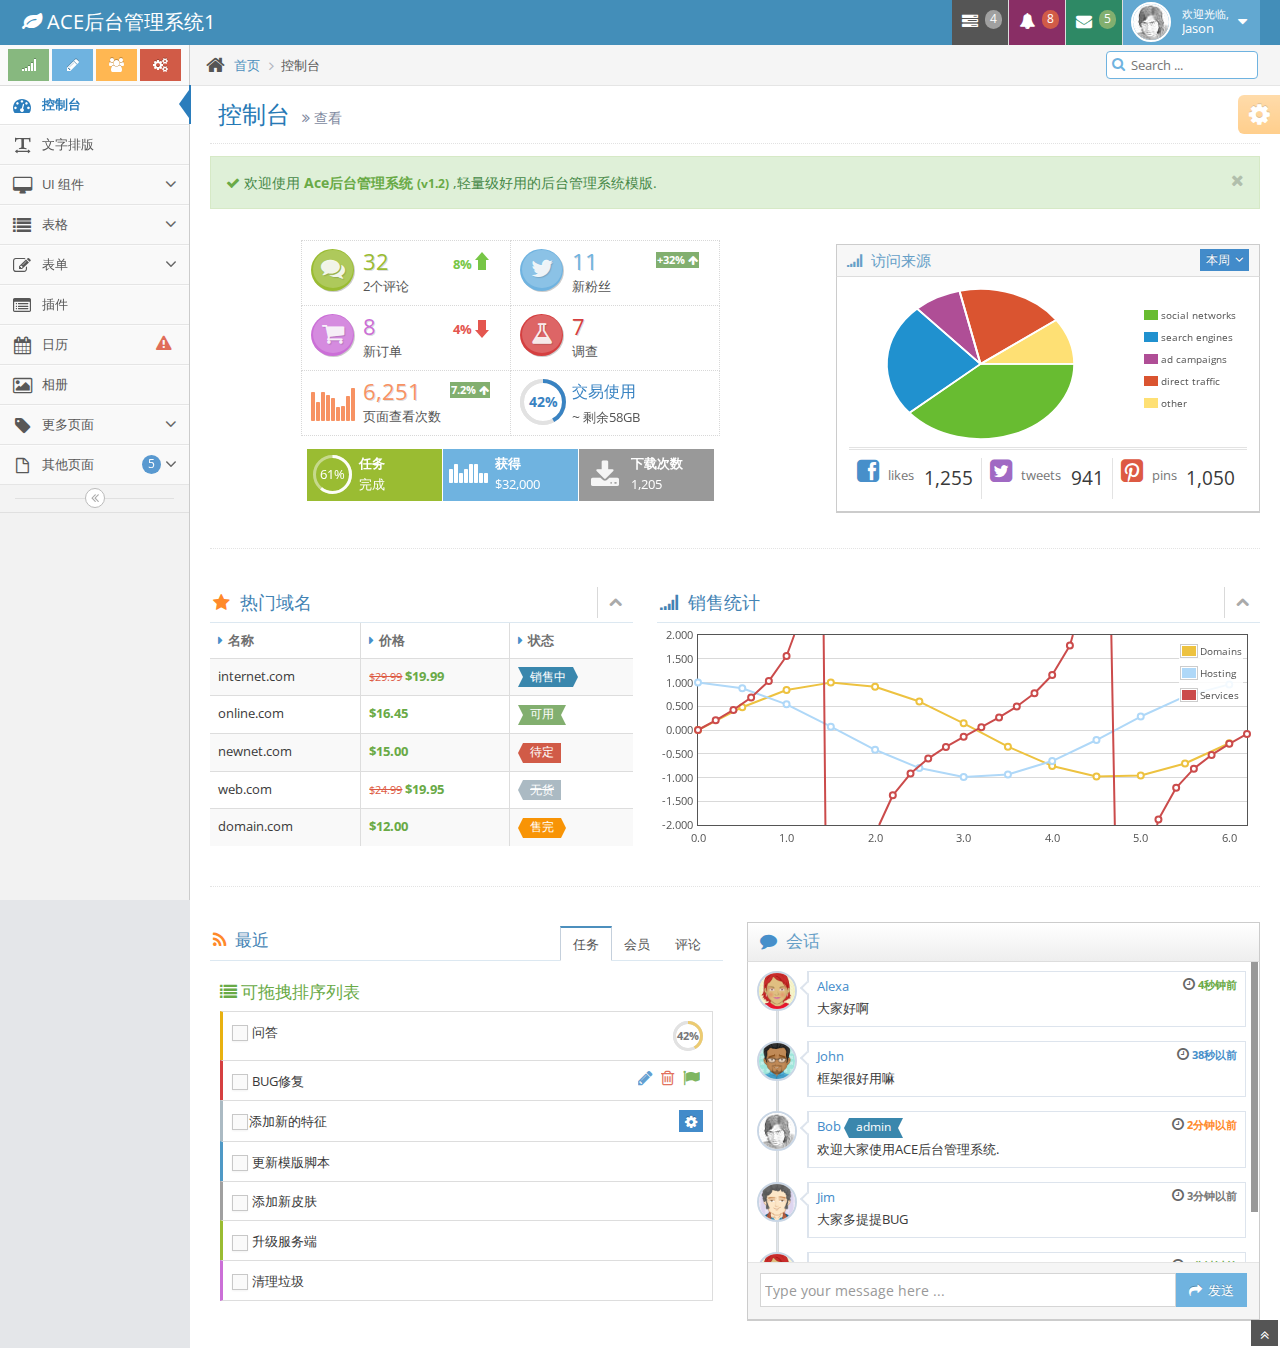
<file: src/main/webapp/index.html>
﻿<!DOCTYPE html>
<html lang="en">
	<head>
		<meta charset="utf-8" />
		<title>控制台 - Bootstrap后台管理系统模版Ace下载</title>
		<meta name="keywords" content="Bootstrap模版,Bootstrap模版下载,Bootstrap教程,Bootstrap中文" />
		<meta name="description" content="站长素材提供Bootstrap模版,Bootstrap教程,Bootstrap中文翻译等相关Bootstrap插件下载" />
		<meta name="viewport" content="width=device-width, initial-scale=1.0" />
		<!-- basic styles -->
		<link href="assets/css/bootstrap.min.css" rel="stylesheet" />
		<link rel="stylesheet" href="assets/css/font-awesome.min.css" />

		<!--[if IE 7]>
		  <link rel="stylesheet" href="assets/css/font-awesome-ie7.min.css" />
		<![endif]-->

		<!-- page specific plugin styles -->

		<!-- fonts -->

		<link rel="stylesheet" href="http://fonts.googleapis.com/css?family=Open+Sans:400,300" />

		<!-- ace styles -->

		<link rel="stylesheet" href="assets/css/ace.min.css" />
		<link rel="stylesheet" href="assets/css/ace-rtl.min.css" />
		<link rel="stylesheet" href="assets/css/ace-skins.min.css" />

		<!--[if lte IE 8]>
		  <link rel="stylesheet" href="assets/css/ace-ie.min.css" />
		<![endif]-->

		<!-- inline styles related to this page -->

		<!-- ace settings handler -->

		<script src="assets/js/ace-extra.min.js"></script>

		<!-- HTML5 shim and Respond.js IE8 support of HTML5 elements and media queries -->

		<!--[if lt IE 9]>
		<script src="assets/js/html5shiv.js"></script>
		<script src="assets/js/respond.min.js"></script>
		<![endif]-->
	</head>

	<body>
		<div class="navbar navbar-default" id="navbar">
			<script type="text/javascript">
				try{ace.settings.check('navbar' , 'fixed')}catch(e){}
			</script>

			<div class="navbar-container" id="navbar-container">
				<div class="navbar-header pull-left">
					<a href="#" class="navbar-brand">
						<small>
							<i class="icon-leaf"></i>
							ACE后台管理系统1
						</small>
					</a><!-- /.brand -->
				</div><!-- /.navbar-header -->

				<div class="navbar-header pull-right" role="navigation">
					<ul class="nav ace-nav">
						<li class="grey">
							<a data-toggle="dropdown" class="dropdown-toggle" href="#">
								<i class="icon-tasks"></i>
								<span class="badge badge-grey">4</span>
							</a>

							<ul class="pull-right dropdown-navbar dropdown-menu dropdown-caret dropdown-close">
								<li class="dropdown-header">
									<i class="icon-ok"></i>
									还有4个任务完成
								</li>

								<li>
									<a href="#">
										<div class="clearfix">
											<span class="pull-left">软件更新</span>
											<span class="pull-right">65%</span>
										</div>

										<div class="progress progress-mini ">
											<div style="width:65%" class="progress-bar "></div>
										</div>
									</a>
								</li>

								<li>
									<a href="#">
										<div class="clearfix">
											<span class="pull-left">硬件更新</span>
											<span class="pull-right">35%</span>
										</div>

										<div class="progress progress-mini ">
											<div style="width:35%" class="progress-bar progress-bar-danger"></div>
										</div>
									</a>
								</li>

								<li>
									<a href="#">
										<div class="clearfix">
											<span class="pull-left">单元测试</span>
											<span class="pull-right">15%</span>
										</div>

										<div class="progress progress-mini ">
											<div style="width:15%" class="progress-bar progress-bar-warning"></div>
										</div>
									</a>
								</li>

								<li>
									<a href="#">
										<div class="clearfix">
											<span class="pull-left">错误修复</span>
											<span class="pull-right">90%</span>
										</div>

										<div class="progress progress-mini progress-striped active">
											<div style="width:90%" class="progress-bar progress-bar-success"></div>
										</div>
									</a>
								</li>

								<li>
									<a href="#">
										查看任务详情
										<i class="icon-arrow-right"></i>
									</a>
								</li>
							</ul>
						</li>

						<li class="purple">
							<a data-toggle="dropdown" class="dropdown-toggle" href="#">
								<i class="icon-bell-alt icon-animated-bell"></i>
								<span class="badge badge-important">8</span>
							</a>

							<ul class="pull-right dropdown-navbar navbar-pink dropdown-menu dropdown-caret dropdown-close">
								<li class="dropdown-header">
									<i class="icon-warning-sign"></i>
									8条通知
								</li>

								<li>
									<a href="#">
										<div class="clearfix">
											<span class="pull-left">
												<i class="btn btn-xs no-hover btn-pink icon-comment"></i>
												新闻评论
											</span>
											<span class="pull-right badge badge-info">+12</span>
										</div>
									</a>
								</li>

								<li>
									<a href="#">
										<i class="btn btn-xs btn-primary icon-user"></i>
										切换为编辑登录..
									</a>
								</li>

								<li>
									<a href="#">
										<div class="clearfix">
											<span class="pull-left">
												<i class="btn btn-xs no-hover btn-success icon-shopping-cart"></i>
												新订单
											</span>
											<span class="pull-right badge badge-success">+8</span>
										</div>
									</a>
								</li>

								<li>
									<a href="#">
										<div class="clearfix">
											<span class="pull-left">
												<i class="btn btn-xs no-hover btn-info icon-twitter"></i>
												粉丝
											</span>
											<span class="pull-right badge badge-info">+11</span>
										</div>
									</a>
								</li>

								<li>
									<a href="#">
										查看所有通知
										<i class="icon-arrow-right"></i>
									</a>
								</li>
							</ul>
						</li>

						<li class="green">
							<a data-toggle="dropdown" class="dropdown-toggle" href="#">
								<i class="icon-envelope icon-animated-vertical"></i>
								<span class="badge badge-success">5</span>
							</a>

							<ul class="pull-right dropdown-navbar dropdown-menu dropdown-caret dropdown-close">
								<li class="dropdown-header">
									<i class="icon-envelope-alt"></i>
									5条消息
								</li>

								<li>
									<a href="#">
										<img src="assets/avatars/avatar.png" class="msg-photo" alt="Alex's Avatar" />
										<span class="msg-body">
											<span class="msg-title">
												<span class="blue">Alex:</span>
												不知道写啥 ...
											</span>

											<span class="msg-time">
												<i class="icon-time"></i>
												<span>1分钟以前</span>
											</span>
										</span>
									</a>
								</li>

								<li>
									<a href="#">
										<img src="assets/avatars/avatar3.png" class="msg-photo" alt="Susan's Avatar" />
										<span class="msg-body">
											<span class="msg-title">
												<span class="blue">Susan:</span>
												不知道翻译...
											</span>

											<span class="msg-time">
												<i class="icon-time"></i>
												<span>20分钟以前</span>
											</span>
										</span>
									</a>
								</li>

								<li>
									<a href="#">
										<img src="assets/avatars/avatar4.png" class="msg-photo" alt="Bob's Avatar" />
										<span class="msg-body">
											<span class="msg-title">
												<span class="blue">Bob:</span>
												到底是不是英文 ...
											</span>

											<span class="msg-time">
												<i class="icon-time"></i>
												<span>下午3:15</span>
											</span>
										</span>
									</a>
								</li>

								<li>
									<a href="inbox.html">
										查看所有消息
										<i class="icon-arrow-right"></i>
									</a>
								</li>
							</ul>
						</li>

						<li class="light-blue">
							<a data-toggle="dropdown" href="#" class="dropdown-toggle">
								<img class="nav-user-photo" src="assets/avatars/user.jpg" alt="Jason's Photo" />
								<span class="user-info">
									<small>欢迎光临,</small>
									Jason
								</span>

								<i class="icon-caret-down"></i>
							</a>

							<ul class="user-menu pull-right dropdown-menu dropdown-yellow dropdown-caret dropdown-close">
								<li>
									<a href="#">
										<i class="icon-cog"></i>
										设置
									</a>
								</li>

								<li>
									<a href="#">
										<i class="icon-user"></i>
										个人资料
									</a>
								</li>

								<li class="divider"></li>

								<li>
									<a href="#">
										<i class="icon-off"></i>
										退出
									</a>
								</li>
							</ul>
						</li>
					</ul><!-- /.ace-nav -->
				</div><!-- /.navbar-header -->
			</div><!-- /.container -->
		</div>

		<div class="main-container" id="main-container">
			<script type="text/javascript">
				try{ace.settings.check('main-container' , 'fixed')}catch(e){}
			</script>

			<div class="main-container-inner">
				<a class="menu-toggler" id="menu-toggler" href="#">
					<span class="menu-text"></span>
				</a>

				<div class="sidebar" id="sidebar">
					<script type="text/javascript">
						try{ace.settings.check('sidebar' , 'fixed')}catch(e){}
					</script>

					<div class="sidebar-shortcuts" id="sidebar-shortcuts">
						<div class="sidebar-shortcuts-large" id="sidebar-shortcuts-large">
							<button class="btn btn-success">
								<i class="icon-signal"></i>
							</button>

							<button class="btn btn-info">
								<i class="icon-pencil"></i>
							</button>

							<button class="btn btn-warning">
								<i class="icon-group"></i>
							</button>

							<button class="btn btn-danger">
								<i class="icon-cogs"></i>
							</button>
						</div>

						<div class="sidebar-shortcuts-mini" id="sidebar-shortcuts-mini">
							<span class="btn btn-success"></span>

							<span class="btn btn-info"></span>

							<span class="btn btn-warning"></span>

							<span class="btn btn-danger"></span>
						</div>
					</div><!-- #sidebar-shortcuts -->

					<ul class="nav nav-list">
						<li class="active">
							<a href="index.html">
								<i class="icon-dashboard"></i>
								<span class="menu-text"> 控制台 </span>
							</a>
						</li>

						<li>
							<a href="typography.html">
								<i class="icon-text-width"></i>
								<span class="menu-text"> 文字排版 </span>
							</a>
						</li>

						<li>
							<a href="#" class="dropdown-toggle">
								<i class="icon-desktop"></i>
								<span class="menu-text"> UI 组件 </span>

								<b class="arrow icon-angle-down"></b>
							</a>

							<ul class="submenu">
								<li>
									<a href="elements.html">
										<i class="icon-double-angle-right"></i>
										组件
									</a>
								</li>

								<li>
									<a href="buttons.html">
										<i class="icon-double-angle-right"></i>
										按钮 &amp; 图表
									</a>
								</li>

								<li>
									<a href="treeview.html">
										<i class="icon-double-angle-right"></i>
										树菜单
									</a>
								</li>

								<li>
									<a href="jquery-ui.html">
										<i class="icon-double-angle-right"></i>
										jQuery UI
									</a>
								</li>

								<li>
									<a href="nestable-list.html">
										<i class="icon-double-angle-right"></i>
										可拖拽列表
									</a>
								</li>

								<li>
									<a href="#" class="dropdown-toggle">
										<i class="icon-double-angle-right"></i>

										三级菜单
										<b class="arrow icon-angle-down"></b>
									</a>

									<ul class="submenu">
										<li>
											<a href="#">
												<i class="icon-leaf"></i>
												第一级
											</a>
										</li>

										<li>
											<a href="#" class="dropdown-toggle">
												<i class="icon-pencil"></i>

												第四级
												<b class="arrow icon-angle-down"></b>
											</a>

											<ul class="submenu">
												<li>
													<a href="#">
														<i class="icon-plus"></i>
														添加产品
													</a>
												</li>

												<li>
													<a href="#">
														<i class="icon-eye-open"></i>
														查看商品
													</a>
												</li>
											</ul>
										</li>
									</ul>
								</li>
							</ul>
						</li>

						<li>
							<a href="#" class="dropdown-toggle">
								<i class="icon-list"></i>
								<span class="menu-text"> 表格 </span>

								<b class="arrow icon-angle-down"></b>
							</a>

							<ul class="submenu">
								<li>
									<a href="tables.html">
										<i class="icon-double-angle-right"></i>
										简单 &amp; 动态
									</a>
								</li>

								<li>
									<a href="jqgrid.html">
										<i class="icon-double-angle-right"></i>
										jqGrid plugin
									</a>
								</li>
							</ul>
						</li>

						<li>
							<a href="#" class="dropdown-toggle">
								<i class="icon-edit"></i>
								<span class="menu-text"> 表单 </span>

								<b class="arrow icon-angle-down"></b>
							</a>

							<ul class="submenu">
								<li>
									<a href="form-elements.html">
										<i class="icon-double-angle-right"></i>
										表单组件
									</a>
								</li>

								<li>
									<a href="form-wizard.html">
										<i class="icon-double-angle-right"></i>
										向导提示 &amp; 验证
									</a>
								</li>

								<li>
									<a href="wysiwyg.html">
										<i class="icon-double-angle-right"></i>
										编辑器
									</a>
								</li>

								<li>
									<a href="dropzone.html">
										<i class="icon-double-angle-right"></i>
										文件上传
									</a>
								</li>
							</ul>
						</li>

						<li>
							<a href="widgets.html">
								<i class="icon-list-alt"></i>
								<span class="menu-text"> 插件 </span>
							</a>
						</li>

						<li>
							<a href="calendar.html">
								<i class="icon-calendar"></i>

								<span class="menu-text">
									日历
									<span class="badge badge-transparent tooltip-error" title="2&nbsp;Important&nbsp;Events">
										<i class="icon-warning-sign red bigger-130"></i>
									</span>
								</span>
							</a>
						</li>

						<li>
							<a href="gallery.html">
								<i class="icon-picture"></i>
								<span class="menu-text"> 相册 </span>
							</a>
						</li>

						<li>
							<a href="#" class="dropdown-toggle">
								<i class="icon-tag"></i>
								<span class="menu-text"> 更多页面 </span>

								<b class="arrow icon-angle-down"></b>
							</a>

							<ul class="submenu">
								<li>
									<a href="profile.html">
										<i class="icon-double-angle-right"></i>
										用户信息
									</a>
								</li>

								<li>
									<a href="inbox.html">
										<i class="icon-double-angle-right"></i>
										收件箱
									</a>
								</li>

								<li>
									<a href="pricing.html">
										<i class="icon-double-angle-right"></i>
										售价单
									</a>
								</li>

								<li>
									<a href="invoice.html">
										<i class="icon-double-angle-right"></i>
										购物车
									</a>
								</li>

								<li>
									<a href="timeline.html">
										<i class="icon-double-angle-right"></i>
										时间轴
									</a>
								</li>

								<li>
									<a href="login1.html">
										<i class="icon-double-angle-right"></i>
										登录 &amp; 注册
									</a>
								</li>
							</ul>
						</li>

						<li>
							<a href="#" class="dropdown-toggle">
								<i class="icon-file-alt"></i>

								<span class="menu-text">
									其他页面
									<span class="badge badge-primary ">5</span>
								</span>

								<b class="arrow icon-angle-down"></b>
							</a>

							<ul class="submenu">
								<li>
									<a href="faq.html">
										<i class="icon-double-angle-right"></i>
										帮助
									</a>
								</li>

								<li>
									<a href="error-404.html">
										<i class="icon-double-angle-right"></i>
										404错误页面
									</a>
								</li>

								<li>
									<a href="error-500.html">
										<i class="icon-double-angle-right"></i>
										500错误页面
									</a>
								</li>

								<li>
									<a href="grid.html">
										<i class="icon-double-angle-right"></i>
										网格
									</a>
								</li>

								<li>
									<a href="blank.html">
										<i class="icon-double-angle-right"></i>
										空白页面
									</a>
								</li>
							</ul>
						</li>
					</ul><!-- /.nav-list -->

					<div class="sidebar-collapse" id="sidebar-collapse">
						<i class="icon-double-angle-left" data-icon1="icon-double-angle-left" data-icon2="icon-double-angle-right"></i>
					</div>

					<script type="text/javascript">
						try{ace.settings.check('sidebar' , 'collapsed')}catch(e){}
					</script>
				</div>

				<div class="main-content">
					<div class="breadcrumbs" id="breadcrumbs">
						<script type="text/javascript">
							try{ace.settings.check('breadcrumbs' , 'fixed')}catch(e){}
						</script>

						<ul class="breadcrumb">
							<li>
								<i class="icon-home home-icon"></i>
								<a href="#">首页</a>
							</li>
							<li class="active">控制台</li>
						</ul><!-- .breadcrumb -->

						<div class="nav-search" id="nav-search">
							<form class="form-search">
								<span class="input-icon">
									<input type="text" placeholder="Search ..." class="nav-search-input" id="nav-search-input" autocomplete="off" />
									<i class="icon-search nav-search-icon"></i>
								</span>
							</form>
						</div><!-- #nav-search -->
					</div>

					<div class="page-content">
						<div class="page-header">
							<h1>
								控制台
								<small>
									<i class="icon-double-angle-right"></i>
									 查看
								</small>
							</h1>
						</div><!-- /.page-header -->

						<div class="row">
							<div class="col-xs-12">
								<!-- PAGE CONTENT BEGINS -->

								<div class="alert alert-block alert-success">
									<button type="button" class="close" data-dismiss="alert">
										<i class="icon-remove"></i>
									</button>

									<i class="icon-ok green"></i>

									欢迎使用
									<strong class="green">
										Ace后台管理系统
										<small>(v1.2)</small>
									</strong>
									,轻量级好用的后台管理系统模版.	
								</div>

								<div class="row">
									<div class="space-6"></div>

									<div class="col-sm-7 infobox-container">
										<div class="infobox infobox-green  ">
											<div class="infobox-icon">
												<i class="icon-comments"></i>
											</div>

											<div class="infobox-data">
												<span class="infobox-data-number">32</span>
												<div class="infobox-content">2个评论</div>
											</div>
											<div class="stat stat-success">8%</div>
										</div>

										<div class="infobox infobox-blue  ">
											<div class="infobox-icon">
												<i class="icon-twitter"></i>
											</div>

											<div class="infobox-data">
												<span class="infobox-data-number">11</span>
												<div class="infobox-content">新粉丝</div>
											</div>

											<div class="badge badge-success">
												+32%
												<i class="icon-arrow-up"></i>
											</div>
										</div>

										<div class="infobox infobox-pink  ">
											<div class="infobox-icon">
												<i class="icon-shopping-cart"></i>
											</div>

											<div class="infobox-data">
												<span class="infobox-data-number">8</span>
												<div class="infobox-content">新订单</div>
											</div>
											<div class="stat stat-important">4%</div>
										</div>

										<div class="infobox infobox-red  ">
											<div class="infobox-icon">
												<i class="icon-beaker"></i>
											</div>

											<div class="infobox-data">
												<span class="infobox-data-number">7</span>
												<div class="infobox-content">调查</div>
											</div>
										</div>

										<div class="infobox infobox-orange2  ">
											<div class="infobox-chart">
												<span class="sparkline" data-values="196,128,202,177,154,94,100,170,224"></span>
											</div>

											<div class="infobox-data">
												<span class="infobox-data-number">6,251</span>
												<div class="infobox-content">页面查看次数</div>
											</div>

											<div class="badge badge-success">
												7.2%
												<i class="icon-arrow-up"></i>
											</div>
										</div>

										<div class="infobox infobox-blue2  ">
											<div class="infobox-progress">
												<div class="easy-pie-chart percentage" data-percent="42" data-size="46">
													<span class="percent">42</span>%
												</div>
											</div>

											<div class="infobox-data">
												<span class="infobox-text">交易使用</span>

												<div class="infobox-content">
													<span class="bigger-110">~</span>
													剩余58GB
												</div>
											</div>
										</div>

										<div class="space-6"></div>

										<div class="infobox infobox-green infobox-small infobox-dark">
											<div class="infobox-progress">
												<div class="easy-pie-chart percentage" data-percent="61" data-size="39">
													<span class="percent">61</span>%
												</div>
											</div>

											<div class="infobox-data">
												<div class="infobox-content">任务</div>
												<div class="infobox-content">完成</div>
											</div>
										</div>

										<div class="infobox infobox-blue infobox-small infobox-dark">
											<div class="infobox-chart">
												<span class="sparkline" data-values="3,4,2,3,4,4,2,2"></span>
											</div>

											<div class="infobox-data">
												<div class="infobox-content">获得</div>
												<div class="infobox-content">$32,000</div>
											</div>
										</div>

										<div class="infobox infobox-grey infobox-small infobox-dark">
											<div class="infobox-icon">
												<i class="icon-download-alt"></i>
											</div>

											<div class="infobox-data">
												<div class="infobox-content">下载次数</div>
												<div class="infobox-content">1,205</div>
											</div>
										</div>
									</div>

									<div class="vspace-sm"></div>

									<div class="col-sm-5">
										<div class="widget-box">
											<div class="widget-header widget-header-flat widget-header-small">
												<h5>
													<i class="icon-signal"></i>
													访问来源
												</h5>

												<div class="widget-toolbar no-border">
													<button class="btn btn-minier btn-primary dropdown-toggle" data-toggle="dropdown">
														本周
														<i class="icon-angle-down icon-on-right bigger-110"></i>
													</button>

													<ul class="dropdown-menu pull-right dropdown-125 dropdown-lighter dropdown-caret">
														<li class="active">
															<a href="#" class="blue">
																<i class="icon-caret-right bigger-110">&nbsp;</i>
																本周
															</a>
														</li>

														<li>
															<a href="#">
																<i class="icon-caret-right bigger-110 invisible">&nbsp;</i>
																上周
															</a>
														</li>

														<li>
															<a href="#">
																<i class="icon-caret-right bigger-110 invisible">&nbsp;</i>
																本月
															</a>
														</li>

														<li>
															<a href="#">
																<i class="icon-caret-right bigger-110 invisible">&nbsp;</i>
																上月
															</a>
														</li>
													</ul>
												</div>
											</div>

											<div class="widget-body">
												<div class="widget-main">
													<div id="piechart-placeholder"></div>

													<div class="hr hr8 hr-double"></div>

													<div class="clearfix">
														<div class="grid3">
															<span class="grey">
																<i class="icon-facebook-sign icon-2x blue"></i>
																&nbsp; likes
															</span>
															<h4 class="bigger pull-right">1,255</h4>
														</div>

														<div class="grid3">
															<span class="grey">
																<i class="icon-twitter-sign icon-2x purple"></i>
																&nbsp; tweets
															</span>
															<h4 class="bigger pull-right">941</h4>
														</div>

														<div class="grid3">
															<span class="grey">
																<i class="icon-pinterest-sign icon-2x red"></i>
																&nbsp; pins
															</span>
															<h4 class="bigger pull-right">1,050</h4>
														</div>
													</div>
												</div><!-- /widget-main -->
											</div><!-- /widget-body -->
										</div><!-- /widget-box -->
									</div><!-- /span -->
								</div><!-- /row -->

								<div class="hr hr32 hr-dotted"></div>

								<div class="row">
									<div class="col-sm-5">
										<div class="widget-box transparent">
											<div class="widget-header widget-header-flat">
												<h4 class="lighter">
													<i class="icon-star orange"></i>
													热门域名
												</h4>

												<div class="widget-toolbar">
													<a href="#" data-action="collapse">
														<i class="icon-chevron-up"></i>
													</a>
												</div>
											</div>

											<div class="widget-body">
												<div class="widget-main no-padding">
													<table class="table table-bordered table-striped">
														<thead class="thin-border-bottom">
															<tr>
																<th>
																	<i class="icon-caret-right blue"></i>
																	名称
																</th>

																<th>
																	<i class="icon-caret-right blue"></i>
																	价格
																</th>

																<th class="hidden-480">
																	<i class="icon-caret-right blue"></i>
																	状态
																</th>
															</tr>
														</thead>

														<tbody>
															<tr>
																<td>internet.com</td>

																<td>
																	<small>
																		<s class="red">$29.99</s>
																	</small>
																	<b class="green">$19.99</b>
																</td>

																<td class="hidden-480">
																	<span class="label label-info arrowed-right arrowed-in">销售中</span>
																</td>
															</tr>

															<tr>
																<td>online.com</td>

																<td>
																	<small>
																		<s class="red"></s>
																	</small>
																	<b class="green">$16.45</b>
																</td>

																<td class="hidden-480">
																	<span class="label label-success arrowed-in arrowed-in-right">可用</span>
																</td>
															</tr>

															<tr>
																<td>newnet.com</td>

																<td>
																	<small>
																		<s class="red"></s>
																	</small>
																	<b class="green">$15.00</b>
																</td>

																<td class="hidden-480">
																	<span class="label label-danger arrowed">待定</span>
																</td>
															</tr>

															<tr>
																<td>web.com</td>

																<td>
																	<small>
																		<s class="red">$24.99</s>
																	</small>
																	<b class="green">$19.95</b>
																</td>

																<td class="hidden-480">
																	<span class="label arrowed">
																		<s>无货</s>
																	</span>
																</td>
															</tr>

															<tr>
																<td>domain.com</td>

																<td>
																	<small>
																		<s class="red"></s>
																	</small>
																	<b class="green">$12.00</b>
																</td>

																<td class="hidden-480">
																	<span class="label label-warning arrowed arrowed-right">售完</span>
																</td>
															</tr>
														</tbody>
													</table>
												</div><!-- /widget-main -->
											</div><!-- /widget-body -->
										</div><!-- /widget-box -->
									</div>

									<div class="col-sm-7">
										<div class="widget-box transparent">
											<div class="widget-header widget-header-flat">
												<h4 class="lighter">
													<i class="icon-signal"></i>
													销售统计
												</h4>

												<div class="widget-toolbar">
													<a href="#" data-action="collapse">
														<i class="icon-chevron-up"></i>
													</a>
												</div>
											</div>

											<div class="widget-body">
												<div class="widget-main padding-4">
													<div id="sales-charts"></div>
												</div><!-- /widget-main -->
											</div><!-- /widget-body -->
										</div><!-- /widget-box -->
									</div>
								</div>

								<div class="hr hr32 hr-dotted"></div>

								<div class="row">
									<div class="col-sm-6">
										<div class="widget-box transparent" id="recent-box">
											<div class="widget-header">
												<h4 class="lighter smaller">
													<i class="icon-rss orange"></i>
													最近
												</h4>

												<div class="widget-toolbar no-border">
													<ul class="nav nav-tabs" id="recent-tab">
														<li class="active">
															<a data-toggle="tab" href="#task-tab">任务</a>
														</li>

														<li>
															<a data-toggle="tab" href="#member-tab">会员</a>
														</li>

														<li>
															<a data-toggle="tab" href="#comment-tab">评论</a>
														</li>
													</ul>
												</div>
											</div>

											<div class="widget-body">
												<div class="widget-main padding-4">
													<div class="tab-content padding-8 overflow-visible">
														<div id="task-tab" class="tab-pane active">
															<h4 class="smaller lighter green">
																<i class="icon-list"></i>
																可拖拽排序列表
															</h4>

															<ul id="tasks" class="item-list">
																<li class="item-orange clearfix">
																	<label class="inline">
																		<input type="checkbox" class="ace" />
																		<span class="lbl"> 问答</span>
																	</label>

																	<div class="pull-right easy-pie-chart percentage" data-size="30" data-color="#ECCB71" data-percent="42">
																		<span class="percent">42</span>%
																	</div>
																</li>

																<li class="item-red clearfix">
																	<label class="inline">
																		<input type="checkbox" class="ace" />
																		<span class="lbl"> BUG修复</span>
																	</label>

																	<div class="pull-right action-buttons">
																		<a href="#" class="blue">
																			<i class="icon-pencil bigger-130"></i>
																		</a>

																		<span class="vbar"></span>

																		<a href="#" class="red">
																			<i class="icon-trash bigger-130"></i>
																		</a>

																		<span class="vbar"></span>

																		<a href="#" class="green">
																			<i class="icon-flag bigger-130"></i>
																		</a>
																	</div>
																</li>

																<li class="item-default clearfix">
																	<label class="inline">
																		<input type="checkbox" class="ace" />
																		<span class="lbl">添加新的特征</span>
																	</label>

																	<div class="inline pull-right position-relative dropdown-hover">
																		<button class="btn btn-minier bigger btn-primary">
																			<i class="icon-cog icon-only bigger-120"></i>
																		</button>

																		<ul class="dropdown-menu dropdown-only-icon dropdown-yellow dropdown-caret dropdown-close pull-right">
																			<li>
																				<a href="#" class="tooltip-success" data-rel="tooltip" title="Mark&nbsp;as&nbsp;done">
																					<span class="green">
																						<i class="icon-ok bigger-110"></i>
																					</span>
																				</a>
																			</li>

																			<li>
																				<a href="#" class="tooltip-error" data-rel="tooltip" title="Delete">
																					<span class="red">
																						<i class="icon-trash bigger-110"></i>
																					</span>
																				</a>
																			</li>
																		</ul>
																	</div>
																</li>

																<li class="item-blue clearfix">
																	<label class="inline">
																		<input type="checkbox" class="ace" />
																		<span class="lbl"> 更新模版脚本</span>
																	</label>
																</li>

																<li class="item-grey clearfix">
																	<label class="inline">
																		<input type="checkbox" class="ace" />
																		<span class="lbl"> 添加新皮肤</span>
																	</label>
																</li>

																<li class="item-green clearfix">
																	<label class="inline">
																		<input type="checkbox" class="ace" />
																		<span class="lbl"> 升级服务端</span>
																	</label>
																</li>

																<li class="item-pink clearfix">
																	<label class="inline">
																		<input type="checkbox" class="ace" />
																		<span class="lbl"> 清理垃圾</span>
																	</label>
																</li>
															</ul>
														</div>

														<div id="member-tab" class="tab-pane">
															<div class="clearfix">
																<div class="itemdiv memberdiv">
																	<div class="user">
																		<img alt="Bob Doe's avatar" src="assets/avatars/user.jpg" />
																	</div>

																	<div class="body">
																		<div class="name">
																			<a href="#">Bob Doe</a>
																		</div>

																		<div class="time">
																			<i class="icon-time"></i>
																			<span class="green">20 min</span>
																		</div>

																		<div>
																			<span class="label label-warning label-sm">pending</span>

																			<div class="inline position-relative">
																				<button class="btn btn-minier bigger btn-yellow btn-no-border dropdown-toggle" data-toggle="dropdown">
																					<i class="icon-angle-down icon-only bigger-120"></i>
																				</button>

																				<ul class="dropdown-menu dropdown-only-icon dropdown-yellow pull-right dropdown-caret dropdown-close">
																					<li>
																						<a href="#" class="tooltip-success" data-rel="tooltip" title="Approve">
																							<span class="green">
																								<i class="icon-ok bigger-110"></i>
																							</span>
																						</a>
																					</li>

																					<li>
																						<a href="#" class="tooltip-warning" data-rel="tooltip" title="Reject">
																							<span class="orange">
																								<i class="icon-remove bigger-110"></i>
																							</span>
																						</a>
																					</li>

																					<li>
																						<a href="#" class="tooltip-error" data-rel="tooltip" title="Delete">
																							<span class="red">
																								<i class="icon-trash bigger-110"></i>
																							</span>
																						</a>
																					</li>
																				</ul>
																			</div>
																		</div>
																	</div>
																</div>

																<div class="itemdiv memberdiv">
																	<div class="user">
																		<img alt="Joe Doe's avatar" src="assets/avatars/avatar2.png" />
																	</div>

																	<div class="body">
																		<div class="name">
																			<a href="#">Joe Doe</a>
																		</div>

																		<div class="time">
																			<i class="icon-time"></i>
																			<span class="green">1 hour</span>
																		</div>

																		<div>
																			<span class="label label-warning label-sm">pending</span>

																			<div class="inline position-relative">
																				<button class="btn btn-minier bigger btn-yellow btn-no-border dropdown-toggle" data-toggle="dropdown">
																					<i class="icon-angle-down icon-only bigger-120"></i>
																				</button>

																				<ul class="dropdown-menu dropdown-only-icon dropdown-yellow pull-right dropdown-caret dropdown-close">
																					<li>
																						<a href="#" class="tooltip-success" data-rel="tooltip" title="Approve">
																							<span class="green">
																								<i class="icon-ok bigger-110"></i>
																							</span>
																						</a>
																					</li>

																					<li>
																						<a href="#" class="tooltip-warning" data-rel="tooltip" title="Reject">
																							<span class="orange">
																								<i class="icon-remove bigger-110"></i>
																							</span>
																						</a>
																					</li>

																					<li>
																						<a href="#" class="tooltip-error" data-rel="tooltip" title="Delete">
																							<span class="red">
																								<i class="icon-trash bigger-110"></i>
																							</span>
																						</a>
																					</li>
																				</ul>
																			</div>
																		</div>
																	</div>
																</div>

																<div class="itemdiv memberdiv">
																	<div class="user">
																		<img alt="Jim Doe's avatar" src="assets/avatars/avatar.png" />
																	</div>

																	<div class="body">
																		<div class="name">
																			<a href="#">Jim Doe</a>
																		</div>

																		<div class="time">
																			<i class="icon-time"></i>
																			<span class="green">2 hour</span>
																		</div>

																		<div>
																			<span class="label label-warning label-sm">pending</span>

																			<div class="inline position-relative">
																				<button class="btn btn-minier bigger btn-yellow btn-no-border dropdown-toggle" data-toggle="dropdown">
																					<i class="icon-angle-down icon-only bigger-120"></i>
																				</button>

																				<ul class="dropdown-menu dropdown-only-icon dropdown-yellow pull-right dropdown-caret dropdown-close">
																					<li>
																						<a href="#" class="tooltip-success" data-rel="tooltip" title="Approve">
																							<span class="green">
																								<i class="icon-ok bigger-110"></i>
																							</span>
																						</a>
																					</li>

																					<li>
																						<a href="#" class="tooltip-warning" data-rel="tooltip" title="Reject">
																							<span class="orange">
																								<i class="icon-remove bigger-110"></i>
																							</span>
																						</a>
																					</li>

																					<li>
																						<a href="#" class="tooltip-error" data-rel="tooltip" title="Delete">
																							<span class="red">
																								<i class="icon-trash bigger-110"></i>
																							</span>
																						</a>
																					</li>
																				</ul>
																			</div>
																		</div>
																	</div>
																</div>

																<div class="itemdiv memberdiv">
																	<div class="user">
																		<img alt="Alex Doe's avatar" src="assets/avatars/avatar5.png" />
																	</div>

																	<div class="body">
																		<div class="name">
																			<a href="#">Alex Doe</a>
																		</div>

																		<div class="time">
																			<i class="icon-time"></i>
																			<span class="green">3 hour</span>
																		</div>

																		<div>
																			<span class="label label-danger label-sm">blocked</span>
																		</div>
																	</div>
																</div>

																<div class="itemdiv memberdiv">
																	<div class="user">
																		<img alt="Bob Doe's avatar" src="assets/avatars/avatar2.png" />
																	</div>

																	<div class="body">
																		<div class="name">
																			<a href="#">Bob Doe</a>
																		</div>

																		<div class="time">
																			<i class="icon-time"></i>
																			<span class="green">6 hour</span>
																		</div>

																		<div>
																			<span class="label label-success label-sm arrowed-in">approved</span>
																		</div>
																	</div>
																</div>

																<div class="itemdiv memberdiv">
																	<div class="user">
																		<img alt="Susan's avatar" src="assets/avatars/avatar3.png" />
																	</div>

																	<div class="body">
																		<div class="name">
																			<a href="#">Susan</a>
																		</div>

																		<div class="time">
																			<i class="icon-time"></i>
																			<span class="green">yesterday</span>
																		</div>

																		<div>
																			<span class="label label-success label-sm arrowed-in">approved</span>
																		</div>
																	</div>
																</div>

																<div class="itemdiv memberdiv">
																	<div class="user">
																		<img alt="Phil Doe's avatar" src="assets/avatars/avatar4.png" />
																	</div>

																	<div class="body">
																		<div class="name">
																			<a href="#">Phil Doe</a>
																		</div>

																		<div class="time">
																			<i class="icon-time"></i>
																			<span class="green">2 days ago</span>
																		</div>

																		<div>
																			<span class="label label-info label-sm arrowed-in arrowed-in-right">online</span>
																		</div>
																	</div>
																</div>

																<div class="itemdiv memberdiv">
																	<div class="user">
																		<img alt="Alexa Doe's avatar" src="assets/avatars/avatar1.png" />
																	</div>

																	<div class="body">
																		<div class="name">
																			<a href="#">Alexa Doe</a>
																		</div>

																		<div class="time">
																			<i class="icon-time"></i>
																			<span class="green">3天以前</span>
																		</div>

																		<div>
																			<span class="label label-success label-sm arrowed-in">approved</span>
																		</div>
																	</div>
																</div>
															</div>

															<div class="center">
																<i class="icon-group icon-2x green"></i>

																&nbsp;
																<a href="#">
																	查看所有会员 &nbsp;
																	<i class="icon-arrow-right"></i>
																</a>
															</div>

															<div class="hr hr-double hr8"></div>
														</div><!-- member-tab -->

														<div id="comment-tab" class="tab-pane">
															<div class="comments">
																<div class="itemdiv commentdiv">
																	<div class="user">
																		<img alt="Bob Doe's Avatar" src="assets/avatars/avatar.png" />
																	</div>

																	<div class="body">
																		<div class="name">
																			<a href="#">Bob Doe</a>
																		</div>

																		<div class="time">
																			<i class="icon-time"></i>
																			<span class="green">6 min</span>
																		</div>

																		<div class="text">
																			<i class="icon-quote-left"></i>
																			Lorem ipsum dolor sit amet, consectetur adipiscing elit. Quisque commodo massa sed ipsum porttitor facilisis &hellip;
																		</div>
																	</div>

																	<div class="tools">
																		<div class="inline position-relative">
																			<button class="btn btn-minier bigger btn-yellow dropdown-toggle" data-toggle="dropdown">
																				<i class="icon-angle-down icon-only bigger-120"></i>
																			</button>

																			<ul class="dropdown-menu dropdown-only-icon dropdown-yellow pull-right dropdown-caret dropdown-close">
																				<li>
																					<a href="#" class="tooltip-success" data-rel="tooltip" title="Approve">
																						<span class="green">
																							<i class="icon-ok bigger-110"></i>
																						</span>
																					</a>
																				</li>

																				<li>
																					<a href="#" class="tooltip-warning" data-rel="tooltip" title="Reject">
																						<span class="orange">
																							<i class="icon-remove bigger-110"></i>
																						</span>
																					</a>
																				</li>

																				<li>
																					<a href="#" class="tooltip-error" data-rel="tooltip" title="Delete">
																						<span class="red">
																							<i class="icon-trash bigger-110"></i>
																						</span>
																					</a>
																				</li>
																			</ul>
																		</div>
																	</div>
																</div>

																<div class="itemdiv commentdiv">
																	<div class="user">
																		<img alt="Jennifer's Avatar" src="assets/avatars/avatar1.png" />
																	</div>

																	<div class="body">
																		<div class="name">
																			<a href="#">Jennifer</a>
																		</div>

																		<div class="time">
																			<i class="icon-time"></i>
																			<span class="blue">15 min</span>
																		</div>

																		<div class="text">
																			<i class="icon-quote-left"></i>
																			Lorem ipsum dolor sit amet, consectetur adipiscing elit. Quisque commodo massa sed ipsum porttitor facilisis &hellip;
																		</div>
																	</div>

																	<div class="tools">
																		<div class="action-buttons bigger-125">
																			<a href="#">
																				<i class="icon-pencil blue"></i>
																			</a>

																			<a href="#">
																				<i class="icon-trash red"></i>
																			</a>
																		</div>
																	</div>
																</div>

																<div class="itemdiv commentdiv">
																	<div class="user">
																		<img alt="Joe's Avatar" src="assets/avatars/avatar2.png" />
																	</div>

																	<div class="body">
																		<div class="name">
																			<a href="#">Joe</a>
																		</div>

																		<div class="time">
																			<i class="icon-time"></i>
																			<span class="orange">22 min</span>
																		</div>

																		<div class="text">
																			<i class="icon-quote-left"></i>
																			Lorem ipsum dolor sit amet, consectetur adipiscing elit. Quisque commodo massa sed ipsum porttitor facilisis &hellip;
																		</div>
																	</div>

																	<div class="tools">
																		<div class="action-buttons bigger-125">
																			<a href="#">
																				<i class="icon-pencil blue"></i>
																			</a>

																			<a href="#">
																				<i class="icon-trash red"></i>
																			</a>
																		</div>
																	</div>
																</div>

																<div class="itemdiv commentdiv">
																	<div class="user">
																		<img alt="Rita's Avatar" src="assets/avatars/avatar3.png" />
																	</div>

																	<div class="body">
																		<div class="name">
																			<a href="#">Rita</a>
																		</div>

																		<div class="time">
																			<i class="icon-time"></i>
																			<span class="red">50 min</span>
																		</div>

																		<div class="text">
																			<i class="icon-quote-left"></i>
																			Lorem ipsum dolor sit amet, consectetur adipiscing elit. Quisque commodo massa sed ipsum porttitor facilisis &hellip;
																		</div>
																	</div>

																	<div class="tools">
																		<div class="action-buttons bigger-125">
																			<a href="#">
																				<i class="icon-pencil blue"></i>
																			</a>

																			<a href="#">
																				<i class="icon-trash red"></i>
																			</a>
																		</div>
																	</div>
																</div>
															</div>

															<div class="hr hr8"></div>

															<div class="center">
																<i class="icon-comments-alt icon-2x green"></i>

																&nbsp;
																<a href="#">
																	See all comments &nbsp;
																	<i class="icon-arrow-right"></i>
																</a>
															</div>

															<div class="hr hr-double hr8"></div>
														</div>
													</div>
												</div><!-- /widget-main -->
											</div><!-- /widget-body -->
										</div><!-- /widget-box -->
									</div><!-- /span -->

									<div class="col-sm-6">
										<div class="widget-box ">
											<div class="widget-header">
												<h4 class="lighter smaller">
													<i class="icon-comment blue"></i>
													会话
												</h4>
											</div>

											<div class="widget-body">
												<div class="widget-main no-padding">
													<div class="dialogs">
														<div class="itemdiv dialogdiv">
															<div class="user">
																<img alt="Alexa's Avatar" src="assets/avatars/avatar1.png" />
															</div>

															<div class="body">
																<div class="time">
																	<i class="icon-time"></i>
																	<span class="green">4秒钟前</span>
																</div>

																<div class="name">
																	<a href="#">Alexa</a>
																</div>
																<div class="text">大家好啊</div>

																<div class="tools">
																	<a href="#" class="btn btn-minier btn-info">
																		<i class="icon-only icon-share-alt"></i>
																	</a>
																</div>
															</div>
														</div>

														<div class="itemdiv dialogdiv">
															<div class="user">
																<img alt="John's Avatar" src="assets/avatars/avatar.png" />
															</div>

															<div class="body">
																<div class="time">
																	<i class="icon-time"></i>
																	<span class="blue">38秒以前</span>
																</div>

																<div class="name">
																	<a href="#">John</a>
																</div>
																<div class="text">框架很好用嘛</div>

																<div class="tools">
																	<a href="#" class="btn btn-minier btn-info">
																		<i class="icon-only icon-share-alt"></i>
																	</a>
																</div>
															</div>
														</div>

														<div class="itemdiv dialogdiv">
															<div class="user">
																<img alt="Bob's Avatar" src="assets/avatars/user.jpg" />
															</div>

															<div class="body">
																<div class="time">
																	<i class="icon-time"></i>
																	<span class="orange">2分钟以前</span>
																</div>

																<div class="name">
																	<a href="#">Bob</a>
																	<span class="label label-info arrowed arrowed-in-right">admin</span>
																</div>
																<div class="text">欢迎大家使用ACE后台管理系统.</div>

																<div class="tools">
																	<a href="#" class="btn btn-minier btn-info">
																		<i class="icon-only icon-share-alt"></i>
																	</a>
																</div>
															</div>
														</div>

														<div class="itemdiv dialogdiv">
															<div class="user">
																<img alt="Jim's Avatar" src="assets/avatars/avatar4.png" />
															</div>

															<div class="body">
																<div class="time">
																	<i class="icon-time"></i>
																	<span class="grey">3分钟以前</span>
																</div>

																<div class="name">
																	<a href="#">Jim</a>
																</div>
																<div class="text">大家多提提BUG</div>

																<div class="tools">
																	<a href="#" class="btn btn-minier btn-info">
																		<i class="icon-only icon-share-alt"></i>
																	</a>
																</div>
															</div>
														</div>

														<div class="itemdiv dialogdiv">
															<div class="user">
																<img alt="Alexa's Avatar" src="assets/avatars/avatar1.png" />
															</div>

															<div class="body">
																<div class="time">
																	<i class="icon-time"></i>
																	<span class="green">4分钟以前</span>
																</div>

																<div class="name">
																	<a href="#">Alexa</a>
																</div>
																<div class="text">继续支持ACE后台系统</div>

																<div class="tools">
																	<a href="#" class="btn btn-minier btn-info">
																		<i class="icon-only icon-share-alt"></i>
																	</a>
																</div>
															</div>
														</div>
													</div>

													<form>
														<div class="form-actions">
															<div class="input-group">
																<input placeholder="Type your message here ..." type="text" class="form-control" name="message" />
																<span class="input-group-btn">
																	<button class="btn btn-sm btn-info no-radius" type="button">
																		<i class="icon-share-alt"></i>
																		发送
																	</button>
																</span>
															</div>
														</div>
													</form>
												</div><!-- /widget-main -->
											</div><!-- /widget-body -->
										</div><!-- /widget-box -->
									</div><!-- /span -->
								</div><!-- /row -->

								<!-- PAGE CONTENT ENDS -->
							</div><!-- /.col -->
						</div><!-- /.row -->
					</div><!-- /.page-content -->
				</div><!-- /.main-content -->

				<div class="ace-settings-container" id="ace-settings-container">
					<div class="btn btn-app btn-xs btn-warning ace-settings-btn" id="ace-settings-btn">
						<i class="icon-cog bigger-150"></i>
					</div>

					<div class="ace-settings-box" id="ace-settings-box">
						<div>
							<div class="pull-left">
								<select id="skin-colorpicker" class="hide">
									<option data-skin="default" value="#438EB9">#438EB9</option>
									<option data-skin="skin-1" value="#222A2D">#222A2D</option>
									<option data-skin="skin-2" value="#C6487E">#C6487E</option>
									<option data-skin="skin-3" value="#D0D0D0">#D0D0D0</option>
								</select>
							</div>
							<span>&nbsp; 选择皮肤</span>
						</div>

						<div>
							<input type="checkbox" class="ace ace-checkbox-2" id="ace-settings-navbar" />
							<label class="lbl" for="ace-settings-navbar"> 固定导航条</label>
						</div>

						<div>
							<input type="checkbox" class="ace ace-checkbox-2" id="ace-settings-sidebar" />
							<label class="lbl" for="ace-settings-sidebar"> 固定滑动条</label>
						</div>

						<div>
							<input type="checkbox" class="ace ace-checkbox-2" id="ace-settings-breadcrumbs" />
							<label class="lbl" for="ace-settings-breadcrumbs">固定面包屑</label>
						</div>

						<div>
							<input type="checkbox" class="ace ace-checkbox-2" id="ace-settings-rtl" />
							<label class="lbl" for="ace-settings-rtl">切换到左边</label>
						</div>

						<div>
							<input type="checkbox" class="ace ace-checkbox-2" id="ace-settings-add-container" />
							<label class="lbl" for="ace-settings-add-container">
								切换窄屏
								<b></b>
							</label>
						</div>
					</div>
				</div><!-- /#ace-settings-container -->
			</div><!-- /.main-container-inner -->

			<a href="#" id="btn-scroll-up" class="btn-scroll-up btn btn-sm btn-inverse">
				<i class="icon-double-angle-up icon-only bigger-110"></i>
			</a>
		</div><!-- /.main-container -->

		<!-- basic scripts -->

		<!--[if !IE]> -->

		<script src="http://libs.baidu.com/jquery/2.1.4/jquery.min.js"></script>

		<!-- <![endif]-->

		<!--[if IE]>
<script src="http://ajax.googleapis.com/ajax/libs/jquery/1.10.2/jquery.min.js"></script>
<![endif]-->

		<!--[if !IE]> -->

		<script type="text/javascript">
			window.jQuery || document.write("<script src='assets/js/jquery-2.0.3.min.js'>"+"<"+"script>");
		</script>

		<!-- <![endif]-->

		<!--[if IE]>
<script type="text/javascript">
 window.jQuery || document.write("<script src='assets/js/jquery-1.10.2.min.js'>"+"<"+"script>");
</script>
<![endif]-->

		<script type="text/javascript">
			if("ontouchend" in document) document.write("<script src='assets/js/jquery.mobile.custom.min.js'>"+"<"+"script>");
		</script>
		<script src="assets/js/bootstrap.min.js"></script>
		<script src="assets/js/typeahead-bs2.min.js"></script>

		<!-- page specific plugin scripts -->

		<!--[if lte IE 8]>
		  <script src="assets/js/excanvas.min.js"></script>
		<![endif]-->

		<script src="assets/js/jquery-ui-1.10.3.custom.min.js"></script>
		<script src="assets/js/jquery.ui.touch-punch.min.js"></script>
		<script src="assets/js/jquery.slimscroll.min.js"></script>
		<script src="assets/js/jquery.easy-pie-chart.min.js"></script>
		<script src="assets/js/jquery.sparkline.min.js"></script>
		<script src="assets/js/flot/jquery.flot.min.js"></script>
		<script src="assets/js/flot/jquery.flot.pie.min.js"></script>
		<script src="assets/js/flot/jquery.flot.resize.min.js"></script>

		<!-- ace scripts -->

		<script src="assets/js/ace-elements.min.js"></script>
		<script src="assets/js/ace.min.js"></script>

		<!-- inline scripts related to this page -->

		<script type="text/javascript">
			jQuery(function($) {
				$('.easy-pie-chart.percentage').each(function(){
					var $box = $(this).closest('.infobox');
					var barColor = $(this).data('color') || (!$box.hasClass('infobox-dark') ? $box.css('color') : 'rgba(255,255,255,0.95)');
					var trackColor = barColor == 'rgba(255,255,255,0.95)' ? 'rgba(255,255,255,0.25)' : '#E2E2E2';
					var size = parseInt($(this).data('size')) || 50;
					$(this).easyPieChart({
						barColor: barColor,
						trackColor: trackColor,
						scaleColor: false,
						lineCap: 'butt',
						lineWidth: parseInt(size/10),
						animate: /msie\s*(8|7|6)/.test(navigator.userAgent.toLowerCase()) ? false : 1000,
						size: size
					});
				})
			
				$('.sparkline').each(function(){
					var $box = $(this).closest('.infobox');
					var barColor = !$box.hasClass('infobox-dark') ? $box.css('color') : '#FFF';
					$(this).sparkline('html', {tagValuesAttribute:'data-values', type: 'bar', barColor: barColor , chartRangeMin:$(this).data('min') || 0} );
				});
			
			
			
			
			  var placeholder = $('#piechart-placeholder').css({'width':'90%' , 'min-height':'150px'});
			  var data = [
				{ label: "social networks",  data: 38.7, color: "#68BC31"},
				{ label: "search engines",  data: 24.5, color: "#2091CF"},
				{ label: "ad campaigns",  data: 8.2, color: "#AF4E96"},
				{ label: "direct traffic",  data: 18.6, color: "#DA5430"},
				{ label: "other",  data: 10, color: "#FEE074"}
			  ]
			  function drawPieChart(placeholder, data, position) {
			 	  $.plot(placeholder, data, {
					series: {
						pie: {
							show: true,
							tilt:0.8,
							highlight: {
								opacity: 0.25
							},
							stroke: {
								color: '#fff',
								width: 2
							},
							startAngle: 2
						}
					},
					legend: {
						show: true,
						position: position || "ne", 
						labelBoxBorderColor: null,
						margin:[-30,15]
					}
					,
					grid: {
						hoverable: true,
						clickable: true
					}
				 })
			 }
			 drawPieChart(placeholder, data);
			
			 /**
			 we saved the drawing function and the data to redraw with different position later when switching to RTL mode dynamically
			 so that's not needed actually.
			 */
			 placeholder.data('chart', data);
			 placeholder.data('draw', drawPieChart);
			
			
			
			  var $tooltip = $("<div class='tooltip top in'><div class='tooltip-inner'></div></div>").hide().appendTo('body');
			  var previousPoint = null;
			
			  placeholder.on('plothover', function (event, pos, item) {
				if(item) {
					if (previousPoint != item.seriesIndex) {
						previousPoint = item.seriesIndex;
						var tip = item.series['label'] + " : " + item.series['percent']+'%';
						$tooltip.show().children(0).text(tip);
					}
					$tooltip.css({top:pos.pageY + 10, left:pos.pageX + 10});
				} else {
					$tooltip.hide();
					previousPoint = null;
				}
				
			 });
			
			
			
			
			
			
				var d1 = [];
				for (var i = 0; i < Math.PI * 2; i += 0.5) {
					d1.push([i, Math.sin(i)]);
				}
			
				var d2 = [];
				for (var i = 0; i < Math.PI * 2; i += 0.5) {
					d2.push([i, Math.cos(i)]);
				}
			
				var d3 = [];
				for (var i = 0; i < Math.PI * 2; i += 0.2) {
					d3.push([i, Math.tan(i)]);
				}
				
			
				var sales_charts = $('#sales-charts').css({'width':'100%' , 'height':'220px'});
				$.plot("#sales-charts", [
					{ label: "Domains", data: d1 },
					{ label: "Hosting", data: d2 },
					{ label: "Services", data: d3 }
				], {
					hoverable: true,
					shadowSize: 0,
					series: {
						lines: { show: true },
						points: { show: true }
					},
					xaxis: {
						tickLength: 0
					},
					yaxis: {
						ticks: 10,
						min: -2,
						max: 2,
						tickDecimals: 3
					},
					grid: {
						backgroundColor: { colors: [ "#fff", "#fff" ] },
						borderWidth: 1,
						borderColor:'#555'
					}
				});
			
			
				$('#recent-box [data-rel="tooltip"]').tooltip({placement: tooltip_placement});
				function tooltip_placement(context, source) {
					var $source = $(source);
					var $parent = $source.closest('.tab-content')
					var off1 = $parent.offset();
					var w1 = $parent.width();
			
					var off2 = $source.offset();
					var w2 = $source.width();
			
					if( parseInt(off2.left) < parseInt(off1.left) + parseInt(w1 / 2) ) return 'right';
					return 'left';
				}
			
			
				$('.dialogs,.comments').slimScroll({
					height: '300px'
			    });
				
				
				//Android's default browser somehow is confused when tapping on label which will lead to dragging the task
				//so disable dragging when clicking on label
				var agent = navigator.userAgent.toLowerCase();
				if("ontouchstart" in document && /applewebkit/.test(agent) && /android/.test(agent))
				  $('#tasks').on('touchstart', function(e){
					var li = $(e.target).closest('#tasks li');
					if(li.length == 0)return;
					var label = li.find('label.inline').get(0);
					if(label == e.target || $.contains(label, e.target)) e.stopImmediatePropagation() ;
				});
			
				$('#tasks').sortable({
					opacity:0.8,
					revert:true,
					forceHelperSize:true,
					placeholder: 'draggable-placeholder',
					forcePlaceholderSize:true,
					tolerance:'pointer',
					stop: function( event, ui ) {//just for Chrome!!!! so that dropdowns on items don't appear below other items after being moved
						$(ui.item).css('z-index', 'auto');
					}
					}
				);
				$('#tasks').disableSelection();
				$('#tasks input:checkbox').removeAttr('checked').on('click', function(){
					if(this.checked) $(this).closest('li').addClass('selected');
					else $(this).closest('li').removeClass('selected');
				});
				
			
			})
		</script>
	
</body>
</html>
</file>
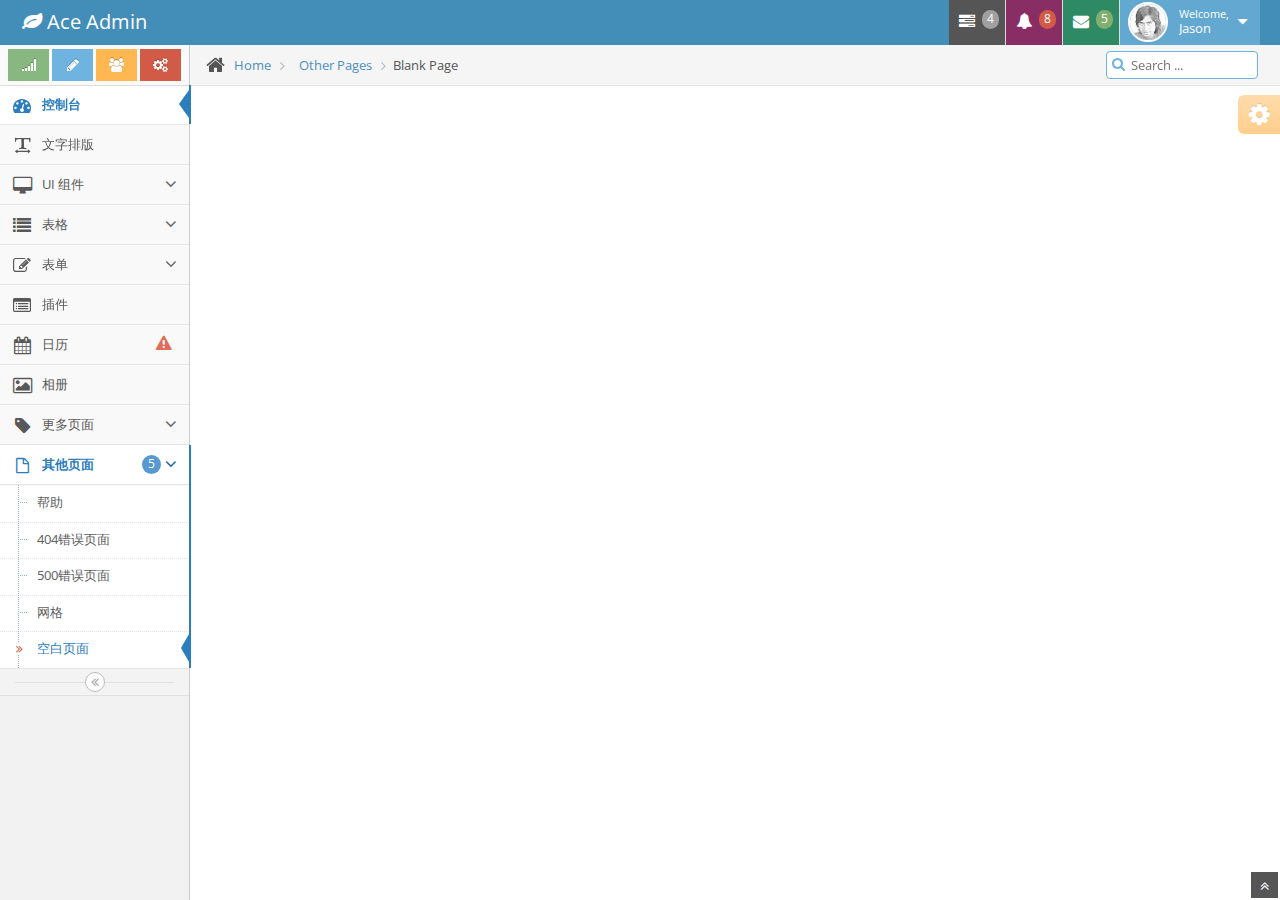
<file: src/main/webapp/blank.html>
<!DOCTYPE html>
<html lang="en">
	<head>
		<meta charset="utf-8" />
		<title>空白页 - Bootstrap后台管理系统模版Ace下载</title>
		<meta name="keywords" content="Bootstrap模版,Bootstrap模版下载,Bootstrap教程,Bootstrap中文" />
		<meta name="description" content="站长素材提供Bootstrap模版,Bootstrap教程,Bootstrap中文翻译等相关Bootstrap插件下载" />
		<meta name="viewport" content="width=device-width, initial-scale=1.0" />

		<!-- basic styles -->

		<link href="assets/css/bootstrap.min.css" rel="stylesheet" />
		<link rel="stylesheet" href="assets/css/font-awesome.min.css" />

		<!--[if IE 7]>
		  <link rel="stylesheet" href="assets/css/font-awesome-ie7.min.css" />
		<![endif]-->

		<!-- page specific plugin styles -->

		<!-- fonts -->

		<link rel="stylesheet" href="http://fonts.googleapis.com/css?family=Open+Sans:400,300" />

		<!-- ace styles -->

		<link rel="stylesheet" href="assets/css/ace.min.css" />
		<link rel="stylesheet" href="assets/css/ace-rtl.min.css" />
		<link rel="stylesheet" href="assets/css/ace-skins.min.css" />

		<!--[if lte IE 8]>
		  <link rel="stylesheet" href="assets/css/ace-ie.min.css" />
		<![endif]-->

		<!-- inline styles related to this page -->

		<!-- ace settings handler -->

		<script src="assets/js/ace-extra.min.js"></script>

		<!-- HTML5 shim and Respond.js IE8 support of HTML5 elements and media queries -->

		<!--[if lt IE 9]>
		<script src="assets/js/html5shiv.js"></script>
		<script src="assets/js/respond.min.js"></script>
		<![endif]-->
	</head>

	<body>
		<div class="navbar navbar-default" id="navbar">
			<script type="text/javascript">
				try{ace.settings.check('navbar' , 'fixed')}catch(e){}
			</script>

			<div class="navbar-container" id="navbar-container">
				<div class="navbar-header pull-left">
					<a href="#" class="navbar-brand">
						<small>
							<i class="icon-leaf"></i>
							Ace Admin
						</small>
					</a><!-- /.brand -->
				</div><!-- /.navbar-header -->

				<div class="navbar-header pull-right" role="navigation">
					<ul class="nav ace-nav">
						<li class="grey">
							<a data-toggle="dropdown" class="dropdown-toggle" href="#">
								<i class="icon-tasks"></i>
								<span class="badge badge-grey">4</span>
							</a>

							<ul class="pull-right dropdown-navbar dropdown-menu dropdown-caret dropdown-close">
								<li class="dropdown-header">
									<i class="icon-ok"></i>
									4 Tasks to complete
								</li>

								<li>
									<a href="#">
										<div class="clearfix">
											<span class="pull-left">Software Update</span>
											<span class="pull-right">65%</span>
										</div>

										<div class="progress progress-mini ">
											<div style="width:65%" class="progress-bar "></div>
										</div>
									</a>
								</li>

								<li>
									<a href="#">
										<div class="clearfix">
											<span class="pull-left">Hardware Upgrade</span>
											<span class="pull-right">35%</span>
										</div>

										<div class="progress progress-mini ">
											<div style="width:35%" class="progress-bar progress-bar-danger"></div>
										</div>
									</a>
								</li>

								<li>
									<a href="#">
										<div class="clearfix">
											<span class="pull-left">Unit Testing</span>
											<span class="pull-right">15%</span>
										</div>

										<div class="progress progress-mini ">
											<div style="width:15%" class="progress-bar progress-bar-warning"></div>
										</div>
									</a>
								</li>

								<li>
									<a href="#">
										<div class="clearfix">
											<span class="pull-left">Bug Fixes</span>
											<span class="pull-right">90%</span>
										</div>

										<div class="progress progress-mini progress-striped active">
											<div style="width:90%" class="progress-bar progress-bar-success"></div>
										</div>
									</a>
								</li>

								<li>
									<a href="#">
										See tasks with details
										<i class="icon-arrow-right"></i>
									</a>
								</li>
							</ul>
						</li>

						<li class="purple">
							<a data-toggle="dropdown" class="dropdown-toggle" href="#">
								<i class="icon-bell-alt icon-animated-bell"></i>
								<span class="badge badge-important">8</span>
							</a>

							<ul class="pull-right dropdown-navbar navbar-pink dropdown-menu dropdown-caret dropdown-close">
								<li class="dropdown-header">
									<i class="icon-warning-sign"></i>
									8 Notifications
								</li>

								<li>
									<a href="#">
										<div class="clearfix">
											<span class="pull-left">
												<i class="btn btn-xs no-hover btn-pink icon-comment"></i>
												New Comments
											</span>
											<span class="pull-right badge badge-info">+12</span>
										</div>
									</a>
								</li>

								<li>
									<a href="#">
										<i class="btn btn-xs btn-primary icon-user"></i>
										Bob just signed up as an editor ...
									</a>
								</li>

								<li>
									<a href="#">
										<div class="clearfix">
											<span class="pull-left">
												<i class="btn btn-xs no-hover btn-success icon-shopping-cart"></i>
												New Orders
											</span>
											<span class="pull-right badge badge-success">+8</span>
										</div>
									</a>
								</li>

								<li>
									<a href="#">
										<div class="clearfix">
											<span class="pull-left">
												<i class="btn btn-xs no-hover btn-info icon-twitter"></i>
												Followers
											</span>
											<span class="pull-right badge badge-info">+11</span>
										</div>
									</a>
								</li>

								<li>
									<a href="#">
										See all notifications
										<i class="icon-arrow-right"></i>
									</a>
								</li>
							</ul>
						</li>

						<li class="green">
							<a data-toggle="dropdown" class="dropdown-toggle" href="#">
								<i class="icon-envelope icon-animated-vertical"></i>
								<span class="badge badge-success">5</span>
							</a>

							<ul class="pull-right dropdown-navbar dropdown-menu dropdown-caret dropdown-close">
								<li class="dropdown-header">
									<i class="icon-envelope-alt"></i>
									5 Messages
								</li>

								<li>
									<a href="#">
										<img src="assets/avatars/avatar.png" class="msg-photo" alt="Alex's Avatar" />
										<span class="msg-body">
											<span class="msg-title">
												<span class="blue">Alex:</span>
												Ciao sociis natoque penatibus et auctor ...
											</span>

											<span class="msg-time">
												<i class="icon-time"></i>
												<span>a moment ago</span>
											</span>
										</span>
									</a>
								</li>

								<li>
									<a href="#">
										<img src="assets/avatars/avatar3.png" class="msg-photo" alt="Susan's Avatar" />
										<span class="msg-body">
											<span class="msg-title">
												<span class="blue">Susan:</span>
												Vestibulum id ligula porta felis euismod ...
											</span>

											<span class="msg-time">
												<i class="icon-time"></i>
												<span>20 minutes ago</span>
											</span>
										</span>
									</a>
								</li>

								<li>
									<a href="#">
										<img src="assets/avatars/avatar4.png" class="msg-photo" alt="Bob's Avatar" />
										<span class="msg-body">
											<span class="msg-title">
												<span class="blue">Bob:</span>
												Nullam quis risus eget urna mollis ornare ...
											</span>

											<span class="msg-time">
												<i class="icon-time"></i>
												<span>3:15 pm</span>
											</span>
										</span>
									</a>
								</li>

								<li>
									<a href="inbox.html">
										See all messages
										<i class="icon-arrow-right"></i>
									</a>
								</li>
							</ul>
						</li>

						<li class="light-blue">
							<a data-toggle="dropdown" href="#" class="dropdown-toggle">
								<img class="nav-user-photo" src="assets/avatars/user.jpg" alt="Jason's Photo" />
								<span class="user-info">
									<small>Welcome,</small>
									Jason
								</span>

								<i class="icon-caret-down"></i>
							</a>

							<ul class="user-menu pull-right dropdown-menu dropdown-yellow dropdown-caret dropdown-close">
								<li>
									<a href="#">
										<i class="icon-cog"></i>
										Settings
									</a>
								</li>

								<li>
									<a href="#">
										<i class="icon-user"></i>
										Profile
									</a>
								</li>

								<li class="divider"></li>

								<li>
									<a href="#">
										<i class="icon-off"></i>
										Logout
									</a>
								</li>
							</ul>
						</li>
					</ul><!-- /.ace-nav -->
				</div><!-- /.navbar-header -->
			</div><!-- /.container -->
		</div>

		<div class="main-container" id="main-container">
			<script type="text/javascript">
				try{ace.settings.check('main-container' , 'fixed')}catch(e){}
			</script>

			<div class="main-container-inner">
				<a class="menu-toggler" id="menu-toggler" href="#">
					<span class="menu-text"></span>
				</a>

				<div class="sidebar" id="sidebar">
					<script type="text/javascript">
						try{ace.settings.check('sidebar' , 'fixed')}catch(e){}
					</script>

					<div class="sidebar-shortcuts" id="sidebar-shortcuts">
						<div class="sidebar-shortcuts-large" id="sidebar-shortcuts-large">
							<button class="btn btn-success">
								<i class="icon-signal"></i>
							</button>

							<button class="btn btn-info">
								<i class="icon-pencil"></i>
							</button>

							<button class="btn btn-warning">
								<i class="icon-group"></i>
							</button>

							<button class="btn btn-danger">
								<i class="icon-cogs"></i>
							</button>
						</div>

						<div class="sidebar-shortcuts-mini" id="sidebar-shortcuts-mini">
							<span class="btn btn-success"></span>

							<span class="btn btn-info"></span>

							<span class="btn btn-warning"></span>

							<span class="btn btn-danger"></span>
						</div>
					</div><!-- #sidebar-shortcuts -->

					<ul class="nav nav-list">
						<li class="active">
							<a href="index.html">
								<i class="icon-dashboard"></i>
								<span class="menu-text"> 控制台 </span>
							</a>
						</li>

						<li>
							<a href="typography.html">
								<i class="icon-text-width"></i>
								<span class="menu-text"> 文字排版 </span>
							</a>
						</li>

						<li>
							<a href="#" class="dropdown-toggle">
								<i class="icon-desktop"></i>
								<span class="menu-text"> UI 组件 </span>

								<b class="arrow icon-angle-down"></b>
							</a>

							<ul class="submenu">
								<li>
									<a href="elements.html">
										<i class="icon-double-angle-right"></i>
										组件
									</a>
								</li>

								<li>
									<a href="buttons.html">
										<i class="icon-double-angle-right"></i>
										按钮 &amp; 图表
									</a>
								</li>

								<li>
									<a href="treeview.html">
										<i class="icon-double-angle-right"></i>
										树菜单
									</a>
								</li>

								<li>
									<a href="jquery-ui.html">
										<i class="icon-double-angle-right"></i>
										jQuery UI
									</a>
								</li>

								<li>
									<a href="nestable-list.html">
										<i class="icon-double-angle-right"></i>
										可拖拽列表
									</a>
								</li>

								<li>
									<a href="#" class="dropdown-toggle">
										<i class="icon-double-angle-right"></i>

										三级菜单
										<b class="arrow icon-angle-down"></b>
									</a>

									<ul class="submenu">
										<li>
											<a href="#">
												<i class="icon-leaf"></i>
												第一级
											</a>
										</li>

										<li>
											<a href="#" class="dropdown-toggle">
												<i class="icon-pencil"></i>

												第四级
												<b class="arrow icon-angle-down"></b>
											</a>

											<ul class="submenu">
												<li>
													<a href="#">
														<i class="icon-plus"></i>
														添加产品
													</a>
												</li>

												<li>
													<a href="#">
														<i class="icon-eye-open"></i>
														查看商品
													</a>
												</li>
											</ul>
										</li>
									</ul>
								</li>
							</ul>
						</li>

						<li>
							<a href="#" class="dropdown-toggle">
								<i class="icon-list"></i>
								<span class="menu-text"> 表格 </span>

								<b class="arrow icon-angle-down"></b>
							</a>

							<ul class="submenu">
								<li>
									<a href="tables.html">
										<i class="icon-double-angle-right"></i>
										简单 &amp; 动态
									</a>
								</li>

								<li>
									<a href="jqgrid.html">
										<i class="icon-double-angle-right"></i>
										jqGrid plugin
									</a>
								</li>
							</ul>
						</li>

						<li>
							<a href="#" class="dropdown-toggle">
								<i class="icon-edit"></i>
								<span class="menu-text"> 表单 </span>

								<b class="arrow icon-angle-down"></b>
							</a>

							<ul class="submenu">
								<li>
									<a href="form-elements.html">
										<i class="icon-double-angle-right"></i>
										表单组件
									</a>
								</li>

								<li>
									<a href="form-wizard.html">
										<i class="icon-double-angle-right"></i>
										向导提示 &amp; 验证
									</a>
								</li>

								<li>
									<a href="wysiwyg.html">
										<i class="icon-double-angle-right"></i>
										编辑器
									</a>
								</li>

								<li>
									<a href="dropzone.html">
										<i class="icon-double-angle-right"></i>
										文件上传
									</a>
								</li>
							</ul>
						</li>

						<li>
							<a href="widgets.html">
								<i class="icon-list-alt"></i>
								<span class="menu-text"> 插件 </span>
							</a>
						</li>

						<li>
							<a href="calendar.html">
								<i class="icon-calendar"></i>

								<span class="menu-text">
									日历
									<span class="badge badge-transparent tooltip-error" title="2&nbsp;Important&nbsp;Events">
										<i class="icon-warning-sign red bigger-130"></i>
									</span>
								</span>
							</a>
						</li>

						<li>
							<a href="gallery.html">
								<i class="icon-picture"></i>
								<span class="menu-text"> 相册 </span>
							</a>
						</li>

						<li>
							<a href="#" class="dropdown-toggle">
								<i class="icon-tag"></i>
								<span class="menu-text"> 更多页面 </span>

								<b class="arrow icon-angle-down"></b>
							</a>

							<ul class="submenu">
								<li>
									<a href="profile.html">
										<i class="icon-double-angle-right"></i>
										用户信息
									</a>
								</li>

								<li>
									<a href="inbox.html">
										<i class="icon-double-angle-right"></i>
										收件箱
									</a>
								</li>

								<li>
									<a href="pricing.html">
										<i class="icon-double-angle-right"></i>
										售价单
									</a>
								</li>

								<li>
									<a href="invoice.html">
										<i class="icon-double-angle-right"></i>
										购物车
									</a>
								</li>

								<li>
									<a href="timeline.html">
										<i class="icon-double-angle-right"></i>
										时间轴
									</a>
								</li>

								<li>
									<a href="login1.html">
										<i class="icon-double-angle-right"></i>
										登录 &amp; 注册
									</a>
								</li>
							</ul>
						</li>

						<li class="active open">
							<a href="#" class="dropdown-toggle">
								<i class="icon-file-alt"></i>

								<span class="menu-text">
									其他页面
									<span class="badge badge-primary ">5</span>
								</span>

								<b class="arrow icon-angle-down"></b>
							</a>

							<ul class="submenu">
								<li>
									<a href="faq.html">
										<i class="icon-double-angle-right"></i>
										帮助
									</a>
								</li>

								<li>
									<a href="error-404.html">
										<i class="icon-double-angle-right"></i>
										404错误页面
									</a>
								</li>

								<li>
									<a href="error-500.html">
										<i class="icon-double-angle-right"></i>
										500错误页面
									</a>
								</li>

								<li>
									<a href="grid.html">
										<i class="icon-double-angle-right"></i>
										网格
									</a>
								</li>

								<li class="active">
									<a href="blank.html">
										<i class="icon-double-angle-right"></i>
										空白页面
									</a>
								</li>
							</ul>
						</li>
					</ul><!-- /.nav-list -->

					<div class="sidebar-collapse" id="sidebar-collapse">
						<i class="icon-double-angle-left" data-icon1="icon-double-angle-left" data-icon2="icon-double-angle-right"></i>
					</div>

					<script type="text/javascript">
						try{ace.settings.check('sidebar' , 'collapsed')}catch(e){}
					</script>
				</div>

				<div class="main-content">
					<div class="breadcrumbs" id="breadcrumbs">
						<script type="text/javascript">
							try{ace.settings.check('breadcrumbs' , 'fixed')}catch(e){}
						</script>

						<ul class="breadcrumb">
							<li>
								<i class="icon-home home-icon"></i>
								<a href="#">Home</a>
							</li>

							<li>
								<a href="#">Other Pages</a>
							</li>
							<li class="active">Blank Page</li>
						</ul><!-- .breadcrumb -->

						<div class="nav-search" id="nav-search">
							<form class="form-search">
								<span class="input-icon">
									<input type="text" placeholder="Search ..." class="nav-search-input" id="nav-search-input" autocomplete="off" />
									<i class="icon-search nav-search-icon"></i>
								</span>
							</form>
						</div><!-- #nav-search -->
					</div>

					<div class="page-content">
						<div class="row">
							<div class="col-xs-12">
								<!-- PAGE CONTENT BEGINS -->

								<!-- PAGE CONTENT ENDS -->
							</div><!-- /.col -->
						</div><!-- /.row -->
					</div><!-- /.page-content -->
				</div><!-- /.main-content -->

				<div class="ace-settings-container" id="ace-settings-container">
					<div class="btn btn-app btn-xs btn-warning ace-settings-btn" id="ace-settings-btn">
						<i class="icon-cog bigger-150"></i>
					</div>

					<div class="ace-settings-box" id="ace-settings-box">
						<div>
							<div class="pull-left">
								<select id="skin-colorpicker" class="hide">
									<option data-skin="default" value="#438EB9">#438EB9</option>
									<option data-skin="skin-1" value="#222A2D">#222A2D</option>
									<option data-skin="skin-2" value="#C6487E">#C6487E</option>
									<option data-skin="skin-3" value="#D0D0D0">#D0D0D0</option>
								</select>
							</div>
							<span>&nbsp; Choose Skin</span>
						</div>

						<div>
							<input type="checkbox" class="ace ace-checkbox-2" id="ace-settings-navbar" />
							<label class="lbl" for="ace-settings-navbar"> Fixed Navbar</label>
						</div>

						<div>
							<input type="checkbox" class="ace ace-checkbox-2" id="ace-settings-sidebar" />
							<label class="lbl" for="ace-settings-sidebar"> Fixed Sidebar</label>
						</div>

						<div>
							<input type="checkbox" class="ace ace-checkbox-2" id="ace-settings-breadcrumbs" />
							<label class="lbl" for="ace-settings-breadcrumbs"> Fixed Breadcrumbs</label>
						</div>

						<div>
							<input type="checkbox" class="ace ace-checkbox-2" id="ace-settings-rtl" />
							<label class="lbl" for="ace-settings-rtl"> Right To Left (rtl)</label>
						</div>

						<div>
							<input type="checkbox" class="ace ace-checkbox-2" id="ace-settings-add-container" />
							<label class="lbl" for="ace-settings-add-container">
								Inside
								<b>.container</b>
							</label>
						</div>
					</div>
				</div><!-- /#ace-settings-container -->
			</div><!-- /.main-container-inner -->

			<a href="#" id="btn-scroll-up" class="btn-scroll-up btn btn-sm btn-inverse">
				<i class="icon-double-angle-up icon-only bigger-110"></i>
			</a>
		</div><!-- /.main-container -->

		<!-- basic scripts -->

		<!--[if !IE]> -->

		<script src="http://libs.baidu.com/jquery/2.1.4/jquery.min.js"></script>

		<!-- <![endif]-->

		<!--[if IE]>
<script src="http://ajax.googleapis.com/ajax/libs/jquery/1.10.2/jquery.min.js"></script>
<![endif]-->

		<!--[if !IE]> -->

		<script type="text/javascript">
			window.jQuery || document.write("<script src='assets/js/jquery-2.0.3.min.js'>"+"<"+"/script>");
		</script>

		<!-- <![endif]-->

		<!--[if IE]>
<script type="text/javascript">
 window.jQuery || document.write("<script src='assets/js/jquery-1.10.2.min.js'>"+"<"+"/script>");
</script>
<![endif]-->

		<script type="text/javascript">
			if("ontouchend" in document) document.write("<script src='assets/js/jquery.mobile.custom.min.js'>"+"<"+"/script>");
		</script>
		<script src="assets/js/bootstrap.min.js"></script>
		<script src="assets/js/typeahead-bs2.min.js"></script>

		<!-- page specific plugin scripts -->

		<!-- ace scripts -->

		<script src="assets/js/ace-elements.min.js"></script>
		<script src="assets/js/ace.min.js"></script>

		<!-- inline scripts related to this page -->
	
</body>
</html>
</file>
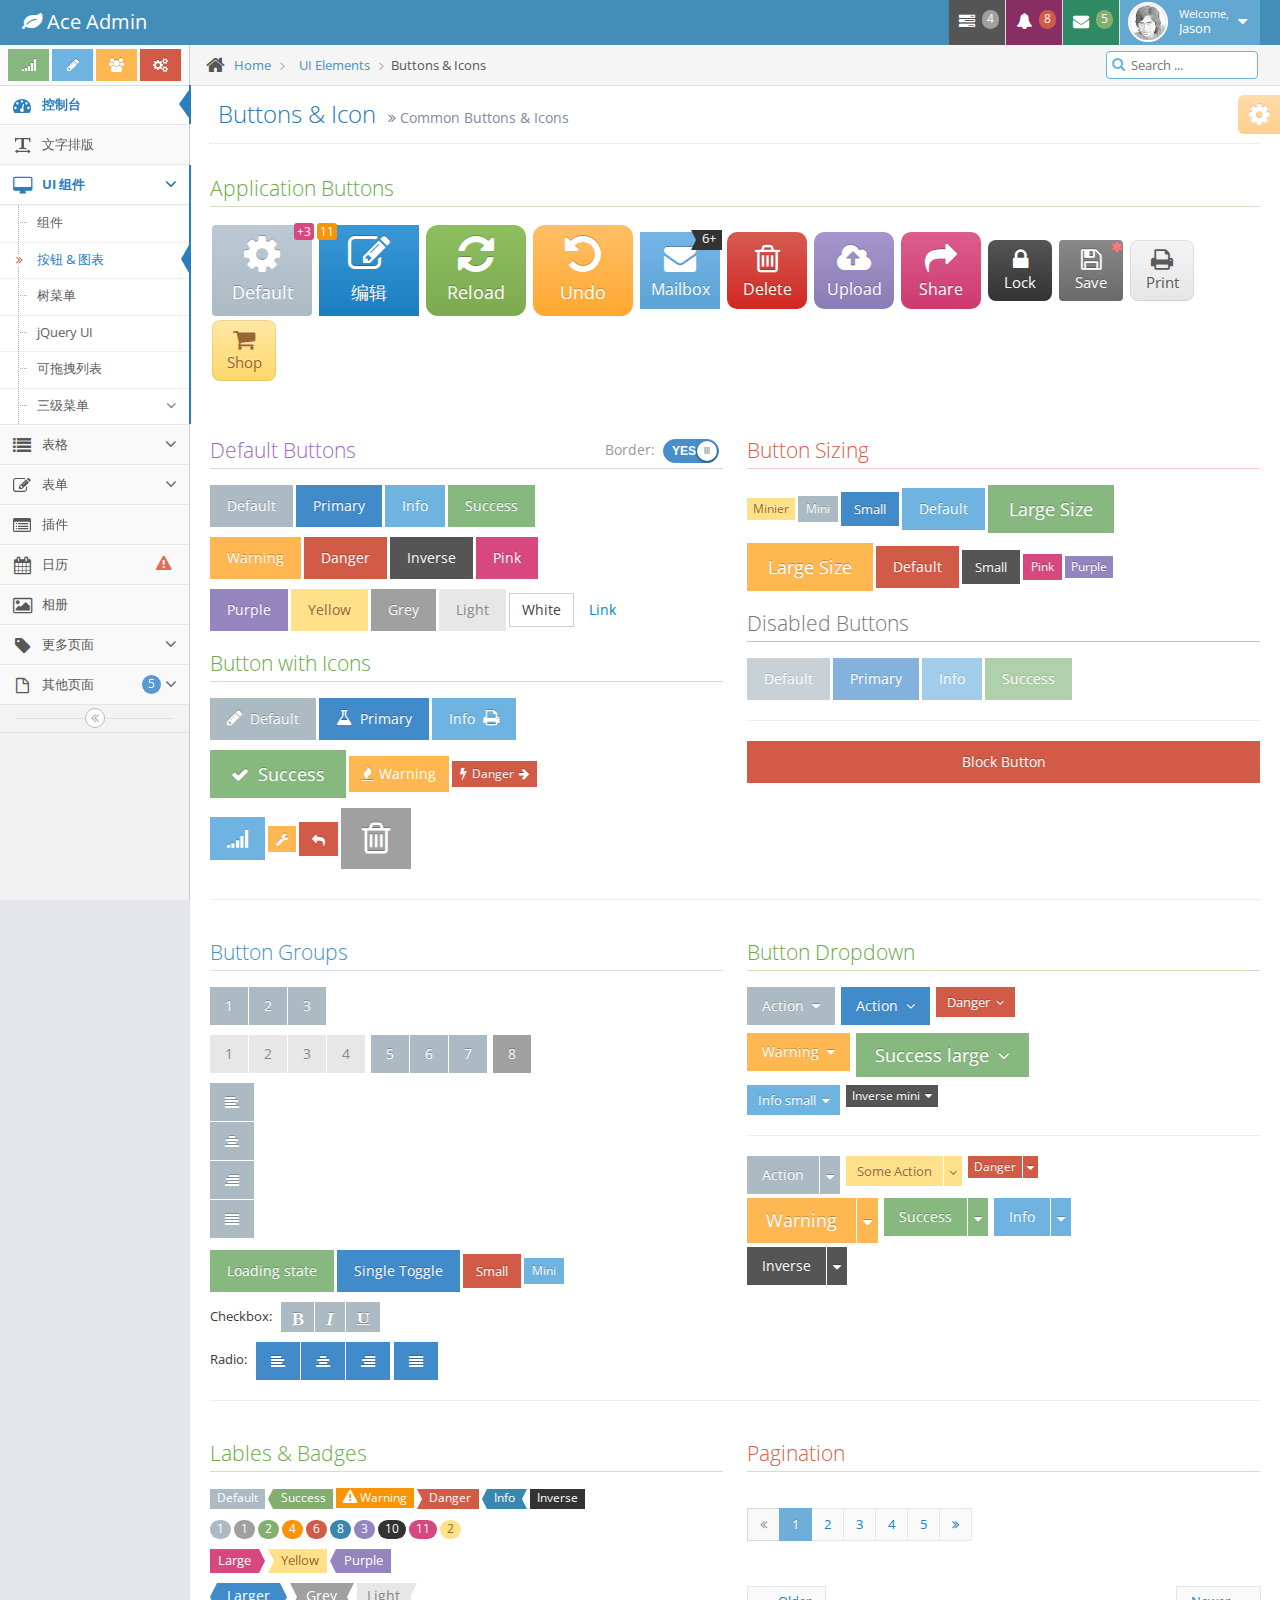
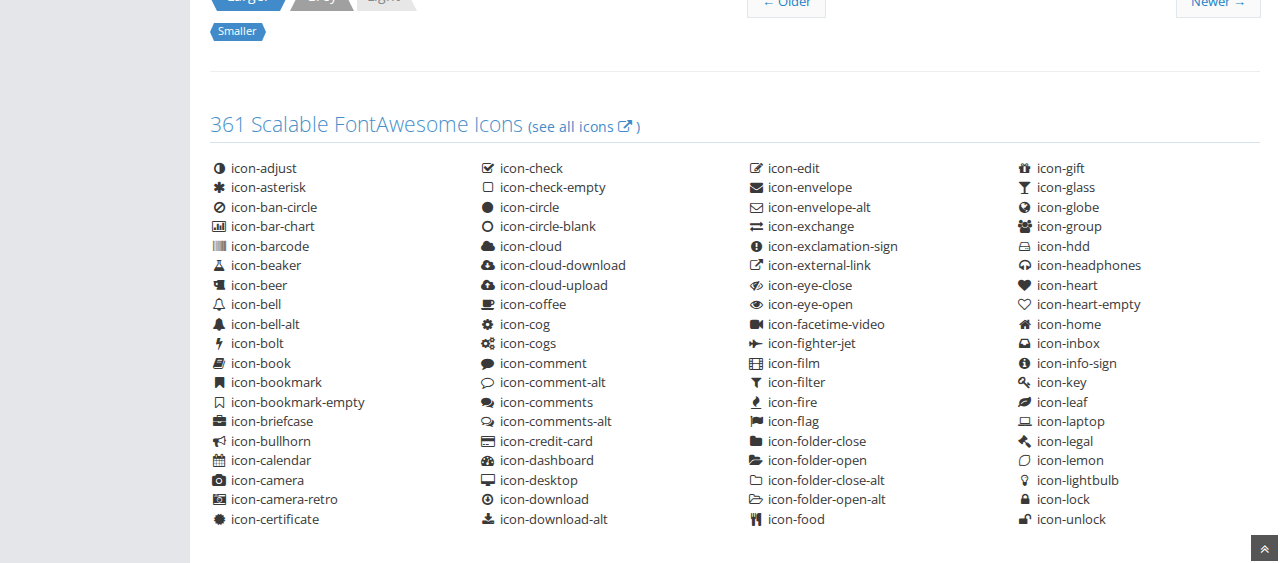
<file: src/main/webapp/buttons.html>
<!DOCTYPE html>
<html lang="en">
	<head>
		<meta charset="utf-8" />
		<title>Bootstrap按钮 &amp; Bootstrap后台管理系统模版Ace下载</title>
		<meta name="keywords" content="Bootstrap模版,Bootstrap模版下载,Bootstrap教程,Bootstrap中文" />
		<meta name="description" content="站长素材提供Bootstrap模版,Bootstrap教程,Bootstrap中文翻译等相关Bootstrap插件下载" />
		<meta name="viewport" content="width=device-width, initial-scale=1.0" />

		<!-- basic styles -->

		<link href="assets/css/bootstrap.min.css" rel="stylesheet" />
		<link rel="stylesheet" href="assets/css/font-awesome.min.css" />

		<!--[if IE 7]>
		  <link rel="stylesheet" href="assets/css/font-awesome-ie7.min.css" />
		<![endif]-->

		<!-- page specific plugin styles -->

		<!-- fonts -->

		<link rel="stylesheet" href="http://fonts.googleapis.com/css?family=Open+Sans:400,300" />

		<!-- ace styles -->

		<link rel="stylesheet" href="assets/css/ace.min.css" />
		<link rel="stylesheet" href="assets/css/ace-rtl.min.css" />
		<link rel="stylesheet" href="assets/css/ace-skins.min.css" />

		<!--[if lte IE 8]>
		  <link rel="stylesheet" href="assets/css/ace-ie.min.css" />
		<![endif]-->

		<!-- inline styles related to this page -->

		<!-- ace settings handler -->

		<script src="assets/js/ace-extra.min.js"></script>

		<!-- HTML5 shim and Respond.js IE8 support of HTML5 elements and media queries -->

		<!--[if lt IE 9]>
		<script src="assets/js/html5shiv.js"></script>
		<script src="assets/js/respond.min.js"></script>
		<![endif]-->
	</head>

	<body>
		<div class="navbar navbar-default" id="navbar">
			<script type="text/javascript">
				try{ace.settings.check('navbar' , 'fixed')}catch(e){}
			</script>

			<div class="navbar-container" id="navbar-container">
				<div class="navbar-header pull-left">
					<a href="#" class="navbar-brand">
						<small>
							<i class="icon-leaf"></i>
							Ace Admin
						</small>
					</a><!-- /.brand -->
				</div><!-- /.navbar-header -->

				<div class="navbar-header pull-right" role="navigation">
					<ul class="nav ace-nav">
						<li class="grey">
							<a data-toggle="dropdown" class="dropdown-toggle" href="#">
								<i class="icon-tasks"></i>
								<span class="badge badge-grey">4</span>
							</a>

							<ul class="pull-right dropdown-navbar dropdown-menu dropdown-caret dropdown-close">
								<li class="dropdown-header">
									<i class="icon-ok"></i>
									4 Tasks to complete
								</li>

								<li>
									<a href="#">
										<div class="clearfix">
											<span class="pull-left">Software Update</span>
											<span class="pull-right">65%</span>
										</div>

										<div class="progress progress-mini ">
											<div style="width:65%" class="progress-bar "></div>
										</div>
									</a>
								</li>

								<li>
									<a href="#">
										<div class="clearfix">
											<span class="pull-left">Hardware Upgrade</span>
											<span class="pull-right">35%</span>
										</div>

										<div class="progress progress-mini ">
											<div style="width:35%" class="progress-bar progress-bar-danger"></div>
										</div>
									</a>
								</li>

								<li>
									<a href="#">
										<div class="clearfix">
											<span class="pull-left">Unit Testing</span>
											<span class="pull-right">15%</span>
										</div>

										<div class="progress progress-mini ">
											<div style="width:15%" class="progress-bar progress-bar-warning"></div>
										</div>
									</a>
								</li>

								<li>
									<a href="#">
										<div class="clearfix">
											<span class="pull-left">Bug Fixes</span>
											<span class="pull-right">90%</span>
										</div>

										<div class="progress progress-mini progress-striped active">
											<div style="width:90%" class="progress-bar progress-bar-success"></div>
										</div>
									</a>
								</li>

								<li>
									<a href="#">
										See tasks with details
										<i class="icon-arrow-right"></i>
									</a>
								</li>
							</ul>
						</li>

						<li class="purple">
							<a data-toggle="dropdown" class="dropdown-toggle" href="#">
								<i class="icon-bell-alt icon-animated-bell"></i>
								<span class="badge badge-important">8</span>
							</a>

							<ul class="pull-right dropdown-navbar navbar-pink dropdown-menu dropdown-caret dropdown-close">
								<li class="dropdown-header">
									<i class="icon-warning-sign"></i>
									8 Notifications
								</li>

								<li>
									<a href="#">
										<div class="clearfix">
											<span class="pull-left">
												<i class="btn btn-xs no-hover btn-pink icon-comment"></i>
												New Comments
											</span>
											<span class="pull-right badge badge-info">+12</span>
										</div>
									</a>
								</li>

								<li>
									<a href="#">
										<i class="btn btn-xs btn-primary icon-user"></i>
										Bob just signed up as an editor ...
									</a>
								</li>

								<li>
									<a href="#">
										<div class="clearfix">
											<span class="pull-left">
												<i class="btn btn-xs no-hover btn-success icon-shopping-cart"></i>
												New Orders
											</span>
											<span class="pull-right badge badge-success">+8</span>
										</div>
									</a>
								</li>

								<li>
									<a href="#">
										<div class="clearfix">
											<span class="pull-left">
												<i class="btn btn-xs no-hover btn-info icon-twitter"></i>
												Followers
											</span>
											<span class="pull-right badge badge-info">+11</span>
										</div>
									</a>
								</li>

								<li>
									<a href="#">
										See all notifications
										<i class="icon-arrow-right"></i>
									</a>
								</li>
							</ul>
						</li>

						<li class="green">
							<a data-toggle="dropdown" class="dropdown-toggle" href="#">
								<i class="icon-envelope icon-animated-vertical"></i>
								<span class="badge badge-success">5</span>
							</a>

							<ul class="pull-right dropdown-navbar dropdown-menu dropdown-caret dropdown-close">
								<li class="dropdown-header">
									<i class="icon-envelope-alt"></i>
									5 Messages
								</li>

								<li>
									<a href="#">
										<img src="assets/avatars/avatar.png" class="msg-photo" alt="Alex's Avatar" />
										<span class="msg-body">
											<span class="msg-title">
												<span class="blue">Alex:</span>
												Ciao sociis natoque penatibus et auctor ...
											</span>

											<span class="msg-time">
												<i class="icon-time"></i>
												<span>a moment ago</span>
											</span>
										</span>
									</a>
								</li>

								<li>
									<a href="#">
										<img src="assets/avatars/avatar3.png" class="msg-photo" alt="Susan's Avatar" />
										<span class="msg-body">
											<span class="msg-title">
												<span class="blue">Susan:</span>
												Vestibulum id ligula porta felis euismod ...
											</span>

											<span class="msg-time">
												<i class="icon-time"></i>
												<span>20 minutes ago</span>
											</span>
										</span>
									</a>
								</li>

								<li>
									<a href="#">
										<img src="assets/avatars/avatar4.png" class="msg-photo" alt="Bob's Avatar" />
										<span class="msg-body">
											<span class="msg-title">
												<span class="blue">Bob:</span>
												Nullam quis risus eget urna mollis ornare ...
											</span>

											<span class="msg-time">
												<i class="icon-time"></i>
												<span>3:15 pm</span>
											</span>
										</span>
									</a>
								</li>

								<li>
									<a href="inbox.html">
										See all messages
										<i class="icon-arrow-right"></i>
									</a>
								</li>
							</ul>
						</li>

						<li class="light-blue">
							<a data-toggle="dropdown" href="#" class="dropdown-toggle">
								<img class="nav-user-photo" src="assets/avatars/user.jpg" alt="Jason's Photo" />
								<span class="user-info">
									<small>Welcome,</small>
									Jason
								</span>

								<i class="icon-caret-down"></i>
							</a>

							<ul class="user-menu pull-right dropdown-menu dropdown-yellow dropdown-caret dropdown-close">
								<li>
									<a href="#">
										<i class="icon-cog"></i>
										Settings
									</a>
								</li>

								<li>
									<a href="#">
										<i class="icon-user"></i>
										Profile
									</a>
								</li>

								<li class="divider"></li>

								<li>
									<a href="#">
										<i class="icon-off"></i>
										Logout
									</a>
								</li>
							</ul>
						</li>
					</ul><!-- /.ace-nav -->
				</div><!-- /.navbar-header -->
			</div><!-- /.container -->
		</div>

		<div class="main-container" id="main-container">
			<script type="text/javascript">
				try{ace.settings.check('main-container' , 'fixed')}catch(e){}
			</script>

			<div class="main-container-inner">
				<a class="menu-toggler" id="menu-toggler" href="#">
					<span class="menu-text"></span>
				</a>

				<div class="sidebar" id="sidebar">
					<script type="text/javascript">
						try{ace.settings.check('sidebar' , 'fixed')}catch(e){}
					</script>

					<div class="sidebar-shortcuts" id="sidebar-shortcuts">
						<div class="sidebar-shortcuts-large" id="sidebar-shortcuts-large">
							<button class="btn btn-success">
								<i class="icon-signal"></i>
							</button>

							<button class="btn btn-info">
								<i class="icon-pencil"></i>
							</button>

							<button class="btn btn-warning">
								<i class="icon-group"></i>
							</button>

							<button class="btn btn-danger">
								<i class="icon-cogs"></i>
							</button>
						</div>

						<div class="sidebar-shortcuts-mini" id="sidebar-shortcuts-mini">
							<span class="btn btn-success"></span>

							<span class="btn btn-info"></span>

							<span class="btn btn-warning"></span>

							<span class="btn btn-danger"></span>
						</div>
					</div><!-- #sidebar-shortcuts -->

					<ul class="nav nav-list">
						<li class="active">
							<a href="index.html">
								<i class="icon-dashboard"></i>
								<span class="menu-text"> 控制台 </span>
							</a>
						</li>

						<li>
							<a href="typography.html">
								<i class="icon-text-width"></i>
								<span class="menu-text"> 文字排版 </span>
							</a>
						</li>

						<li class="active open">
							<a href="#" class="dropdown-toggle">
								<i class="icon-desktop"></i>
								<span class="menu-text"> UI 组件 </span>

								<b class="arrow icon-angle-down"></b>
							</a>

							<ul class="submenu">
								<li>
									<a href="elements.html">
										<i class="icon-double-angle-right"></i>
										组件
									</a>
								</li>

								<li class="active">
									<a href="buttons.html" class="active">
										<i class="icon-double-angle-right"></i>
										按钮 &amp; 图表
									</a>
								</li>

								<li>
									<a href="treeview.html">
										<i class="icon-double-angle-right"></i>
										树菜单
									</a>
								</li>

								<li>
									<a href="jquery-ui.html">
										<i class="icon-double-angle-right"></i>
										jQuery UI
									</a>
								</li>

								<li>
									<a href="nestable-list.html">
										<i class="icon-double-angle-right"></i>
										可拖拽列表
									</a>
								</li>

								<li>
									<a href="#" class="dropdown-toggle">
										<i class="icon-double-angle-right"></i>

										三级菜单
										<b class="arrow icon-angle-down"></b>
									</a>

									<ul class="submenu">
										<li>
											<a href="#">
												<i class="icon-leaf"></i>
												第一级
											</a>
										</li>

										<li>
											<a href="#" class="dropdown-toggle">
												<i class="icon-pencil"></i>

												第四级
												<b class="arrow icon-angle-down"></b>
											</a>

											<ul class="submenu">
												<li>
													<a href="#">
														<i class="icon-plus"></i>
														添加产品
													</a>
												</li>

												<li>
													<a href="#">
														<i class="icon-eye-open"></i>
														查看商品
													</a>
												</li>
											</ul>
										</li>
									</ul>
								</li>
							</ul>
						</li>

						<li>
							<a href="#" class="dropdown-toggle">
								<i class="icon-list"></i>
								<span class="menu-text"> 表格 </span>

								<b class="arrow icon-angle-down"></b>
							</a>

							<ul class="submenu">
								<li>
									<a href="tables.html">
										<i class="icon-double-angle-right"></i>
										简单 &amp; 动态
									</a>
								</li>

								<li>
									<a href="jqgrid.html">
										<i class="icon-double-angle-right"></i>
										jqGrid plugin
									</a>
								</li>
							</ul>
						</li>

						<li>
							<a href="#" class="dropdown-toggle">
								<i class="icon-edit"></i>
								<span class="menu-text"> 表单 </span>

								<b class="arrow icon-angle-down"></b>
							</a>

							<ul class="submenu">
								<li>
									<a href="form-elements.html">
										<i class="icon-double-angle-right"></i>
										表单组件
									</a>
								</li>

								<li>
									<a href="form-wizard.html">
										<i class="icon-double-angle-right"></i>
										向导提示 &amp; 验证
									</a>
								</li>

								<li>
									<a href="wysiwyg.html">
										<i class="icon-double-angle-right"></i>
										编辑器
									</a>
								</li>

								<li>
									<a href="dropzone.html">
										<i class="icon-double-angle-right"></i>
										文件上传
									</a>
								</li>
							</ul>
						</li>

						<li>
							<a href="widgets.html">
								<i class="icon-list-alt"></i>
								<span class="menu-text"> 插件 </span>
							</a>
						</li>

						<li>
							<a href="calendar.html">
								<i class="icon-calendar"></i>

								<span class="menu-text">
									日历
									<span class="badge badge-transparent tooltip-error" title="2&nbsp;Important&nbsp;Events">
										<i class="icon-warning-sign red bigger-130"></i>
									</span>
								</span>
							</a>
						</li>

						<li>
							<a href="gallery.html">
								<i class="icon-picture"></i>
								<span class="menu-text"> 相册 </span>
							</a>
						</li>

						<li>
							<a href="#" class="dropdown-toggle">
								<i class="icon-tag"></i>
								<span class="menu-text"> 更多页面 </span>

								<b class="arrow icon-angle-down"></b>
							</a>

							<ul class="submenu">
								<li>
									<a href="profile.html">
										<i class="icon-double-angle-right"></i>
										用户信息
									</a>
								</li>

								<li>
									<a href="inbox.html">
										<i class="icon-double-angle-right"></i>
										收件箱
									</a>
								</li>

								<li>
									<a href="pricing.html">
										<i class="icon-double-angle-right"></i>
										售价单
									</a>
								</li>

								<li>
									<a href="invoice.html">
										<i class="icon-double-angle-right"></i>
										购物车
									</a>
								</li>

								<li>
									<a href="timeline.html">
										<i class="icon-double-angle-right"></i>
										时间轴
									</a>
								</li>

								<li>
									<a href="login1.html">
										<i class="icon-double-angle-right"></i>
										登录 &amp; 注册
									</a>
								</li>
							</ul>
						</li>

						<li>
							<a href="#" class="dropdown-toggle">
								<i class="icon-file-alt"></i>

								<span class="menu-text">
									其他页面
									<span class="badge badge-primary ">5</span>
								</span>

								<b class="arrow icon-angle-down"></b>
							</a>

							<ul class="submenu">
								<li>
									<a href="faq.html">
										<i class="icon-double-angle-right"></i>
										帮助
									</a>
								</li>

								<li>
									<a href="error-404.html">
										<i class="icon-double-angle-right"></i>
										404错误页面
									</a>
								</li>

								<li>
									<a href="error-500.html">
										<i class="icon-double-angle-right"></i>
										500错误页面
									</a>
								</li>

								<li>
									<a href="grid.html">
										<i class="icon-double-angle-right"></i>
										网格
									</a>
								</li>

								<li>
									<a href="blank.html">
										<i class="icon-double-angle-right"></i>
										空白页面
									</a>
								</li>
							</ul>
						</li>
					</ul><!-- /.nav-list -->

					<div class="sidebar-collapse" id="sidebar-collapse">
						<i class="icon-double-angle-left" data-icon1="icon-double-angle-left" data-icon2="icon-double-angle-right"></i>
					</div>

					<script type="text/javascript">
						try{ace.settings.check('sidebar' , 'collapsed')}catch(e){}
					</script>
				</div>

				<div class="main-content">
					<div class="breadcrumbs" id="breadcrumbs">
						<script type="text/javascript">
							try{ace.settings.check('breadcrumbs' , 'fixed')}catch(e){}
						</script>

						<ul class="breadcrumb">
							<li>
								<i class="icon-home home-icon"></i>
								<a href="#">Home</a>
							</li>

							<li>
								<a href="#">UI Elements</a>
							</li>
							<li class="active">Buttons &amp; Icons</li>
						</ul><!-- .breadcrumb -->

						<div class="nav-search" id="nav-search">
							<form class="form-search">
								<span class="input-icon">
									<input type="text" placeholder="Search ..." class="nav-search-input" id="nav-search-input" autocomplete="off" />
									<i class="icon-search nav-search-icon"></i>
								</span>
							</form>
						</div><!-- #nav-search -->
					</div>

					<div class="page-content">
						<div class="page-header">
							<h1>
								Buttons &amp; Icon
								<small>
									<i class="icon-double-angle-right"></i>
									Common Buttons &amp; Icons
								</small>
							</h1>
						</div><!-- /.page-header -->

						<div class="row">
							<div class="col-xs-12">
								<!-- PAGE CONTENT BEGINS -->

								<div class="row">
									<div class="col-xs-12">
										<h3 class="header smaller lighter green">Application Buttons</h3>

										<p>
											<a href="#" class="btn btn-default btn-app radius-4">
												<i class="icon-cog bigger-230"></i>
												Default
												<span class="badge badge-pink">+3</span>
											</a>

											<a href="#" class="btn btn-app btn-primary no-radius">
												<i class="icon-edit bigger-230"></i>
												编辑
												<span class="badge badge-warning badge-left">11</span>
											</a>

											<a href="#" class="btn btn-app btn-success">
												<i class="icon-refresh bigger-230"></i>
												Reload
											</a>

											<button class="btn btn-app btn-warning">
												<i class="icon-undo bigger-230"></i>
												Undo
											</button>

											<a href="#" class="btn btn-app btn-info btn-sm no-radius">
												<i class="icon-envelope bigger-200"></i>
												Mailbox
												<span class="label label-inverse arrowed-in">6+</span>
											</a>

											<button class="btn btn-app btn-danger btn-sm">
												<i class="icon-trash bigger-200"></i>
												Delete
											</button>

											<button class="btn btn-app btn-purple btn-sm">
												<i class="icon-cloud-upload bigger-200"></i>
												Upload
											</button>

											<button class="btn btn-app btn-pink btn-sm">
												<i class="icon-share-alt bigger-200"></i>
												Share
											</button>

											<button class="btn btn-app btn-inverse btn-xs">
												<i class="icon-lock bigger-160"></i>
												Lock
											</button>

											<button class="btn btn-app btn-grey btn-xs radius-4">
												<i class="icon-save bigger-160"></i>

												Save
												<span class="badge badge-transparent">
													<i class="light-red icon-asterisk"></i>
												</span>
											</button>

											<button class="btn btn-app btn-light btn-xs">
												<i class="icon-print bigger-160"></i>
												Print
											</button>

											<a href="#" class="btn btn-app btn-yellow btn-xs">
												<i class="icon-shopping-cart bigger-160"></i>
												Shop
											</a>
										</p>
									</div>
								</div>

								<div class="space"></div>

								<div class="row">
									<div class="col-sm-6" id="default-buttons">
										<h3 class="row-fluid header smaller lighter purple">
											<span class="span7"> Default Buttons </span><!-- /span -->

											<span class="span5">
												<label class="pull-right inline">
													<small class="muted">Border:</small>

													<input id="id-button-borders" checked="" type="checkbox" class="ace ace-switch ace-switch-5" />
													<span class="lbl"></span>
												</label>
											</span><!-- /span -->
										</h3>

										<p>
											<button class="btn">Default </button>
											<button class="btn btn-primary">Primary</button>
											<button class="btn btn-info">Info</button>
											<button class="btn btn-success">Success</button>
										</p>

										<p>
											<button class="btn btn-warning">Warning</button>
											<button class="btn btn-danger">Danger</button>
											<button class="btn btn-inverse">Inverse</button>
											<button class="btn btn-pink">Pink</button>
										</p>

										<p>
											<button class="btn btn-purple">Purple</button>
											<button class="btn btn-yellow">Yellow</button>
											<button class="btn btn-grey">Grey</button>
											<button class="btn btn-light">Light</button>
											<button class="btn btn-white">White</button>
											<button class="btn btn-link">Link</button>
										</p>
										<h3 class="header smaller lighter green">Button with Icons</h3>

										<p>
											<button class="btn">
												<i class="icon-pencil align-top bigger-125"></i>
												Default
											</button>

											<button class="btn btn-primary">
												<i class="icon-beaker align-top bigger-125"></i>
												Primary
											</button>

											<button class="btn btn-info">
												Info
												<i class="icon-print  align-top bigger-125 icon-on-right"></i>
											</button>
										</p>

										<p>
											<button class="btn btn-lg btn-success">
												<i class="icon-ok"></i>
												Success
											</button>

											<button class="btn btn-sm btn-warning">
												<i class="icon-fire bigger-110"></i>
												<span class="bigger-110 no-text-shadow">Warning</span>
											</button>

											<button class="btn btn-xs btn-danger">
												<i class="icon-bolt bigger-110"></i>

												Danger
												<i class="icon-arrow-right icon-on-right"></i>
											</button>
										</p>

										<p>
											<button class="btn btn-info">
												<i class="icon-signal icon-only bigger-150"></i>
											</button>

											<button class="btn btn-warning btn-xs">
												<i class="icon-wrench  bigger-110 icon-only"></i>
											</button>

											<button class="btn btn-danger btn-sm">
												<i class="icon-reply icon-only"></i>
											</button>

											<button class="btn btn-grey btn-lg">
												<i class="icon-trash icon-2x icon-only"></i>
											</button>
										</p>
									</div><!-- /span -->

									<div class="col-sm-6">
										<h3 class="header smaller lighter red">Button Sizing</h3>

										<p>
											<button class="btn btn-minier btn-yellow">Minier</button>
											<button class="btn btn-xs">Mini</button>
											<button class="btn btn-sm btn-primary">Small</button>
											<button class="btn btn-info">Default</button>
											<button class="btn btn-lg btn-success">Large Size</button>
										</p>

										<p>
											<button class="btn btn-warning btn-lg">Large Size</button>
											<button class="btn btn-danger">Default</button>
											<button class="btn btn-sm btn-inverse">Small</button>
											<button class="btn btn-xs btn-pink">Pink</button>
											<button class="btn btn-minier btn-purple">Purple</button>
										</p>
										<h3 class="header smaller lighter grey">Disabled Buttons</h3>

										<p>
											<button class="btn disabled">Default </button>
											<button class="btn disabled btn-primary">Primary</button>
											<button class="btn disabled btn-info">Info</button>
											<button class="btn disabled btn-success">Success</button>
										</p>

										<hr />
										<p>
											<button class="btn btn-danger btn-block">Block Button</button>
										</p>
									</div><!-- /span -->
								</div><!-- /row -->

								<hr />
								<div class="row">
									<div class="col-sm-6">
										<h3 class="header smaller lighter blue">Button Groups</h3>

										<p></p>
										<div class="btn-group">
											<button class="btn">1</button>
											<button class="btn">2</button>
											<button class="btn">3</button>
										</div>
										

										<p></p>
										<div class="btn-toolbar">
											<div class="btn-group">
												<button class="btn btn-light">1</button>
												<button class="btn btn-light">2</button>
												<button class="btn btn-light">3</button>
												<button class="btn btn-light">4</button>
											</div>

											<div class="btn-group">
												<button class="btn">5</button>
												<button class="btn">6</button>
												<button class="btn">7</button>
											</div>

											<div class="btn-group">
												<button class="btn btn-grey">8</button>
											</div>
										</div>
										

										<p></p>
										<div class="btn-group btn-group-vertical">
											<button class="btn" type="button">
												<i class="icon-only icon-align-left"></i>
											</button>

											<button class="btn" type="button">
												<i class="icon-only icon-align-center"></i>
											</button>

											<button class="btn" type="button">
												<i class="icon-only icon-align-right"></i>
											</button>

											<button class="btn" type="button">
												<i class="icon-only icon-align-justify"></i>
											</button>
										</div>

										<div class="space-6"></div>
										

										<p>
											<button id="loading-btn" type="button" class="btn btn-success" data-loading-text="Loading...">Loading state</button>
											<button type="button" class="btn btn-primary" data-toggle="button">Single Toggle</button>
											<button type="button" class="btn btn-sm btn-danger" data-toggle="button">Small</button>
											<button type="button" class="btn btn-xs btn-info" data-toggle="button">Mini</button>
										</p>

										<p></p>
										<div>
											<span>Checkbox: &nbsp;</span>

											<div data-toggle="buttons" class="btn-group">
												<label class="btn btn-sm">
													<input type="checkbox" value="1" />
													<i class="icon-only icon-bold bigger-110"></i>
												</label>

												<label class="btn btn-sm">
													<input type="checkbox" value="2" />
													<i class="icon-only icon-italic bigger-110"></i>
												</label>

												<label class="btn btn-sm">
													<input type="checkbox" value="3" />
													<i class="icon-only icon-underline bigger-110"></i>
												</label>
											</div>
										</div>
										

										<p></p>
										<div>
											<span>Radio: &nbsp;</span>

											<div data-toggle="buttons" class="btn-group">
												<label class="btn btn-primary">
													<input type="radio" value="1" />
													<i class="icon-only icon-align-left"></i>
												</label>
												
												<label class="btn btn-primary">
													<input type="radio" value="2" />
													<i class="icon-only icon-align-center"></i>
												</label>
											
												<label class="btn btn-primary">
													<input type="radio" value="3" />
													<i class="icon-only icon-align-right"></i>
												</label>
											</div>

											<label class="btn btn-primary" data-toggle="button">
												<i class="icon-only icon-align-justify"></i>
											</label>
										</div>
										
									</div><!-- /span -->

									<div class="col-sm-6">
										<h3 class="header smaller lighter green">Button Dropdown</h3>

										<p></p>
										<div class="btn-toolbar">
											<div class="btn-group">
												<button data-toggle="dropdown" class="btn dropdown-toggle">
													Action
													<span class="icon-caret-down icon-on-right"></span>
												</button>

												<ul class="dropdown-menu dropdown-default">
													<li>
														<a href="#">Action</a>
													</li>

													<li>
														<a href="#">Another action</a>
													</li>

													<li>
														<a href="#">Something else here</a>
													</li>

													<li class="divider"></li>

													<li>
														<a href="#">Separated link</a>
													</li>
												</ul>
											</div><!-- /btn-group -->

											<div class="btn-group">
												<button data-toggle="dropdown" class="btn btn-primary dropdown-toggle">
													Action
													<i class="icon-angle-down icon-on-right"></i>
												</button>

												<ul class="dropdown-menu">
													<li>
														<a href="#">Action</a>
													</li>

													<li>
														<a href="#">Another action</a>
													</li>

													<li>
														<a href="#">Something else here</a>
													</li>

													<li class="divider"></li>

													<li>
														<a href="#">Separated link</a>
													</li>
												</ul>
											</div><!-- /btn-group -->

											<div class="btn-group">
												<button data-toggle="dropdown" class="btn btn-sm btn-danger dropdown-toggle">
													Danger
													<i class="icon-angle-down icon-on-right"></i>
												</button>

												<ul class="dropdown-menu dropdown-danger">
													<li>
														<a href="#">Action</a>
													</li>

													<li>
														<a href="#">Another action</a>
													</li>

													<li>
														<a href="#">Something else here</a>
													</li>

													<li class="divider"></li>

													<li>
														<a href="#">Separated link</a>
													</li>
												</ul>
											</div><!-- /btn-group -->
										</div>

										<div class="space-4"></div>

										<div class="btn-toolbar">
											<div class="btn-group">
												<button data-toggle="dropdown" class="btn btn-warning dropdown-toggle">
													Warning
													<span class="icon-caret-down icon-on-right"></span>
												</button>

												<ul class="dropdown-menu dropdown-warning">
													<li>
														<a href="#">Action</a>
													</li>

													<li>
														<a href="#">Another action</a>
													</li>

													<li>
														<a href="#">Something else here</a>
													</li>

													<li class="divider"></li>

													<li>
														<a href="#">Separated link</a>
													</li>
												</ul>
											</div><!-- /btn-group -->

											<div class="btn-group">
												<button data-toggle="dropdown" class="btn btn-success btn-lg dropdown-toggle">
													Success large
													<i class="icon-angle-down icon-on-right"></i>
												</button>

												<ul class="dropdown-menu dropdown-success pull-right">
													<li>
														<a href="#">Action</a>
													</li>

													<li>
														<a href="#">Another action</a>
													</li>

													<li>
														<a href="#">Something else here</a>
													</li>

													<li class="divider"></li>

													<li>
														<a href="#">Separated link</a>
													</li>
												</ul>
											</div><!-- /btn-group -->
										</div>

										<div class="space-4"></div>

										<div class="btn-toolbar">
											<div class="btn-group">
												<button data-toggle="dropdown" class="btn btn-info btn-sm dropdown-toggle">
													Info small
													<span class="icon-caret-down icon-on-right"></span>
												</button>

												<ul class="dropdown-menu dropdown-info pull-right">
													<li>
														<a href="#">Action</a>
													</li>

													<li>
														<a href="#">Another action</a>
													</li>

													<li>
														<a href="#">Something else here</a>
													</li>

													<li class="divider"></li>

													<li>
														<a href="#">Separated link</a>
													</li>
												</ul>
											</div><!-- /btn-group -->

											<div class="btn-group">
												<button data-toggle="dropdown" class="btn btn-inverse btn-xs dropdown-toggle">
													Inverse mini
													<span class="icon-caret-down icon-on-right"></span>
												</button>

												<ul class="dropdown-menu dropdown-inverse">
													<li>
														<a href="#">Action</a>
													</li>

													<li>
														<a href="#">Another action</a>
													</li>

													<li>
														<a href="#">Something else here</a>
													</li>

													<li class="divider"></li>

													<li>
														<a href="#">Separated link</a>
													</li>
												</ul>
											</div><!-- /btn-group -->
										</div>

										<hr />
										

										<p></p>
										<div class="btn-toolbar">
											<div class="btn-group">
												<button class="btn">Action</button>

												<button data-toggle="dropdown" class="btn dropdown-toggle">
													<span class="icon-caret-down icon-only"></span>
												</button>

												<ul class="dropdown-menu">
													<li>
														<a href="#">Action</a>
													</li>

													<li>
														<a href="#">Another action</a>
													</li>

													<li>
														<a href="#">Something else here</a>
													</li>

													<li class="divider"></li>

													<li>
														<a href="#">Separated link</a>
													</li>
												</ul>
											</div><!-- /btn-group -->

											<div class="btn-group">
												<button class="btn btn-sm btn-yellow">Some Action</button>

												<button data-toggle="dropdown" class="btn btn-sm btn-yellow dropdown-toggle">
													<i class="icon-angle-down icon-only"></i>
												</button>

												<ul class="dropdown-menu dropdown-yellow">
													<li>
														<a href="#">Action</a>
													</li>

													<li>
														<a href="#">Another action</a>
													</li>

													<li>
														<a href="#">Something else here</a>
													</li>

													<li class="divider"></li>

													<li>
														<a href="#">Separated link</a>
													</li>
												</ul>
											</div><!-- /btn-group -->

											<div class="btn-group dropup">
												<button class="btn btn-xs btn-danger">Danger</button>

												<button data-toggle="dropdown" class="btn btn-xs btn-danger dropdown-toggle">
													<span class="icon-caret-down icon-only"></span>
												</button>

												<ul class="dropdown-menu dropdown-danger">
													<li>
														<a href="#">Action</a>
													</li>

													<li>
														<a href="#">Another action</a>
													</li>

													<li>
														<a href="#">Something else here</a>
													</li>

													<li class="divider"></li>

													<li>
														<a href="#">Separated link</a>
													</li>
												</ul>
											</div><!-- /btn-group -->
										</div>

										<div class="space-2"></div>

										<div class="btn-toolbar">
											<div class="btn-group">
												<button class="btn btn-lg btn-warning">Warning</button>

												<button data-toggle="dropdown" class="btn btn-lg btn-warning dropdown-toggle">
													<span class="icon-caret-down icon-only smaller-90"></span>
												</button>

												<ul class="dropdown-menu dropdown-warning">
													<li>
														<a href="#">Action</a>
													</li>

													<li>
														<a href="#">Another action</a>
													</li>

													<li>
														<a href="#">Something else here</a>
													</li>

													<li class="divider"></li>

													<li>
														<a href="#">Separated link</a>
													</li>
												</ul>
											</div><!-- /btn-group -->

											<div class="btn-group">
												<button class="btn btn-success">Success</button>

												<button data-toggle="dropdown" class="btn btn-success dropdown-toggle">
													<span class="icon-caret-down icon-only"></span>
												</button>

												<ul class="dropdown-menu dropdown-success">
													<li>
														<a href="#">Action</a>
													</li>

													<li>
														<a href="#">Another action</a>
													</li>

													<li>
														<a href="#">Something else here</a>
													</li>

													<li class="divider"></li>

													<li>
														<a href="#">Separated link</a>
													</li>
												</ul>
											</div><!-- /btn-group -->

											<div class="btn-group">
												<button class="btn btn-info">Info</button>

												<button data-toggle="dropdown" class="btn btn-info dropdown-toggle">
													<span class="icon-caret-down icon-only"></span>
												</button>

												<ul class="dropdown-menu dropdown-info pull-right">
													<li>
														<a href="#">Action</a>
													</li>

													<li>
														<a href="#">Another action</a>
													</li>

													<li>
														<a href="#">Something else here</a>
													</li>

													<li class="divider"></li>

													<li>
														<a href="#">Separated link</a>
													</li>
												</ul>
											</div><!-- /btn-group -->
										</div>

										<div class="space-2"></div>

										<div class="btn-toolbar">
											<div class="btn-group">
												<button class="btn btn-inverse">Inverse</button>

												<button data-toggle="dropdown" class="btn btn-inverse dropdown-toggle">
													<span class="icon-caret-down icon-only"></span>
												</button>

												<ul class="dropdown-menu dropdown-inverse">
													<li>
														<a href="#">Action</a>
													</li>

													<li>
														<a href="#">Another action</a>
													</li>

													<li>
														<a href="#">Something else here</a>
													</li>

													<li class="divider"></li>

													<li>
														<a href="#">Separated link</a>
													</li>
												</ul>
											</div><!-- /btn-group -->
										</div>
										
									</div><!-- /span -->
								</div><!-- /row -->

								<hr />
								<div class="row">
									<div class="col-sm-6">
										<h3 class="header smaller lighter green">Lables & Badges</h3>

										<p>
											<span class="label">Default</span>
											<span class="label label-success arrowed">Success</span>

											<span class="label label-warning">
												<i class="icon-warning-sign bigger-120"></i>
												Warning
											</span>
											<span class="label label-danger arrowed-in">Danger</span>
											<span class="label label-info arrowed-in-right arrowed">Info</span>
											<span class="label label-inverse">Inverse</span>
										</p>

										<p>
											<span class="badge">1</span>
											<span class="badge badge-grey">1</span>
											<span class="badge badge-success">2</span>
											<span class="badge badge-warning">4</span>
											<span class="badge badge-danger">6</span>
											<span class="badge badge-info">8</span>
											<span class="badge badge-purple">3</span>
											<span class="badge badge-inverse">10</span>
											<span class="badge badge-pink">11</span>
											<span class="badge badge-yellow">2</span>
										</p>

										<p>
											<span class="label label-lg label-pink arrowed-right">Large</span>
											<span class="label label-lg label-yellow arrowed-in">Yellow</span>
											<span class="label label-lg label-purple arrowed">Purple</span>
										</p>

										<p>
											<span class="label label-xlg label-primary arrowed arrowed-right">Larger</span>
											<span class="label label-xlg label-grey arrowed-in-right arrowed-in">Grey</span>
											<span class="label label-xlg label-light arrowed-in-right">Light</span>
										</p>

										<p>
											<span class="label label-sm label-primary arrowed arrowed-right">Smaller</span>
										</p>
									</div><!-- /span -->

									<div class="col-sm-6">
										<h3 class="header smaller lighter red">Pagination</h3>

										<div>
											<ul class="pagination">
												<li class="disabled">
													<a href="#">
														<i class="icon-double-angle-left"></i>
													</a>
												</li>

												<li class="active">
													<a href="#">1</a>
												</li>

												<li>
													<a href="#">2</a>
												</li>

												<li>
													<a href="#">3</a>
												</li>

												<li>
													<a href="#">4</a>
												</li>

												<li>
													<a href="#">5</a>
												</li>

												<li>
													<a href="#">
														<i class="icon-double-angle-right"></i>
													</a>
												</li>
											</ul>
										</div>

										<p></p>
										<ul class="pager">
											<li class="previous">
												<a href="#">&larr; Older</a>
											</li>

											<li class="next">
												<a href="#">Newer &rarr;</a>
											</li>
										</ul>
										
									</div><!-- /span -->
								</div><!-- /row -->

								<hr />
								<div class="row">
									<div class="col-xs-12">
										<h3 class="header smaller lighter blue">
											361 Scalable FontAwesome Icons
											<small>
												<a href="http://fontawesome.io/icons/" target="_blank">
													(see all icons
													<i class="icon-external-link"></i>
													)
												</a>
											</small>
										</h3>
									</div>

									<div class="col-xs-6 col-sm-3">
										<ul class="list-unstyled">
											<li>
												<i class="icon-adjust"></i>
												icon-adjust
											</li>

											<li>
												<i class="icon-asterisk"></i>
												icon-asterisk
											</li>

											<li>
												<i class="icon-ban-circle"></i>
												icon-ban-circle
											</li>

											<li>
												<i class="icon-bar-chart"></i>
												icon-bar-chart
											</li>

											<li>
												<i class="icon-barcode"></i>
												icon-barcode
											</li>

											<li>
												<i class="icon-beaker"></i>
												icon-beaker
											</li>

											<li>
												<i class="icon-beer"></i>
												icon-beer
											</li>

											<li>
												<i class="icon-bell"></i>
												icon-bell
											</li>

											<li>
												<i class="icon-bell-alt"></i>
												icon-bell-alt
											</li>

											<li>
												<i class="icon-bolt"></i>
												icon-bolt
											</li>

											<li>
												<i class="icon-book"></i>
												icon-book
											</li>

											<li>
												<i class="icon-bookmark"></i>
												icon-bookmark
											</li>

											<li>
												<i class="icon-bookmark-empty"></i>
												icon-bookmark-empty
											</li>

											<li>
												<i class="icon-briefcase"></i>
												icon-briefcase
											</li>

											<li>
												<i class="icon-bullhorn"></i>
												icon-bullhorn
											</li>

											<li>
												<i class="icon-calendar"></i>
												icon-calendar
											</li>

											<li>
												<i class="icon-camera"></i>
												icon-camera
											</li>

											<li>
												<i class="icon-camera-retro"></i>
												icon-camera-retro
											</li>

											<li>
												<i class="icon-certificate"></i>
												icon-certificate
											</li>
										</ul>
									</div>

									<div class="col-xs-6 col-sm-3">
										<ul class="list-unstyled">
											<li>
												<i class="icon-check"></i>
												icon-check
											</li>

											<li>
												<i class="icon-check-empty"></i>
												icon-check-empty
											</li>

											<li>
												<i class="icon-circle"></i>
												icon-circle
											</li>

											<li>
												<i class="icon-circle-blank"></i>
												icon-circle-blank
											</li>

											<li>
												<i class="icon-cloud"></i>
												icon-cloud
											</li>

											<li>
												<i class="icon-cloud-download"></i>
												icon-cloud-download
											</li>

											<li>
												<i class="icon-cloud-upload"></i>
												icon-cloud-upload
											</li>

											<li>
												<i class="icon-coffee"></i>
												icon-coffee
											</li>

											<li>
												<i class="icon-cog"></i>
												icon-cog
											</li>

											<li>
												<i class="icon-cogs"></i>
												icon-cogs
											</li>

											<li>
												<i class="icon-comment"></i>
												icon-comment
											</li>

											<li>
												<i class="icon-comment-alt"></i>
												icon-comment-alt
											</li>

											<li>
												<i class="icon-comments"></i>
												icon-comments
											</li>

											<li>
												<i class="icon-comments-alt"></i>
												icon-comments-alt
											</li>

											<li>
												<i class="icon-credit-card"></i>
												icon-credit-card
											</li>

											<li>
												<i class="icon-dashboard"></i>
												icon-dashboard
											</li>

											<li>
												<i class="icon-desktop"></i>
												icon-desktop
											</li>

											<li>
												<i class="icon-download"></i>
												icon-download
											</li>

											<li>
												<i class="icon-download-alt"></i>
												icon-download-alt
											</li>
										</ul>
									</div>

									<div class="col-xs-6 col-sm-3">
										<ul class="list-unstyled">
											<li>
												<i class="icon-edit"></i>
												icon-edit
											</li>

											<li>
												<i class="icon-envelope"></i>
												icon-envelope
											</li>

											<li>
												<i class="icon-envelope-alt"></i>
												icon-envelope-alt
											</li>

											<li>
												<i class="icon-exchange"></i>
												icon-exchange
											</li>

											<li>
												<i class="icon-exclamation-sign"></i>
												icon-exclamation-sign
											</li>

											<li>
												<i class="icon-external-link"></i>
												icon-external-link
											</li>

											<li>
												<i class="icon-eye-close"></i>
												icon-eye-close
											</li>

											<li>
												<i class="icon-eye-open"></i>
												icon-eye-open
											</li>

											<li>
												<i class="icon-facetime-video"></i>
												icon-facetime-video
											</li>

											<li>
												<i class="icon-fighter-jet"></i>
												icon-fighter-jet
											</li>

											<li>
												<i class="icon-film"></i>
												icon-film
											</li>

											<li>
												<i class="icon-filter"></i>
												icon-filter
											</li>

											<li>
												<i class="icon-fire"></i>
												icon-fire
											</li>

											<li>
												<i class="icon-flag"></i>
												icon-flag
											</li>

											<li>
												<i class="icon-folder-close"></i>
												icon-folder-close
											</li>

											<li>
												<i class="icon-folder-open"></i>
												icon-folder-open
											</li>

											<li>
												<i class="icon-folder-close-alt"></i>
												icon-folder-close-alt
											</li>

											<li>
												<i class="icon-folder-open-alt"></i>
												icon-folder-open-alt
											</li>

											<li>
												<i class="icon-food"></i>
												icon-food
											</li>
										</ul>
									</div>

									<div class="col-xs-6 col-sm-3">
										<ul class="list-unstyled">
											<li>
												<i class="icon-gift"></i>
												icon-gift
											</li>

											<li>
												<i class="icon-glass"></i>
												icon-glass
											</li>

											<li>
												<i class="icon-globe"></i>
												icon-globe
											</li>

											<li>
												<i class="icon-group"></i>
												icon-group
											</li>

											<li>
												<i class="icon-hdd"></i>
												icon-hdd
											</li>

											<li>
												<i class="icon-headphones"></i>
												icon-headphones
											</li>

											<li>
												<i class="icon-heart"></i>
												icon-heart
											</li>

											<li>
												<i class="icon-heart-empty"></i>
												icon-heart-empty
											</li>

											<li>
												<i class="icon-home"></i>
												icon-home
											</li>

											<li>
												<i class="icon-inbox"></i>
												icon-inbox
											</li>

											<li>
												<i class="icon-info-sign"></i>
												icon-info-sign
											</li>

											<li>
												<i class="icon-key"></i>
												icon-key
											</li>

											<li>
												<i class="icon-leaf"></i>
												icon-leaf
											</li>

											<li>
												<i class="icon-laptop"></i>
												icon-laptop
											</li>

											<li>
												<i class="icon-legal"></i>
												icon-legal
											</li>

											<li>
												<i class="icon-lemon"></i>
												icon-lemon
											</li>

											<li>
												<i class="icon-lightbulb"></i>
												icon-lightbulb
											</li>

											<li>
												<i class="icon-lock"></i>
												icon-lock
											</li>

											<li>
												<i class="icon-unlock"></i>
												icon-unlock
											</li>
										</ul>
									</div>
								</div>

								<!-- PAGE CONTENT ENDS -->
							</div><!-- /.col -->
						</div><!-- /.row -->
					</div><!-- /.page-content -->
				</div><!-- /.main-content -->

				<div class="ace-settings-container" id="ace-settings-container">
					<div class="btn btn-app btn-xs btn-warning ace-settings-btn" id="ace-settings-btn">
						<i class="icon-cog bigger-150"></i>
					</div>

					<div class="ace-settings-box" id="ace-settings-box">
						<div>
							<div class="pull-left">
								<select id="skin-colorpicker" class="hide">
									<option data-skin="default" value="#438EB9">#438EB9</option>
									<option data-skin="skin-1" value="#222A2D">#222A2D</option>
									<option data-skin="skin-2" value="#C6487E">#C6487E</option>
									<option data-skin="skin-3" value="#D0D0D0">#D0D0D0</option>
								</select>
							</div>
							<span>&nbsp; Choose Skin</span>
						</div>

						<div>
							<input type="checkbox" class="ace ace-checkbox-2" id="ace-settings-navbar" />
							<label class="lbl" for="ace-settings-navbar"> Fixed Navbar</label>
						</div>

						<div>
							<input type="checkbox" class="ace ace-checkbox-2" id="ace-settings-sidebar" />
							<label class="lbl" for="ace-settings-sidebar"> Fixed Sidebar</label>
						</div>

						<div>
							<input type="checkbox" class="ace ace-checkbox-2" id="ace-settings-breadcrumbs" />
							<label class="lbl" for="ace-settings-breadcrumbs"> Fixed Breadcrumbs</label>
						</div>

						<div>
							<input type="checkbox" class="ace ace-checkbox-2" id="ace-settings-rtl" />
							<label class="lbl" for="ace-settings-rtl"> Right To Left (rtl)</label>
						</div>

						<div>
							<input type="checkbox" class="ace ace-checkbox-2" id="ace-settings-add-container" />
							<label class="lbl" for="ace-settings-add-container">
								Inside
								<b>.container</b>
							</label>
						</div>
					</div>
				</div><!-- /#ace-settings-container -->
			</div><!-- /.main-container-inner -->

			<a href="#" id="btn-scroll-up" class="btn-scroll-up btn btn-sm btn-inverse">
				<i class="icon-double-angle-up icon-only bigger-110"></i>
			</a>
		</div><!-- /.main-container -->

		<!-- basic scripts -->

		<!--[if !IE]> -->

		<script src="http://libs.baidu.com/jquery/2.1.4/jquery.min.js"></script>

		<!-- <![endif]-->

		<!--[if IE]>
<script src="http://ajax.googleapis.com/ajax/libs/jquery/1.10.2/jquery.min.js"></script>
<![endif]-->

		<!--[if !IE]> -->

		<script type="text/javascript">
			window.jQuery || document.write("<script src='assets/js/jquery-2.0.3.min.js'>"+"<"+"/script>");
		</script>

		<!-- <![endif]-->

		<!--[if IE]>
<script type="text/javascript">
 window.jQuery || document.write("<script src='assets/js/jquery-1.10.2.min.js'>"+"<"+"/script>");
</script>
<![endif]-->

		<script type="text/javascript">
			if("ontouchend" in document) document.write("<script src='assets/js/jquery.mobile.custom.min.js'>"+"<"+"/script>");
		</script>
		<script src="assets/js/bootstrap.min.js"></script>
		<script src="assets/js/typeahead-bs2.min.js"></script>

		<!-- page specific plugin scripts -->

		<!-- ace scripts -->

		<script src="assets/js/ace-elements.min.js"></script>
		<script src="assets/js/ace.min.js"></script>

		<!-- inline scripts related to this page -->

		<script type="text/javascript">
			jQuery(function($) {
				$('#loading-btn').on(ace.click_event, function () {
					var btn = $(this);
					btn.button('loading')
					setTimeout(function () {
						btn.button('reset')
					}, 2000)
				});
			
				$('#id-button-borders').attr('checked' , 'checked').on('click', function(){
						$('#default-buttons .btn').toggleClass('no-border');
				});
			})
		</script>
	
</body>
</html>
</file>
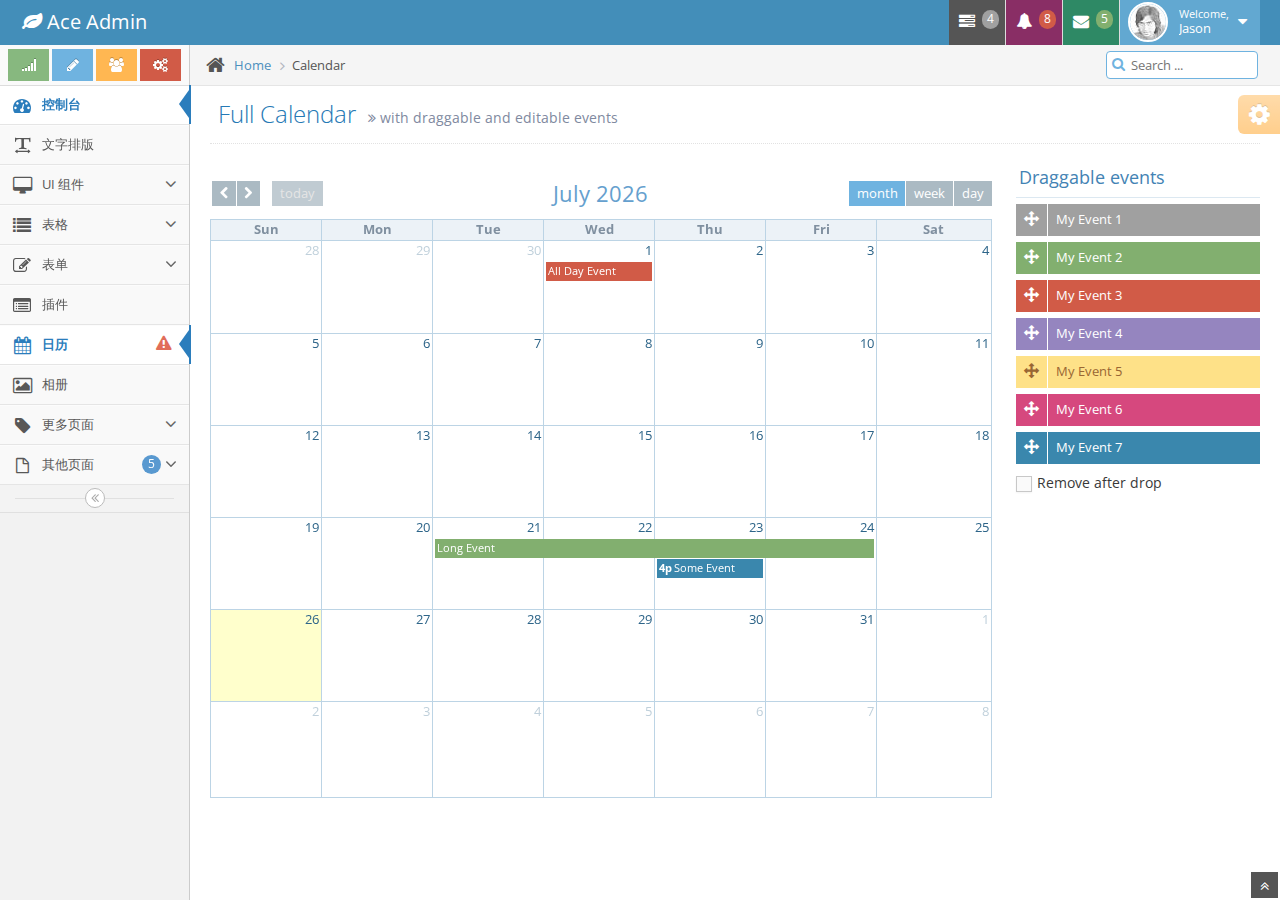
<file: src/main/webapp/calendar.html>
<!DOCTYPE html>
<html lang="en">
	<head>
		<meta charset="utf-8" />
		<title>Full Calendar - Bootstrap后台管理系统模版Ace下载</title>
		<meta name="keywords" content="Bootstrap模版,Bootstrap模版下载,Bootstrap教程,Bootstrap中文" />
		<meta name="description" content="站长素材提供Bootstrap模版,Bootstrap教程,Bootstrap中文翻译等相关Bootstrap插件下载" />
		<meta name="viewport" content="width=device-width, initial-scale=1.0" />

		<!-- basic styles -->

		<link href="assets/css/bootstrap.min.css" rel="stylesheet" />
		<link rel="stylesheet" href="assets/css/font-awesome.min.css" />

		<!--[if IE 7]>
		  <link rel="stylesheet" href="assets/css/font-awesome-ie7.min.css" />
		<![endif]-->

		<!-- page specific plugin styles -->

		<link rel="stylesheet" href="assets/css/fullcalendar.css" />

		<!-- fonts -->

		<link rel="stylesheet" href="http://fonts.googleapis.com/css?family=Open+Sans:400,300" />

		<!-- ace styles -->

		<link rel="stylesheet" href="assets/css/ace.min.css" />
		<link rel="stylesheet" href="assets/css/ace-rtl.min.css" />
		<link rel="stylesheet" href="assets/css/ace-skins.min.css" />

		<!--[if lte IE 8]>
		  <link rel="stylesheet" href="assets/css/ace-ie.min.css" />
		<![endif]-->

		<!-- inline styles related to this page -->

		<!-- ace settings handler -->

		<script src="assets/js/ace-extra.min.js"></script>

		<!-- HTML5 shim and Respond.js IE8 support of HTML5 elements and media queries -->

		<!--[if lt IE 9]>
		<script src="assets/js/html5shiv.js"></script>
		<script src="assets/js/respond.min.js"></script>
		<![endif]-->
	</head>

	<body>
		<div class="navbar navbar-default" id="navbar">
			<script type="text/javascript">
				try{ace.settings.check('navbar' , 'fixed')}catch(e){}
			</script>

			<div class="navbar-container" id="navbar-container">
				<div class="navbar-header pull-left">
					<a href="#" class="navbar-brand">
						<small>
							<i class="icon-leaf"></i>
							Ace Admin
						</small>
					</a><!-- /.brand -->
				</div><!-- /.navbar-header -->

				<div class="navbar-header pull-right" role="navigation">
					<ul class="nav ace-nav">
						<li class="grey">
							<a data-toggle="dropdown" class="dropdown-toggle" href="#">
								<i class="icon-tasks"></i>
								<span class="badge badge-grey">4</span>
							</a>

							<ul class="pull-right dropdown-navbar dropdown-menu dropdown-caret dropdown-close">
								<li class="dropdown-header">
									<i class="icon-ok"></i>
									4 Tasks to complete
								</li>

								<li>
									<a href="#">
										<div class="clearfix">
											<span class="pull-left">Software Update</span>
											<span class="pull-right">65%</span>
										</div>

										<div class="progress progress-mini ">
											<div style="width:65%" class="progress-bar "></div>
										</div>
									</a>
								</li>

								<li>
									<a href="#">
										<div class="clearfix">
											<span class="pull-left">Hardware Upgrade</span>
											<span class="pull-right">35%</span>
										</div>

										<div class="progress progress-mini ">
											<div style="width:35%" class="progress-bar progress-bar-danger"></div>
										</div>
									</a>
								</li>

								<li>
									<a href="#">
										<div class="clearfix">
											<span class="pull-left">Unit Testing</span>
											<span class="pull-right">15%</span>
										</div>

										<div class="progress progress-mini ">
											<div style="width:15%" class="progress-bar progress-bar-warning"></div>
										</div>
									</a>
								</li>

								<li>
									<a href="#">
										<div class="clearfix">
											<span class="pull-left">Bug Fixes</span>
											<span class="pull-right">90%</span>
										</div>

										<div class="progress progress-mini progress-striped active">
											<div style="width:90%" class="progress-bar progress-bar-success"></div>
										</div>
									</a>
								</li>

								<li>
									<a href="#">
										See tasks with details
										<i class="icon-arrow-right"></i>
									</a>
								</li>
							</ul>
						</li>

						<li class="purple">
							<a data-toggle="dropdown" class="dropdown-toggle" href="#">
								<i class="icon-bell-alt icon-animated-bell"></i>
								<span class="badge badge-important">8</span>
							</a>

							<ul class="pull-right dropdown-navbar navbar-pink dropdown-menu dropdown-caret dropdown-close">
								<li class="dropdown-header">
									<i class="icon-warning-sign"></i>
									8 Notifications
								</li>

								<li>
									<a href="#">
										<div class="clearfix">
											<span class="pull-left">
												<i class="btn btn-xs no-hover btn-pink icon-comment"></i>
												New Comments
											</span>
											<span class="pull-right badge badge-info">+12</span>
										</div>
									</a>
								</li>

								<li>
									<a href="#">
										<i class="btn btn-xs btn-primary icon-user"></i>
										Bob just signed up as an editor ...
									</a>
								</li>

								<li>
									<a href="#">
										<div class="clearfix">
											<span class="pull-left">
												<i class="btn btn-xs no-hover btn-success icon-shopping-cart"></i>
												New Orders
											</span>
											<span class="pull-right badge badge-success">+8</span>
										</div>
									</a>
								</li>

								<li>
									<a href="#">
										<div class="clearfix">
											<span class="pull-left">
												<i class="btn btn-xs no-hover btn-info icon-twitter"></i>
												Followers
											</span>
											<span class="pull-right badge badge-info">+11</span>
										</div>
									</a>
								</li>

								<li>
									<a href="#">
										See all notifications
										<i class="icon-arrow-right"></i>
									</a>
								</li>
							</ul>
						</li>

						<li class="green">
							<a data-toggle="dropdown" class="dropdown-toggle" href="#">
								<i class="icon-envelope icon-animated-vertical"></i>
								<span class="badge badge-success">5</span>
							</a>

							<ul class="pull-right dropdown-navbar dropdown-menu dropdown-caret dropdown-close">
								<li class="dropdown-header">
									<i class="icon-envelope-alt"></i>
									5 Messages
								</li>

								<li>
									<a href="#">
										<img src="assets/avatars/avatar.png" class="msg-photo" alt="Alex's Avatar" />
										<span class="msg-body">
											<span class="msg-title">
												<span class="blue">Alex:</span>
												Ciao sociis natoque penatibus et auctor ...
											</span>

											<span class="msg-time">
												<i class="icon-time"></i>
												<span>a moment ago</span>
											</span>
										</span>
									</a>
								</li>

								<li>
									<a href="#">
										<img src="assets/avatars/avatar3.png" class="msg-photo" alt="Susan's Avatar" />
										<span class="msg-body">
											<span class="msg-title">
												<span class="blue">Susan:</span>
												Vestibulum id ligula porta felis euismod ...
											</span>

											<span class="msg-time">
												<i class="icon-time"></i>
												<span>20 minutes ago</span>
											</span>
										</span>
									</a>
								</li>

								<li>
									<a href="#">
										<img src="assets/avatars/avatar4.png" class="msg-photo" alt="Bob's Avatar" />
										<span class="msg-body">
											<span class="msg-title">
												<span class="blue">Bob:</span>
												Nullam quis risus eget urna mollis ornare ...
											</span>

											<span class="msg-time">
												<i class="icon-time"></i>
												<span>3:15 pm</span>
											</span>
										</span>
									</a>
								</li>

								<li>
									<a href="inbox.html">
										See all messages
										<i class="icon-arrow-right"></i>
									</a>
								</li>
							</ul>
						</li>

						<li class="light-blue">
							<a data-toggle="dropdown" href="#" class="dropdown-toggle">
								<img class="nav-user-photo" src="assets/avatars/user.jpg" alt="Jason's Photo" />
								<span class="user-info">
									<small>Welcome,</small>
									Jason
								</span>

								<i class="icon-caret-down"></i>
							</a>

							<ul class="user-menu pull-right dropdown-menu dropdown-yellow dropdown-caret dropdown-close">
								<li>
									<a href="#">
										<i class="icon-cog"></i>
										Settings
									</a>
								</li>

								<li>
									<a href="#">
										<i class="icon-user"></i>
										Profile
									</a>
								</li>

								<li class="divider"></li>

								<li>
									<a href="#">
										<i class="icon-off"></i>
										Logout
									</a>
								</li>
							</ul>
						</li>
					</ul><!-- /.ace-nav -->
				</div><!-- /.navbar-header -->
			</div><!-- /.container -->
		</div>

		<div class="main-container" id="main-container">
			<script type="text/javascript">
				try{ace.settings.check('main-container' , 'fixed')}catch(e){}
			</script>

			<div class="main-container-inner">
				<a class="menu-toggler" id="menu-toggler" href="#">
					<span class="menu-text"></span>
				</a>

				<div class="sidebar" id="sidebar">
					<script type="text/javascript">
						try{ace.settings.check('sidebar' , 'fixed')}catch(e){}
					</script>

					<div class="sidebar-shortcuts" id="sidebar-shortcuts">
						<div class="sidebar-shortcuts-large" id="sidebar-shortcuts-large">
							<button class="btn btn-success">
								<i class="icon-signal"></i>
							</button>

							<button class="btn btn-info">
								<i class="icon-pencil"></i>
							</button>

							<button class="btn btn-warning">
								<i class="icon-group"></i>
							</button>

							<button class="btn btn-danger">
								<i class="icon-cogs"></i>
							</button>
						</div>

						<div class="sidebar-shortcuts-mini" id="sidebar-shortcuts-mini">
							<span class="btn btn-success"></span>

							<span class="btn btn-info"></span>

							<span class="btn btn-warning"></span>

							<span class="btn btn-danger"></span>
						</div>
					</div><!-- #sidebar-shortcuts -->

					<ul class="nav nav-list">
						<li class="active">
							<a href="index.html">
								<i class="icon-dashboard"></i>
								<span class="menu-text"> 控制台 </span>
							</a>
						</li>

						<li>
							<a href="typography.html">
								<i class="icon-text-width"></i>
								<span class="menu-text"> 文字排版 </span>
							</a>
						</li>

						<li>
							<a href="#" class="dropdown-toggle">
								<i class="icon-desktop"></i>
								<span class="menu-text"> UI 组件 </span>

								<b class="arrow icon-angle-down"></b>
							</a>

							<ul class="submenu">
								<li>
									<a href="elements.html">
										<i class="icon-double-angle-right"></i>
										组件
									</a>
								</li>

								<li>
									<a href="buttons.html">
										<i class="icon-double-angle-right"></i>
										按钮 &amp; 图表
									</a>
								</li>

								<li>
									<a href="treeview.html">
										<i class="icon-double-angle-right"></i>
										树菜单
									</a>
								</li>

								<li>
									<a href="jquery-ui.html">
										<i class="icon-double-angle-right"></i>
										jQuery UI
									</a>
								</li>

								<li>
									<a href="nestable-list.html">
										<i class="icon-double-angle-right"></i>
										可拖拽列表
									</a>
								</li>

								<li>
									<a href="#" class="dropdown-toggle">
										<i class="icon-double-angle-right"></i>

										三级菜单
										<b class="arrow icon-angle-down"></b>
									</a>

									<ul class="submenu">
										<li>
											<a href="#">
												<i class="icon-leaf"></i>
												第一级
											</a>
										</li>

										<li>
											<a href="#" class="dropdown-toggle">
												<i class="icon-pencil"></i>

												第四级
												<b class="arrow icon-angle-down"></b>
											</a>

											<ul class="submenu">
												<li>
													<a href="#">
														<i class="icon-plus"></i>
														添加产品
													</a>
												</li>

												<li>
													<a href="#">
														<i class="icon-eye-open"></i>
														查看商品
													</a>
												</li>
											</ul>
										</li>
									</ul>
								</li>
							</ul>
						</li>

						<li>
							<a href="#" class="dropdown-toggle">
								<i class="icon-list"></i>
								<span class="menu-text"> 表格 </span>

								<b class="arrow icon-angle-down"></b>
							</a>

							<ul class="submenu">
								<li>
									<a href="tables.html">
										<i class="icon-double-angle-right"></i>
										简单 &amp; 动态
									</a>
								</li>

								<li>
									<a href="jqgrid.html">
										<i class="icon-double-angle-right"></i>
										jqGrid plugin
									</a>
								</li>
							</ul>
						</li>

						<li>
							<a href="#" class="dropdown-toggle">
								<i class="icon-edit"></i>
								<span class="menu-text"> 表单 </span>

								<b class="arrow icon-angle-down"></b>
							</a>

							<ul class="submenu">
								<li>
									<a href="form-elements.html">
										<i class="icon-double-angle-right"></i>
										表单组件
									</a>
								</li>

								<li>
									<a href="form-wizard.html">
										<i class="icon-double-angle-right"></i>
										向导提示 &amp; 验证
									</a>
								</li>

								<li>
									<a href="wysiwyg.html">
										<i class="icon-double-angle-right"></i>
										编辑器
									</a>
								</li>

								<li>
									<a href="dropzone.html">
										<i class="icon-double-angle-right"></i>
										文件上传
									</a>
								</li>
							</ul>
						</li>

						<li>
							<a href="widgets.html">
								<i class="icon-list-alt"></i>
								<span class="menu-text"> 插件 </span>
							</a>
						</li>

						<li class="active">
							<a href="calendar.html">
								<i class="icon-calendar"></i>

								<span class="menu-text">
									日历
									<span class="badge badge-transparent tooltip-error" title="2&nbsp;Important&nbsp;Events">
										<i class="icon-warning-sign red bigger-130"></i>
									</span>
								</span>
							</a>
						</li>

						<li>
							<a href="gallery.html">
								<i class="icon-picture"></i>
								<span class="menu-text"> 相册 </span>
							</a>
						</li>

						<li>
							<a href="#" class="dropdown-toggle">
								<i class="icon-tag"></i>
								<span class="menu-text"> 更多页面 </span>

								<b class="arrow icon-angle-down"></b>
							</a>

							<ul class="submenu">
								<li>
									<a href="profile.html">
										<i class="icon-double-angle-right"></i>
										用户信息
									</a>
								</li>

								<li>
									<a href="inbox.html">
										<i class="icon-double-angle-right"></i>
										收件箱
									</a>
								</li>

								<li>
									<a href="pricing.html">
										<i class="icon-double-angle-right"></i>
										售价单
									</a>
								</li>

								<li>
									<a href="invoice.html">
										<i class="icon-double-angle-right"></i>
										购物车
									</a>
								</li>

								<li>
									<a href="timeline.html">
										<i class="icon-double-angle-right"></i>
										时间轴
									</a>
								</li>

								<li>
									<a href="login1.html">
										<i class="icon-double-angle-right"></i>
										登录 &amp; 注册
									</a>
								</li>
							</ul>
						</li>

						<li>
							<a href="#" class="dropdown-toggle">
								<i class="icon-file-alt"></i>

								<span class="menu-text">
									其他页面
									<span class="badge badge-primary ">5</span>
								</span>

								<b class="arrow icon-angle-down"></b>
							</a>

							<ul class="submenu">
								<li>
									<a href="faq.html">
										<i class="icon-double-angle-right"></i>
										帮助
									</a>
								</li>

								<li>
									<a href="error-404.html">
										<i class="icon-double-angle-right"></i>
										404错误页面
									</a>
								</li>

								<li>
									<a href="error-500.html">
										<i class="icon-double-angle-right"></i>
										500错误页面
									</a>
								</li>

								<li>
									<a href="grid.html">
										<i class="icon-double-angle-right"></i>
										网格
									</a>
								</li>

								<li>
									<a href="blank.html">
										<i class="icon-double-angle-right"></i>
										空白页面
									</a>
								</li>
							</ul>
						</li>
					</ul><!-- /.nav-list -->

					<div class="sidebar-collapse" id="sidebar-collapse">
						<i class="icon-double-angle-left" data-icon1="icon-double-angle-left" data-icon2="icon-double-angle-right"></i>
					</div>

					<script type="text/javascript">
						try{ace.settings.check('sidebar' , 'collapsed')}catch(e){}
					</script>
				</div>

				<div class="main-content">
					<div class="breadcrumbs" id="breadcrumbs">
						<script type="text/javascript">
							try{ace.settings.check('breadcrumbs' , 'fixed')}catch(e){}
						</script>

						<ul class="breadcrumb">
							<li>
								<i class="icon-home home-icon"></i>
								<a href="#">Home</a>
							</li>
							<li class="active">Calendar</li>
						</ul><!-- .breadcrumb -->

						<div class="nav-search" id="nav-search">
							<form class="form-search">
								<span class="input-icon">
									<input type="text" placeholder="Search ..." class="nav-search-input" id="nav-search-input" autocomplete="off" />
									<i class="icon-search nav-search-icon"></i>
								</span>
							</form>
						</div><!-- #nav-search -->
					</div>

					<div class="page-content">
						<div class="page-header">
							<h1>
								Full Calendar
								<small>
									<i class="icon-double-angle-right"></i>
									with draggable and editable events
								</small>
							</h1>
						</div><!-- /.page-header -->

						<div class="row">
							<div class="col-xs-12">
								<!-- PAGE CONTENT BEGINS -->

								<div class="row">
									<div class="col-sm-9">
										<div class="space"></div>

										<div id="calendar"></div>
									</div>

									<div class="col-sm-3">
										<div class="widget-box transparent">
											<div class="widget-header">
												<h4>Draggable events</h4>
											</div>

											<div class="widget-body">
												<div class="widget-main no-padding">
													<div id="external-events">
														<div class="external-event label-grey" data-class="label-grey">
															<i class="icon-move"></i>
															My Event 1
														</div>

														<div class="external-event label-success" data-class="label-success">
															<i class="icon-move"></i>
															My Event 2
														</div>

														<div class="external-event label-danger" data-class="label-danger">
															<i class="icon-move"></i>
															My Event 3
														</div>

														<div class="external-event label-purple" data-class="label-purple">
															<i class="icon-move"></i>
															My Event 4
														</div>

														<div class="external-event label-yellow" data-class="label-yellow">
															<i class="icon-move"></i>
															My Event 5
														</div>

														<div class="external-event label-pink" data-class="label-pink">
															<i class="icon-move"></i>
															My Event 6
														</div>

														<div class="external-event label-info" data-class="label-info">
															<i class="icon-move"></i>
															My Event 7
														</div>

														<label>
															<input type="checkbox" class="ace ace-checkbox" id="drop-remove" />
															<span class="lbl"> Remove after drop</span>
														</label>
													</div>
												</div>
											</div>
										</div>
									</div>
								</div>

								<!-- PAGE CONTENT ENDS -->
							</div><!-- /.col -->
						</div><!-- /.row -->
					</div><!-- /.page-content -->
				</div><!-- /.main-content -->

				<div class="ace-settings-container" id="ace-settings-container">
					<div class="btn btn-app btn-xs btn-warning ace-settings-btn" id="ace-settings-btn">
						<i class="icon-cog bigger-150"></i>
					</div>

					<div class="ace-settings-box" id="ace-settings-box">
						<div>
							<div class="pull-left">
								<select id="skin-colorpicker" class="hide">
									<option data-skin="default" value="#438EB9">#438EB9</option>
									<option data-skin="skin-1" value="#222A2D">#222A2D</option>
									<option data-skin="skin-2" value="#C6487E">#C6487E</option>
									<option data-skin="skin-3" value="#D0D0D0">#D0D0D0</option>
								</select>
							</div>
							<span>&nbsp; Choose Skin</span>
						</div>

						<div>
							<input type="checkbox" class="ace ace-checkbox-2" id="ace-settings-navbar" />
							<label class="lbl" for="ace-settings-navbar"> Fixed Navbar</label>
						</div>

						<div>
							<input type="checkbox" class="ace ace-checkbox-2" id="ace-settings-sidebar" />
							<label class="lbl" for="ace-settings-sidebar"> Fixed Sidebar</label>
						</div>

						<div>
							<input type="checkbox" class="ace ace-checkbox-2" id="ace-settings-breadcrumbs" />
							<label class="lbl" for="ace-settings-breadcrumbs"> Fixed Breadcrumbs</label>
						</div>

						<div>
							<input type="checkbox" class="ace ace-checkbox-2" id="ace-settings-rtl" />
							<label class="lbl" for="ace-settings-rtl"> Right To Left (rtl)</label>
						</div>

						<div>
							<input type="checkbox" class="ace ace-checkbox-2" id="ace-settings-add-container" />
							<label class="lbl" for="ace-settings-add-container">
								Inside
								<b>.container</b>
							</label>
						</div>
					</div>
				</div><!-- /#ace-settings-container -->
			</div><!-- /.main-container-inner -->

			<a href="#" id="btn-scroll-up" class="btn-scroll-up btn btn-sm btn-inverse">
				<i class="icon-double-angle-up icon-only bigger-110"></i>
			</a>
		</div><!-- /.main-container -->

		<!-- basic scripts -->

		<!--[if !IE]> -->

		<script src="http://libs.baidu.com/jquery/2.1.4/jquery.min.js"></script>

		<!-- <![endif]-->

		<!--[if IE]>
<script src="http://ajax.googleapis.com/ajax/libs/jquery/1.10.2/jquery.min.js"></script>
<![endif]-->

		<!--[if !IE]> -->

		<script type="text/javascript">
			window.jQuery || document.write("<script src='assets/js/jquery-2.0.3.min.js'>"+"<"+"/script>");
		</script>

		<!-- <![endif]-->

		<!--[if IE]>
<script type="text/javascript">
 window.jQuery || document.write("<script src='assets/js/jquery-1.10.2.min.js'>"+"<"+"/script>");
</script>
<![endif]-->

		<script type="text/javascript">
			if("ontouchend" in document) document.write("<script src='assets/js/jquery.mobile.custom.min.js'>"+"<"+"/script>");
		</script>
		<script src="assets/js/bootstrap.min.js"></script>
		<script src="assets/js/typeahead-bs2.min.js"></script>

		<!-- page specific plugin scripts -->

		<script src="assets/js/jquery-ui-1.10.3.custom.min.js"></script>
		<script src="assets/js/jquery.ui.touch-punch.min.js"></script>
		<script src="assets/js/fullcalendar.min.js"></script>
		<script src="assets/js/bootbox.min.js"></script>

		<!-- ace scripts -->

		<script src="assets/js/ace-elements.min.js"></script>
		<script src="assets/js/ace.min.js"></script>

		<!-- inline scripts related to this page -->

		<script type="text/javascript">
			jQuery(function($) {

/* initialize the external events
	-----------------------------------------------------------------*/

	$('#external-events div.external-event').each(function() {

		// create an Event Object (http://arshaw.com/fullcalendar/docs/event_data/Event_Object/)
		// it doesn't need to have a start or end
		var eventObject = {
			title: $.trim($(this).text()) // use the element's text as the event title
		};

		// store the Event Object in the DOM element so we can get to it later
		$(this).data('eventObject', eventObject);

		// make the event draggable using jQuery UI
		$(this).draggable({
			zIndex: 999,
			revert: true,      // will cause the event to go back to its
			revertDuration: 0  //  original position after the drag
		});
		
	});




	/* initialize the calendar
	-----------------------------------------------------------------*/

	var date = new Date();
	var d = date.getDate();
	var m = date.getMonth();
	var y = date.getFullYear();

	
	var calendar = $('#calendar').fullCalendar({
		 buttonText: {
			prev: '<i class="icon-chevron-left"></i>',
			next: '<i class="icon-chevron-right"></i>'
		},
	
		header: {
			left: 'prev,next today',
			center: 'title',
			right: 'month,agendaWeek,agendaDay'
		},
		events: [
		{
			title: 'All Day Event',
			start: new Date(y, m, 1),
			className: 'label-important'
		},
		{
			title: 'Long Event',
			start: new Date(y, m, d-5),
			end: new Date(y, m, d-2),
			className: 'label-success'
		},
		{
			title: 'Some Event',
			start: new Date(y, m, d-3, 16, 0),
			allDay: false
		}]
		,
		editable: true,
		droppable: true, // this allows things to be dropped onto the calendar !!!
		drop: function(date, allDay) { // this function is called when something is dropped
		
			// retrieve the dropped element's stored Event Object
			var originalEventObject = $(this).data('eventObject');
			var $extraEventClass = $(this).attr('data-class');
			
			
			// we need to copy it, so that multiple events don't have a reference to the same object
			var copiedEventObject = $.extend({}, originalEventObject);
			
			// assign it the date that was reported
			copiedEventObject.start = date;
			copiedEventObject.allDay = allDay;
			if($extraEventClass) copiedEventObject['className'] = [$extraEventClass];
			
			// render the event on the calendar
			// the last `true` argument determines if the event "sticks" (http://arshaw.com/fullcalendar/docs/event_rendering/renderEvent/)
			$('#calendar').fullCalendar('renderEvent', copiedEventObject, true);
			
			// is the "remove after drop" checkbox checked?
			if ($('#drop-remove').is(':checked')) {
				// if so, remove the element from the "Draggable Events" list
				$(this).remove();
			}
			
		}
		,
		selectable: true,
		selectHelper: true,
		select: function(start, end, allDay) {
			
			bootbox.prompt("New Event Title:", function(title) {
				if (title !== null) {
					calendar.fullCalendar('renderEvent',
						{
							title: title,
							start: start,
							end: end,
							allDay: allDay
						},
						true // make the event "stick"
					);
				}
			});
			

			calendar.fullCalendar('unselect');
			
		}
		,
		eventClick: function(calEvent, jsEvent, view) {

			var form = $("<form class='form-inline'><label>Change event name &nbsp;</label></form>");
			form.append("<input class='middle' autocomplete=off type=text value='" + calEvent.title + "' /> ");
			form.append("<button type='submit' class='btn btn-sm btn-success'><i class='icon-ok'></i> Save</button>");
			
			var div = bootbox.dialog({
				message: form,
			
				buttons: {
					"delete" : {
						"label" : "<i class='icon-trash'></i> Delete Event",
						"className" : "btn-sm btn-danger",
						"callback": function() {
							calendar.fullCalendar('removeEvents' , function(ev){
								return (ev._id == calEvent._id);
							})
						}
					} ,
					"close" : {
						"label" : "<i class='icon-remove'></i> Close",
						"className" : "btn-sm"
					} 
				}

			});
			
			form.on('submit', function(){
				calEvent.title = form.find("input[type=text]").val();
				calendar.fullCalendar('updateEvent', calEvent);
				div.modal("hide");
				return false;
			});
			
		
			//console.log(calEvent.id);
			//console.log(jsEvent);
			//console.log(view);

			// change the border color just for fun
			//$(this).css('border-color', 'red');

		}
		
	});


})
		</script>
	
</body>
</html>
</file>
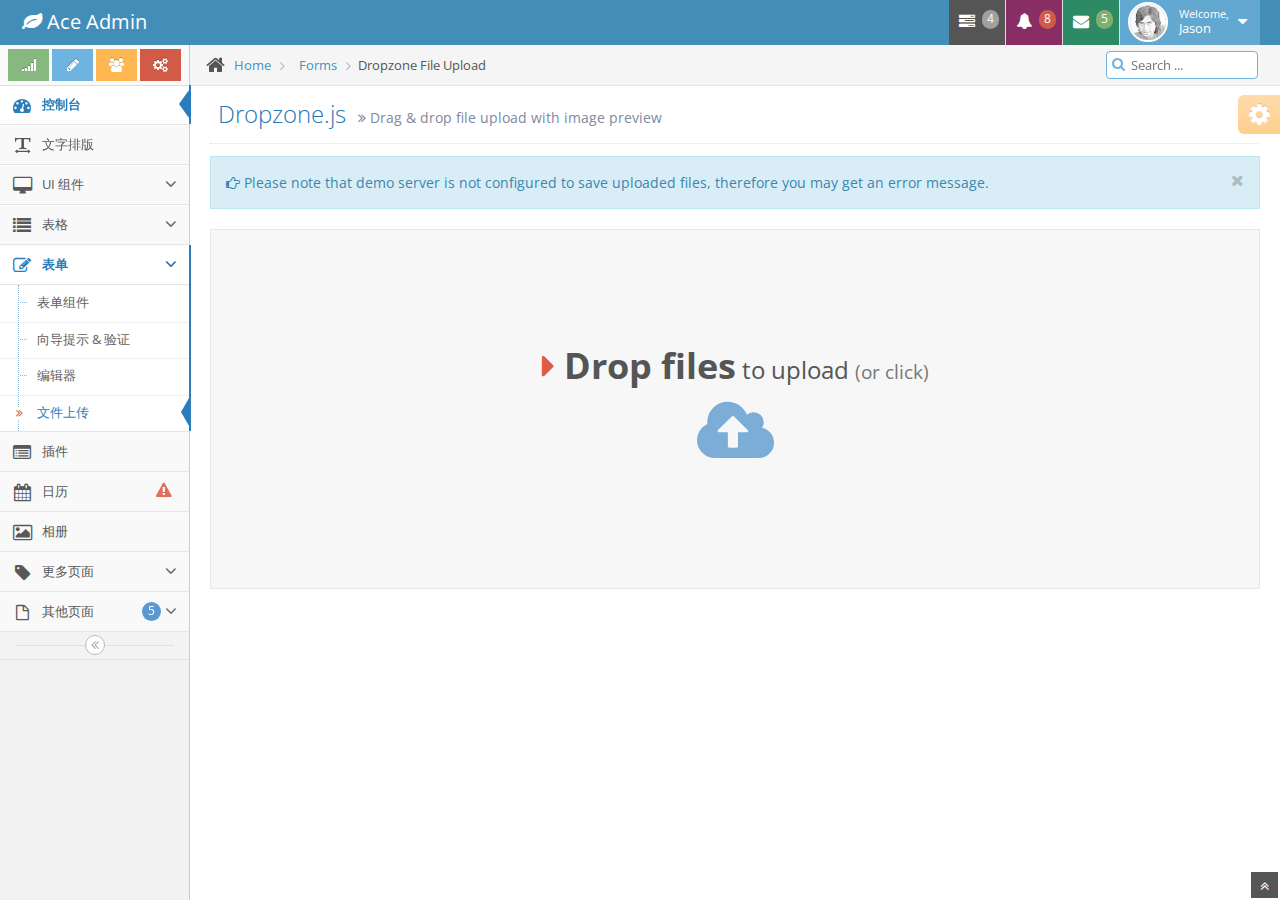
<file: src/main/webapp/dropzone.html>
<!DOCTYPE html>
<html lang="en">
	<head>
		<meta charset="utf-8" />
		<title>Dropzone.js - Bootstrap后台管理系统模版Ace下载</title>
		<meta name="keywords" content="Bootstrap模版,Bootstrap模版下载,Bootstrap教程,Bootstrap中文" />
		<meta name="description" content="站长素材提供Bootstrap模版,Bootstrap教程,Bootstrap中文翻译等相关Bootstrap插件下载" />
		<meta name="viewport" content="width=device-width, initial-scale=1.0" />

		<!-- basic styles -->

		<link href="assets/css/bootstrap.min.css" rel="stylesheet" />
		<link rel="stylesheet" href="assets/css/font-awesome.min.css" />

		<!--[if IE 7]>
		  <link rel="stylesheet" href="assets/css/font-awesome-ie7.min.css" />
		<![endif]-->

		<!-- page specific plugin styles -->

		<link rel="stylesheet" href="assets/css/dropzone.css" />

		<!-- fonts -->

		<link rel="stylesheet" href="http://fonts.googleapis.com/css?family=Open+Sans:400,300" />

		<!-- ace styles -->

		<link rel="stylesheet" href="assets/css/ace.min.css" />
		<link rel="stylesheet" href="assets/css/ace-rtl.min.css" />
		<link rel="stylesheet" href="assets/css/ace-skins.min.css" />

		<!--[if lte IE 8]>
		  <link rel="stylesheet" href="assets/css/ace-ie.min.css" />
		<![endif]-->

		<!-- inline styles related to this page -->

		<!-- ace settings handler -->

		<script src="assets/js/ace-extra.min.js"></script>

		<!-- HTML5 shim and Respond.js IE8 support of HTML5 elements and media queries -->

		<!--[if lt IE 9]>
		<script src="assets/js/html5shiv.js"></script>
		<script src="assets/js/respond.min.js"></script>
		<![endif]-->
	</head>

	<body>
		<div class="navbar navbar-default" id="navbar">
			<script type="text/javascript">
				try{ace.settings.check('navbar' , 'fixed')}catch(e){}
			</script>

			<div class="navbar-container" id="navbar-container">
				<div class="navbar-header pull-left">
					<a href="#" class="navbar-brand">
						<small>
							<i class="icon-leaf"></i>
							Ace Admin
						</small>
					</a><!-- /.brand -->
				</div><!-- /.navbar-header -->

				<div class="navbar-header pull-right" role="navigation">
					<ul class="nav ace-nav">
						<li class="grey">
							<a data-toggle="dropdown" class="dropdown-toggle" href="#">
								<i class="icon-tasks"></i>
								<span class="badge badge-grey">4</span>
							</a>

							<ul class="pull-right dropdown-navbar dropdown-menu dropdown-caret dropdown-close">
								<li class="dropdown-header">
									<i class="icon-ok"></i>
									4 Tasks to complete
								</li>

								<li>
									<a href="#">
										<div class="clearfix">
											<span class="pull-left">Software Update</span>
											<span class="pull-right">65%</span>
										</div>

										<div class="progress progress-mini ">
											<div style="width:65%" class="progress-bar "></div>
										</div>
									</a>
								</li>

								<li>
									<a href="#">
										<div class="clearfix">
											<span class="pull-left">Hardware Upgrade</span>
											<span class="pull-right">35%</span>
										</div>

										<div class="progress progress-mini ">
											<div style="width:35%" class="progress-bar progress-bar-danger"></div>
										</div>
									</a>
								</li>

								<li>
									<a href="#">
										<div class="clearfix">
											<span class="pull-left">Unit Testing</span>
											<span class="pull-right">15%</span>
										</div>

										<div class="progress progress-mini ">
											<div style="width:15%" class="progress-bar progress-bar-warning"></div>
										</div>
									</a>
								</li>

								<li>
									<a href="#">
										<div class="clearfix">
											<span class="pull-left">Bug Fixes</span>
											<span class="pull-right">90%</span>
										</div>

										<div class="progress progress-mini progress-striped active">
											<div style="width:90%" class="progress-bar progress-bar-success"></div>
										</div>
									</a>
								</li>

								<li>
									<a href="#">
										See tasks with details
										<i class="icon-arrow-right"></i>
									</a>
								</li>
							</ul>
						</li>

						<li class="purple">
							<a data-toggle="dropdown" class="dropdown-toggle" href="#">
								<i class="icon-bell-alt icon-animated-bell"></i>
								<span class="badge badge-important">8</span>
							</a>

							<ul class="pull-right dropdown-navbar navbar-pink dropdown-menu dropdown-caret dropdown-close">
								<li class="dropdown-header">
									<i class="icon-warning-sign"></i>
									8 Notifications
								</li>

								<li>
									<a href="#">
										<div class="clearfix">
											<span class="pull-left">
												<i class="btn btn-xs no-hover btn-pink icon-comment"></i>
												New Comments
											</span>
											<span class="pull-right badge badge-info">+12</span>
										</div>
									</a>
								</li>

								<li>
									<a href="#">
										<i class="btn btn-xs btn-primary icon-user"></i>
										Bob just signed up as an editor ...
									</a>
								</li>

								<li>
									<a href="#">
										<div class="clearfix">
											<span class="pull-left">
												<i class="btn btn-xs no-hover btn-success icon-shopping-cart"></i>
												New Orders
											</span>
											<span class="pull-right badge badge-success">+8</span>
										</div>
									</a>
								</li>

								<li>
									<a href="#">
										<div class="clearfix">
											<span class="pull-left">
												<i class="btn btn-xs no-hover btn-info icon-twitter"></i>
												Followers
											</span>
											<span class="pull-right badge badge-info">+11</span>
										</div>
									</a>
								</li>

								<li>
									<a href="#">
										See all notifications
										<i class="icon-arrow-right"></i>
									</a>
								</li>
							</ul>
						</li>

						<li class="green">
							<a data-toggle="dropdown" class="dropdown-toggle" href="#">
								<i class="icon-envelope icon-animated-vertical"></i>
								<span class="badge badge-success">5</span>
							</a>

							<ul class="pull-right dropdown-navbar dropdown-menu dropdown-caret dropdown-close">
								<li class="dropdown-header">
									<i class="icon-envelope-alt"></i>
									5 Messages
								</li>

								<li>
									<a href="#">
										<img src="assets/avatars/avatar.png" class="msg-photo" alt="Alex's Avatar" />
										<span class="msg-body">
											<span class="msg-title">
												<span class="blue">Alex:</span>
												Ciao sociis natoque penatibus et auctor ...
											</span>

											<span class="msg-time">
												<i class="icon-time"></i>
												<span>a moment ago</span>
											</span>
										</span>
									</a>
								</li>

								<li>
									<a href="#">
										<img src="assets/avatars/avatar3.png" class="msg-photo" alt="Susan's Avatar" />
										<span class="msg-body">
											<span class="msg-title">
												<span class="blue">Susan:</span>
												Vestibulum id ligula porta felis euismod ...
											</span>

											<span class="msg-time">
												<i class="icon-time"></i>
												<span>20 minutes ago</span>
											</span>
										</span>
									</a>
								</li>

								<li>
									<a href="#">
										<img src="assets/avatars/avatar4.png" class="msg-photo" alt="Bob's Avatar" />
										<span class="msg-body">
											<span class="msg-title">
												<span class="blue">Bob:</span>
												Nullam quis risus eget urna mollis ornare ...
											</span>

											<span class="msg-time">
												<i class="icon-time"></i>
												<span>3:15 pm</span>
											</span>
										</span>
									</a>
								</li>

								<li>
									<a href="inbox.html">
										See all messages
										<i class="icon-arrow-right"></i>
									</a>
								</li>
							</ul>
						</li>

						<li class="light-blue">
							<a data-toggle="dropdown" href="#" class="dropdown-toggle">
								<img class="nav-user-photo" src="assets/avatars/user.jpg" alt="Jason's Photo" />
								<span class="user-info">
									<small>Welcome,</small>
									Jason
								</span>

								<i class="icon-caret-down"></i>
							</a>

							<ul class="user-menu pull-right dropdown-menu dropdown-yellow dropdown-caret dropdown-close">
								<li>
									<a href="#">
										<i class="icon-cog"></i>
										Settings
									</a>
								</li>

								<li>
									<a href="#">
										<i class="icon-user"></i>
										Profile
									</a>
								</li>

								<li class="divider"></li>

								<li>
									<a href="#">
										<i class="icon-off"></i>
										Logout
									</a>
								</li>
							</ul>
						</li>
					</ul><!-- /.ace-nav -->
				</div><!-- /.navbar-header -->
			</div><!-- /.container -->
		</div>

		<div class="main-container" id="main-container">
			<script type="text/javascript">
				try{ace.settings.check('main-container' , 'fixed')}catch(e){}
			</script>

			<div class="main-container-inner">
				<a class="menu-toggler" id="menu-toggler" href="#">
					<span class="menu-text"></span>
				</a>

				<div class="sidebar" id="sidebar">
					<script type="text/javascript">
						try{ace.settings.check('sidebar' , 'fixed')}catch(e){}
					</script>

					<div class="sidebar-shortcuts" id="sidebar-shortcuts">
						<div class="sidebar-shortcuts-large" id="sidebar-shortcuts-large">
							<button class="btn btn-success">
								<i class="icon-signal"></i>
							</button>

							<button class="btn btn-info">
								<i class="icon-pencil"></i>
							</button>

							<button class="btn btn-warning">
								<i class="icon-group"></i>
							</button>

							<button class="btn btn-danger">
								<i class="icon-cogs"></i>
							</button>
						</div>

						<div class="sidebar-shortcuts-mini" id="sidebar-shortcuts-mini">
							<span class="btn btn-success"></span>

							<span class="btn btn-info"></span>

							<span class="btn btn-warning"></span>

							<span class="btn btn-danger"></span>
						</div>
					</div><!-- #sidebar-shortcuts -->

					<ul class="nav nav-list">
						<li class="active">
							<a href="index.html">
								<i class="icon-dashboard"></i>
								<span class="menu-text"> 控制台 </span>
							</a>
						</li>

						<li>
							<a href="typography.html">
								<i class="icon-text-width"></i>
								<span class="menu-text"> 文字排版 </span>
							</a>
						</li>

						<li>
							<a href="#" class="dropdown-toggle">
								<i class="icon-desktop"></i>
								<span class="menu-text"> UI 组件 </span>

								<b class="arrow icon-angle-down"></b>
							</a>

							<ul class="submenu">
								<li>
									<a href="elements.html">
										<i class="icon-double-angle-right"></i>
										组件
									</a>
								</li>

								<li>
									<a href="buttons.html">
										<i class="icon-double-angle-right"></i>
										按钮 &amp; 图表
									</a>
								</li>

								<li>
									<a href="treeview.html">
										<i class="icon-double-angle-right"></i>
										树菜单
									</a>
								</li>

								<li>
									<a href="jquery-ui.html">
										<i class="icon-double-angle-right"></i>
										jQuery UI
									</a>
								</li>

								<li>
									<a href="nestable-list.html">
										<i class="icon-double-angle-right"></i>
										可拖拽列表
									</a>
								</li>

								<li>
									<a href="#" class="dropdown-toggle">
										<i class="icon-double-angle-right"></i>

										三级菜单
										<b class="arrow icon-angle-down"></b>
									</a>

									<ul class="submenu">
										<li>
											<a href="#">
												<i class="icon-leaf"></i>
												第一级
											</a>
										</li>

										<li>
											<a href="#" class="dropdown-toggle">
												<i class="icon-pencil"></i>

												第四级
												<b class="arrow icon-angle-down"></b>
											</a>

											<ul class="submenu">
												<li>
													<a href="#">
														<i class="icon-plus"></i>
														添加产品
													</a>
												</li>

												<li>
													<a href="#">
														<i class="icon-eye-open"></i>
														查看商品
													</a>
												</li>
											</ul>
										</li>
									</ul>
								</li>
							</ul>
						</li>

						<li>
							<a href="#" class="dropdown-toggle">
								<i class="icon-list"></i>
								<span class="menu-text"> 表格 </span>

								<b class="arrow icon-angle-down"></b>
							</a>

							<ul class="submenu">
								<li>
									<a href="tables.html">
										<i class="icon-double-angle-right"></i>
										简单 &amp; 动态
									</a>
								</li>

								<li>
									<a href="jqgrid.html">
										<i class="icon-double-angle-right"></i>
										jqGrid plugin
									</a>
								</li>
							</ul>
						</li>

						<li class="active open">
							<a href="#" class="dropdown-toggle">
								<i class="icon-edit"></i>
								<span class="menu-text"> 表单 </span>

								<b class="arrow icon-angle-down"></b>
							</a>

							<ul class="submenu">
								<li>
									<a href="form-elements.html">
										<i class="icon-double-angle-right"></i>
										表单组件
									</a>
								</li>

								<li>
									<a href="form-wizard.html">
										<i class="icon-double-angle-right"></i>
										向导提示 &amp; 验证
									</a>
								</li>

								<li>
									<a href="wysiwyg.html">
										<i class="icon-double-angle-right"></i>
										编辑器
									</a>
								</li>

								<li class="active">
									<a href="dropzone.html">
										<i class="icon-double-angle-right"></i>
										文件上传
									</a>
								</li>
							</ul>
						</li>

						<li>
							<a href="widgets.html">
								<i class="icon-list-alt"></i>
								<span class="menu-text"> 插件 </span>
							</a>
						</li>

						<li>
							<a href="calendar.html">
								<i class="icon-calendar"></i>

								<span class="menu-text">
									日历
									<span class="badge badge-transparent tooltip-error" title="2&nbsp;Important&nbsp;Events">
										<i class="icon-warning-sign red bigger-130"></i>
									</span>
								</span>
							</a>
						</li>

						<li>
							<a href="gallery.html">
								<i class="icon-picture"></i>
								<span class="menu-text"> 相册 </span>
							</a>
						</li>

						<li>
							<a href="#" class="dropdown-toggle">
								<i class="icon-tag"></i>
								<span class="menu-text"> 更多页面 </span>

								<b class="arrow icon-angle-down"></b>
							</a>

							<ul class="submenu">
								<li>
									<a href="profile.html">
										<i class="icon-double-angle-right"></i>
										用户信息
									</a>
								</li>

								<li>
									<a href="inbox.html">
										<i class="icon-double-angle-right"></i>
										收件箱
									</a>
								</li>

								<li>
									<a href="pricing.html">
										<i class="icon-double-angle-right"></i>
										售价单
									</a>
								</li>

								<li>
									<a href="invoice.html">
										<i class="icon-double-angle-right"></i>
										购物车
									</a>
								</li>

								<li>
									<a href="timeline.html">
										<i class="icon-double-angle-right"></i>
										时间轴
									</a>
								</li>

								<li>
									<a href="login1.html">
										<i class="icon-double-angle-right"></i>
										登录 &amp; 注册
									</a>
								</li>
							</ul>
						</li>

						<li>
							<a href="#" class="dropdown-toggle">
								<i class="icon-file-alt"></i>

								<span class="menu-text">
									其他页面
									<span class="badge badge-primary ">5</span>
								</span>

								<b class="arrow icon-angle-down"></b>
							</a>

							<ul class="submenu">
								<li>
									<a href="faq.html">
										<i class="icon-double-angle-right"></i>
										帮助
									</a>
								</li>

								<li>
									<a href="error-404.html">
										<i class="icon-double-angle-right"></i>
										404错误页面
									</a>
								</li>

								<li>
									<a href="error-500.html">
										<i class="icon-double-angle-right"></i>
										500错误页面
									</a>
								</li>

								<li>
									<a href="grid.html">
										<i class="icon-double-angle-right"></i>
										网格
									</a>
								</li>

								<li>
									<a href="blank.html">
										<i class="icon-double-angle-right"></i>
										空白页面
									</a>
								</li>
							</ul>
						</li>
					</ul><!-- /.nav-list -->

					<div class="sidebar-collapse" id="sidebar-collapse">
						<i class="icon-double-angle-left" data-icon1="icon-double-angle-left" data-icon2="icon-double-angle-right"></i>
					</div>

					<script type="text/javascript">
						try{ace.settings.check('sidebar' , 'collapsed')}catch(e){}
					</script>
				</div>

				<div class="main-content">
					<div class="breadcrumbs" id="breadcrumbs">
						<script type="text/javascript">
							try{ace.settings.check('breadcrumbs' , 'fixed')}catch(e){}
						</script>

						<ul class="breadcrumb">
							<li>
								<i class="icon-home home-icon"></i>
								<a href="#">Home</a>
							</li>

							<li>
								<a href="#">Forms</a>
							</li>
							<li class="active">Dropzone File Upload</li>
						</ul><!-- .breadcrumb -->

						<div class="nav-search" id="nav-search">
							<form class="form-search">
								<span class="input-icon">
									<input type="text" placeholder="Search ..." class="nav-search-input" id="nav-search-input" autocomplete="off" />
									<i class="icon-search nav-search-icon"></i>
								</span>
							</form>
						</div><!-- #nav-search -->
					</div>

					<div class="page-content">
						<div class="page-header">
							<h1>
								Dropzone.js
								<small>
									<i class="icon-double-angle-right"></i>
									Drag &amp; drop file upload with image preview
								</small>
							</h1>
						</div><!-- /.page-header -->

						<div class="row">
							<div class="col-xs-12">
								<!-- PAGE CONTENT BEGINS -->

								<div class="alert alert-info">
									<i class="icon-hand-right"></i>

									Please note that demo server is not configured to save uploaded files, therefore you may get an error message.
									<button class="close" data-dismiss="alert">
										<i class="icon-remove"></i>
									</button>
								</div>

								<div id="dropzone">
									<form action="//dummy.html" class="dropzone">
										<div class="fallback">
											<input name="file" type="file" multiple="" />
										</div>
									</form>
								</div><!-- PAGE CONTENT ENDS -->
							</div><!-- /.col -->
						</div><!-- /.row -->
					</div><!-- /.page-content -->
				</div><!-- /.main-content -->

				<div class="ace-settings-container" id="ace-settings-container">
					<div class="btn btn-app btn-xs btn-warning ace-settings-btn" id="ace-settings-btn">
						<i class="icon-cog bigger-150"></i>
					</div>

					<div class="ace-settings-box" id="ace-settings-box">
						<div>
							<div class="pull-left">
								<select id="skin-colorpicker" class="hide">
									<option data-skin="default" value="#438EB9">#438EB9</option>
									<option data-skin="skin-1" value="#222A2D">#222A2D</option>
									<option data-skin="skin-2" value="#C6487E">#C6487E</option>
									<option data-skin="skin-3" value="#D0D0D0">#D0D0D0</option>
								</select>
							</div>
							<span>&nbsp; Choose Skin</span>
						</div>

						<div>
							<input type="checkbox" class="ace ace-checkbox-2" id="ace-settings-navbar" />
							<label class="lbl" for="ace-settings-navbar"> Fixed Navbar</label>
						</div>

						<div>
							<input type="checkbox" class="ace ace-checkbox-2" id="ace-settings-sidebar" />
							<label class="lbl" for="ace-settings-sidebar"> Fixed Sidebar</label>
						</div>

						<div>
							<input type="checkbox" class="ace ace-checkbox-2" id="ace-settings-breadcrumbs" />
							<label class="lbl" for="ace-settings-breadcrumbs"> Fixed Breadcrumbs</label>
						</div>

						<div>
							<input type="checkbox" class="ace ace-checkbox-2" id="ace-settings-rtl" />
							<label class="lbl" for="ace-settings-rtl"> Right To Left (rtl)</label>
						</div>

						<div>
							<input type="checkbox" class="ace ace-checkbox-2" id="ace-settings-add-container" />
							<label class="lbl" for="ace-settings-add-container">
								Inside
								<b>.container</b>
							</label>
						</div>
					</div>
				</div><!-- /#ace-settings-container -->
			</div><!-- /.main-container-inner -->

			<a href="#" id="btn-scroll-up" class="btn-scroll-up btn btn-sm btn-inverse">
				<i class="icon-double-angle-up icon-only bigger-110"></i>
			</a>
		</div><!-- /.main-container -->

		<!-- basic scripts -->

		<!--[if !IE]> -->

		<script src="http://libs.baidu.com/jquery/2.1.4/jquery.min.js"></script>

		<!-- <![endif]-->

		<!--[if IE]>
<script src="http://ajax.googleapis.com/ajax/libs/jquery/1.10.2/jquery.min.js"></script>
<![endif]-->

		<!--[if !IE]> -->

		<script type="text/javascript">
			window.jQuery || document.write("<script src='assets/js/jquery-2.0.3.min.js'>"+"<"+"/script>");
		</script>

		<!-- <![endif]-->

		<!--[if IE]>
<script type="text/javascript">
 window.jQuery || document.write("<script src='assets/js/jquery-1.10.2.min.js'>"+"<"+"/script>");
</script>
<![endif]-->

		<script type="text/javascript">
			if("ontouchend" in document) document.write("<script src='assets/js/jquery.mobile.custom.min.js'>"+"<"+"/script>");
		</script>
		<script src="assets/js/bootstrap.min.js"></script>
		<script src="assets/js/typeahead-bs2.min.js"></script>

		<!-- page specific plugin scripts -->

		<script src="assets/js/dropzone.min.js"></script>

		<!-- ace scripts -->

		<script src="assets/js/ace-elements.min.js"></script>
		<script src="assets/js/ace.min.js"></script>

		<!-- inline scripts related to this page -->

		<script type="text/javascript">
			jQuery(function($){
			
			try {
			  $(".dropzone").dropzone({
			    paramName: "file", // The name that will be used to transfer the file
			    maxFilesize: 0.5, // MB
			  
				addRemoveLinks : true,
				dictDefaultMessage :
				'<span class="bigger-150 bolder"><i class="icon-caret-right red"></i> Drop files</span> to upload \
				<span class="smaller-80 grey">(or click)</span> <br /> \
				<i class="upload-icon icon-cloud-upload blue icon-3x"></i>'
			,
				dictResponseError: 'Error while uploading file!',
				
				//change the previewTemplate to use Bootstrap progress bars
				previewTemplate: "<div class=\"dz-preview dz-file-preview\">\n  <div class=\"dz-details\">\n    <div class=\"dz-filename\"><span data-dz-name></span></div>\n    <div class=\"dz-size\" data-dz-size></div>\n    <img data-dz-thumbnail />\n  </div>\n  <div class=\"progress progress-small progress-striped active\"><div class=\"progress-bar progress-bar-success\" data-dz-uploadprogress></div></div>\n  <div class=\"dz-success-mark\"><span></span></div>\n  <div class=\"dz-error-mark\"><span></span></div>\n  <div class=\"dz-error-message\"><span data-dz-errormessage></span></div>\n</div>"
			  });
			} catch(e) {
			  alert('Dropzone.js does not support older browsers!');
			}
			
			});
		</script>
	
</body>
</html>
</file>
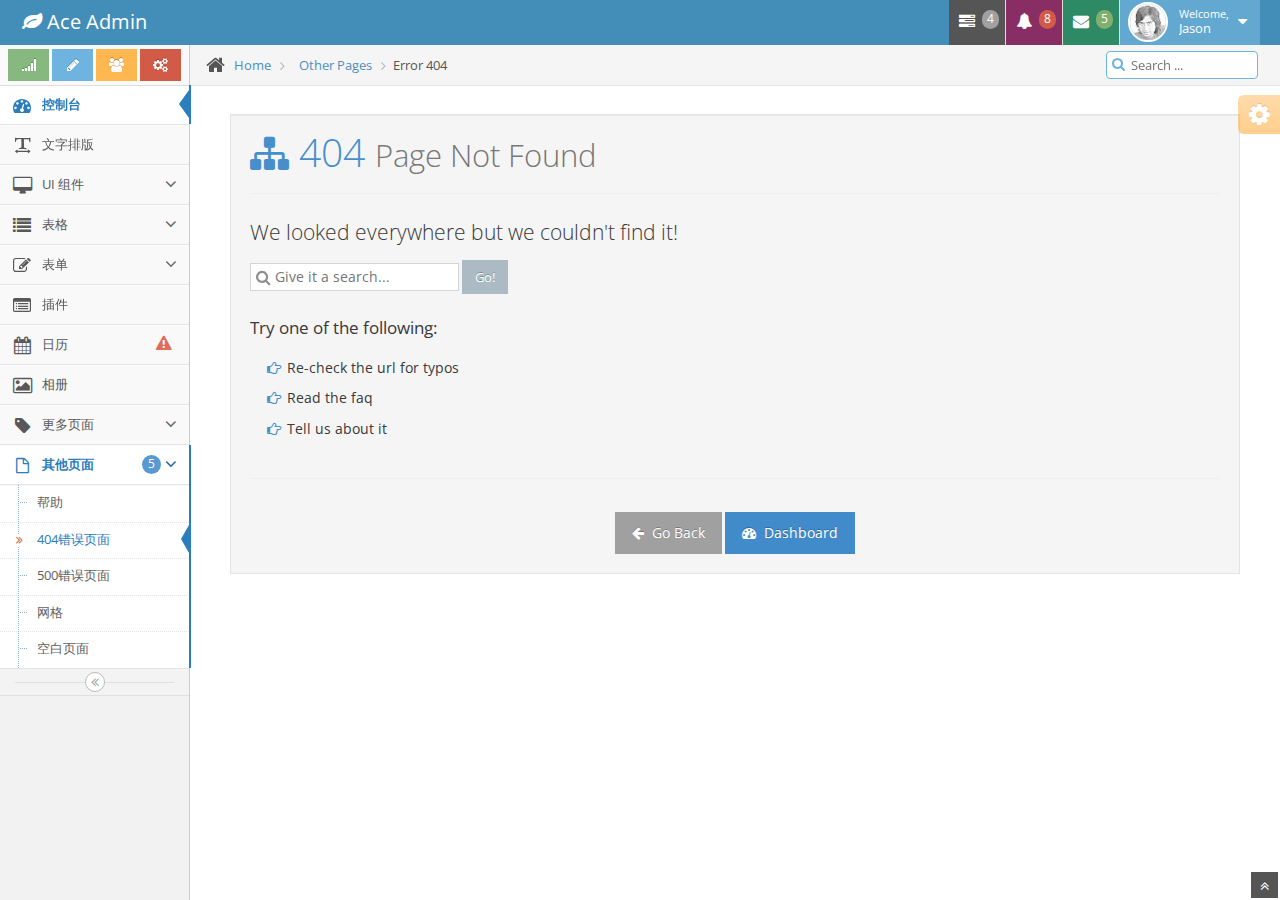
<file: src/main/webapp/error-404.html>
<!DOCTYPE html>
<html>
	<head>
		<meta charset="utf-8" />
		<title>404错误页面 - Bootstrap后台管理系统模版Ace下载</title>
		<meta name="keywords" content="Bootstrap模版,Bootstrap模版下载,Bootstrap教程,Bootstrap中文" />
		<meta name="description" content="站长素材提供Bootstrap模版,Bootstrap教程,Bootstrap中文翻译等相关Bootstrap插件下载" />
		<meta name="viewport" content="width=device-width, initial-scale=1.0" />

		<!-- basic styles -->

		<link href="assets/css/bootstrap.min.css" rel="stylesheet" />
		<link rel="stylesheet" href="assets/css/font-awesome.min.css" />

		<!--[if IE 7]>
		  <link rel="stylesheet" href="assets/css/font-awesome-ie7.min.css" />
		<![endif]-->

		<!-- page specific plugin styles -->

		<!-- fonts -->

		<link rel="stylesheet" href="http://fonts.googleapis.com/css?family=Open+Sans:400,300" />

		<!-- ace styles -->

		<link rel="stylesheet" href="assets/css/ace.min.css" />
		<link rel="stylesheet" href="assets/css/ace-rtl.min.css" />
		<link rel="stylesheet" href="assets/css/ace-skins.min.css" />

		<!--[if lte IE 8]>
		  <link rel="stylesheet" href="assets/css/ace-ie.min.css" />
		<![endif]-->

		<!-- inline styles related to this page -->

		<!-- ace settings handler -->

		<script src="assets/js/ace-extra.min.js"></script>

		<!-- HTML5 shim and Respond.js IE8 support of HTML5 elements and media queries -->

		<!--[if lt IE 9]>
		<script src="assets/js/html5shiv.js"></script>
		<script src="assets/js/respond.min.js"></script>
		<![endif]-->
	</head>

	<body>
		<div class="navbar navbar-default" id="navbar">
			<script type="text/javascript">
				try{ace.settings.check('navbar' , 'fixed')}catch(e){}
			</script>

			<div class="navbar-container" id="navbar-container">
				<div class="navbar-header pull-left">
					<a href="#" class="navbar-brand">
						<small>
							<i class="icon-leaf"></i>
							Ace Admin
						</small>
					</a><!-- /.brand -->
				</div><!-- /.navbar-header -->

				<div class="navbar-header pull-right" role="navigation">
					<ul class="nav ace-nav">
						<li class="grey">
							<a data-toggle="dropdown" class="dropdown-toggle" href="#">
								<i class="icon-tasks"></i>
								<span class="badge badge-grey">4</span>
							</a>

							<ul class="pull-right dropdown-navbar dropdown-menu dropdown-caret dropdown-close">
								<li class="dropdown-header">
									<i class="icon-ok"></i>
									4 Tasks to complete
								</li>

								<li>
									<a href="#">
										<div class="clearfix">
											<span class="pull-left">Software Update</span>
											<span class="pull-right">65%</span>
										</div>

										<div class="progress progress-mini ">
											<div style="width:65%" class="progress-bar "></div>
										</div>
									</a>
								</li>

								<li>
									<a href="#">
										<div class="clearfix">
											<span class="pull-left">Hardware Upgrade</span>
											<span class="pull-right">35%</span>
										</div>

										<div class="progress progress-mini ">
											<div style="width:35%" class="progress-bar progress-bar-danger"></div>
										</div>
									</a>
								</li>

								<li>
									<a href="#">
										<div class="clearfix">
											<span class="pull-left">Unit Testing</span>
											<span class="pull-right">15%</span>
										</div>

										<div class="progress progress-mini ">
											<div style="width:15%" class="progress-bar progress-bar-warning"></div>
										</div>
									</a>
								</li>

								<li>
									<a href="#">
										<div class="clearfix">
											<span class="pull-left">Bug Fixes</span>
											<span class="pull-right">90%</span>
										</div>

										<div class="progress progress-mini progress-striped active">
											<div style="width:90%" class="progress-bar progress-bar-success"></div>
										</div>
									</a>
								</li>

								<li>
									<a href="#">
										See tasks with details
										<i class="icon-arrow-right"></i>
									</a>
								</li>
							</ul>
						</li>

						<li class="purple">
							<a data-toggle="dropdown" class="dropdown-toggle" href="#">
								<i class="icon-bell-alt icon-animated-bell"></i>
								<span class="badge badge-important">8</span>
							</a>

							<ul class="pull-right dropdown-navbar navbar-pink dropdown-menu dropdown-caret dropdown-close">
								<li class="dropdown-header">
									<i class="icon-warning-sign"></i>
									8 Notifications
								</li>

								<li>
									<a href="#">
										<div class="clearfix">
											<span class="pull-left">
												<i class="btn btn-xs no-hover btn-pink icon-comment"></i>
												New Comments
											</span>
											<span class="pull-right badge badge-info">+12</span>
										</div>
									</a>
								</li>

								<li>
									<a href="#">
										<i class="btn btn-xs btn-primary icon-user"></i>
										Bob just signed up as an editor ...
									</a>
								</li>

								<li>
									<a href="#">
										<div class="clearfix">
											<span class="pull-left">
												<i class="btn btn-xs no-hover btn-success icon-shopping-cart"></i>
												New Orders
											</span>
											<span class="pull-right badge badge-success">+8</span>
										</div>
									</a>
								</li>

								<li>
									<a href="#">
										<div class="clearfix">
											<span class="pull-left">
												<i class="btn btn-xs no-hover btn-info icon-twitter"></i>
												Followers
											</span>
											<span class="pull-right badge badge-info">+11</span>
										</div>
									</a>
								</li>

								<li>
									<a href="#">
										See all notifications
										<i class="icon-arrow-right"></i>
									</a>
								</li>
							</ul>
						</li>

						<li class="green">
							<a data-toggle="dropdown" class="dropdown-toggle" href="#">
								<i class="icon-envelope icon-animated-vertical"></i>
								<span class="badge badge-success">5</span>
							</a>

							<ul class="pull-right dropdown-navbar dropdown-menu dropdown-caret dropdown-close">
								<li class="dropdown-header">
									<i class="icon-envelope-alt"></i>
									5 Messages
								</li>

								<li>
									<a href="#">
										<img src="assets/avatars/avatar.png" class="msg-photo" alt="Alex's Avatar" />
										<span class="msg-body">
											<span class="msg-title">
												<span class="blue">Alex:</span>
												Ciao sociis natoque penatibus et auctor ...
											</span>

											<span class="msg-time">
												<i class="icon-time"></i>
												<span>a moment ago</span>
											</span>
										</span>
									</a>
								</li>

								<li>
									<a href="#">
										<img src="assets/avatars/avatar3.png" class="msg-photo" alt="Susan's Avatar" />
										<span class="msg-body">
											<span class="msg-title">
												<span class="blue">Susan:</span>
												Vestibulum id ligula porta felis euismod ...
											</span>

											<span class="msg-time">
												<i class="icon-time"></i>
												<span>20 minutes ago</span>
											</span>
										</span>
									</a>
								</li>

								<li>
									<a href="#">
										<img src="assets/avatars/avatar4.png" class="msg-photo" alt="Bob's Avatar" />
										<span class="msg-body">
											<span class="msg-title">
												<span class="blue">Bob:</span>
												Nullam quis risus eget urna mollis ornare ...
											</span>

											<span class="msg-time">
												<i class="icon-time"></i>
												<span>3:15 pm</span>
											</span>
										</span>
									</a>
								</li>

								<li>
									<a href="inbox.html">
										See all messages
										<i class="icon-arrow-right"></i>
									</a>
								</li>
							</ul>
						</li>

						<li class="light-blue">
							<a data-toggle="dropdown" href="#" class="dropdown-toggle">
								<img class="nav-user-photo" src="assets/avatars/user.jpg" alt="Jason's Photo" />
								<span class="user-info">
									<small>Welcome,</small>
									Jason
								</span>

								<i class="icon-caret-down"></i>
							</a>

							<ul class="user-menu pull-right dropdown-menu dropdown-yellow dropdown-caret dropdown-close">
								<li>
									<a href="#">
										<i class="icon-cog"></i>
										Settings
									</a>
								</li>

								<li>
									<a href="#">
										<i class="icon-user"></i>
										Profile
									</a>
								</li>

								<li class="divider"></li>

								<li>
									<a href="#">
										<i class="icon-off"></i>
										Logout
									</a>
								</li>
							</ul>
						</li>
					</ul><!-- /.ace-nav -->
				</div><!-- /.navbar-header -->
			</div><!-- /.container -->
		</div>

		<div class="main-container" id="main-container">
			<script type="text/javascript">
				try{ace.settings.check('main-container' , 'fixed')}catch(e){}
			</script>

			<div class="main-container-inner">
				<a class="menu-toggler" id="menu-toggler" href="#">
					<span class="menu-text"></span>
				</a>

				<div class="sidebar" id="sidebar">
					<script type="text/javascript">
						try{ace.settings.check('sidebar' , 'fixed')}catch(e){}
					</script>

					<div class="sidebar-shortcuts" id="sidebar-shortcuts">
						<div class="sidebar-shortcuts-large" id="sidebar-shortcuts-large">
							<button class="btn btn-success">
								<i class="icon-signal"></i>
							</button>

							<button class="btn btn-info">
								<i class="icon-pencil"></i>
							</button>

							<button class="btn btn-warning">
								<i class="icon-group"></i>
							</button>

							<button class="btn btn-danger">
								<i class="icon-cogs"></i>
							</button>
						</div>

						<div class="sidebar-shortcuts-mini" id="sidebar-shortcuts-mini">
							<span class="btn btn-success"></span>

							<span class="btn btn-info"></span>

							<span class="btn btn-warning"></span>

							<span class="btn btn-danger"></span>
						</div>
					</div><!-- #sidebar-shortcuts -->

					<ul class="nav nav-list">
						<li class="active">
							<a href="index.html">
								<i class="icon-dashboard"></i>
								<span class="menu-text"> 控制台 </span>
							</a>
						</li>

						<li>
							<a href="typography.html">
								<i class="icon-text-width"></i>
								<span class="menu-text"> 文字排版 </span>
							</a>
						</li>

						<li>
							<a href="#" class="dropdown-toggle">
								<i class="icon-desktop"></i>
								<span class="menu-text"> UI 组件 </span>

								<b class="arrow icon-angle-down"></b>
							</a>

							<ul class="submenu">
								<li>
									<a href="elements.html">
										<i class="icon-double-angle-right"></i>
										组件
									</a>
								</li>

								<li>
									<a href="buttons.html">
										<i class="icon-double-angle-right"></i>
										按钮 &amp; 图表
									</a>
								</li>

								<li>
									<a href="treeview.html">
										<i class="icon-double-angle-right"></i>
										树菜单
									</a>
								</li>

								<li>
									<a href="jquery-ui.html">
										<i class="icon-double-angle-right"></i>
										jQuery UI
									</a>
								</li>

								<li>
									<a href="nestable-list.html">
										<i class="icon-double-angle-right"></i>
										可拖拽列表
									</a>
								</li>

								<li>
									<a href="#" class="dropdown-toggle">
										<i class="icon-double-angle-right"></i>

										三级菜单
										<b class="arrow icon-angle-down"></b>
									</a>

									<ul class="submenu">
										<li>
											<a href="#">
												<i class="icon-leaf"></i>
												第一级
											</a>
										</li>

										<li>
											<a href="#" class="dropdown-toggle">
												<i class="icon-pencil"></i>

												第四级
												<b class="arrow icon-angle-down"></b>
											</a>

											<ul class="submenu">
												<li>
													<a href="#">
														<i class="icon-plus"></i>
														添加产品
													</a>
												</li>

												<li>
													<a href="#">
														<i class="icon-eye-open"></i>
														查看商品
													</a>
												</li>
											</ul>
										</li>
									</ul>
								</li>
							</ul>
						</li>

						<li>
							<a href="#" class="dropdown-toggle">
								<i class="icon-list"></i>
								<span class="menu-text"> 表格 </span>

								<b class="arrow icon-angle-down"></b>
							</a>

							<ul class="submenu">
								<li>
									<a href="tables.html">
										<i class="icon-double-angle-right"></i>
										简单 &amp; 动态
									</a>
								</li>

								<li>
									<a href="jqgrid.html">
										<i class="icon-double-angle-right"></i>
										jqGrid plugin
									</a>
								</li>
							</ul>
						</li>

						<li>
							<a href="#" class="dropdown-toggle">
								<i class="icon-edit"></i>
								<span class="menu-text"> 表单 </span>

								<b class="arrow icon-angle-down"></b>
							</a>

							<ul class="submenu">
								<li>
									<a href="form-elements.html">
										<i class="icon-double-angle-right"></i>
										表单组件
									</a>
								</li>

								<li>
									<a href="form-wizard.html">
										<i class="icon-double-angle-right"></i>
										向导提示 &amp; 验证
									</a>
								</li>

								<li>
									<a href="wysiwyg.html">
										<i class="icon-double-angle-right"></i>
										编辑器
									</a>
								</li>

								<li>
									<a href="dropzone.html">
										<i class="icon-double-angle-right"></i>
										文件上传
									</a>
								</li>
							</ul>
						</li>

						<li>
							<a href="widgets.html">
								<i class="icon-list-alt"></i>
								<span class="menu-text"> 插件 </span>
							</a>
						</li>

						<li>
							<a href="calendar.html">
								<i class="icon-calendar"></i>

								<span class="menu-text">
									日历
									<span class="badge badge-transparent tooltip-error" title="2&nbsp;Important&nbsp;Events">
										<i class="icon-warning-sign red bigger-130"></i>
									</span>
								</span>
							</a>
						</li>

						<li>
							<a href="gallery.html">
								<i class="icon-picture"></i>
								<span class="menu-text"> 相册 </span>
							</a>
						</li>

						<li>
							<a href="#" class="dropdown-toggle">
								<i class="icon-tag"></i>
								<span class="menu-text"> 更多页面 </span>

								<b class="arrow icon-angle-down"></b>
							</a>

							<ul class="submenu">
								<li>
									<a href="profile.html">
										<i class="icon-double-angle-right"></i>
										用户信息
									</a>
								</li>

								<li>
									<a href="inbox.html">
										<i class="icon-double-angle-right"></i>
										收件箱
									</a>
								</li>

								<li>
									<a href="pricing.html">
										<i class="icon-double-angle-right"></i>
										售价单
									</a>
								</li>

								<li>
									<a href="invoice.html">
										<i class="icon-double-angle-right"></i>
										购物车
									</a>
								</li>

								<li>
									<a href="timeline.html">
										<i class="icon-double-angle-right"></i>
										时间轴
									</a>
								</li>

								<li>
									<a href="login1.html">
										<i class="icon-double-angle-right"></i>
										登录 &amp; 注册
									</a>
								</li>
							</ul>
						</li>

						<li class="active open">
							<a href="#" class="dropdown-toggle">
								<i class="icon-file-alt"></i>

								<span class="menu-text">
									其他页面
									<span class="badge badge-primary ">5</span>
								</span>

								<b class="arrow icon-angle-down"></b>
							</a>

							<ul class="submenu">
								<li >
									<a href="faq.html">
										<i class="icon-double-angle-right"></i>
										帮助
									</a>
								</li>

								<li class="active">
									<a href="error-404.html">
										<i class="icon-double-angle-right"></i>
										404错误页面
									</a>
								</li>

								<li>
									<a href="error-500.html">
										<i class="icon-double-angle-right"></i>
										500错误页面
									</a>
								</li>

								<li>
									<a href="grid.html">
										<i class="icon-double-angle-right"></i>
										网格
									</a>
								</li>

								<li>
									<a href="blank.html">
										<i class="icon-double-angle-right"></i>
										空白页面
									</a>
								</li>
							</ul>
						</li>
					</ul><!-- /.nav-list -->

					<div class="sidebar-collapse" id="sidebar-collapse">
						<i class="icon-double-angle-left" data-icon1="icon-double-angle-left" data-icon2="icon-double-angle-right"></i>
					</div>

					<script type="text/javascript">
						try{ace.settings.check('sidebar' , 'collapsed')}catch(e){}
					</script>
				</div>

				<div class="main-content">
					<div class="breadcrumbs" id="breadcrumbs">
						<script type="text/javascript">
							try{ace.settings.check('breadcrumbs' , 'fixed')}catch(e){}
						</script>

						<ul class="breadcrumb">
							<li>
								<i class="icon-home home-icon"></i>
								<a href="#">Home</a>
							</li>

							<li>
								<a href="#">Other Pages</a>
							</li>
							<li class="active">Error 404</li>
						</ul><!-- .breadcrumb -->

						<div class="nav-search" id="nav-search">
							<form class="form-search">
								<span class="input-icon">
									<input type="text" placeholder="Search ..." class="nav-search-input" id="nav-search-input" autocomplete="off" />
									<i class="icon-search nav-search-icon"></i>
								</span>
							</form>
						</div><!-- #nav-search -->
					</div>

					<div class="page-content">
						<div class="row">
							<div class="col-xs-12">
								<!-- PAGE CONTENT BEGINS -->

								<div class="error-container">
									<div class="well">
										<h1 class="grey lighter smaller">
											<span class="blue bigger-125">
												<i class="icon-sitemap"></i>
												404
											</span>
											Page Not Found
										</h1>

										<hr />
										<h3 class="lighter smaller">We looked everywhere but we couldn't find it!</h3>

										<div>
											<form class="form-search">
												<span class="input-icon align-middle">
													<i class="icon-search"></i>

													<input type="text" class="search-query" placeholder="Give it a search..." />
												</span>
												<button class="btn btn-sm" onclick="return false;">Go!</button>
											</form>

											<div class="space"></div>
											<h4 class="smaller">Try one of the following:</h4>

											<ul class="list-unstyled spaced inline bigger-110 margin-15">
												<li>
													<i class="icon-hand-right blue"></i>
													Re-check the url for typos
												</li>

												<li>
													<i class="icon-hand-right blue"></i>
													Read the faq
												</li>

												<li>
													<i class="icon-hand-right blue"></i>
													Tell us about it
												</li>
											</ul>
										</div>

										<hr />
										<div class="space"></div>

										<div class="center">
											<a href="#" class="btn btn-grey">
												<i class="icon-arrow-left"></i>
												Go Back
											</a>

											<a href="#" class="btn btn-primary">
												<i class="icon-dashboard"></i>
												Dashboard
											</a>
										</div>
									</div>
								</div><!-- PAGE CONTENT ENDS -->
							</div><!-- /.col -->
						</div><!-- /.row -->
					</div><!-- /.page-content -->
				</div><!-- /.main-content -->

				<div class="ace-settings-container" id="ace-settings-container">
					<div class="btn btn-app btn-xs btn-warning ace-settings-btn" id="ace-settings-btn">
						<i class="icon-cog bigger-150"></i>
					</div>

					<div class="ace-settings-box" id="ace-settings-box">
						<div>
							<div class="pull-left">
								<select id="skin-colorpicker" class="hide">
									<option data-skin="default" value="#438EB9">#438EB9</option>
									<option data-skin="skin-1" value="#222A2D">#222A2D</option>
									<option data-skin="skin-2" value="#C6487E">#C6487E</option>
									<option data-skin="skin-3" value="#D0D0D0">#D0D0D0</option>
								</select>
							</div>
							<span>&nbsp; Choose Skin</span>
						</div>

						<div>
							<input type="checkbox" class="ace ace-checkbox-2" id="ace-settings-navbar" />
							<label class="lbl" for="ace-settings-navbar"> Fixed Navbar</label>
						</div>

						<div>
							<input type="checkbox" class="ace ace-checkbox-2" id="ace-settings-sidebar" />
							<label class="lbl" for="ace-settings-sidebar"> Fixed Sidebar</label>
						</div>

						<div>
							<input type="checkbox" class="ace ace-checkbox-2" id="ace-settings-breadcrumbs" />
							<label class="lbl" for="ace-settings-breadcrumbs"> Fixed Breadcrumbs</label>
						</div>

						<div>
							<input type="checkbox" class="ace ace-checkbox-2" id="ace-settings-rtl" />
							<label class="lbl" for="ace-settings-rtl"> Right To Left (rtl)</label>
						</div>

						<div>
							<input type="checkbox" class="ace ace-checkbox-2" id="ace-settings-add-container" />
							<label class="lbl" for="ace-settings-add-container">
								Inside
								<b>.container</b>
							</label>
						</div>
					</div>
				</div><!-- /#ace-settings-container -->
			</div><!-- /.main-container-inner -->

			<a href="#" id="btn-scroll-up" class="btn-scroll-up btn btn-sm btn-inverse">
				<i class="icon-double-angle-up icon-only bigger-110"></i>
			</a>
		</div><!-- /.main-container -->

		<!-- basic scripts -->

		<!--[if !IE]> -->

		<script src="http://libs.baidu.com/jquery/2.1.4/jquery.min.js"></script>

		<!-- <![endif]-->

		<!--[if IE]>
<script src="http://ajax.googleapis.com/ajax/libs/jquery/1.10.2/jquery.min.js"></script>
<![endif]-->

		<!--[if !IE]> -->

		<script type="text/javascript">
			window.jQuery || document.write("<script src='assets/js/jquery-2.0.3.min.js'>"+"<"+"/script>");
		</script>

		<!-- <![endif]-->

		<!--[if IE]>
<script type="text/javascript">
 window.jQuery || document.write("<script src='assets/js/jquery-1.10.2.min.js'>"+"<"+"/script>");
</script>
<![endif]-->

		<script type="text/javascript">
			if("ontouchend" in document) document.write("<script src='assets/js/jquery.mobile.custom.min.js'>"+"<"+"/script>");
		</script>
		<script src="assets/js/bootstrap.min.js"></script>
		<script src="assets/js/typeahead-bs2.min.js"></script>

		<!-- page specific plugin scripts -->

		<!-- ace scripts -->

		<script src="assets/js/ace-elements.min.js"></script>
		<script src="assets/js/ace.min.js"></script>

		<!-- inline scripts related to this page -->
	
</body>
</html>
</file>
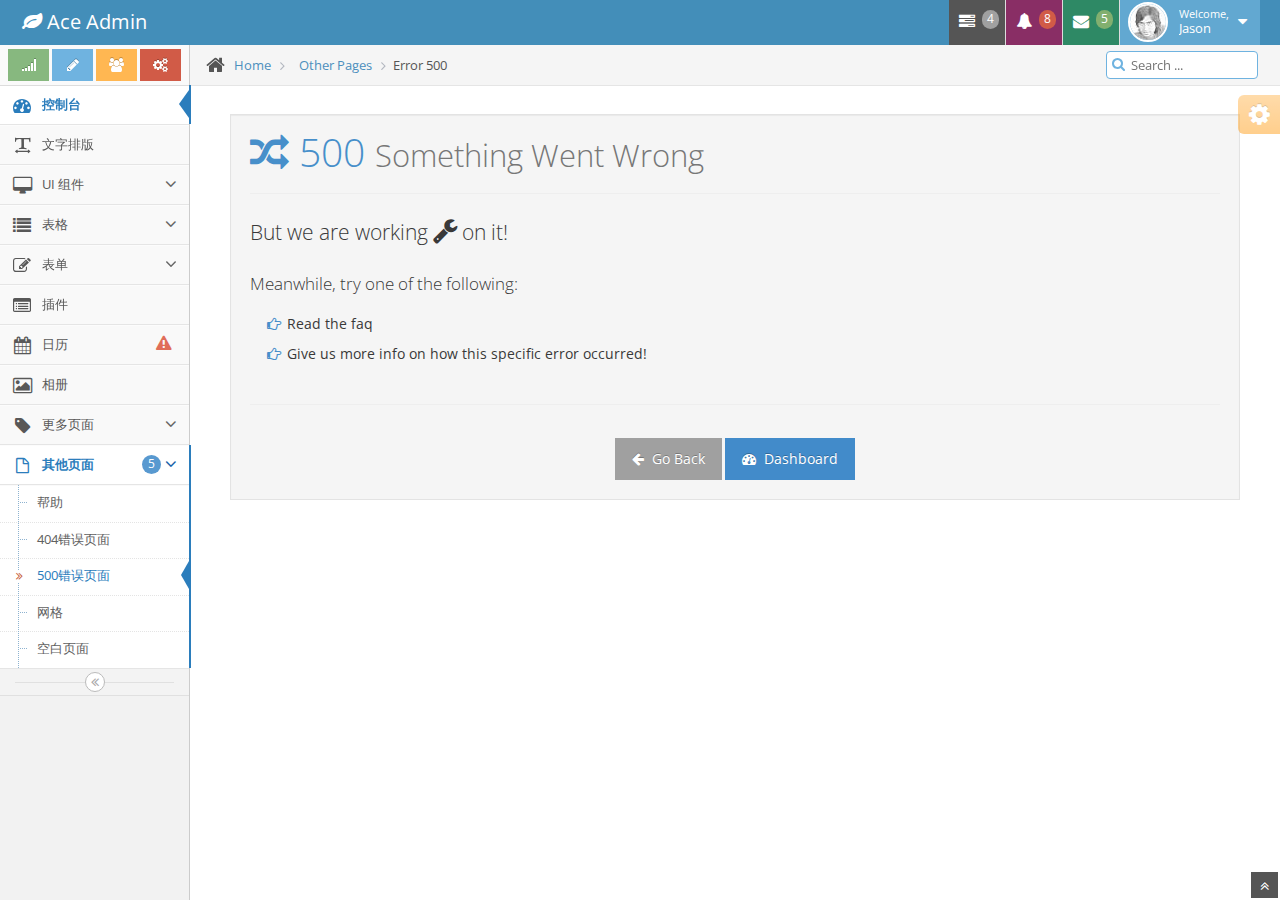
<file: src/main/webapp/error-500.html>
<!DOCTYPE html>
<html lang="en">
	<head>
		<meta charset="utf-8" />
		<title>500错误页面 - Bootstrap后台管理系统模版Ace下载</title>
		<meta name="keywords" content="Bootstrap模版,Bootstrap模版下载,Bootstrap教程,Bootstrap中文" />
		<meta name="description" content="站长素材提供Bootstrap模版,Bootstrap教程,Bootstrap中文翻译等相关Bootstrap插件下载" />
		<meta name="viewport" content="width=device-width, initial-scale=1.0" />

		<!-- basic styles -->

		<link href="assets/css/bootstrap.min.css" rel="stylesheet" />
		<link rel="stylesheet" href="assets/css/font-awesome.min.css" />

		<!--[if IE 7]>
		  <link rel="stylesheet" href="assets/css/font-awesome-ie7.min.css" />
		<![endif]-->

		<!-- page specific plugin styles -->

		<!-- fonts -->

		<link rel="stylesheet" href="http://fonts.googleapis.com/css?family=Open+Sans:400,300" />

		<!-- ace styles -->

		<link rel="stylesheet" href="assets/css/ace.min.css" />
		<link rel="stylesheet" href="assets/css/ace-rtl.min.css" />
		<link rel="stylesheet" href="assets/css/ace-skins.min.css" />

		<!--[if lte IE 8]>
		  <link rel="stylesheet" href="assets/css/ace-ie.min.css" />
		<![endif]-->

		<!-- inline styles related to this page -->

		<!-- ace settings handler -->

		<script src="assets/js/ace-extra.min.js"></script>

		<!-- HTML5 shim and Respond.js IE8 support of HTML5 elements and media queries -->

		<!--[if lt IE 9]>
		<script src="assets/js/html5shiv.js"></script>
		<script src="assets/js/respond.min.js"></script>
		<![endif]-->
	</head>

	<body>
		<div class="navbar navbar-default" id="navbar">
			<script type="text/javascript">
				try{ace.settings.check('navbar' , 'fixed')}catch(e){}
			</script>

			<div class="navbar-container" id="navbar-container">
				<div class="navbar-header pull-left">
					<a href="#" class="navbar-brand">
						<small>
							<i class="icon-leaf"></i>
							Ace Admin
						</small>
					</a><!-- /.brand -->
				</div><!-- /.navbar-header -->

				<div class="navbar-header pull-right" role="navigation">
					<ul class="nav ace-nav">
						<li class="grey">
							<a data-toggle="dropdown" class="dropdown-toggle" href="#">
								<i class="icon-tasks"></i>
								<span class="badge badge-grey">4</span>
							</a>

							<ul class="pull-right dropdown-navbar dropdown-menu dropdown-caret dropdown-close">
								<li class="dropdown-header">
									<i class="icon-ok"></i>
									4 Tasks to complete
								</li>

								<li>
									<a href="#">
										<div class="clearfix">
											<span class="pull-left">Software Update</span>
											<span class="pull-right">65%</span>
										</div>

										<div class="progress progress-mini ">
											<div style="width:65%" class="progress-bar "></div>
										</div>
									</a>
								</li>

								<li>
									<a href="#">
										<div class="clearfix">
											<span class="pull-left">Hardware Upgrade</span>
											<span class="pull-right">35%</span>
										</div>

										<div class="progress progress-mini ">
											<div style="width:35%" class="progress-bar progress-bar-danger"></div>
										</div>
									</a>
								</li>

								<li>
									<a href="#">
										<div class="clearfix">
											<span class="pull-left">Unit Testing</span>
											<span class="pull-right">15%</span>
										</div>

										<div class="progress progress-mini ">
											<div style="width:15%" class="progress-bar progress-bar-warning"></div>
										</div>
									</a>
								</li>

								<li>
									<a href="#">
										<div class="clearfix">
											<span class="pull-left">Bug Fixes</span>
											<span class="pull-right">90%</span>
										</div>

										<div class="progress progress-mini progress-striped active">
											<div style="width:90%" class="progress-bar progress-bar-success"></div>
										</div>
									</a>
								</li>

								<li>
									<a href="#">
										See tasks with details
										<i class="icon-arrow-right"></i>
									</a>
								</li>
							</ul>
						</li>

						<li class="purple">
							<a data-toggle="dropdown" class="dropdown-toggle" href="#">
								<i class="icon-bell-alt icon-animated-bell"></i>
								<span class="badge badge-important">8</span>
							</a>

							<ul class="pull-right dropdown-navbar navbar-pink dropdown-menu dropdown-caret dropdown-close">
								<li class="dropdown-header">
									<i class="icon-warning-sign"></i>
									8 Notifications
								</li>

								<li>
									<a href="#">
										<div class="clearfix">
											<span class="pull-left">
												<i class="btn btn-xs no-hover btn-pink icon-comment"></i>
												New Comments
											</span>
											<span class="pull-right badge badge-info">+12</span>
										</div>
									</a>
								</li>

								<li>
									<a href="#">
										<i class="btn btn-xs btn-primary icon-user"></i>
										Bob just signed up as an editor ...
									</a>
								</li>

								<li>
									<a href="#">
										<div class="clearfix">
											<span class="pull-left">
												<i class="btn btn-xs no-hover btn-success icon-shopping-cart"></i>
												New Orders
											</span>
											<span class="pull-right badge badge-success">+8</span>
										</div>
									</a>
								</li>

								<li>
									<a href="#">
										<div class="clearfix">
											<span class="pull-left">
												<i class="btn btn-xs no-hover btn-info icon-twitter"></i>
												Followers
											</span>
											<span class="pull-right badge badge-info">+11</span>
										</div>
									</a>
								</li>

								<li>
									<a href="#">
										See all notifications
										<i class="icon-arrow-right"></i>
									</a>
								</li>
							</ul>
						</li>

						<li class="green">
							<a data-toggle="dropdown" class="dropdown-toggle" href="#">
								<i class="icon-envelope icon-animated-vertical"></i>
								<span class="badge badge-success">5</span>
							</a>

							<ul class="pull-right dropdown-navbar dropdown-menu dropdown-caret dropdown-close">
								<li class="dropdown-header">
									<i class="icon-envelope-alt"></i>
									5 Messages
								</li>

								<li>
									<a href="#">
										<img src="assets/avatars/avatar.png" class="msg-photo" alt="Alex's Avatar" />
										<span class="msg-body">
											<span class="msg-title">
												<span class="blue">Alex:</span>
												Ciao sociis natoque penatibus et auctor ...
											</span>

											<span class="msg-time">
												<i class="icon-time"></i>
												<span>a moment ago</span>
											</span>
										</span>
									</a>
								</li>

								<li>
									<a href="#">
										<img src="assets/avatars/avatar3.png" class="msg-photo" alt="Susan's Avatar" />
										<span class="msg-body">
											<span class="msg-title">
												<span class="blue">Susan:</span>
												Vestibulum id ligula porta felis euismod ...
											</span>

											<span class="msg-time">
												<i class="icon-time"></i>
												<span>20 minutes ago</span>
											</span>
										</span>
									</a>
								</li>

								<li>
									<a href="#">
										<img src="assets/avatars/avatar4.png" class="msg-photo" alt="Bob's Avatar" />
										<span class="msg-body">
											<span class="msg-title">
												<span class="blue">Bob:</span>
												Nullam quis risus eget urna mollis ornare ...
											</span>

											<span class="msg-time">
												<i class="icon-time"></i>
												<span>3:15 pm</span>
											</span>
										</span>
									</a>
								</li>

								<li>
									<a href="inbox.html">
										See all messages
										<i class="icon-arrow-right"></i>
									</a>
								</li>
							</ul>
						</li>

						<li class="light-blue">
							<a data-toggle="dropdown" href="#" class="dropdown-toggle">
								<img class="nav-user-photo" src="assets/avatars/user.jpg" alt="Jason's Photo" />
								<span class="user-info">
									<small>Welcome,</small>
									Jason
								</span>

								<i class="icon-caret-down"></i>
							</a>

							<ul class="user-menu pull-right dropdown-menu dropdown-yellow dropdown-caret dropdown-close">
								<li>
									<a href="#">
										<i class="icon-cog"></i>
										Settings
									</a>
								</li>

								<li>
									<a href="#">
										<i class="icon-user"></i>
										Profile
									</a>
								</li>

								<li class="divider"></li>

								<li>
									<a href="#">
										<i class="icon-off"></i>
										Logout
									</a>
								</li>
							</ul>
						</li>
					</ul><!-- /.ace-nav -->
				</div><!-- /.navbar-header -->
			</div><!-- /.container -->
		</div>

		<div class="main-container" id="main-container">
			<script type="text/javascript">
				try{ace.settings.check('main-container' , 'fixed')}catch(e){}
			</script>

			<div class="main-container-inner">
				<a class="menu-toggler" id="menu-toggler" href="#">
					<span class="menu-text"></span>
				</a>

				<div class="sidebar" id="sidebar">
					<script type="text/javascript">
						try{ace.settings.check('sidebar' , 'fixed')}catch(e){}
					</script>

					<div class="sidebar-shortcuts" id="sidebar-shortcuts">
						<div class="sidebar-shortcuts-large" id="sidebar-shortcuts-large">
							<button class="btn btn-success">
								<i class="icon-signal"></i>
							</button>

							<button class="btn btn-info">
								<i class="icon-pencil"></i>
							</button>

							<button class="btn btn-warning">
								<i class="icon-group"></i>
							</button>

							<button class="btn btn-danger">
								<i class="icon-cogs"></i>
							</button>
						</div>

						<div class="sidebar-shortcuts-mini" id="sidebar-shortcuts-mini">
							<span class="btn btn-success"></span>

							<span class="btn btn-info"></span>

							<span class="btn btn-warning"></span>

							<span class="btn btn-danger"></span>
						</div>
					</div><!-- #sidebar-shortcuts -->

					<ul class="nav nav-list">
						<li class="active">
							<a href="index.html">
								<i class="icon-dashboard"></i>
								<span class="menu-text"> 控制台 </span>
							</a>
						</li>

						<li>
							<a href="typography.html">
								<i class="icon-text-width"></i>
								<span class="menu-text"> 文字排版 </span>
							</a>
						</li>

						<li>
							<a href="#" class="dropdown-toggle">
								<i class="icon-desktop"></i>
								<span class="menu-text"> UI 组件 </span>

								<b class="arrow icon-angle-down"></b>
							</a>

							<ul class="submenu">
								<li>
									<a href="elements.html">
										<i class="icon-double-angle-right"></i>
										组件
									</a>
								</li>

								<li>
									<a href="buttons.html">
										<i class="icon-double-angle-right"></i>
										按钮 &amp; 图表
									</a>
								</li>

								<li>
									<a href="treeview.html">
										<i class="icon-double-angle-right"></i>
										树菜单
									</a>
								</li>

								<li>
									<a href="jquery-ui.html">
										<i class="icon-double-angle-right"></i>
										jQuery UI
									</a>
								</li>

								<li>
									<a href="nestable-list.html">
										<i class="icon-double-angle-right"></i>
										可拖拽列表
									</a>
								</li>

								<li>
									<a href="#" class="dropdown-toggle">
										<i class="icon-double-angle-right"></i>

										三级菜单
										<b class="arrow icon-angle-down"></b>
									</a>

									<ul class="submenu">
										<li>
											<a href="#">
												<i class="icon-leaf"></i>
												第一级
											</a>
										</li>

										<li>
											<a href="#" class="dropdown-toggle">
												<i class="icon-pencil"></i>

												第四级
												<b class="arrow icon-angle-down"></b>
											</a>

											<ul class="submenu">
												<li>
													<a href="#">
														<i class="icon-plus"></i>
														添加产品
													</a>
												</li>

												<li>
													<a href="#">
														<i class="icon-eye-open"></i>
														查看商品
													</a>
												</li>
											</ul>
										</li>
									</ul>
								</li>
							</ul>
						</li>

						<li>
							<a href="#" class="dropdown-toggle">
								<i class="icon-list"></i>
								<span class="menu-text"> 表格 </span>

								<b class="arrow icon-angle-down"></b>
							</a>

							<ul class="submenu">
								<li>
									<a href="tables.html">
										<i class="icon-double-angle-right"></i>
										简单 &amp; 动态
									</a>
								</li>

								<li>
									<a href="jqgrid.html">
										<i class="icon-double-angle-right"></i>
										jqGrid plugin
									</a>
								</li>
							</ul>
						</li>

						<li>
							<a href="#" class="dropdown-toggle">
								<i class="icon-edit"></i>
								<span class="menu-text"> 表单 </span>

								<b class="arrow icon-angle-down"></b>
							</a>

							<ul class="submenu">
								<li>
									<a href="form-elements.html">
										<i class="icon-double-angle-right"></i>
										表单组件
									</a>
								</li>

								<li>
									<a href="form-wizard.html">
										<i class="icon-double-angle-right"></i>
										向导提示 &amp; 验证
									</a>
								</li>

								<li>
									<a href="wysiwyg.html">
										<i class="icon-double-angle-right"></i>
										编辑器
									</a>
								</li>

								<li>
									<a href="dropzone.html">
										<i class="icon-double-angle-right"></i>
										文件上传
									</a>
								</li>
							</ul>
						</li>

						<li>
							<a href="widgets.html">
								<i class="icon-list-alt"></i>
								<span class="menu-text"> 插件 </span>
							</a>
						</li>

						<li>
							<a href="calendar.html">
								<i class="icon-calendar"></i>

								<span class="menu-text">
									日历
									<span class="badge badge-transparent tooltip-error" title="2&nbsp;Important&nbsp;Events">
										<i class="icon-warning-sign red bigger-130"></i>
									</span>
								</span>
							</a>
						</li>

						<li>
							<a href="gallery.html">
								<i class="icon-picture"></i>
								<span class="menu-text"> 相册 </span>
							</a>
						</li>

						<li>
							<a href="#" class="dropdown-toggle">
								<i class="icon-tag"></i>
								<span class="menu-text"> 更多页面 </span>

								<b class="arrow icon-angle-down"></b>
							</a>

							<ul class="submenu">
								<li>
									<a href="profile.html">
										<i class="icon-double-angle-right"></i>
										用户信息
									</a>
								</li>

								<li>
									<a href="inbox.html">
										<i class="icon-double-angle-right"></i>
										收件箱
									</a>
								</li>

								<li>
									<a href="pricing.html">
										<i class="icon-double-angle-right"></i>
										售价单
									</a>
								</li>

								<li>
									<a href="invoice.html">
										<i class="icon-double-angle-right"></i>
										购物车
									</a>
								</li>

								<li>
									<a href="timeline.html">
										<i class="icon-double-angle-right"></i>
										时间轴
									</a>
								</li>

								<li>
									<a href="login1.html">
										<i class="icon-double-angle-right"></i>
										登录 &amp; 注册
									</a>
								</li>
							</ul>
						</li>

						<li class="active open">
							<a href="#" class="dropdown-toggle">
								<i class="icon-file-alt"></i>

								<span class="menu-text">
									其他页面
									<span class="badge badge-primary ">5</span>
								</span>

								<b class="arrow icon-angle-down"></b>
							</a>

							<ul class="submenu">
								<li>
									<a href="faq.html">
										<i class="icon-double-angle-right"></i>
										帮助
									</a>
								</li>

								<li>
									<a href="error-404.html">
										<i class="icon-double-angle-right"></i>
										404错误页面
									</a>
								</li>

								<li class="active">
									<a href="error-500.html">
										<i class="icon-double-angle-right"></i>
										500错误页面
									</a>
								</li>

								<li>
									<a href="grid.html">
										<i class="icon-double-angle-right"></i>
										网格
									</a>
								</li>

								<li>
									<a href="blank.html">
										<i class="icon-double-angle-right"></i>
										空白页面
									</a>
								</li>
							</ul>
						</li>
					</ul><!-- /.nav-list -->

					<div class="sidebar-collapse" id="sidebar-collapse">
						<i class="icon-double-angle-left" data-icon1="icon-double-angle-left" data-icon2="icon-double-angle-right"></i>
					</div>

					<script type="text/javascript">
						try{ace.settings.check('sidebar' , 'collapsed')}catch(e){}
					</script>
				</div>

				<div class="main-content">
					<div class="breadcrumbs" id="breadcrumbs">
						<script type="text/javascript">
							try{ace.settings.check('breadcrumbs' , 'fixed')}catch(e){}
						</script>

						<ul class="breadcrumb">
							<li>
								<i class="icon-home home-icon"></i>
								<a href="#">Home</a>
							</li>

							<li>
								<a href="#">Other Pages</a>
							</li>
							<li class="active">Error 500</li>
						</ul><!-- .breadcrumb -->

						<div class="nav-search" id="nav-search">
							<form class="form-search">
								<span class="input-icon">
									<input type="text" placeholder="Search ..." class="nav-search-input" id="nav-search-input" autocomplete="off" />
									<i class="icon-search nav-search-icon"></i>
								</span>
							</form>
						</div><!-- #nav-search -->
					</div>

					<div class="page-content">
						<div class="row">
							<div class="col-xs-12">
								<!-- PAGE CONTENT BEGINS -->

								<div class="error-container">
									<div class="well">
										<h1 class="grey lighter smaller">
											<span class="blue bigger-125">
												<i class="icon-random"></i>
												500
											</span>
											Something Went Wrong
										</h1>

										<hr />
										<h3 class="lighter smaller">
											But we are working
											<i class="icon-wrench icon-animated-wrench bigger-125"></i>
											on it!
										</h3>

										<div class="space"></div>

										<div>
											<h4 class="lighter smaller">Meanwhile, try one of the following:</h4>

											<ul class="list-unstyled spaced inline bigger-110 margin-15">
												<li>
													<i class="icon-hand-right blue"></i>
													Read the faq
												</li>

												<li>
													<i class="icon-hand-right blue"></i>
													Give us more info on how this specific error occurred!
												</li>
											</ul>
										</div>

										<hr />
										<div class="space"></div>

										<div class="center">
											<a href="#" class="btn btn-grey">
												<i class="icon-arrow-left"></i>
												Go Back
											</a>

											<a href="#" class="btn btn-primary">
												<i class="icon-dashboard"></i>
												Dashboard
											</a>
										</div>
									</div>
								</div>

								<!-- PAGE CONTENT ENDS -->
							</div><!-- /.col -->
						</div><!-- /.row -->
					</div><!-- /.page-content -->
				</div><!-- /.main-content -->

				<div class="ace-settings-container" id="ace-settings-container">
					<div class="btn btn-app btn-xs btn-warning ace-settings-btn" id="ace-settings-btn">
						<i class="icon-cog bigger-150"></i>
					</div>

					<div class="ace-settings-box" id="ace-settings-box">
						<div>
							<div class="pull-left">
								<select id="skin-colorpicker" class="hide">
									<option data-skin="default" value="#438EB9">#438EB9</option>
									<option data-skin="skin-1" value="#222A2D">#222A2D</option>
									<option data-skin="skin-2" value="#C6487E">#C6487E</option>
									<option data-skin="skin-3" value="#D0D0D0">#D0D0D0</option>
								</select>
							</div>
							<span>&nbsp; Choose Skin</span>
						</div>

						<div>
							<input type="checkbox" class="ace ace-checkbox-2" id="ace-settings-navbar" />
							<label class="lbl" for="ace-settings-navbar"> Fixed Navbar</label>
						</div>

						<div>
							<input type="checkbox" class="ace ace-checkbox-2" id="ace-settings-sidebar" />
							<label class="lbl" for="ace-settings-sidebar"> Fixed Sidebar</label>
						</div>

						<div>
							<input type="checkbox" class="ace ace-checkbox-2" id="ace-settings-breadcrumbs" />
							<label class="lbl" for="ace-settings-breadcrumbs"> Fixed Breadcrumbs</label>
						</div>

						<div>
							<input type="checkbox" class="ace ace-checkbox-2" id="ace-settings-rtl" />
							<label class="lbl" for="ace-settings-rtl"> Right To Left (rtl)</label>
						</div>

						<div>
							<input type="checkbox" class="ace ace-checkbox-2" id="ace-settings-add-container" />
							<label class="lbl" for="ace-settings-add-container">
								Inside
								<b>.container</b>
							</label>
						</div>
					</div>
				</div><!-- /#ace-settings-container -->
			</div><!-- /.main-container-inner -->

			<a href="#" id="btn-scroll-up" class="btn-scroll-up btn btn-sm btn-inverse">
				<i class="icon-double-angle-up icon-only bigger-110"></i>
			</a>
		</div><!-- /.main-container -->

		<!-- basic scripts -->

		<!--[if !IE]> -->

		<script src="http://libs.baidu.com/jquery/2.1.4/jquery.min.js"></script>

		<!-- <![endif]-->

		<!--[if IE]>
<script src="http://ajax.googleapis.com/ajax/libs/jquery/1.10.2/jquery.min.js"></script>
<![endif]-->

		<!--[if !IE]> -->

		<script type="text/javascript">
			window.jQuery || document.write("<script src='assets/js/jquery-2.0.3.min.js'>"+"<"+"/script>");
		</script>

		<!-- <![endif]-->

		<!--[if IE]>
<script type="text/javascript">
 window.jQuery || document.write("<script src='assets/js/jquery-1.10.2.min.js'>"+"<"+"/script>");
</script>
<![endif]-->

		<script type="text/javascript">
			if("ontouchend" in document) document.write("<script src='assets/js/jquery.mobile.custom.min.js'>"+"<"+"/script>");
		</script>
		<script src="assets/js/bootstrap.min.js"></script>
		<script src="assets/js/typeahead-bs2.min.js"></script>

		<!-- page specific plugin scripts -->

		<!-- ace scripts -->

		<script src="assets/js/ace-elements.min.js"></script>
		<script src="assets/js/ace.min.js"></script>

		<!-- inline scripts related to this page -->
	
</body>
</html>
</file>
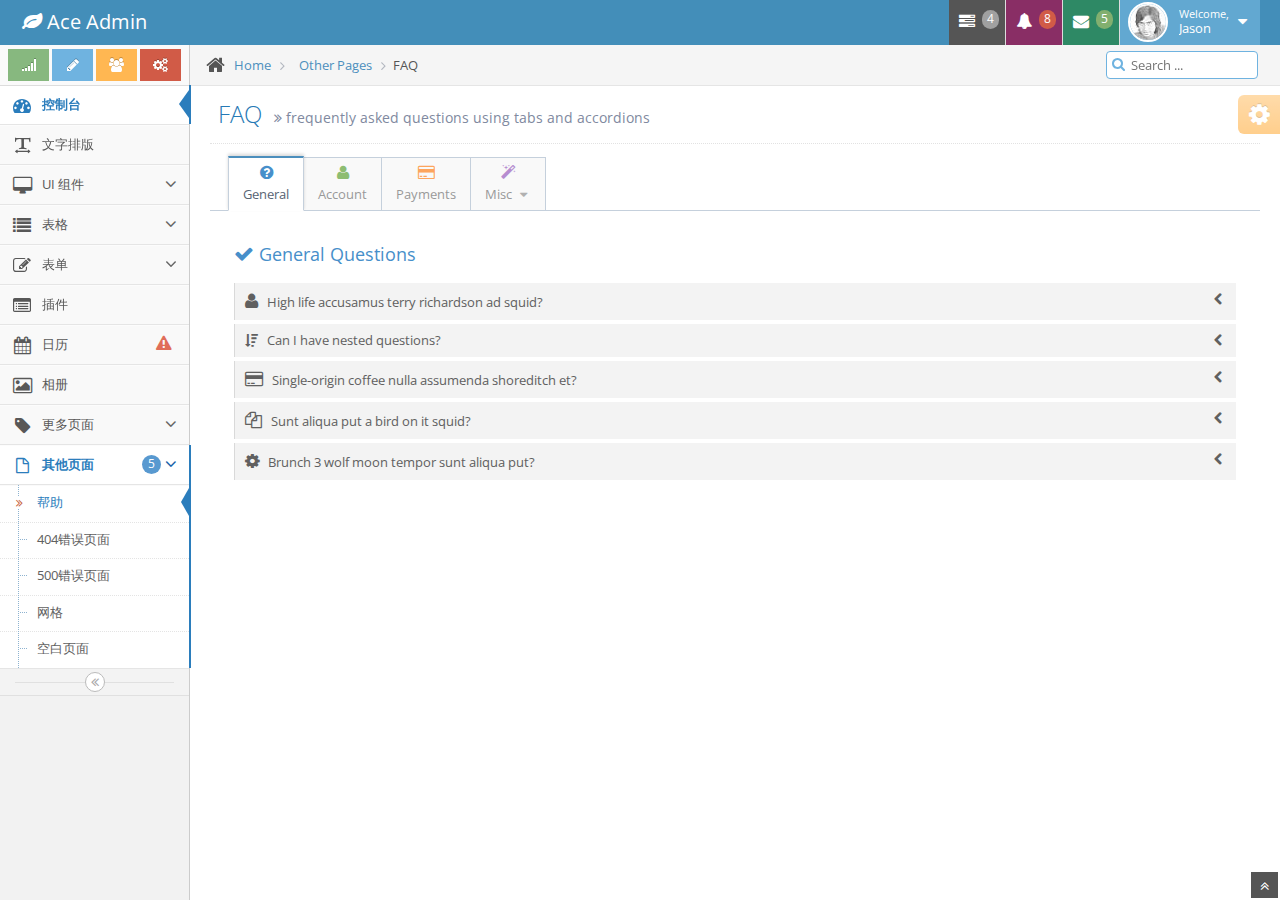
<file: src/main/webapp/faq.html>
<!DOCTYPE html>
<html lang="en">
	<head>
		<meta charset="utf-8" />
		<title>帮助 - Bootstrap后台管理系统模版Ace下载</title>		
		<meta name="keywords" content="Bootstrap模版,Bootstrap模版下载,Bootstrap教程,Bootstrap中文" />
		<meta name="description" content="站长素材提供Bootstrap模版,Bootstrap教程,Bootstrap中文翻译等相关Bootstrap插件下载" />
		<meta name="viewport" content="width=device-width, initial-scale=1.0" />

		<!-- basic styles -->

		<link href="assets/css/bootstrap.min.css" rel="stylesheet" />
		<link rel="stylesheet" href="assets/css/font-awesome.min.css" />

		<!--[if IE 7]>
		  <link rel="stylesheet" href="assets/css/font-awesome-ie7.min.css" />
		<![endif]-->

		<!-- page specific plugin styles -->

		<link rel="stylesheet" href="assets/css/jquery-ui-1.10.3.custom.min.css" />

		<!-- fonts -->

		<link rel="stylesheet" href="http://fonts.googleapis.com/css?family=Open+Sans:400,300" />

		<!-- ace styles -->

		<link rel="stylesheet" href="assets/css/ace.min.css" />
		<link rel="stylesheet" href="assets/css/ace-rtl.min.css" />
		<link rel="stylesheet" href="assets/css/ace-skins.min.css" />

		<!--[if lte IE 8]>
		  <link rel="stylesheet" href="assets/css/ace-ie.min.css" />
		<![endif]-->

		<!-- inline styles related to this page -->

		<!-- ace settings handler -->

		<script src="assets/js/ace-extra.min.js"></script>

		<!-- HTML5 shim and Respond.js IE8 support of HTML5 elements and media queries -->

		<!--[if lt IE 9]>
		<script src="assets/js/html5shiv.js"></script>
		<script src="assets/js/respond.min.js"></script>
		<![endif]-->
	</head>

	<body>
		<div class="navbar navbar-default" id="navbar">
			<script type="text/javascript">
				try{ace.settings.check('navbar' , 'fixed')}catch(e){}
			</script>

			<div class="navbar-container" id="navbar-container">
				<div class="navbar-header pull-left">
					<a href="#" class="navbar-brand">
						<small>
							<i class="icon-leaf"></i>
							Ace Admin
						</small>
					</a><!-- /.brand -->
				</div><!-- /.navbar-header -->

				<div class="navbar-header pull-right" role="navigation">
					<ul class="nav ace-nav">
						<li class="grey">
							<a data-toggle="dropdown" class="dropdown-toggle" href="#">
								<i class="icon-tasks"></i>
								<span class="badge badge-grey">4</span>
							</a>

							<ul class="pull-right dropdown-navbar dropdown-menu dropdown-caret dropdown-close">
								<li class="dropdown-header">
									<i class="icon-ok"></i>
									4 Tasks to complete
								</li>

								<li>
									<a href="#">
										<div class="clearfix">
											<span class="pull-left">Software Update</span>
											<span class="pull-right">65%</span>
										</div>

										<div class="progress progress-mini ">
											<div style="width:65%" class="progress-bar "></div>
										</div>
									</a>
								</li>

								<li>
									<a href="#">
										<div class="clearfix">
											<span class="pull-left">Hardware Upgrade</span>
											<span class="pull-right">35%</span>
										</div>

										<div class="progress progress-mini ">
											<div style="width:35%" class="progress-bar progress-bar-danger"></div>
										</div>
									</a>
								</li>

								<li>
									<a href="#">
										<div class="clearfix">
											<span class="pull-left">Unit Testing</span>
											<span class="pull-right">15%</span>
										</div>

										<div class="progress progress-mini ">
											<div style="width:15%" class="progress-bar progress-bar-warning"></div>
										</div>
									</a>
								</li>

								<li>
									<a href="#">
										<div class="clearfix">
											<span class="pull-left">Bug Fixes</span>
											<span class="pull-right">90%</span>
										</div>

										<div class="progress progress-mini progress-striped active">
											<div style="width:90%" class="progress-bar progress-bar-success"></div>
										</div>
									</a>
								</li>

								<li>
									<a href="#">
										See tasks with details
										<i class="icon-arrow-right"></i>
									</a>
								</li>
							</ul>
						</li>

						<li class="purple">
							<a data-toggle="dropdown" class="dropdown-toggle" href="#">
								<i class="icon-bell-alt icon-animated-bell"></i>
								<span class="badge badge-important">8</span>
							</a>

							<ul class="pull-right dropdown-navbar navbar-pink dropdown-menu dropdown-caret dropdown-close">
								<li class="dropdown-header">
									<i class="icon-warning-sign"></i>
									8 Notifications
								</li>

								<li>
									<a href="#">
										<div class="clearfix">
											<span class="pull-left">
												<i class="btn btn-xs no-hover btn-pink icon-comment"></i>
												New Comments
											</span>
											<span class="pull-right badge badge-info">+12</span>
										</div>
									</a>
								</li>

								<li>
									<a href="#">
										<i class="btn btn-xs btn-primary icon-user"></i>
										Bob just signed up as an editor ...
									</a>
								</li>

								<li>
									<a href="#">
										<div class="clearfix">
											<span class="pull-left">
												<i class="btn btn-xs no-hover btn-success icon-shopping-cart"></i>
												New Orders
											</span>
											<span class="pull-right badge badge-success">+8</span>
										</div>
									</a>
								</li>

								<li>
									<a href="#">
										<div class="clearfix">
											<span class="pull-left">
												<i class="btn btn-xs no-hover btn-info icon-twitter"></i>
												Followers
											</span>
											<span class="pull-right badge badge-info">+11</span>
										</div>
									</a>
								</li>

								<li>
									<a href="#">
										See all notifications
										<i class="icon-arrow-right"></i>
									</a>
								</li>
							</ul>
						</li>

						<li class="green">
							<a data-toggle="dropdown" class="dropdown-toggle" href="#">
								<i class="icon-envelope icon-animated-vertical"></i>
								<span class="badge badge-success">5</span>
							</a>

							<ul class="pull-right dropdown-navbar dropdown-menu dropdown-caret dropdown-close">
								<li class="dropdown-header">
									<i class="icon-envelope-alt"></i>
									5 Messages
								</li>

								<li>
									<a href="#">
										<img src="assets/avatars/avatar.png" class="msg-photo" alt="Alex's Avatar" />
										<span class="msg-body">
											<span class="msg-title">
												<span class="blue">Alex:</span>
												Ciao sociis natoque penatibus et auctor ...
											</span>

											<span class="msg-time">
												<i class="icon-time"></i>
												<span>a moment ago</span>
											</span>
										</span>
									</a>
								</li>

								<li>
									<a href="#">
										<img src="assets/avatars/avatar3.png" class="msg-photo" alt="Susan's Avatar" />
										<span class="msg-body">
											<span class="msg-title">
												<span class="blue">Susan:</span>
												Vestibulum id ligula porta felis euismod ...
											</span>

											<span class="msg-time">
												<i class="icon-time"></i>
												<span>20 minutes ago</span>
											</span>
										</span>
									</a>
								</li>

								<li>
									<a href="#">
										<img src="assets/avatars/avatar4.png" class="msg-photo" alt="Bob's Avatar" />
										<span class="msg-body">
											<span class="msg-title">
												<span class="blue">Bob:</span>
												Nullam quis risus eget urna mollis ornare ...
											</span>

											<span class="msg-time">
												<i class="icon-time"></i>
												<span>3:15 pm</span>
											</span>
										</span>
									</a>
								</li>

								<li>
									<a href="inbox.html">
										See all messages
										<i class="icon-arrow-right"></i>
									</a>
								</li>
							</ul>
						</li>

						<li class="light-blue">
							<a data-toggle="dropdown" href="#" class="dropdown-toggle">
								<img class="nav-user-photo" src="assets/avatars/user.jpg" alt="Jason's Photo" />
								<span class="user-info">
									<small>Welcome,</small>
									Jason
								</span>

								<i class="icon-caret-down"></i>
							</a>

							<ul class="user-menu pull-right dropdown-menu dropdown-yellow dropdown-caret dropdown-close">
								<li>
									<a href="#">
										<i class="icon-cog"></i>
										Settings
									</a>
								</li>

								<li>
									<a href="#">
										<i class="icon-user"></i>
										Profile
									</a>
								</li>

								<li class="divider"></li>

								<li>
									<a href="#">
										<i class="icon-off"></i>
										Logout
									</a>
								</li>
							</ul>
						</li>
					</ul><!-- /.ace-nav -->
				</div><!-- /.navbar-header -->
			</div><!-- /.container -->
		</div>

		<div class="main-container" id="main-container">
			<script type="text/javascript">
				try{ace.settings.check('main-container' , 'fixed')}catch(e){}
			</script>

			<div class="main-container-inner">
				<a class="menu-toggler" id="menu-toggler" href="#">
					<span class="menu-text"></span>
				</a>

				<div class="sidebar" id="sidebar">
					<script type="text/javascript">
						try{ace.settings.check('sidebar' , 'fixed')}catch(e){}
					</script>

					<div class="sidebar-shortcuts" id="sidebar-shortcuts">
						<div class="sidebar-shortcuts-large" id="sidebar-shortcuts-large">
							<button class="btn btn-success">
								<i class="icon-signal"></i>
							</button>

							<button class="btn btn-info">
								<i class="icon-pencil"></i>
							</button>

							<button class="btn btn-warning">
								<i class="icon-group"></i>
							</button>

							<button class="btn btn-danger">
								<i class="icon-cogs"></i>
							</button>
						</div>

						<div class="sidebar-shortcuts-mini" id="sidebar-shortcuts-mini">
							<span class="btn btn-success"></span>

							<span class="btn btn-info"></span>

							<span class="btn btn-warning"></span>

							<span class="btn btn-danger"></span>
						</div>
					</div><!-- #sidebar-shortcuts -->

					<ul class="nav nav-list">
						<li class="active">
							<a href="index.html">
								<i class="icon-dashboard"></i>
								<span class="menu-text"> 控制台 </span>
							</a>
						</li>

						<li>
							<a href="typography.html">
								<i class="icon-text-width"></i>
								<span class="menu-text"> 文字排版 </span>
							</a>
						</li>

						<li>
							<a href="#" class="dropdown-toggle">
								<i class="icon-desktop"></i>
								<span class="menu-text"> UI 组件 </span>

								<b class="arrow icon-angle-down"></b>
							</a>

							<ul class="submenu">
								<li>
									<a href="elements.html">
										<i class="icon-double-angle-right"></i>
										组件
									</a>
								</li>

								<li>
									<a href="buttons.html">
										<i class="icon-double-angle-right"></i>
										按钮 &amp; 图表
									</a>
								</li>

								<li>
									<a href="treeview.html">
										<i class="icon-double-angle-right"></i>
										树菜单
									</a>
								</li>

								<li>
									<a href="jquery-ui.html">
										<i class="icon-double-angle-right"></i>
										jQuery UI
									</a>
								</li>

								<li>
									<a href="nestable-list.html">
										<i class="icon-double-angle-right"></i>
										可拖拽列表
									</a>
								</li>

								<li>
									<a href="#" class="dropdown-toggle">
										<i class="icon-double-angle-right"></i>

										三级菜单
										<b class="arrow icon-angle-down"></b>
									</a>

									<ul class="submenu">
										<li>
											<a href="#">
												<i class="icon-leaf"></i>
												第一级
											</a>
										</li>

										<li>
											<a href="#" class="dropdown-toggle">
												<i class="icon-pencil"></i>

												第四级
												<b class="arrow icon-angle-down"></b>
											</a>

											<ul class="submenu">
												<li>
													<a href="#">
														<i class="icon-plus"></i>
														添加产品
													</a>
												</li>

												<li>
													<a href="#">
														<i class="icon-eye-open"></i>
														查看商品
													</a>
												</li>
											</ul>
										</li>
									</ul>
								</li>
							</ul>
						</li>

						<li>
							<a href="#" class="dropdown-toggle">
								<i class="icon-list"></i>
								<span class="menu-text"> 表格 </span>

								<b class="arrow icon-angle-down"></b>
							</a>

							<ul class="submenu">
								<li>
									<a href="tables.html">
										<i class="icon-double-angle-right"></i>
										简单 &amp; 动态
									</a>
								</li>

								<li>
									<a href="jqgrid.html">
										<i class="icon-double-angle-right"></i>
										jqGrid plugin
									</a>
								</li>
							</ul>
						</li>

						<li>
							<a href="#" class="dropdown-toggle">
								<i class="icon-edit"></i>
								<span class="menu-text"> 表单 </span>

								<b class="arrow icon-angle-down"></b>
							</a>

							<ul class="submenu">
								<li>
									<a href="form-elements.html">
										<i class="icon-double-angle-right"></i>
										表单组件
									</a>
								</li>

								<li>
									<a href="form-wizard.html">
										<i class="icon-double-angle-right"></i>
										向导提示 &amp; 验证
									</a>
								</li>

								<li>
									<a href="wysiwyg.html">
										<i class="icon-double-angle-right"></i>
										编辑器
									</a>
								</li>

								<li>
									<a href="dropzone.html">
										<i class="icon-double-angle-right"></i>
										文件上传
									</a>
								</li>
							</ul>
						</li>

						<li>
							<a href="widgets.html">
								<i class="icon-list-alt"></i>
								<span class="menu-text"> 插件 </span>
							</a>
						</li>

						<li>
							<a href="calendar.html">
								<i class="icon-calendar"></i>

								<span class="menu-text">
									日历
									<span class="badge badge-transparent tooltip-error" title="2&nbsp;Important&nbsp;Events">
										<i class="icon-warning-sign red bigger-130"></i>
									</span>
								</span>
							</a>
						</li>

						<li>
							<a href="gallery.html">
								<i class="icon-picture"></i>
								<span class="menu-text"> 相册 </span>
							</a>
						</li>

						<li>
							<a href="#" class="dropdown-toggle">
								<i class="icon-tag"></i>
								<span class="menu-text"> 更多页面 </span>

								<b class="arrow icon-angle-down"></b>
							</a>

							<ul class="submenu">
								<li>
									<a href="profile.html">
										<i class="icon-double-angle-right"></i>
										用户信息
									</a>
								</li>

								<li>
									<a href="inbox.html">
										<i class="icon-double-angle-right"></i>
										收件箱
									</a>
								</li>

								<li>
									<a href="pricing.html">
										<i class="icon-double-angle-right"></i>
										售价单
									</a>
								</li>

								<li>
									<a href="invoice.html">
										<i class="icon-double-angle-right"></i>
										购物车
									</a>
								</li>

								<li>
									<a href="timeline.html">
										<i class="icon-double-angle-right"></i>
										时间轴
									</a>
								</li>

								<li>
									<a href="login1.html">
										<i class="icon-double-angle-right"></i>
										登录 &amp; 注册
									</a>
								</li>
							</ul>
						</li>

						<li class="active open">
							<a href="#" class="dropdown-toggle">
								<i class="icon-file-alt"></i>

								<span class="menu-text">
									其他页面
									<span class="badge badge-primary ">5</span>
								</span>

								<b class="arrow icon-angle-down"></b>
							</a>

							<ul class="submenu">
								<li class="active">
									<a href="faq.html">
										<i class="icon-double-angle-right"></i>
										帮助
									</a>
								</li>

								<li>
									<a href="error-404.html">
										<i class="icon-double-angle-right"></i>
										404错误页面
									</a>
								</li>

								<li>
									<a href="error-500.html">
										<i class="icon-double-angle-right"></i>
										500错误页面
									</a>
								</li>

								<li>
									<a href="grid.html">
										<i class="icon-double-angle-right"></i>
										网格
									</a>
								</li>

								<li>
									<a href="blank.html">
										<i class="icon-double-angle-right"></i>
										空白页面
									</a>
								</li>
							</ul>
						</li>
					</ul><!-- /.nav-list -->

					<div class="sidebar-collapse" id="sidebar-collapse">
						<i class="icon-double-angle-left" data-icon1="icon-double-angle-left" data-icon2="icon-double-angle-right"></i>
					</div>

					<script type="text/javascript">
						try{ace.settings.check('sidebar' , 'collapsed')}catch(e){}
					</script>
				</div>

				<div class="main-content">
					<div class="breadcrumbs" id="breadcrumbs">
						<script type="text/javascript">
							try{ace.settings.check('breadcrumbs' , 'fixed')}catch(e){}
						</script>

						<ul class="breadcrumb">
							<li>
								<i class="icon-home home-icon"></i>
								<a href="#">Home</a>
							</li>

							<li>
								<a href="#">Other Pages</a>
							</li>
							<li class="active">FAQ</li>
						</ul><!-- .breadcrumb -->

						<div class="nav-search" id="nav-search">
							<form class="form-search">
								<span class="input-icon">
									<input type="text" placeholder="Search ..." class="nav-search-input" id="nav-search-input" autocomplete="off" />
									<i class="icon-search nav-search-icon"></i>
								</span>
							</form>
						</div><!-- #nav-search -->
					</div>

					<div class="page-content">
						<div class="page-header">
							<h1>
								FAQ
								<small>
									<i class="icon-double-angle-right"></i>
									frequently asked questions using tabs and accordions
								</small>
							</h1>
						</div><!-- /.page-header -->

						<div class="row">
							<div class="col-xs-12">
								<!-- PAGE CONTENT BEGINS -->

								<div class="tabbable">
									<ul class="nav nav-tabs padding-18 tab-size-bigger" id="myTab">
										<li class="active">
											<a data-toggle="tab" href="#faq-tab-1">
												<i class="blue icon-question-sign bigger-120"></i>
												General
											</a>
										</li>

										<li>
											<a data-toggle="tab" href="#faq-tab-2">
												<i class="green icon-user bigger-120"></i>
												Account
											</a>
										</li>

										<li>
											<a data-toggle="tab" href="#faq-tab-3">
												<i class="orange icon-credit-card bigger-120"></i>
												Payments
											</a>
										</li>

										<li class="dropdown">
											<a data-toggle="dropdown" class="dropdown-toggle" href="#">
												<i class="purple icon-magic bigger-120"></i>

												Misc
												<i class="icon-caret-down"></i>
											</a>

											<ul class="dropdown-menu dropdown-lighter dropdown-125">
												<li>
													<a data-toggle="tab" href="#faq-tab-4"> Affiliates </a>
												</li>

												<li>
													<a data-toggle="tab" href="#faq-tab-4"> Merchants </a>
												</li>
											</ul>
										</li><!-- /.dropdown -->
									</ul>

									<div class="tab-content no-border padding-24">
										<div id="faq-tab-1" class="tab-pane fade in active">
											<h4 class="blue">
												<i class="icon-ok bigger-110"></i>
												General Questions
											</h4>

											<div class="space-8"></div>

											<div id="faq-list-1" class="panel-group accordion-style1 accordion-style2">
												<div class="panel panel-default">
													<div class="panel-heading">
														<a href="#faq-1-1" data-parent="#faq-list-1" data-toggle="collapse" class="accordion-toggle collapsed">
															<i class="icon-chevron-left pull-right" data-icon-hide="icon-chevron-down" data-icon-show="icon-chevron-left"></i>

															<i class="icon-user bigger-130"></i>
															&nbsp; High life accusamus terry richardson ad squid?
														</a>
													</div>

													<div class="panel-collapse collapse" id="faq-1-1">
														<div class="panel-body">
															Anim pariatur cliche reprehenderit, enim eiusmod high life accusamus terry richardson ad squid. 3 wolf moon officia aute, non cupidatat skateboard dolor brunch. Food truck quinoa nesciunt laborum eiusmod. Brunch 3 wolf moon tempor, sunt aliqua put a bird on it squid single-origin coffee nulla assumenda shoreditch et. Nihil anim keffiyeh helvetica, craft beer labore wes anderson cred nesciunt sapiente ea proident.
														</div>
													</div>
												</div>

												<div class="panel panel-default">
													<div class="panel-heading">
														<a href="#faq-1-2" data-parent="#faq-list-1" data-toggle="collapse" class="accordion-toggle collapsed">
															<i class="icon-chevron-left pull-right" data-icon-hide="icon-chevron-down" data-icon-show="icon-chevron-left"></i>

															<i class="icon-sort-by-attributes-alt"></i>
															&nbsp; Can I have nested questions?
														</a>
													</div>

													<div class="panel-collapse collapse" id="faq-1-2">
														<div class="panel-body">
															<div id="faq-list-nested-1" class="panel-group accordion-style1 accordion-style2">
																<div class="panel panel-default">
																	<div class="panel-heading">
																		<a href="#faq-list-1-sub-1" data-parent="#faq-list-nested-1" data-toggle="collapse" class="accordion-toggle collapsed">
																			<i class="icon-plus smaller-80 middle" data-icon-hide="icon-minus" data-icon-show="icon-plus"></i>
																			&nbsp;
									   Enim eiusmod high life accusamus terry?
																		</a>
																	</div>

																	<div class="panel-collapse collapse" id="faq-list-1-sub-1">
																		<div class="panel-body">
																			Anim pariatur cliche reprehenderit, enim eiusmod high life accusamus terry richardson ad squid. 3 wolf moon officia aute, non cupidatat skateboard dolor brunch. Food truck quinoa nesciunt laborum eiusmod. Brunch 3 wolf moon tempor, sunt aliqua put a bird on it squid single-origin coffee nulla assumenda shoreditch et. Nihil anim keffiyeh helvetica, craft beer labore wes anderson cred nesciunt sapiente ea proident.
																		</div>
																	</div>
																</div>

																<div class="panel panel-default">
																	<div class="panel-heading">
																		<a href="#faq-list-1-sub-2" data-parent="#faq-list-nested-1" data-toggle="collapse" class="accordion-toggle collapsed">
																			<i class="icon-plus smaller-80 middle" data-icon-hide="icon-minus" data-icon-show="icon-plus"></i>
																			&nbsp;
									  Food truck quinoa nesciunt laborum eiusmod?
																		</a>
																	</div>

																	<div class="panel-collapse collapse" id="faq-list-1-sub-2">
																		<div class="panel-body">
																			Anim pariatur cliche reprehenderit, enim eiusmod high life accusamus terry richardson ad squid. 3 wolf moon officia aute, non cupidatat skateboard dolor brunch. Food truck quinoa nesciunt laborum eiusmod. Brunch 3 wolf moon tempor, sunt aliqua put a bird on it squid single-origin coffee nulla assumenda shoreditch et. Nihil anim keffiyeh helvetica, craft beer labore wes anderson cred nesciunt sapiente ea proident.
																		</div>
																	</div>
																</div>

																<div class="panel panel-default">
																	<div class="panel-heading">
																		<a href="#faq-list-1-sub-3" data-parent="#faq-list-nested-1" data-toggle="collapse" class="accordion-toggle collapsed">
																			<i class="icon-plus smaller-80 middle" data-icon-hide="icon-minus" data-icon-show="icon-plus"></i>
																			&nbsp;
									  Cupidatat skateboard dolor brunch?
																		</a>
																	</div>

																	<div class="panel-collapse collapse" id="faq-list-1-sub-3">
																		<div class="panel-body">
																			Anim pariatur cliche reprehenderit, enim eiusmod high life accusamus terry richardson ad squid. 3 wolf moon officia aute, non cupidatat skateboard dolor brunch. Food truck quinoa nesciunt laborum eiusmod. Brunch 3 wolf moon tempor, sunt aliqua put a bird on it squid single-origin coffee nulla assumenda shoreditch et.
																		</div>
																	</div>
																</div>
															</div>
														</div>
													</div>
												</div>

												<div class="panel panel-default">
													<div class="panel-heading">
														<a href="#faq-1-3" data-parent="#faq-list-1" data-toggle="collapse" class="accordion-toggle collapsed">
															<i class="icon-chevron-left pull-right" data-icon-hide="icon-chevron-down" data-icon-show="icon-chevron-left"></i>

															<i class="icon-credit-card bigger-130"></i>
															&nbsp; Single-origin coffee nulla assumenda shoreditch et?
														</a>
													</div>

													<div class="panel-collapse collapse" id="faq-1-3">
														<div class="panel-body">
															Anim pariatur cliche reprehenderit, enim eiusmod high life accusamus terry richardson ad squid. 3 wolf moon officia aute, non cupidatat skateboard dolor brunch. Food truck quinoa nesciunt laborum eiusmod. Brunch 3 wolf moon tempor, sunt aliqua put a bird on it squid single-origin coffee nulla assumenda shoreditch et.
														</div>
													</div>
												</div>

												<div class="panel panel-default">
													<div class="panel-heading">
														<a href="#faq-1-4" data-parent="#faq-list-1" data-toggle="collapse" class="accordion-toggle collapsed">
															<i class="icon-chevron-left pull-right" data-icon-hide="icon-chevron-down" data-icon-show="icon-chevron-left"></i>

															<i class="icon-copy bigger-130"></i>
															&nbsp; Sunt aliqua put a bird on it squid?
														</a>
													</div>

													<div class="panel-collapse collapse" id="faq-1-4">
														<div class="panel-body">
															Anim pariatur cliche reprehenderit, enim eiusmod high life accusamus terry richardson ad squid. 3 wolf moon officia aute, non cupidatat skateboard dolor brunch. Food truck quinoa nesciunt laborum eiusmod. Brunch 3 wolf moon tempor, sunt aliqua put a bird on it squid single-origin coffee nulla assumenda shoreditch et.
														</div>
													</div>
												</div>

												<div class="panel panel-default">
													<div class="panel-heading">
														<a href="#faq-1-5" data-parent="#faq-list-1" data-toggle="collapse" class="accordion-toggle collapsed">
															<i class="icon-chevron-left pull-right" data-icon-hide="icon-chevron-down" data-icon-show="icon-chevron-left"></i>

															<i class="icon-cog bigger-130"></i>
															&nbsp; Brunch 3 wolf moon tempor sunt aliqua put?
														</a>
													</div>

													<div class="panel-collapse collapse" id="faq-1-5">
														<div class="panel-body">
															Anim pariatur cliche reprehenderit, enim eiusmod high life accusamus terry richardson ad squid. 3 wolf moon officia aute, non cupidatat skateboard dolor brunch. Food truck quinoa nesciunt laborum eiusmod. Brunch 3 wolf moon tempor, sunt aliqua put a bird on it squid single-origin coffee nulla assumenda shoreditch et.
														</div>
													</div>
												</div>
											</div>
										</div>

										<div id="faq-tab-2" class="tab-pane fade">
											<h4 class="blue">
												<i class="green icon-user bigger-110"></i>
												Account Questions
											</h4>

											<div class="space-8"></div>

											<div id="faq-list-2" class="panel-group accordion-style1 accordion-style2">
												<div class="panel panel-default">
													<div class="panel-heading">
														<a href="#faq-2-1" data-parent="#faq-list-2" data-toggle="collapse" class="accordion-toggle collapsed">
															<i class="icon-chevron-right smaller-80" data-icon-hide="icon-chevron-down align-top" data-icon-show="icon-chevron-right"></i>
															&nbsp;
						Enim eiusmod high life accusamus terry richardson?
														</a>
													</div>

													<div class="panel-collapse collapse" id="faq-2-1">
														<div class="panel-body">
															Anim pariatur cliche reprehenderit, enim eiusmod high life accusamus terry richardson ad squid. 3 wolf moon officia aute, non cupidatat skateboard dolor brunch. Food truck quinoa nesciunt laborum eiusmod. Brunch 3 wolf moon tempor, sunt aliqua put a bird on it squid single-origin coffee nulla assumenda shoreditch et.
														</div>
													</div>
												</div>

												<div class="panel panel-default">
													<div class="panel-heading">
														<a href="#faq-2-2" data-parent="#faq-list-2" data-toggle="collapse" class="accordion-toggle collapsed">
															<i class="icon-chevron-right smaller-80" data-icon-hide="icon-chevron-down align-top" data-icon-show="icon-chevron-right"></i>
															&nbsp;
					  Single-origin coffee nulla assumenda shoreditch et?
														</a>
													</div>

													<div class="panel-collapse collapse" id="faq-2-2">
														<div class="panel-body">
															Anim pariatur cliche reprehenderit, enim eiusmod high life accusamus terry richardson ad squid. 3 wolf moon officia aute, non cupidatat skateboard dolor brunch. Food truck quinoa nesciunt laborum eiusmod. Brunch 3 wolf moon tempor, sunt aliqua put a bird on it squid single-origin coffee nulla assumenda shoreditch et.
														</div>
													</div>
												</div>

												<div class="panel panel-default">
													<div class="panel-heading">
														<a href="#faq-2-3" data-parent="#faq-list-2" data-toggle="collapse" class="accordion-toggle collapsed">
															<i class="icon-chevron-right middle smaller-80" data-icon-hide="icon-chevron-down align-top" data-icon-show="icon-chevron-right"></i>
															&nbsp;
					  Sunt aliqua put a bird on it squid?
														</a>
													</div>

													<div class="panel-collapse collapse" id="faq-2-3">
														<div class="panel-body">
															Anim pariatur cliche reprehenderit, enim eiusmod high life accusamus terry richardson ad squid. 3 wolf moon officia aute, non cupidatat skateboard dolor brunch. Food truck quinoa nesciunt laborum eiusmod. Brunch 3 wolf moon tempor, sunt aliqua put a bird on it squid single-origin coffee nulla assumenda shoreditch et.
														</div>
													</div>
												</div>

												<div class="panel panel-default">
													<div class="panel-heading">
														<a href="#faq-2-4" data-parent="#faq-list-2" data-toggle="collapse" class="accordion-toggle collapsed">
															<i class="icon-chevron-right smaller-80" data-icon-hide="icon-chevron-down align-top" data-icon-show="icon-chevron-right"></i>
															&nbsp;
					  Brunch 3 wolf moon tempor sunt aliqua put?
														</a>
													</div>

													<div class="panel-collapse collapse" id="faq-2-4">
														<div class="panel-body">
															Anim pariatur cliche reprehenderit, enim eiusmod high life accusamus terry richardson ad squid. 3 wolf moon officia aute, non cupidatat skateboard dolor brunch. Food truck quinoa nesciunt laborum eiusmod. Brunch 3 wolf moon tempor, sunt aliqua put a bird on it squid single-origin coffee nulla assumenda shoreditch et.
														</div>
													</div>
												</div>
											</div>
										</div>

										<div id="faq-tab-3" class="tab-pane fade">
											<h4 class="blue">
												<i class="orange icon-credit-card bigger-110"></i>
												Payment Questions
											</h4>

											<div class="space-8"></div>

											<div id="faq-list-3" class="panel-group accordion-style1 accordion-style2">
												<div class="panel panel-default">
													<div class="panel-heading">
														<a href="#faq-3-1" data-parent="#faq-list-3" data-toggle="collapse" class="accordion-toggle collapsed">
															<i class="icon-plus smaller-80" data-icon-hide="icon-minus" data-icon-show="icon-plus"></i>
															&nbsp;
						Enim eiusmod high life accusamus terry richardson?
														</a>
													</div>

													<div class="panel-collapse collapse" id="faq-3-1">
														<div class="panel-body">
															Anim pariatur cliche reprehenderit, enim eiusmod high life accusamus terry richardson ad squid. 3 wolf moon officia aute, non cupidatat skateboard dolor brunch. Food truck quinoa nesciunt laborum eiusmod. Brunch 3 wolf moon tempor, sunt aliqua put a bird on it squid single-origin coffee nulla assumenda shoreditch et.
														</div>
													</div>
												</div>

												<div class="panel panel-default">
													<div class="panel-heading">
														<a href="#faq-3-2" data-parent="#faq-list-3" data-toggle="collapse" class="accordion-toggle collapsed">
															<i class="icon-plus smaller-80" data-icon-hide="icon-minus" data-icon-show="icon-plus"></i>
															&nbsp;
					  Single-origin coffee nulla assumenda shoreditch et?
														</a>
													</div>

													<div class="panel-collapse collapse" id="faq-3-2">
														<div class="panel-body">
															Anim pariatur cliche reprehenderit, enim eiusmod high life accusamus terry richardson ad squid. 3 wolf moon officia aute, non cupidatat skateboard dolor brunch. Food truck quinoa nesciunt laborum eiusmod. Brunch 3 wolf moon tempor, sunt aliqua put a bird on it squid single-origin coffee nulla assumenda shoreditch et.
														</div>
													</div>
												</div>

												<div class="panel panel-default">
													<div class="panel-heading">
														<a href="#faq-3-3" data-parent="#faq-list-3" data-toggle="collapse" class="accordion-toggle collapsed">
															<i class="icon-plus smaller-80" data-icon-hide="icon-minus" data-icon-show="icon-plus"></i>
															&nbsp;
					  Sunt aliqua put a bird on it squid?
														</a>
													</div>

													<div class="panel-collapse collapse" id="faq-3-3">
														<div class="panel-body">
															Anim pariatur cliche reprehenderit, enim eiusmod high life accusamus terry richardson ad squid. 3 wolf moon officia aute, non cupidatat skateboard dolor brunch. Food truck quinoa nesciunt laborum eiusmod. Brunch 3 wolf moon tempor, sunt aliqua put a bird on it squid single-origin coffee nulla assumenda shoreditch et.
														</div>
													</div>
												</div>

												<div class="panel panel-default">
													<div class="panel-heading">
														<a href="#faq-3-4" data-parent="#faq-list-3" data-toggle="collapse" class="accordion-toggle collapsed">
															<i class="icon-plus smaller-80" data-icon-hide="icon-minus" data-icon-show="icon-plus"></i>
															&nbsp;
					  Brunch 3 wolf moon tempor sunt aliqua put?
														</a>
													</div>

													<div class="panel-collapse collapse" id="faq-3-4">
														<div class="panel-body">
															Anim pariatur cliche reprehenderit, enim eiusmod high life accusamus terry richardson ad squid. 3 wolf moon officia aute, non cupidatat skateboard dolor brunch. Food truck quinoa nesciunt laborum eiusmod. Brunch 3 wolf moon tempor, sunt aliqua put a bird on it squid single-origin coffee nulla assumenda shoreditch et.
														</div>
													</div>
												</div>
											</div>
										</div>

										<div id="faq-tab-4" class="tab-pane fade">
											<h4 class="blue">
												<i class="purple icon-magic bigger-110"></i>
												Miscellaneous Questions
											</h4>

											<div class="space-8"></div>

											<div id="faq-list-4" class="panel-group accordion-style1 accordion-style2">
												<div class="panel panel-default">
													<div class="panel-heading">
														<a href="#faq-4-1" data-parent="#faq-list-4" data-toggle="collapse" class="accordion-toggle collapsed">
															<i class="icon-hand-right" data-icon-hide="icon-hand-down" data-icon-show="icon-hand-right"></i>
															&nbsp;
						Enim eiusmod high life accusamus terry richardson?
														</a>
													</div>

													<div class="panel-collapse collapse" id="faq-4-1">
														<div class="panel-body">
															Anim pariatur cliche reprehenderit, enim eiusmod high life accusamus terry richardson ad squid. 3 wolf moon officia aute, non cupidatat skateboard dolor brunch. Food truck quinoa nesciunt laborum eiusmod. Brunch 3 wolf moon tempor, sunt aliqua put a bird on it squid single-origin coffee nulla assumenda shoreditch et.
														</div>
													</div>
												</div>

												<div class="panel panel-default">
													<div class="panel-heading">
														<a href="#faq-4-2" data-parent="#faq-list-4" data-toggle="collapse" class="accordion-toggle collapsed">
															<i class="icon-frown bigger-120" data-icon-hide="icon-smile" data-icon-show="icon-frown"></i>
															&nbsp;
					  Single-origin coffee nulla assumenda shoreditch et?
														</a>
													</div>

													<div class="panel-collapse collapse" id="faq-4-2">
														<div class="panel-body">
															Anim pariatur cliche reprehenderit, enim eiusmod high life accusamus terry richardson ad squid. 3 wolf moon officia aute, non cupidatat skateboard dolor brunch. Food truck quinoa nesciunt laborum eiusmod. Brunch 3 wolf moon tempor, sunt aliqua put a bird on it squid single-origin coffee nulla assumenda shoreditch et.
														</div>
													</div>
												</div>

												<div class="panel panel-default">
													<div class="panel-heading">
														<a href="#faq-4-3" data-parent="#faq-list-4" data-toggle="collapse" class="accordion-toggle collapsed">
															<i class="icon-plus smaller-80" data-icon-hide="icon-minus" data-icon-show="icon-plus"></i>
															&nbsp;
					  Sunt aliqua put a bird on it squid?
														</a>
													</div>

													<div class="panel-collapse collapse" id="faq-4-3">
														<div class="panel-body">
															Anim pariatur cliche reprehenderit, enim eiusmod high life accusamus terry richardson ad squid. 3 wolf moon officia aute, non cupidatat skateboard dolor brunch. Food truck quinoa nesciunt laborum eiusmod. Brunch 3 wolf moon tempor, sunt aliqua put a bird on it squid single-origin coffee nulla assumenda shoreditch et.
														</div>
													</div>
												</div>

												<div class="panel panel-default">
													<div class="panel-heading">
														<a href="#faq-4-4" data-parent="#faq-list-4" data-toggle="collapse" class="accordion-toggle collapsed">
															<i class="icon-plus smaller-80" data-icon-hide="icon-minus" data-icon-show="icon-plus"></i>
															&nbsp;
					  Brunch 3 wolf moon tempor sunt aliqua put?
														</a>
													</div>

													<div class="panel-collapse collapse" id="faq-4-4">
														<div class="panel-body">
															Anim pariatur cliche reprehenderit, enim eiusmod high life accusamus terry richardson ad squid. 3 wolf moon officia aute, non cupidatat skateboard dolor brunch. Food truck quinoa nesciunt laborum eiusmod. Brunch 3 wolf moon tempor, sunt aliqua put a bird on it squid single-origin coffee nulla assumenda shoreditch et.
														</div>
													</div>
												</div>
											</div>
										</div>
									</div>
								</div>

								<!-- PAGE CONTENT ENDS -->
							</div><!-- /.col -->
						</div><!-- /.row -->
					</div><!-- /.page-content -->
				</div><!-- /.main-content -->

				<div class="ace-settings-container" id="ace-settings-container">
					<div class="btn btn-app btn-xs btn-warning ace-settings-btn" id="ace-settings-btn">
						<i class="icon-cog bigger-150"></i>
					</div>

					<div class="ace-settings-box" id="ace-settings-box">
						<div>
							<div class="pull-left">
								<select id="skin-colorpicker" class="hide">
									<option data-skin="default" value="#438EB9">#438EB9</option>
									<option data-skin="skin-1" value="#222A2D">#222A2D</option>
									<option data-skin="skin-2" value="#C6487E">#C6487E</option>
									<option data-skin="skin-3" value="#D0D0D0">#D0D0D0</option>
								</select>
							</div>
							<span>&nbsp; Choose Skin</span>
						</div>

						<div>
							<input type="checkbox" class="ace ace-checkbox-2" id="ace-settings-navbar" />
							<label class="lbl" for="ace-settings-navbar"> Fixed Navbar</label>
						</div>

						<div>
							<input type="checkbox" class="ace ace-checkbox-2" id="ace-settings-sidebar" />
							<label class="lbl" for="ace-settings-sidebar"> Fixed Sidebar</label>
						</div>

						<div>
							<input type="checkbox" class="ace ace-checkbox-2" id="ace-settings-breadcrumbs" />
							<label class="lbl" for="ace-settings-breadcrumbs"> Fixed Breadcrumbs</label>
						</div>

						<div>
							<input type="checkbox" class="ace ace-checkbox-2" id="ace-settings-rtl" />
							<label class="lbl" for="ace-settings-rtl"> Right To Left (rtl)</label>
						</div>

						<div>
							<input type="checkbox" class="ace ace-checkbox-2" id="ace-settings-add-container" />
							<label class="lbl" for="ace-settings-add-container">
								Inside
								<b>.container</b>
							</label>
						</div>
					</div>
				</div><!-- /#ace-settings-container -->
			</div><!-- /.main-container-inner -->

			<a href="#" id="btn-scroll-up" class="btn-scroll-up btn btn-sm btn-inverse">
				<i class="icon-double-angle-up icon-only bigger-110"></i>
			</a>
		</div><!-- /.main-container -->

		<!-- basic scripts -->

		<!--[if !IE]> -->

		<script src="http://libs.baidu.com/jquery/2.1.4/jquery.min.js"></script>

		<!-- <![endif]-->

		<!--[if IE]>
<script src="http://ajax.googleapis.com/ajax/libs/jquery/1.10.2/jquery.min.js"></script>
<![endif]-->

		<!--[if !IE]> -->

		<script type="text/javascript">
			window.jQuery || document.write("<script src='assets/js/jquery-2.0.3.min.js'>"+"<"+"/script>");
		</script>

		<!-- <![endif]-->

		<!--[if IE]>
<script type="text/javascript">
 window.jQuery || document.write("<script src='assets/js/jquery-1.10.2.min.js'>"+"<"+"/script>");
</script>
<![endif]-->

		<script type="text/javascript">
			if("ontouchend" in document) document.write("<script src='assets/js/jquery.mobile.custom.min.js'>"+"<"+"/script>");
		</script>
		<script src="assets/js/bootstrap.min.js"></script>
		<script src="assets/js/typeahead-bs2.min.js"></script>

		<!-- page specific plugin scripts -->

		<script src="assets/js/jquery-ui-1.10.3.custom.min.js"></script>
		<script src="assets/js/jquery.ui.touch-punch.min.js"></script>
		<script src="assets/js/jquery.slimscroll.min.js"></script>

		<!-- ace scripts -->

		<script src="assets/js/ace-elements.min.js"></script>
		<script src="assets/js/ace.min.js"></script>

		<!-- inline scripts related to this page -->

		<script type="text/javascript">
			jQuery(function($) {
				$('.accordion').on('hide', function (e) {
					$(e.target).prev().children(0).addClass('collapsed');
				})
				$('.accordion').on('show', function (e) {
					$(e.target).prev().children(0).removeClass('collapsed');
				})
			});
		</script>
	
</body>
</html>
</file>
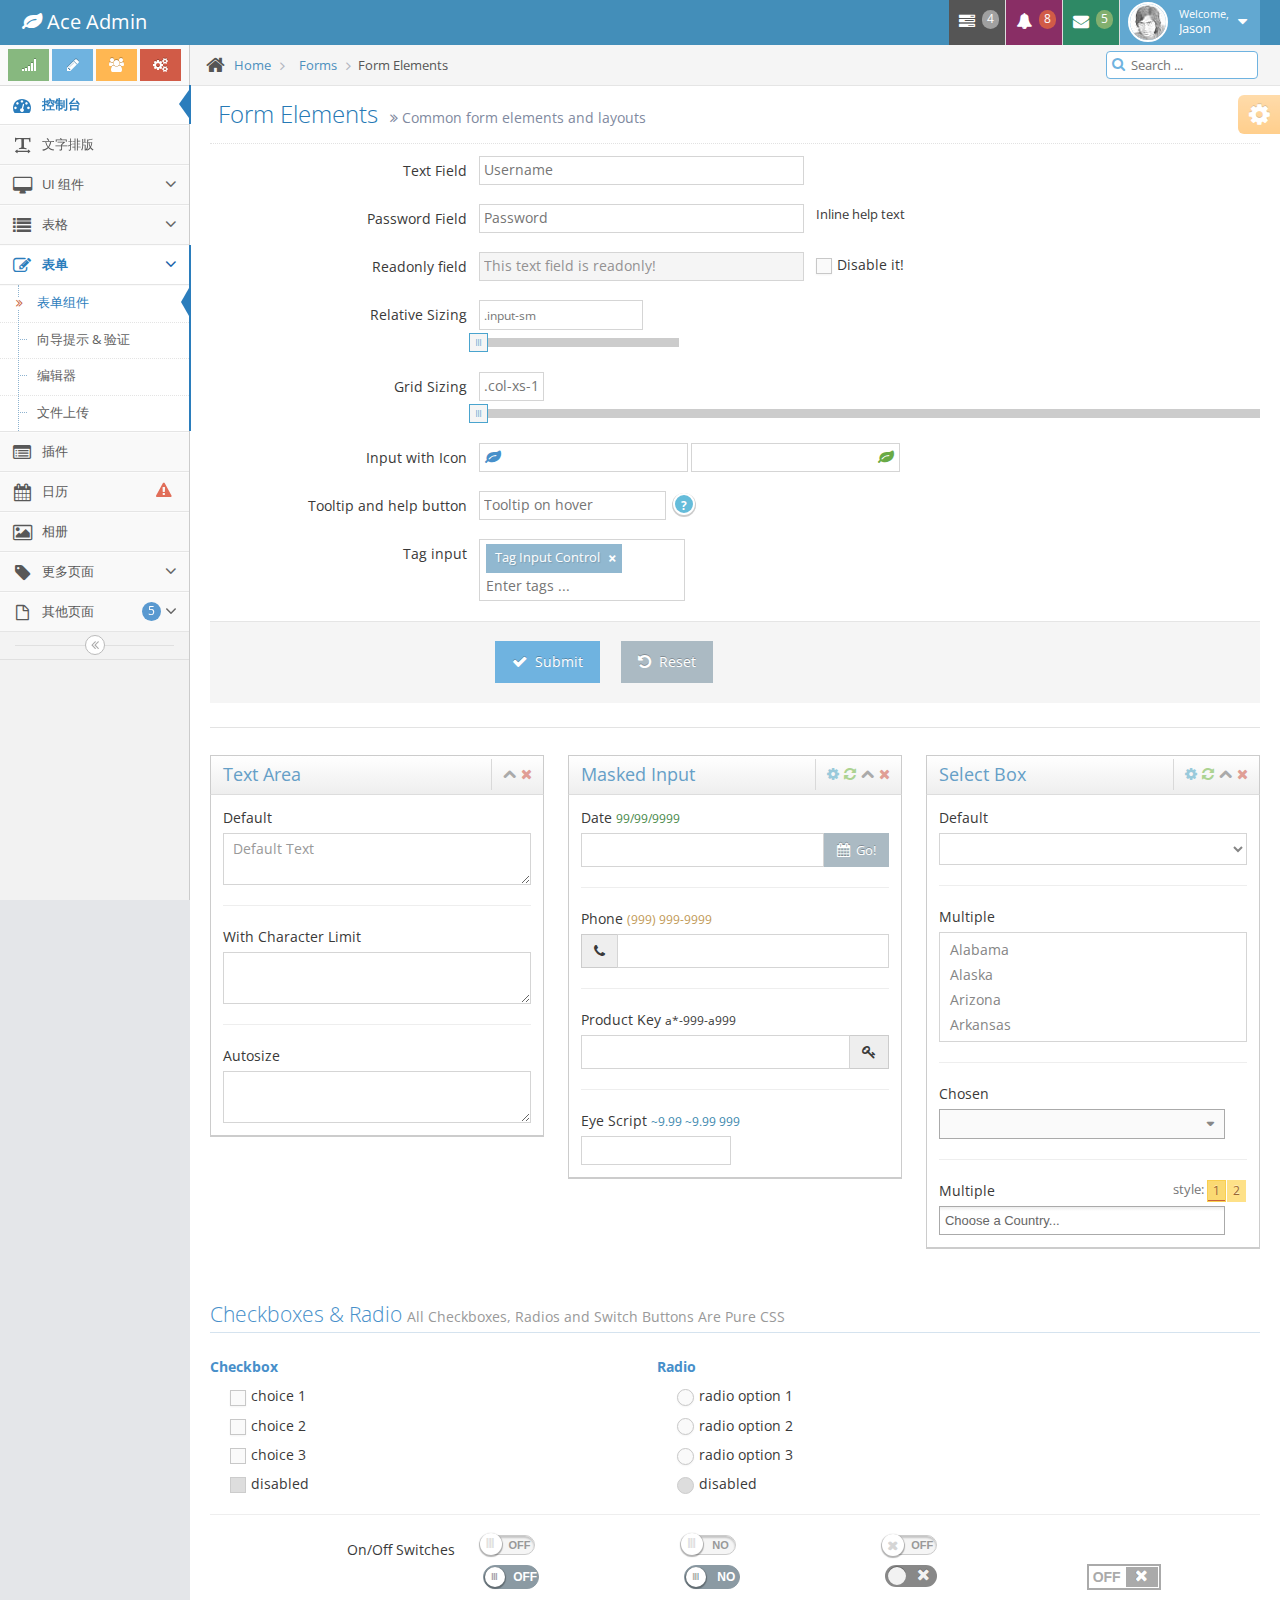
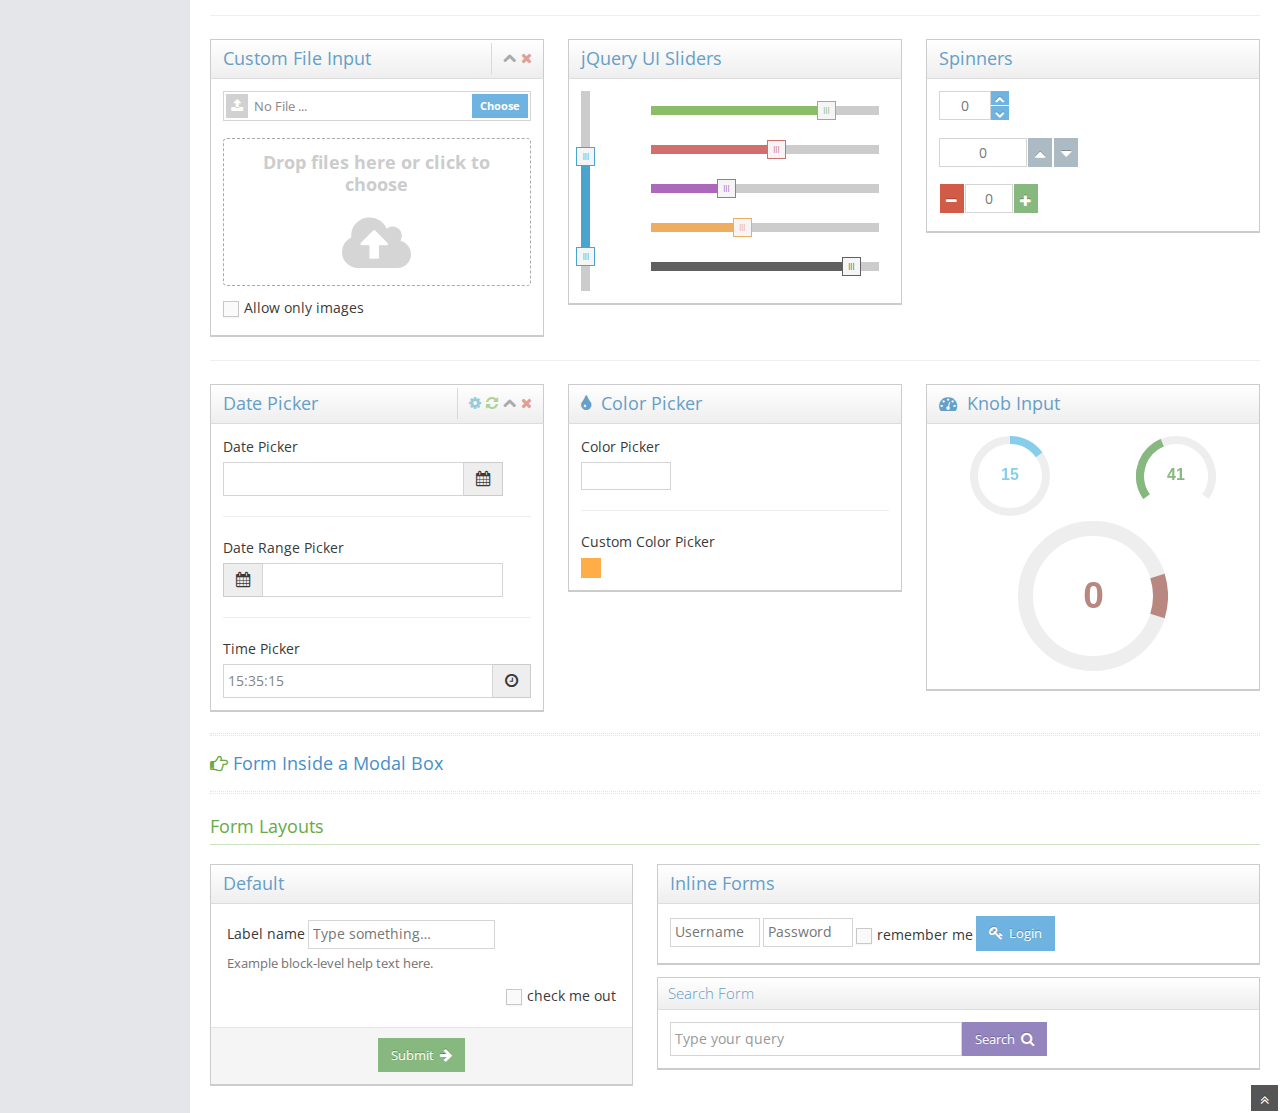
<file: src/main/webapp/form-elements.html>
<!DOCTYPE html>
<html lang="en">
	<head>
		<meta charset="utf-8" />
		<title>Bootstrap表单组件 - Bootstrap后台管理系统模版Ace下载</title>
		<meta name="keywords" content="Bootstrap模版,Bootstrap模版下载,Bootstrap教程,Bootstrap中文" />
		<meta name="description" content="站长素材提供Bootstrap模版,Bootstrap教程,Bootstrap中文翻译等相关Bootstrap插件下载" />
		<meta name="viewport" content="width=device-width, initial-scale=1.0" />

		<!-- basic styles -->

		<link href="assets/css/bootstrap.min.css" rel="stylesheet" />
		<link rel="stylesheet" href="assets/css/font-awesome.min.css" />

		<!--[if IE 7]>
		  <link rel="stylesheet" href="assets/css/font-awesome-ie7.min.css" />
		<![endif]-->

		<!-- page specific plugin styles -->

		<link rel="stylesheet" href="assets/css/jquery-ui-1.10.3.custom.min.css" />
		<link rel="stylesheet" href="assets/css/chosen.css" />
		<link rel="stylesheet" href="assets/css/datepicker.css" />
		<link rel="stylesheet" href="assets/css/bootstrap-timepicker.css" />
		<link rel="stylesheet" href="assets/css/daterangepicker.css" />
		<link rel="stylesheet" href="assets/css/colorpicker.css" />

		<!-- fonts -->

		<link rel="stylesheet" href="http://fonts.googleapis.com/css?family=Open+Sans:400,300" />

		<!-- ace styles -->

		<link rel="stylesheet" href="assets/css/ace.min.css" />
		<link rel="stylesheet" href="assets/css/ace-rtl.min.css" />
		<link rel="stylesheet" href="assets/css/ace-skins.min.css" />

		<!--[if lte IE 8]>
		  <link rel="stylesheet" href="assets/css/ace-ie.min.css" />
		<![endif]-->

		<!-- inline styles related to this page -->

		<!-- ace settings handler -->

		<script src="assets/js/ace-extra.min.js"></script>

		<!-- HTML5 shim and Respond.js IE8 support of HTML5 elements and media queries -->

		<!--[if lt IE 9]>
		<script src="assets/js/html5shiv.js"></script>
		<script src="assets/js/respond.min.js"></script>
		<![endif]-->
	</head>

	<body>
		<div class="navbar navbar-default" id="navbar">
			<script type="text/javascript">
				try{ace.settings.check('navbar' , 'fixed')}catch(e){}
			</script>

			<div class="navbar-container" id="navbar-container">
				<div class="navbar-header pull-left">
					<a href="#" class="navbar-brand">
						<small>
							<i class="icon-leaf"></i>
							Ace Admin
						</small>
					</a><!-- /.brand -->
				</div><!-- /.navbar-header -->

				<div class="navbar-header pull-right" role="navigation">
					<ul class="nav ace-nav">
						<li class="grey">
							<a data-toggle="dropdown" class="dropdown-toggle" href="#">
								<i class="icon-tasks"></i>
								<span class="badge badge-grey">4</span>
							</a>

							<ul class="pull-right dropdown-navbar dropdown-menu dropdown-caret dropdown-close">
								<li class="dropdown-header">
									<i class="icon-ok"></i>
									4 Tasks to complete
								</li>

								<li>
									<a href="#">
										<div class="clearfix">
											<span class="pull-left">Software Update</span>
											<span class="pull-right">65%</span>
										</div>

										<div class="progress progress-mini ">
											<div style="width:65%" class="progress-bar "></div>
										</div>
									</a>
								</li>

								<li>
									<a href="#">
										<div class="clearfix">
											<span class="pull-left">Hardware Upgrade</span>
											<span class="pull-right">35%</span>
										</div>

										<div class="progress progress-mini ">
											<div style="width:35%" class="progress-bar progress-bar-danger"></div>
										</div>
									</a>
								</li>

								<li>
									<a href="#">
										<div class="clearfix">
											<span class="pull-left">Unit Testing</span>
											<span class="pull-right">15%</span>
										</div>

										<div class="progress progress-mini ">
											<div style="width:15%" class="progress-bar progress-bar-warning"></div>
										</div>
									</a>
								</li>

								<li>
									<a href="#">
										<div class="clearfix">
											<span class="pull-left">Bug Fixes</span>
											<span class="pull-right">90%</span>
										</div>

										<div class="progress progress-mini progress-striped active">
											<div style="width:90%" class="progress-bar progress-bar-success"></div>
										</div>
									</a>
								</li>

								<li>
									<a href="#">
										See tasks with details
										<i class="icon-arrow-right"></i>
									</a>
								</li>
							</ul>
						</li>

						<li class="purple">
							<a data-toggle="dropdown" class="dropdown-toggle" href="#">
								<i class="icon-bell-alt icon-animated-bell"></i>
								<span class="badge badge-important">8</span>
							</a>

							<ul class="pull-right dropdown-navbar navbar-pink dropdown-menu dropdown-caret dropdown-close">
								<li class="dropdown-header">
									<i class="icon-warning-sign"></i>
									8 Notifications
								</li>

								<li>
									<a href="#">
										<div class="clearfix">
											<span class="pull-left">
												<i class="btn btn-xs no-hover btn-pink icon-comment"></i>
												New Comments
											</span>
											<span class="pull-right badge badge-info">+12</span>
										</div>
									</a>
								</li>

								<li>
									<a href="#">
										<i class="btn btn-xs btn-primary icon-user"></i>
										Bob just signed up as an editor ...
									</a>
								</li>

								<li>
									<a href="#">
										<div class="clearfix">
											<span class="pull-left">
												<i class="btn btn-xs no-hover btn-success icon-shopping-cart"></i>
												New Orders
											</span>
											<span class="pull-right badge badge-success">+8</span>
										</div>
									</a>
								</li>

								<li>
									<a href="#">
										<div class="clearfix">
											<span class="pull-left">
												<i class="btn btn-xs no-hover btn-info icon-twitter"></i>
												Followers
											</span>
											<span class="pull-right badge badge-info">+11</span>
										</div>
									</a>
								</li>

								<li>
									<a href="#">
										See all notifications
										<i class="icon-arrow-right"></i>
									</a>
								</li>
							</ul>
						</li>

						<li class="green">
							<a data-toggle="dropdown" class="dropdown-toggle" href="#">
								<i class="icon-envelope icon-animated-vertical"></i>
								<span class="badge badge-success">5</span>
							</a>

							<ul class="pull-right dropdown-navbar dropdown-menu dropdown-caret dropdown-close">
								<li class="dropdown-header">
									<i class="icon-envelope-alt"></i>
									5 Messages
								</li>

								<li>
									<a href="#">
										<img src="assets/avatars/avatar.png" class="msg-photo" alt="Alex's Avatar" />
										<span class="msg-body">
											<span class="msg-title">
												<span class="blue">Alex:</span>
												Ciao sociis natoque penatibus et auctor ...
											</span>

											<span class="msg-time">
												<i class="icon-time"></i>
												<span>a moment ago</span>
											</span>
										</span>
									</a>
								</li>

								<li>
									<a href="#">
										<img src="assets/avatars/avatar3.png" class="msg-photo" alt="Susan's Avatar" />
										<span class="msg-body">
											<span class="msg-title">
												<span class="blue">Susan:</span>
												Vestibulum id ligula porta felis euismod ...
											</span>

											<span class="msg-time">
												<i class="icon-time"></i>
												<span>20 minutes ago</span>
											</span>
										</span>
									</a>
								</li>

								<li>
									<a href="#">
										<img src="assets/avatars/avatar4.png" class="msg-photo" alt="Bob's Avatar" />
										<span class="msg-body">
											<span class="msg-title">
												<span class="blue">Bob:</span>
												Nullam quis risus eget urna mollis ornare ...
											</span>

											<span class="msg-time">
												<i class="icon-time"></i>
												<span>3:15 pm</span>
											</span>
										</span>
									</a>
								</li>

								<li>
									<a href="inbox.html">
										See all messages
										<i class="icon-arrow-right"></i>
									</a>
								</li>
							</ul>
						</li>

						<li class="light-blue">
							<a data-toggle="dropdown" href="#" class="dropdown-toggle">
								<img class="nav-user-photo" src="assets/avatars/user.jpg" alt="Jason's Photo" />
								<span class="user-info">
									<small>Welcome,</small>
									Jason
								</span>

								<i class="icon-caret-down"></i>
							</a>

							<ul class="user-menu pull-right dropdown-menu dropdown-yellow dropdown-caret dropdown-close">
								<li>
									<a href="#">
										<i class="icon-cog"></i>
										Settings
									</a>
								</li>

								<li>
									<a href="#">
										<i class="icon-user"></i>
										Profile
									</a>
								</li>

								<li class="divider"></li>

								<li>
									<a href="#">
										<i class="icon-off"></i>
										Logout
									</a>
								</li>
							</ul>
						</li>
					</ul><!-- /.ace-nav -->
				</div><!-- /.navbar-header -->
			</div><!-- /.container -->
		</div>

		<div class="main-container" id="main-container">
			<script type="text/javascript">
				try{ace.settings.check('main-container' , 'fixed')}catch(e){}
			</script>

			<div class="main-container-inner">
				<a class="menu-toggler" id="menu-toggler" href="#">
					<span class="menu-text"></span>
				</a>

				<div class="sidebar" id="sidebar">
					<script type="text/javascript">
						try{ace.settings.check('sidebar' , 'fixed')}catch(e){}
					</script>

					<div class="sidebar-shortcuts" id="sidebar-shortcuts">
						<div class="sidebar-shortcuts-large" id="sidebar-shortcuts-large">
							<button class="btn btn-success">
								<i class="icon-signal"></i>
							</button>

							<button class="btn btn-info">
								<i class="icon-pencil"></i>
							</button>

							<button class="btn btn-warning">
								<i class="icon-group"></i>
							</button>

							<button class="btn btn-danger">
								<i class="icon-cogs"></i>
							</button>
						</div>

						<div class="sidebar-shortcuts-mini" id="sidebar-shortcuts-mini">
							<span class="btn btn-success"></span>

							<span class="btn btn-info"></span>

							<span class="btn btn-warning"></span>

							<span class="btn btn-danger"></span>
						</div>
					</div><!-- #sidebar-shortcuts -->

					<ul class="nav nav-list">
						<li class="active">
							<a href="index.html">
								<i class="icon-dashboard"></i>
								<span class="menu-text"> 控制台 </span>
							</a>
						</li>

						<li>
							<a href="typography.html">
								<i class="icon-text-width"></i>
								<span class="menu-text"> 文字排版 </span>
							</a>
						</li>

						<li>
							<a href="#" class="dropdown-toggle">
								<i class="icon-desktop"></i>
								<span class="menu-text"> UI 组件 </span>

								<b class="arrow icon-angle-down"></b>
							</a>

							<ul class="submenu">
								<li>
									<a href="elements.html">
										<i class="icon-double-angle-right"></i>
										组件
									</a>
								</li>

								<li>
									<a href="buttons.html">
										<i class="icon-double-angle-right"></i>
										按钮 &amp; 图表
									</a>
								</li>

								<li>
									<a href="treeview.html">
										<i class="icon-double-angle-right"></i>
										树菜单
									</a>
								</li>

								<li>
									<a href="jquery-ui.html">
										<i class="icon-double-angle-right"></i>
										jQuery UI
									</a>
								</li>

								<li>
									<a href="nestable-list.html">
										<i class="icon-double-angle-right"></i>
										可拖拽列表
									</a>
								</li>

								<li>
									<a href="#" class="dropdown-toggle">
										<i class="icon-double-angle-right"></i>

										三级菜单
										<b class="arrow icon-angle-down"></b>
									</a>

									<ul class="submenu">
										<li>
											<a href="#">
												<i class="icon-leaf"></i>
												第一级
											</a>
										</li>

										<li>
											<a href="#" class="dropdown-toggle">
												<i class="icon-pencil"></i>

												第四级
												<b class="arrow icon-angle-down"></b>
											</a>

											<ul class="submenu">
												<li>
													<a href="#">
														<i class="icon-plus"></i>
														添加产品
													</a>
												</li>

												<li>
													<a href="#">
														<i class="icon-eye-open"></i>
														查看商品
													</a>
												</li>
											</ul>
										</li>
									</ul>
								</li>
							</ul>
						</li>

						<li>
							<a href="#" class="dropdown-toggle">
								<i class="icon-list"></i>
								<span class="menu-text"> 表格 </span>

								<b class="arrow icon-angle-down"></b>
							</a>

							<ul class="submenu">
								<li>
									<a href="tables.html">
										<i class="icon-double-angle-right"></i>
										简单 &amp; 动态
									</a>
								</li>

								<li>
									<a href="jqgrid.html">
										<i class="icon-double-angle-right"></i>
										jqGrid plugin
									</a>
								</li>
							</ul>
						</li>

						<li class="active open">
							<a href="#" class="dropdown-toggle">
								<i class="icon-edit"></i>
								<span class="menu-text"> 表单 </span>

								<b class="arrow icon-angle-down"></b>
							</a>

							<ul class="submenu">
								<li class="active">
									<a href="form-elements.html">
										<i class="icon-double-angle-right"></i>
										表单组件
									</a>
								</li>

								<li>
									<a href="form-wizard.html">
										<i class="icon-double-angle-right"></i>
										向导提示 &amp; 验证
									</a>
								</li>

								<li>
									<a href="wysiwyg.html">
										<i class="icon-double-angle-right"></i>
										编辑器
									</a>
								</li>

								<li>
									<a href="dropzone.html">
										<i class="icon-double-angle-right"></i>
										文件上传
									</a>
								</li>
							</ul>
						</li>

						<li>
							<a href="widgets.html">
								<i class="icon-list-alt"></i>
								<span class="menu-text"> 插件 </span>
							</a>
						</li>

						<li>
							<a href="calendar.html">
								<i class="icon-calendar"></i>

								<span class="menu-text">
									日历
									<span class="badge badge-transparent tooltip-error" title="2&nbsp;Important&nbsp;Events">
										<i class="icon-warning-sign red bigger-130"></i>
									</span>
								</span>
							</a>
						</li>

						<li>
							<a href="gallery.html">
								<i class="icon-picture"></i>
								<span class="menu-text"> 相册 </span>
							</a>
						</li>

						<li>
							<a href="#" class="dropdown-toggle">
								<i class="icon-tag"></i>
								<span class="menu-text"> 更多页面 </span>

								<b class="arrow icon-angle-down"></b>
							</a>

							<ul class="submenu">
								<li>
									<a href="profile.html">
										<i class="icon-double-angle-right"></i>
										用户信息
									</a>
								</li>

								<li>
									<a href="inbox.html">
										<i class="icon-double-angle-right"></i>
										收件箱
									</a>
								</li>

								<li>
									<a href="pricing.html">
										<i class="icon-double-angle-right"></i>
										售价单
									</a>
								</li>

								<li>
									<a href="invoice.html">
										<i class="icon-double-angle-right"></i>
										购物车
									</a>
								</li>

								<li>
									<a href="timeline.html">
										<i class="icon-double-angle-right"></i>
										时间轴
									</a>
								</li>

								<li>
									<a href="login1.html">
										<i class="icon-double-angle-right"></i>
										登录 &amp; 注册
									</a>
								</li>
							</ul>
						</li>

						<li>
							<a href="#" class="dropdown-toggle">
								<i class="icon-file-alt"></i>

								<span class="menu-text">
									其他页面
									<span class="badge badge-primary ">5</span>
								</span>

								<b class="arrow icon-angle-down"></b>
							</a>

							<ul class="submenu">
								<li>
									<a href="faq.html">
										<i class="icon-double-angle-right"></i>
										帮助
									</a>
								</li>

								<li>
									<a href="error-404.html">
										<i class="icon-double-angle-right"></i>
										404错误页面
									</a>
								</li>

								<li>
									<a href="error-500.html">
										<i class="icon-double-angle-right"></i>
										500错误页面
									</a>
								</li>

								<li>
									<a href="grid.html">
										<i class="icon-double-angle-right"></i>
										网格
									</a>
								</li>

								<li>
									<a href="blank.html">
										<i class="icon-double-angle-right"></i>
										空白页面
									</a>
								</li>
							</ul>
						</li>
					</ul><!-- /.nav-list -->

					<div class="sidebar-collapse" id="sidebar-collapse">
						<i class="icon-double-angle-left" data-icon1="icon-double-angle-left" data-icon2="icon-double-angle-right"></i>
					</div>

					<script type="text/javascript">
						try{ace.settings.check('sidebar' , 'collapsed')}catch(e){}
					</script>
				</div>

				<div class="main-content">
					<div class="breadcrumbs" id="breadcrumbs">
						<script type="text/javascript">
							try{ace.settings.check('breadcrumbs' , 'fixed')}catch(e){}
						</script>

						<ul class="breadcrumb">
							<li>
								<i class="icon-home home-icon"></i>
								<a href="#">Home</a>
							</li>

							<li>
								<a href="#">Forms</a>
							</li>
							<li class="active">Form Elements</li>
						</ul><!-- .breadcrumb -->

						<div class="nav-search" id="nav-search">
							<form class="form-search">
								<span class="input-icon">
									<input type="text" placeholder="Search ..." class="nav-search-input" id="nav-search-input" autocomplete="off" />
									<i class="icon-search nav-search-icon"></i>
								</span>
							</form>
						</div><!-- #nav-search -->
					</div>

					<div class="page-content">
						<div class="page-header">
							<h1>
								Form Elements
								<small>
									<i class="icon-double-angle-right"></i>
									Common form elements and layouts
								</small>
							</h1>
						</div><!-- /.page-header -->

						<div class="row">
							<div class="col-xs-12">
								<!-- PAGE CONTENT BEGINS -->

								<form class="form-horizontal" role="form">
									<div class="form-group">
										<label class="col-sm-3 control-label no-padding-right" for="form-field-1"> Text Field </label>

										<div class="col-sm-9">
											<input type="text" id="form-field-1" placeholder="Username" class="col-xs-10 col-sm-5" />
										</div>
									</div>

									<div class="space-4"></div>

									<div class="form-group">
										<label class="col-sm-3 control-label no-padding-right" for="form-field-2"> Password Field </label>

										<div class="col-sm-9">
											<input type="password" id="form-field-2" placeholder="Password" class="col-xs-10 col-sm-5" />
											<span class="help-inline col-xs-12 col-sm-7">
												<span class="middle">Inline help text</span>
											</span>
										</div>
									</div>

									<div class="space-4"></div>

									<div class="form-group">
										<label class="col-sm-3 control-label no-padding-right" for="form-input-readonly"> Readonly field </label>

										<div class="col-sm-9">
											<input readonly="" type="text" class="col-xs-10 col-sm-5" id="form-input-readonly" value="This text field is readonly!" />
											<span class="help-inline col-xs-12 col-sm-7">
												<label class="middle">
													<input class="ace" type="checkbox" id="id-disable-check" />
													<span class="lbl"> Disable it!</span>
												</label>
											</span>
										</div>
									</div>

									<div class="space-4"></div>

									<div class="form-group">
										<label class="col-sm-3 control-label no-padding-right" for="form-field-4">Relative Sizing</label>

										<div class="col-sm-9">
											<input class="input-sm" type="text" id="form-field-4" placeholder=".input-sm" />
											<div class="space-2"></div>

											<div class="help-block" id="input-size-slider"></div>
										</div>
									</div>

									<div class="form-group">
										<label class="col-sm-3 control-label no-padding-right" for="form-field-5">Grid Sizing</label>

										<div class="col-sm-9">
											<div class="clearfix">
												<input class="col-xs-1" type="text" id="form-field-5" placeholder=".col-xs-1" />
											</div>

											<div class="space-2"></div>

											<div class="help-block" id="input-span-slider"></div>
										</div>
									</div>

									<div class="form-group">
										<label class="col-sm-3 control-label no-padding-right">Input with Icon</label>

										<div class="col-sm-9">
											<span class="input-icon">
												<input type="text" id="form-field-icon-1" />
												<i class="icon-leaf blue"></i>
											</span>

											<span class="input-icon input-icon-right">
												<input type="text" id="form-field-icon-2" />
												<i class="icon-leaf green"></i>
											</span>
										</div>
									</div>

									<div class="space-4"></div>

									<div class="form-group">
										<label class="col-sm-3 control-label no-padding-right" for="form-field-6">Tooltip and help button</label>

										<div class="col-sm-9">
											<input data-rel="tooltip" type="text" id="form-field-6" placeholder="Tooltip on hover" title="Hello Tooltip!" data-placement="bottom" />
											<span class="help-button" data-rel="popover" data-trigger="hover" data-placement="left" data-content="More details." title="Popover on hover">?</span>
										</div>
									</div>

									<div class="space-4"></div>

									<div class="form-group">
										<label class="col-sm-3 control-label no-padding-right" for="form-field-tags">Tag input</label>

										<div class="col-sm-9">
											<input type="text" name="tags" id="form-field-tags" value="Tag Input Control" placeholder="Enter tags ..." />
										</div>
									</div>

									<div class="clearfix form-actions">
										<div class="col-md-offset-3 col-md-9">
											<button class="btn btn-info" type="button">
												<i class="icon-ok bigger-110"></i>
												Submit
											</button>

											&nbsp; &nbsp; &nbsp;
											<button class="btn" type="reset">
												<i class="icon-undo bigger-110"></i>
												Reset
											</button>
										</div>
									</div>

									<div class="hr hr-24"></div>

									<div class="row">
										<div class="col-xs-12 col-sm-4">
											<div class="widget-box">
												<div class="widget-header">
													<h4>Text Area</h4>

													<div class="widget-toolbar">
														<a href="#" data-action="collapse">
															<i class="icon-chevron-up"></i>
														</a>

														<a href="#" data-action="close">
															<i class="icon-remove"></i>
														</a>
													</div>
												</div>

												<div class="widget-body">
													<div class="widget-main">
														<div>
															<label for="form-field-8">Default</label>

															<textarea class="form-control" id="form-field-8" placeholder="Default Text"></textarea>
														</div>

														<hr />
														<div>
															<label for="form-field-9">With Character Limit</label>

															<textarea class="form-control limited" id="form-field-9" maxlength="50"></textarea>
														</div>

														<hr />
														<div>
															<label for="form-field-11">Autosize</label>

															<textarea id="form-field-11" class="autosize-transition form-control"></textarea>
														</div>
													</div>
												</div>
											</div>
										</div><!-- /span -->

										<div class="col-xs-12 col-sm-4">
											<div class="widget-box">
												<div class="widget-header">
													<h4>Masked Input</h4>

													<span class="widget-toolbar">
														<a href="#" data-action="settings">
															<i class="icon-cog"></i>
														</a>

														<a href="#" data-action="reload">
															<i class="icon-refresh"></i>
														</a>

														<a href="#" data-action="collapse">
															<i class="icon-chevron-up"></i>
														</a>

														<a href="#" data-action="close">
															<i class="icon-remove"></i>
														</a>
													</span>
												</div>

												<div class="widget-body">
													<div class="widget-main">
														<div>
															<label for="form-field-mask-1">
																Date
																<small class="text-success">99/99/9999</small>
															</label>

															<div class="input-group">
																<input class="form-control input-mask-date" type="text" id="form-field-mask-1" />
																<span class="input-group-btn">
																	<button class="btn btn-sm btn-default" type="button">
																		<i class="icon-calendar bigger-110"></i>
																		Go!
																	</button>
																</span>
															</div>
														</div>

														<hr />
														<div>
															<label for="form-field-mask-2">
																Phone
																<small class="text-warning">(999) 999-9999</small>
															</label>

															<div class="input-group">
																<span class="input-group-addon">
																	<i class="icon-phone"></i>
																</span>

																<input class="form-control input-mask-phone" type="text" id="form-field-mask-2" />
															</div>
														</div>

														<hr />
														<div>
															<label for="form-field-mask-3">
																Product Key
																<small class="text-error">a*-999-a999</small>
															</label>

															<div class="input-group">
																<input class="form-control input-mask-product" type="text" id="form-field-mask-3" />
																<span class="input-group-addon">
																	<i class="icon-key"></i>
																</span>
															</div>
														</div>

														<hr />
														<div>
															<label for="form-field-mask-4">
																Eye Script
																<small class="text-info">~9.99 ~9.99 999</small>
															</label>

															<div>
																<input class="input-medium input-mask-eyescript" type="text" id="form-field-mask-4" />
															</div>
														</div>
													</div>
												</div>
											</div>
										</div><!-- /span -->

										<div class="col-xs-12 col-sm-4">
											<div class="widget-box">
												<div class="widget-header">
													<h4>Select Box</h4>

													<span class="widget-toolbar">
														<a href="#" data-action="settings">
															<i class="icon-cog"></i>
														</a>

														<a href="#" data-action="reload">
															<i class="icon-refresh"></i>
														</a>

														<a href="#" data-action="collapse">
															<i class="icon-chevron-up"></i>
														</a>

														<a href="#" data-action="close">
															<i class="icon-remove"></i>
														</a>
													</span>
												</div>

												<div class="widget-body">
													<div class="widget-main">
														<div>
															<label for="form-field-select-1">Default</label>

															<select class="form-control" id="form-field-select-1">
																<option value="">&nbsp;</option>
																<option value="AL">Alabama</option>
																<option value="AK">Alaska</option>
																<option value="AZ">Arizona</option>
																<option value="AR">Arkansas</option>
																<option value="CA">California</option>
																<option value="CO">Colorado</option>
																<option value="CT">Connecticut</option>
																<option value="DE">Delaware</option>
																<option value="FL">Florida</option>
																<option value="GA">Georgia</option>
																<option value="HI">Hawaii</option>
																<option value="ID">Idaho</option>
																<option value="IL">Illinois</option>
																<option value="IN">Indiana</option>
																<option value="IA">Iowa</option>
																<option value="KS">Kansas</option>
																<option value="KY">Kentucky</option>
																<option value="LA">Louisiana</option>
																<option value="ME">Maine</option>
																<option value="MD">Maryland</option>
																<option value="MA">Massachusetts</option>
																<option value="MI">Michigan</option>
																<option value="MN">Minnesota</option>
																<option value="MS">Mississippi</option>
																<option value="MO">Missouri</option>
																<option value="MT">Montana</option>
																<option value="NE">Nebraska</option>
																<option value="NV">Nevada</option>
																<option value="NH">New Hampshire</option>
																<option value="NJ">New Jersey</option>
																<option value="NM">New Mexico</option>
																<option value="NY">New York</option>
																<option value="NC">North Carolina</option>
																<option value="ND">North Dakota</option>
																<option value="OH">Ohio</option>
																<option value="OK">Oklahoma</option>
																<option value="OR">Oregon</option>
																<option value="PA">Pennsylvania</option>
																<option value="RI">Rhode Island</option>
																<option value="SC">South Carolina</option>
																<option value="SD">South Dakota</option>
																<option value="TN">Tennessee</option>
																<option value="TX">Texas</option>
																<option value="UT">Utah</option>
																<option value="VT">Vermont</option>
																<option value="VA">Virginia</option>
																<option value="WA">Washington</option>
																<option value="WV">West Virginia</option>
																<option value="WI">Wisconsin</option>
																<option value="WY">Wyoming</option>
															</select>
														</div>

														<hr />
														<div>
															<label for="form-field-select-2">Multiple</label>

															<select class="form-control" id="form-field-select-2" multiple="multiple">
																<option value="AL">Alabama</option>
																<option value="AK">Alaska</option>
																<option value="AZ">Arizona</option>
																<option value="AR">Arkansas</option>
																<option value="CA">California</option>
																<option value="CO">Colorado</option>
																<option value="CT">Connecticut</option>
																<option value="DE">Delaware</option>
																<option value="FL">Florida</option>
																<option value="GA">Georgia</option>
																<option value="HI">Hawaii</option>
																<option value="ID">Idaho</option>
																<option value="IL">Illinois</option>
																<option value="IN">Indiana</option>
																<option value="IA">Iowa</option>
																<option value="KS">Kansas</option>
																<option value="KY">Kentucky</option>
																<option value="LA">Louisiana</option>
																<option value="ME">Maine</option>
																<option value="MD">Maryland</option>
																<option value="MA">Massachusetts</option>
																<option value="MI">Michigan</option>
																<option value="MN">Minnesota</option>
																<option value="MS">Mississippi</option>
																<option value="MO">Missouri</option>
																<option value="MT">Montana</option>
																<option value="NE">Nebraska</option>
																<option value="NV">Nevada</option>
																<option value="NH">New Hampshire</option>
																<option value="NJ">New Jersey</option>
																<option value="NM">New Mexico</option>
																<option value="NY">New York</option>
																<option value="NC">North Carolina</option>
																<option value="ND">North Dakota</option>
																<option value="OH">Ohio</option>
																<option value="OK">Oklahoma</option>
																<option value="OR">Oregon</option>
																<option value="PA">Pennsylvania</option>
																<option value="RI">Rhode Island</option>
																<option value="SC">South Carolina</option>
																<option value="SD">South Dakota</option>
																<option value="TN">Tennessee</option>
																<option value="TX">Texas</option>
																<option value="UT">Utah</option>
																<option value="VT">Vermont</option>
																<option value="VA">Virginia</option>
																<option value="WA">Washington</option>
																<option value="WV">West Virginia</option>
																<option value="WI">Wisconsin</option>
																<option value="WY">Wyoming</option>
															</select>
														</div>

														<hr />
														<div>
															<label for="form-field-select-3">Chosen</label>

															<br />
															<select class="width-80 chosen-select" id="form-field-select-3" data-placeholder="Choose a Country...">
																<option value="">&nbsp;</option>
																<option value="AL">Alabama</option>
																<option value="AK">Alaska</option>
																<option value="AZ">Arizona</option>
																<option value="AR">Arkansas</option>
																<option value="CA">California</option>
																<option value="CO">Colorado</option>
																<option value="CT">Connecticut</option>
																<option value="DE">Delaware</option>
																<option value="FL">Florida</option>
																<option value="GA">Georgia</option>
																<option value="HI">Hawaii</option>
																<option value="ID">Idaho</option>
																<option value="IL">Illinois</option>
																<option value="IN">Indiana</option>
																<option value="IA">Iowa</option>
																<option value="KS">Kansas</option>
																<option value="KY">Kentucky</option>
																<option value="LA">Louisiana</option>
																<option value="ME">Maine</option>
																<option value="MD">Maryland</option>
																<option value="MA">Massachusetts</option>
																<option value="MI">Michigan</option>
																<option value="MN">Minnesota</option>
																<option value="MS">Mississippi</option>
																<option value="MO">Missouri</option>
																<option value="MT">Montana</option>
																<option value="NE">Nebraska</option>
																<option value="NV">Nevada</option>
																<option value="NH">New Hampshire</option>
																<option value="NJ">New Jersey</option>
																<option value="NM">New Mexico</option>
																<option value="NY">New York</option>
																<option value="NC">North Carolina</option>
																<option value="ND">North Dakota</option>
																<option value="OH">Ohio</option>
																<option value="OK">Oklahoma</option>
																<option value="OR">Oregon</option>
																<option value="PA">Pennsylvania</option>
																<option value="RI">Rhode Island</option>
																<option value="SC">South Carolina</option>
																<option value="SD">South Dakota</option>
																<option value="TN">Tennessee</option>
																<option value="TX">Texas</option>
																<option value="UT">Utah</option>
																<option value="VT">Vermont</option>
																<option value="VA">Virginia</option>
																<option value="WA">Washington</option>
																<option value="WV">West Virginia</option>
																<option value="WI">Wisconsin</option>
																<option value="WY">Wyoming</option>
															</select>
														</div>

														<hr />
														<div>
															<div class="row">
																<div class="col-sm-6">
																	<span class="bigger-110">Multiple</span>
																</div><!-- /span -->

																<div class="col-sm-6">
																	<span class="pull-right inline">
																		<span class="grey">style:</span>

																		<span class="btn-toolbar inline middle no-margin">
																			<span id="chosen-multiple-style" data-toggle="buttons" class="btn-group no-margin">
																				<label class="btn btn-xs btn-yellow active">
																					1
																					<input type="radio" value="1" />
																				</label>

																				<label class="btn btn-xs btn-yellow">
																					2
																					<input type="radio" value="2" />
																				</label>
																			</span>
																		</span>
																	</span>
																</div><!-- /span -->
															</div>

															<div class="space-2"></div>

															<select multiple="" class="width-80 chosen-select" id="form-field-select-4" data-placeholder="Choose a Country...">
																<option value="">&nbsp;</option>
																<option value="AL">Alabama</option>
																<option value="AK">Alaska</option>
																<option value="AZ">Arizona</option>
																<option value="AR">Arkansas</option>
																<option value="CA">California</option>
																<option value="CO">Colorado</option>
																<option value="CT">Connecticut</option>
																<option value="DE">Delaware</option>
																<option value="FL">Florida</option>
																<option value="GA">Georgia</option>
																<option value="HI">Hawaii</option>
																<option value="ID">Idaho</option>
																<option value="IL">Illinois</option>
																<option value="IN">Indiana</option>
																<option value="IA">Iowa</option>
																<option value="KS">Kansas</option>
																<option value="KY">Kentucky</option>
																<option value="LA">Louisiana</option>
																<option value="ME">Maine</option>
																<option value="MD">Maryland</option>
																<option value="MA">Massachusetts</option>
																<option value="MI">Michigan</option>
																<option value="MN">Minnesota</option>
																<option value="MS">Mississippi</option>
																<option value="MO">Missouri</option>
																<option value="MT">Montana</option>
																<option value="NE">Nebraska</option>
																<option value="NV">Nevada</option>
																<option value="NH">New Hampshire</option>
																<option value="NJ">New Jersey</option>
																<option value="NM">New Mexico</option>
																<option value="NY">New York</option>
																<option value="NC">North Carolina</option>
																<option value="ND">North Dakota</option>
																<option value="OH">Ohio</option>
																<option value="OK">Oklahoma</option>
																<option value="OR">Oregon</option>
																<option value="PA">Pennsylvania</option>
																<option value="RI">Rhode Island</option>
																<option value="SC">South Carolina</option>
																<option value="SD">South Dakota</option>
																<option value="TN">Tennessee</option>
																<option value="TX">Texas</option>
																<option value="UT">Utah</option>
																<option value="VT">Vermont</option>
																<option value="VA">Virginia</option>
																<option value="WA">Washington</option>
																<option value="WV">West Virginia</option>
																<option value="WI">Wisconsin</option>
																<option value="WY">Wyoming</option>
															</select>
														</div>
													</div>
												</div>
											</div>
										</div><!-- /span -->
									</div><!-- /row -->

									<div class="space-24"></div>

									<h3 class="header smaller lighter blue">
										Checkboxes & Radio
										<small>All Checkboxes, Radios and Switch Buttons Are Pure CSS</small>
									</h3>

									<div class="row">
										<div class="col-xs-12 col-sm-5">
											<div class="control-group">
												<label class="control-label bolder blue">Checkbox</label>

												<div class="checkbox">
													<label>
														<input name="form-field-checkbox" type="checkbox" class="ace" />
														<span class="lbl"> choice 1</span>
													</label>
												</div>

												<div class="checkbox">
													<label>
														<input name="form-field-checkbox" type="checkbox" class="ace" />
														<span class="lbl"> choice 2</span>
													</label>
												</div>

												<div class="checkbox">
													<label>
														<input name="form-field-checkbox" class="ace ace-checkbox-2" type="checkbox" />
														<span class="lbl"> choice 3</span>
													</label>
												</div>

												<div class="checkbox">
													<label class="block">
														<input name="form-field-checkbox" disabled="" type="checkbox" class="ace" />
														<span class="lbl"> disabled</span>
													</label>
												</div>
											</div>
										</div>

										<div class="col-xs-12 col-sm-6">
											<div class="control-group">
												<label class="control-label bolder blue">Radio</label>

												<div class="radio">
													<label>
														<input name="form-field-radio" type="radio" class="ace" />
														<span class="lbl"> radio option 1</span>
													</label>
												</div>

												<div class="radio">
													<label>
														<input name="form-field-radio" type="radio" class="ace" />
														<span class="lbl"> radio option 2</span>
													</label>
												</div>

												<div class="radio">
													<label>
														<input name="form-field-radio" type="radio" class="ace" />
														<span class="lbl"> radio option 3</span>
													</label>
												</div>

												<div class="radio">
													<label>
														<input disabled="" name="form-field-radio" type="radio" class="ace" />
														<span class="lbl"> disabled</span>
													</label>
												</div>
											</div>
										</div>
									</div><!-- /row -->

									<hr />
									<div class="form-group">
										<label class="control-label col-xs-12 col-sm-3">On/Off Switches</label>

										<div class="controls col-xs-12 col-sm-9">
											<div class="row">
												<div class="col-xs-3">
													<label>
														<input name="switch-field-1" class="ace ace-switch" type="checkbox" />
														<span class="lbl"></span>
													</label>
												</div>

												<div class="col-xs-3">
													<label>
														<input name="switch-field-1" class="ace ace-switch ace-switch-2" type="checkbox" />
														<span class="lbl"></span>
													</label>
												</div>

												<div class="col-xs-3">
													<label>
														<input name="switch-field-1" class="ace ace-switch ace-switch-3" type="checkbox" />
														<span class="lbl"></span>
													</label>
												</div>
											</div>

											<div class="row">
												<div class="col-xs-3">
													<label>
														<input name="switch-field-1" class="ace ace-switch ace-switch-4" type="checkbox" />
														<span class="lbl"></span>
													</label>
												</div>

												<div class="col-xs-3">
													<label>
														<input name="switch-field-1" class="ace ace-switch ace-switch-5" type="checkbox" />
														<span class="lbl"></span>
													</label>
												</div>

												<div class="col-xs-3">
													<label>
														<input name="switch-field-1" class="ace ace-switch ace-switch-6" type="checkbox" />
														<span class="lbl"></span>
													</label>
												</div>

												<div class="col-xs-3">
													<label>
														<input name="switch-field-1" class="ace ace-switch ace-switch-7" type="checkbox" />
														<span class="lbl"></span>
													</label>
												</div>
											</div>
										</div>
									</div>

									<hr />
									<div class="row">
										<div class="col-sm-4">
											<div class="widget-box">
												<div class="widget-header">
													<h4>Custom File Input</h4>

													<span class="widget-toolbar">
														<a href="#" data-action="collapse">
															<i class="icon-chevron-up"></i>
														</a>

														<a href="#" data-action="close">
															<i class="icon-remove"></i>
														</a>
													</span>
												</div>

												<div class="widget-body">
													<div class="widget-main">
														<input type="file" id="id-input-file-2" />
														<input multiple="" type="file" id="id-input-file-3" />
														<label>
															<input type="checkbox" name="file-format" id="id-file-format" class="ace" />
															<span class="lbl"> Allow only images</span>
														</label>
													</div>
												</div>
											</div>
										</div>

										<div class="col-sm-4">
											<div class="widget-box">
												<div class="widget-header">
													<h4>jQuery UI Sliders</h4>
												</div>

												<div class="widget-body">
													<div class="widget-main">
														<div class="row">
															<div class="col-xs-3 col-md-2">
																<div id="slider-range"></div>
															</div>

															<div class="col-xs-9 col-md-10">
																<div id="eq">
																	<span class="ui-slider-green">77</span>
																	<span class="ui-slider-red">55</span>
																	<span class="ui-slider-purple">33</span>
																	<span class="ui-slider-orange">40</span>
																	<span class="ui-slider-dark">88</span>
																</div>
															</div>
														</div>
													</div>
												</div>
											</div>
										</div>

										<div class="col-sm-4">
											<div class="widget-box">
												<div class="widget-header">
													<h4>Spinners</h4>
												</div>

												<div class="widget-body">
													<div class="widget-main">
														<input type="text" class="input-mini" id="spinner1" />
														<div class="space-6"></div>

														<input type="text" class="input-mini" id="spinner2" />
														<div class="space-6"></div>

														<input type="text" class="input-mini" id="spinner3" />
													</div>
												</div>
											</div>
										</div>
									</div>

									<hr />
									<div class="row">
										<div class="col-sm-4">
											<div class="widget-box">
												<div class="widget-header">
													<h4>Date Picker</h4>

													<span class="widget-toolbar">
														<a href="#" data-action="settings">
															<i class="icon-cog"></i>
														</a>

														<a href="#" data-action="reload">
															<i class="icon-refresh"></i>
														</a>

														<a href="#" data-action="collapse">
															<i class="icon-chevron-up"></i>
														</a>

														<a href="#" data-action="close">
															<i class="icon-remove"></i>
														</a>
													</span>
												</div>

												<div class="widget-body">
													<div class="widget-main">
														<label for="id-date-picker-1">Date Picker</label>

														<div class="row">
															<div class="col-xs-8 col-sm-11">
																<div class="input-group">
																	<input class="form-control date-picker" id="id-date-picker-1" type="text" data-date-format="dd-mm-yyyy" />
																	<span class="input-group-addon">
																		<i class="icon-calendar bigger-110"></i>
																	</span>
																</div>
															</div>
														</div>

														<hr />
														<label for="id-date-range-picker-1">Date Range Picker</label>

														<div class="row">
															<div class="col-xs-8 col-sm-11">
																<div class="input-group">
																	<span class="input-group-addon">
																		<i class="icon-calendar bigger-110"></i>
																	</span>

																	<input class="form-control" type="text" name="date-range-picker" id="id-date-range-picker-1" />
																</div>
															</div>
														</div>

														<hr />
														<label for="timepicker1">Time Picker</label>

														<div class="input-group bootstrap-timepicker">
															<input id="timepicker1" type="text" class="form-control" />
															<span class="input-group-addon">
																<i class="icon-time bigger-110"></i>
															</span>
														</div>
													</div>
												</div>
											</div>
										</div>

										<div class="col-sm-4">
											<div class="widget-box">
												<div class="widget-header">
													<h4>
														<i class="icon-tint"></i>
														Color Picker
													</h4>
												</div>

												<div class="widget-body">
													<div class="widget-main">
														<div class="row-fluid">
															<label for="colorpicker1">Color Picker</label>
														</div>

														<div class="control-group">
															<div class="bootstrap-colorpicker">
																<input id="colorpicker1" type="text" class="input-small" />
															</div>
														</div>

														<hr />
														<label for="simple-colorpicker-1">Custom Color Picker</label>

														<select id="simple-colorpicker-1" class="hide">
															<option value="#ac725e">#ac725e</option>
															<option value="#d06b64">#d06b64</option>
															<option value="#f83a22">#f83a22</option>
															<option value="#fa573c">#fa573c</option>
															<option value="#ff7537">#ff7537</option>
															<option value="#ffad46" selected="">#ffad46</option>
															<option value="#42d692">#42d692</option>
															<option value="#16a765">#16a765</option>
															<option value="#7bd148">#7bd148</option>
															<option value="#b3dc6c">#b3dc6c</option>
															<option value="#fbe983">#fbe983</option>
															<option value="#fad165">#fad165</option>
															<option value="#92e1c0">#92e1c0</option>
															<option value="#9fe1e7">#9fe1e7</option>
															<option value="#9fc6e7">#9fc6e7</option>
															<option value="#4986e7">#4986e7</option>
															<option value="#9a9cff">#9a9cff</option>
															<option value="#b99aff">#b99aff</option>
															<option value="#c2c2c2">#c2c2c2</option>
															<option value="#cabdbf">#cabdbf</option>
															<option value="#cca6ac">#cca6ac</option>
															<option value="#f691b2">#f691b2</option>
															<option value="#cd74e6">#cd74e6</option>
															<option value="#a47ae2">#a47ae2</option>
															<option value="#555">#555</option>
														</select>
													</div>
												</div>
											</div>
										</div>

										<div class="col-sm-4">
											<div class="widget-box">
												<div class="widget-header">
													<h4>
														<i class="icon-dashboard"></i>
														Knob Input
													</h4>
												</div>

												<div class="widget-body">
													<div class="widget-main">
														<div class="control-group">
															<div class="row">
																<div class="col-xs-6 center">
																	<div class="knob-container inline">
																		<input type="text" class="input-small knob" value="15" data-min="0" data-max="100" data-step="10" data-width="80" data-height="80" data-thickness=".2" />
																	</div>
																</div>

																<div class="col-xs-6  center">
																	<div class="knob-container inline">
																		<input type="text" class="input-small knob" value="41" data-min="0" data-max="100" data-width="80" data-height="80" data-thickness=".2" data-fgColor="#87B87F" data-displayPrevious="true" data-angleArc="250" data-angleOffset="-125" />
																	</div>
																</div>
															</div>

															<div class="row">
																<div class="col-xs-12 center">
																	<div class="knob-container inline">
																		<input type="text" class="input-small knob" data-min="0" data-max="10" data-width="150" data-height="150" data-thickness=".2" data-fgColor="#B8877F" data-angleOffset="90" data-cursor="true" />
																	</div>
																</div>
															</div>
														</div>
													</div>
												</div>
											</div>
										</div>
									</div>
								</form>

								<div class="hr hr-18 dotted hr-double"></div>

								<h4 class="pink">
									<i class="icon-hand-right green"></i>
									<a href="#modal-form" role="button" class="blue" data-toggle="modal"> Form Inside a Modal Box </a>
								</h4>

								<div class="hr hr-18 dotted hr-double"></div>
								<h4 class="header green">Form Layouts</h4>

								<div class="row">
									<div class="col-sm-5">
										<div class="widget-box">
											<div class="widget-header">
												<h4>Default</h4>
											</div>

											<div class="widget-body">
												<div class="widget-main no-padding">
													<form>
														<!-- <legend>Form</legend> -->

														<fieldset>
															<label>Label name</label>

															<input type="text" placeholder="Type something&hellip;" />
															<span class="help-block">Example block-level help text here.</span>

															<label class="pull-right">
																<input type="checkbox" class="ace" />
																<span class="lbl"> check me out</span>
															</label>
														</fieldset>

														<div class="form-actions center">
															<button type="button" class="btn btn-sm btn-success">
																Submit
																<i class="icon-arrow-right icon-on-right bigger-110"></i>
															</button>
														</div>
													</form>
												</div>
											</div>
										</div>
									</div>

									<div class="col-sm-7">
										<div class="widget-box">
											<div class="widget-header">
												<h4>Inline Forms</h4>
											</div>

											<div class="widget-body">
												<div class="widget-main">
													<form class="form-inline">
														<input type="text" class="input-small" placeholder="Username" />
														<input type="password" class="input-small" placeholder="Password" />
														<label class="inline">
															<input type="checkbox" class="ace" />
															<span class="lbl"> remember me</span>
														</label>

														<button type="button" class="btn btn-info btn-sm">
															<i class="icon-key bigger-110"></i>
															Login
														</button>
													</form>
												</div>
											</div>
										</div>

										<div class="space-6"></div>

										<div class="widget-box">
											<div class="widget-header widget-header-small">
												<h5 class="lighter">Search Form</h5>
											</div>

											<div class="widget-body">
												<div class="widget-main">
													<form class="form-search">
														<div class="row">
															<div class="col-xs-12 col-sm-8">
																<div class="input-group">
																	<input type="text" class="form-control search-query" placeholder="Type your query" />
																	<span class="input-group-btn">
																		<button type="button" class="btn btn-purple btn-sm">
																			Search
																			<i class="icon-search icon-on-right bigger-110"></i>
																		</button>
																	</span>
																</div>
															</div>
														</div>
													</form>
												</div>
											</div>
										</div>
									</div>
								</div>

								<div id="modal-form" class="modal" tabindex="-1">
									<div class="modal-dialog">
										<div class="modal-content">
											<div class="modal-header">
												<button type="button" class="close" data-dismiss="modal">&times;</button>
												<h4 class="blue bigger">Please fill the following form fields</h4>
											</div>

											<div class="modal-body overflow-visible">
												<div class="row">
													<div class="col-xs-12 col-sm-5">
														<div class="space"></div>

														<input type="file" />
													</div>

													<div class="col-xs-12 col-sm-7">
														<div class="form-group">
															<label for="form-field-select-3">Location</label>

															<div>
																<select class="chosen-select" data-placeholder="Choose a Country...">
																	<option value="">&nbsp;</option>
																	<option value="AL">Alabama</option>
																	<option value="AK">Alaska</option>
																	<option value="AZ">Arizona</option>
																	<option value="AR">Arkansas</option>
																	<option value="CA">California</option>
																	<option value="CO">Colorado</option>
																	<option value="CT">Connecticut</option>
																	<option value="DE">Delaware</option>
																	<option value="FL">Florida</option>
																	<option value="GA">Georgia</option>
																	<option value="HI">Hawaii</option>
																	<option value="ID">Idaho</option>
																	<option value="IL">Illinois</option>
																	<option value="IN">Indiana</option>
																	<option value="IA">Iowa</option>
																	<option value="KS">Kansas</option>
																	<option value="KY">Kentucky</option>
																	<option value="LA">Louisiana</option>
																	<option value="ME">Maine</option>
																	<option value="MD">Maryland</option>
																	<option value="MA">Massachusetts</option>
																	<option value="MI">Michigan</option>
																	<option value="MN">Minnesota</option>
																	<option value="MS">Mississippi</option>
																	<option value="MO">Missouri</option>
																	<option value="MT">Montana</option>
																	<option value="NE">Nebraska</option>
																	<option value="NV">Nevada</option>
																	<option value="NH">New Hampshire</option>
																	<option value="NJ">New Jersey</option>
																	<option value="NM">New Mexico</option>
																	<option value="NY">New York</option>
																	<option value="NC">North Carolina</option>
																	<option value="ND">North Dakota</option>
																	<option value="OH">Ohio</option>
																	<option value="OK">Oklahoma</option>
																	<option value="OR">Oregon</option>
																	<option value="PA">Pennsylvania</option>
																	<option value="RI">Rhode Island</option>
																	<option value="SC">South Carolina</option>
																	<option value="SD">South Dakota</option>
																	<option value="TN">Tennessee</option>
																	<option value="TX">Texas</option>
																	<option value="UT">Utah</option>
																	<option value="VT">Vermont</option>
																	<option value="VA">Virginia</option>
																	<option value="WA">Washington</option>
																	<option value="WV">West Virginia</option>
																	<option value="WI">Wisconsin</option>
																	<option value="WY">Wyoming</option>
																</select>
															</div>
														</div>

														<div class="space-4"></div>

														<div class="form-group">
															<label for="form-field-username">Username</label>

															<div>
																<input class="input-large" type="text" id="form-field-username" placeholder="Username" value="alexdoe" />
															</div>
														</div>

														<div class="space-4"></div>

														<div class="form-group">
															<label for="form-field-first">Name</label>

															<div>
																<input class="input-medium" type="text" id="form-field-first" placeholder="First Name" value="Alex" />
																<input class="input-medium" type="text" id="form-field-last" placeholder="Last Name" value="Doe" />
															</div>
														</div>
													</div>
												</div>
											</div>

											<div class="modal-footer">
												<button class="btn btn-sm" data-dismiss="modal">
													<i class="icon-remove"></i>
													Cancel
												</button>

												<button class="btn btn-sm btn-primary">
													<i class="icon-ok"></i>
													Save
												</button>
											</div>
										</div>
									</div>
								</div><!-- PAGE CONTENT ENDS -->
							</div><!-- /.col -->
						</div><!-- /.row -->
					</div><!-- /.page-content -->
				</div><!-- /.main-content -->

				<div class="ace-settings-container" id="ace-settings-container">
					<div class="btn btn-app btn-xs btn-warning ace-settings-btn" id="ace-settings-btn">
						<i class="icon-cog bigger-150"></i>
					</div>

					<div class="ace-settings-box" id="ace-settings-box">
						<div>
							<div class="pull-left">
								<select id="skin-colorpicker" class="hide">
									<option data-skin="default" value="#438EB9">#438EB9</option>
									<option data-skin="skin-1" value="#222A2D">#222A2D</option>
									<option data-skin="skin-2" value="#C6487E">#C6487E</option>
									<option data-skin="skin-3" value="#D0D0D0">#D0D0D0</option>
								</select>
							</div>
							<span>&nbsp; Choose Skin</span>
						</div>

						<div>
							<input type="checkbox" class="ace ace-checkbox-2" id="ace-settings-navbar" />
							<label class="lbl" for="ace-settings-navbar"> Fixed Navbar</label>
						</div>

						<div>
							<input type="checkbox" class="ace ace-checkbox-2" id="ace-settings-sidebar" />
							<label class="lbl" for="ace-settings-sidebar"> Fixed Sidebar</label>
						</div>

						<div>
							<input type="checkbox" class="ace ace-checkbox-2" id="ace-settings-breadcrumbs" />
							<label class="lbl" for="ace-settings-breadcrumbs"> Fixed Breadcrumbs</label>
						</div>

						<div>
							<input type="checkbox" class="ace ace-checkbox-2" id="ace-settings-rtl" />
							<label class="lbl" for="ace-settings-rtl"> Right To Left (rtl)</label>
						</div>

						<div>
							<input type="checkbox" class="ace ace-checkbox-2" id="ace-settings-add-container" />
							<label class="lbl" for="ace-settings-add-container">
								Inside
								<b>.container</b>
							</label>
						</div>
					</div>
				</div><!-- /#ace-settings-container -->
			</div><!-- /.main-container-inner -->

			<a href="#" id="btn-scroll-up" class="btn-scroll-up btn btn-sm btn-inverse">
				<i class="icon-double-angle-up icon-only bigger-110"></i>
			</a>
		</div><!-- /.main-container -->

		<!-- basic scripts -->

		<!--[if !IE]> -->

		<script src="http://libs.baidu.com/jquery/2.1.4/jquery.min.js"></script>

		<!-- <![endif]-->

		<!--[if IE]>
<script src="http://ajax.googleapis.com/ajax/libs/jquery/1.10.2/jquery.min.js"></script>
<![endif]-->

		<!--[if !IE]> -->

		<script type="text/javascript">
			window.jQuery || document.write("<script src='assets/js/jquery-2.0.3.min.js'>"+"<"+"/script>");
		</script>

		<!-- <![endif]-->

		<!--[if IE]>
<script type="text/javascript">
 window.jQuery || document.write("<script src='assets/js/jquery-1.10.2.min.js'>"+"<"+"/script>");
</script>
<![endif]-->

		<script type="text/javascript">
			if("ontouchend" in document) document.write("<script src='assets/js/jquery.mobile.custom.min.js'>"+"<"+"/script>");
		</script>
		<script src="assets/js/bootstrap.min.js"></script>
		<script src="assets/js/typeahead-bs2.min.js"></script>

		<!-- page specific plugin scripts -->

		<!--[if lte IE 8]>
		  <script src="assets/js/excanvas.min.js"></script>
		<![endif]-->

		<script src="assets/js/jquery-ui-1.10.3.custom.min.js"></script>
		<script src="assets/js/jquery.ui.touch-punch.min.js"></script>
		<script src="assets/js/chosen.jquery.min.js"></script>
		<script src="assets/js/fuelux/fuelux.spinner.min.js"></script>
		<script src="assets/js/date-time/bootstrap-datepicker.min.js"></script>
		<script src="assets/js/date-time/bootstrap-timepicker.min.js"></script>
		<script src="assets/js/date-time/moment.min.js"></script>
		<script src="assets/js/date-time/daterangepicker.min.js"></script>
		<script src="assets/js/bootstrap-colorpicker.min.js"></script>
		<script src="assets/js/jquery.knob.min.js"></script>
		<script src="assets/js/jquery.autosize.min.js"></script>
		<script src="assets/js/jquery.inputlimiter.1.3.1.min.js"></script>
		<script src="assets/js/jquery.maskedinput.min.js"></script>
		<script src="assets/js/bootstrap-tag.min.js"></script>

		<!-- ace scripts -->

		<script src="assets/js/ace-elements.min.js"></script>
		<script src="assets/js/ace.min.js"></script>

		<!-- inline scripts related to this page -->

		<script type="text/javascript">
			jQuery(function($) {
				$('#id-disable-check').on('click', function() {
					var inp = $('#form-input-readonly').get(0);
					if(inp.hasAttribute('disabled')) {
						inp.setAttribute('readonly' , 'true');
						inp.removeAttribute('disabled');
						inp.value="This text field is readonly!";
					}
					else {
						inp.setAttribute('disabled' , 'disabled');
						inp.removeAttribute('readonly');
						inp.value="This text field is disabled!";
					}
				});
			
			
				$(".chosen-select").chosen(); 
				$('#chosen-multiple-style').on('click', function(e){
					var target = $(e.target).find('input[type=radio]');
					var which = parseInt(target.val());
					if(which == 2) $('#form-field-select-4').addClass('tag-input-style');
					 else $('#form-field-select-4').removeClass('tag-input-style');
				});
			
			
				$('[data-rel=tooltip]').tooltip({container:'body'});
				$('[data-rel=popover]').popover({container:'body'});
				
				$('textarea[class*=autosize]').autosize({append: "\n"});
				$('textarea.limited').inputlimiter({
					remText: '%n character%s remaining...',
					limitText: 'max allowed : %n.'
				});
			
				$.mask.definitions['~']='[+-]';
				$('.input-mask-date').mask('99/99/9999');
				$('.input-mask-phone').mask('(999) 999-9999');
				$('.input-mask-eyescript').mask('~9.99 ~9.99 999');
				$(".input-mask-product").mask("a*-999-a999",{placeholder:" ",completed:function(){alert("You typed the following: "+this.val());}});
			
			
			
				$( "#input-size-slider" ).css('width','200px').slider({
					value:1,
					range: "min",
					min: 1,
					max: 8,
					step: 1,
					slide: function( event, ui ) {
						var sizing = ['', 'input-sm', 'input-lg', 'input-mini', 'input-small', 'input-medium', 'input-large', 'input-xlarge', 'input-xxlarge'];
						var val = parseInt(ui.value);
						$('#form-field-4').attr('class', sizing[val]).val('.'+sizing[val]);
					}
				});
			
				$( "#input-span-slider" ).slider({
					value:1,
					range: "min",
					min: 1,
					max: 12,
					step: 1,
					slide: function( event, ui ) {
						var val = parseInt(ui.value);
						$('#form-field-5').attr('class', 'col-xs-'+val).val('.col-xs-'+val);
					}
				});
				
				
				$( "#slider-range" ).css('height','200px').slider({
					orientation: "vertical",
					range: true,
					min: 0,
					max: 100,
					values: [ 17, 67 ],
					slide: function( event, ui ) {
						var val = ui.values[$(ui.handle).index()-1]+"";
			
						if(! ui.handle.firstChild ) {
							$(ui.handle).append("<div class='tooltip right in' style='display:none;left:16px;top:-6px;'><div class='tooltip-arrow'></div><div class='tooltip-inner'></div></div>");
						}
						$(ui.handle.firstChild).show().children().eq(1).text(val);
					}
				}).find('a').on('blur', function(){
					$(this.firstChild).hide();
				});
				
				$( "#slider-range-max" ).slider({
					range: "max",
					min: 1,
					max: 10,
					value: 2
				});
				
				$( "#eq > span" ).css({width:'90%', 'float':'left', margin:'15px'}).each(function() {
					// read initial values from markup and remove that
					var value = parseInt( $( this ).text(), 10 );
					$( this ).empty().slider({
						value: value,
						range: "min",
						animate: true
						
					});
				});
			
				
				$('#id-input-file-1 , #id-input-file-2').ace_file_input({
					no_file:'No File ...',
					btn_choose:'Choose',
					btn_change:'Change',
					droppable:false,
					onchange:null,
					thumbnail:false //| true | large
					//whitelist:'gif|png|jpg|jpeg'
					//blacklist:'exe|php'
					//onchange:''
					//
				});
				
				$('#id-input-file-3').ace_file_input({
					style:'well',
					btn_choose:'Drop files here or click to choose',
					btn_change:null,
					no_icon:'icon-cloud-upload',
					droppable:true,
					thumbnail:'small'//large | fit
					//,icon_remove:null//set null, to hide remove/reset button
					/**,before_change:function(files, dropped) {
						//Check an example below
						//or examples/file-upload.html
						return true;
					}*/
					/**,before_remove : function() {
						return true;
					}*/
					,
					preview_error : function(filename, error_code) {
						//name of the file that failed
						//error_code values
						//1 = 'FILE_LOAD_FAILED',
						//2 = 'IMAGE_LOAD_FAILED',
						//3 = 'THUMBNAIL_FAILED'
						//alert(error_code);
					}
			
				}).on('change', function(){
					//console.log($(this).data('ace_input_files'));
					//console.log($(this).data('ace_input_method'));
				});
				
			
				//dynamically change allowed formats by changing before_change callback function
				$('#id-file-format').removeAttr('checked').on('change', function() {
					var before_change
					var btn_choose
					var no_icon
					if(this.checked) {
						btn_choose = "Drop images here or click to choose";
						no_icon = "icon-picture";
						before_change = function(files, dropped) {
							var allowed_files = [];
							for(var i = 0 ; i < files.length; i++) {
								var file = files[i];
								if(typeof file === "string") {
									//IE8 and browsers that don't support File Object
									if(! (/\.(jpe?g|png|gif|bmp)$/i).test(file) ) return false;
								}
								else {
									var type = $.trim(file.type);
									if( ( type.length > 0 && ! (/^image\/(jpe?g|png|gif|bmp)$/i).test(type) )
											|| ( type.length == 0 && ! (/\.(jpe?g|png|gif|bmp)$/i).test(file.name) )//for android's default browser which gives an empty string for file.type
										) continue;//not an image so don't keep this file
								}
								
								allowed_files.push(file);
							}
							if(allowed_files.length == 0) return false;
			
							return allowed_files;
						}
					}
					else {
						btn_choose = "Drop files here or click to choose";
						no_icon = "icon-cloud-upload";
						before_change = function(files, dropped) {
							return files;
						}
					}
					var file_input = $('#id-input-file-3');
					file_input.ace_file_input('update_settings', {'before_change':before_change, 'btn_choose': btn_choose, 'no_icon':no_icon})
					file_input.ace_file_input('reset_input');
				});
			
			
			
			
				$('#spinner1').ace_spinner({value:0,min:0,max:200,step:10, btn_up_class:'btn-info' , btn_down_class:'btn-info'})
				.on('change', function(){
					//alert(this.value)
				});
				$('#spinner2').ace_spinner({value:0,min:0,max:10000,step:100, touch_spinner: true, icon_up:'icon-caret-up', icon_down:'icon-caret-down'});
				$('#spinner3').ace_spinner({value:0,min:-100,max:100,step:10, on_sides: true, icon_up:'icon-plus smaller-75', icon_down:'icon-minus smaller-75', btn_up_class:'btn-success' , btn_down_class:'btn-danger'});
			
			
				
				$('.date-picker').datepicker({autoclose:true}).next().on(ace.click_event, function(){
					$(this).prev().focus();
				});
				$('input[name=date-range-picker]').daterangepicker().prev().on(ace.click_event, function(){
					$(this).next().focus();
				});
				
				$('#timepicker1').timepicker({
					minuteStep: 1,
					showSeconds: true,
					showMeridian: false
				}).next().on(ace.click_event, function(){
					$(this).prev().focus();
				});
				
				$('#colorpicker1').colorpicker();
				$('#simple-colorpicker-1').ace_colorpicker();
			
				
				$(".knob").knob();
				
				
				//we could just set the data-provide="tag" of the element inside HTML, but IE8 fails!
				var tag_input = $('#form-field-tags');
				if(! ( /msie\s*(8|7|6)/.test(navigator.userAgent.toLowerCase())) ) 
				{
					tag_input.tag(
					  {
						placeholder:tag_input.attr('placeholder'),
						//enable typeahead by specifying the source array
						source: ace.variable_US_STATES,//defined in ace.js >> ace.enable_search_ahead
					  }
					);
				}
				else {
					//display a textarea for old IE, because it doesn't support this plugin or another one I tried!
					tag_input.after('<textarea id="'+tag_input.attr('id')+'" name="'+tag_input.attr('name')+'" rows="3">'+tag_input.val()+'</textarea>').remove();
					//$('#form-field-tags').autosize({append: "\n"});
				}
				
				
				
			
				/////////
				$('#modal-form input[type=file]').ace_file_input({
					style:'well',
					btn_choose:'Drop files here or click to choose',
					btn_change:null,
					no_icon:'icon-cloud-upload',
					droppable:true,
					thumbnail:'large'
				})
				
				//chosen plugin inside a modal will have a zero width because the select element is originally hidden
				//and its width cannot be determined.
				//so we set the width after modal is show
				$('#modal-form').on('shown.bs.modal', function () {
					$(this).find('.chosen-container').each(function(){
						$(this).find('a:first-child').css('width' , '210px');
						$(this).find('.chosen-drop').css('width' , '210px');
						$(this).find('.chosen-search input').css('width' , '200px');
					});
				})
				/**
				//or you can activate the chosen plugin after modal is shown
				//this way select element becomes visible with dimensions and chosen works as expected
				$('#modal-form').on('shown', function () {
					$(this).find('.modal-chosen').chosen();
				})
				*/
			
			});
		</script>
	
</body>
</html>
</file>
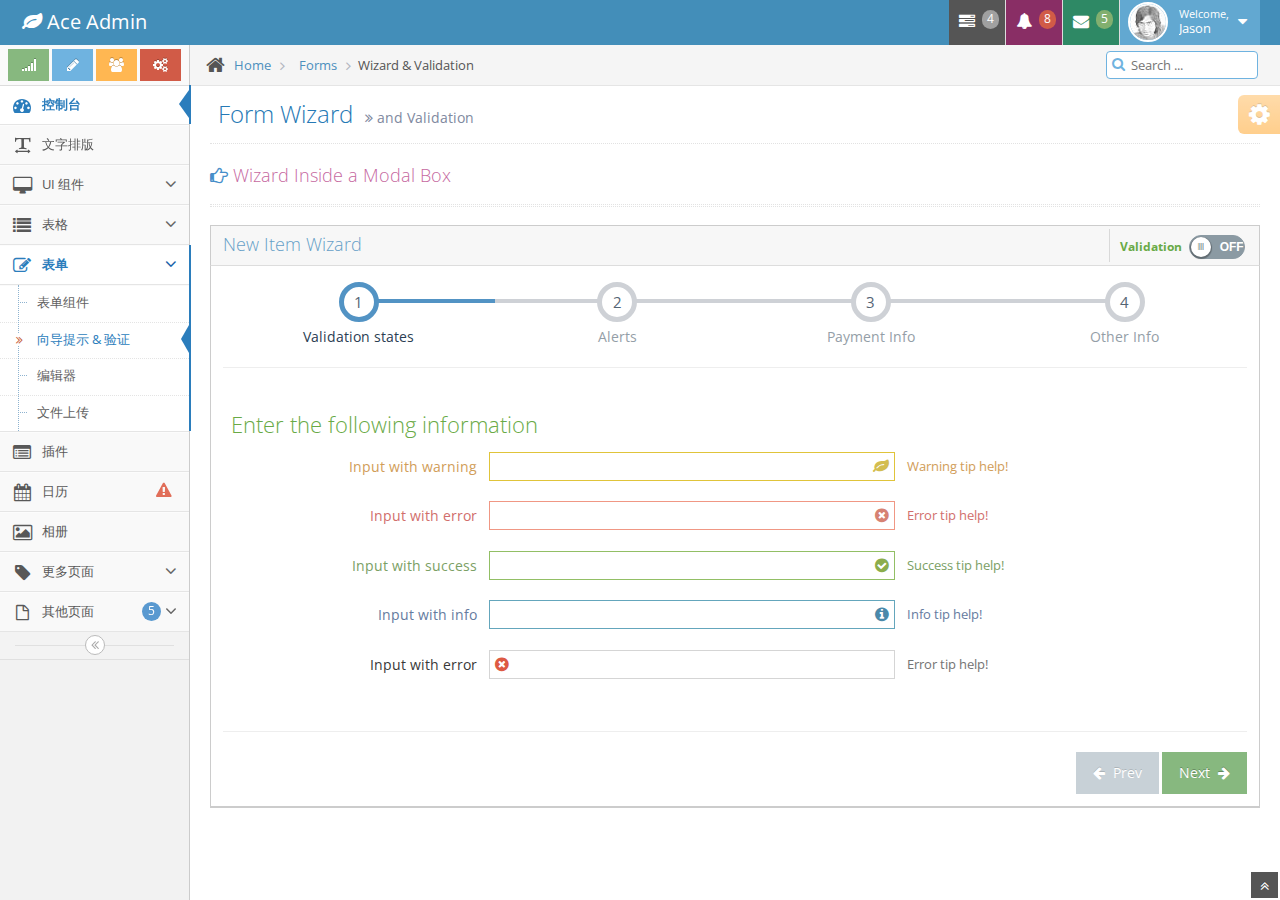
<file: src/main/webapp/form-wizard.html>
<!DOCTYPE html>
<html lang="en">
	<head>
		<meta charset="utf-8" />
		<title>表单提示验证 - Bootstrap后台管理系统模版Ace下载</title>
		<meta name="keywords" content="Bootstrap模版,Bootstrap模版下载,Bootstrap教程,Bootstrap中文" />
		<meta name="description" content="站长素材提供Bootstrap模版,Bootstrap教程,Bootstrap中文翻译等相关Bootstrap插件下载" />
		<meta name="viewport" content="width=device-width, initial-scale=1.0" />

		<!-- basic styles -->

		<link href="assets/css/bootstrap.min.css" rel="stylesheet" />
		<link rel="stylesheet" href="assets/css/font-awesome.min.css" />

		<!--[if IE 7]>
		  <link rel="stylesheet" href="assets/css/font-awesome-ie7.min.css" />
		<![endif]-->

		<!-- page specific plugin styles -->

		<link rel="stylesheet" href="assets/css/select2.css" />

		<!-- fonts -->

		<link rel="stylesheet" href="http://fonts.googleapis.com/css?family=Open+Sans:400,300" />

		<!-- ace styles -->

		<link rel="stylesheet" href="assets/css/ace.min.css" />
		<link rel="stylesheet" href="assets/css/ace-rtl.min.css" />
		<link rel="stylesheet" href="assets/css/ace-skins.min.css" />

		<!--[if lte IE 8]>
		  <link rel="stylesheet" href="assets/css/ace-ie.min.css" />
		<![endif]-->

		<!-- inline styles related to this page -->

		<!-- ace settings handler -->

		<script src="assets/js/ace-extra.min.js"></script>

		<!-- HTML5 shim and Respond.js IE8 support of HTML5 elements and media queries -->

		<!--[if lt IE 9]>
		<script src="assets/js/html5shiv.js"></script>
		<script src="assets/js/respond.min.js"></script>
		<![endif]-->
	</head>

	<body>
		<div class="navbar navbar-default" id="navbar">
			<script type="text/javascript">
				try{ace.settings.check('navbar' , 'fixed')}catch(e){}
			</script>

			<div class="navbar-container" id="navbar-container">
				<div class="navbar-header pull-left">
					<a href="#" class="navbar-brand">
						<small>
							<i class="icon-leaf"></i>
							Ace Admin
						</small>
					</a><!-- /.brand -->
				</div><!-- /.navbar-header -->

				<div class="navbar-header pull-right" role="navigation">
					<ul class="nav ace-nav">
						<li class="grey">
							<a data-toggle="dropdown" class="dropdown-toggle" href="#">
								<i class="icon-tasks"></i>
								<span class="badge badge-grey">4</span>
							</a>

							<ul class="pull-right dropdown-navbar dropdown-menu dropdown-caret dropdown-close">
								<li class="dropdown-header">
									<i class="icon-ok"></i>
									4 Tasks to complete
								</li>

								<li>
									<a href="#">
										<div class="clearfix">
											<span class="pull-left">Software Update</span>
											<span class="pull-right">65%</span>
										</div>

										<div class="progress progress-mini ">
											<div style="width:65%" class="progress-bar "></div>
										</div>
									</a>
								</li>

								<li>
									<a href="#">
										<div class="clearfix">
											<span class="pull-left">Hardware Upgrade</span>
											<span class="pull-right">35%</span>
										</div>

										<div class="progress progress-mini ">
											<div style="width:35%" class="progress-bar progress-bar-danger"></div>
										</div>
									</a>
								</li>

								<li>
									<a href="#">
										<div class="clearfix">
											<span class="pull-left">Unit Testing</span>
											<span class="pull-right">15%</span>
										</div>

										<div class="progress progress-mini ">
											<div style="width:15%" class="progress-bar progress-bar-warning"></div>
										</div>
									</a>
								</li>

								<li>
									<a href="#">
										<div class="clearfix">
											<span class="pull-left">Bug Fixes</span>
											<span class="pull-right">90%</span>
										</div>

										<div class="progress progress-mini progress-striped active">
											<div style="width:90%" class="progress-bar progress-bar-success"></div>
										</div>
									</a>
								</li>

								<li>
									<a href="#">
										See tasks with details
										<i class="icon-arrow-right"></i>
									</a>
								</li>
							</ul>
						</li>

						<li class="purple">
							<a data-toggle="dropdown" class="dropdown-toggle" href="#">
								<i class="icon-bell-alt icon-animated-bell"></i>
								<span class="badge badge-important">8</span>
							</a>

							<ul class="pull-right dropdown-navbar navbar-pink dropdown-menu dropdown-caret dropdown-close">
								<li class="dropdown-header">
									<i class="icon-warning-sign"></i>
									8 Notifications
								</li>

								<li>
									<a href="#">
										<div class="clearfix">
											<span class="pull-left">
												<i class="btn btn-xs no-hover btn-pink icon-comment"></i>
												New Comments
											</span>
											<span class="pull-right badge badge-info">+12</span>
										</div>
									</a>
								</li>

								<li>
									<a href="#">
										<i class="btn btn-xs btn-primary icon-user"></i>
										Bob just signed up as an editor ...
									</a>
								</li>

								<li>
									<a href="#">
										<div class="clearfix">
											<span class="pull-left">
												<i class="btn btn-xs no-hover btn-success icon-shopping-cart"></i>
												New Orders
											</span>
											<span class="pull-right badge badge-success">+8</span>
										</div>
									</a>
								</li>

								<li>
									<a href="#">
										<div class="clearfix">
											<span class="pull-left">
												<i class="btn btn-xs no-hover btn-info icon-twitter"></i>
												Followers
											</span>
											<span class="pull-right badge badge-info">+11</span>
										</div>
									</a>
								</li>

								<li>
									<a href="#">
										See all notifications
										<i class="icon-arrow-right"></i>
									</a>
								</li>
							</ul>
						</li>

						<li class="green">
							<a data-toggle="dropdown" class="dropdown-toggle" href="#">
								<i class="icon-envelope icon-animated-vertical"></i>
								<span class="badge badge-success">5</span>
							</a>

							<ul class="pull-right dropdown-navbar dropdown-menu dropdown-caret dropdown-close">
								<li class="dropdown-header">
									<i class="icon-envelope-alt"></i>
									5 Messages
								</li>

								<li>
									<a href="#">
										<img src="assets/avatars/avatar.png" class="msg-photo" alt="Alex's Avatar" />
										<span class="msg-body">
											<span class="msg-title">
												<span class="blue">Alex:</span>
												Ciao sociis natoque penatibus et auctor ...
											</span>

											<span class="msg-time">
												<i class="icon-time"></i>
												<span>a moment ago</span>
											</span>
										</span>
									</a>
								</li>

								<li>
									<a href="#">
										<img src="assets/avatars/avatar3.png" class="msg-photo" alt="Susan's Avatar" />
										<span class="msg-body">
											<span class="msg-title">
												<span class="blue">Susan:</span>
												Vestibulum id ligula porta felis euismod ...
											</span>

											<span class="msg-time">
												<i class="icon-time"></i>
												<span>20 minutes ago</span>
											</span>
										</span>
									</a>
								</li>

								<li>
									<a href="#">
										<img src="assets/avatars/avatar4.png" class="msg-photo" alt="Bob's Avatar" />
										<span class="msg-body">
											<span class="msg-title">
												<span class="blue">Bob:</span>
												Nullam quis risus eget urna mollis ornare ...
											</span>

											<span class="msg-time">
												<i class="icon-time"></i>
												<span>3:15 pm</span>
											</span>
										</span>
									</a>
								</li>

								<li>
									<a href="inbox.html">
										See all messages
										<i class="icon-arrow-right"></i>
									</a>
								</li>
							</ul>
						</li>

						<li class="light-blue">
							<a data-toggle="dropdown" href="#" class="dropdown-toggle">
								<img class="nav-user-photo" src="assets/avatars/user.jpg" alt="Jason's Photo" />
								<span class="user-info">
									<small>Welcome,</small>
									Jason
								</span>

								<i class="icon-caret-down"></i>
							</a>

							<ul class="user-menu pull-right dropdown-menu dropdown-yellow dropdown-caret dropdown-close">
								<li>
									<a href="#">
										<i class="icon-cog"></i>
										Settings
									</a>
								</li>

								<li>
									<a href="#">
										<i class="icon-user"></i>
										Profile
									</a>
								</li>

								<li class="divider"></li>

								<li>
									<a href="#">
										<i class="icon-off"></i>
										Logout
									</a>
								</li>
							</ul>
						</li>
					</ul><!-- /.ace-nav -->
				</div><!-- /.navbar-header -->
			</div><!-- /.container -->
		</div>

		<div class="main-container" id="main-container">
			<script type="text/javascript">
				try{ace.settings.check('main-container' , 'fixed')}catch(e){}
			</script>

			<div class="main-container-inner">
				<a class="menu-toggler" id="menu-toggler" href="#">
					<span class="menu-text"></span>
				</a>

				<div class="sidebar" id="sidebar">
					<script type="text/javascript">
						try{ace.settings.check('sidebar' , 'fixed')}catch(e){}
					</script>

					<div class="sidebar-shortcuts" id="sidebar-shortcuts">
						<div class="sidebar-shortcuts-large" id="sidebar-shortcuts-large">
							<button class="btn btn-success">
								<i class="icon-signal"></i>
							</button>

							<button class="btn btn-info">
								<i class="icon-pencil"></i>
							</button>

							<button class="btn btn-warning">
								<i class="icon-group"></i>
							</button>

							<button class="btn btn-danger">
								<i class="icon-cogs"></i>
							</button>
						</div>

						<div class="sidebar-shortcuts-mini" id="sidebar-shortcuts-mini">
							<span class="btn btn-success"></span>

							<span class="btn btn-info"></span>

							<span class="btn btn-warning"></span>

							<span class="btn btn-danger"></span>
						</div>
					</div><!-- #sidebar-shortcuts -->

					<ul class="nav nav-list">
						<li class="active">
							<a href="index.html">
								<i class="icon-dashboard"></i>
								<span class="menu-text"> 控制台 </span>
							</a>
						</li>

						<li>
							<a href="typography.html">
								<i class="icon-text-width"></i>
								<span class="menu-text"> 文字排版 </span>
							</a>
						</li>

						<li>
							<a href="#" class="dropdown-toggle">
								<i class="icon-desktop"></i>
								<span class="menu-text"> UI 组件 </span>

								<b class="arrow icon-angle-down"></b>
							</a>

							<ul class="submenu">
								<li>
									<a href="elements.html">
										<i class="icon-double-angle-right"></i>
										组件
									</a>
								</li>

								<li>
									<a href="buttons.html">
										<i class="icon-double-angle-right"></i>
										按钮 &amp; 图表
									</a>
								</li>

								<li>
									<a href="treeview.html">
										<i class="icon-double-angle-right"></i>
										树菜单
									</a>
								</li>

								<li>
									<a href="jquery-ui.html">
										<i class="icon-double-angle-right"></i>
										jQuery UI
									</a>
								</li>

								<li>
									<a href="nestable-list.html">
										<i class="icon-double-angle-right"></i>
										可拖拽列表
									</a>
								</li>

								<li>
									<a href="#" class="dropdown-toggle">
										<i class="icon-double-angle-right"></i>

										三级菜单
										<b class="arrow icon-angle-down"></b>
									</a>

									<ul class="submenu">
										<li>
											<a href="#">
												<i class="icon-leaf"></i>
												第一级
											</a>
										</li>

										<li>
											<a href="#" class="dropdown-toggle">
												<i class="icon-pencil"></i>

												第四级
												<b class="arrow icon-angle-down"></b>
											</a>

											<ul class="submenu">
												<li>
													<a href="#">
														<i class="icon-plus"></i>
														添加产品
													</a>
												</li>

												<li>
													<a href="#">
														<i class="icon-eye-open"></i>
														查看商品
													</a>
												</li>
											</ul>
										</li>
									</ul>
								</li>
							</ul>
						</li>

						<li>
							<a href="#" class="dropdown-toggle">
								<i class="icon-list"></i>
								<span class="menu-text"> 表格 </span>

								<b class="arrow icon-angle-down"></b>
							</a>

							<ul class="submenu">
								<li>
									<a href="tables.html">
										<i class="icon-double-angle-right"></i>
										简单 &amp; 动态
									</a>
								</li>

								<li>
									<a href="jqgrid.html">
										<i class="icon-double-angle-right"></i>
										jqGrid plugin
									</a>
								</li>
							</ul>
						</li>

						<li class="active open">
							<a href="#" class="dropdown-toggle">
								<i class="icon-edit"></i>
								<span class="menu-text"> 表单 </span>

								<b class="arrow icon-angle-down"></b>
							</a>

							<ul class="submenu">
								<li>
									<a href="form-elements.html">
										<i class="icon-double-angle-right"></i>
										表单组件
									</a>
								</li>

								<li class="active">
									<a href="form-wizard.html">
										<i class="icon-double-angle-right"></i>
										向导提示 &amp; 验证
									</a>
								</li>

								<li>
									<a href="wysiwyg.html">
										<i class="icon-double-angle-right"></i>
										编辑器
									</a>
								</li>

								<li>
									<a href="dropzone.html">
										<i class="icon-double-angle-right"></i>
										文件上传
									</a>
								</li>
							</ul>
						</li>

						<li>
							<a href="widgets.html">
								<i class="icon-list-alt"></i>
								<span class="menu-text"> 插件 </span>
							</a>
						</li>

						<li>
							<a href="calendar.html">
								<i class="icon-calendar"></i>

								<span class="menu-text">
									日历
									<span class="badge badge-transparent tooltip-error" title="2&nbsp;Important&nbsp;Events">
										<i class="icon-warning-sign red bigger-130"></i>
									</span>
								</span>
							</a>
						</li>

						<li>
							<a href="gallery.html">
								<i class="icon-picture"></i>
								<span class="menu-text"> 相册 </span>
							</a>
						</li>

						<li>
							<a href="#" class="dropdown-toggle">
								<i class="icon-tag"></i>
								<span class="menu-text"> 更多页面 </span>

								<b class="arrow icon-angle-down"></b>
							</a>

							<ul class="submenu">
								<li>
									<a href="profile.html">
										<i class="icon-double-angle-right"></i>
										用户信息
									</a>
								</li>

								<li>
									<a href="inbox.html">
										<i class="icon-double-angle-right"></i>
										收件箱
									</a>
								</li>

								<li>
									<a href="pricing.html">
										<i class="icon-double-angle-right"></i>
										售价单
									</a>
								</li>

								<li>
									<a href="invoice.html">
										<i class="icon-double-angle-right"></i>
										购物车
									</a>
								</li>

								<li>
									<a href="timeline.html">
										<i class="icon-double-angle-right"></i>
										时间轴
									</a>
								</li>

								<li>
									<a href="login1.html">
										<i class="icon-double-angle-right"></i>
										登录 &amp; 注册
									</a>
								</li>
							</ul>
						</li>

						<li>
							<a href="#" class="dropdown-toggle">
								<i class="icon-file-alt"></i>

								<span class="menu-text">
									其他页面
									<span class="badge badge-primary ">5</span>
								</span>

								<b class="arrow icon-angle-down"></b>
							</a>

							<ul class="submenu">
								<li>
									<a href="faq.html">
										<i class="icon-double-angle-right"></i>
										帮助
									</a>
								</li>

								<li>
									<a href="error-404.html">
										<i class="icon-double-angle-right"></i>
										404错误页面
									</a>
								</li>

								<li>
									<a href="error-500.html">
										<i class="icon-double-angle-right"></i>
										500错误页面
									</a>
								</li>

								<li>
									<a href="grid.html">
										<i class="icon-double-angle-right"></i>
										网格
									</a>
								</li>

								<li>
									<a href="blank.html">
										<i class="icon-double-angle-right"></i>
										空白页面
									</a>
								</li>
							</ul>
						</li>
					</ul><!-- /.nav-list -->

					<div class="sidebar-collapse" id="sidebar-collapse">
						<i class="icon-double-angle-left" data-icon1="icon-double-angle-left" data-icon2="icon-double-angle-right"></i>
					</div>

					<script type="text/javascript">
						try{ace.settings.check('sidebar' , 'collapsed')}catch(e){}
					</script>
				</div>

				<div class="main-content">
					<div class="breadcrumbs" id="breadcrumbs">
						<script type="text/javascript">
							try{ace.settings.check('breadcrumbs' , 'fixed')}catch(e){}
						</script>

						<ul class="breadcrumb">
							<li>
								<i class="icon-home home-icon"></i>
								<a href="#">Home</a>
							</li>

							<li>
								<a href="#">Forms</a>
							</li>
							<li class="active">Wizard &amp; Validation</li>
						</ul><!-- .breadcrumb -->

						<div class="nav-search" id="nav-search">
							<form class="form-search">
								<span class="input-icon">
									<input type="text" placeholder="Search ..." class="nav-search-input" id="nav-search-input" autocomplete="off" />
									<i class="icon-search nav-search-icon"></i>
								</span>
							</form>
						</div><!-- #nav-search -->
					</div>

					<div class="page-content">
						<div class="page-header">
							<h1>
								Form Wizard
								<small>
									<i class="icon-double-angle-right"></i>
									and Validation
								</small>
							</h1>
						</div><!-- /.page-header -->

						<div class="row">
							<div class="col-xs-12">
								<!-- PAGE CONTENT BEGINS -->

								<h4 class="lighter">
									<i class="icon-hand-right icon-animated-hand-pointer blue"></i>
									<a href="#modal-wizard" data-toggle="modal" class="pink"> Wizard Inside a Modal Box </a>
								</h4>

								<div class="hr hr-18 hr-double dotted"></div>

								<div class="row-fluid">
									<div class="span12">
										<div class="widget-box">
											<div class="widget-header widget-header-blue widget-header-flat">
												<h4 class="lighter">New Item Wizard</h4>

												<div class="widget-toolbar">
													<label>
														<small class="green">
															<b>Validation</b>
														</small>

														<input id="skip-validation" type="checkbox" class="ace ace-switch ace-switch-4" />
														<span class="lbl"></span>
													</label>
												</div>
											</div>

											<div class="widget-body">
												<div class="widget-main">
													<div id="fuelux-wizard" class="row-fluid" data-target="#step-container">
														<ul class="wizard-steps">
															<li data-target="#step1" class="active">
																<span class="step">1</span>
																<span class="title">Validation states</span>
															</li>

															<li data-target="#step2">
																<span class="step">2</span>
																<span class="title">Alerts</span>
															</li>

															<li data-target="#step3">
																<span class="step">3</span>
																<span class="title">Payment Info</span>
															</li>

															<li data-target="#step4">
																<span class="step">4</span>
																<span class="title">Other Info</span>
															</li>
														</ul>
													</div>

													<hr />
													<div class="step-content row-fluid position-relative" id="step-container">
														<div class="step-pane active" id="step1">
															<h3 class="lighter block green">Enter the following information</h3>

															<form class="form-horizontal" id="sample-form">
																<div class="form-group has-warning">
																	<label for="inputWarning" class="col-xs-12 col-sm-3 control-label no-padding-right">Input with warning</label>

																	<div class="col-xs-12 col-sm-5">
																		<span class="block input-icon input-icon-right">
																			<input type="text" id="inputWarning" class="width-100" />
																			<i class="icon-leaf"></i>
																		</span>
																	</div>
																	<div class="help-block col-xs-12 col-sm-reset inline">
																		Warning tip help!
																	</div>
																</div>

																<div class="form-group has-error">
																	<label for="inputError" class="col-xs-12 col-sm-3 col-md-3 control-label no-padding-right">Input with error</label>

																	<div class="col-xs-12 col-sm-5">
																		<span class="block input-icon input-icon-right">
																			<input type="text" id="inputError" class="width-100" />
																			<i class="icon-remove-sign"></i>
																		</span>
																	</div>
																	<div class="help-block col-xs-12 col-sm-reset inline"> Error tip help! </div>
																</div>

																<div class="form-group has-success">
																	<label for="inputSuccess" class="col-xs-12 col-sm-3 control-label no-padding-right">Input with success</label>

																	<div class="col-xs-12 col-sm-5">
																		<span class="block input-icon input-icon-right">
																			<input type="text" id="inputSuccess" class="width-100" />
																			<i class="icon-ok-sign"></i>
																		</span>
																	</div>
																	<div class="help-block col-xs-12 col-sm-reset inline">
																		Success tip help!
																	</div>
																</div>

																<div class="form-group has-info">
																	<label for="inputInfo" class="col-xs-12 col-sm-3 control-label no-padding-right">Input with info</label>

																	<div class="col-xs-12 col-sm-5">
																		<span class="block input-icon input-icon-right">
																			<input type="text" id="inputInfo" class="width-100" />
																			<i class="icon-info-sign"></i>
																		</span>
																	</div>
																	<div class="help-block col-xs-12 col-sm-reset inline"> Info tip help! </div>
																</div>

																<div class="form-group">
																	<label for="inputError2" class="col-xs-12 col-sm-3 control-label no-padding-right">Input with error</label>

																	<div class="col-xs-12 col-sm-5">
																		<span class="input-icon block">
																			<input type="text" id="inputError2" class="width-100" />
																			<i class="icon-remove-sign red"></i>
																		</span>
																	</div>
																	<div class="help-block col-xs-12 col-sm-reset inline"> Error tip help! </div>
																</div>
															</form>

															<form class="form-horizontal hide" id="validation-form" method="get">
																<div class="form-group">
																	<label class="control-label col-xs-12 col-sm-3 no-padding-right" for="email">Email Address:</label>

																	<div class="col-xs-12 col-sm-9">
																		<div class="clearfix">
																			<input type="email" name="email" id="email" class="col-xs-12 col-sm-6" />
																		</div>
																	</div>
																</div>

																<div class="space-2"></div>

																<div class="form-group">
																	<label class="control-label col-xs-12 col-sm-3 no-padding-right" for="password">Password:</label>

																	<div class="col-xs-12 col-sm-9">
																		<div class="clearfix">
																			<input type="password" name="password" id="password" class="col-xs-12 col-sm-4" />
																		</div>
																	</div>
																</div>

																<div class="space-2"></div>

																<div class="form-group">
																	<label class="control-label col-xs-12 col-sm-3 no-padding-right" for="password2">Confirm Password:</label>

																	<div class="col-xs-12 col-sm-9">
																		<div class="clearfix">
																			<input type="password" name="password2" id="password2" class="col-xs-12 col-sm-4" />
																		</div>
																	</div>
																</div>

																<div class="hr hr-dotted"></div>

																<div class="form-group">
																	<label class="control-label col-xs-12 col-sm-3 no-padding-right" for="name">Company Name:</label>

																	<div class="col-xs-12 col-sm-9">
																		<div class="clearfix">
																			<input type="text" id="name" name="name" class="col-xs-12 col-sm-5" />
																		</div>
																	</div>
																</div>

																<div class="space-2"></div>

																<div class="form-group">
																	<label class="control-label col-xs-12 col-sm-3 no-padding-right" for="phone">Phone Number:</label>

																	<div class="col-xs-12 col-sm-9">
																		<div class="input-group">
																			<span class="input-group-addon">
																				<i class="icon-phone"></i>
																			</span>

																			<input type="tel" id="phone" name="phone" />
																		</div>
																	</div>
																</div>

																<div class="space-2"></div>

																<div class="form-group">
																	<label class="control-label col-xs-12 col-sm-3 no-padding-right" for="url">Company URL:</label>

																	<div class="col-xs-12 col-sm-9">
																		<div class="clearfix">
																			<input type="url" id="url" name="url" class="col-xs-12 col-sm-8" />
																		</div>
																	</div>
																</div>

																<div class="hr hr-dotted"></div>

																<div class="form-group">
																	<label class="control-label col-xs-12 col-sm-3 no-padding-right">Subscribe to</label>

																	<div class="col-xs-12 col-sm-9">
																		<div>
																			<label>
																				<input name="subscription" value="1" type="checkbox" class="ace" />
																				<span class="lbl"> Latest news and announcements</span>
																			</label>
																		</div>

																		<div>
																			<label>
																				<input name="subscription" value="2" type="checkbox" class="ace" />
																				<span class="lbl"> Product offers and discounts</span>
																			</label>
																		</div>
																	</div>
																</div>

																<div class="space-2"></div>

																<div class="form-group">
																	<label class="control-label col-xs-12 col-sm-3 no-padding-right">Gender</label>

																	<div class="col-xs-12 col-sm-9">
																		<div>
																			<label class="blue">
																				<input name="gender" value="1" type="radio" class="ace" />
																				<span class="lbl"> Male</span>
																			</label>
																		</div>

																		<div>
																			<label class="blue">
																				<input name="gender" value="2" type="radio" class="ace" />
																				<span class="lbl"> Female</span>
																			</label>
																		</div>
																	</div>
																</div>

																<div class="hr hr-dotted"></div>

																<div class="form-group">
																	<label class="control-label col-xs-12 col-sm-3 no-padding-right" for="state">State</label>

																	<div class="col-xs-12 col-sm-9">
																		<select id="state" name="state" class="select2" data-placeholder="Click to Choose...">
																			<option value="">&nbsp;</option>
																			<option value="AL">Alabama</option>
																			<option value="AK">Alaska</option>
																			<option value="AZ">Arizona</option>
																			<option value="AR">Arkansas</option>
																			<option value="CA">California</option>
																			<option value="CO">Colorado</option>
																			<option value="CT">Connecticut</option>
																			<option value="DE">Delaware</option>
																			<option value="FL">Florida</option>
																			<option value="GA">Georgia</option>
																			<option value="HI">Hawaii</option>
																			<option value="ID">Idaho</option>
																			<option value="IL">Illinois</option>
																			<option value="IN">Indiana</option>
																			<option value="IA">Iowa</option>
																			<option value="KS">Kansas</option>
																			<option value="KY">Kentucky</option>
																			<option value="LA">Louisiana</option>
																			<option value="ME">Maine</option>
																			<option value="MD">Maryland</option>
																			<option value="MA">Massachusetts</option>
																			<option value="MI">Michigan</option>
																			<option value="MN">Minnesota</option>
																			<option value="MS">Mississippi</option>
																			<option value="MO">Missouri</option>
																			<option value="MT">Montana</option>
																			<option value="NE">Nebraska</option>
																			<option value="NV">Nevada</option>
																			<option value="NH">New Hampshire</option>
																			<option value="NJ">New Jersey</option>
																			<option value="NM">New Mexico</option>
																			<option value="NY">New York</option>
																			<option value="NC">North Carolina</option>
																			<option value="ND">North Dakota</option>
																			<option value="OH">Ohio</option>
																			<option value="OK">Oklahoma</option>
																			<option value="OR">Oregon</option>
																			<option value="PA">Pennsylvania</option>
																			<option value="RI">Rhode Island</option>
																			<option value="SC">South Carolina</option>
																			<option value="SD">South Dakota</option>
																			<option value="TN">Tennessee</option>
																			<option value="TX">Texas</option>
																			<option value="UT">Utah</option>
																			<option value="VT">Vermont</option>
																			<option value="VA">Virginia</option>
																			<option value="WA">Washington</option>
																			<option value="WV">West Virginia</option>
																			<option value="WI">Wisconsin</option>
																			<option value="WY">Wyoming</option>
																		</select>
																	</div>
																</div>

																<div class="space-2"></div>

																<div class="form-group">
																	<label class="control-label col-xs-12 col-sm-3 no-padding-right" for="platform">Platform</label>

																	<div class="col-xs-12 col-sm-9">
																		<div class="clearfix">
																			<select class="input-medium" id="platform" name="platform">
																				<option value="">------------------</option>
																				<option value="linux">Linux</option>
																				<option value="windows">Windows</option>
																				<option value="mac">Mac OS</option>
																				<option value="ios">iOS</option>
																				<option value="android">Android</option>
																			</select>
																		</div>
																	</div>
																</div>

																<div class="space-2"></div>

																<div class="form-group">
																	<label class="control-label col-xs-12 col-sm-3 no-padding-right" for="comment">Comment</label>

																	<div class="col-xs-12 col-sm-9">
																		<div class="clearfix">
																			<textarea class="input-xlarge" name="comment" id="comment"></textarea>
																		</div>
																	</div>
																</div>

																<div class="space-8"></div>

																<div class="form-group">
																	<div class="col-xs-12 col-sm-4 col-sm-offset-3">
																		<label>
																			<input name="agree" id="agree" type="checkbox" class="ace" />
																			<span class="lbl"> I accept the policy</span>
																		</label>
																	</div>
																</div>
															</form>
														</div>

														<div class="step-pane" id="step2">
															<div class="row-fluid">
																<div class="alert alert-success">
																	<button type="button" class="close" data-dismiss="alert">
																		<i class="icon-remove"></i>
																	</button>

																	<strong>
																		<i class="icon-ok"></i>
																		Well done!
																	</strong>

																	You successfully read this important alert message.
																	<br />
																</div>

																<div class="alert alert-danger">
																	<button type="button" class="close" data-dismiss="alert">
																		<i class="icon-remove"></i>
																	</button>

																	<strong>
																		<i class="icon-remove"></i>
																		Oh snap!
																	</strong>

																	Change a few things up and try submitting again.
																	<br />
																</div>

																<div class="alert alert-warning">
																	<button type="button" class="close" data-dismiss="alert">
																		<i class="icon-remove"></i>
																	</button>
																	<strong>Warning!</strong>

																	Best check yo self, you're not looking too good.
																	<br />
																</div>

																<div class="alert alert-info">
																	<button type="button" class="close" data-dismiss="alert">
																		<i class="icon-remove"></i>
																	</button>
																	<strong>Heads up!</strong>

																	This alert needs your attention, but it's not super important.
																	<br />
																</div>
															</div>
														</div>

														<div class="step-pane" id="step3">
															<div class="center">
																<h3 class="blue lighter">This is step 3</h3>
															</div>
														</div>

														<div class="step-pane" id="step4">
															<div class="center">
																<h3 class="green">Congrats!</h3>
																Your product is ready to ship! Click finish to continue!
															</div>
														</div>
													</div>

													<hr />
													<div class="row-fluid wizard-actions">
														<button class="btn btn-prev">
															<i class="icon-arrow-left"></i>
															Prev
														</button>

														<button class="btn btn-success btn-next" data-last="Finish ">
															Next
															<i class="icon-arrow-right icon-on-right"></i>
														</button>
													</div>
												</div><!-- /widget-main -->
											</div><!-- /widget-body -->
										</div>
									</div>
								</div>

								<div id="modal-wizard" class="modal">
									<div class="modal-dialog">
										<div class="modal-content">
											<div class="modal-header" data-target="#modal-step-contents">
												<ul class="wizard-steps">
													<li data-target="#modal-step1" class="active">
														<span class="step">1</span>
														<span class="title">Validation states</span>
													</li>

													<li data-target="#modal-step2">
														<span class="step">2</span>
														<span class="title">Alerts</span>
													</li>

													<li data-target="#modal-step3">
														<span class="step">3</span>
														<span class="title">Payment Info</span>
													</li>

													<li data-target="#modal-step4">
														<span class="step">4</span>
														<span class="title">Other Info</span>
													</li>
												</ul>
											</div>

											<div class="modal-body step-content" id="modal-step-contents">
												<div class="step-pane active" id="modal-step1">
													<div class="center">
														<h4 class="blue">Step 1</h4>
													</div>
												</div>

												<div class="step-pane" id="modal-step2">
													<div class="center">
														<h4 class="blue">Step 2</h4>
													</div>
												</div>

												<div class="step-pane" id="modal-step3">
													<div class="center">
														<h4 class="blue">Step 3</h4>
													</div>
												</div>

												<div class="step-pane" id="modal-step4">
													<div class="center">
														<h4 class="blue">Step 4</h4>
													</div>
												</div>
											</div>

											<div class="modal-footer wizard-actions">
												<button class="btn btn-sm btn-prev">
													<i class="icon-arrow-left"></i>
													Prev
												</button>

												<button class="btn btn-success btn-sm btn-next" data-last="Finish ">
													Next
													<i class="icon-arrow-right icon-on-right"></i>
												</button>

												<button class="btn btn-danger btn-sm pull-left" data-dismiss="modal">
													<i class="icon-remove"></i>
													Cancel
												</button>
											</div>
										</div>
									</div>
								</div><!-- PAGE CONTENT ENDS -->
							</div><!-- /.col -->
						</div><!-- /.row -->
					</div><!-- /.page-content -->
				</div><!-- /.main-content -->

				<div class="ace-settings-container" id="ace-settings-container">
					<div class="btn btn-app btn-xs btn-warning ace-settings-btn" id="ace-settings-btn">
						<i class="icon-cog bigger-150"></i>
					</div>

					<div class="ace-settings-box" id="ace-settings-box">
						<div>
							<div class="pull-left">
								<select id="skin-colorpicker" class="hide">
									<option data-skin="default" value="#438EB9">#438EB9</option>
									<option data-skin="skin-1" value="#222A2D">#222A2D</option>
									<option data-skin="skin-2" value="#C6487E">#C6487E</option>
									<option data-skin="skin-3" value="#D0D0D0">#D0D0D0</option>
								</select>
							</div>
							<span>&nbsp; Choose Skin</span>
						</div>

						<div>
							<input type="checkbox" class="ace ace-checkbox-2" id="ace-settings-navbar" />
							<label class="lbl" for="ace-settings-navbar"> Fixed Navbar</label>
						</div>

						<div>
							<input type="checkbox" class="ace ace-checkbox-2" id="ace-settings-sidebar" />
							<label class="lbl" for="ace-settings-sidebar"> Fixed Sidebar</label>
						</div>

						<div>
							<input type="checkbox" class="ace ace-checkbox-2" id="ace-settings-breadcrumbs" />
							<label class="lbl" for="ace-settings-breadcrumbs"> Fixed Breadcrumbs</label>
						</div>

						<div>
							<input type="checkbox" class="ace ace-checkbox-2" id="ace-settings-rtl" />
							<label class="lbl" for="ace-settings-rtl"> Right To Left (rtl)</label>
						</div>

						<div>
							<input type="checkbox" class="ace ace-checkbox-2" id="ace-settings-add-container" />
							<label class="lbl" for="ace-settings-add-container">
								Inside
								<b>.container</b>
							</label>
						</div>
					</div>
				</div><!-- /#ace-settings-container -->
			</div><!-- /.main-container-inner -->

			<a href="#" id="btn-scroll-up" class="btn-scroll-up btn btn-sm btn-inverse">
				<i class="icon-double-angle-up icon-only bigger-110"></i>
			</a>
		</div><!-- /.main-container -->

		<!-- basic scripts -->

		<!--[if !IE]> -->

		<script src="http://libs.baidu.com/jquery/2.1.4/jquery.min.js"></script>

		<!-- <![endif]-->

		<!--[if IE]>
<script src="http://ajax.googleapis.com/ajax/libs/jquery/1.10.2/jquery.min.js"></script>
<![endif]-->

		<!--[if !IE]> -->

		<script type="text/javascript">
			window.jQuery || document.write("<script src='assets/js/jquery-2.0.3.min.js'>"+"<"+"/script>");
		</script>

		<!-- <![endif]-->

		<!--[if IE]>
<script type="text/javascript">
 window.jQuery || document.write("<script src='assets/js/jquery-1.10.2.min.js'>"+"<"+"/script>");
</script>
<![endif]-->

		<script type="text/javascript">
			if("ontouchend" in document) document.write("<script src='assets/js/jquery.mobile.custom.min.js'>"+"<"+"/script>");
		</script>
		<script src="assets/js/bootstrap.min.js"></script>
		<script src="assets/js/typeahead-bs2.min.js"></script>

		<!-- page specific plugin scripts -->

		<script src="assets/js/fuelux/fuelux.wizard.min.js"></script>
		<script src="assets/js/jquery.validate.min.js"></script>
		<script src="assets/js/additional-methods.min.js"></script>
		<script src="assets/js/bootbox.min.js"></script>
		<script src="assets/js/jquery.maskedinput.min.js"></script>
		<script src="assets/js/select2.min.js"></script>

		<!-- ace scripts -->

		<script src="assets/js/ace-elements.min.js"></script>
		<script src="assets/js/ace.min.js"></script>

		<!-- inline scripts related to this page -->

		<script type="text/javascript">
			jQuery(function($) {
			
				$('[data-rel=tooltip]').tooltip();
			
				$(".select2").css('width','200px').select2({allowClear:true})
				.on('change', function(){
					$(this).closest('form').validate().element($(this));
				}); 
			
			
				var $validation = false;
				$('#fuelux-wizard').ace_wizard().on('change' , function(e, info){
					if(info.step == 1 && $validation) {
						if(!$('#validation-form').valid()) return false;
					}
				}).on('finished', function(e) {
					bootbox.dialog({
						message: "Thank you! Your information was successfully saved!", 
						buttons: {
							"success" : {
								"label" : "OK",
								"className" : "btn-sm btn-primary"
							}
						}
					});
				}).on('stepclick', function(e){
					//return false;//prevent clicking on steps
				});
			
			
				$('#skip-validation').removeAttr('checked').on('click', function(){
					$validation = this.checked;
					if(this.checked) {
						$('#sample-form').hide();
						$('#validation-form').removeClass('hide');
					}
					else {
						$('#validation-form').addClass('hide');
						$('#sample-form').show();
					}
				});
			
			
			
				//documentation : http://docs.jquery.com/Plugins/Validation/validate
			
			
				$.mask.definitions['~']='[+-]';
				$('#phone').mask('(999) 999-9999');
			
				jQuery.validator.addMethod("phone", function (value, element) {
					return this.optional(element) || /^\(\d{3}\) \d{3}\-\d{4}( x\d{1,6})?$/.test(value);
				}, "Enter a valid phone number.");
			
				$('#validation-form').validate({
					errorElement: 'div',
					errorClass: 'help-block',
					focusInvalid: false,
					rules: {
						email: {
							required: true,
							email:true
						},
						password: {
							required: true,
							minlength: 5
						},
						password2: {
							required: true,
							minlength: 5,
							equalTo: "#password"
						},
						name: {
							required: true
						},
						phone: {
							required: true,
							phone: 'required'
						},
						url: {
							required: true,
							url: true
						},
						comment: {
							required: true
						},
						state: {
							required: true
						},
						platform: {
							required: true
						},
						subscription: {
							required: true
						},
						gender: 'required',
						agree: 'required'
					},
			
					messages: {
						email: {
							required: "Please provide a valid email.",
							email: "Please provide a valid email."
						},
						password: {
							required: "Please specify a password.",
							minlength: "Please specify a secure password."
						},
						subscription: "Please choose at least one option",
						gender: "Please choose gender",
						agree: "Please accept our policy"
					},
			
					invalidHandler: function (event, validator) { //display error alert on form submit   
						$('.alert-danger', $('.login-form')).show();
					},
			
					highlight: function (e) {
						$(e).closest('.form-group').removeClass('has-info').addClass('has-error');
					},
			
					success: function (e) {
						$(e).closest('.form-group').removeClass('has-error').addClass('has-info');
						$(e).remove();
					},
			
					errorPlacement: function (error, element) {
						if(element.is(':checkbox') || element.is(':radio')) {
							var controls = element.closest('div[class*="col-"]');
							if(controls.find(':checkbox,:radio').length > 1) controls.append(error);
							else error.insertAfter(element.nextAll('.lbl:eq(0)').eq(0));
						}
						else if(element.is('.select2')) {
							error.insertAfter(element.siblings('[class*="select2-container"]:eq(0)'));
						}
						else if(element.is('.chosen-select')) {
							error.insertAfter(element.siblings('[class*="chosen-container"]:eq(0)'));
						}
						else error.insertAfter(element.parent());
					},
			
					submitHandler: function (form) {
					},
					invalidHandler: function (form) {
					}
				});
			
				
				
				
				$('#modal-wizard .modal-header').ace_wizard();
				$('#modal-wizard .wizard-actions .btn[data-dismiss=modal]').removeAttr('disabled');
			})
		</script>
	
</body>
</html>
</file>
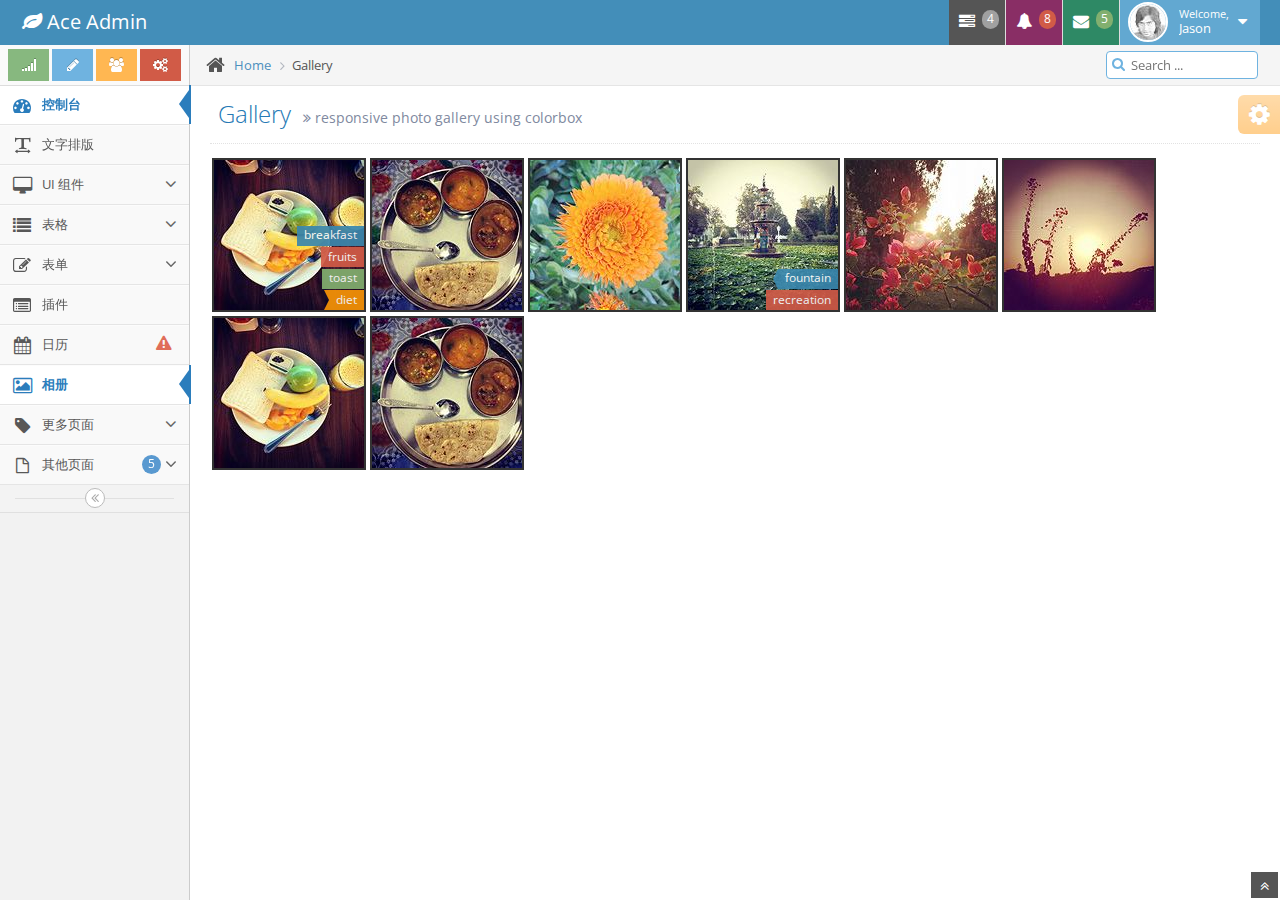
<file: src/main/webapp/gallery.html>
<!DOCTYPE html>
<html lang="en">
	<head>
		<meta charset="utf-8" />
		<title>相册 - Bootstrap后台管理系统模版Ace下载</title>
		<meta name="keywords" content="Bootstrap模版,Bootstrap模版下载,Bootstrap教程,Bootstrap中文" />
		<meta name="description" content="站长素材提供Bootstrap模版,Bootstrap教程,Bootstrap中文翻译等相关Bootstrap插件下载" />
		<meta name="viewport" content="width=device-width, initial-scale=1.0" />

		<!-- basic styles -->

		<link href="assets/css/bootstrap.min.css" rel="stylesheet" />
		<link rel="stylesheet" href="assets/css/font-awesome.min.css" />

		<!--[if IE 7]>
		  <link rel="stylesheet" href="assets/css/font-awesome-ie7.min.css" />
		<![endif]-->

		<!-- page specific plugin styles -->

		<link rel="stylesheet" href="assets/css/colorbox.css" />

		<!-- fonts -->

		<link rel="stylesheet" href="http://fonts.googleapis.com/css?family=Open+Sans:400,300" />

		<!-- ace styles -->

		<link rel="stylesheet" href="assets/css/ace.min.css" />
		<link rel="stylesheet" href="assets/css/ace-rtl.min.css" />
		<link rel="stylesheet" href="assets/css/ace-skins.min.css" />

		<!--[if lte IE 8]>
		  <link rel="stylesheet" href="assets/css/ace-ie.min.css" />
		<![endif]-->

		<!-- inline styles related to this page -->

		<!-- ace settings handler -->

		<script src="assets/js/ace-extra.min.js"></script>

		<!-- HTML5 shim and Respond.js IE8 support of HTML5 elements and media queries -->

		<!--[if lt IE 9]>
		<script src="assets/js/html5shiv.js"></script>
		<script src="assets/js/respond.min.js"></script>
		<![endif]-->
	</head>

	<body>
		<div class="navbar navbar-default" id="navbar">
			<script type="text/javascript">
				try{ace.settings.check('navbar' , 'fixed')}catch(e){}
			</script>

			<div class="navbar-container" id="navbar-container">
				<div class="navbar-header pull-left">
					<a href="#" class="navbar-brand">
						<small>
							<i class="icon-leaf"></i>
							Ace Admin
						</small>
					</a><!-- /.brand -->
				</div><!-- /.navbar-header -->

				<div class="navbar-header pull-right" role="navigation">
					<ul class="nav ace-nav">
						<li class="grey">
							<a data-toggle="dropdown" class="dropdown-toggle" href="#">
								<i class="icon-tasks"></i>
								<span class="badge badge-grey">4</span>
							</a>

							<ul class="pull-right dropdown-navbar dropdown-menu dropdown-caret dropdown-close">
								<li class="dropdown-header">
									<i class="icon-ok"></i>
									4 Tasks to complete
								</li>

								<li>
									<a href="#">
										<div class="clearfix">
											<span class="pull-left">Software Update</span>
											<span class="pull-right">65%</span>
										</div>

										<div class="progress progress-mini ">
											<div style="width:65%" class="progress-bar "></div>
										</div>
									</a>
								</li>

								<li>
									<a href="#">
										<div class="clearfix">
											<span class="pull-left">Hardware Upgrade</span>
											<span class="pull-right">35%</span>
										</div>

										<div class="progress progress-mini ">
											<div style="width:35%" class="progress-bar progress-bar-danger"></div>
										</div>
									</a>
								</li>

								<li>
									<a href="#">
										<div class="clearfix">
											<span class="pull-left">Unit Testing</span>
											<span class="pull-right">15%</span>
										</div>

										<div class="progress progress-mini ">
											<div style="width:15%" class="progress-bar progress-bar-warning"></div>
										</div>
									</a>
								</li>

								<li>
									<a href="#">
										<div class="clearfix">
											<span class="pull-left">Bug Fixes</span>
											<span class="pull-right">90%</span>
										</div>

										<div class="progress progress-mini progress-striped active">
											<div style="width:90%" class="progress-bar progress-bar-success"></div>
										</div>
									</a>
								</li>

								<li>
									<a href="#">
										See tasks with details
										<i class="icon-arrow-right"></i>
									</a>
								</li>
							</ul>
						</li>

						<li class="purple">
							<a data-toggle="dropdown" class="dropdown-toggle" href="#">
								<i class="icon-bell-alt icon-animated-bell"></i>
								<span class="badge badge-important">8</span>
							</a>

							<ul class="pull-right dropdown-navbar navbar-pink dropdown-menu dropdown-caret dropdown-close">
								<li class="dropdown-header">
									<i class="icon-warning-sign"></i>
									8 Notifications
								</li>

								<li>
									<a href="#">
										<div class="clearfix">
											<span class="pull-left">
												<i class="btn btn-xs no-hover btn-pink icon-comment"></i>
												New Comments
											</span>
											<span class="pull-right badge badge-info">+12</span>
										</div>
									</a>
								</li>

								<li>
									<a href="#">
										<i class="btn btn-xs btn-primary icon-user"></i>
										Bob just signed up as an editor ...
									</a>
								</li>

								<li>
									<a href="#">
										<div class="clearfix">
											<span class="pull-left">
												<i class="btn btn-xs no-hover btn-success icon-shopping-cart"></i>
												New Orders
											</span>
											<span class="pull-right badge badge-success">+8</span>
										</div>
									</a>
								</li>

								<li>
									<a href="#">
										<div class="clearfix">
											<span class="pull-left">
												<i class="btn btn-xs no-hover btn-info icon-twitter"></i>
												Followers
											</span>
											<span class="pull-right badge badge-info">+11</span>
										</div>
									</a>
								</li>

								<li>
									<a href="#">
										See all notifications
										<i class="icon-arrow-right"></i>
									</a>
								</li>
							</ul>
						</li>

						<li class="green">
							<a data-toggle="dropdown" class="dropdown-toggle" href="#">
								<i class="icon-envelope icon-animated-vertical"></i>
								<span class="badge badge-success">5</span>
							</a>

							<ul class="pull-right dropdown-navbar dropdown-menu dropdown-caret dropdown-close">
								<li class="dropdown-header">
									<i class="icon-envelope-alt"></i>
									5 Messages
								</li>

								<li>
									<a href="#">
										<img src="assets/avatars/avatar.png" class="msg-photo" alt="Alex's Avatar" />
										<span class="msg-body">
											<span class="msg-title">
												<span class="blue">Alex:</span>
												Ciao sociis natoque penatibus et auctor ...
											</span>

											<span class="msg-time">
												<i class="icon-time"></i>
												<span>a moment ago</span>
											</span>
										</span>
									</a>
								</li>

								<li>
									<a href="#">
										<img src="assets/avatars/avatar3.png" class="msg-photo" alt="Susan's Avatar" />
										<span class="msg-body">
											<span class="msg-title">
												<span class="blue">Susan:</span>
												Vestibulum id ligula porta felis euismod ...
											</span>

											<span class="msg-time">
												<i class="icon-time"></i>
												<span>20 minutes ago</span>
											</span>
										</span>
									</a>
								</li>

								<li>
									<a href="#">
										<img src="assets/avatars/avatar4.png" class="msg-photo" alt="Bob's Avatar" />
										<span class="msg-body">
											<span class="msg-title">
												<span class="blue">Bob:</span>
												Nullam quis risus eget urna mollis ornare ...
											</span>

											<span class="msg-time">
												<i class="icon-time"></i>
												<span>3:15 pm</span>
											</span>
										</span>
									</a>
								</li>

								<li>
									<a href="inbox.html">
										See all messages
										<i class="icon-arrow-right"></i>
									</a>
								</li>
							</ul>
						</li>

						<li class="light-blue">
							<a data-toggle="dropdown" href="#" class="dropdown-toggle">
								<img class="nav-user-photo" src="assets/avatars/user.jpg" alt="Jason's Photo" />
								<span class="user-info">
									<small>Welcome,</small>
									Jason
								</span>

								<i class="icon-caret-down"></i>
							</a>

							<ul class="user-menu pull-right dropdown-menu dropdown-yellow dropdown-caret dropdown-close">
								<li>
									<a href="#">
										<i class="icon-cog"></i>
										Settings
									</a>
								</li>

								<li>
									<a href="#">
										<i class="icon-user"></i>
										Profile
									</a>
								</li>

								<li class="divider"></li>

								<li>
									<a href="#">
										<i class="icon-off"></i>
										Logout
									</a>
								</li>
							</ul>
						</li>
					</ul><!-- /.ace-nav -->
				</div><!-- /.navbar-header -->
			</div><!-- /.container -->
		</div>

		<div class="main-container" id="main-container">
			<script type="text/javascript">
				try{ace.settings.check('main-container' , 'fixed')}catch(e){}
			</script>

			<div class="main-container-inner">
				<a class="menu-toggler" id="menu-toggler" href="#">
					<span class="menu-text"></span>
				</a>

				<div class="sidebar" id="sidebar">
					<script type="text/javascript">
						try{ace.settings.check('sidebar' , 'fixed')}catch(e){}
					</script>

					<div class="sidebar-shortcuts" id="sidebar-shortcuts">
						<div class="sidebar-shortcuts-large" id="sidebar-shortcuts-large">
							<button class="btn btn-success">
								<i class="icon-signal"></i>
							</button>

							<button class="btn btn-info">
								<i class="icon-pencil"></i>
							</button>

							<button class="btn btn-warning">
								<i class="icon-group"></i>
							</button>

							<button class="btn btn-danger">
								<i class="icon-cogs"></i>
							</button>
						</div>

						<div class="sidebar-shortcuts-mini" id="sidebar-shortcuts-mini">
							<span class="btn btn-success"></span>

							<span class="btn btn-info"></span>

							<span class="btn btn-warning"></span>

							<span class="btn btn-danger"></span>
						</div>
					</div><!-- #sidebar-shortcuts -->

					<ul class="nav nav-list">
						<li class="active">
							<a href="index.html">
								<i class="icon-dashboard"></i>
								<span class="menu-text"> 控制台 </span>
							</a>
						</li>

						<li>
							<a href="typography.html">
								<i class="icon-text-width"></i>
								<span class="menu-text"> 文字排版 </span>
							</a>
						</li>

						<li>
							<a href="#" class="dropdown-toggle">
								<i class="icon-desktop"></i>
								<span class="menu-text"> UI 组件 </span>

								<b class="arrow icon-angle-down"></b>
							</a>

							<ul class="submenu">
								<li>
									<a href="elements.html">
										<i class="icon-double-angle-right"></i>
										组件
									</a>
								</li>

								<li>
									<a href="buttons.html">
										<i class="icon-double-angle-right"></i>
										按钮 &amp; 图表
									</a>
								</li>

								<li>
									<a href="treeview.html">
										<i class="icon-double-angle-right"></i>
										树菜单
									</a>
								</li>

								<li>
									<a href="jquery-ui.html">
										<i class="icon-double-angle-right"></i>
										jQuery UI
									</a>
								</li>

								<li>
									<a href="nestable-list.html">
										<i class="icon-double-angle-right"></i>
										可拖拽列表
									</a>
								</li>

								<li>
									<a href="#" class="dropdown-toggle">
										<i class="icon-double-angle-right"></i>

										三级菜单
										<b class="arrow icon-angle-down"></b>
									</a>

									<ul class="submenu">
										<li>
											<a href="#">
												<i class="icon-leaf"></i>
												第一级
											</a>
										</li>

										<li>
											<a href="#" class="dropdown-toggle">
												<i class="icon-pencil"></i>

												第四级
												<b class="arrow icon-angle-down"></b>
											</a>

											<ul class="submenu">
												<li>
													<a href="#">
														<i class="icon-plus"></i>
														添加产品
													</a>
												</li>

												<li>
													<a href="#">
														<i class="icon-eye-open"></i>
														查看商品
													</a>
												</li>
											</ul>
										</li>
									</ul>
								</li>
							</ul>
						</li>

						<li>
							<a href="#" class="dropdown-toggle">
								<i class="icon-list"></i>
								<span class="menu-text"> 表格 </span>

								<b class="arrow icon-angle-down"></b>
							</a>

							<ul class="submenu">
								<li>
									<a href="tables.html">
										<i class="icon-double-angle-right"></i>
										简单 &amp; 动态
									</a>
								</li>

								<li>
									<a href="jqgrid.html">
										<i class="icon-double-angle-right"></i>
										jqGrid plugin
									</a>
								</li>
							</ul>
						</li>

						<li>
							<a href="#" class="dropdown-toggle">
								<i class="icon-edit"></i>
								<span class="menu-text"> 表单 </span>

								<b class="arrow icon-angle-down"></b>
							</a>

							<ul class="submenu">
								<li>
									<a href="form-elements.html">
										<i class="icon-double-angle-right"></i>
										表单组件
									</a>
								</li>

								<li>
									<a href="form-wizard.html">
										<i class="icon-double-angle-right"></i>
										向导提示 &amp; 验证
									</a>
								</li>

								<li>
									<a href="wysiwyg.html">
										<i class="icon-double-angle-right"></i>
										编辑器
									</a>
								</li>

								<li>
									<a href="dropzone.html">
										<i class="icon-double-angle-right"></i>
										文件上传
									</a>
								</li>
							</ul>
						</li>

						<li>
							<a href="widgets.html">
								<i class="icon-list-alt"></i>
								<span class="menu-text"> 插件 </span>
							</a>
						</li>

						<li>
							<a href="calendar.html">
								<i class="icon-calendar"></i>

								<span class="menu-text">
									日历
									<span class="badge badge-transparent tooltip-error" title="2&nbsp;Important&nbsp;Events">
										<i class="icon-warning-sign red bigger-130"></i>
									</span>
								</span>
							</a>
						</li>

						<li class="active">
							<a href="gallery.html">
								<i class="icon-picture"></i>
								<span class="menu-text"> 相册 </span>
							</a>
						</li>

						<li>
							<a href="#" class="dropdown-toggle">
								<i class="icon-tag"></i>
								<span class="menu-text"> 更多页面 </span>

								<b class="arrow icon-angle-down"></b>
							</a>

							<ul class="submenu">
								<li>
									<a href="profile.html">
										<i class="icon-double-angle-right"></i>
										用户信息
									</a>
								</li>

								<li>
									<a href="inbox.html">
										<i class="icon-double-angle-right"></i>
										收件箱
									</a>
								</li>

								<li>
									<a href="pricing.html">
										<i class="icon-double-angle-right"></i>
										售价单
									</a>
								</li>

								<li>
									<a href="invoice.html">
										<i class="icon-double-angle-right"></i>
										购物车
									</a>
								</li>

								<li>
									<a href="timeline.html">
										<i class="icon-double-angle-right"></i>
										时间轴
									</a>
								</li>

								<li>
									<a href="login1.html">
										<i class="icon-double-angle-right"></i>
										登录 &amp; 注册
									</a>
								</li>
							</ul>
						</li>

						<li>
							<a href="#" class="dropdown-toggle">
								<i class="icon-file-alt"></i>

								<span class="menu-text">
									其他页面
									<span class="badge badge-primary ">5</span>
								</span>

								<b class="arrow icon-angle-down"></b>
							</a>

							<ul class="submenu">
								<li>
									<a href="faq.html">
										<i class="icon-double-angle-right"></i>
										帮助
									</a>
								</li>

								<li>
									<a href="error-404.html">
										<i class="icon-double-angle-right"></i>
										404错误页面
									</a>
								</li>

								<li>
									<a href="error-500.html">
										<i class="icon-double-angle-right"></i>
										500错误页面
									</a>
								</li>

								<li>
									<a href="grid.html">
										<i class="icon-double-angle-right"></i>
										网格
									</a>
								</li>

								<li>
									<a href="blank.html">
										<i class="icon-double-angle-right"></i>
										空白页面
									</a>
								</li>
							</ul>
						</li>
					</ul><!-- /.nav-list -->

					<div class="sidebar-collapse" id="sidebar-collapse">
						<i class="icon-double-angle-left" data-icon1="icon-double-angle-left" data-icon2="icon-double-angle-right"></i>
					</div>

					<script type="text/javascript">
						try{ace.settings.check('sidebar' , 'collapsed')}catch(e){}
					</script>
				</div>

				<div class="main-content">
					<div class="breadcrumbs" id="breadcrumbs">
						<script type="text/javascript">
							try{ace.settings.check('breadcrumbs' , 'fixed')}catch(e){}
						</script>

						<ul class="breadcrumb">
							<li>
								<i class="icon-home home-icon"></i>
								<a href="#">Home</a>
							</li>
							<li class="active">Gallery</li>
						</ul><!-- .breadcrumb -->

						<div class="nav-search" id="nav-search">
							<form class="form-search">
								<span class="input-icon">
									<input type="text" placeholder="Search ..." class="nav-search-input" id="nav-search-input" autocomplete="off" />
									<i class="icon-search nav-search-icon"></i>
								</span>
							</form>
						</div><!-- #nav-search -->
					</div>

					<div class="page-content">
						<div class="page-header">
							<h1>
								Gallery
								<small>
									<i class="icon-double-angle-right"></i>
									responsive photo gallery using colorbox
								</small>
							</h1>
						</div><!-- /.page-header -->

						<div class="row">
							<div class="col-xs-12">
								<!-- PAGE CONTENT BEGINS -->

								<div class="row-fluid">
									<ul class="ace-thumbnails">
										<li>
											<a href="assets/images/gallery/image-1.jpg" title="Photo Title" data-rel="colorbox">
												<img alt="150x150" src="assets/images/gallery/thumb-1.jpg" />
												<div class="tags">
													<span class="label-holder">
														<span class="label label-info">breakfast</span>
													</span>

													<span class="label-holder">
														<span class="label label-danger">fruits</span>
													</span>

													<span class="label-holder">
														<span class="label label-success">toast</span>
													</span>

													<span class="label-holder">
														<span class="label label-warning arrowed-in">diet</span>
													</span>
												</div>
											</a>

											<div class="tools">
												<a href="#">
													<i class="icon-link"></i>
												</a>

												<a href="#">
													<i class="icon-paper-clip"></i>
												</a>

												<a href="#">
													<i class="icon-pencil"></i>
												</a>

												<a href="#">
													<i class="icon-remove red"></i>
												</a>
											</div>
										</li>

										<li>
											<a href="assets/images/gallery/image-2.jpg" data-rel="colorbox">
												<img alt="150x150" src="assets/images/gallery/thumb-2.jpg" />
												<div class="text">
													<div class="inner">Sample Caption on Hover</div>
												</div>
											</a>
										</li>

										<li>
											<a href="assets/images/gallery/image-3.jpg" data-rel="colorbox">
												<img alt="150x150" src="assets/images/gallery/thumb-3.jpg" />
												<div class="text">
													<div class="inner">Sample Caption on Hover</div>
												</div>
											</a>

											<div class="tools tools-bottom">
												<a href="#">
													<i class="icon-link"></i>
												</a>

												<a href="#">
													<i class="icon-paper-clip"></i>
												</a>

												<a href="#">
													<i class="icon-pencil"></i>
												</a>

												<a href="#">
													<i class="icon-remove red"></i>
												</a>
											</div>
										</li>

										<li>
											<a href="assets/images/gallery/image-4.jpg" data-rel="colorbox">
												<img alt="150x150" src="assets/images/gallery/thumb-4.jpg" />
												<div class="tags">
													<span class="label-holder">
														<span class="label label-info arrowed">fountain</span>
													</span>

													<span class="label-holder">
														<span class="label label-danger">recreation</span>
													</span>
												</div>
											</a>

											<div class="tools tools-top">
												<a href="#">
													<i class="icon-link"></i>
												</a>

												<a href="#">
													<i class="icon-paper-clip"></i>
												</a>

												<a href="#">
													<i class="icon-pencil"></i>
												</a>

												<a href="#">
													<i class="icon-remove red"></i>
												</a>
											</div>
										</li>

										<li>
											<div>
												<img alt="150x150" src="assets/images/gallery/thumb-5.jpg" />
												<div class="text">
													<div class="inner">
														<span>Some Title!</span>

														<br />
														<a href="assets/images/gallery/image-5.jpg" data-rel="colorbox">
															<i class="icon-zoom-in"></i>
														</a>

														<a href="#">
															<i class="icon-user"></i>
														</a>

														<a href="#">
															<i class="icon-share-alt"></i>
														</a>
													</div>
												</div>
											</div>
										</li>

										<li>
											<a href="assets/images/gallery/image-6.jpg" data-rel="colorbox">
												<img alt="150x150" src="assets/images/gallery/thumb-6.jpg" />
											</a>

											<div class="tools tools-right">
												<a href="#">
													<i class="icon-link"></i>
												</a>

												<a href="#">
													<i class="icon-paper-clip"></i>
												</a>

												<a href="#">
													<i class="icon-pencil"></i>
												</a>

												<a href="#">
													<i class="icon-remove red"></i>
												</a>
											</div>
										</li>

										<li>
											<a href="assets/images/gallery/image-1.jpg" data-rel="colorbox">
												<img alt="150x150" src="assets/images/gallery/thumb-1.jpg" />
											</a>

											<div class="tools">
												<a href="#">
													<i class="icon-link"></i>
												</a>

												<a href="#">
													<i class="icon-paper-clip"></i>
												</a>

												<a href="#">
													<i class="icon-pencil"></i>
												</a>

												<a href="#">
													<i class="icon-remove red"></i>
												</a>
											</div>
										</li>

										<li>
											<a href="assets/images/gallery/image-2.jpg" data-rel="colorbox">
												<img alt="150x150" src="assets/images/gallery/thumb-2.jpg" />
											</a>

											<div class="tools tools-top">
												<a href="#">
													<i class="icon-link"></i>
												</a>

												<a href="#">
													<i class="icon-paper-clip"></i>
												</a>

												<a href="#">
													<i class="icon-pencil"></i>
												</a>

												<a href="#">
													<i class="icon-remove red"></i>
												</a>
											</div>
										</li>
									</ul>
								</div><!-- PAGE CONTENT ENDS -->
							</div><!-- /.col -->
						</div><!-- /.row -->
					</div><!-- /.page-content -->
				</div><!-- /.main-content -->

				<div class="ace-settings-container" id="ace-settings-container">
					<div class="btn btn-app btn-xs btn-warning ace-settings-btn" id="ace-settings-btn">
						<i class="icon-cog bigger-150"></i>
					</div>

					<div class="ace-settings-box" id="ace-settings-box">
						<div>
							<div class="pull-left">
								<select id="skin-colorpicker" class="hide">
									<option data-skin="default" value="#438EB9">#438EB9</option>
									<option data-skin="skin-1" value="#222A2D">#222A2D</option>
									<option data-skin="skin-2" value="#C6487E">#C6487E</option>
									<option data-skin="skin-3" value="#D0D0D0">#D0D0D0</option>
								</select>
							</div>
							<span>&nbsp; Choose Skin</span>
						</div>

						<div>
							<input type="checkbox" class="ace ace-checkbox-2" id="ace-settings-navbar" />
							<label class="lbl" for="ace-settings-navbar"> Fixed Navbar</label>
						</div>

						<div>
							<input type="checkbox" class="ace ace-checkbox-2" id="ace-settings-sidebar" />
							<label class="lbl" for="ace-settings-sidebar"> Fixed Sidebar</label>
						</div>

						<div>
							<input type="checkbox" class="ace ace-checkbox-2" id="ace-settings-breadcrumbs" />
							<label class="lbl" for="ace-settings-breadcrumbs"> Fixed Breadcrumbs</label>
						</div>

						<div>
							<input type="checkbox" class="ace ace-checkbox-2" id="ace-settings-rtl" />
							<label class="lbl" for="ace-settings-rtl"> Right To Left (rtl)</label>
						</div>

						<div>
							<input type="checkbox" class="ace ace-checkbox-2" id="ace-settings-add-container" />
							<label class="lbl" for="ace-settings-add-container">
								Inside
								<b>.container</b>
							</label>
						</div>
					</div>
				</div><!-- /#ace-settings-container -->
			</div><!-- /.main-container-inner -->

			<a href="#" id="btn-scroll-up" class="btn-scroll-up btn btn-sm btn-inverse">
				<i class="icon-double-angle-up icon-only bigger-110"></i>
			</a>
		</div><!-- /.main-container -->

		<!-- basic scripts -->

		<!--[if !IE]> -->

		<script src="http://libs.baidu.com/jquery/2.1.4/jquery.min.js"></script>

		<!-- <![endif]-->

		<!--[if IE]>
<script src="http://ajax.googleapis.com/ajax/libs/jquery/1.10.2/jquery.min.js"></script>
<![endif]-->

		<!--[if !IE]> -->

		<script type="text/javascript">
			window.jQuery || document.write("<script src='assets/js/jquery-2.0.3.min.js'>"+"<"+"/script>");
		</script>

		<!-- <![endif]-->

		<!--[if IE]>
<script type="text/javascript">
 window.jQuery || document.write("<script src='assets/js/jquery-1.10.2.min.js'>"+"<"+"/script>");
</script>
<![endif]-->

		<script type="text/javascript">
			if("ontouchend" in document) document.write("<script src='assets/js/jquery.mobile.custom.min.js'>"+"<"+"/script>");
		</script>
		<script src="assets/js/bootstrap.min.js"></script>
		<script src="assets/js/typeahead-bs2.min.js"></script>

		<!-- page specific plugin scripts -->

		<script src="assets/js/jquery.colorbox-min.js"></script>

		<!-- ace scripts -->

		<script src="assets/js/ace-elements.min.js"></script>
		<script src="assets/js/ace.min.js"></script>

		<!-- inline scripts related to this page -->

		<script type="text/javascript">
			jQuery(function($) {
	var colorbox_params = {
		reposition:true,
		scalePhotos:true,
		scrolling:false,
		previous:'<i class="icon-arrow-left"></i>',
		next:'<i class="icon-arrow-right"></i>',
		close:'&times;',
		current:'{current} of {total}',
		maxWidth:'100%',
		maxHeight:'100%',
		onOpen:function(){
			document.body.style.overflow = 'hidden';
		},
		onClosed:function(){
			document.body.style.overflow = 'auto';
		},
		onComplete:function(){
			$.colorbox.resize();
		}
	};

	$('.ace-thumbnails [data-rel="colorbox"]').colorbox(colorbox_params);
	$("#cboxLoadingGraphic").append("<i class='icon-spinner orange'></i>");//let's add a custom loading icon

	/**$(window).on('resize.colorbox', function() {
		try {
			//this function has been changed in recent versions of colorbox, so it won't work
			$.fn.colorbox.load();//to redraw the current frame
		} catch(e){}
	});*/
})
		</script>
	
</body>
</html>
</file>
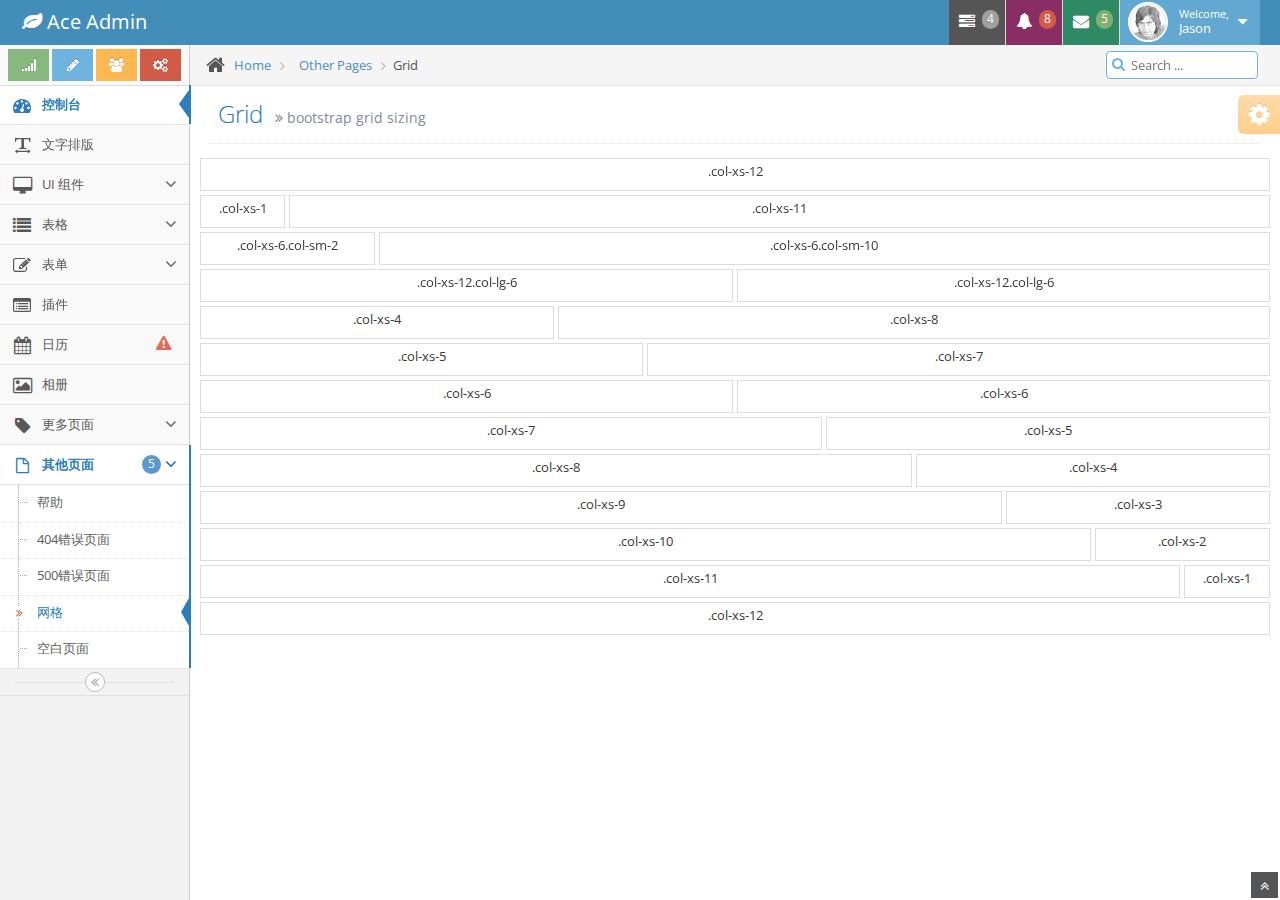
<file: src/main/webapp/grid.html>
<!DOCTYPE html>
<html lang="en">
	<head>
		<meta charset="utf-8" />
		<title>Bootstrap网格 - Bootstrap后台管理系统模版Ace下载</title>
		<meta name="keywords" content="Bootstrap模版,Bootstrap模版下载,Bootstrap教程,Bootstrap中文" />
		<meta name="description" content="站长素材提供Bootstrap模版,Bootstrap教程,Bootstrap中文翻译等相关Bootstrap插件下载" />
		<meta name="viewport" content="width=device-width, initial-scale=1.0" />

		<!-- basic styles -->

		<link href="assets/css/bootstrap.min.css" rel="stylesheet" />
		<link rel="stylesheet" href="assets/css/font-awesome.min.css" />

		<!--[if IE 7]>
		  <link rel="stylesheet" href="assets/css/font-awesome-ie7.min.css" />
		<![endif]-->

		<!-- page specific plugin styles -->

		<!-- fonts -->

		<link rel="stylesheet" href="http://fonts.googleapis.com/css?family=Open+Sans:400,300" />

		<!-- ace styles -->

		<link rel="stylesheet" href="assets/css/ace.min.css" />
		<link rel="stylesheet" href="assets/css/ace-rtl.min.css" />
		<link rel="stylesheet" href="assets/css/ace-skins.min.css" />

		<!--[if lte IE 8]>
		  <link rel="stylesheet" href="assets/css/ace-ie.min.css" />
		<![endif]-->

		<!-- inline styles related to this page -->

		<style>
			.center {
	text-align:center;
}
.center [class*="col-"] {
	margin-top:2px;
	margin-bottom:2px;
	padding-top:4px;
	padding-bottom:4px;

	position:relative;
	text-overflow:ellipsis;
}
.center [class*="col-"]  span{
  position:relative;
  z-index:2;
	
  display: inline-block;
  overflow: hidden;
  text-overflow: ellipsis;
  white-space: nowrap;

  width: 100%;
}
.center [class*="col-"]:before {
	position:absolute;
	top:0; bottom:0;
	left:2px; right:2px;
	content:"";
	display:block;
	border:1px solid #DDD;
	z-index: 1;
}

.center [class*="col-"]:hover:before {
	background-color:#FCE6A6;
	border-color:#EFD27A;
}
		</style>

		<!-- ace settings handler -->

		<script src="assets/js/ace-extra.min.js"></script>

		<!-- HTML5 shim and Respond.js IE8 support of HTML5 elements and media queries -->

		<!--[if lt IE 9]>
		<script src="assets/js/html5shiv.js"></script>
		<script src="assets/js/respond.min.js"></script>
		<![endif]-->
	</head>

	<body>
		<div class="navbar navbar-default" id="navbar">
			<script type="text/javascript">
				try{ace.settings.check('navbar' , 'fixed')}catch(e){}
			</script>

			<div class="navbar-container" id="navbar-container">
				<div class="navbar-header pull-left">
					<a href="#" class="navbar-brand">
						<small>
							<i class="icon-leaf"></i>
							Ace Admin
						</small>
					</a><!-- /.brand -->
				</div><!-- /.navbar-header -->

				<div class="navbar-header pull-right" role="navigation">
					<ul class="nav ace-nav">
						<li class="grey">
							<a data-toggle="dropdown" class="dropdown-toggle" href="#">
								<i class="icon-tasks"></i>
								<span class="badge badge-grey">4</span>
							</a>

							<ul class="pull-right dropdown-navbar dropdown-menu dropdown-caret dropdown-close">
								<li class="dropdown-header">
									<i class="icon-ok"></i>
									4 Tasks to complete
								</li>

								<li>
									<a href="#">
										<div class="clearfix">
											<span class="pull-left">Software Update</span>
											<span class="pull-right">65%</span>
										</div>

										<div class="progress progress-mini ">
											<div style="width:65%" class="progress-bar "></div>
										</div>
									</a>
								</li>

								<li>
									<a href="#">
										<div class="clearfix">
											<span class="pull-left">Hardware Upgrade</span>
											<span class="pull-right">35%</span>
										</div>

										<div class="progress progress-mini ">
											<div style="width:35%" class="progress-bar progress-bar-danger"></div>
										</div>
									</a>
								</li>

								<li>
									<a href="#">
										<div class="clearfix">
											<span class="pull-left">Unit Testing</span>
											<span class="pull-right">15%</span>
										</div>

										<div class="progress progress-mini ">
											<div style="width:15%" class="progress-bar progress-bar-warning"></div>
										</div>
									</a>
								</li>

								<li>
									<a href="#">
										<div class="clearfix">
											<span class="pull-left">Bug Fixes</span>
											<span class="pull-right">90%</span>
										</div>

										<div class="progress progress-mini progress-striped active">
											<div style="width:90%" class="progress-bar progress-bar-success"></div>
										</div>
									</a>
								</li>

								<li>
									<a href="#">
										See tasks with details
										<i class="icon-arrow-right"></i>
									</a>
								</li>
							</ul>
						</li>

						<li class="purple">
							<a data-toggle="dropdown" class="dropdown-toggle" href="#">
								<i class="icon-bell-alt icon-animated-bell"></i>
								<span class="badge badge-important">8</span>
							</a>

							<ul class="pull-right dropdown-navbar navbar-pink dropdown-menu dropdown-caret dropdown-close">
								<li class="dropdown-header">
									<i class="icon-warning-sign"></i>
									8 Notifications
								</li>

								<li>
									<a href="#">
										<div class="clearfix">
											<span class="pull-left">
												<i class="btn btn-xs no-hover btn-pink icon-comment"></i>
												New Comments
											</span>
											<span class="pull-right badge badge-info">+12</span>
										</div>
									</a>
								</li>

								<li>
									<a href="#">
										<i class="btn btn-xs btn-primary icon-user"></i>
										Bob just signed up as an editor ...
									</a>
								</li>

								<li>
									<a href="#">
										<div class="clearfix">
											<span class="pull-left">
												<i class="btn btn-xs no-hover btn-success icon-shopping-cart"></i>
												New Orders
											</span>
											<span class="pull-right badge badge-success">+8</span>
										</div>
									</a>
								</li>

								<li>
									<a href="#">
										<div class="clearfix">
											<span class="pull-left">
												<i class="btn btn-xs no-hover btn-info icon-twitter"></i>
												Followers
											</span>
											<span class="pull-right badge badge-info">+11</span>
										</div>
									</a>
								</li>

								<li>
									<a href="#">
										See all notifications
										<i class="icon-arrow-right"></i>
									</a>
								</li>
							</ul>
						</li>

						<li class="green">
							<a data-toggle="dropdown" class="dropdown-toggle" href="#">
								<i class="icon-envelope icon-animated-vertical"></i>
								<span class="badge badge-success">5</span>
							</a>

							<ul class="pull-right dropdown-navbar dropdown-menu dropdown-caret dropdown-close">
								<li class="dropdown-header">
									<i class="icon-envelope-alt"></i>
									5 Messages
								</li>

								<li>
									<a href="#">
										<img src="assets/avatars/avatar.png" class="msg-photo" alt="Alex's Avatar" />
										<span class="msg-body">
											<span class="msg-title">
												<span class="blue">Alex:</span>
												Ciao sociis natoque penatibus et auctor ...
											</span>

											<span class="msg-time">
												<i class="icon-time"></i>
												<span>a moment ago</span>
											</span>
										</span>
									</a>
								</li>

								<li>
									<a href="#">
										<img src="assets/avatars/avatar3.png" class="msg-photo" alt="Susan's Avatar" />
										<span class="msg-body">
											<span class="msg-title">
												<span class="blue">Susan:</span>
												Vestibulum id ligula porta felis euismod ...
											</span>

											<span class="msg-time">
												<i class="icon-time"></i>
												<span>20 minutes ago</span>
											</span>
										</span>
									</a>
								</li>

								<li>
									<a href="#">
										<img src="assets/avatars/avatar4.png" class="msg-photo" alt="Bob's Avatar" />
										<span class="msg-body">
											<span class="msg-title">
												<span class="blue">Bob:</span>
												Nullam quis risus eget urna mollis ornare ...
											</span>

											<span class="msg-time">
												<i class="icon-time"></i>
												<span>3:15 pm</span>
											</span>
										</span>
									</a>
								</li>

								<li>
									<a href="inbox.html">
										See all messages
										<i class="icon-arrow-right"></i>
									</a>
								</li>
							</ul>
						</li>

						<li class="light-blue">
							<a data-toggle="dropdown" href="#" class="dropdown-toggle">
								<img class="nav-user-photo" src="assets/avatars/user.jpg" alt="Jason's Photo" />
								<span class="user-info">
									<small>Welcome,</small>
									Jason
								</span>

								<i class="icon-caret-down"></i>
							</a>

							<ul class="user-menu pull-right dropdown-menu dropdown-yellow dropdown-caret dropdown-close">
								<li>
									<a href="#">
										<i class="icon-cog"></i>
										Settings
									</a>
								</li>

								<li>
									<a href="#">
										<i class="icon-user"></i>
										Profile
									</a>
								</li>

								<li class="divider"></li>

								<li>
									<a href="#">
										<i class="icon-off"></i>
										Logout
									</a>
								</li>
							</ul>
						</li>
					</ul><!-- /.ace-nav -->
				</div><!-- /.navbar-header -->
			</div><!-- /.container -->
		</div>

		<div class="main-container" id="main-container">
			<script type="text/javascript">
				try{ace.settings.check('main-container' , 'fixed')}catch(e){}
			</script>

			<div class="main-container-inner">
				<a class="menu-toggler" id="menu-toggler" href="#">
					<span class="menu-text"></span>
				</a>

				<div class="sidebar" id="sidebar">
					<script type="text/javascript">
						try{ace.settings.check('sidebar' , 'fixed')}catch(e){}
					</script>

					<div class="sidebar-shortcuts" id="sidebar-shortcuts">
						<div class="sidebar-shortcuts-large" id="sidebar-shortcuts-large">
							<button class="btn btn-success">
								<i class="icon-signal"></i>
							</button>

							<button class="btn btn-info">
								<i class="icon-pencil"></i>
							</button>

							<button class="btn btn-warning">
								<i class="icon-group"></i>
							</button>

							<button class="btn btn-danger">
								<i class="icon-cogs"></i>
							</button>
						</div>

						<div class="sidebar-shortcuts-mini" id="sidebar-shortcuts-mini">
							<span class="btn btn-success"></span>

							<span class="btn btn-info"></span>

							<span class="btn btn-warning"></span>

							<span class="btn btn-danger"></span>
						</div>
					</div><!-- #sidebar-shortcuts -->

					<ul class="nav nav-list">
						<li class="active">
							<a href="index.html">
								<i class="icon-dashboard"></i>
								<span class="menu-text"> 控制台 </span>
							</a>
						</li>

						<li>
							<a href="typography.html">
								<i class="icon-text-width"></i>
								<span class="menu-text"> 文字排版 </span>
							</a>
						</li>

						<li>
							<a href="#" class="dropdown-toggle">
								<i class="icon-desktop"></i>
								<span class="menu-text"> UI 组件 </span>

								<b class="arrow icon-angle-down"></b>
							</a>

							<ul class="submenu">
								<li>
									<a href="elements.html">
										<i class="icon-double-angle-right"></i>
										组件
									</a>
								</li>

								<li>
									<a href="buttons.html">
										<i class="icon-double-angle-right"></i>
										按钮 &amp; 图表
									</a>
								</li>

								<li>
									<a href="treeview.html">
										<i class="icon-double-angle-right"></i>
										树菜单
									</a>
								</li>

								<li>
									<a href="jquery-ui.html">
										<i class="icon-double-angle-right"></i>
										jQuery UI
									</a>
								</li>

								<li>
									<a href="nestable-list.html">
										<i class="icon-double-angle-right"></i>
										可拖拽列表
									</a>
								</li>

								<li>
									<a href="#" class="dropdown-toggle">
										<i class="icon-double-angle-right"></i>

										三级菜单
										<b class="arrow icon-angle-down"></b>
									</a>

									<ul class="submenu">
										<li>
											<a href="#">
												<i class="icon-leaf"></i>
												第一级
											</a>
										</li>

										<li>
											<a href="#" class="dropdown-toggle">
												<i class="icon-pencil"></i>

												第四级
												<b class="arrow icon-angle-down"></b>
											</a>

											<ul class="submenu">
												<li>
													<a href="#">
														<i class="icon-plus"></i>
														添加产品
													</a>
												</li>

												<li>
													<a href="#">
														<i class="icon-eye-open"></i>
														查看商品
													</a>
												</li>
											</ul>
										</li>
									</ul>
								</li>
							</ul>
						</li>

						<li>
							<a href="#" class="dropdown-toggle">
								<i class="icon-list"></i>
								<span class="menu-text"> 表格 </span>

								<b class="arrow icon-angle-down"></b>
							</a>

							<ul class="submenu">
								<li>
									<a href="tables.html">
										<i class="icon-double-angle-right"></i>
										简单 &amp; 动态
									</a>
								</li>

								<li>
									<a href="jqgrid.html">
										<i class="icon-double-angle-right"></i>
										jqGrid plugin
									</a>
								</li>
							</ul>
						</li>

						<li>
							<a href="#" class="dropdown-toggle">
								<i class="icon-edit"></i>
								<span class="menu-text"> 表单 </span>

								<b class="arrow icon-angle-down"></b>
							</a>

							<ul class="submenu">
								<li>
									<a href="form-elements.html">
										<i class="icon-double-angle-right"></i>
										表单组件
									</a>
								</li>

								<li>
									<a href="form-wizard.html">
										<i class="icon-double-angle-right"></i>
										向导提示 &amp; 验证
									</a>
								</li>

								<li>
									<a href="wysiwyg.html">
										<i class="icon-double-angle-right"></i>
										编辑器
									</a>
								</li>

								<li>
									<a href="dropzone.html">
										<i class="icon-double-angle-right"></i>
										文件上传
									</a>
								</li>
							</ul>
						</li>

						<li>
							<a href="widgets.html">
								<i class="icon-list-alt"></i>
								<span class="menu-text"> 插件 </span>
							</a>
						</li>

						<li>
							<a href="calendar.html">
								<i class="icon-calendar"></i>

								<span class="menu-text">
									日历
									<span class="badge badge-transparent tooltip-error" title="2&nbsp;Important&nbsp;Events">
										<i class="icon-warning-sign red bigger-130"></i>
									</span>
								</span>
							</a>
						</li>

						<li>
							<a href="gallery.html">
								<i class="icon-picture"></i>
								<span class="menu-text"> 相册 </span>
							</a>
						</li>

						<li>
							<a href="#" class="dropdown-toggle">
								<i class="icon-tag"></i>
								<span class="menu-text"> 更多页面 </span>

								<b class="arrow icon-angle-down"></b>
							</a>

							<ul class="submenu">
								<li>
									<a href="profile.html">
										<i class="icon-double-angle-right"></i>
										用户信息
									</a>
								</li>

								<li>
									<a href="inbox.html">
										<i class="icon-double-angle-right"></i>
										收件箱
									</a>
								</li>

								<li>
									<a href="pricing.html">
										<i class="icon-double-angle-right"></i>
										售价单
									</a>
								</li>

								<li>
									<a href="invoice.html">
										<i class="icon-double-angle-right"></i>
										购物车
									</a>
								</li>

								<li>
									<a href="timeline.html">
										<i class="icon-double-angle-right"></i>
										时间轴
									</a>
								</li>

								<li>
									<a href="login1.html">
										<i class="icon-double-angle-right"></i>
										登录 &amp; 注册
									</a>
								</li>
							</ul>
						</li>

						<li class="active open">
							<a href="#" class="dropdown-toggle">
								<i class="icon-file-alt"></i>

								<span class="menu-text">
									其他页面
									<span class="badge badge-primary ">5</span>
								</span>

								<b class="arrow icon-angle-down"></b>
							</a>

							<ul class="submenu">
								<li>
									<a href="faq.html">
										<i class="icon-double-angle-right"></i>
										帮助
									</a>
								</li>

								<li>
									<a href="error-404.html">
										<i class="icon-double-angle-right"></i>
										404错误页面
									</a>
								</li>

								<li>
									<a href="error-500.html">
										<i class="icon-double-angle-right"></i>
										500错误页面
									</a>
								</li>

								<li class="active">
									<a href="grid.html">
										<i class="icon-double-angle-right"></i>
										网格
									</a>
								</li>

								<li>
									<a href="blank.html">
										<i class="icon-double-angle-right"></i>
										空白页面
									</a>
								</li>
							</ul>
						</li>
					</ul><!-- /.nav-list -->

					<div class="sidebar-collapse" id="sidebar-collapse">
						<i class="icon-double-angle-left" data-icon1="icon-double-angle-left" data-icon2="icon-double-angle-right"></i>
					</div>

					<script type="text/javascript">
						try{ace.settings.check('sidebar' , 'collapsed')}catch(e){}
					</script>
				</div>

				<div class="main-content">
					<div class="breadcrumbs" id="breadcrumbs">
						<script type="text/javascript">
							try{ace.settings.check('breadcrumbs' , 'fixed')}catch(e){}
						</script>

						<ul class="breadcrumb">
							<li>
								<i class="icon-home home-icon"></i>
								<a href="#">Home</a>
							</li>

							<li>
								<a href="#">Other Pages</a>
							</li>
							<li class="active">Grid</li>
						</ul><!-- .breadcrumb -->

						<div class="nav-search" id="nav-search">
							<form class="form-search">
								<span class="input-icon">
									<input type="text" placeholder="Search ..." class="nav-search-input" id="nav-search-input" autocomplete="off" />
									<i class="icon-search nav-search-icon"></i>
								</span>
							</form>
						</div><!-- #nav-search -->
					</div>

					<div class="page-content">
						<div class="page-header">
							<h1>
								Grid
								<small>
									<i class="icon-double-angle-right"></i>
									bootstrap grid sizing
								</small>
							</h1>
						</div><!-- /.page-header -->

						<div class="row">
							<div class="col-xs-12">
								<!-- PAGE CONTENT BEGINS -->

								<div class="center">
									<div class="row">
										<div class="col-xs-12">
											<span>.col-xs-12</span>
										</div>
									</div>

									<div class="row">
										<div class="col-xs-1">
											<span>.col-xs-1</span>
										</div>

										<div class="col-xs-11">
											<span>.col-xs-11</span>
										</div>
									</div>

									<div class="row">
										<div class="col-xs-6 col-sm-2">
											<span>.col-xs-6.col-sm-2</span>
										</div>

										<div class="col-xs-6 col-sm-10">
											<span>.col-xs-6.col-sm-10</span>
										</div>
									</div>

									<div class="row">
										<div class="col-xs-12 col-lg-6">
											<span>.col-xs-12.col-lg-6</span>
										</div>

										<div class="col-xs-12 col-lg-6">
											<span>.col-xs-12.col-lg-6</span>
										</div>
									</div>

									<div class="row">
										<div class="col-xs-4">
											<span>.col-xs-4</span>
										</div>

										<div class="col-xs-8">
											<span>.col-xs-8</span>
										</div>
									</div>

									<div class="row">
										<div class="col-xs-5">
											<span>.col-xs-5</span>
										</div>

										<div class="col-xs-7">
											<span>.col-xs-7</span>
										</div>
									</div>

									<div class="row">
										<div class="col-xs-6">
											<span>.col-xs-6</span>
										</div>

										<div class="col-xs-6">
											<span>.col-xs-6</span>
										</div>
									</div>

									<div class="row">
										<div class="col-xs-7">
											<span>.col-xs-7</span>
										</div>

										<div class="col-xs-5">
											<span>.col-xs-5</span>
										</div>
									</div>

									<div class="row">
										<div class="col-xs-8">
											<span>.col-xs-8</span>
										</div>

										<div class="col-xs-4">
											<span>.col-xs-4</span>
										</div>
									</div>

									<div class="row">
										<div class="col-xs-9">
											<span>.col-xs-9</span>
										</div>

										<div class="col-xs-3">
											<span>.col-xs-3</span>
										</div>
									</div>

									<div class="row">
										<div class="col-xs-10">
											<span>.col-xs-10</span>
										</div>

										<div class="col-xs-2">
											<span>.col-xs-2</span>
										</div>
									</div>

									<div class="row">
										<div class="col-xs-11">
											<span>.col-xs-11</span>
										</div>

										<div class="col-xs-1">
											<span>.col-xs-1</span>
										</div>
									</div>

									<div class="row">
										<div class="col-xs-12">
											<span>.col-xs-12</span>
										</div>
									</div>
								</div>

								<!-- PAGE CONTENT ENDS -->
							</div><!-- /.col -->
						</div><!-- /.row -->
					</div><!-- /.page-content -->
				</div><!-- /.main-content -->

				<div class="ace-settings-container" id="ace-settings-container">
					<div class="btn btn-app btn-xs btn-warning ace-settings-btn" id="ace-settings-btn">
						<i class="icon-cog bigger-150"></i>
					</div>

					<div class="ace-settings-box" id="ace-settings-box">
						<div>
							<div class="pull-left">
								<select id="skin-colorpicker" class="hide">
									<option data-skin="default" value="#438EB9">#438EB9</option>
									<option data-skin="skin-1" value="#222A2D">#222A2D</option>
									<option data-skin="skin-2" value="#C6487E">#C6487E</option>
									<option data-skin="skin-3" value="#D0D0D0">#D0D0D0</option>
								</select>
							</div>
							<span>&nbsp; Choose Skin</span>
						</div>

						<div>
							<input type="checkbox" class="ace ace-checkbox-2" id="ace-settings-navbar" />
							<label class="lbl" for="ace-settings-navbar"> Fixed Navbar</label>
						</div>

						<div>
							<input type="checkbox" class="ace ace-checkbox-2" id="ace-settings-sidebar" />
							<label class="lbl" for="ace-settings-sidebar"> Fixed Sidebar</label>
						</div>

						<div>
							<input type="checkbox" class="ace ace-checkbox-2" id="ace-settings-breadcrumbs" />
							<label class="lbl" for="ace-settings-breadcrumbs"> Fixed Breadcrumbs</label>
						</div>

						<div>
							<input type="checkbox" class="ace ace-checkbox-2" id="ace-settings-rtl" />
							<label class="lbl" for="ace-settings-rtl"> Right To Left (rtl)</label>
						</div>

						<div>
							<input type="checkbox" class="ace ace-checkbox-2" id="ace-settings-add-container" />
							<label class="lbl" for="ace-settings-add-container">
								Inside
								<b>.container</b>
							</label>
						</div>
					</div>
				</div><!-- /#ace-settings-container -->
			</div><!-- /.main-container-inner -->

			<a href="#" id="btn-scroll-up" class="btn-scroll-up btn btn-sm btn-inverse">
				<i class="icon-double-angle-up icon-only bigger-110"></i>
			</a>
		</div><!-- /.main-container -->

		<!-- basic scripts -->

		<!--[if !IE]> -->

		<script src="http://libs.baidu.com/jquery/2.1.4/jquery.min.js"></script>

		<!-- <![endif]-->

		<!--[if IE]>
<script src="http://ajax.googleapis.com/ajax/libs/jquery/1.10.2/jquery.min.js"></script>
<![endif]-->

		<!--[if !IE]> -->

		<script type="text/javascript">
			window.jQuery || document.write("<script src='assets/js/jquery-2.0.3.min.js'>"+"<"+"/script>");
		</script>

		<!-- <![endif]-->

		<!--[if IE]>
<script type="text/javascript">
 window.jQuery || document.write("<script src='assets/js/jquery-1.10.2.min.js'>"+"<"+"/script>");
</script>
<![endif]-->

		<script type="text/javascript">
			if("ontouchend" in document) document.write("<script src='assets/js/jquery.mobile.custom.min.js'>"+"<"+"/script>");
		</script>
		<script src="assets/js/bootstrap.min.js"></script>
		<script src="assets/js/typeahead-bs2.min.js"></script>

		<!-- page specific plugin scripts -->

		<!-- ace scripts -->

		<script src="assets/js/ace-elements.min.js"></script>
		<script src="assets/js/ace.min.js"></script>

		<!-- inline scripts related to this page -->
	
</body>
</html>
</file>
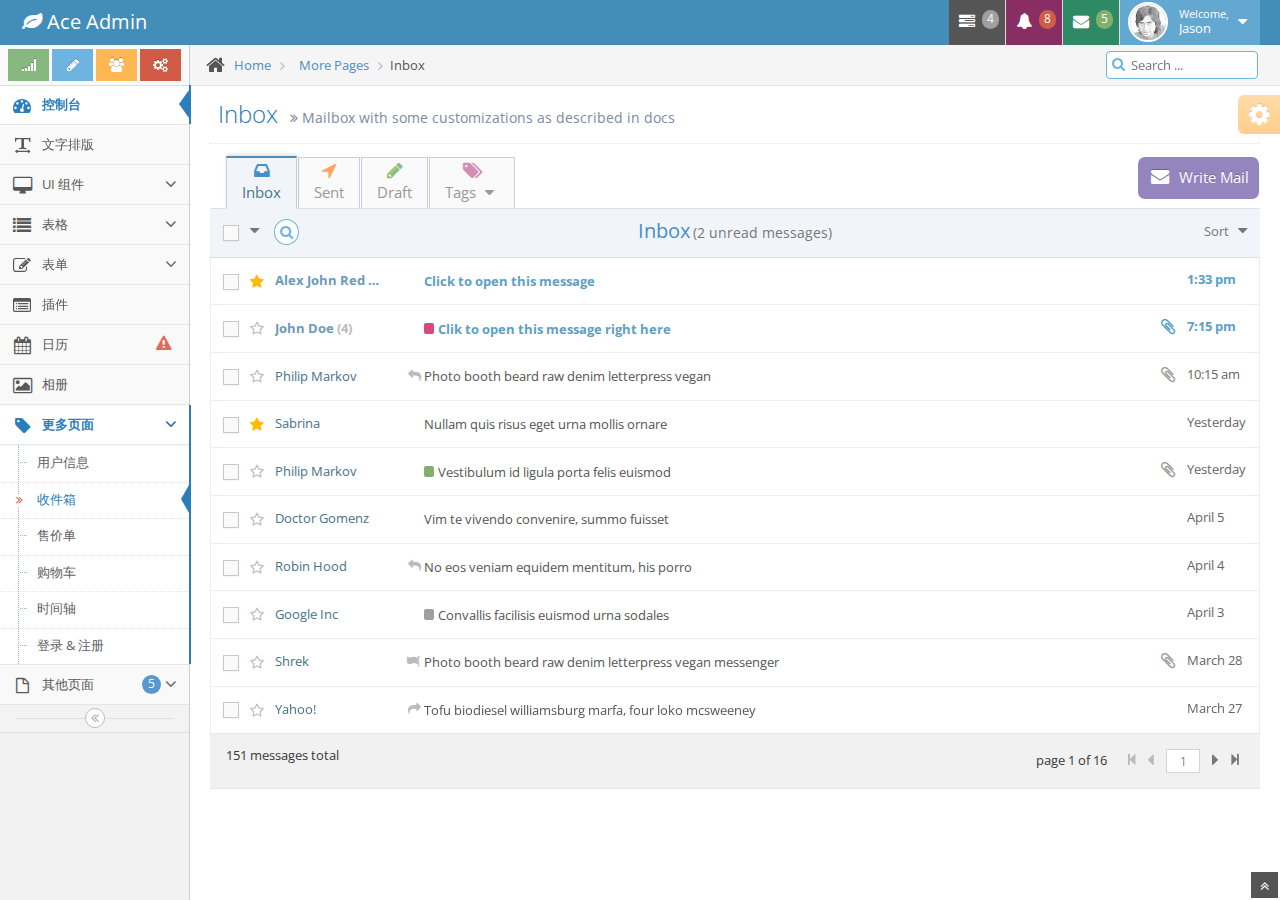
<file: src/main/webapp/inbox.html>
<!DOCTYPE html>
<html lang="en">
	<head>
		<meta charset="utf-8" />
		<title>收件箱界面 - Bootstrap后台管理系统模版Ace下载</title>
		<meta name="keywords" content="Bootstrap模版,Bootstrap模版下载,Bootstrap教程,Bootstrap中文" />
		<meta name="description" content="站长素材提供Bootstrap模版,Bootstrap教程,Bootstrap中文翻译等相关Bootstrap插件下载" />
		<meta name="viewport" content="width=device-width, initial-scale=1.0" />

		<!-- basic styles -->

		<link href="assets/css/bootstrap.min.css" rel="stylesheet" />
		<link rel="stylesheet" href="assets/css/font-awesome.min.css" />

		<!--[if IE 7]>
		  <link rel="stylesheet" href="assets/css/font-awesome-ie7.min.css" />
		<![endif]-->

		<!-- page specific plugin styles -->

		<!-- fonts -->

		<link rel="stylesheet" href="http://fonts.googleapis.com/css?family=Open+Sans:400,300" />

		<!-- ace styles -->

		<link rel="stylesheet" href="assets/css/ace.min.css" />
		<link rel="stylesheet" href="assets/css/ace-rtl.min.css" />
		<link rel="stylesheet" href="assets/css/ace-skins.min.css" />

		<!--[if lte IE 8]>
		  <link rel="stylesheet" href="assets/css/ace-ie.min.css" />
		<![endif]-->

		<!-- inline styles related to this page -->

		<!-- ace settings handler -->

		<script src="assets/js/ace-extra.min.js"></script>

		<!-- HTML5 shim and Respond.js IE8 support of HTML5 elements and media queries -->

		<!--[if lt IE 9]>
		<script src="assets/js/html5shiv.js"></script>
		<script src="assets/js/respond.min.js"></script>
		<![endif]-->
	</head>

	<body>
		<div class="navbar navbar-default" id="navbar">
			<script type="text/javascript">
				try{ace.settings.check('navbar' , 'fixed')}catch(e){}
			</script>

			<div class="navbar-container" id="navbar-container">
				<div class="navbar-header pull-left">
					<a href="#" class="navbar-brand">
						<small>
							<i class="icon-leaf"></i>
							Ace Admin
						</small>
					</a><!-- /.brand -->
				</div><!-- /.navbar-header -->

				<div class="navbar-header pull-right" role="navigation">
					<ul class="nav ace-nav">
						<li class="grey">
							<a data-toggle="dropdown" class="dropdown-toggle" href="#">
								<i class="icon-tasks"></i>
								<span class="badge badge-grey">4</span>
							</a>

							<ul class="pull-right dropdown-navbar dropdown-menu dropdown-caret dropdown-close">
								<li class="dropdown-header">
									<i class="icon-ok"></i>
									4 Tasks to complete
								</li>

								<li>
									<a href="#">
										<div class="clearfix">
											<span class="pull-left">Software Update</span>
											<span class="pull-right">65%</span>
										</div>

										<div class="progress progress-mini ">
											<div style="width:65%" class="progress-bar "></div>
										</div>
									</a>
								</li>

								<li>
									<a href="#">
										<div class="clearfix">
											<span class="pull-left">Hardware Upgrade</span>
											<span class="pull-right">35%</span>
										</div>

										<div class="progress progress-mini ">
											<div style="width:35%" class="progress-bar progress-bar-danger"></div>
										</div>
									</a>
								</li>

								<li>
									<a href="#">
										<div class="clearfix">
											<span class="pull-left">Unit Testing</span>
											<span class="pull-right">15%</span>
										</div>

										<div class="progress progress-mini ">
											<div style="width:15%" class="progress-bar progress-bar-warning"></div>
										</div>
									</a>
								</li>

								<li>
									<a href="#">
										<div class="clearfix">
											<span class="pull-left">Bug Fixes</span>
											<span class="pull-right">90%</span>
										</div>

										<div class="progress progress-mini progress-striped active">
											<div style="width:90%" class="progress-bar progress-bar-success"></div>
										</div>
									</a>
								</li>

								<li>
									<a href="#">
										See tasks with details
										<i class="icon-arrow-right"></i>
									</a>
								</li>
							</ul>
						</li>

						<li class="purple">
							<a data-toggle="dropdown" class="dropdown-toggle" href="#">
								<i class="icon-bell-alt icon-animated-bell"></i>
								<span class="badge badge-important">8</span>
							</a>

							<ul class="pull-right dropdown-navbar navbar-pink dropdown-menu dropdown-caret dropdown-close">
								<li class="dropdown-header">
									<i class="icon-warning-sign"></i>
									8 Notifications
								</li>

								<li>
									<a href="#">
										<div class="clearfix">
											<span class="pull-left">
												<i class="btn btn-xs no-hover btn-pink icon-comment"></i>
												New Comments
											</span>
											<span class="pull-right badge badge-info">+12</span>
										</div>
									</a>
								</li>

								<li>
									<a href="#">
										<i class="btn btn-xs btn-primary icon-user"></i>
										Bob just signed up as an editor ...
									</a>
								</li>

								<li>
									<a href="#">
										<div class="clearfix">
											<span class="pull-left">
												<i class="btn btn-xs no-hover btn-success icon-shopping-cart"></i>
												New Orders
											</span>
											<span class="pull-right badge badge-success">+8</span>
										</div>
									</a>
								</li>

								<li>
									<a href="#">
										<div class="clearfix">
											<span class="pull-left">
												<i class="btn btn-xs no-hover btn-info icon-twitter"></i>
												Followers
											</span>
											<span class="pull-right badge badge-info">+11</span>
										</div>
									</a>
								</li>

								<li>
									<a href="#">
										See all notifications
										<i class="icon-arrow-right"></i>
									</a>
								</li>
							</ul>
						</li>

						<li class="green">
							<a data-toggle="dropdown" class="dropdown-toggle" href="#">
								<i class="icon-envelope icon-animated-vertical"></i>
								<span class="badge badge-success">5</span>
							</a>

							<ul class="pull-right dropdown-navbar dropdown-menu dropdown-caret dropdown-close">
								<li class="dropdown-header">
									<i class="icon-envelope-alt"></i>
									5 Messages
								</li>

								<li>
									<a href="#">
										<img src="assets/avatars/avatar.png" class="msg-photo" alt="Alex's Avatar" />
										<span class="msg-body">
											<span class="msg-title">
												<span class="blue">Alex:</span>
												Ciao sociis natoque penatibus et auctor ...
											</span>

											<span class="msg-time">
												<i class="icon-time"></i>
												<span>a moment ago</span>
											</span>
										</span>
									</a>
								</li>

								<li>
									<a href="#">
										<img src="assets/avatars/avatar3.png" class="msg-photo" alt="Susan's Avatar" />
										<span class="msg-body">
											<span class="msg-title">
												<span class="blue">Susan:</span>
												Vestibulum id ligula porta felis euismod ...
											</span>

											<span class="msg-time">
												<i class="icon-time"></i>
												<span>20 minutes ago</span>
											</span>
										</span>
									</a>
								</li>

								<li>
									<a href="#">
										<img src="assets/avatars/avatar4.png" class="msg-photo" alt="Bob's Avatar" />
										<span class="msg-body">
											<span class="msg-title">
												<span class="blue">Bob:</span>
												Nullam quis risus eget urna mollis ornare ...
											</span>

											<span class="msg-time">
												<i class="icon-time"></i>
												<span>3:15 pm</span>
											</span>
										</span>
									</a>
								</li>

								<li>
									<a href="inbox.html">
										See all messages
										<i class="icon-arrow-right"></i>
									</a>
								</li>
							</ul>
						</li>

						<li class="light-blue">
							<a data-toggle="dropdown" href="#" class="dropdown-toggle">
								<img class="nav-user-photo" src="assets/avatars/user.jpg" alt="Jason's Photo" />
								<span class="user-info">
									<small>Welcome,</small>
									Jason
								</span>

								<i class="icon-caret-down"></i>
							</a>

							<ul class="user-menu pull-right dropdown-menu dropdown-yellow dropdown-caret dropdown-close">
								<li>
									<a href="#">
										<i class="icon-cog"></i>
										Settings
									</a>
								</li>

								<li>
									<a href="#">
										<i class="icon-user"></i>
										Profile
									</a>
								</li>

								<li class="divider"></li>

								<li>
									<a href="#">
										<i class="icon-off"></i>
										Logout
									</a>
								</li>
							</ul>
						</li>
					</ul><!-- /.ace-nav -->
				</div><!-- /.navbar-header -->
			</div><!-- /.container -->
		</div>

		<div class="main-container" id="main-container">
			<script type="text/javascript">
				try{ace.settings.check('main-container' , 'fixed')}catch(e){}
			</script>

			<div class="main-container-inner">
				<a class="menu-toggler" id="menu-toggler" href="#">
					<span class="menu-text"></span>
				</a>

				<div class="sidebar" id="sidebar">
					<script type="text/javascript">
						try{ace.settings.check('sidebar' , 'fixed')}catch(e){}
					</script>

					<div class="sidebar-shortcuts" id="sidebar-shortcuts">
						<div class="sidebar-shortcuts-large" id="sidebar-shortcuts-large">
							<button class="btn btn-success">
								<i class="icon-signal"></i>
							</button>

							<button class="btn btn-info">
								<i class="icon-pencil"></i>
							</button>

							<button class="btn btn-warning">
								<i class="icon-group"></i>
							</button>

							<button class="btn btn-danger">
								<i class="icon-cogs"></i>
							</button>
						</div>

						<div class="sidebar-shortcuts-mini" id="sidebar-shortcuts-mini">
							<span class="btn btn-success"></span>

							<span class="btn btn-info"></span>

							<span class="btn btn-warning"></span>

							<span class="btn btn-danger"></span>
						</div>
					</div><!-- #sidebar-shortcuts -->

					<ul class="nav nav-list">
						<li class="active">
							<a href="index.html">
								<i class="icon-dashboard"></i>
								<span class="menu-text"> 控制台 </span>
							</a>
						</li>

						<li>
							<a href="typography.html">
								<i class="icon-text-width"></i>
								<span class="menu-text"> 文字排版 </span>
							</a>
						</li>

						<li>
							<a href="#" class="dropdown-toggle">
								<i class="icon-desktop"></i>
								<span class="menu-text"> UI 组件 </span>

								<b class="arrow icon-angle-down"></b>
							</a>

							<ul class="submenu">
								<li>
									<a href="elements.html">
										<i class="icon-double-angle-right"></i>
										组件
									</a>
								</li>

								<li>
									<a href="buttons.html">
										<i class="icon-double-angle-right"></i>
										按钮 &amp; 图表
									</a>
								</li>

								<li>
									<a href="treeview.html">
										<i class="icon-double-angle-right"></i>
										树菜单
									</a>
								</li>

								<li>
									<a href="jquery-ui.html">
										<i class="icon-double-angle-right"></i>
										jQuery UI
									</a>
								</li>

								<li>
									<a href="nestable-list.html">
										<i class="icon-double-angle-right"></i>
										可拖拽列表
									</a>
								</li>

								<li>
									<a href="#" class="dropdown-toggle">
										<i class="icon-double-angle-right"></i>

										三级菜单
										<b class="arrow icon-angle-down"></b>
									</a>

									<ul class="submenu">
										<li>
											<a href="#">
												<i class="icon-leaf"></i>
												第一级
											</a>
										</li>

										<li>
											<a href="#" class="dropdown-toggle">
												<i class="icon-pencil"></i>

												第四级
												<b class="arrow icon-angle-down"></b>
											</a>

											<ul class="submenu">
												<li>
													<a href="#">
														<i class="icon-plus"></i>
														添加产品
													</a>
												</li>

												<li>
													<a href="#">
														<i class="icon-eye-open"></i>
														查看商品
													</a>
												</li>
											</ul>
										</li>
									</ul>
								</li>
							</ul>
						</li>

						<li>
							<a href="#" class="dropdown-toggle">
								<i class="icon-list"></i>
								<span class="menu-text"> 表格 </span>

								<b class="arrow icon-angle-down"></b>
							</a>

							<ul class="submenu">
								<li>
									<a href="tables.html">
										<i class="icon-double-angle-right"></i>
										简单 &amp; 动态
									</a>
								</li>

								<li>
									<a href="jqgrid.html">
										<i class="icon-double-angle-right"></i>
										jqGrid plugin
									</a>
								</li>
							</ul>
						</li>

						<li>
							<a href="#" class="dropdown-toggle">
								<i class="icon-edit"></i>
								<span class="menu-text"> 表单 </span>

								<b class="arrow icon-angle-down"></b>
							</a>

							<ul class="submenu">
								<li>
									<a href="form-elements.html">
										<i class="icon-double-angle-right"></i>
										表单组件
									</a>
								</li>

								<li>
									<a href="form-wizard.html">
										<i class="icon-double-angle-right"></i>
										向导提示 &amp; 验证
									</a>
								</li>

								<li>
									<a href="wysiwyg.html">
										<i class="icon-double-angle-right"></i>
										编辑器
									</a>
								</li>

								<li>
									<a href="dropzone.html">
										<i class="icon-double-angle-right"></i>
										文件上传
									</a>
								</li>
							</ul>
						</li>

						<li>
							<a href="widgets.html">
								<i class="icon-list-alt"></i>
								<span class="menu-text"> 插件 </span>
							</a>
						</li>

						<li>
							<a href="calendar.html">
								<i class="icon-calendar"></i>

								<span class="menu-text">
									日历
									<span class="badge badge-transparent tooltip-error" title="2&nbsp;Important&nbsp;Events">
										<i class="icon-warning-sign red bigger-130"></i>
									</span>
								</span>
							</a>
						</li>

						<li>
							<a href="gallery.html">
								<i class="icon-picture"></i>
								<span class="menu-text"> 相册 </span>
							</a>
						</li>

						<li class="active open">
							<a href="#" class="dropdown-toggle">
								<i class="icon-tag"></i>
								<span class="menu-text"> 更多页面 </span>

								<b class="arrow icon-angle-down"></b>
							</a>

							<ul class="submenu">
								<li>
									<a href="profile.html">
										<i class="icon-double-angle-right"></i>
										用户信息
									</a>
								</li>

								<li class="active">
									<a href="inbox.html">
										<i class="icon-double-angle-right"></i>
										收件箱
									</a>
								</li>

								<li>
									<a href="pricing.html">
										<i class="icon-double-angle-right"></i>
										售价单
									</a>
								</li>

								<li>
									<a href="invoice.html">
										<i class="icon-double-angle-right"></i>
										购物车
									</a>
								</li>

								<li>
									<a href="timeline.html">
										<i class="icon-double-angle-right"></i>
										时间轴
									</a>
								</li>

								<li>
									<a href="login1.html">
										<i class="icon-double-angle-right"></i>
										登录 &amp; 注册
									</a>
								</li>
							</ul>
						</li>

						<li>
							<a href="#" class="dropdown-toggle">
								<i class="icon-file-alt"></i>

								<span class="menu-text">
									其他页面
									<span class="badge badge-primary ">5</span>
								</span>

								<b class="arrow icon-angle-down"></b>
							</a>

							<ul class="submenu">
								<li>
									<a href="faq.html">
										<i class="icon-double-angle-right"></i>
										帮助
									</a>
								</li>

								<li>
									<a href="error-404.html">
										<i class="icon-double-angle-right"></i>
										404错误页面
									</a>
								</li>

								<li>
									<a href="error-500.html">
										<i class="icon-double-angle-right"></i>
										500错误页面
									</a>
								</li>

								<li>
									<a href="grid.html">
										<i class="icon-double-angle-right"></i>
										网格
									</a>
								</li>

								<li>
									<a href="blank.html">
										<i class="icon-double-angle-right"></i>
										空白页面
									</a>
								</li>
							</ul>
						</li>
					</ul><!-- /.nav-list -->

					<div class="sidebar-collapse" id="sidebar-collapse">
						<i class="icon-double-angle-left" data-icon1="icon-double-angle-left" data-icon2="icon-double-angle-right"></i>
					</div>

					<script type="text/javascript">
						try{ace.settings.check('sidebar' , 'collapsed')}catch(e){}
					</script>
				</div>

				<div class="main-content">
					<div class="breadcrumbs" id="breadcrumbs">
						<script type="text/javascript">
							try{ace.settings.check('breadcrumbs' , 'fixed')}catch(e){}
						</script>

						<ul class="breadcrumb">
							<li>
								<i class="icon-home home-icon"></i>
								<a href="#">Home</a>
							</li>

							<li>
								<a href="#">More Pages</a>
							</li>
							<li class="active">Inbox</li>
						</ul><!-- .breadcrumb -->

						<div class="nav-search" id="nav-search">
							<form class="form-search">
								<span class="input-icon">
									<input type="text" placeholder="Search ..." class="nav-search-input" id="nav-search-input" autocomplete="off" />
									<i class="icon-search nav-search-icon"></i>
								</span>
							</form>
						</div><!-- #nav-search -->
					</div>

					<div class="page-content">
						<div class="page-header">
							<h1>
								Inbox
								<small>
									<i class="icon-double-angle-right"></i>
									Mailbox with some customizations as described in docs
								</small>
							</h1>
						</div><!-- /.page-header -->

						<div class="row">
							<div class="col-xs-12">
								<!-- PAGE CONTENT BEGINS -->

								<div class="row">
									<div class="col-xs-12">
										<div class="tabbable">
											<ul id="inbox-tabs" class="inbox-tabs nav nav-tabs padding-16 tab-size-bigger tab-space-1">
												<li class="li-new-mail pull-right">
													<a data-toggle="tab" href="#write" data-target="write" class="btn-new-mail">
														<span class="btn bt1n-small btn-purple no-border">
															<i class=" icon-envelope bigger-130"></i>
															<span class="bigger-110">Write Mail</span>
														</span>
													</a>
												</li><!-- ./li-new-mail -->

												<li class="active">
													<a data-toggle="tab" href="#inbox" data-target="inbox">
														<i class="blue icon-inbox bigger-130"></i>
														<span class="bigger-110">Inbox</span>
													</a>
												</li>

												<li>
													<a data-toggle="tab" href="#sent" data-target="sent">
														<i class="orange icon-location-arrow bigger-130 "></i>
														<span class="bigger-110">Sent</span>
													</a>
												</li>

												<li>
													<a data-toggle="tab" href="#draft" data-target="draft">
														<i class="green icon-pencil bigger-130"></i>
														<span class="bigger-110">Draft</span>
													</a>
												</li>

												<li class="dropdown">
													<a data-toggle="dropdown" class="dropdown-toggle" href="#">
														<i class="pink icon-tags bigger-130"></i>

														<span class="bigger-110">
															Tags
															<i class="icon-caret-down"></i>
														</span>
													</a>

													<ul class="dropdown-menu dropdown-light-blue dropdown-125">
														<li>
															<a data-toggle="tab" href="#tag-1" data-target="tag-1">
																<span class="mail-tag badge badge-pink"></span>
																<span class="pink">Tag#1</span>
															</a>
														</li>

														<li>
															<a data-toggle="tab" href="#tag-family" data-target="tag-family">
																<span class="mail-tag badge badge-success"></span>
																<span class="green">Family</span>
															</a>
														</li>

														<li>
															<a data-toggle="tab" href="#tag-friends" data-target="tag-friends">
																<span class="mail-tag badge badge-info"></span>
																<span class="blue">Friends</span>
															</a>
														</li>

														<li>
															<a data-toggle="tab" href="#tag-work" data-target="tag-work">
																<span class="mail-tag badge badge-grey"></span>
																<span class="grey">Work</span>
															</a>
														</li>
													</ul>
												</li><!-- /.dropdown -->
											</ul>

											<div class="tab-content no-border no-padding">
												<div class="tab-pane in active">
													<div class="message-container">
														<div id="id-message-list-navbar" class="message-navbar align-center clearfix">
															<div class="message-bar">
																<div class="message-infobar" id="id-message-infobar">
																	<span class="blue bigger-150">Inbox</span>
																	<span class="grey bigger-110">(2 unread messages)</span>
																</div>

																<div class="message-toolbar hide">
																	<div class="inline position-relative align-left">
																		<a href="#" class="btn-message btn btn-xs dropdown-toggle" data-toggle="dropdown">
																			<span class="bigger-110">Action</span>

																			<i class="icon-caret-down icon-on-right"></i>
																		</a>

																		<ul class="dropdown-menu dropdown-lighter dropdown-caret dropdown-125">
																			<li>
																				<a href="#">
																					<i class="icon-mail-reply blue"></i>
																					&nbsp; Reply
																				</a>
																			</li>

																			<li>
																				<a href="#">
																					<i class="icon-mail-forward green"></i>
																					&nbsp; Forward
																				</a>
																			</li>

																			<li>
																				<a href="#">
																					<i class="icon-folder-open orange"></i>
																					&nbsp; Archive
																				</a>
																			</li>

																			<li class="divider"></li>

																			<li>
																				<a href="#">
																					<i class="icon-eye-open blue"></i>
																					&nbsp; Mark as read
																				</a>
																			</li>

																			<li>
																				<a href="#">
																					<i class="icon-eye-close green"></i>
																					&nbsp; Mark unread
																				</a>
																			</li>

																			<li>
																				<a href="#">
																					<i class="icon-flag-alt red"></i>
																					&nbsp; Flag
																				</a>
																			</li>

																			<li class="divider"></li>

																			<li>
																				<a href="#">
																					<i class="icon-trash red bigger-110"></i>
																					&nbsp; Delete
																				</a>
																			</li>
																		</ul>
																	</div>

																	<div class="inline position-relative align-left">
																		<a href="#" class="btn-message btn btn-xs dropdown-toggle" data-toggle="dropdown">
																			<i class="icon-folder-close-alt bigger-110"></i>
																			<span class="bigger-110">Move to</span>

																			<i class="icon-caret-down icon-on-right"></i>
																		</a>

																		<ul class="dropdown-menu dropdown-lighter dropdown-caret dropdown-125">
																			<li>
																				<a href="#">
																					<i class="icon-stop pink2"></i>
																					&nbsp; Tag#1
																				</a>
																			</li>

																			<li>
																				<a href="#">
																					<i class="icon-stop blue"></i>
																					&nbsp; Family
																				</a>
																			</li>

																			<li>
																				<a href="#">
																					<i class="icon-stop green"></i>
																					&nbsp; Friends
																				</a>
																			</li>

																			<li>
																				<a href="#">
																					<i class="icon-stop grey"></i>
																					&nbsp; Work
																				</a>
																			</li>
																		</ul>
																	</div>

																	<a href="#" class="btn btn-xs btn-message">
																		<i class="icon-trash bigger-125"></i>
																		<span class="bigger-110">Delete</span>
																	</a>
																</div>
															</div>

															<div>
																<div class="messagebar-item-left">
																	<label class="inline middle">
																		<input type="checkbox" id="id-toggle-all" class="ace" />
																		<span class="lbl"></span>
																	</label>

																	&nbsp;
																	<div class="inline position-relative">
																		<a href="#" data-toggle="dropdown" class="dropdown-toggle">
																			<i class="icon-caret-down bigger-125 middle"></i>
																		</a>

																		<ul class="dropdown-menu dropdown-lighter dropdown-100">
																			<li>
																				<a id="id-select-message-all" href="#">All</a>
																			</li>

																			<li>
																				<a id="id-select-message-none" href="#">None</a>
																			</li>

																			<li class="divider"></li>

																			<li>
																				<a id="id-select-message-unread" href="#">Unread</a>
																			</li>

																			<li>
																				<a id="id-select-message-read" href="#">Read</a>
																			</li>
																		</ul>
																	</div>
																</div>

																<div class="messagebar-item-right">
																	<div class="inline position-relative">
																		<a href="#" data-toggle="dropdown" class="dropdown-toggle">
																			Sort &nbsp;
																			<i class="icon-caret-down bigger-125"></i>
																		</a>

																		<ul class="dropdown-menu dropdown-lighter pull-right dropdown-100">
																			<li>
																				<a href="#">
																					<i class="icon-ok green"></i>
																					Date
																				</a>
																			</li>

																			<li>
																				<a href="#">
																					<i class="icon-ok invisible"></i>
																					From
																				</a>
																			</li>

																			<li>
																				<a href="#">
																					<i class="icon-ok invisible"></i>
																					Subject
																				</a>
																			</li>
																		</ul>
																	</div>
																</div>

																<div class="nav-search minimized">
																	<form class="form-search">
																		<span class="input-icon">
																			<input type="text" autocomplete="off" class="input-small nav-search-input" placeholder="Search inbox ..." />
																			<i class="icon-search nav-search-icon"></i>
																		</span>
																	</form>
																</div>
															</div>
														</div>

														<div id="id-message-item-navbar" class="hide message-navbar align-center clearfix">
															<div class="message-bar">
																<div class="message-toolbar">
																	<div class="inline position-relative align-left">
																		<a href="#" class="btn-message btn btn-xs dropdown-toggle" data-toggle="dropdown">
																			<span class="bigger-110">Action</span>

																			<i class="icon-caret-down icon-on-right"></i>
																		</a>

																		<ul class="dropdown-menu dropdown-lighter dropdown-caret dropdown-125">
																			<li>
																				<a href="#">
																					<i class="icon-mail-reply blue"></i>
																					&nbsp; Reply
																				</a>
																			</li>

																			<li>
																				<a href="#">
																					<i class="icon-mail-forward green"></i>
																					&nbsp; Forward
																				</a>
																			</li>

																			<li>
																				<a href="#">
																					<i class="icon-folder-open orange"></i>
																					&nbsp; Archive
																				</a>
																			</li>

																			<li class="divider"></li>

																			<li>
																				<a href="#">
																					<i class="icon-eye-open blue"></i>
																					&nbsp; Mark as read
																				</a>
																			</li>

																			<li>
																				<a href="#">
																					<i class="icon-eye-close green"></i>
																					&nbsp; Mark unread
																				</a>
																			</li>

																			<li>
																				<a href="#">
																					<i class="icon-flag-alt red"></i>
																					&nbsp; Flag
																				</a>
																			</li>

																			<li class="divider"></li>

																			<li>
																				<a href="#">
																					<i class="icon-trash red bigger-110"></i>
																					&nbsp; Delete
																				</a>
																			</li>
																		</ul>
																	</div>

																	<div class="inline position-relative align-left">
																		<a href="#" class="btn-message btn btn-xs dropdown-toggle" data-toggle="dropdown">
																			<i class="icon-folder-close-alt bigger-110"></i>
																			<span class="bigger-110">Move to</span>

																			<i class="icon-caret-down icon-on-right"></i>
																		</a>

																		<ul class="dropdown-menu dropdown-lighter dropdown-caret dropdown-125">
																			<li>
																				<a href="#">
																					<i class="icon-stop pink2"></i>
																					&nbsp; Tag#1
																				</a>
																			</li>

																			<li>
																				<a href="#">
																					<i class="icon-stop blue"></i>
																					&nbsp; Family
																				</a>
																			</li>

																			<li>
																				<a href="#">
																					<i class="icon-stop green"></i>
																					&nbsp; Friends
																				</a>
																			</li>

																			<li>
																				<a href="#">
																					<i class="icon-stop grey"></i>
																					&nbsp; Work
																				</a>
																			</li>
																		</ul>
																	</div>

																	<a href="#" class="btn btn-xs btn-message">
																		<i class="icon-trash bigger-125"></i>
																		<span class="bigger-110">Delete</span>
																	</a>
																</div>
															</div>

															<div>
																<div class="messagebar-item-left">
																	<a href="#" class="btn-back-message-list">
																		<i class="icon-arrow-left blue bigger-110 middle"></i>
																		<b class="bigger-110 middle">Back</b>
																	</a>
																</div>

																<div class="messagebar-item-right">
																	<i class="icon-time bigger-110 orange middle"></i>
																	<span class="time grey">Today, 7:15 pm</span>
																</div>
															</div>
														</div>

														<div id="id-message-new-navbar" class="hide message-navbar align-center clearfix">
															<div class="message-bar">
																<div class="message-toolbar">
																	<a href="#" class="btn btn-xs btn-message">
																		<i class="icon-save bigger-125"></i>
																		<span class="bigger-110">Save Draft</span>
																	</a>

																	<a href="#" class="btn btn-xs btn-message">
																		<i class="icon-remove bigger-125"></i>
																		<span class="bigger-110">Discard</span>
																	</a>
																</div>
															</div>

															<div class="message-item-bar">
																<div class="messagebar-item-left">
																	<a href="#" class="btn-back-message-list no-hover-underline">
																		<i class="icon-arrow-left blue bigger-110 middle"></i>
																		<b class="middle bigger-110">Back</b>
																	</a>
																</div>

																<div class="messagebar-item-right">
																	<span class="inline btn-send-message">
																		<button type="button" class="btn btn-sm btn-primary no-border">
																			<span class="bigger-110">Send</span>

																			<i class="icon-arrow-right icon-on-right"></i>
																		</button>
																	</span>
																</div>
															</div>
														</div>

														<div class="message-list-container">
															<div class="message-list" id="message-list">
																<div class="message-item message-unread">
																	<label class="inline">
																		<input type="checkbox" class="ace" />
																		<span class="lbl"></span>
																	</label>

																	<i class="message-star icon-star orange2"></i>
																	<span class="sender" title="Alex John Red Smith">Alex John Red Smith </span>
																	<span class="time">1:33 pm</span>

																	<span class="summary">
																		<span class="text">
																			Click to open this message
																		</span>
																	</span>
																</div>

																<div class="message-item message-unread">
																	<label class="inline">
																		<input type="checkbox" class="ace" />
																		<span class="lbl"></span>
																	</label>

																	<i class="message-star icon-star-empty light-grey"></i>

																	<span class="sender" title="John Doe">
																		John Doe
																		<span class="light-grey">(4)</span>
																	</span>
																	<span class="time">7:15 pm</span>

																	<span class="attachment">
																		<i class="icon-paper-clip"></i>
																	</span>

																	<span class="summary">
																		<span class="badge badge-pink mail-tag"></span>
																		<span class="text">
																			Clik to open this message right here
																		</span>
																	</span>
																</div>

																<div class="message-item">
																	<label class="inline">
																		<input type="checkbox" class="ace" />
																		<span class="lbl"></span>
																	</label>

																	<i class="message-star icon-star-empty light-grey"></i>
																	<span class="sender" title="Philip Markov">Philip Markov </span>
																	<span class="time">10:15 am</span>

																	<span class="attachment">
																		<i class="icon-paper-clip"></i>
																	</span>

																	<span class="summary">
																		<span class="message-flags">
																			<i class="icon-reply light-grey"></i>
																		</span>
																		<span class="text">
																			Photo booth beard raw denim letterpress vegan
																		</span>
																	</span>
																</div>

																<div class="message-item">
																	<label class="inline">
																		<input type="checkbox" class="ace" />
																		<span class="lbl"></span>
																	</label>

																	<i class="message-star icon-star orange2"></i>
																	<span class="sender" title="Sabrina">Sabrina </span>
																	<span class="time">Yesterday</span>

																	<span class="summary">
																		<span class="text">
																			Nullam quis risus eget urna mollis ornare
																		</span>
																	</span>
																</div>

																<div class="message-item">
																	<label class="inline">
																		<input type="checkbox" class="ace" />
																		<span class="lbl"></span>
																	</label>

																	<i class="message-star icon-star-empty light-grey"></i>
																	<span class="sender" title="Philip Markov">Philip Markov </span>
																	<span class="time">Yesterday</span>

																	<span class="attachment">
																		<i class="icon-paper-clip"></i>
																	</span>

																	<span class="summary">
																		<span class="badge badge-success mail-tag"></span>
																		<span class="text">
																			Vestibulum id ligula porta felis euismod
																		</span>
																	</span>
																</div>

																<div class="message-item">
																	<label class="inline">
																		<input type="checkbox" class="ace" />
																		<span class="lbl"></span>
																	</label>

																	<i class="message-star icon-star-empty light-grey"></i>
																	<span class="sender" title="Doctor Gomenz">Doctor Gomenz </span>
																	<span class="time">April 5</span>

																	<span class="summary">
																		<span class="text">
																			Vim te vivendo convenire, summo fuisset
																		</span>
																	</span>
																</div>

																<div class="message-item">
																	<label class="inline">
																		<input type="checkbox" class="ace" />
																		<span class="lbl"></span>
																	</label>

																	<i class="message-star icon-star-empty light-grey"></i>
																	<span class="sender" title="Robin Hood">Robin Hood </span>
																	<span class="time">April 4</span>

																	<span class="summary">
																		<span class="message-flags">
																			<i class="icon-reply light-grey"></i>
																		</span>
																		<span class="text">
																			No eos veniam equidem mentitum, his porro
																		</span>
																	</span>
																</div>

																<div class="message-item">
																	<label class="inline">
																		<input type="checkbox" class="ace" />
																		<span class="lbl"></span>
																	</label>

																	<i class="message-star icon-star-empty light-grey"></i>
																	<span class="sender" title="Google Inc">Google Inc </span>
																	<span class="time">April 3</span>

																	<span class="summary">
																		<span class="badge badge-grey mail-tag"></span>
																		<span class="text">
																			Convallis facilisis euismod urna sodales
																		</span>
																	</span>
																</div>

																<div class="message-item">
																	<label class="inline">
																		<input type="checkbox" class="ace" />
																		<span class="lbl"></span>
																	</label>

																	<i class="message-star icon-star-empty light-grey"></i>
																	<span class="sender" title="Shrek">Shrek </span>
																	<span class="time">March 28</span>

																	<span class="attachment">
																		<i class="icon-paper-clip"></i>
																	</span>

																	<span class="summary">
																		<span class="message-flags">
																			<i class="icon-flag icon-flip-horizontal light-grey"></i>
																		</span>
																		<span class="text">
																			Photo booth beard raw denim letterpress vegan messenger
																		</span>
																	</span>
																</div>

																<div class="message-item">
																	<label class="inline">
																		<input type="checkbox" class="ace" />
																		<span class="lbl"></span>
																	</label>

																	<i class="message-star icon-star-empty light-grey"></i>
																	<span class="sender" title="Yahoo!">Yahoo! </span>
																	<span class="time">March 27</span>

																	<span class="summary">
																		<span class="message-flags">
																			<i class="icon-mail-forward light-grey"></i>
																		</span>
																		<span class="text">
																			Tofu biodiesel williamsburg marfa, four loko mcsweeney
																		</span>
																	</span>
																</div>
															</div>
														</div><!-- /.message-list-container -->

														<div class="message-footer clearfix">
															<div class="pull-left"> 151 messages total </div>

															<div class="pull-right">
																<div class="inline middle"> page 1 of 16 </div>

																&nbsp; &nbsp;
																<ul class="pagination middle">
																	<li class="disabled">
																		<span>
																			<i class="icon-step-backward middle"></i>
																		</span>
																	</li>

																	<li class="disabled">
																		<span>
																			<i class="icon-caret-left bigger-140 middle"></i>
																		</span>
																	</li>

																	<li>
																		<span>
																			<input value="1" maxlength="3" type="text" />
																		</span>
																	</li>

																	<li>
																		<a href="#">
																			<i class="icon-caret-right bigger-140 middle"></i>
																		</a>
																	</li>

																	<li>
																		<a href="#">
																			<i class="icon-step-forward middle"></i>
																		</a>
																	</li>
																</ul>
															</div>
														</div>

														<div class="hide message-footer message-footer-style2 clearfix">
															<div class="pull-left"> simpler footer </div>

															<div class="pull-right">
																<div class="inline middle"> message 1 of 151 </div>

																&nbsp; &nbsp;
																<ul class="pagination middle">
																	<li class="disabled">
																		<span>
																			<i class="icon-angle-left bigger-150"></i>
																		</span>
																	</li>

																	<li>
																		<a href="#">
																			<i class="icon-angle-right bigger-150"></i>
																		</a>
																	</li>
																</ul>
															</div>
														</div>
													</div><!-- /.message-container -->
												</div><!-- /.tab-pane -->
											</div><!-- /.tab-content -->
										</div><!-- /.tabbable -->
									</div><!-- /.col -->
								</div><!-- /.row -->

								<form id="id-message-form" class="hide form-horizontal message-form  col-xs-12">
									<div class="">
										<div class="form-group">
											<label class="col-sm-3 control-label no-padding-right" for="form-field-recipient">Recipient:</label>

											<div class="col-sm-9">
												<span class="input-icon">
													<input type="email" name="recipient" id="form-field-recipient" data-value="alex@doe.com" value="alex@doe.com" placeholder="Recipient(s)" />
													<i class="icon-user"></i>
												</span>
											</div>
										</div>

										<div class="hr hr-18 dotted"></div>

										<div class="form-group">
											<label class="col-sm-3 control-label no-padding-right" for="form-field-subject">Subject:</label>

											<div class="col-sm-6 col-xs-12">
												<div class="input-icon block col-xs-12 no-padding">
													<input maxlength="100" type="text" class="col-xs-12" name="subject" id="form-field-subject" placeholder="Subject" />
													<i class="icon-comment-alt"></i>
												</div>
											</div>
										</div>

										<div class="hr hr-18 dotted"></div>

										<div class="form-group">
											<label class="col-sm-3 control-label no-padding-right">
												<span class="inline space-24 hidden-480"></span>
												Message:
											</label>

											<div class="col-sm-9">
												<div class="wysiwyg-editor"></div>
											</div>
										</div>

										<div class="hr hr-18 dotted"></div>

										<div class="form-group no-margin-bottom">
											<label class="col-sm-3 control-label no-padding-right">Attachments:</label>

											<div class="col-sm-9">
												<div id="form-attachments">
													<input type="file" name="attachment[]" />
												</div>
											</div>
										</div>

										<div class="align-right">
											<button id="id-add-attachment" type="button" class="btn btn-sm btn-danger">
												<i class="icon-paper-clip bigger-140"></i>
												Add Attachment
											</button>
										</div>

										<div class="space"></div>
									</div>
								</form>

								<div class="hide message-content" id="id-message-content">
									<div class="message-header clearfix">
										<div class="pull-left">
											<span class="blue bigger-125"> Clik to open this message </span>

											<div class="space-4"></div>

											<i class="icon-star orange2 mark-star"></i>

											&nbsp;
											<img class="middle" alt="John's Avatar" src="assets/avatars/avatar.png" width="32" />
											&nbsp;
											<a href="#" class="sender">John Doe</a>

											&nbsp;
											<i class="icon-time bigger-110 orange middle"></i>
											<span class="time">Today, 7:15 pm</span>
										</div>

										<div class="action-buttons pull-right">
											<a href="#">
												<i class="icon-reply green icon-only bigger-130"></i>
											</a>

											<a href="#">
												<i class="icon-mail-forward blue icon-only bigger-130"></i>
											</a>

											<a href="#">
												<i class="icon-trash red icon-only bigger-130"></i>
											</a>
										</div>
									</div>

									<div class="hr hr-double"></div>

									<div class="message-body">
										<p>
											Lorem ipsum dolor sit amet, consectetur adipisicing elit, sed do eiusmod tempor incididunt ut labore et dolore magna aliqua.
										</p>

										<p>
											Ut enim ad minim veniam, quis nostrud exercitation ullamco laboris nisi ut aliquip ex ea commodo consequat.
										</p>

										<p>
											Duis aute irure dolor in reprehenderit in voluptate velit esse cillum dolore eu fugiat nulla pariatur.
										</p>

										<p>
											Excepteur sint occaecat cupidatat non proident, sunt in culpa qui officia deserunt mollit anim id est laborum.
										</p>

										<p>
											Duis aute irure dolor in reprehenderit in voluptate velit esse cillum dolore eu fugiat nulla pariatur.
										</p>

										<p>
											Ut enim ad minim veniam, quis nostrud exercitation ullamco laboris nisi ut aliquip ex ea commodo consequat.
										</p>
									</div>

									<div class="hr hr-double"></div>

									<div class="message-attachment clearfix">
										<div class="attachment-title">
											<span class="blue bolder bigger-110">Attachments</span>
											&nbsp;
											<span class="grey">(2 files, 4.5 MB)</span>

											<div class="inline position-relative">
												<a href="#" data-toggle="dropdown" class="dropdown-toggle">
													&nbsp;
													<i class="icon-caret-down bigger-125 middle"></i>
												</a>

												<ul class="dropdown-menu dropdown-lighter">
													<li>
														<a href="#">Download all as zip</a>
													</li>

													<li>
														<a href="#">Display in slideshow</a>
													</li>
												</ul>
											</div>
										</div>

										&nbsp;
										<ul class="attachment-list pull-left list-unstyled">
											<li>
												<a href="#" class="attached-file inline">
													<i class="icon-file-alt bigger-110 middle"></i>
													<span class="attached-name middle">Document1.pdf</span>
												</a>

												<div class="action-buttons inline">
													<a href="#">
														<i class="icon-download-alt bigger-125 blue"></i>
													</a>

													<a href="#">
														<i class="icon-trash bigger-125 red"></i>
													</a>
												</div>
											</li>

											<li>
												<a href="#" class="attached-file inline">
													<i class="icon-film bigger-110 middle"></i>
													<span class="attached-name middle">Sample.mp4</span>
												</a>

												<div class="action-buttons inline">
													<a href="#">
														<i class="icon-download-alt bigger-125 blue"></i>
													</a>

													<a href="#">
														<i class="icon-trash bigger-125 red"></i>
													</a>
												</div>
											</li>
										</ul>

										<div class="attachment-images pull-right">
											<div class="vspace-sm-4"></div>

											<div>
												<img width="36" alt="image 4" src="assets/images/gallery/thumb-4.jpg" />
												<img width="36" alt="image 3" src="assets/images/gallery/thumb-3.jpg" />
												<img width="36" alt="image 2" src="assets/images/gallery/thumb-2.jpg" />
												<img width="36" alt="image 1" src="assets/images/gallery/thumb-1.jpg" />
											</div>
										</div>
									</div>
								</div><!-- /.message-content -->

								<!-- PAGE CONTENT ENDS -->
							</div><!-- /.col -->
						</div><!-- /.row -->
					</div><!-- /.page-content -->
				</div><!-- /.main-content -->

				<div class="ace-settings-container" id="ace-settings-container">
					<div class="btn btn-app btn-xs btn-warning ace-settings-btn" id="ace-settings-btn">
						<i class="icon-cog bigger-150"></i>
					</div>

					<div class="ace-settings-box" id="ace-settings-box">
						<div>
							<div class="pull-left">
								<select id="skin-colorpicker" class="hide">
									<option data-skin="default" value="#438EB9">#438EB9</option>
									<option data-skin="skin-1" value="#222A2D">#222A2D</option>
									<option data-skin="skin-2" value="#C6487E">#C6487E</option>
									<option data-skin="skin-3" value="#D0D0D0">#D0D0D0</option>
								</select>
							</div>
							<span>&nbsp; Choose Skin</span>
						</div>

						<div>
							<input type="checkbox" class="ace ace-checkbox-2" id="ace-settings-navbar" />
							<label class="lbl" for="ace-settings-navbar"> Fixed Navbar</label>
						</div>

						<div>
							<input type="checkbox" class="ace ace-checkbox-2" id="ace-settings-sidebar" />
							<label class="lbl" for="ace-settings-sidebar"> Fixed Sidebar</label>
						</div>

						<div>
							<input type="checkbox" class="ace ace-checkbox-2" id="ace-settings-breadcrumbs" />
							<label class="lbl" for="ace-settings-breadcrumbs"> Fixed Breadcrumbs</label>
						</div>

						<div>
							<input type="checkbox" class="ace ace-checkbox-2" id="ace-settings-rtl" />
							<label class="lbl" for="ace-settings-rtl"> Right To Left (rtl)</label>
						</div>

						<div>
							<input type="checkbox" class="ace ace-checkbox-2" id="ace-settings-add-container" />
							<label class="lbl" for="ace-settings-add-container">
								Inside
								<b>.container</b>
							</label>
						</div>
					</div>
				</div><!-- /#ace-settings-container -->
			</div><!-- /.main-container-inner -->

			<a href="#" id="btn-scroll-up" class="btn-scroll-up btn btn-sm btn-inverse">
				<i class="icon-double-angle-up icon-only bigger-110"></i>
			</a>
		</div><!-- /.main-container -->

		<!-- basic scripts -->

		<!--[if !IE]> -->

		<script src="http://libs.baidu.com/jquery/2.1.4/jquery.min.js"></script>

		<!-- <![endif]-->

		<!--[if IE]>
<script src="http://ajax.googleapis.com/ajax/libs/jquery/1.10.2/jquery.min.js"></script>
<![endif]-->

		<!--[if !IE]> -->

		<script type="text/javascript">
			window.jQuery || document.write("<script src='assets/js/jquery-2.0.3.min.js'>"+"<"+"/script>");
		</script>

		<!-- <![endif]-->

		<!--[if IE]>
<script type="text/javascript">
 window.jQuery || document.write("<script src='assets/js/jquery-1.10.2.min.js'>"+"<"+"/script>");
</script>
<![endif]-->

		<script type="text/javascript">
			if("ontouchend" in document) document.write("<script src='assets/js/jquery.mobile.custom.min.js'>"+"<"+"/script>");
		</script>
		<script src="assets/js/bootstrap.min.js"></script>
		<script src="assets/js/typeahead-bs2.min.js"></script>

		<!-- page specific plugin scripts -->

		<script src="assets/js/bootstrap-tag.min.js"></script>
		<script src="assets/js/jquery.hotkeys.min.js"></script>
		<script src="assets/js/bootstrap-wysiwyg.min.js"></script>
		<script src="assets/js/jquery-ui-1.10.3.custom.min.js"></script>
		<script src="assets/js/jquery.ui.touch-punch.min.js"></script>
		<script src="assets/js/jquery.slimscroll.min.js"></script>

		<!-- ace scripts -->

		<script src="assets/js/ace-elements.min.js"></script>
		<script src="assets/js/ace.min.js"></script>

		<!-- inline scripts related to this page -->

		<script type="text/javascript">
			jQuery(function($){
			
				//handling tabs and loading/displaying relevant messages and forms
				//not needed if using the alternative view, as described in docs
				var prevTab = 'inbox'
				$('#inbox-tabs a[data-toggle="tab"]').on('show.bs.tab', function (e) {
					var currentTab = $(e.target).data('target');
					if(currentTab == 'write') {
						Inbox.show_form();
					}
					else {
						if(prevTab == 'write')
							Inbox.show_list();
			
						//load and display the relevant messages 
					}
					prevTab = currentTab;
				})
			
			
				
				//basic initializations
				$('.message-list .message-item input[type=checkbox]').removeAttr('checked');
				$('.message-list').delegate('.message-item input[type=checkbox]' , 'click', function() {
					$(this).closest('.message-item').toggleClass('selected');
					if(this.checked) Inbox.display_bar(1);//display action toolbar when a message is selected
					else {
						Inbox.display_bar($('.message-list input[type=checkbox]:checked').length);
						//determine number of selected messages and display/hide action toolbar accordingly
					}		
				});
			
			
				//check/uncheck all messages
				$('#id-toggle-all').removeAttr('checked').on('click', function(){
					if(this.checked) {
						Inbox.select_all();
					} else Inbox.select_none();
				});
				
				//select all
				$('#id-select-message-all').on('click', function(e) {
					e.preventDefault();
					Inbox.select_all();
				});
				
				//select none
				$('#id-select-message-none').on('click', function(e) {
					e.preventDefault();
					Inbox.select_none();
				});
				
				//select read
				$('#id-select-message-read').on('click', function(e) {
					e.preventDefault();
					Inbox.select_read();
				});
			
				//select unread
				$('#id-select-message-unread').on('click', function(e) {
					e.preventDefault();
					Inbox.select_unread();
				});
			
				/////////
			
				//display first message in a new area
				$('.message-list .message-item:eq(0) .text').on('click', function() {
					//show the loading icon
					$('.message-container').append('<div class="message-loading-overlay"><i class="icon-spin icon-spinner orange2 bigger-160"></i></div>');
					
					$('.message-inline-open').removeClass('message-inline-open').find('.message-content').remove();
			
					var message_list = $(this).closest('.message-list');
			
					//some waiting
					setTimeout(function() {
			
						//hide everything that is after .message-list (which is either .message-content or .message-form)
						message_list.next().addClass('hide');
						$('.message-container').find('.message-loading-overlay').remove();
			
						//close and remove the inline opened message if any!
			
						//hide all navbars
						$('.message-navbar').addClass('hide');
						//now show the navbar for single message item
						$('#id-message-item-navbar').removeClass('hide');
			
						//hide all footers
						$('.message-footer').addClass('hide');
						//now show the alternative footer
						$('.message-footer-style2').removeClass('hide');
			
						
						//move .message-content next to .message-list and hide .message-list
						message_list.addClass('hide').after($('.message-content')).next().removeClass('hide');
			
						//add scrollbars to .message-body
						$('.message-content .message-body').slimScroll({
							height: 200,
							railVisible:true
						});
			
					}, 500 + parseInt(Math.random() * 500));
				});
			
			
				//display second message right inside the message list
				$('.message-list .message-item:eq(1) .text').on('click', function(){
					var message = $(this).closest('.message-item');
			
					//if message is open, then close it
					if(message.hasClass('message-inline-open')) {
						message.removeClass('message-inline-open').find('.message-content').remove();
						return;
					}
			
					$('.message-container').append('<div class="message-loading-overlay"><i class="icon-spin icon-spinner orange2 bigger-160"></i></div>');
					setTimeout(function() {
						$('.message-container').find('.message-loading-overlay').remove();
						message
							.addClass('message-inline-open')
							.append('<div class="message-content" />')
						var content = message.find('.message-content:last').html( $('#id-message-content').html() );
			
						content.find('.message-body').slimScroll({
							height: 200,
							railVisible:true
						});
				
					}, 500 + parseInt(Math.random() * 500));
					
				});
			
			
			
				//back to message list
				$('.btn-back-message-list').on('click', function(e) {
					e.preventDefault();
					Inbox.show_list();
					$('#inbox-tabs a[data-target="inbox"]').tab('show'); 
				});
			
			
			
				//hide message list and display new message form
				/**
				$('.btn-new-mail').on('click', function(e){
					e.preventDefault();
					Inbox.show_form();
				});
				*/
			
			
			
			
				var Inbox = {
					//displays a toolbar according to the number of selected messages
					display_bar : function (count) {
						if(count == 0) {
							$('#id-toggle-all').removeAttr('checked');
							$('#id-message-list-navbar .message-toolbar').addClass('hide');
							$('#id-message-list-navbar .message-infobar').removeClass('hide');
						}
						else {
							$('#id-message-list-navbar .message-infobar').addClass('hide');
							$('#id-message-list-navbar .message-toolbar').removeClass('hide');
						}
					}
					,
					select_all : function() {
						var count = 0;
						$('.message-item input[type=checkbox]').each(function(){
							this.checked = true;
							$(this).closest('.message-item').addClass('selected');
							count++;
						});
						
						$('#id-toggle-all').get(0).checked = true;
						
						Inbox.display_bar(count);
					}
					,
					select_none : function() {
						$('.message-item input[type=checkbox]').removeAttr('checked').closest('.message-item').removeClass('selected');
						$('#id-toggle-all').get(0).checked = false;
						
						Inbox.display_bar(0);
					}
					,
					select_read : function() {
						$('.message-unread input[type=checkbox]').removeAttr('checked').closest('.message-item').removeClass('selected');
						
						var count = 0;
						$('.message-item:not(.message-unread) input[type=checkbox]').each(function(){
							this.checked = true;
							$(this).closest('.message-item').addClass('selected');
							count++;
						});
						Inbox.display_bar(count);
					}
					,
					select_unread : function() {
						$('.message-item:not(.message-unread) input[type=checkbox]').removeAttr('checked').closest('.message-item').removeClass('selected');
						
						var count = 0;
						$('.message-unread input[type=checkbox]').each(function(){
							this.checked = true;
							$(this).closest('.message-item').addClass('selected');
							count++;
						});
						
						Inbox.display_bar(count);
					}
				}
			
				//show message list (back from writing mail or reading a message)
				Inbox.show_list = function() {
					$('.message-navbar').addClass('hide');
					$('#id-message-list-navbar').removeClass('hide');
			
					$('.message-footer').addClass('hide');
					$('.message-footer:not(.message-footer-style2)').removeClass('hide');
			
					$('.message-list').removeClass('hide').next().addClass('hide');
					//hide the message item / new message window and go back to list
				}
			
				//show write mail form
				Inbox.show_form = function() {
					if($('.message-form').is(':visible')) return;
					if(!form_initialized) {
						initialize_form();
					}
					
					
					var message = $('.message-list');
					$('.message-container').append('<div class="message-loading-overlay"><i class="icon-spin icon-spinner orange2 bigger-160"></i></div>');
					
					setTimeout(function() {
						message.next().addClass('hide');
						
						$('.message-container').find('.message-loading-overlay').remove();
						
						$('.message-list').addClass('hide');
						$('.message-footer').addClass('hide');
						$('.message-form').removeClass('hide').insertAfter('.message-list');
						
						$('.message-navbar').addClass('hide');
						$('#id-message-new-navbar').removeClass('hide');
						
						
						//reset form??
						$('.message-form .wysiwyg-editor').empty();
					
						$('.message-form .ace-file-input').closest('.file-input-container:not(:first-child)').remove();
						$('.message-form input[type=file]').ace_file_input('reset_input');
						
						$('.message-form').get(0).reset();
						
					}, 300 + parseInt(Math.random() * 300));
				}
			
			
			
			
				var form_initialized = false;
				function initialize_form() {
					if(form_initialized) return;
					form_initialized = true;
					
					//intialize wysiwyg editor
					$('.message-form .wysiwyg-editor').ace_wysiwyg({
						toolbar:
						[
							'bold',
							'italic',
							'strikethrough',
							'underline',
							null,
							'justifyleft',
							'justifycenter',
							'justifyright',
							null,
							'createLink',
							'unlink',
							null,
							'undo',
							'redo'
						]
					}).prev().addClass('wysiwyg-style1');
			
					//file input
					$('.message-form input[type=file]').ace_file_input()
					//and the wrap it inside .span7 for better display, perhaps
					.closest('.ace-file-input').addClass('width-90 inline').wrap('<div class="row file-input-container"><div class="col-sm-7"></div></div>');
			
					//the button to add a new file input
					$('#id-add-attachment').on('click', function(){
						var file = $('<input type="file" name="attachment[]" />').appendTo('#form-attachments');
						file.ace_file_input();
						file.closest('.ace-file-input').addClass('width-90 inline').wrap('<div class="row file-input-container"><div class="col-sm-7"></div></div>')
						.parent(/*.span7*/).append('<div class="action-buttons pull-right col-xs-1">\
							<a href="#" data-action="delete" class="middle">\
								<i class="icon-trash red bigger-130 middle"></i>\
							</a>\
						</div>').find('a[data-action=delete]').on('click', function(e){
							//the button that removes the newly inserted file input
							e.preventDefault();			
							$(this).closest('.row').hide(300, function(){
								$(this).remove();
							});
						});
					});
				}//initialize_form
			
			
				//turn the recipient field into a tag input field!
				/**	
				var tag_input = $('#form-field-recipient');
				if(! ( /msie\s*(8|7|6)/.test(navigator.userAgent.toLowerCase())) ) 
					tag_input.tag({placeholder:tag_input.attr('placeholder')});
			
			
				//and add form reset functionality
				$('.message-form button[type=reset]').on('click', function(){
					$('.message-form .message-body').empty();
					
					$('.message-form .ace-file-input:not(:first-child)').remove();
					$('.message-form input[type=file]').ace_file_input('reset_input');
					
					
					var val = tag_input.data('value');
					tag_input.parent().find('.tag').remove();
					$(val.split(',')).each(function(k,v){
						tag_input.before('<span class="tag">'+v+'<button class="close" type="button">&times;</button></span>');
					});
				});
				*/
			
			});
		</script>
	
</body>
</html>
</file>
<file: src/main/webapp/assets/css/fullcalendar.css>
/*!
 * FullCalendar v1.6.4 Stylesheet
 * Docs & License: http://arshaw.com/fullcalendar/
 * (c) 2013 Adam Shaw
 */


.fc {
	direction: ltr;
	text-align: left;
	}
	
.fc table {
	border-collapse: collapse;
	border-spacing: 0;
	}
	
html .fc,
.fc table {
	font-size: 1em;
	}
	
.fc td,
.fc th {
	padding: 0;
	vertical-align: top;
	}



/* Header
------------------------------------------------------------------------*/

.fc-header td {
	white-space: nowrap;
	}

.fc-header-left {
	width: 25%;
	text-align: left;
	}
	
.fc-header-center {
	text-align: center;
	}
	
.fc-header-right {
	width: 25%;
	text-align: right;
	}
	
.fc-header-title {
	display: inline-block;
	vertical-align: top;
	}
	
.fc-header-title h2 {
	margin-top: 0;
	white-space: nowrap;
	}
	
.fc .fc-header-space {
	padding-left: 10px;
	}
	
.fc-header .fc-button {
	margin-bottom: 1em;
	vertical-align: top;
	}
	
/* buttons edges butting together */

.fc-header .fc-button {
	margin-right: -1px;
	}
	
.fc-header .fc-corner-right,  /* non-theme */
.fc-header .ui-corner-right { /* theme */
	margin-right: 0; /* back to normal */
	}
	
/* button layering (for border precedence) */
	
.fc-header .fc-state-hover,
.fc-header .ui-state-hover {
	z-index: 2;
	}
	
.fc-header .fc-state-down {
	z-index: 3;
	}

.fc-header .fc-state-active,
.fc-header .ui-state-active {
	z-index: 4;
	}
	
	
	
/* Content
------------------------------------------------------------------------*/
	
.fc-content {
	clear: both;
	zoom: 1; /* for IE7, gives accurate coordinates for [un]freezeContentHeight */
	}
	
.fc-view {
	width: 100%;
	overflow: hidden;
	}
	
	

/* Cell Styles
------------------------------------------------------------------------*/

.fc-widget-header,    /* <th>, usually */
.fc-widget-content {  /* <td>, usually */
	border: 1px solid #ddd;
	}
	
.fc-state-highlight { /* <td> today cell */ /* TODO: add .fc-today to <th> */
	background: #fcf8e3;
	}
	
.fc-cell-overlay { /* semi-transparent rectangle while dragging */
	background: #bce8f1;
	opacity: .3;
	filter: alpha(opacity=30); /* for IE */
	}
	


/* Buttons
------------------------------------------------------------------------*/

.fc-button {
	position: relative;
	display: inline-block;
	padding: 0 .6em;
	overflow: hidden;
	height: 1.9em;
	line-height: 1.9em;
	white-space: nowrap;
	cursor: pointer;
	}
	
.fc-state-default { /* non-theme */
	border: 1px solid;
	}

.fc-state-default.fc-corner-left { /* non-theme */
	border-top-left-radius: 4px;
	border-bottom-left-radius: 4px;
	}

.fc-state-default.fc-corner-right { /* non-theme */
	border-top-right-radius: 4px;
	border-bottom-right-radius: 4px;
	}

/*
	Our default prev/next buttons use HTML entities like &lsaquo; &rsaquo; &laquo; &raquo;
	and we'll try to make them look good cross-browser.
*/

.fc-text-arrow {
	margin: 0 .1em;
	font-size: 2em;
	font-family: "Courier New", Courier, monospace;
	vertical-align: baseline; /* for IE7 */
	}

.fc-button-prev .fc-text-arrow,
.fc-button-next .fc-text-arrow { /* for &lsaquo; &rsaquo; */
	font-weight: bold;
	}
	
/* icon (for jquery ui) */
	
.fc-button .fc-icon-wrap {
	position: relative;
	float: left;
	top: 50%;
	}
	
.fc-button .ui-icon {
	position: relative;
	float: left;
	margin-top: -50%;
	*margin-top: 0;
	*top: -50%;
	}
	
/*
  button states
  borrowed from twitter bootstrap (http://twitter.github.com/bootstrap/)
*/

.fc-state-default {
	background-color: #f5f5f5;
	background-image: -moz-linear-gradient(top, #ffffff, #e6e6e6);
	background-image: -webkit-gradient(linear, 0 0, 0 100%, from(#ffffff), to(#e6e6e6));
	background-image: -webkit-linear-gradient(top, #ffffff, #e6e6e6);
	background-image: -o-linear-gradient(top, #ffffff, #e6e6e6);
	background-image: linear-gradient(to bottom, #ffffff, #e6e6e6);
	background-repeat: repeat-x;
	border-color: #e6e6e6 #e6e6e6 #bfbfbf;
	border-color: rgba(0, 0, 0, 0.1) rgba(0, 0, 0, 0.1) rgba(0, 0, 0, 0.25);
	color: #333;
	text-shadow: 0 1px 1px rgba(255, 255, 255, 0.75);
	box-shadow: inset 0 1px 0 rgba(255, 255, 255, 0.2), 0 1px 2px rgba(0, 0, 0, 0.05);
	}

.fc-state-hover,
.fc-state-down,
.fc-state-active,
.fc-state-disabled {
	color: #333333;
	background-color: #e6e6e6;
	}

.fc-state-hover {
	color: #333333;
	text-decoration: none;
	background-position: 0 -15px;
	-webkit-transition: background-position 0.1s linear;
	   -moz-transition: background-position 0.1s linear;
	     -o-transition: background-position 0.1s linear;
	        transition: background-position 0.1s linear;
	}

.fc-state-down,
.fc-state-active {
	background-color: #cccccc;
	background-image: none;
	outline: 0;
	box-shadow: inset 0 2px 4px rgba(0, 0, 0, 0.15), 0 1px 2px rgba(0, 0, 0, 0.05);
	}

.fc-state-disabled {
	cursor: default;
	background-image: none;
	opacity: 0.65;
	filter: alpha(opacity=65);
	box-shadow: none;
	}

	

/* Global Event Styles
------------------------------------------------------------------------*/

.fc-event-container > * {
	z-index: 8;
	}

.fc-event-container > .ui-draggable-dragging,
.fc-event-container > .ui-resizable-resizing {
	z-index: 9;
	}
	 
.fc-event {
	border: 1px solid #3a87ad; /* default BORDER color */
	background-color: #3a87ad; /* default BACKGROUND color */
	color: #fff;               /* default TEXT color */
	font-size: .85em;
	cursor: default;
	}

a.fc-event {
	text-decoration: none;
	}
	
a.fc-event,
.fc-event-draggable {
	cursor: pointer;
	}
	
.fc-rtl .fc-event {
	text-align: right;
	}

.fc-event-inner {
	width: 100%;
	height: 100%;
	overflow: hidden;
	}
	
.fc-event-time,
.fc-event-title {
	padding: 0 1px;
	}
	
.fc .ui-resizable-handle {
	display: block;
	position: absolute;
	z-index: 99999;
	overflow: hidden; /* hacky spaces (IE6/7) */
	font-size: 300%;  /* */
	line-height: 50%; /* */
	}
	
	
	
/* Horizontal Events
------------------------------------------------------------------------*/

.fc-event-hori {
	border-width: 1px 0;
	margin-bottom: 1px;
	}

.fc-ltr .fc-event-hori.fc-event-start,
.fc-rtl .fc-event-hori.fc-event-end {
	border-left-width: 1px;
	border-top-left-radius: 3px;
	border-bottom-left-radius: 3px;
	}

.fc-ltr .fc-event-hori.fc-event-end,
.fc-rtl .fc-event-hori.fc-event-start {
	border-right-width: 1px;
	border-top-right-radius: 3px;
	border-bottom-right-radius: 3px;
	}
	
/* resizable */
	
.fc-event-hori .ui-resizable-e {
	top: 0           !important; /* importants override pre jquery ui 1.7 styles */
	right: -3px      !important;
	width: 7px       !important;
	height: 100%     !important;
	cursor: e-resize;
	}
	
.fc-event-hori .ui-resizable-w {
	top: 0           !important;
	left: -3px       !important;
	width: 7px       !important;
	height: 100%     !important;
	cursor: w-resize;
	}
	
.fc-event-hori .ui-resizable-handle {
	_padding-bottom: 14px; /* IE6 had 0 height */
	}
	
	
	
/* Reusable Separate-border Table
------------------------------------------------------------*/

table.fc-border-separate {
	border-collapse: separate;
	}
	
.fc-border-separate th,
.fc-border-separate td {
	border-width: 1px 0 0 1px;
	}
	
.fc-border-separate th.fc-last,
.fc-border-separate td.fc-last {
	border-right-width: 1px;
	}
	
.fc-border-separate tr.fc-last th,
.fc-border-separate tr.fc-last td {
	border-bottom-width: 1px;
	}
	
.fc-border-separate tbody tr.fc-first td,
.fc-border-separate tbody tr.fc-first th {
	border-top-width: 0;
	}
	
	

/* Month View, Basic Week View, Basic Day View
------------------------------------------------------------------------*/

.fc-grid th {
	text-align: center;
	}

.fc .fc-week-number {
	width: 22px;
	text-align: center;
	}

.fc .fc-week-number div {
	padding: 0 2px;
	}
	
.fc-grid .fc-day-number {
	float: right;
	padding: 0 2px;
	}
	
.fc-grid .fc-other-month .fc-day-number {
	opacity: 0.3;
	filter: alpha(opacity=30); /* for IE */
	/* opacity with small font can sometimes look too faded
	   might want to set the 'color' property instead
	   making day-numbers bold also fixes the problem */
	}
	
.fc-grid .fc-day-content {
	clear: both;
	padding: 2px 2px 1px; /* distance between events and day edges */
	}
	
/* event styles */
	
.fc-grid .fc-event-time {
	font-weight: bold;
	}
	
/* right-to-left */
	
.fc-rtl .fc-grid .fc-day-number {
	float: left;
	}
	
.fc-rtl .fc-grid .fc-event-time {
	float: right;
	}
	
	

/* Agenda Week View, Agenda Day View
------------------------------------------------------------------------*/

.fc-agenda table {
	border-collapse: separate;
	}
	
.fc-agenda-days th {
	text-align: center;
	}
	
.fc-agenda .fc-agenda-axis {
	width: 50px;
	padding: 0 4px;
	vertical-align: middle;
	text-align: right;
	white-space: nowrap;
	font-weight: normal;
	}

.fc-agenda .fc-week-number {
	font-weight: bold;
	}
	
.fc-agenda .fc-day-content {
	padding: 2px 2px 1px;
	}
	
/* make axis border take precedence */
	
.fc-agenda-days .fc-agenda-axis {
	border-right-width: 1px;
	}
	
.fc-agenda-days .fc-col0 {
	border-left-width: 0;
	}
	
/* all-day area */
	
.fc-agenda-allday th {
	border-width: 0 1px;
	}
	
.fc-agenda-allday .fc-day-content {
	min-height: 34px; /* TODO: doesnt work well in quirksmode */
	_height: 34px;
	}
	
/* divider (between all-day and slots) */
	
.fc-agenda-divider-inner {
	height: 2px;
	overflow: hidden;
	}
	
.fc-widget-header .fc-agenda-divider-inner {
	background: #eee;
	}
	
/* slot rows */
	
.fc-agenda-slots th {
	border-width: 1px 1px 0;
	}
	
.fc-agenda-slots td {
	border-width: 1px 0 0;
	background: none;
	}
	
.fc-agenda-slots td div {
	height: 20px;
	}
	
.fc-agenda-slots tr.fc-slot0 th,
.fc-agenda-slots tr.fc-slot0 td {
	border-top-width: 0;
	}

.fc-agenda-slots tr.fc-minor th,
.fc-agenda-slots tr.fc-minor td {
	border-top-style: dotted;
	}
	
.fc-agenda-slots tr.fc-minor th.ui-widget-header {
	*border-top-style: solid; /* doesn't work with background in IE6/7 */
	}
	


/* Vertical Events
------------------------------------------------------------------------*/

.fc-event-vert {
	border-width: 0 1px;
	}

.fc-event-vert.fc-event-start {
	border-top-width: 1px;
	border-top-left-radius: 3px;
	border-top-right-radius: 3px;
	}

.fc-event-vert.fc-event-end {
	border-bottom-width: 1px;
	border-bottom-left-radius: 3px;
	border-bottom-right-radius: 3px;
	}
	
.fc-event-vert .fc-event-time {
	white-space: nowrap;
	font-size: 10px;
	}

.fc-event-vert .fc-event-inner {
	position: relative;
	z-index: 2;
	}
	
.fc-event-vert .fc-event-bg { /* makes the event lighter w/ a semi-transparent overlay  */
	position: absolute;
	z-index: 1;
	top: 0;
	left: 0;
	width: 100%;
	height: 100%;
	background: #fff;
	opacity: .25;
	filter: alpha(opacity=25);
	}
	
.fc .ui-draggable-dragging .fc-event-bg, /* TODO: something nicer like .fc-opacity */
.fc-select-helper .fc-event-bg {
	display: none\9; /* for IE6/7/8. nested opacity filters while dragging don't work */
	}
	
/* resizable */
	
.fc-event-vert .ui-resizable-s {
	bottom: 0        !important; /* importants override pre jquery ui 1.7 styles */
	width: 100%      !important;
	height: 8px      !important;
	overflow: hidden !important;
	line-height: 8px !important;
	font-size: 11px  !important;
	font-family: monospace;
	text-align: center;
	cursor: s-resize;
	}
	
.fc-agenda .ui-resizable-resizing { /* TODO: better selector */
	_overflow: hidden;
	}
</file>
<file: src/main/webapp/assets/css/dropzone.css>
/* The MIT License */
.dropzone,
.dropzone *,
.dropzone-previews,
.dropzone-previews * {
  -webkit-box-sizing: border-box;
  -moz-box-sizing: border-box;
  box-sizing: border-box;
}
.dropzone {
  position: relative;
  border: 1px solid rgba(0,0,0,0.08);
  background: rgba(0,0,0,0.02);
  padding: 1em;
}
.dropzone.dz-clickable {
  cursor: pointer;
}
.dropzone.dz-clickable .dz-message,
.dropzone.dz-clickable .dz-message span {
  cursor: pointer;
}
.dropzone.dz-clickable * {
  cursor: default;
}
.dropzone .dz-message {
  opacity: 1;
  -ms-filter: none;
  filter: none;
}
.dropzone.dz-drag-hover {
  border-color: rgba(0,0,0,0.15);
  background: rgba(0,0,0,0.04);
}
.dropzone.dz-started .dz-message {
  display: none;
}
.dropzone .dz-preview,
.dropzone-previews .dz-preview {
  background: rgba(255,255,255,0.8);
  position: relative;
  display: inline-block;
  margin: 17px;
  vertical-align: top;
  border: 1px solid #acacac;
  padding: 6px 6px 6px 6px;
}
.dropzone .dz-preview.dz-file-preview [data-dz-thumbnail],
.dropzone-previews .dz-preview.dz-file-preview [data-dz-thumbnail] {
  display: none;
}
.dropzone .dz-preview .dz-details,
.dropzone-previews .dz-preview .dz-details {
  width: 100px;
  height: 100px;
  position: relative;
  background: #ebebeb;
  padding: 5px;
  margin-bottom: 22px;
}
.dropzone .dz-preview .dz-details .dz-filename,
.dropzone-previews .dz-preview .dz-details .dz-filename {
  overflow: hidden;
  height: 100%;
}
.dropzone .dz-preview .dz-details img,
.dropzone-previews .dz-preview .dz-details img {
  position: absolute;
  top: 0;
  left: 0;
  width: 100px;
  height: 100px;
}
.dropzone .dz-preview .dz-details .dz-size,
.dropzone-previews .dz-preview .dz-details .dz-size {
  position: absolute;
  bottom: -28px;
  left: 3px;
  height: 28px;
  line-height: 28px;
}
.dropzone .dz-preview.dz-error .dz-error-mark,
.dropzone-previews .dz-preview.dz-error .dz-error-mark {
  display: block;
}
.dropzone .dz-preview.dz-success .dz-success-mark,
.dropzone-previews .dz-preview.dz-success .dz-success-mark {
  display: block;
}
.dropzone .dz-preview:hover .dz-details img,
.dropzone-previews .dz-preview:hover .dz-details img {
  display: none;
}
.dropzone .dz-preview .dz-success-mark,
.dropzone-previews .dz-preview .dz-success-mark,
.dropzone .dz-preview .dz-error-mark,
.dropzone-previews .dz-preview .dz-error-mark {
  display: none;
  position: absolute;
  width: 40px;
  height: 40px;
  font-size: 30px;
  text-align: center;
  right: -10px;
  top: -10px;
}
.dropzone .dz-preview .dz-success-mark,
.dropzone-previews .dz-preview .dz-success-mark {
  color: #8cc657;
}
.dropzone .dz-preview .dz-error-mark,
.dropzone-previews .dz-preview .dz-error-mark {
  color: #ee162d;
}
.dropzone .dz-preview .dz-progress,
.dropzone-previews .dz-preview .dz-progress {
  position: absolute;
  top: 100px;
  left: 6px;
  right: 6px;
  height: 6px;
  background: #d7d7d7;
  display: none;
}
.dropzone .dz-preview .dz-progress .dz-upload,
.dropzone-previews .dz-preview .dz-progress .dz-upload {
  position: absolute;
  top: 0;
  bottom: 0;
  left: 0;
  width: 0%;
  background-color: #8cc657;
}
.dropzone .dz-preview.dz-processing .dz-progress,
.dropzone-previews .dz-preview.dz-processing .dz-progress {
  display: block;
}
.dropzone .dz-preview .dz-error-message,
.dropzone-previews .dz-preview .dz-error-message {
  display: none;
  position: absolute;
  top: -5px;
  left: -20px;
  background: rgba(245,245,245,0.8);
  padding: 8px 10px;
  color: #800;
  min-width: 140px;
  max-width: 500px;
  z-index: 500;
}
.dropzone .dz-preview:hover.dz-error .dz-error-message,
.dropzone-previews .dz-preview:hover.dz-error .dz-error-message {
  display: block;
}
.dropzone {
  border: 1px solid rgba(0,0,0,0.03);
  min-height: 360px;
  -webkit-border-radius: 3px;
  border-radius: 3px;
  background: rgba(0,0,0,0.03);
  padding: 23px;
}
.dropzone .dz-default.dz-message {
  opacity: 1;
  -ms-filter: none;
  filter: none;
  -webkit-transition: opacity 0.3s ease-in-out;
  -moz-transition: opacity 0.3s ease-in-out;
  -o-transition: opacity 0.3s ease-in-out;
  -ms-transition: opacity 0.3s ease-in-out;
  transition: opacity 0.3s ease-in-out;
  background-image: url("../images/spritemap.png");
  background-repeat: no-repeat;
  background-position: 0 0;
  position: absolute;
  width: 428px;
  height: 123px;
  margin-left: -214px;
  margin-top: -61.5px;
  top: 50%;
  left: 50%;
}
@media all and (-webkit-min-device-pixel-ratio:1.5),(min--moz-device-pixel-ratio:1.5),(-o-min-device-pixel-ratio:1.5/1),(min-device-pixel-ratio:1.5),(min-resolution:138dpi),(min-resolution:1.5dppx) {
  .dropzone .dz-default.dz-message {
    background-image: url("../images/spritemap@2x.png");
    -webkit-background-size: 428px 406px;
    -moz-background-size: 428px 406px;
    background-size: 428px 406px;
  }
}
.dropzone .dz-default.dz-message span {
  display: none;
}
.dropzone.dz-square .dz-default.dz-message {
  background-position: 0 -123px;
  width: 268px;
  margin-left: -134px;
  height: 174px;
  margin-top: -87px;
}
.dropzone.dz-drag-hover .dz-message {
  opacity: 0.15;
  -ms-filter: "progid:DXImageTransform.Microsoft.Alpha(Opacity=15)";
  filter: alpha(opacity=15);
}
.dropzone.dz-started .dz-message {
  display: block;
  opacity: 0;
  -ms-filter: "progid:DXImageTransform.Microsoft.Alpha(Opacity=0)";
  filter: alpha(opacity=0);
}
.dropzone .dz-preview,
.dropzone-previews .dz-preview {
  -webkit-box-shadow: 1px 1px 4px rgba(0,0,0,0.16);
  box-shadow: 1px 1px 4px rgba(0,0,0,0.16);
  font-size: 14px;
}
.dropzone .dz-preview.dz-image-preview:hover .dz-details img,
.dropzone-previews .dz-preview.dz-image-preview:hover .dz-details img {
  display: block;
  opacity: 0.1;
  -ms-filter: "progid:DXImageTransform.Microsoft.Alpha(Opacity=10)";
  filter: alpha(opacity=10);
}
.dropzone .dz-preview.dz-success .dz-success-mark,
.dropzone-previews .dz-preview.dz-success .dz-success-mark {
  opacity: 1;
  -ms-filter: none;
  filter: none;
}
.dropzone .dz-preview.dz-error .dz-error-mark,
.dropzone-previews .dz-preview.dz-error .dz-error-mark {
  opacity: 1;
  -ms-filter: none;
  filter: none;
}
.dropzone .dz-preview.dz-error .dz-progress .dz-upload,
.dropzone-previews .dz-preview.dz-error .dz-progress .dz-upload {
  background: #ee1e2d;
}
.dropzone .dz-preview .dz-error-mark,
.dropzone-previews .dz-preview .dz-error-mark,
.dropzone .dz-preview .dz-success-mark,
.dropzone-previews .dz-preview .dz-success-mark {
  display: block;
  opacity: 0;
  -ms-filter: "progid:DXImageTransform.Microsoft.Alpha(Opacity=0)";
  filter: alpha(opacity=0);
  -webkit-transition: opacity 0.4s ease-in-out;
  -moz-transition: opacity 0.4s ease-in-out;
  -o-transition: opacity 0.4s ease-in-out;
  -ms-transition: opacity 0.4s ease-in-out;
  transition: opacity 0.4s ease-in-out;
  background-image: url("../images/spritemap.png");
  background-repeat: no-repeat;
}
@media all and (-webkit-min-device-pixel-ratio:1.5),(min--moz-device-pixel-ratio:1.5),(-o-min-device-pixel-ratio:1.5/1),(min-device-pixel-ratio:1.5),(min-resolution:138dpi),(min-resolution:1.5dppx) {
  .dropzone .dz-preview .dz-error-mark,
  .dropzone-previews .dz-preview .dz-error-mark,
  .dropzone .dz-preview .dz-success-mark,
  .dropzone-previews .dz-preview .dz-success-mark {
    background-image: url("../images/spritemap@2x.png");
    -webkit-background-size: 428px 406px;
    -moz-background-size: 428px 406px;
    background-size: 428px 406px;
  }
}
.dropzone .dz-preview .dz-error-mark span,
.dropzone-previews .dz-preview .dz-error-mark span,
.dropzone .dz-preview .dz-success-mark span,
.dropzone-previews .dz-preview .dz-success-mark span {
  display: none;
}
.dropzone .dz-preview .dz-error-mark,
.dropzone-previews .dz-preview .dz-error-mark {
  background-position: -268px -123px;
}
.dropzone .dz-preview .dz-success-mark,
.dropzone-previews .dz-preview .dz-success-mark {
  background-position: -268px -163px;
}
.dropzone .dz-preview .dz-progress .dz-upload,
.dropzone-previews .dz-preview .dz-progress .dz-upload {
  -webkit-animation: loading 0.4s linear infinite;
  -moz-animation: loading 0.4s linear infinite;
  -o-animation: loading 0.4s linear infinite;
  -ms-animation: loading 0.4s linear infinite;
  animation: loading 0.4s linear infinite;
  -webkit-transition: width 0.3s ease-in-out;
  -moz-transition: width 0.3s ease-in-out;
  -o-transition: width 0.3s ease-in-out;
  -ms-transition: width 0.3s ease-in-out;
  transition: width 0.3s ease-in-out;
  -webkit-border-radius: 2px;
  border-radius: 2px;
  position: absolute;
  top: 0;
  left: 0;
  width: 0%;
  height: 100%;
  background-image: url("../images/spritemap.png");
  background-repeat: repeat-x;
  background-position: 0px -400px;
}
@media all and (-webkit-min-device-pixel-ratio:1.5),(min--moz-device-pixel-ratio:1.5),(-o-min-device-pixel-ratio:1.5/1),(min-device-pixel-ratio:1.5),(min-resolution:138dpi),(min-resolution:1.5dppx) {
  .dropzone .dz-preview .dz-progress .dz-upload,
  .dropzone-previews .dz-preview .dz-progress .dz-upload {
    background-image: url("../images/spritemap@2x.png");
    -webkit-background-size: 428px 406px;
    -moz-background-size: 428px 406px;
    background-size: 428px 406px;
  }
}
.dropzone .dz-preview.dz-success .dz-progress,
.dropzone-previews .dz-preview.dz-success .dz-progress {
  display: block;
  opacity: 0;
  -ms-filter: "progid:DXImageTransform.Microsoft.Alpha(Opacity=0)";
  filter: alpha(opacity=0);
  -webkit-transition: opacity 0.4s ease-in-out;
  -moz-transition: opacity 0.4s ease-in-out;
  -o-transition: opacity 0.4s ease-in-out;
  -ms-transition: opacity 0.4s ease-in-out;
  transition: opacity 0.4s ease-in-out;
}
.dropzone .dz-preview .dz-error-message,
.dropzone-previews .dz-preview .dz-error-message {
  display: block;
  opacity: 0;
  -ms-filter: "progid:DXImageTransform.Microsoft.Alpha(Opacity=0)";
  filter: alpha(opacity=0);
  -webkit-transition: opacity 0.3s ease-in-out;
  -moz-transition: opacity 0.3s ease-in-out;
  -o-transition: opacity 0.3s ease-in-out;
  -ms-transition: opacity 0.3s ease-in-out;
  transition: opacity 0.3s ease-in-out;
}
.dropzone .dz-preview:hover.dz-error .dz-error-message,
.dropzone-previews .dz-preview:hover.dz-error .dz-error-message {
  opacity: 1;
  -ms-filter: none;
  filter: none;
}
.dropzone a.dz-remove,
.dropzone-previews a.dz-remove {
  background-image: -webkit-gradient(linear, left top, left bottom, color-stop(0, #fafafa), color-stop(1, #eee));
  background-image: -webkit-linear-gradient(top, #fafafa 0, #eee 100%);
  background-image: -moz-linear-gradient(top, #fafafa 0, #eee 100%);
  background-image: -o-linear-gradient(top, #fafafa 0, #eee 100%);
  background-image: -ms-linear-gradient(top, #fafafa 0, #eee 100%);
  background-image: linear-gradient(top, #fafafa 0, #eee 100%);
  -webkit-border-radius: 2px;
  border-radius: 2px;
  border: 1px solid #eee;
  text-decoration: none;
  display: block;
  padding: 4px 5px;
  text-align: center;
  color: #aaa;
  margin-top: 26px;
}
.dropzone a.dz-remove:hover,
.dropzone-previews a.dz-remove:hover {
  color: #666;
}
@-moz-keyframes loading {
  0% {
    background-position: 0 -400px;
  }

  100% {
    background-position: -7px -400px;
  }
}
@-webkit-keyframes loading {
  0% {
    background-position: 0 -400px;
  }

  100% {
    background-position: -7px -400px;
  }
}
@-o-keyframes loading {
  0% {
    background-position: 0 -400px;
  }

  100% {
    background-position: -7px -400px;
  }
}
@-ms-keyframes loading {
  0% {
    background-position: 0 -400px;
  }

  100% {
    background-position: -7px -400px;
  }
}
@keyframes loading {
  0% {
    background-position: 0 -400px;
  }

  100% {
    background-position: -7px -400px;
  }
}
</file>
<file: src/main/webapp/assets/css/chosen.css>
/* @group Base */
.chosen-container {
  position: relative;
  display: inline-block;
  vertical-align: middle;
  font-size: 13px;
  zoom: 1;
  *display: inline;
  -webkit-user-select: none;
  -moz-user-select: none;
  user-select: none;
}
.chosen-container .chosen-drop {
  position: absolute;
  top: 100%;
  left: -9999px;
  z-index: 1010;
  -webkit-box-sizing: border-box;
  -moz-box-sizing: border-box;
  box-sizing: border-box;
  width: 100%;
  border: 1px solid #aaa;
  border-top: 0;
  background: #fff;
  box-shadow: 0 4px 5px rgba(0, 0, 0, 0.15);
}
.chosen-container.chosen-with-drop .chosen-drop {
  left: 0;
}
.chosen-container a {
  cursor: pointer;
}

/* @end */
/* @group Single Chosen */
.chosen-container-single .chosen-single {
  position: relative;
  display: block;
  overflow: hidden;
  padding: 0 0 0 8px;
  height: 23px;
  border: 1px solid #aaa;
  border-radius: 5px;
  background-color: #fff;
  background: -webkit-gradient(linear, 50% 0%, 50% 100%, color-stop(20%, #ffffff), color-stop(50%, #f6f6f6), color-stop(52%, #eeeeee), color-stop(100%, #f4f4f4));
  background: -webkit-linear-gradient(top, #ffffff 20%, #f6f6f6 50%, #eeeeee 52%, #f4f4f4 100%);
  background: -moz-linear-gradient(top, #ffffff 20%, #f6f6f6 50%, #eeeeee 52%, #f4f4f4 100%);
  background: -o-linear-gradient(top, #ffffff 20%, #f6f6f6 50%, #eeeeee 52%, #f4f4f4 100%);
  background: linear-gradient(top, #ffffff 20%, #f6f6f6 50%, #eeeeee 52%, #f4f4f4 100%);
  background-clip: padding-box;
  box-shadow: 0 0 3px white inset, 0 1px 1px rgba(0, 0, 0, 0.1);
  color: #444;
  text-decoration: none;
  white-space: nowrap;
  line-height: 24px;
}
.chosen-container-single .chosen-default {
  color: #999;
}
.chosen-container-single .chosen-single span {
  display: block;
  overflow: hidden;
  margin-right: 26px;
  text-overflow: ellipsis;
  white-space: nowrap;
}
.chosen-container-single .chosen-single-with-deselect span {
  margin-right: 38px;
}
.chosen-container-single .chosen-single abbr {
  position: absolute;
  top: 6px;
  right: 26px;
  display: block;
  width: 12px;
  height: 12px;
  background: url('chosen-sprite.png') -42px 1px no-repeat;
  font-size: 1px;
}
.chosen-container-single .chosen-single abbr:hover {
  background-position: -42px -10px;
}
.chosen-container-single.chosen-disabled .chosen-single abbr:hover {
  background-position: -42px -10px;
}
.chosen-container-single .chosen-single div {
  position: absolute;
  top: 0;
  right: 0;
  display: block;
  width: 18px;
  height: 100%;
}
.chosen-container-single .chosen-single div b {
  display: block;
  width: 100%;
  height: 100%;
  background: url('chosen-sprite.png') no-repeat 0px 2px;
}
.chosen-container-single .chosen-search {
  position: relative;
  z-index: 1010;
  margin: 0;
  padding: 3px 4px;
  white-space: nowrap;
}
.chosen-container-single .chosen-search input[type="text"] {
  -webkit-box-sizing: border-box;
  -moz-box-sizing: border-box;
  box-sizing: border-box;
  margin: 1px 0;
  padding: 4px 20px 4px 5px;
  width: 100%;
  height: auto;
  outline: 0;
  border: 1px solid #aaa;
  background: white url('chosen-sprite.png') no-repeat 100% -20px;
  background: url('chosen-sprite.png') no-repeat 100% -20px, -webkit-gradient(linear, 50% 0%, 50% 100%, color-stop(1%, #eeeeee), color-stop(15%, #ffffff));
  background: url('chosen-sprite.png') no-repeat 100% -20px, -webkit-linear-gradient(#eeeeee 1%, #ffffff 15%);
  background: url('chosen-sprite.png') no-repeat 100% -20px, -moz-linear-gradient(#eeeeee 1%, #ffffff 15%);
  background: url('chosen-sprite.png') no-repeat 100% -20px, -o-linear-gradient(#eeeeee 1%, #ffffff 15%);
  background: url('chosen-sprite.png') no-repeat 100% -20px, linear-gradient(#eeeeee 1%, #ffffff 15%);
  font-size: 1em;
  font-family: sans-serif;
  line-height: normal;
  border-radius: 0;
}
.chosen-container-single .chosen-drop {
  margin-top: -1px;
  border-radius: 0 0 4px 4px;
  background-clip: padding-box;
}
.chosen-container-single.chosen-container-single-nosearch .chosen-search {
  position: absolute;
  left: -9999px;
}

/* @end */
/* @group Results */
.chosen-container .chosen-results {
  position: relative;
  overflow-x: hidden;
  overflow-y: auto;
  margin: 0 4px 4px 0;
  padding: 0 0 0 4px;
  max-height: 240px;
  -webkit-overflow-scrolling: touch;
}
.chosen-container .chosen-results li {
  display: none;
  margin: 0;
  padding: 5px 6px;
  list-style: none;
  line-height: 15px;
}
.chosen-container .chosen-results li.active-result {
  display: list-item;
  cursor: pointer;
}
.chosen-container .chosen-results li.disabled-result {
  display: list-item;
  color: #ccc;
  cursor: default;
}
.chosen-container .chosen-results li.highlighted {
  background-color: #3875d7;
  background-image: -webkit-gradient(linear, 50% 0%, 50% 100%, color-stop(20%, #3875d7), color-stop(90%, #2a62bc));
  background-image: -webkit-linear-gradient(#3875d7 20%, #2a62bc 90%);
  background-image: -moz-linear-gradient(#3875d7 20%, #2a62bc 90%);
  background-image: -o-linear-gradient(#3875d7 20%, #2a62bc 90%);
  background-image: linear-gradient(#3875d7 20%, #2a62bc 90%);
  color: #fff;
}
.chosen-container .chosen-results li.no-results {
  display: list-item;
  background: #f4f4f4;
}
.chosen-container .chosen-results li.group-result {
  display: list-item;
  font-weight: bold;
  cursor: default;
}
.chosen-container .chosen-results li.group-option {
  padding-left: 15px;
}
.chosen-container .chosen-results li em {
  font-style: normal;
  text-decoration: underline;
}

/* @end */
/* @group Multi Chosen */
.chosen-container-multi .chosen-choices {
  position: relative;
  overflow: hidden;
  -webkit-box-sizing: border-box;
  -moz-box-sizing: border-box;
  box-sizing: border-box;
  margin: 0;
  padding: 0;
  width: 100%;
  height: auto !important;
  height: 1%;
  border: 1px solid #aaa;
  background-color: #fff;
  background-image: -webkit-gradient(linear, 50% 0%, 50% 100%, color-stop(1%, #eeeeee), color-stop(15%, #ffffff));
  background-image: -webkit-linear-gradient(#eeeeee 1%, #ffffff 15%);
  background-image: -moz-linear-gradient(#eeeeee 1%, #ffffff 15%);
  background-image: -o-linear-gradient(#eeeeee 1%, #ffffff 15%);
  background-image: linear-gradient(#eeeeee 1%, #ffffff 15%);
  cursor: text;
}
.chosen-container-multi .chosen-choices li {
  float: left;
  list-style: none;
}
.chosen-container-multi .chosen-choices li.search-field {
  margin: 0;
  padding: 0;
  white-space: nowrap;
}
.chosen-container-multi .chosen-choices li.search-field input[type="text"] {
  margin: 1px 0;
  padding: 5px;
  height: 15px;
  outline: 0;
  border: 0 !important;
  background: transparent !important;
  box-shadow: none;
  color: #666;
  font-size: 100%;
  font-family: sans-serif;
  line-height: normal;
  border-radius: 0;
}
.chosen-container-multi .chosen-choices li.search-field .default {
  color: #999;
}
.chosen-container-multi .chosen-choices li.search-choice {
  position: relative;
  margin: 3px 0 3px 5px;
  padding: 3px 20px 3px 5px;
  border: 1px solid #aaa;
  border-radius: 3px;
  background-color: #e4e4e4;
  background-image: -webkit-gradient(linear, 50% 0%, 50% 100%, color-stop(20%, #f4f4f4), color-stop(50%, #f0f0f0), color-stop(52%, #e8e8e8), color-stop(100%, #eeeeee));
  background-image: -webkit-linear-gradient(#f4f4f4 20%, #f0f0f0 50%, #e8e8e8 52%, #eeeeee 100%);
  background-image: -moz-linear-gradient(#f4f4f4 20%, #f0f0f0 50%, #e8e8e8 52%, #eeeeee 100%);
  background-image: -o-linear-gradient(#f4f4f4 20%, #f0f0f0 50%, #e8e8e8 52%, #eeeeee 100%);
  background-image: linear-gradient(#f4f4f4 20%, #f0f0f0 50%, #e8e8e8 52%, #eeeeee 100%);
  background-clip: padding-box;
  box-shadow: 0 0 2px white inset, 0 1px 0 rgba(0, 0, 0, 0.05);
  color: #333;
  line-height: 13px;
  cursor: default;
}
.chosen-container-multi .chosen-choices li.search-choice .search-choice-close {
  position: absolute;
  top: 4px;
  right: 3px;
  display: block;
  width: 12px;
  height: 12px;
  background: url('chosen-sprite.png') -42px 1px no-repeat;
  font-size: 1px;
}
.chosen-container-multi .chosen-choices li.search-choice .search-choice-close:hover {
  background-position: -42px -10px;
}
.chosen-container-multi .chosen-choices li.search-choice-disabled {
  padding-right: 5px;
  border: 1px solid #ccc;
  background-color: #e4e4e4;
  background-image: -webkit-gradient(linear, 50% 0%, 50% 100%, color-stop(20%, #f4f4f4), color-stop(50%, #f0f0f0), color-stop(52%, #e8e8e8), color-stop(100%, #eeeeee));
  background-image: -webkit-linear-gradient(top, #f4f4f4 20%, #f0f0f0 50%, #e8e8e8 52%, #eeeeee 100%);
  background-image: -moz-linear-gradient(top, #f4f4f4 20%, #f0f0f0 50%, #e8e8e8 52%, #eeeeee 100%);
  background-image: -o-linear-gradient(top, #f4f4f4 20%, #f0f0f0 50%, #e8e8e8 52%, #eeeeee 100%);
  background-image: linear-gradient(top, #f4f4f4 20%, #f0f0f0 50%, #e8e8e8 52%, #eeeeee 100%);
  color: #666;
}
.chosen-container-multi .chosen-choices li.search-choice-focus {
  background: #d4d4d4;
}
.chosen-container-multi .chosen-choices li.search-choice-focus .search-choice-close {
  background-position: -42px -10px;
}
.chosen-container-multi .chosen-results {
  margin: 0;
  padding: 0;
}
.chosen-container-multi .chosen-drop .result-selected {
  display: list-item;
  color: #ccc;
  cursor: default;
}

/* @end */
/* @group Active  */
.chosen-container-active .chosen-single {
  border: 1px solid #5897fb;
  box-shadow: 0 0 5px rgba(0, 0, 0, 0.3);
}
.chosen-container-active.chosen-with-drop .chosen-single {
  border: 1px solid #aaa;
  -moz-border-radius-bottomright: 0;
  border-bottom-right-radius: 0;
  -moz-border-radius-bottomleft: 0;
  border-bottom-left-radius: 0;
  background-image: -webkit-gradient(linear, 50% 0%, 50% 100%, color-stop(20%, #eeeeee), color-stop(80%, #ffffff));
  background-image: -webkit-linear-gradient(#eeeeee 20%, #ffffff 80%);
  background-image: -moz-linear-gradient(#eeeeee 20%, #ffffff 80%);
  background-image: -o-linear-gradient(#eeeeee 20%, #ffffff 80%);
  background-image: linear-gradient(#eeeeee 20%, #ffffff 80%);
  box-shadow: 0 1px 0 #fff inset;
}
.chosen-container-active.chosen-with-drop .chosen-single div {
  border-left: none;
  background: transparent;
}
.chosen-container-active.chosen-with-drop .chosen-single div b {
  background-position: -18px 2px;
}
.chosen-container-active .chosen-choices {
  border: 1px solid #5897fb;
  box-shadow: 0 0 5px rgba(0, 0, 0, 0.3);
}
.chosen-container-active .chosen-choices li.search-field input[type="text"] {
  color: #111 !important;
}

/* @end */
/* @group Disabled Support */
.chosen-disabled {
  opacity: 0.5 !important;
  cursor: default;
}
.chosen-disabled .chosen-single {
  cursor: default;
}
.chosen-disabled .chosen-choices .search-choice .search-choice-close {
  cursor: default;
}

/* @end */
/* @group Right to Left */
.chosen-rtl {
  text-align: right;
}
.chosen-rtl .chosen-single {
  overflow: visible;
  padding: 0 8px 0 0;
}
.chosen-rtl .chosen-single span {
  margin-right: 0;
  margin-left: 26px;
  direction: rtl;
}
.chosen-rtl .chosen-single-with-deselect span {
  margin-left: 38px;
}
.chosen-rtl .chosen-single div {
  right: auto;
  left: 3px;
}
.chosen-rtl .chosen-single abbr {
  right: auto;
  left: 26px;
}
.chosen-rtl .chosen-choices li {
  float: right;
}
.chosen-rtl .chosen-choices li.search-field input[type="text"] {
  direction: rtl;
}
.chosen-rtl .chosen-choices li.search-choice {
  margin: 3px 5px 3px 0;
  padding: 3px 5px 3px 19px;
}
.chosen-rtl .chosen-choices li.search-choice .search-choice-close {
  right: auto;
  left: 4px;
}
.chosen-rtl.chosen-container-single-nosearch .chosen-search,
.chosen-rtl .chosen-drop {
  left: 9999px;
}
.chosen-rtl.chosen-container-single .chosen-results {
  margin: 0 0 4px 4px;
  padding: 0 4px 0 0;
}
.chosen-rtl .chosen-results li.group-option {
  padding-right: 15px;
  padding-left: 0;
}
.chosen-rtl.chosen-container-active.chosen-with-drop .chosen-single div {
  border-right: none;
}
.chosen-rtl .chosen-search input[type="text"] {
  padding: 4px 5px 4px 20px;
  background: white url('chosen-sprite.png') no-repeat -30px -20px;
  background: url('chosen-sprite.png') no-repeat -30px -20px, -webkit-gradient(linear, 50% 0%, 50% 100%, color-stop(1%, #eeeeee), color-stop(15%, #ffffff));
  background: url('chosen-sprite.png') no-repeat -30px -20px, -webkit-linear-gradient(#eeeeee 1%, #ffffff 15%);
  background: url('chosen-sprite.png') no-repeat -30px -20px, -moz-linear-gradient(#eeeeee 1%, #ffffff 15%);
  background: url('chosen-sprite.png') no-repeat -30px -20px, -o-linear-gradient(#eeeeee 1%, #ffffff 15%);
  background: url('chosen-sprite.png') no-repeat -30px -20px, linear-gradient(#eeeeee 1%, #ffffff 15%);
  direction: rtl;
}
.chosen-rtl.chosen-container-single .chosen-single div b {
  background-position: 6px 2px;
}
.chosen-rtl.chosen-container-single.chosen-with-drop .chosen-single div b {
  background-position: -12px 2px;
}

/* @end */
/* @group Retina compatibility */
@media only screen and (-webkit-min-device-pixel-ratio: 2), only screen and (min-resolution: 144dpi) {
  .chosen-rtl .chosen-search input[type="text"],
  .chosen-container-single .chosen-single abbr,
  .chosen-container-single .chosen-single div b,
  .chosen-container-single .chosen-search input[type="text"],
  .chosen-container-multi .chosen-choices .search-choice .search-choice-close,
  .chosen-container .chosen-results-scroll-down span,
  .chosen-container .chosen-results-scroll-up span {
    background-image: url('chosen-sprite@2x.png') !important;
    background-size: 52px 37px !important;
    background-repeat: no-repeat !important;
  }
}
/* @end */
</file>
<file: src/main/webapp/assets/css/select2.css>
/*
Version: 3.4.2 Timestamp: Mon Aug 12 15:04:12 PDT 2013
*/
.select2-container {
    margin: 0;
    position: relative;
    display: inline-block;
    /* inline-block for ie7 */
    zoom: 1;
    *display: inline;
    vertical-align: middle;
}

.select2-container,
.select2-drop,
.select2-search,
.select2-search input {
  /*
    Force border-box so that % widths fit the parent
    container without overlap because of margin/padding.

    More Info : http://www.quirksmode.org/css/box.html
  */
  -webkit-box-sizing: border-box; /* webkit */
     -moz-box-sizing: border-box; /* firefox */
          box-sizing: border-box; /* css3 */
}

.select2-container .select2-choice {
    display: block;
    height: 26px;
    padding: 0 0 0 8px;
    overflow: hidden;
    position: relative;

    border: 1px solid #aaa;
    white-space: nowrap;
    line-height: 26px;
    color: #444;
    text-decoration: none;

    border-radius: 4px;

    background-clip: padding-box;

    -webkit-touch-callout: none;
      -webkit-user-select: none;
       -khtml-user-select: none;
         -moz-user-select: none;
          -ms-user-select: none;
              user-select: none;

    background-color: #fff;
    background-image: -webkit-gradient(linear, left bottom, left top, color-stop(0, #eee), color-stop(0.5, #fff));
    background-image: -webkit-linear-gradient(center bottom, #eee 0%, #fff 50%);
    background-image: -moz-linear-gradient(center bottom, #eee 0%, #fff 50%);
    background-image: -o-linear-gradient(bottom, #eee 0%, #fff 50%);
    background-image: -ms-linear-gradient(top, #fff 0%, #eee 50%);
    filter: progid:DXImageTransform.Microsoft.gradient(startColorstr = '#ffffff', endColorstr = '#eeeeee', GradientType = 0);
    background-image: linear-gradient(top, #fff 0%, #eee 50%);
}

.select2-container.select2-drop-above .select2-choice {
    border-bottom-color: #aaa;

    border-radius: 0 0 4px 4px;

    background-image: -webkit-gradient(linear, left bottom, left top, color-stop(0, #eee), color-stop(0.9, #fff));
    background-image: -webkit-linear-gradient(center bottom, #eee 0%, #fff 90%);
    background-image: -moz-linear-gradient(center bottom, #eee 0%, #fff 90%);
    background-image: -o-linear-gradient(bottom, #eee 0%, #fff 90%);
    background-image: -ms-linear-gradient(top, #eee 0%, #fff 90%);
    filter: progid:DXImageTransform.Microsoft.gradient(startColorstr='#ffffff', endColorstr='#eeeeee', GradientType=0);
    background-image: linear-gradient(top, #eee 0%, #fff 90%);
}

.select2-container.select2-allowclear .select2-choice .select2-chosen {
    margin-right: 42px;
}

.select2-container .select2-choice > .select2-chosen {
    margin-right: 26px;
    display: block;
    overflow: hidden;

    white-space: nowrap;

    text-overflow: ellipsis;
}

.select2-container .select2-choice abbr {
    display: none;
    width: 12px;
    height: 12px;
    position: absolute;
    right: 24px;
    top: 8px;

    font-size: 1px;
    text-decoration: none;

    border: 0;
    background: url('select2.png') right top no-repeat;
    cursor: pointer;
    outline: 0;
}

.select2-container.select2-allowclear .select2-choice abbr {
    display: inline-block;
}

.select2-container .select2-choice abbr:hover {
    background-position: right -11px;
    cursor: pointer;
}

.select2-drop-mask {
    border: 0;
    margin: 0;
    padding: 0;
    position: fixed;
    left: 0;
    top: 0;
    min-height: 100%;
    min-width: 100%;
    height: auto;
    width: auto;
    opacity: 0;
    z-index: 9998;
    /* styles required for IE to work */
    background-color: #fff;
    opacity: 0;
    filter: alpha(opacity=0);
}

.select2-drop {
    width: 100%;
    margin-top: -1px;
    position: absolute;
    z-index: 9999;
    top: 100%;

    background: #fff;
    color: #000;
    border: 1px solid #aaa;
    border-top: 0;

    border-radius: 0 0 4px 4px;

    -webkit-box-shadow: 0 4px 5px rgba(0, 0, 0, .15);
            box-shadow: 0 4px 5px rgba(0, 0, 0, .15);
}

.select2-drop-auto-width {
    border-top: 1px solid #aaa;
    width: auto;
}

.select2-drop-auto-width .select2-search {
    padding-top: 4px;
}

.select2-drop.select2-drop-above {
    margin-top: 1px;
    border-top: 1px solid #aaa;
    border-bottom: 0;

    border-radius: 4px 4px 0 0;

    -webkit-box-shadow: 0 -4px 5px rgba(0, 0, 0, .15);
            box-shadow: 0 -4px 5px rgba(0, 0, 0, .15);
}

.select2-drop-active {
    border: 1px solid #5897fb;
    border-top: none;
}

.select2-drop.select2-drop-above.select2-drop-active {
    border-top: 1px solid #5897fb;
}

.select2-container .select2-choice .select2-arrow {
    display: inline-block;
    width: 18px;
    height: 100%;
    position: absolute;
    right: 0;
    top: 0;

    border-left: 1px solid #aaa;
    border-radius: 0 4px 4px 0;

    background-clip: padding-box;

    background: #ccc;
    background-image: -webkit-gradient(linear, left bottom, left top, color-stop(0, #ccc), color-stop(0.6, #eee));
    background-image: -webkit-linear-gradient(center bottom, #ccc 0%, #eee 60%);
    background-image: -moz-linear-gradient(center bottom, #ccc 0%, #eee 60%);
    background-image: -o-linear-gradient(bottom, #ccc 0%, #eee 60%);
    background-image: -ms-linear-gradient(top, #ccc 0%, #eee 60%);
    filter: progid:DXImageTransform.Microsoft.gradient(startColorstr = '#eeeeee', endColorstr = '#cccccc', GradientType = 0);
    background-image: linear-gradient(top, #ccc 0%, #eee 60%);
}

.select2-container .select2-choice .select2-arrow b {
    display: block;
    width: 100%;
    height: 100%;
    background: url('select2.png') no-repeat 0 1px;
}

.select2-search {
    display: inline-block;
    width: 100%;
    min-height: 26px;
    margin: 0;
    padding-left: 4px;
    padding-right: 4px;

    position: relative;
    z-index: 10000;

    white-space: nowrap;
}

.select2-search input {
    width: 100%;
    height: auto !important;
    min-height: 26px;
    padding: 4px 20px 4px 5px;
    margin: 0;

    outline: 0;
    font-family: sans-serif;
    font-size: 1em;

    border: 1px solid #aaa;
    border-radius: 0;

    -webkit-box-shadow: none;
            box-shadow: none;

    background: #fff url('select2.png') no-repeat 100% -22px;
    background: url('select2.png') no-repeat 100% -22px, -webkit-gradient(linear, left bottom, left top, color-stop(0.85, #fff), color-stop(0.99, #eee));
    background: url('select2.png') no-repeat 100% -22px, -webkit-linear-gradient(center bottom, #fff 85%, #eee 99%);
    background: url('select2.png') no-repeat 100% -22px, -moz-linear-gradient(center bottom, #fff 85%, #eee 99%);
    background: url('select2.png') no-repeat 100% -22px, -o-linear-gradient(bottom, #fff 85%, #eee 99%);
    background: url('select2.png') no-repeat 100% -22px, -ms-linear-gradient(top, #fff 85%, #eee 99%);
    background: url('select2.png') no-repeat 100% -22px, linear-gradient(top, #fff 85%, #eee 99%);
}

.select2-drop.select2-drop-above .select2-search input {
    margin-top: 4px;
}

.select2-search input.select2-active {
    background: #fff url('select2-spinner.gif') no-repeat 100%;
    background: url('select2-spinner.gif') no-repeat 100%, -webkit-gradient(linear, left bottom, left top, color-stop(0.85, #fff), color-stop(0.99, #eee));
    background: url('select2-spinner.gif') no-repeat 100%, -webkit-linear-gradient(center bottom, #fff 85%, #eee 99%);
    background: url('select2-spinner.gif') no-repeat 100%, -moz-linear-gradient(center bottom, #fff 85%, #eee 99%);
    background: url('select2-spinner.gif') no-repeat 100%, -o-linear-gradient(bottom, #fff 85%, #eee 99%);
    background: url('select2-spinner.gif') no-repeat 100%, -ms-linear-gradient(top, #fff 85%, #eee 99%);
    background: url('select2-spinner.gif') no-repeat 100%, linear-gradient(top, #fff 85%, #eee 99%);
}

.select2-container-active .select2-choice,
.select2-container-active .select2-choices {
    border: 1px solid #5897fb;
    outline: none;

    -webkit-box-shadow: 0 0 5px rgba(0, 0, 0, .3);
            box-shadow: 0 0 5px rgba(0, 0, 0, .3);
}

.select2-dropdown-open .select2-choice {
    border-bottom-color: transparent;
    -webkit-box-shadow: 0 1px 0 #fff inset;
            box-shadow: 0 1px 0 #fff inset;

    border-bottom-left-radius: 0;
    border-bottom-right-radius: 0;

    background-color: #eee;
    background-image: -webkit-gradient(linear, left bottom, left top, color-stop(0, #fff), color-stop(0.5, #eee));
    background-image: -webkit-linear-gradient(center bottom, #fff 0%, #eee 50%);
    background-image: -moz-linear-gradient(center bottom, #fff 0%, #eee 50%);
    background-image: -o-linear-gradient(bottom, #fff 0%, #eee 50%);
    background-image: -ms-linear-gradient(top, #fff 0%, #eee 50%);
    filter: progid:DXImageTransform.Microsoft.gradient(startColorstr='#eeeeee', endColorstr='#ffffff', GradientType=0);
    background-image: linear-gradient(top, #fff 0%, #eee 50%);
}

.select2-dropdown-open.select2-drop-above .select2-choice,
.select2-dropdown-open.select2-drop-above .select2-choices {
    border: 1px solid #5897fb;
    border-top-color: transparent;

    background-image: -webkit-gradient(linear, left top, left bottom, color-stop(0, #fff), color-stop(0.5, #eee));
    background-image: -webkit-linear-gradient(center top, #fff 0%, #eee 50%);
    background-image: -moz-linear-gradient(center top, #fff 0%, #eee 50%);
    background-image: -o-linear-gradient(top, #fff 0%, #eee 50%);
    background-image: -ms-linear-gradient(bottom, #fff 0%, #eee 50%);
    filter: progid:DXImageTransform.Microsoft.gradient(startColorstr='#eeeeee', endColorstr='#ffffff', GradientType=0);
    background-image: linear-gradient(bottom, #fff 0%, #eee 50%);
}

.select2-dropdown-open .select2-choice .select2-arrow {
    background: transparent;
    border-left: none;
    filter: none;
}
.select2-dropdown-open .select2-choice .select2-arrow b {
    background-position: -18px 1px;
}

/* results */
.select2-results {
    max-height: 200px;
    padding: 0 0 0 4px;
    margin: 4px 4px 4px 0;
    position: relative;
    overflow-x: hidden;
    overflow-y: auto;
    -webkit-tap-highlight-color: rgba(0, 0, 0, 0);
}

.select2-results ul.select2-result-sub {
    margin: 0;
    padding-left: 0;
}

.select2-results ul.select2-result-sub > li .select2-result-label { padding-left: 20px }
.select2-results ul.select2-result-sub ul.select2-result-sub > li .select2-result-label { padding-left: 40px }
.select2-results ul.select2-result-sub ul.select2-result-sub ul.select2-result-sub > li .select2-result-label { padding-left: 60px }
.select2-results ul.select2-result-sub ul.select2-result-sub ul.select2-result-sub ul.select2-result-sub > li .select2-result-label { padding-left: 80px }
.select2-results ul.select2-result-sub ul.select2-result-sub ul.select2-result-sub ul.select2-result-sub ul.select2-result-sub > li .select2-result-label { padding-left: 100px }
.select2-results ul.select2-result-sub ul.select2-result-sub ul.select2-result-sub ul.select2-result-sub ul.select2-result-sub ul.select2-result-sub > li .select2-result-label { padding-left: 110px }
.select2-results ul.select2-result-sub ul.select2-result-sub ul.select2-result-sub ul.select2-result-sub ul.select2-result-sub ul.select2-result-sub ul.select2-result-sub > li .select2-result-label { padding-left: 120px }

.select2-results li {
    list-style: none;
    display: list-item;
    background-image: none;
}

.select2-results li.select2-result-with-children > .select2-result-label {
    font-weight: bold;
}

.select2-results .select2-result-label {
    padding: 3px 7px 4px;
    margin: 0;
    cursor: pointer;

    min-height: 1em;

    -webkit-touch-callout: none;
      -webkit-user-select: none;
       -khtml-user-select: none;
         -moz-user-select: none;
          -ms-user-select: none;
              user-select: none;
}

.select2-results .select2-highlighted {
    background: #3875d7;
    color: #fff;
}

.select2-results li em {
    background: #feffde;
    font-style: normal;
}

.select2-results .select2-highlighted em {
    background: transparent;
}

.select2-results .select2-highlighted ul {
    background: #fff;
    color: #000;
}


.select2-results .select2-no-results,
.select2-results .select2-searching,
.select2-results .select2-selection-limit {
    background: #f4f4f4;
    display: list-item;
}

/*
disabled look for disabled choices in the results dropdown
*/
.select2-results .select2-disabled.select2-highlighted {
    color: #666;
    background: #f4f4f4;
    display: list-item;
    cursor: default;
}
.select2-results .select2-disabled {
  background: #f4f4f4;
  display: list-item;
  cursor: default;
}

.select2-results .select2-selected {
    display: none;
}

.select2-more-results.select2-active {
    background: #f4f4f4 url('select2-spinner.gif') no-repeat 100%;
}

.select2-more-results {
    background: #f4f4f4;
    display: list-item;
}

/* disabled styles */

.select2-container.select2-container-disabled .select2-choice {
    background-color: #f4f4f4;
    background-image: none;
    border: 1px solid #ddd;
    cursor: default;
}

.select2-container.select2-container-disabled .select2-choice .select2-arrow {
    background-color: #f4f4f4;
    background-image: none;
    border-left: 0;
}

.select2-container.select2-container-disabled .select2-choice abbr {
    display: none;
}


/* multiselect */

.select2-container-multi .select2-choices {
    height: auto !important;
    height: 1%;
    margin: 0;
    padding: 0;
    position: relative;

    border: 1px solid #aaa;
    cursor: text;
    overflow: hidden;

    background-color: #fff;
    background-image: -webkit-gradient(linear, 0% 0%, 0% 100%, color-stop(1%, #eee), color-stop(15%, #fff));
    background-image: -webkit-linear-gradient(top, #eee 1%, #fff 15%);
    background-image: -moz-linear-gradient(top, #eee 1%, #fff 15%);
    background-image: -o-linear-gradient(top, #eee 1%, #fff 15%);
    background-image: -ms-linear-gradient(top, #eee 1%, #fff 15%);
    background-image: linear-gradient(top, #eee 1%, #fff 15%);
}

.select2-locked {
  padding: 3px 5px 3px 5px !important;
}

.select2-container-multi .select2-choices {
    min-height: 26px;
}

.select2-container-multi.select2-container-active .select2-choices {
    border: 1px solid #5897fb;
    outline: none;

    -webkit-box-shadow: 0 0 5px rgba(0, 0, 0, .3);
            box-shadow: 0 0 5px rgba(0, 0, 0, .3);
}
.select2-container-multi .select2-choices li {
    float: left;
    list-style: none;
}
.select2-container-multi .select2-choices .select2-search-field {
    margin: 0;
    padding: 0;
    white-space: nowrap;
}

.select2-container-multi .select2-choices .select2-search-field input {
    padding: 5px;
    margin: 1px 0;

    font-family: sans-serif;
    font-size: 100%;
    color: #666;
    outline: 0;
    border: 0;
    -webkit-box-shadow: none;
            box-shadow: none;
    background: transparent !important;
}

.select2-container-multi .select2-choices .select2-search-field input.select2-active {
    background: #fff url('select2-spinner.gif') no-repeat 100% !important;
}

.select2-default {
    color: #999 !important;
}

.select2-container-multi .select2-choices .select2-search-choice {
    padding: 3px 5px 3px 18px;
    margin: 3px 0 3px 5px;
    position: relative;

    line-height: 13px;
    color: #333;
    cursor: default;
    border: 1px solid #aaaaaa;

    border-radius: 3px;

    -webkit-box-shadow: 0 0 2px #fff inset, 0 1px 0 rgba(0, 0, 0, 0.05);
            box-shadow: 0 0 2px #fff inset, 0 1px 0 rgba(0, 0, 0, 0.05);

    background-clip: padding-box;

    -webkit-touch-callout: none;
      -webkit-user-select: none;
       -khtml-user-select: none;
         -moz-user-select: none;
          -ms-user-select: none;
              user-select: none;

    background-color: #e4e4e4;
    filter: progid:DXImageTransform.Microsoft.gradient(startColorstr='#eeeeee', endColorstr='#f4f4f4', GradientType=0);
    background-image: -webkit-gradient(linear, 0% 0%, 0% 100%, color-stop(20%, #f4f4f4), color-stop(50%, #f0f0f0), color-stop(52%, #e8e8e8), color-stop(100%, #eee));
    background-image: -webkit-linear-gradient(top, #f4f4f4 20%, #f0f0f0 50%, #e8e8e8 52%, #eee 100%);
    background-image: -moz-linear-gradient(top, #f4f4f4 20%, #f0f0f0 50%, #e8e8e8 52%, #eee 100%);
    background-image: -o-linear-gradient(top, #f4f4f4 20%, #f0f0f0 50%, #e8e8e8 52%, #eee 100%);
    background-image: -ms-linear-gradient(top, #f4f4f4 20%, #f0f0f0 50%, #e8e8e8 52%, #eee 100%);
    background-image: linear-gradient(top, #f4f4f4 20%, #f0f0f0 50%, #e8e8e8 52%, #eee 100%);
}
.select2-container-multi .select2-choices .select2-search-choice .select2-chosen {
    cursor: default;
}
.select2-container-multi .select2-choices .select2-search-choice-focus {
    background: #d4d4d4;
}

.select2-search-choice-close {
    display: block;
    width: 12px;
    height: 13px;
    position: absolute;
    right: 3px;
    top: 4px;

    font-size: 1px;
    outline: none;
    background: url('select2.png') right top no-repeat;
}

.select2-container-multi .select2-search-choice-close {
    left: 3px;
}

.select2-container-multi .select2-choices .select2-search-choice .select2-search-choice-close:hover {
  background-position: right -11px;
}
.select2-container-multi .select2-choices .select2-search-choice-focus .select2-search-choice-close {
    background-position: right -11px;
}

/* disabled styles */
.select2-container-multi.select2-container-disabled .select2-choices {
    background-color: #f4f4f4;
    background-image: none;
    border: 1px solid #ddd;
    cursor: default;
}

.select2-container-multi.select2-container-disabled .select2-choices .select2-search-choice {
    padding: 3px 5px 3px 5px;
    border: 1px solid #ddd;
    background-image: none;
    background-color: #f4f4f4;
}

.select2-container-multi.select2-container-disabled .select2-choices .select2-search-choice .select2-search-choice-close {    display: none;
    background: none;
}
/* end multiselect */


.select2-result-selectable .select2-match,
.select2-result-unselectable .select2-match {
    text-decoration: underline;
}

.select2-offscreen, .select2-offscreen:focus {
    clip: rect(0 0 0 0) !important;
    width: 1px !important;
    height: 1px !important;
    border: 0 !important;
    margin: 0 !important;
    padding: 0 !important;
    overflow: hidden !important;
    position: absolute !important;
    outline: 0 !important;
    left: 0px !important;
    top: 0px !important;
}

.select2-display-none {
    display: none;
}

.select2-measure-scrollbar {
    position: absolute;
    top: -10000px;
    left: -10000px;
    width: 100px;
    height: 100px;
    overflow: scroll;
}
/* Retina-ize icons */

@media only screen and (-webkit-min-device-pixel-ratio: 1.5), only screen and (min-resolution: 144dpi)  {
  .select2-search input, .select2-search-choice-close, .select2-container .select2-choice abbr, .select2-container .select2-choice .select2-arrow b {
      background-image: url('select2x2.png') !important;
      background-repeat: no-repeat !important;
      background-size: 60px 40px !important;
  }
  .select2-search input {
      background-position: 100% -21px !important;
  }
}
</file>
<file: src/main/webapp/assets/css/colorbox.css>
/*
    Colorbox Core Style:
    The following CSS is consistent between example themes and should not be altered.
*/
#colorbox, #cboxOverlay, #cboxWrapper{position:absolute; top:0; left:0; z-index:9999; overflow:hidden;}
#cboxOverlay{position:fixed; width:100%; height:100%;}
#cboxMiddleLeft, #cboxBottomLeft{clear:left;}
#cboxContent{position:relative;}
#cboxLoadedContent{overflow:auto; -webkit-overflow-scrolling: touch;}
#cboxTitle{margin:0;}
#cboxLoadingOverlay, #cboxLoadingGraphic{position:absolute; top:0; left:0; width:100%; height:100%;}
#cboxPrevious, #cboxNext, #cboxClose, #cboxSlideshow{cursor:pointer;}
.cboxPhoto{float:left; margin:auto; border:0; display:block; max-width:none; -ms-interpolation-mode:bicubic;}
.cboxIframe{width:100%; height:100%; display:block; border:0;}
#colorbox, #cboxContent, #cboxLoadedContent{box-sizing:content-box; -moz-box-sizing:content-box; -webkit-box-sizing:content-box;}

/* 
    User Style:
    Change the following styles to modify the appearance of Colorbox.  They are
    ordered & tabbed in a way that represents the nesting of the generated HTML.
*/
#cboxOverlay{background:url(images/overlay.png) repeat 0 0;}
#colorbox{outline:0;}
    #cboxTopLeft{width:21px; height:21px; background:url(images/controls.png) no-repeat -101px 0;}
    #cboxTopRight{width:21px; height:21px; background:url(images/controls.png) no-repeat -130px 0;}
    #cboxBottomLeft{width:21px; height:21px; background:url(images/controls.png) no-repeat -101px -29px;}
    #cboxBottomRight{width:21px; height:21px; background:url(images/controls.png) no-repeat -130px -29px;}
    #cboxMiddleLeft{width:21px; background:url(images/controls.png) left top repeat-y;}
    #cboxMiddleRight{width:21px; background:url(images/controls.png) right top repeat-y;}
    #cboxTopCenter{height:21px; background:url(images/border.png) 0 0 repeat-x;}
    #cboxBottomCenter{height:21px; background:url(images/border.png) 0 -29px repeat-x;}
    #cboxContent{background:#fff; overflow:hidden;}
        .cboxIframe{background:#fff;}
        #cboxError{padding:50px; border:1px solid #ccc;}
        #cboxLoadedContent{margin-bottom:28px;}
        #cboxTitle{position:absolute; bottom:4px; left:0; text-align:center; width:100%; color:#949494;}
        #cboxCurrent{position:absolute; bottom:4px; left:58px; color:#949494;}
        #cboxLoadingOverlay{background:url(images/loading_background.png) no-repeat center center;}
        #cboxLoadingGraphic{background:url(images/loading.gif) no-repeat center center;}

        /* these elements are buttons, and may need to have additional styles reset to avoid unwanted base styles */
        #cboxPrevious, #cboxNext, #cboxSlideshow, #cboxClose {border:0; padding:0; margin:0; overflow:visible; width:auto; background:none; }
        
        /* avoid outlines on :active (mouseclick), but preserve outlines on :focus (tabbed navigating) */
        #cboxPrevious:active, #cboxNext:active, #cboxSlideshow:active, #cboxClose:active {outline:0;}

        #cboxSlideshow{position:absolute; bottom:4px; right:30px; color:#0092ef;}
        #cboxPrevious{position:absolute; bottom:0; left:0; background:url(images/controls.png) no-repeat -75px 0; width:25px; height:25px; text-indent:-9999px;}
        #cboxPrevious:hover{background-position:-75px -25px;}
        #cboxNext{position:absolute; bottom:0; left:27px; background:url(images/controls.png) no-repeat -50px 0; width:25px; height:25px; text-indent:-9999px;}
        #cboxNext:hover{background-position:-50px -25px;}
        #cboxClose{position:absolute; bottom:0; right:0; background:url(images/controls.png) no-repeat -25px 0; width:25px; height:25px; text-indent:-9999px;}
        #cboxClose:hover{background-position:-25px -25px;}

/*
  The following fixes a problem where IE7 and IE8 replace a PNG's alpha transparency with a black fill
  when an alpha filter (opacity change) is set on the element or ancestor element.  This style is not applied to or needed in IE9.
  See: http://jacklmoore.com/notes/ie-transparency-problems/
*/
.cboxIE #cboxTopLeft,
.cboxIE #cboxTopCenter,
.cboxIE #cboxTopRight,
.cboxIE #cboxBottomLeft,
.cboxIE #cboxBottomCenter,
.cboxIE #cboxBottomRight,
.cboxIE #cboxMiddleLeft,
.cboxIE #cboxMiddleRight {
    filter: progid:DXImageTransform.Microsoft.gradient(startColorstr=#00FFFFFF,endColorstr=#00FFFFFF);
}
</file>
<file: src/main/webapp/assets/css/ace.min.css>
html{min-height:100%;position:relative}body{padding-bottom:0;background-color:#e4e6e9;min-height:100%;font-family:'Open Sans';font-size:13px;color:#393939;line-height:1.5}body.navbar-fixed{padding-top:45px}body.breadcrumbs-fixed{padding-top:86px}.main-container{position:static;padding:0}.main-container:after{background-color:#FFF;bottom:0;content:"";display:block;max-width:inherit;position:fixed;top:0;width:100%;z-index:-2}@media(min-width:768px){.container.main-container:after{-webkit-box-shadow:0 0 0 1px rgba(0,0,0,0.1);box-shadow:0 0 0 1px rgba(0,0,0,0.1)}}.main-container>.main-container-inner{position:relative}.container.main-container .sidebar.sidebar-fixed,.container.main-container .sidebar.sidebar-fixed:before{left:auto}.main-content{margin-left:190px;margin-right:0;margin-top:0;min-height:100%;padding:0}.page-content{background:#fff;margin:0;padding:8px 20px 24px}.page-header{margin:0 0 12px;border-bottom:1px dotted #e2e2e2;padding-bottom:16px;padding-top:7px}.page-header h1{padding:0;margin:0 8px;font-size:24px;font-weight:lighter;color:#2679b5}.page-header h1 small{margin:0 6px;font-size:14px;font-weight:normal;color:#8089a0}[class*=" icon-"],[class^="icon-"]{display:inline-block;text-align:center}a:focus,a:active{text-decoration:none}h1{font-size:32px;font-weight:normal;font-family:"Open Sans","Helvetica Neue",Helvetica,Arial,sans-serif}h1.smaller{font-size:31px}h1.bigger{font-size:33px}h1.block{margin-bottom:16px}h2{font-size:26px;font-weight:normal;font-family:"Open Sans","Helvetica Neue",Helvetica,Arial,sans-serif}h2.smaller{font-size:25px}h2.bigger{font-size:27px}h2.block{margin-bottom:16px}h3{font-size:22px;font-weight:normal;font-family:"Open Sans","Helvetica Neue",Helvetica,Arial,sans-serif}h3.smaller{font-size:21px}h3.bigger{font-size:23px}h3.block{margin-bottom:16px}h4{font-size:18px;font-weight:normal;font-family:"Open Sans","Helvetica Neue",Helvetica,Arial,sans-serif}h4.smaller{font-size:17px}h4.bigger{font-size:19px}h4.block{margin-bottom:16px}h5{font-size:15px;font-weight:normal;font-family:"Open Sans","Helvetica Neue",Helvetica,Arial,sans-serif}h5.smaller{font-size:14px}h5.bigger{font-size:16px}h5.block{margin-bottom:16px}h6{font-size:13px;font-weight:normal;font-family:"Open Sans","Helvetica Neue",Helvetica,Arial,sans-serif}h6.smaller{font-size:12px}h6.bigger{font-size:14px}h6.block{margin-bottom:16px}ul,ol{margin:0 0 10px 25px;padding:0}ul.margin-5,ol.margin-5{margin-left:5px}ul.margin-10,ol.margin-10{margin-left:10px}ul.margin-15,ol.margin-15{margin-left:15px}ul.margin-20,ol.margin-20{margin-left:20px}li>ul,li>ol{margin-left:18px}.list-unstyled,.list-inline{margin-left:0}.list-unstyled>li>[class*="icon-"]:first-child,.list-inline>li>[class*="icon-"]:first-child{width:18px;text-align:center}.spaced>li{margin-top:9px;margin-bottom:9px}.spaced2>li{margin-top:15px;margin-bottom:15px}li.divider{margin-top:3px;margin-bottom:3px;height:0;font-size:0}.spaced>li.divider{margin-top:5px;margin-bottom:5px}.spaced2>li.divider{margin-top:8px;margin-bottom:8px}li.divider:before{content:"";display:inline-block}blockquote,blockquote.pull-right{border-color:#e5eaf1}.modal-content{border-radius:0;-webkit-box-shadow:none;box-shadow:none}.modal-footer{padding-top:12px;padding-bottom:14px;border-top-color:#e4e9ee;-webkit-box-shadow:none;box-shadow:none;background-color:#eff3f8}.modal-header .close{font-size:32px}.well{border-radius:0}.well h1,.well h2,.well h3,.well h4,.well h5,.well h6{margin-top:0}.well h1,.well h2,.well h3{line-height:36px}.alert{font-size:14px;border-radius:0}.alert .close{font-size:16px}.alert-block p+p{margin-top:10px}.pagination>li>a,.pager>li>a,.pagination>li>span,.pager>li>span{border-width:1px;border-radius:0!important}.pagination>li>a,.pager>li>a{color:#2283c5;background-color:#fafafa;margin:0 -1px 0 0;border-color:#e0e8eb}.pagination>li>a:hover,.pager>li>a:hover{background-color:#eaeff2}.pagination>li>a:focus,.pager>li>a:focus{background-color:#eaeef2}.pagination>li.disabled>a,.pagination>li.disabled>a:hover,.pager>li.disabled>a,.pager>li.disabled>a:hover{background-color:#f9f9f9;border-color:#d9d9d9}.pagination>li.active>a,.pagination>li.active>a:hover{background-color:#6faed9;border-color:#6faed9;color:#fff;text-shadow:0 -1px 0 rgba(0,0,0,0.25)}.list-group-item{border-radius:0!important}.lighter{font-weight:lighter}.bolder{font-weight:bolder}.inline{display:inline-block!important}.block{display:block!important}.center,.align-center{text-align:center!important}.align-left{text-align:left!important}.align-right{text-align:right!important}.middle{vertical-align:middle}.align-middle{vertical-align:middle!important}.align-top{vertical-align:top!important}.align-bottom{vertical-align:bottom!important}.position-relative{position:relative}.position-absolute{position:absolute}.line-height-normal{line-height:normal!important}.line-height-1{line-height:1!important}.dark{color:#333!important}.white{color:#fff!important}.red{color:#dd5a43!important}.light-red{color:#f77!important}.blue{color:#478fca!important}.light-blue{color:#93cbf9!important}.green{color:#69aa46!important}.light-green{color:#b0d877!important}.orange{color:#ff892a!important}.light-orange{color:#fcac6f!important}.orange2{color:#feb902!important}.purple{color:#a069c3!important}.pink{color:#c6699f!important}.pink2{color:#d6487e!important}.brown{color:#a52a2a!important}.grey{color:#777!important}.light-grey{color:#bbb!important}.bigger-110{font-size:110%}.bigger-120{font-size:120%}.bigger-130{font-size:130%}.bigger-140{font-size:140%}.bigger-150{font-size:150%}.bigger-160{font-size:160%}.bigger-170{font-size:170%}.bigger-180{font-size:180%}.bigger-190{font-size:190%}.bigger-200{font-size:200%}.bigger-210{font-size:210%}.bigger-220{font-size:220%}.bigger-230{font-size:230%}.bigger-240{font-size:240%}.bigger-250{font-size:250%}.bigger-260{font-size:260%}.bigger-270{font-size:270%}.bigger-280{font-size:280%}.bigger-290{font-size:290%}.bigger-300{font-size:300%}.bigger-125{font-size:125%}.bigger-175{font-size:175%}.bigger-225{font-size:225%}.bigger-275{font-size:275%}.smaller-90{font-size:90%}.smaller-80{font-size:80%}.smaller-70{font-size:70%}.smaller-60{font-size:60%}.smaller-50{font-size:50%}.smaller-40{font-size:40%}.smaller-30{font-size:30%}.smaller-20{font-size:20%}.smaller-75{font-size:75%}.width-20{width:20%!important}.width-25{width:25%!important}.width-30{width:30%!important}.width-35{width:35%!important}.width-40{width:40%!important}.width-45{width:45%!important}.width-50{width:50%!important}.width-55{width:55%!important}.width-60{width:60%!important}.width-65{width:65%!important}.width-70{width:70%!important}.width-75{width:75%!important}.width-80{width:80%!important}.width-85{width:85%!important}.width-90{width:90%!important}.width-95{width:95%!important}.width-100{width:100%!important}.width-48{width:48%!important}.width-auto{width:auto!important}.height-auto{height:auto!important}.no-padding{padding:0!important}.no-padding-bottom{padding-bottom:0!important}.no-padding-top{padding-top:0!important}.no-padding-left{padding-left:0!important}.no-padding-right{padding-right:0!important}.no-margin{margin:0!important}.no-margin-bottom{margin-bottom:0!important}.no-margin-top{margin-top:0!important}.no-margin-left{margin-left:0!important}.no-margin-right{margin-right:0!important}.no-border{border:0}.no-border-bottom{border-bottom:0}.no-border-top{border-top:0}.no-border-left{border-left:none}.no-border-right{border-right:0}.no-underline{text-decoration:none!important}.no-hover-underline:hover{text-decoration:none!important}.no-shadow,.no-box-shadow{-webkit-box-shadow:none!important;box-shadow:none!important}.no-text-shadow{text-shadow:none!important}.overflow-hidden{overflow:hidden!important}.overflow-auto{overflow:auto!important}.overflow-scroll{overflow:scroll!important}.overflow-visible{overflow:visible!important}.hr{display:block;height:0;overflow:hidden;font-size:0;border-top:1px solid #e3e3e3;margin:12px 0}.hr-double{height:3px;border-top:1px solid #e3e3e3;border-bottom:1px solid #e3e3e3}.hr.dotted,.hr-dotted{border-top-style:dotted}.hr-double.dotted{border-bottom-style:dotted}.hr-32,.hr32{margin:32px 0}.hr-30,.hr30{margin:30px 0}.hr-28,.hr28{margin:28px 0}.hr-26,.hr26{margin:26px 0}.hr-24,.hr24{margin:24px 0}.hr-22,.hr22{margin:22px 0}.hr-20,.hr20{margin:20px 0}.hr-18,.hr18{margin:18px 0}.hr-16,.hr16{margin:16px 0}.hr-14,.hr14{margin:14px 0}.hr-12,.hr12{margin:12px 0}.hr-10,.hr10{margin:10px 0}.hr-8,.hr8{margin:8px 0}.hr-6,.hr6{margin:6px 0}.hr-4,.hr4{margin:4px 0}.hr-2,.hr2{margin:2px 0}.space{max-height:1px;min-height:1px;overflow:hidden;margin:12px 0}.vspace-xs,.vspace-sm,.vspace-md,.vspace-lg{max-height:1px;min-height:1px;overflow:hidden;display:none;margin:12px 0}.space-32{max-height:1px;min-height:1px;overflow:hidden;margin:12px 0;margin:32px 0 31px}.vspace-32,.vspace-xs-32,.vspace-sm-32,.vspace-md-32,.vspace-lg-32{max-height:1px;min-height:1px;overflow:hidden;margin:12px 0;margin:32px 0 31px 0}.space-30{max-height:1px;min-height:1px;overflow:hidden;margin:12px 0;margin:30px 0 29px}.vspace-30,.vspace-xs-30,.vspace-sm-30,.vspace-md-30,.vspace-lg-30{max-height:1px;min-height:1px;overflow:hidden;margin:12px 0;margin:30px 0 29px 0}.space-28{max-height:1px;min-height:1px;overflow:hidden;margin:12px 0;margin:28px 0 27px}.vspace-28,.vspace-xs-28,.vspace-sm-28,.vspace-md-28,.vspace-lg-28{max-height:1px;min-height:1px;overflow:hidden;margin:12px 0;margin:28px 0 27px 0}.space-26{max-height:1px;min-height:1px;overflow:hidden;margin:12px 0;margin:26px 0 25px}.vspace-26,.vspace-xs-26,.vspace-sm-26,.vspace-md-26,.vspace-lg-26{max-height:1px;min-height:1px;overflow:hidden;margin:12px 0;margin:26px 0 25px 0}.space-24{max-height:1px;min-height:1px;overflow:hidden;margin:12px 0;margin:24px 0 23px}.vspace-24,.vspace-xs-24,.vspace-sm-24,.vspace-md-24,.vspace-lg-24{max-height:1px;min-height:1px;overflow:hidden;margin:12px 0;margin:24px 0 23px 0}.space-22{max-height:1px;min-height:1px;overflow:hidden;margin:12px 0;margin:22px 0 21px}.vspace-22,.vspace-xs-22,.vspace-sm-22,.vspace-md-22,.vspace-lg-22{max-height:1px;min-height:1px;overflow:hidden;margin:12px 0;margin:22px 0 21px 0}.space-20{max-height:1px;min-height:1px;overflow:hidden;margin:12px 0;margin:20px 0 19px}.vspace-20,.vspace-xs-20,.vspace-sm-20,.vspace-md-20,.vspace-lg-20{max-height:1px;min-height:1px;overflow:hidden;margin:12px 0;margin:20px 0 19px 0}.space-18{max-height:1px;min-height:1px;overflow:hidden;margin:12px 0;margin:18px 0 17px}.vspace-18,.vspace-xs-18,.vspace-sm-18,.vspace-md-18,.vspace-lg-18{max-height:1px;min-height:1px;overflow:hidden;margin:12px 0;margin:18px 0 17px 0}.space-16{max-height:1px;min-height:1px;overflow:hidden;margin:12px 0;margin:16px 0 15px}.vspace-16,.vspace-xs-16,.vspace-sm-16,.vspace-md-16,.vspace-lg-16{max-height:1px;min-height:1px;overflow:hidden;margin:12px 0;margin:16px 0 15px 0}.space-14{max-height:1px;min-height:1px;overflow:hidden;margin:12px 0;margin:14px 0 13px}.vspace-14,.vspace-xs-14,.vspace-sm-14,.vspace-md-14,.vspace-lg-14{max-height:1px;min-height:1px;overflow:hidden;margin:12px 0;margin:14px 0 13px 0}.space-12{max-height:1px;min-height:1px;overflow:hidden;margin:12px 0;margin:12px 0 11px}.vspace-12,.vspace-xs-12,.vspace-sm-12,.vspace-md-12,.vspace-lg-12{max-height:1px;min-height:1px;overflow:hidden;margin:12px 0;margin:12px 0 11px 0}.space-10{max-height:1px;min-height:1px;overflow:hidden;margin:12px 0;margin:10px 0 9px}.vspace-10,.vspace-xs-10,.vspace-sm-10,.vspace-md-10,.vspace-lg-10{max-height:1px;min-height:1px;overflow:hidden;margin:12px 0;margin:10px 0 9px 0}.space-8{max-height:1px;min-height:1px;overflow:hidden;margin:12px 0;margin:8px 0 7px}.vspace-8,.vspace-xs-8,.vspace-sm-8,.vspace-md-8,.vspace-lg-8{max-height:1px;min-height:1px;overflow:hidden;margin:12px 0;margin:8px 0 7px 0}.space-6{max-height:1px;min-height:1px;overflow:hidden;margin:12px 0;margin:6px 0 5px}.vspace-6,.vspace-xs-6,.vspace-sm-6,.vspace-md-6,.vspace-lg-6{max-height:1px;min-height:1px;overflow:hidden;margin:12px 0;margin:6px 0 5px 0}.space-4{max-height:1px;min-height:1px;overflow:hidden;margin:12px 0;margin:4px 0 3px}.vspace-4,.vspace-xs-4,.vspace-sm-4,.vspace-md-4,.vspace-lg-4{max-height:1px;min-height:1px;overflow:hidden;margin:12px 0;margin:4px 0 3px 0}.space-2{max-height:1px;min-height:1px;overflow:hidden;margin:12px 0;margin:2px 0 1px}.vspace-2,.vspace-xs-2,.vspace-sm-2,.vspace-md-2,.vspace-lg-2{max-height:1px;min-height:1px;overflow:hidden;margin:12px 0;margin:2px 0 1px 0}.header{line-height:28px;margin-bottom:16px;margin-top:18px;padding-bottom:4px;border-bottom:1px solid #CCC}.header.blue{border-bottom-color:#d5e3ef}.header.green{border-bottom-color:#cce2c1}.header.purple{border-bottom-color:#e0d1ea}.header.orange{border-bottom-color:#fdd0ac}.header.orange2{border-bottom-color:#fbd36b}.header.red{border-bottom-color:#f3cdc6}.header.grey{border-bottom-color:#c3c3c3}.header.pink{border-bottom-color:#f2e0eb}.header.pink2{border-bottom-color:#e69eb9}.header.light-blue{border-bottom-color:#dceefc}.header.light-red{border-bottom-color:#fec5c5}.header.light-green{border-bottom-color:#d2e7b5}.header.brown{border-bottom-color:#df9393}.header>[class*="icon-"]{margin-right:2px}.no-radius{border-radius:0!important}.action-buttons a{margin:0 3px;display:inline-block;opacity:.85;-webkit-transition:all .1s;transition:all .1s}.action-buttons a:hover{text-decoration:none;-moz-transform:scale(1.2);-webkit-transform:scale(1.2);-o-transform:scale(1.2);-ms-transform:scale(1.2);transform:scale(1.2);opacity:1}.navbar{margin-bottom:0}.navbar{margin-left:0;margin-right:0;border:0;-webkit-box-shadow:none;box-shadow:none;border-radius:0;margin:0;padding-left:0;padding-right:0;min-height:45px;position:relative;background:#438eb9}.navbar>.container{padding-left:0;padding-right:0}.navbar .navbar-text,.navbar .navbar-link{color:#fff}.navbar .navbar-brand{color:#fff;font-size:24px;text-shadow:none;padding-top:10px;padding-bottom:10px}.navbar .navbar-brand:hover,.navbar .navbar-brand:focus{color:#fff}.navbar .navbar-header{margin:0!important}.navbar .navbar-nav>li>a,.navbar .navbar-nav>li>a:hover,.navbar .navbar-nav>li>a:focus{font-size:13px;text-shadow:none;color:#fff}.navbar-fixed-top,.navbar-fixed-bottom{position:fixed}.navbar-container{padding-left:10px;padding-right:20px}.navbar-container.container{padding-left:0;padding-right:0}.ace-nav{height:100%;margin:0!important}.ace-nav>li{line-height:45px;height:45px;border-left:1px solid #DDD;padding:0;position:relative;float:left!important}.ace-nav>li:first-child{border-left:none}.ace-nav>li>a{background-color:#2e6589;color:#FFF;display:block;line-height:inherit;text-align:center;height:100%;width:auto;min-width:50px;padding:0 8px;position:relative}.ace-nav>li>a>[class*="icon-"]{font-size:16px;color:#FFF;display:inline-block;width:20px;text-align:center}.ace-nav>li>a>.badge{position:relative;top:-4px;left:2px;padding-right:5px;padding-left:5px}.ace-nav>li>a:hover,.ace-nav>li>a:focus{background-color:#2c5976}.ace-nav>li.open>a{background-color:#2c5976!important}.ace-nav>li.open>a{color:#FFF!important}.ace-nav>li.grey>a{background-color:#555}.ace-nav>li.grey>a:hover,.ace-nav>li.grey>a:focus{background-color:#4b4b4b}.ace-nav>li.open.grey>a{background-color:#4b4b4b!important}.ace-nav>li.purple>a{background-color:#892e65}.ace-nav>li.purple>a:hover,.ace-nav>li.purple>a:focus{background-color:#762c59}.ace-nav>li.open.purple>a{background-color:#762c59!important}.ace-nav>li.green>a{background-color:#2e8965}.ace-nav>li.green>a:hover,.ace-nav>li.green>a:focus{background-color:#2c7659}.ace-nav>li.open.green>a{background-color:#2c7659!important}.ace-nav>li.light-blue>a{background-color:#62a8d1}.ace-nav>li.light-blue>a:hover,.ace-nav>li.light-blue>a:focus{background-color:#579ec8}.ace-nav>li.open.light-blue>a{background-color:#579ec8!important}.ace-nav>li.light-blue2>a{background-color:#42a8e1}.ace-nav>li.light-blue2>a:hover,.ace-nav>li.light-blue2>a:focus{background-color:#359fd9}.ace-nav>li.open.light-blue2>a{background-color:#359fd9!important}.ace-nav>li.red>a{background-color:#b74635}.ace-nav>li.red>a:hover,.ace-nav>li.red>a:focus{background-color:#a34335}.ace-nav>li.open.red>a{background-color:#a34335!important}.ace-nav>li.light-green>a{background-color:#9abc32}.ace-nav>li.light-green>a:hover,.ace-nav>li.light-green>a:focus{background-color:#8ba832}.ace-nav>li.open.light-green>a{background-color:#8ba832!important}.ace-nav>li.light-purple>a{background-color:#cb6fd7}.ace-nav>li.light-purple>a:hover,.ace-nav>li.light-purple>a:focus{background-color:#c263ce}.ace-nav>li.open.light-purple>a{background-color:#c263ce!important}.ace-nav>li.light-orange>a{background-color:#f79263}.ace-nav>li.light-orange>a:hover,.ace-nav>li.light-orange>a:focus{background-color:#f28653}.ace-nav>li.open.light-orange>a{background-color:#f28653!important}.ace-nav>li.light-pink>a{background-color:#f4dae5}.ace-nav>li.light-pink>a:hover,.ace-nav>li.light-pink>a:focus{background-color:#eeccda}.ace-nav>li.open.light-pink>a{background-color:#eeccda!important}.ace-nav>li.dark>a{background-color:#404040}.ace-nav>li.dark>a:hover,.ace-nav>li.dark>a:focus{background-color:#363636}.ace-nav>li.open.dark>a{background-color:#363636!important}.ace-nav>li.white-opaque>a{background-color:rgba(255,255,255,0.8)}.ace-nav>li.white-opaque>a:hover,.ace-nav>li.white-opaque>a:focus{background-color:rgba(245,245,245,0.8)}.ace-nav>li.open.white-opaque>a{background-color:rgba(245,245,245,0.8)!important}.ace-nav>li.dark-opaque>a{background-color:rgba(0,0,0,0.2)}.ace-nav>li.dark-opaque>a:hover,.ace-nav>li.dark-opaque>a:focus{background-color:rgba(0,0,0,0.2)}.ace-nav>li.open.dark-opaque>a{background-color:rgba(0,0,0,0.2)!important}.ace-nav>li.margin-4{margin-left:4px}.ace-nav>li.margin-3{margin-left:3px}.ace-nav>li.margin-2{margin-left:2px}.ace-nav>li.margin-1{margin-left:1px}.ace-nav>li.no-border{border:none!important}.ace-nav>li .dropdown-menu{z-index:1031}.ace-nav .nav-user-photo{margin:-4px 8px 0 0;border-radius:100%;border:2px solid #FFF;max-width:40px}.ace-nav li:last-child a [class^="icon-"]{display:inline-block;width:1.25em;text-align:center}@media only screen and (max-width:767px){.navbar-container{padding-left:0;padding-right:0}}@media only screen and (max-width:767px){.ace-nav>li:nth-last-child(4)>.dropdown-menu.pull-right{right:-80px}.ace-nav>li:nth-last-child(4)>.dropdown-menu.pull-right:before,.ace-nav>li:nth-last-child(4)>.dropdown-menu.pull-right:after{right:100px}.ace-nav>li:nth-last-child(3)>.dropdown-menu.pull-right{right:-40px}.ace-nav>li:nth-last-child(3)>.dropdown-menu.pull-right:before,.ace-nav>li:nth-last-child(3)>.dropdown-menu.pull-right:after{right:60px}.user-menu.dropdown-close.pull-right{right:0!important}}@media only screen and (max-width:480px){.ace-nav>li:nth-last-child(4)>.dropdown-menu.pull-right{right:-120px}.ace-nav>li:nth-last-child(4)>.dropdown-menu.pull-right:before,.ace-nav>li:nth-last-child(4)>.dropdown-menu.pull-right:after{right:140px}.ace-nav>li:nth-last-child(3)>.dropdown-menu.pull-right{right:-80px}.ace-nav>li:nth-last-child(3)>.dropdown-menu.pull-right:before,.ace-nav>li:nth-last-child(3)>.dropdown-menu.pull-right:after{right:100px}.ace-nav>li:nth-last-child(2)>.dropdown-menu.pull-right{right:-50px}.ace-nav>li:nth-last-child(2)>.dropdown-menu.pull-right:before,.ace-nav>li:nth-last-child(2)>.dropdown-menu.pull-right:after{right:70px}}@media only screen and (max-width:460px){.ace-nav>li:nth-last-child(4)>.dropdown-menu.pull-right{left:-5px;right:auto}.ace-nav>li:nth-last-child(4)>.dropdown-menu.pull-right:before,.ace-nav>li:nth-last-child(4)>.dropdown-menu.pull-right:after{right:auto;left:25px}.ace-nav>li:nth-last-child(3)>.dropdown-menu.pull-right{left:-60px;right:auto}.ace-nav>li:nth-last-child(3)>.dropdown-menu.pull-right:before,.ace-nav>li:nth-last-child(3)>.dropdown-menu.pull-right:after{left:80px;right:auto}.ace-nav>li:nth-last-child(2)>.dropdown-menu.pull-right{left:-110px;right:auto}.ace-nav>li:nth-last-child(2)>.dropdown-menu.pull-right:before,.ace-nav>li:nth-last-child(2)>.dropdown-menu.pull-right:after{left:130px;right:auto}}@media only screen and (max-width:460px){.navbar .navbar-header.pull-left{display:block;float:none!important}.navbar .navbar-header.pull-right{display:block;float:none!important}.ace-nav{display:block;float:none!important;text-align:center;background-color:#404040;border:1px solid #DDD;border-width:1px 0;letter-spacing:-3px}.ace-nav>li{display:inline-block;float:none!important;text-align:left;letter-spacing:normal}.ace-nav>li:first-child{border-left:1px solid #DDD}.ace-nav>li:last-child{border-right:1px solid #DDD}}@media only screen and (max-width:320px){.ace-nav>li>a{padding:0 5px!important}}.user-menu>li>a{padding:4px 12px}.user-menu>li>a>[class*="icon-"]{margin-right:6px;font-size:120%}.user-info{max-width:100px;display:inline-block;overflow:hidden;text-overflow:ellipsis;white-space:nowrap;text-align:left;vertical-align:top;line-height:15px;position:relative;top:6px}.user-info small{display:block}@media(min-width:461px) and (max-width:480px),(max-width:360px){.user-menu{padding-top:42px!important}.ace-nav .nav-user-photo{margin-right:0}.user-info{position:absolute!important;margin-top:40px;margin-left:1px;right:2px;z-index:1032;color:#777;font-size:14px;width:156px;max-width:156px;padding-left:8px;padding-right:8px;height:32px;line-height:26px!important;display:none;border-bottom:1px solid #e5e5e5;text-align:center;vertical-align:none;line-height:normal}.user-info>small{display:inline;opacity:1}li.open .user-info{display:inline-block}}.breadcrumbs{position:relative;border-bottom:1px solid #e5e5e5;background-color:#f5f5f5;min-height:41px;line-height:40px;padding:0 12px 0 0;display:block}.breadcrumbs.fixed,.breadcrumbs.breadcrumbs-fixed{position:fixed;right:0;left:190px;top:45px;z-index:1028}.breadcrumb{background-color:transparent;display:inline-block;line-height:24px;margin:0 22px 0 12px;padding:0;font-size:13px;color:#333;border-radius:0}.breadcrumb>li,.breadcrumb>li.active{color:#555}.breadcrumb>li>a{display:inline-block;padding:0 4px;color:#4c8fbd}.breadcrumb>li+li:before{font-family:FontAwesome;font-size:14px;content:"\f105";color:#b2b6bf;margin-right:2px;padding:0 5px 0 2px;position:relative;top:1px}.breadcrumb .home-icon{margin-left:4px;margin-right:2px;font-size:20px;position:relative;top:2px}@media only screen and (max-width:991px){.breadcrumb{margin-left:90px}.breadcrumbs.fixed,.breadcrumbs.breadcrumbs-fixed{position:relative!important;left:auto!important;right:auto!important;top:auto!important;z-index:auto!important}body.breadcrumbs-fixed .ace-settings-container{top:50px}}@media only screen and (max-width:480px){.breadcrumb>li>a{padding:0 1px}}@media only screen and (max-width:320px){.breadcrumb{margin-left:36px}}.container.main-container .breadcrumbs.breadcrumbs-fixed{left:auto!important;right:auto!important}@media(min-width:768px){.container.main-container .breadcrumbs.breadcrumbs-fixed{width:554px}.container.main-container .menu-min+.main-content .breadcrumbs.breadcrumbs-fixed{width:701px}}@media(min-width:992px){.container.main-container .breadcrumbs.breadcrumbs-fixed{width:774px}.container.main-container .menu-min+.main-content .breadcrumbs.breadcrumbs-fixed{width:921px}}@media(min-width:1200px){.container.main-container .breadcrumbs.breadcrumbs-fixed{width:974px}.container.main-container .menu-min+.main-content .breadcrumbs.breadcrumbs-fixed{width:1121px}}.nav-search{position:absolute;top:6px;right:22px;line-height:24px}.nav-search .form-search{margin-bottom:0}.nav-search .nav-search-input{border:1px solid #6fb3e0;width:152px;height:28px!important;border-radius:4px!important;font-size:13px;color:#666!important;z-index:11;-webkit-transition:width ease .15s;transition:width ease .15s}.nav-search .nav-search-input+.dropdown-menu{min-width:0;left:0;right:0}.nav-search .nav-search-input:focus,.nav-search .nav-search-input:hover{border-color:#6fb3e0}.nav-search .nav-search-icon{color:#6fb3e0!important;font-size:14px!important;line-height:24px!important}.nav-search.minimized .nav-search-input{width:0;opacity:0;filter:alpha(opacity=0);max-width:0}.nav-search.minimized:hover .nav-search-input,.nav-search.minimized .nav-search-btn:active+.nav-search-input,.nav-search.minimized .nav-search-input:focus,.nav-search.minimized .nav-search-input:hover,.nav-search.minimized .nav-search-input:active{opacity:1;filter:alpha(opacity=100);width:152px;max-width:152px}.nav-search.minimized .nav-search-icon{border:1px solid;border-radius:100%;background-color:#FFF;padding:0 5px!important}.nav-search.minimized:hover .nav-search-icon,.nav-search.minimized .nav-search-input:focus ~ .nav-search-icon,.nav-search.minimized .nav-search-input:hover ~ .nav-search-icon,.nav-search.minimized .nav-search-input:active ~ .nav-search-icon{border:0;border-radius:0;padding:0 3px!important}.nav-search-icon{border:0;border-radius:0;padding:0 3px!important}.sidebar>.nav-search{position:static;background-color:#fafafa;border-bottom:1px solid #DDD;text-align:center;height:35px;padding-top:6px}.sidebar>.nav-search .nav-search-input{width:162px!important;border-radius:0!important;max-width:162px!important;opacity:1!important;filter:alpha(opacity=100)!important}.sidebar>.nav-search .nav-search-input+.dropdown-menu{text-align:left}.sidebar.menu-min .nav-search .form-search{position:absolute;left:5px;z-index:14}.sidebar.menu-min .nav-search .nav-search-input{width:0!important;max-width:0!important;opacity:0!important;filter:alpha(opacity=0)!important}.sidebar.menu-min .nav-search .nav-search-input:hover,.sidebar.menu-min .nav-search .nav-search-input:focus,.sidebar.menu-min .nav-search .nav-search-input:active{width:162px!important;max-width:162px!important;opacity:1!important;filter:alpha(opacity=100)!important}.sidebar.menu-min .nav-search .nav-search-input:hover ~ #nav-search-icon,.sidebar.menu-min .nav-search .nav-search-input:focus ~ #nav-search-icon,.sidebar.menu-min .nav-search .nav-search-input:active ~ #nav-search-icon{border:0;border-radius:0;padding:0 3px!important}.sidebar.menu-min .nav-search:hover .nav-search-input{width:162px!important;max-width:162px!important;opacity:1!important;filter:alpha(opacity=100)!important}.sidebar.menu-min .nav-search:hover .nav-search-input ~ .nav-search-icon{border:0;border-radius:0;padding:0 3px!important}.sidebar.menu-min .nav-search .nav-search-icon{border:1px solid;border-radius:32px;background-color:#FFF;padding:0 5px!important}@media only screen and (max-width:767px){.nav-search{right:5px}.nav-search .nav-search-input{width:105px}.nav-search:hover .nav-search-input,.nav-search .nav-search-btn:active+.nav-search-input,.nav-search .nav-search-input:focus,.nav-search .nav-search-input:hover,.nav-search .nav-search-input:active{width:145px}}@media only screen and (max-width:480px){.nav-search .nav-search-input{width:0;opacity:0;filter:alpha(opacity=0);max-width:0}.nav-search:hover .nav-search-input,.nav-search .nav-search-btn:active+.nav-search-input,.nav-search .nav-search-input:focus,.nav-search .nav-search-input:hover,.nav-search .nav-search-input:active{opacity:1;filter:alpha(opacity=100);width:152px;max-width:152px}.nav-search .nav-search-icon{border:1px solid;border-radius:100%;background-color:#FFF;padding:0 5px!important}.nav-search:hover .nav-search-icon,.nav-search .nav-search-input:focus ~ .nav-search-icon,.nav-search .nav-search-input:hover ~ .nav-search-icon,.nav-search .nav-search-input:active ~ .nav-search-icon{border:0;border-radius:0;padding:0 3px!important}}.sidebar{width:190px;float:left;position:relative;border:1px solid #ccc;border-width:0 1px 0 0;background-color:#f2f2f2}.sidebar:before{content:"";display:block;width:190px;position:fixed;bottom:0;top:0;z-index:-1;background-color:#f2f2f2;border:1px solid #ccc;border-width:0 1px 0 0}.sidebar.fixed,.sidebar.sidebar-fixed{position:fixed;z-index:1029;top:45px;left:0}.sidebar.fixed:before,.sidebar.sidebar-fixed:before{left:0;right:auto}li [class^="icon-"],li [class*=" icon-"],.nav-list li [class^="icon-"],.nav-list li [class*=" icon-"]{width:auto}.nav-list{margin:0;padding:0;list-style:none}.nav-list .open>a,.nav-list .open>a:hover,.nav-list .open>a:focus{background-color:#fafafa}.nav-list>li>a,.nav-list .nav-header{margin:0}.nav-list>li{display:block;padding:0;margin:0;border:0;border-top:1px solid #fcfcfc;border-bottom:1px solid #e5e5e5;position:relative}.nav-list>li:first-child{border-top:0}.nav-list li>a:focus{outline:0}.nav-list>li>a{display:block;height:38px;line-height:36px;padding:0 16px 0 7px;background-color:#f9f9f9;color:#585858;text-shadow:none!important;font-size:13px;text-decoration:none}.nav-list>li>a>[class*="icon-"]:first-child{display:inline-block;vertical-align:middle;min-width:30px;text-align:center;font-size:18px;font-weight:normal;margin-right:2px}.nav-list>li>a:focus{background-color:#f9f9f9;color:#1963aa}.nav-list>li>a:hover{background-color:#FFF;color:#1963aa}.nav-list>li>a:hover:before{display:block;content:"";position:absolute;top:-1px;bottom:0;left:0;width:3px;max-width:3px;overflow:hidden;background-color:#3382af}.nav-list>li a>.arrow{display:inline-block;width:14px!important;height:14px;line-height:14px;text-shadow:none;font-size:18px;position:absolute;right:11px;top:11px;padding:0;color:#666}.nav-list>li a:hover>.arrow,.nav-list>li.active>a>.arrow,.nav-list>li.open>a>.arrow{color:#1963aa}.nav-list>li.separator{height:3px;background-color:transparent;position:static;margin:1px 0;-webkit-box-shadow:none;box-shadow:none}.nav-list>li.open>a{background-color:#fafafa;color:#1963aa}.nav-list>li.active{background-color:#fff}.nav-list>li.active>a,.nav-list>li.active>a:hover,.nav-list>li.active>a:focus,.nav-list>li.active>a:active{background-color:#fff;color:#2b7dbc;font-weight:bold;font-size:13px}.nav-list>li.active>a>[class*="icon-"]{font-weight:normal}.nav-list>li.active>a:hover:before{display:none}.nav-list>li.active:after{display:inline-block;content:"";position:absolute;right:-2px;top:-1px;bottom:0;z-index:1;border:2px solid #2b7dbc;border-width:0 2px 0 0}.nav-list>li.open{border-bottom-color:#e5e5e5}.nav-list>li.active .submenu{display:block}.nav-list>li .submenu{display:none;list-style:none;margin:0;padding:0;position:relative;background-color:#fff;border-top:1px solid #e5e5e5}.nav-list>li .submenu>li{margin-left:0;position:relative}.nav-list>li .submenu>li>a{display:block;position:relative;color:#616161;padding:7px 0 9px 37px;margin:0;border-top:1px dotted #e4e4e4}.nav-list>li .submenu>li>a:focus{text-decoration:none}.nav-list>li .submenu>li>a:hover{text-decoration:none;color:#4b88b7}.nav-list>li .submenu>li.active>a{color:#2b7dbc}.nav-list>li .submenu>li a>[class*="icon-"]:first-child{display:none;font-size:12px;font-weight:normal;width:18px;height:auto;line-height:12px;text-align:center;position:absolute;left:10px;top:11px;z-index:1;background-color:#FFF}.nav-list>li .submenu>li.active>a>[class*="icon-"]:first-child,.nav-list>li .submenu>li:hover>a>[class*="icon-"]:first-child{display:inline-block}.nav-list>li .submenu>li.active>a>[class*="icon-"]:first-child{color:#c86139}.nav-list>li>.submenu>li:before{content:"";display:inline-block;position:absolute;width:7px;left:20px;top:17px;border-top:1px dotted #9dbdd6}.nav-list>li>.submenu>li:first-child>a{border-top:1px solid #fafafa}.nav-list>li>.submenu:before{content:"";display:block;position:absolute;z-index:1;left:18px;top:0;bottom:0;border:1px dotted #9dbdd6;border-width:0 0 0 1px}.nav-list>li.active>.submenu>li:before{border-top-color:#8eb3d0}.nav-list>li.active>.submenu:before{border-left-color:#8eb3d0}.nav-list li .submenu{overflow:hidden}.nav-list li.active>a:after{display:block;content:"";position:absolute!important;right:0;top:4px;border:8px solid transparent;border-width:14px 10px;border-right-color:#2b7dbc}.nav-list li.open>a:after{display:none}.nav-list li.active.open>.submenu>li.active.open>a.dropdown-toggle:after{display:none}.nav-list li.active>.submenu>li.active>a:after{display:none}.nav-list li.active.open>.submenu>li.active>a:after{display:block}.nav-list li.active.no-active-child>a:after{display:inline-block!important}.nav-list a .badge,.nav-list a .label{font-size:12px;padding-left:6px;padding-right:6px;position:absolute;top:9px;right:11px;opacity:.88}.nav-list a .badge [class*="icon-"],.nav-list a .label [class*="icon-"]{vertical-align:middle;margin:0}.nav-list a.dropdown-toggle .badge,.nav-list a.dropdown-toggle .label{right:28px}.nav-list a:hover .badge,.nav-list a:hover .label{opacity:1}.nav-list .submenu .submenu a .badge,.nav-list .submenu .submenu a .label{top:6px}.sidebar-collapse{border-bottom:1px solid #e0e0e0;background-color:#f3f3f3;text-align:center;padding:3px 0;position:relative}.sidebar-collapse>[class*="icon-"]{display:inline-block;cursor:pointer;font-size:14px;color:#aaa;border:1px solid #bbb;padding:0 5px;line-height:18px;border-radius:16px;background-color:#fff;position:relative}.sidebar-collapse:before{content:"";display:inline-block;height:0;border-top:1px solid #e0e0e0;position:absolute;left:15px;right:15px;top:13px}.sidebar-shortcuts{background-color:#fafafa;border-bottom:1px solid #ddd;text-align:center;line-height:39px;max-height:41px;margin-bottom:0}.sidebar-shortcuts-large{padding-bottom:4px}.sidebar-shortcuts-large>.btn{width:41px;line-height:24px;margin-top:-2px;padding:0;border-width:4px;text-align:center}.sidebar-shortcuts-large>.btn>[class*="icon-"]{margin:0}.sidebar-shortcuts-mini{display:none;font-size:0;width:42px;line-height:18px;padding-top:2px;padding-bottom:2px;background-color:#fff}.sidebar-shortcuts-mini>.btn{border-width:0!important;font-size:0;line-height:0;padding:8px!important;margin:0 1px;border-radius:0!important;opacity:.85;filter:alpha(opacity=85)}@media screen and (-webkit-min-device-pixel-ratio:0){::safari-only,.sidebar-shortcuts-mini>.btn{margin:0}}.nav-list>li>.submenu li>.submenu{border-top:0;background-color:transparent;display:none}.nav-list>li>.submenu li.active>.submenu{display:block}.nav-list>li>.submenu a>.arrow{right:11px;top:10px;font-size:16px;color:#6b828e}.nav-list>li>.submenu .open>a,.nav-list>li>.submenu .open>a:hover,.nav-list>li>.submenu .open>a:focus{background-color:transparent;border-color:#e4e4e4}.nav-list>li>.submenu li>.submenu>li>a>.arrow{right:12px;top:9px}.nav-list>li>.submenu li>.submenu>li{line-height:16px}.nav-list>li>.submenu li>.submenu>li:before{display:none}.nav-list>li>.submenu li>.submenu>li>a{margin-left:20px;padding-left:22px}.nav-list>li>.submenu li>.submenu>li>.submenu>li>a{margin-left:20px;padding-left:38px}.nav-list>li>.submenu li>.submenu>li a>[class*="icon-"]:first-child{display:inline-block;color:inherit;font-size:14px;position:static;background-color:transparent;margin-right:1px}.nav-list>li>.submenu li>.submenu>li a{font-size:13px;color:#777}.nav-list>li>.submenu li>.submenu>li a:hover{color:#316292;text-decoration:underline}.nav-list>li>.submenu li>.submenu>li a:hover [class*="icon-"]{text-decoration:none;color:#316292}.nav-list>li>.submenu li.open>a{color:#25639e}.nav-list>li>.submenu li.open>a>[class*="icon-"]:first-child{display:inline-block}.nav-list>li>.submenu li.open>a .arrow{color:#25639e}.nav-list>li>.submenu li>.submenu li.open>a{color:#25639e}.nav-list>li>.submenu li>.submenu li.open>a>[class*="icon-"]:first-child{display:inline-block;color:#1963aa}.nav-list>li>.submenu li>.submenu li.open>a .arrow{color:#25639e}.nav-list>li>.submenu li>.submenu li.active>a{color:#347cb3}.nav-list>li>.submenu li>.submenu li.active>a>[class*="icon-"]:first-child{display:inline-block;color:#347cb3}.nav-list>li.active.open li.active>a:after{top:2px;border-width:14px 8px}.nav-list>li.active.open li.active.open li.active>a:after{top:0}.menu-min.sidebar{width:43px}.menu-min.sidebar:before{width:43px}.menu-min.sidebar+.main-content{margin-left:43px}.menu-min.sidebar+.main-content .breadcrumbs.fixed,.menu-min.sidebar+.main-content .breadcrumbs.breadcrumbs-fixed{left:43px}.menu-min .nav-list a .badge,.menu-min .nav-list a .label{position:relative;top:-1px;right:auto;left:4px}.menu-min .nav-list .submenu .submenu a .badge,.menu-min .nav-list .submenu .submenu a .label{top:0}.menu-min .nav-list>li>a{position:relative}.menu-min .nav-list>li>a>.menu-text{display:none;position:absolute;left:42px;top:-2px;width:174px;height:40px;line-height:38px;background-color:#f5f5f5;z-index:121;-webkit-box-shadow:2px 1px 2px 0 rgba(0,0,0,0.2);box-shadow:2px 1px 2px 0 rgba(0,0,0,0.2);border:1px solid #ccc;padding-left:12px}.menu-min .nav-list>li>a.dropdown-toggle>.menu-text{-webkit-box-shadow:none;box-shadow:none;border:0;top:-1px;left:43px;width:174px;border-bottom:1px solid #ddd}.menu-min .nav-list>li>a .arrow{display:none}.menu-min .nav-list>li>a:hover:before{width:2px}.menu-min .nav-list>li:hover>a{color:#1963aa}.menu-min .nav-list>li:hover>a>.menu-text{display:block}.menu-min .nav-list>li.active>a>.menu-text{border-left-color:#1963aa}.menu-min .nav-list>li.open>a{background-color:#fafafa;color:#585858}.menu-min .nav-list>li.open.active>a{background-color:#fff}.menu-min .nav-list>li.open:hover>a{color:#1963aa}.menu-min .nav-list>li.active>a{color:#2b7dbc}.menu-min .nav-list>li.active>a:after{border-width:10px 6px;top:8px}.menu-min .nav-list>li.active.open>a:after{display:block}.menu-min .nav-list>li.active.open li.active>a:after{display:none}.menu-min .nav-list>li>.submenu{background:#fff;position:absolute;z-index:120;left:42px;top:-2px;width:176px;border:1px solid #ccc;-webkit-box-shadow:2px 1px 2px 0 rgba(0,0,0,0.2);box-shadow:2px 1px 2px 0 rgba(0,0,0,0.2);padding-top:40px;padding-bottom:2px;display:none!important}.menu-min .nav-list>li>.submenu:before{display:none}.menu-min .nav-list>li>.submenu li:before{display:none}.menu-min .nav-list>li>.submenu li>a{margin-left:0;padding-left:24px}.menu-min .nav-list>li>.submenu li>a>[class*="icon-"]:first-child{left:4px}.menu-min .nav-list>li:hover>.submenu{display:block!important}.menu-min .nav-list>li.active>.submenu{border-left-color:#2b7dbc}.menu-min .sidebar-shortcuts{position:relative}.menu-min .sidebar-shortcuts-mini{display:block}.menu-min .sidebar-shortcuts-large{display:none;position:absolute;z-index:20;top:-1px;left:42px;width:182px;padding:0 2px 1px;background-color:#fff;-webkit-box-shadow:2px 1px 2px 0 rgba(0,0,0,0.2);box-shadow:2px 1px 2px 0 rgba(0,0,0,0.2);border:1px solid #ccc}.menu-min .sidebar-shortcuts:hover .sidebar-shortcuts-large{display:block}.menu-min .sidebar-collapse:before{left:5px;right:5px}.menu-min .sidebar-collapse>[class*="icon-"]{font-size:13px;padding:0 4px;line-height:15px;border-width:1px;border-color:#aeaeae}.menu-min .nav-list>li>.submenu li>.submenu>li>a{margin-left:0;padding-left:30px}.menu-min .nav-list>li>.submenu li>.submenu>li>.submenu>li>a{margin-left:0;padding-left:45px}.menu-min .nav-list>li>.submenu li.active>a:after{display:none}.menu-min .nav-list li.active.open>.submenu>li.active>a:after{display:none}.menu-toggler{display:none}@media only screen and (max-width:991px){.sidebar:before{display:none}.sidebar{display:none;float:none;position:absolute;z-index:999;left:0;bottom:auto;top:auto!important;margin-top:40px;border:1px solid #CCC;border-left-width:0;box-shadow:2px 1px 2px 0 rgba(0,0,0,0.2)}.sidebar.display{display:block}.menu-toggler{display:inline-block;position:absolute;left:0;z-index:998;width:52px;height:32px;margin-right:2px;line-height:normal;padding-left:33px;padding-top:7px;padding-bottom:1px;font-size:13px;font-weight:bold;text-transform:uppercase;background-color:#444;color:#f3f3f3;-webkit-box-sizing:content-box;-moz-box-sizing:content-box;box-sizing:content-box}.menu-toggler:hover{text-decoration:none}.menu-toggler:before{border-top:1px solid #87b87f;border-bottom:1px solid #6fb3e0;height:2px;width:24px;content:"";position:absolute;z-index:11;top:13px;left:4px;-webkit-transition:all .1s ease;transition:all .1s ease;-o-transition:none;-webkit-box-sizing:content-box;-moz-box-sizing:content-box;box-sizing:content-box}.menu-toggler:after{border-top:1px solid #ffa24d;border-bottom:1px solid #d15b47;content:"";height:2px;width:24px;position:absolute;top:19px;left:4px;-webkit-transition:all .1s ease;transition:all .1s ease;-o-transition:none;-webkit-box-sizing:content-box;-moz-box-sizing:content-box;box-sizing:content-box}.menu-toggler.display:before{height:4px;top:8px;border-width:2px}.menu-toggler.display:after{height:4px;top:20px;border-width:2px}.menu-toggler>.menu-text{display:block;position:absolute;bottom:-18px;left:0;border:1px solid transparent;border-width:9px 42px;border-top-color:#444}.menu-toggler>.menu-text:after{display:block;color:#FFF;content:"MENU";position:absolute;left:-8px;top:-41px}.nav-list>li.active:after{display:none}.nav-list li.active>a:after{display:none}.nav-list li.active.open>.submenu>li.active>a:after{display:none}.menu-min .nav-list>li.active:after{display:block}.menu-min .nav-list>li.active>a:after{display:block}}@media only screen and (max-width:320px){.menu-toggler{width:0}.menu-toggler>.menu-text{border-width:7px 16px;bottom:-14px}.menu-toggler>.menu-text:after{font-size:9px;font-weight:normal;color:#FFF;position:absolute;left:-13px;top:-42px}.menu-toggler:before,.menu-toggler:after{margin-top:8px}.menu-toggler.display:before,.menu-toggler.display:after{height:2px;border-width:1px}.menu-toggler.display:before{top:13px}.menu-toggler.display:after{top:19px}}.btn{display:inline-block;color:#FFF!important;text-shadow:0 -1px 0 rgba(0,0,0,0.25)!important;background-image:none!important;border:5px solid #FFF;border-radius:0;box-shadow:none!important;-webkit-transition:all ease .15s;transition:all ease .15s;cursor:pointer;vertical-align:middle;margin:0;position:relative}.btn-lg{border-width:5px;line-height:1.35;padding:7px 16px}.btn-sm{border-width:4px;font-size:13px;padding:4px 9px;line-height:1.39}.btn-xs{border-width:3px}.btn-minier{padding:0 4px;line-height:18px;border-width:2px;font-size:12px}button.btn:active{top:1px;left:1px}.btn,.btn-default,.btn:focus,.btn-default:focus{background-color:#abbac3!important;border-color:#abbac3}.btn:hover,.btn-default:hover,.open .btn.dropdown-toggle,.open .btn-default.dropdown-toggle{background-color:#8b9aa3!important;border-color:#abbac3}.btn.no-border:hover,.btn-default.no-border:hover{border-color:#8b9aa3}.btn.no-hover:hover,.btn-default.no-hover:hover{background-color:#abbac3!important}.btn.active,.btn-default.active{background-color:#9baab3!important;border-color:#8799a4}.btn.no-border.active,.btn-default.no-border.active{background-color:#92a3ac!important;border-color:#92a3ac}.btn.disabled,.btn-default.disabled,.btn[disabled],.btn-default[disabled],fieldset[disabled] .btn,fieldset[disabled] .btn-default,.btn.disabled:hover,.btn-default.disabled:hover,.btn[disabled]:hover,.btn-default[disabled]:hover,fieldset[disabled] .btn:hover,fieldset[disabled] .btn-default:hover,.btn.disabled:focus,.btn-default.disabled:focus,.btn[disabled]:focus,.btn-default[disabled]:focus,fieldset[disabled] .btn:focus,fieldset[disabled] .btn-default:focus,.btn.disabled:active,.btn-default.disabled:active,.btn[disabled]:active,.btn-default[disabled]:active,fieldset[disabled] .btn:active,fieldset[disabled] .btn-default:active,.btn.disabled.active,.btn-default.disabled.active,.btn[disabled].active,.btn-default[disabled].active,fieldset[disabled] .btn.active,fieldset[disabled] .btn-default.active{background-color:#abbac3!important;border-color:#abbac3}.btn-primary,.btn-primary:focus{background-color:#428bca!important;border-color:#428bca}.btn-primary:hover,.open .btn-primary.dropdown-toggle{background-color:#1b6aaa!important;border-color:#428bca}.btn-primary.no-border:hover{border-color:#1b6aaa}.btn-primary.no-hover:hover{background-color:#428bca!important}.btn-primary.active{background-color:#2f7bba!important;border-color:#27689d}.btn-primary.no-border.active{background-color:#2b72ae!important;border-color:#2b72ae}.btn-primary.disabled,.btn-primary[disabled],fieldset[disabled] .btn-primary,.btn-primary.disabled:hover,.btn-primary[disabled]:hover,fieldset[disabled] .btn-primary:hover,.btn-primary.disabled:focus,.btn-primary[disabled]:focus,fieldset[disabled] .btn-primary:focus,.btn-primary.disabled:active,.btn-primary[disabled]:active,fieldset[disabled] .btn-primary:active,.btn-primary.disabled.active,.btn-primary[disabled].active,fieldset[disabled] .btn-primary.active{background-color:#428bca!important;border-color:#428bca}.btn-info,.btn-info:focus{background-color:#6fb3e0!important;border-color:#6fb3e0}.btn-info:hover,.open .btn-info.dropdown-toggle{background-color:#4f99c6!important;border-color:#6fb3e0}.btn-info.no-border:hover{border-color:#4f99c6}.btn-info.no-hover:hover{background-color:#6fb3e0!important}.btn-info.active{background-color:#5fa6d3!important;border-color:#4396cb}.btn-info.no-border.active{background-color:#539fd0!important;border-color:#539fd0}.btn-info.disabled,.btn-info[disabled],fieldset[disabled] .btn-info,.btn-info.disabled:hover,.btn-info[disabled]:hover,fieldset[disabled] .btn-info:hover,.btn-info.disabled:focus,.btn-info[disabled]:focus,fieldset[disabled] .btn-info:focus,.btn-info.disabled:active,.btn-info[disabled]:active,fieldset[disabled] .btn-info:active,.btn-info.disabled.active,.btn-info[disabled].active,fieldset[disabled] .btn-info.active{background-color:#6fb3e0!important;border-color:#6fb3e0}.btn-success,.btn-success:focus{background-color:#87b87f!important;border-color:#87b87f}.btn-success:hover,.open .btn-success.dropdown-toggle{background-color:#629b58!important;border-color:#87b87f}.btn-success.no-border:hover{border-color:#629b58}.btn-success.no-hover:hover{background-color:#87b87f!important}.btn-success.active{background-color:#75aa6c!important;border-color:#629959}.btn-success.no-border.active{background-color:#6ba462!important;border-color:#6ba462}.btn-success.disabled,.btn-success[disabled],fieldset[disabled] .btn-success,.btn-success.disabled:hover,.btn-success[disabled]:hover,fieldset[disabled] .btn-success:hover,.btn-success.disabled:focus,.btn-success[disabled]:focus,fieldset[disabled] .btn-success:focus,.btn-success.disabled:active,.btn-success[disabled]:active,fieldset[disabled] .btn-success:active,.btn-success.disabled.active,.btn-success[disabled].active,fieldset[disabled] .btn-success.active{background-color:#87b87f!important;border-color:#87b87f}.btn-warning,.btn-warning:focus{background-color:#ffb752!important;border-color:#ffb752}.btn-warning:hover,.open .btn-warning.dropdown-toggle{background-color:#e59729!important;border-color:#ffb752}.btn-warning.no-border:hover{border-color:#e59729}.btn-warning.no-hover:hover{background-color:#ffb752!important}.btn-warning.active{background-color:#f2a73e!important;border-color:#f0981c}.btn-warning.no-border.active{background-color:#f1a02f!important;border-color:#f1a02f}.btn-warning.disabled,.btn-warning[disabled],fieldset[disabled] .btn-warning,.btn-warning.disabled:hover,.btn-warning[disabled]:hover,fieldset[disabled] .btn-warning:hover,.btn-warning.disabled:focus,.btn-warning[disabled]:focus,fieldset[disabled] .btn-warning:focus,.btn-warning.disabled:active,.btn-warning[disabled]:active,fieldset[disabled] .btn-warning:active,.btn-warning.disabled.active,.btn-warning[disabled].active,fieldset[disabled] .btn-warning.active{background-color:#ffb752!important;border-color:#ffb752}.btn-danger,.btn-danger:focus{background-color:#d15b47!important;border-color:#d15b47}.btn-danger:hover,.open .btn-danger.dropdown-toggle{background-color:#b74635!important;border-color:#d15b47}.btn-danger.no-border:hover{border-color:#b74635}.btn-danger.no-hover:hover{background-color:#d15b47!important}.btn-danger.active{background-color:#c4513e!important;border-color:#aa4434}.btn-danger.no-border.active{background-color:#ba4b39!important;border-color:#ba4b39}.btn-danger.disabled,.btn-danger[disabled],fieldset[disabled] .btn-danger,.btn-danger.disabled:hover,.btn-danger[disabled]:hover,fieldset[disabled] .btn-danger:hover,.btn-danger.disabled:focus,.btn-danger[disabled]:focus,fieldset[disabled] .btn-danger:focus,.btn-danger.disabled:active,.btn-danger[disabled]:active,fieldset[disabled] .btn-danger:active,.btn-danger.disabled.active,.btn-danger[disabled].active,fieldset[disabled] .btn-danger.active{background-color:#d15b47!important;border-color:#d15b47}.btn-inverse,.btn-inverse:focus{background-color:#555!important;border-color:#555}.btn-inverse:hover,.open .btn-inverse.dropdown-toggle{background-color:#303030!important;border-color:#555}.btn-inverse.no-border:hover{border-color:#303030}.btn-inverse.no-hover:hover{background-color:#555!important}.btn-inverse.active{background-color:#434343!important;border-color:#313131}.btn-inverse.no-border.active{background-color:#3b3b3b!important;border-color:#3b3b3b}.btn-inverse.disabled,.btn-inverse[disabled],fieldset[disabled] .btn-inverse,.btn-inverse.disabled:hover,.btn-inverse[disabled]:hover,fieldset[disabled] .btn-inverse:hover,.btn-inverse.disabled:focus,.btn-inverse[disabled]:focus,fieldset[disabled] .btn-inverse:focus,.btn-inverse.disabled:active,.btn-inverse[disabled]:active,fieldset[disabled] .btn-inverse:active,.btn-inverse.disabled.active,.btn-inverse[disabled].active,fieldset[disabled] .btn-inverse.active{background-color:#555!important;border-color:#555}.btn-pink,.btn-pink:focus{background-color:#d6487e!important;border-color:#d6487e}.btn-pink:hover,.open .btn-pink.dropdown-toggle{background-color:#b73766!important;border-color:#d6487e}.btn-pink.no-border:hover{border-color:#b73766}.btn-pink.no-hover:hover{background-color:#d6487e!important}.btn-pink.active{background-color:#c74072!important;border-color:#af3462}.btn-pink.no-border.active{background-color:#be386a!important;border-color:#be386a}.btn-pink.disabled,.btn-pink[disabled],fieldset[disabled] .btn-pink,.btn-pink.disabled:hover,.btn-pink[disabled]:hover,fieldset[disabled] .btn-pink:hover,.btn-pink.disabled:focus,.btn-pink[disabled]:focus,fieldset[disabled] .btn-pink:focus,.btn-pink.disabled:active,.btn-pink[disabled]:active,fieldset[disabled] .btn-pink:active,.btn-pink.disabled.active,.btn-pink[disabled].active,fieldset[disabled] .btn-pink.active{background-color:#d6487e!important;border-color:#d6487e}.btn-purple,.btn-purple:focus{background-color:#9585bf!important;border-color:#9585bf}.btn-purple:hover,.open .btn-purple.dropdown-toggle{background-color:#7461aa!important;border-color:#9585bf}.btn-purple.no-border:hover{border-color:#7461aa}.btn-purple.no-hover:hover{background-color:#9585bf!important}.btn-purple.active{background-color:#8573b5!important;border-color:#705ca8}.btn-purple.no-border.active{background-color:#7c69af!important;border-color:#7c69af}.btn-purple.disabled,.btn-purple[disabled],fieldset[disabled] .btn-purple,.btn-purple.disabled:hover,.btn-purple[disabled]:hover,fieldset[disabled] .btn-purple:hover,.btn-purple.disabled:focus,.btn-purple[disabled]:focus,fieldset[disabled] .btn-purple:focus,.btn-purple.disabled:active,.btn-purple[disabled]:active,fieldset[disabled] .btn-purple:active,.btn-purple.disabled.active,.btn-purple[disabled].active,fieldset[disabled] .btn-purple.active{background-color:#9585bf!important;border-color:#9585bf}.btn-grey,.btn-grey:focus{background-color:#a0a0a0!important;border-color:#a0a0a0}.btn-grey:hover,.open .btn-grey.dropdown-toggle{background-color:#888!important;border-color:#a0a0a0}.btn-grey.no-border:hover{border-color:#888}.btn-grey.no-hover:hover{background-color:#a0a0a0!important}.btn-grey.active{background-color:#949494!important;border-color:#828282}.btn-grey.no-border.active{background-color:#8c8c8c!important;border-color:#8c8c8c}.btn-grey.disabled,.btn-grey[disabled],fieldset[disabled] .btn-grey,.btn-grey.disabled:hover,.btn-grey[disabled]:hover,fieldset[disabled] .btn-grey:hover,.btn-grey.disabled:focus,.btn-grey[disabled]:focus,fieldset[disabled] .btn-grey:focus,.btn-grey.disabled:active,.btn-grey[disabled]:active,fieldset[disabled] .btn-grey:active,.btn-grey.disabled.active,.btn-grey[disabled].active,fieldset[disabled] .btn-grey.active{background-color:#a0a0a0!important;border-color:#a0a0a0}.btn-yellow{color:#963!important;text-shadow:0 -1px 0 rgba(255,255,255,0.4)!important}.btn-yellow,.btn-yellow:focus{background-color:#fee188!important;border-color:#fee188}.btn-yellow:hover,.open .btn-yellow.dropdown-toggle{background-color:#f7d05b!important;border-color:#fee188}.btn-yellow.no-border:hover{border-color:#f7d05b}.btn-yellow.no-hover:hover{background-color:#fee188!important}.btn-yellow.active{background-color:#fbd972!important;border-color:#f9cf4f}.btn-yellow.no-border.active{background-color:#fad463!important;border-color:#fad463}.btn-yellow.disabled,.btn-yellow[disabled],fieldset[disabled] .btn-yellow,.btn-yellow.disabled:hover,.btn-yellow[disabled]:hover,fieldset[disabled] .btn-yellow:hover,.btn-yellow.disabled:focus,.btn-yellow[disabled]:focus,fieldset[disabled] .btn-yellow:focus,.btn-yellow.disabled:active,.btn-yellow[disabled]:active,fieldset[disabled] .btn-yellow:active,.btn-yellow.disabled.active,.btn-yellow[disabled].active,fieldset[disabled] .btn-yellow.active{background-color:#fee188!important;border-color:#fee188}.btn-light{color:#888!important;text-shadow:0 -1px 0 rgba(250,250,250,0.25)!important}.btn-light,.btn-light:focus{background-color:#e7e7e7!important;border-color:#e7e7e7}.btn-light:hover,.open .btn-light.dropdown-toggle{background-color:#d9d9d9!important;border-color:#e7e7e7}.btn-light.no-border:hover{border-color:#d9d9d9}.btn-light.no-hover:hover{background-color:#e7e7e7!important}.btn-light.active{background-color:#e0e0e0!important;border-color:#cecece}.btn-light.no-border.active{background-color:#d8d8d8!important;border-color:#d8d8d8}.btn-light.disabled,.btn-light[disabled],fieldset[disabled] .btn-light,.btn-light.disabled:hover,.btn-light[disabled]:hover,fieldset[disabled] .btn-light:hover,.btn-light.disabled:focus,.btn-light[disabled]:focus,fieldset[disabled] .btn-light:focus,.btn-light.disabled:active,.btn-light[disabled]:active,fieldset[disabled] .btn-light:active,.btn-light.disabled.active,.btn-light[disabled].active,fieldset[disabled] .btn-light.active{background-color:#e7e7e7!important;border-color:#e7e7e7}.btn-light.btn-xs:after{left:-2px;right:-2px;top:-2px;bottom:-2px}.btn-light.btn-sm:after{left:-4px;right:-4px;top:-4px;bottom:-4px}.btn-light.btn-large:after{left:-6px;right:-6px;top:-6px;bottom:-6px}.btn.btn-white{border-width:1px;border-color:#CCC;color:#444!important;text-shadow:none!important;background-color:#FFF!important}.btn.btn-white:hover,.btn.btn-white:focus{background-color:#ebebeb!important}.btn.btn-white.no-border{border-color:#CCC}.btn.disabled.active,.btn[disabled].active,.btn.disabled:focus,.btn[disabled]:focus,.btn.disabled:active,.btn[disabled]:active{outline:0}.btn.disabled:active,.btn[disabled]:active{top:0;left:0}.btn.active{color:#efe5b5}.btn.active:after{display:inline-block;content:"";position:absolute;border-bottom:1px solid #efe5b5;left:-4px;right:-4px;bottom:-4px}.btn.active.btn-sm:after{left:-3px;right:-3px;bottom:-3px}.btn.active.btn-large:after{left:-5px;right:-5px;bottom:-5px}.btn.active.btn-xs:after,.btn.active.btn-minier:after{left:-1px;right:-1px;bottom:-2px}.btn.active.btn-minier:after{bottom:-1px}.btn.active.btn-yellow:after{border-bottom-color:#c96338}.btn.active.btn-light{color:#515151}.btn.active.btn-light:after{border-bottom-color:#b5b5b5}.btn>[class*="icon-"]{display:inline;margin-right:4px}.btn>[class*="icon-"].icon-on-right{margin-right:0;margin-left:4px}.btn>.icon-only[class*="icon-"]{margin:0;vertical-align:middle;text-align:center;padding:0}.btn-large>[class*="icon-"]{margin-right:6px}.btn-large>[class*="icon-"].icon-on-right{margin-right:0;margin-left:6px}.btn-sm>[class*="icon-"]{margin-right:3px}.btn-sm>[class*="icon-"].icon-on-right{margin-right:0;margin-left:3px}.btn-xs>[class*="icon-"],.btn-minier>[class*="icon-"]{margin-right:2px}.btn-xs>[class*="icon-"].icon-on-right,.btn-minier>[class*="icon-"].icon-on-right{margin-right:0;margin-left:2px}.btn.btn-link{border:none!important;background:transparent none!important;color:#08c!important;text-shadow:none!important;padding:4px 12px!important;line-height:20px!important}.btn.btn-link:hover{background:none!important;text-shadow:none!important}.btn.btn-link.active{background:none!important;text-decoration:underline;color:#009ceb!important}.btn.btn-link.active:after{display:none}.btn.btn-link.disabled,.btn.btn-link[disabled]{background:0;opacity:.65;filter:alpha(opacity=65)}.btn.btn-link.disabled:hover,.btn.btn-link[disabled]:hover{background:none!important;text-decoration:none!important}.btn.btn-no-border{border-width:0!important}.btn-group>.btn,.btn-group>.btn+.btn{margin:0 1px 0 0}.btn-group>.btn:first-child{margin:0 1px 0 0}.btn-group>.btn:first-child,.btn-group>.btn:last-child{border-radius:0}.btn-group>.btn>.caret{margin-top:15px;margin-left:1px;border-width:5px;border-top-color:#FFF}.btn-group>.btn.btn-sm>.caret{margin-top:10px;border-width:4px}.btn-group>.btn.btn-large>.caret{margin-top:18px;border-width:6px}.btn-group>.btn.btn-xs>.caret{margin-top:9px;border-width:4px}.btn-group>.btn.btn-minier>.caret{margin-top:7px;border-width:3px}.btn-group>.btn+.btn.dropdown-toggle{padding-right:3px;padding-left:3px}.btn-group>.btn+.btn-large.dropdown-toggle{padding-right:4px;padding-left:4px}.btn-group .dropdown-toggle{border-radius:0}.btn-group>.btn,.btn-group+.btn{margin:0 1px 0 0;border-width:3px}.btn-group>.btn.active:after,.btn-group+.btn.active:after{left:-2px;right:-2px;bottom:-2px;border-bottom-width:1px}.btn-group>.btn-large,.btn-group+.btn-large{border-width:4px}.btn-group>.btn-large.active:after,.btn-group+.btn-large.active:after{left:-3px;right:-3px;bottom:-3px;border-bottom-width:1px}.btn-group>.btn-sm,.btn-group+.btn-sm{border-width:2px}.btn-group>.btn-sm.active:after,.btn-group+.btn-sm.active:after{left:-1px;right:-1px;bottom:-1px;border-bottom-width:1px}.btn-group>.btn-xs,.btn-group+.btn-xs{border-width:1px}.btn-group>.btn-xs.active:after,.btn-group+.btn-xs.active:after{left:0;right:0;bottom:0;border-bottom-width:1px}.btn-group>.btn-minier,.btn-group+.btn-minier{border-width:1px}.btn-group>.btn-minier.active:after,.btn-group+.btn-minier.active:after{left:0;right:0;bottom:0;border-bottom-width:1px}.btn-group>.btn{border-radius:0!important}.btn-group-vertical>.btn,.btn-group-vertical>.btn+.btn{margin:1px 0 0}.btn-group-vertical>.btn:first-child{margin-right:0}.btn.btn-app{display:inline-block;width:100px;font-size:18px;font-weight:normal;color:#FFF;text-align:center;text-shadow:0 -1px -1px rgba(0,0,0,0.2)!important;border:0;border-radius:12px;padding:12px 0 8px;margin:2px;line-height:1.7;position:relative}.btn-app,.btn-app.btn-default,.btn-app.no-hover:hover,.btn-app.btn-default.no-hover:hover,.btn-app.disabled:hover,.btn-app.btn-default.disabled:hover{background:#b4c2cc!important;background-image:-webkit-gradient(linear,left 0,left 100%,from(#bcc9d5),to(#abbac3))!important;background-image:-webkit-linear-gradient(top,#bcc9d5,0%,#abbac3,100%)!important;background-image:-moz-linear-gradient(top,#bcc9d5 0,#abbac3 100%)!important;background-image:linear-gradient(to bottom,#bcc9d5 0,#abbac3 100%)!important;background-repeat:repeat-x!important;filter:progid:DXImageTransform.Microsoft.gradient(startColorstr='#ffbcc9d5',endColorstr='#ffabbac3',GradientType=0)!important}.btn-app:hover,.btn-app.btn-default:hover{background:#9baebc!important;background-image:-webkit-gradient(linear,left 0,left 100%,from(#a3b5c5),to(#93a6b2))!important;background-image:-webkit-linear-gradient(top,#a3b5c5,0%,#93a6b2,100%)!important;background-image:-moz-linear-gradient(top,#a3b5c5 0,#93a6b2 100%)!important;background-image:linear-gradient(to bottom,#a3b5c5 0,#93a6b2 100%)!important;background-repeat:repeat-x!important;filter:progid:DXImageTransform.Microsoft.gradient(startColorstr='#ffa3b5c5',endColorstr='#ff93a6b2',GradientType=0)!important}.btn-app.btn-primary,.btn-app.btn-primary.no-hover:hover,.btn-app.btn-primary.disabled:hover{background:#2a8bcc!important;background-image:-webkit-gradient(linear,left 0,left 100%,from(#3b98d6),to(#197ec1))!important;background-image:-webkit-linear-gradient(top,#3b98d6,0%,#197ec1,100%)!important;background-image:-moz-linear-gradient(top,#3b98d6 0,#197ec1 100%)!important;background-image:linear-gradient(to bottom,#3b98d6 0,#197ec1 100%)!important;background-repeat:repeat-x!important;filter:progid:DXImageTransform.Microsoft.gradient(startColorstr='#ff3b98d6',endColorstr='#ff197ec1',GradientType=0)!important}.btn-app.btn-primary:hover{background:#1d6fa6!important;background-image:-webkit-gradient(linear,left 0,left 100%,from(#267eb8),to(#136194))!important;background-image:-webkit-linear-gradient(top,#267eb8,0%,#136194,100%)!important;background-image:-moz-linear-gradient(top,#267eb8 0,#136194 100%)!important;background-image:linear-gradient(to bottom,#267eb8 0,#136194 100%)!important;background-repeat:repeat-x!important;filter:progid:DXImageTransform.Microsoft.gradient(startColorstr='#ff267eb8',endColorstr='#ff136194',GradientType=0)!important}.btn-app.btn-info,.btn-app.btn-info.no-hover:hover,.btn-app.btn-info.disabled:hover{background:#68adde!important;background-image:-webkit-gradient(linear,left 0,left 100%,from(#75b5e6),to(#5ba4d5))!important;background-image:-webkit-linear-gradient(top,#75b5e6,0%,#5ba4d5,100%)!important;background-image:-moz-linear-gradient(top,#75b5e6 0,#5ba4d5 100%)!important;background-image:linear-gradient(to bottom,#75b5e6 0,#5ba4d5 100%)!important;background-repeat:repeat-x!important;filter:progid:DXImageTransform.Microsoft.gradient(startColorstr='#ff75b5e6',endColorstr='#ff5ba4d5',GradientType=0)!important}.btn-app.btn-info:hover{background:#3f96d4!important;background-image:-webkit-gradient(linear,left 0,left 100%,from(#4a9ede),to(#348dc9))!important;background-image:-webkit-linear-gradient(top,#4a9ede,0%,#348dc9,100%)!important;background-image:-moz-linear-gradient(top,#4a9ede 0,#348dc9 100%)!important;background-image:linear-gradient(to bottom,#4a9ede 0,#348dc9 100%)!important;background-repeat:repeat-x!important;filter:progid:DXImageTransform.Microsoft.gradient(startColorstr='#ff4a9ede',endColorstr='#ff348dc9',GradientType=0)!important}.btn-app.btn-success,.btn-app.btn-success.no-hover:hover,.btn-app.btn-success.disabled:hover{background:#86b558!important;background-image:-webkit-gradient(linear,left 0,left 100%,from(#8ebf60),to(#7daa50))!important;background-image:-webkit-linear-gradient(top,#8ebf60,0%,#7daa50,100%)!important;background-image:-moz-linear-gradient(top,#8ebf60 0,#7daa50 100%)!important;background-image:linear-gradient(to bottom,#8ebf60 0,#7daa50 100%)!important;background-repeat:repeat-x!important;filter:progid:DXImageTransform.Microsoft.gradient(startColorstr='#ff8ebf60',endColorstr='#ff7daa50',GradientType=0)!important}.btn-app.btn-success:hover{background:#6c9842!important;background-image:-webkit-gradient(linear,left 0,left 100%,from(#74a844),to(#648740))!important;background-image:-webkit-linear-gradient(top,#74a844,0%,#648740,100%)!important;background-image:-moz-linear-gradient(top,#74a844 0,#648740 100%)!important;background-image:linear-gradient(to bottom,#74a844 0,#648740 100%)!important;background-repeat:repeat-x!important;filter:progid:DXImageTransform.Microsoft.gradient(startColorstr='#ff74a844',endColorstr='#ff648740',GradientType=0)!important}.btn-app.btn-danger,.btn-app.btn-danger.no-hover:hover,.btn-app.btn-danger.disabled:hover{background:#d3413b!important;background-image:-webkit-gradient(linear,left 0,left 100%,from(#d55b52),to(#d12723))!important;background-image:-webkit-linear-gradient(top,#d55b52,0%,#d12723,100%)!important;background-image:-moz-linear-gradient(top,#d55b52 0,#d12723 100%)!important;background-image:linear-gradient(to bottom,#d55b52 0,#d12723 100%)!important;background-repeat:repeat-x!important;filter:progid:DXImageTransform.Microsoft.gradient(startColorstr='#ffd55b52',endColorstr='#ffd12723',GradientType=0)!important}.btn-app.btn-danger:hover{background:#b52c26!important;background-image:-webkit-gradient(linear,left 0,left 100%,from(#c43a30),to(#a51f1c))!important;background-image:-webkit-linear-gradient(top,#c43a30,0%,#a51f1c,100%)!important;background-image:-moz-linear-gradient(top,#c43a30 0,#a51f1c 100%)!important;background-image:linear-gradient(to bottom,#c43a30 0,#a51f1c 100%)!important;background-repeat:repeat-x!important;filter:progid:DXImageTransform.Microsoft.gradient(startColorstr='#ffc43a30',endColorstr='#ffa51f1c',GradientType=0)!important}.btn-app.btn-warning,.btn-app.btn-warning.no-hover:hover,.btn-app.btn-warning.disabled:hover{background:#ffb44b!important;background-image:-webkit-gradient(linear,left 0,left 100%,from(#ffbf66),to(#ffa830))!important;background-image:-webkit-linear-gradient(top,#ffbf66,0%,#ffa830,100%)!important;background-image:-moz-linear-gradient(top,#ffbf66 0,#ffa830 100%)!important;background-image:linear-gradient(to bottom,#ffbf66 0,#ffa830 100%)!important;background-repeat:repeat-x!important;filter:progid:DXImageTransform.Microsoft.gradient(startColorstr='#ffffbf66',endColorstr='#ffffa830',GradientType=0)!important}.btn-app.btn-warning:hover{background:#fe9e19!important;background-image:-webkit-gradient(linear,left 0,left 100%,from(#fa3),to(#fc9200))!important;background-image:-webkit-linear-gradient(top,#fa3,0%,#fc9200,100%)!important;background-image:-moz-linear-gradient(top,#fa3 0,#fc9200 100%)!important;background-image:linear-gradient(to bottom,#fa3 0,#fc9200 100%)!important;background-repeat:repeat-x!important;filter:progid:DXImageTransform.Microsoft.gradient(startColorstr='#ffffaa33',endColorstr='#fffc9200',GradientType=0)!important}.btn-app.btn-purple,.btn-app.btn-purple.no-hover:hover,.btn-app.btn-purple.disabled:hover{background:#9889c1!important;background-image:-webkit-gradient(linear,left 0,left 100%,from(#a696ce),to(#8a7cb4))!important;background-image:-webkit-linear-gradient(top,#a696ce,0%,#8a7cb4,100%)!important;background-image:-moz-linear-gradient(top,#a696ce 0,#8a7cb4 100%)!important;background-image:linear-gradient(to bottom,#a696ce 0,#8a7cb4 100%)!important;background-repeat:repeat-x!important;filter:progid:DXImageTransform.Microsoft.gradient(startColorstr='#ffa696ce',endColorstr='#ff8a7cb4',GradientType=0)!important}.btn-app.btn-purple:hover{background:#7b68af!important;background-image:-webkit-gradient(linear,left 0,left 100%,from(#8973be),to(#6d5ca1))!important;background-image:-webkit-linear-gradient(top,#8973be,0%,#6d5ca1,100%)!important;background-image:-moz-linear-gradient(top,#8973be 0,#6d5ca1 100%)!important;background-image:linear-gradient(to bottom,#8973be 0,#6d5ca1 100%)!important;background-repeat:repeat-x!important;filter:progid:DXImageTransform.Microsoft.gradient(startColorstr='#ff8973be',endColorstr='#ff6d5ca1',GradientType=0)!important}.btn-app.btn-pink,.btn-app.btn-pink.no-hover:hover,.btn-app.btn-pink.disabled:hover{background:#d54c7e!important;background-image:-webkit-gradient(linear,left 0,left 100%,from(#db5e8c),to(#ce3970))!important;background-image:-webkit-linear-gradient(top,#db5e8c,0%,#ce3970,100%)!important;background-image:-moz-linear-gradient(top,#db5e8c 0,#ce3970 100%)!important;background-image:linear-gradient(to bottom,#db5e8c 0,#ce3970 100%)!important;background-repeat:repeat-x!important;filter:progid:DXImageTransform.Microsoft.gradient(startColorstr='#ffdb5e8c',endColorstr='#ffce3970',GradientType=0)!important}.btn-app.btn-pink:hover{background:#be2f64!important;background-image:-webkit-gradient(linear,left 0,left 100%,from(#d2346e),to(#aa2a59))!important;background-image:-webkit-linear-gradient(top,#d2346e,0%,#aa2a59,100%)!important;background-image:-moz-linear-gradient(top,#d2346e 0,#aa2a59 100%)!important;background-image:linear-gradient(to bottom,#d2346e 0,#aa2a59 100%)!important;background-repeat:repeat-x!important;filter:progid:DXImageTransform.Microsoft.gradient(startColorstr='#ffd2346e',endColorstr='#ffaa2a59',GradientType=0)!important}.btn-app.btn-inverse,.btn-app.btn-inverse.no-hover:hover,.btn-app.btn-inverse.disabled:hover{background:#444!important;background-image:-webkit-gradient(linear,left 0,left 100%,from(#555),to(#333))!important;background-image:-webkit-linear-gradient(top,#555,0%,#333,100%)!important;background-image:-moz-linear-gradient(top,#555 0,#333 100%)!important;background-image:linear-gradient(to bottom,#555 0,#333 100%)!important;background-repeat:repeat-x!important;filter:progid:DXImageTransform.Microsoft.gradient(startColorstr='#ff555555',endColorstr='#ff333333',GradientType=0)!important}.btn-app.btn-inverse:hover{background:#2b2b2b!important;background-image:-webkit-gradient(linear,left 0,left 100%,from(#3b3b3b),to(#1a1a1a))!important;background-image:-webkit-linear-gradient(top,#3b3b3b,0%,#1a1a1a,100%)!important;background-image:-moz-linear-gradient(top,#3b3b3b 0,#1a1a1a 100%)!important;background-image:linear-gradient(to bottom,#3b3b3b 0,#1a1a1a 100%)!important;background-repeat:repeat-x!important;filter:progid:DXImageTransform.Microsoft.gradient(startColorstr='#ff3b3b3b',endColorstr='#ff1a1a1a',GradientType=0)!important}.btn-app.btn-grey,.btn-app.btn-grey.no-hover:hover,.btn-app.btn-grey.disabled:hover{background:#797979!important;background-image:-webkit-gradient(linear,left 0,left 100%,from(#898989),to(#696969))!important;background-image:-webkit-linear-gradient(top,#898989,0%,#696969,100%)!important;background-image:-moz-linear-gradient(top,#898989 0,#696969 100%)!important;background-image:linear-gradient(to bottom,#898989 0,#696969 100%)!important;background-repeat:repeat-x!important;filter:progid:DXImageTransform.Microsoft.gradient(startColorstr='#ff898989',endColorstr='#ff696969',GradientType=0)!important}.btn-app.btn-grey:hover{background:#6c6c6c!important;background-image:-webkit-gradient(linear,left 0,left 100%,from(#7c7c7c),to(#5c5c5c))!important;background-image:-webkit-linear-gradient(top,#7c7c7c,0%,#5c5c5c,100%)!important;background-image:-moz-linear-gradient(top,#7c7c7c 0,#5c5c5c 100%)!important;background-image:linear-gradient(to bottom,#7c7c7c 0,#5c5c5c 100%)!important;background-repeat:repeat-x!important;filter:progid:DXImageTransform.Microsoft.gradient(startColorstr='#ff7c7c7c',endColorstr='#ff5c5c5c',GradientType=0)!important}.btn.btn-app.btn-light{color:#5a5a5a!important;text-shadow:0 1px 1px #EEE!important}.btn.btn-app.btn-light,.btn.btn-app.btn-light.no-hover:hover,.btn.btn-app.btn-light.disabled:hover{background:#ededed!important;background-image:-webkit-gradient(linear,left 0,left 100%,from(#f4f4f4),to(#e6e6e6))!important;background-image:-webkit-linear-gradient(top,#f4f4f4,0%,#e6e6e6,100%)!important;background-image:-moz-linear-gradient(top,#f4f4f4 0,#e6e6e6 100%)!important;background-image:linear-gradient(to bottom,#f4f4f4 0,#e6e6e6 100%)!important;background-repeat:repeat-x!important;filter:progid:DXImageTransform.Microsoft.gradient(startColorstr='#fff4f4f4',endColorstr='#ffe6e6e6',GradientType=0)!important}.btn.btn-app.btn-light:hover{background:#e0e0e0!important;background-image:-webkit-gradient(linear,left 0,left 100%,from(#e7e7e7),to(#d9d9d9))!important;background-image:-webkit-linear-gradient(top,#e7e7e7,0%,#d9d9d9,100%)!important;background-image:-moz-linear-gradient(top,#e7e7e7 0,#d9d9d9 100%)!important;background-image:linear-gradient(to bottom,#e7e7e7 0,#d9d9d9 100%)!important;background-repeat:repeat-x!important;filter:progid:DXImageTransform.Microsoft.gradient(startColorstr='#ffe7e7e7',endColorstr='#ffd9d9d9',GradientType=0)!important}.btn.btn-app.btn-yellow{color:#963!important;text-shadow:0 -1px 0 rgba(255,255,255,0.4)!important}.btn.btn-app.btn-yellow,.btn.btn-app.btn-yellow.no-hover:hover,.btn.btn-app.btn-yellow.disabled:hover{background:#fee088!important;background-image:-webkit-gradient(linear,left 0,left 100%,from(#ffe8a5),to(#fcd76a))!important;background-image:-webkit-linear-gradient(top,#ffe8a5,0%,#fcd76a,100%)!important;background-image:-moz-linear-gradient(top,#ffe8a5 0,#fcd76a 100%)!important;background-image:linear-gradient(to bottom,#ffe8a5 0,#fcd76a 100%)!important;background-repeat:repeat-x!important;filter:progid:DXImageTransform.Microsoft.gradient(startColorstr='#ffffe8a5',endColorstr='#fffcd76a',GradientType=0)!important}.btn.btn-app.btn-yellow:hover{background:#fdd96e!important;background-image:-webkit-gradient(linear,left 0,left 100%,from(#ffe18b),to(#fbd051))!important;background-image:-webkit-linear-gradient(top,#ffe18b,0%,#fbd051,100%)!important;background-image:-moz-linear-gradient(top,#ffe18b 0,#fbd051 100%)!important;background-image:linear-gradient(to bottom,#ffe18b 0,#fbd051 100%)!important;background-repeat:repeat-x!important;filter:progid:DXImageTransform.Microsoft.gradient(startColorstr='#ffffe18b',endColorstr='#fffbd051',GradientType=0)!important}.btn.btn-app.btn-sm{width:80px;font-size:16px;border-radius:10px;line-height:1.5}.btn.btn-app.btn-xs{width:64px;font-size:15px;border-radius:8px;padding-bottom:7px;padding-top:8px;line-height:1.45}.btn.btn-app>[class*=icon]{display:block;font-size:42px;margin:0 0 4px;line-height:36px;min-width:0;padding:0}.btn.btn-app.btn-sm>[class*=icon]{display:block;font-size:32px;line-height:30px;margin:0 0 3px}.btn.btn-app.btn-xs>[class*=icon]{display:block;font-size:24px;line-height:24px;margin:0}.btn.btn-app.no-radius{border-radius:0}.btn.btn-app.radius-4{border-radius:4px}.btn.btn-app>.badge,.btn.btn-app>.label{position:absolute!important;top:-2px;right:-2px;padding:1px 3px;text-align:center;font-size:12px}.btn.btn-app>.badge.badge-left,.btn.btn-app>.label.badge-left,.btn.btn-app>.badge.label-left,.btn.btn-app>.label.label-left{right:auto;left:-2px}.btn.btn-app>.label{padding:1px 6px 3px;font-size:13px}.btn.btn-app.radius-4>.badge,.btn.btn-app.no-radius>.badge{border-radius:3px}.btn.btn-app.radius-4>.badge.no-radius,.btn.btn-app.no-radius>.badge.no-radius{border-radius:0}.btn.btn-app.active{color:#fff}.btn.btn-app.active:after{display:none}.btn.btn-app.active.btn-yellow{color:#963;border-color:#fee188}.btn.btn-app.active.btn-light{color:#515151}.btn.btn-app.btn-light,.btn.btn-app.btn-yellow{-webkit-box-shadow:0 0 0 1px rgba(0,0,0,0.08) inset!important;box-shadow:0 0 0 1px rgba(0,0,0,0.08) inset!important}.label{border-radius:0;text-shadow:none;font-weight:normal;display:inline-block;background-color:#abbac3!important}.label[class*="col-"][class*="arrow"]{min-height:0}@media screen and (-webkit-min-device-pixel-ratio:0){::safari-only,.label:empty{display:inline-block}::safari-only,.badge:empty{display:inline-block}}.badge{text-shadow:none;font-size:12px;padding-top:1px;padding-bottom:3px;font-weight:normal;line-height:15px;background-color:#abbac3!important}.badge.no-radius{border-radius:0}.badge.radius-1{border-radius:1px}.badge.radius-2{border-radius:2px}.badge.radius-3{border-radius:3px}.badge.radius-4{border-radius:4px}.badge.radius-5{border-radius:5px}.badge.radius-6{border-radius:6px}.label-transparent,.badge-transparent{background-color:transparent!important}.label-grey,.badge-grey{background-color:#a0a0a0!important}.label-info,.badge-info{background-color:#3a87ad!important}.label-primary,.badge-primary{background-color:#428bca!important}.label-success,.badge-success{background-color:#82af6f!important}.label-danger,.badge-danger{background-color:#d15b47!important}.label-important,.badge-important{background-color:#d15b47!important}.label-inverse,.badge-inverse{background-color:#333!important}.label-warning,.badge-warning{background-color:#f89406!important}.label-pink,.badge-pink{background-color:#d6487e!important}.label-purple,.badge-purple{background-color:#9585bf!important}.label-yellow,.badge-yellow{background-color:#fee188!important}.label-light,.badge-light{background-color:#e7e7e7!important}.badge-yellow,.label-yellow{color:#963!important;border-color:#fee188}.badge-light,.label-light{color:#888!important}.label.arrowed,.label.arrowed-in{position:relative;z-index:1}.label.arrowed:before,.label.arrowed-in:before{display:inline-block;content:"";position:absolute;top:0;z-index:-1;border:1px solid transparent;border-right-color:#abbac3}.label.arrowed-in:before{border-color:#abbac3;border-left-color:transparent!important}.label.arrowed-right,.label.arrowed-in-right{position:relative;z-index:1}.label.arrowed-right:after,.label.arrowed-in-right:after{display:inline-block;content:"";position:absolute;top:0;z-index:-1;border:1px solid transparent;border-left-color:#abbac3}.label.arrowed-in-right:after{border-color:#abbac3;border-right-color:transparent!important}.label-info.arrowed:before{border-right-color:#3a87ad}.label-info.arrowed-in:before{border-color:#3a87ad}.label-info.arrowed-right:after{border-left-color:#3a87ad}.label-info.arrowed-in-right:after{border-color:#3a87ad}.label-primary.arrowed:before{border-right-color:#428bca}.label-primary.arrowed-in:before{border-color:#428bca}.label-primary.arrowed-right:after{border-left-color:#428bca}.label-primary.arrowed-in-right:after{border-color:#428bca}.label-success.arrowed:before{border-right-color:#82af6f}.label-success.arrowed-in:before{border-color:#82af6f}.label-success.arrowed-right:after{border-left-color:#82af6f}.label-success.arrowed-in-right:after{border-color:#82af6f}.label-warning.arrowed:before{border-right-color:#f89406}.label-warning.arrowed-in:before{border-color:#f89406}.label-warning.arrowed-right:after{border-left-color:#f89406}.label-warning.arrowed-in-right:after{border-color:#f89406}.label-important.arrowed:before{border-right-color:#d15b47}.label-important.arrowed-in:before{border-color:#d15b47}.label-important.arrowed-right:after{border-left-color:#d15b47}.label-important.arrowed-in-right:after{border-color:#d15b47}.label-danger.arrowed:before{border-right-color:#d15b47}.label-danger.arrowed-in:before{border-color:#d15b47}.label-danger.arrowed-right:after{border-left-color:#d15b47}.label-danger.arrowed-in-right:after{border-color:#d15b47}.label-inverse.arrowed:before{border-right-color:#333}.label-inverse.arrowed-in:before{border-color:#333}.label-inverse.arrowed-right:after{border-left-color:#333}.label-inverse.arrowed-in-right:after{border-color:#333}.label-pink.arrowed:before{border-right-color:#d6487e}.label-pink.arrowed-in:before{border-color:#d6487e}.label-pink.arrowed-right:after{border-left-color:#d6487e}.label-pink.arrowed-in-right:after{border-color:#d6487e}.label-purple.arrowed:before{border-right-color:#9585bf}.label-purple.arrowed-in:before{border-color:#9585bf}.label-purple.arrowed-right:after{border-left-color:#9585bf}.label-purple.arrowed-in-right:after{border-color:#9585bf}.label-yellow.arrowed:before{border-right-color:#fee188}.label-yellow.arrowed-in:before{border-color:#fee188}.label-yellow.arrowed-right:after{border-left-color:#fee188}.label-yellow.arrowed-in-right:after{border-color:#fee188}.label-light.arrowed:before{border-right-color:#e7e7e7}.label-light.arrowed-in:before{border-color:#e7e7e7}.label-light.arrowed-right:after{border-left-color:#e7e7e7}.label-light.arrowed-in-right:after{border-color:#e7e7e7}.label-grey.arrowed:before{border-right-color:#a0a0a0}.label-grey.arrowed-in:before{border-color:#a0a0a0}.label-grey.arrowed-right:after{border-left-color:#a0a0a0}.label-grey.arrowed-in-right:after{border-color:#a0a0a0}.label{font-size:12px;line-height:1.15;height:20px}.label.arrowed{margin-left:5px}.label.arrowed:before{left:-10px;border-width:10px 5px}.label.arrowed-in{margin-left:5px}.label.arrowed-in:before{left:-5px;border-width:10px 5px}.label.arrowed-right{margin-right:5px}.label.arrowed-right:after{right:-10px;border-width:10px 5px}.label.arrowed-in-right{margin-right:5px}.label.arrowed-in-right:after{right:-5px;border-width:10px 5px}.label-lg{padding:.3em .6em .4em;font-size:13px;line-height:1.1;height:24px}.label-lg.arrowed{margin-left:6px}.label-lg.arrowed:before{left:-12px;border-width:12px 6px}.label-lg.arrowed-in{margin-left:6px}.label-lg.arrowed-in:before{left:-6px;border-width:12px 6px}.label-lg.arrowed-right{margin-right:6px}.label-lg.arrowed-right:after{right:-12px;border-width:12px 6px}.label-lg.arrowed-in-right{margin-right:6px}.label-lg.arrowed-in-right:after{right:-6px;border-width:12px 6px}.label-xlg{padding:.3em .7em .4em;font-size:14px;line-height:1.3;height:28px}.label-xlg.arrowed{margin-left:7px}.label-xlg.arrowed:before{left:-14px;border-width:14px 7px}.label-xlg.arrowed-in{margin-left:7px}.label-xlg.arrowed-in:before{left:-7px;border-width:14px 7px}.label-xlg.arrowed-right{margin-right:7px}.label-xlg.arrowed-right:after{right:-14px;border-width:14px 7px}.label-xlg.arrowed-in-right{margin-right:7px}.label-xlg.arrowed-in-right:after{right:-7px;border-width:14px 7px}.label-sm{padding:.2em .4em .3em;font-size:11px;line-height:1;height:18px}.label-sm.arrowed{margin-left:4px}.label-sm.arrowed:before{left:-8px;border-width:9px 4px}.label-sm.arrowed-in{margin-left:4px}.label-sm.arrowed-in:before{left:-4px;border-width:9px 4px}.label-sm.arrowed-right{margin-right:4px}.label-sm.arrowed-right:after{right:-8px;border-width:9px 4px}.label-sm.arrowed-in-right{margin-right:4px}.label-sm.arrowed-in-right:after{right:-4px;border-width:9px 4px}.label>span,.label>[class*="icon-"]{line-height:1;vertical-align:bottom}.icon-white,.nav-pills>.active>a>[class^="icon-"],.nav-pills>.active>a>[class*=" icon-"],.nav-list>.active>a>[class^="icon-"],.nav-list>.active>a>[class*=" icon-"],.navbar-inverse .nav>.active>a>[class^="icon-"],.navbar-inverse .nav>.active>a>[class*=" icon-"],.dropdown-menu>li>a:hover>[class^="icon-"],.dropdown-menu>li>a:focus>[class^="icon-"],.dropdown-menu>li>a:hover>[class*=" icon-"],.dropdown-menu>li>a:focus>[class*=" icon-"],.dropdown-menu>.active>a>[class^="icon-"],.dropdown-menu>.active>a>[class*=" icon-"],.dropdown-submenu:hover>a>[class^="icon-"],.dropdown-submenu:focus>a>[class^="icon-"],.dropdown-submenu:hover>a>[class*=" icon-"],.dropdown-submenu:focus>a>[class*=" icon-"]{background-image:none}.dropdown-menu{border-radius:0!important;-webkit-box-shadow:0 2px 4px rgba(0,0,0,0.2);box-shadow:0 2px 4px rgba(0,0,0,0.2)}.dropdown-menu>li>a{font-size:13px;padding-left:11px;padding-right:11px;margin-bottom:1px;margin-top:1px}.dropdown-menu.dropdown-only-icon{min-width:50px}.dropdown-menu.dropdown-only-icon>li{float:left;margin:0 4px}.dropdown-menu.dropdown-only-icon>li>a [class*="icon-"]{width:18px;display:inline-block}.dropdown-menu.dropdown-only-icon>li>a .icon-2x{width:36px}.dropdown-menu li a:hover,.dropdown-menu li a:focus,.dropdown-menu li a:active,.dropdown-menu li.active a,.dropdown-menu li.active a:hover,.dropdown-menu .dropdown-submenu:hover>a,.nav-tabs .dropdown-menu li>a:focus{background:#4f99c6;color:#fff}.dropdown-default li a:hover,.dropdown-default li a:focus,.dropdown-default li a:active,.dropdown-default li.active a,.dropdown-default li.active a:hover,.dropdown-default .dropdown-submenu:hover>a,.nav-tabs .dropdown-default li>a:focus{background:#abbac3;color:#fff}.dropdown-info li a:hover,.dropdown-info li a:focus,.dropdown-info li a:active,.dropdown-info li.active a,.dropdown-info li.active a:hover,.dropdown-info .dropdown-submenu:hover>a,.nav-tabs .dropdown-info li>a:focus{background:#6fb3e0;color:#fff}.dropdown-primary li a:hover,.dropdown-primary li a:focus,.dropdown-primary li a:active,.dropdown-primary li.active a,.dropdown-primary li.active a:hover,.dropdown-primary .dropdown-submenu:hover>a,.nav-tabs .dropdown-primary li>a:focus{background:#428bca;color:#fff}.dropdown-success li a:hover,.dropdown-success li a:focus,.dropdown-success li a:active,.dropdown-success li.active a,.dropdown-success li.active a:hover,.dropdown-success .dropdown-submenu:hover>a,.nav-tabs .dropdown-success li>a:focus{background:#87b87f;color:#fff}.dropdown-warning li a:hover,.dropdown-warning li a:focus,.dropdown-warning li a:active,.dropdown-warning li.active a,.dropdown-warning li.active a:hover,.dropdown-warning .dropdown-submenu:hover>a,.nav-tabs .dropdown-warning li>a:focus{background:#ffa24d;color:#fff}.dropdown-danger li a:hover,.dropdown-danger li a:focus,.dropdown-danger li a:active,.dropdown-danger li.active a,.dropdown-danger li.active a:hover,.dropdown-danger .dropdown-submenu:hover>a,.nav-tabs .dropdown-danger li>a:focus{background:#d15b47;color:#fff}.dropdown-inverse li a:hover,.dropdown-inverse li a:focus,.dropdown-inverse li a:active,.dropdown-inverse li.active a,.dropdown-inverse li.active a:hover,.dropdown-inverse .dropdown-submenu:hover>a,.nav-tabs .dropdown-inverse li>a:focus{background:#555;color:#fff}.dropdown-purple li a:hover,.dropdown-purple li a:focus,.dropdown-purple li a:active,.dropdown-purple li.active a,.dropdown-purple li.active a:hover,.dropdown-purple .dropdown-submenu:hover>a,.nav-tabs .dropdown-purple li>a:focus{background:#9585bf;color:#fff}.dropdown-pink li a:hover,.dropdown-pink li a:focus,.dropdown-pink li a:active,.dropdown-pink li.active a,.dropdown-pink li.active a:hover,.dropdown-pink .dropdown-submenu:hover>a,.nav-tabs .dropdown-pink li>a:focus{background:#d6487e;color:#fff}.dropdown-grey li a:hover,.dropdown-grey li a:focus,.dropdown-grey li a:active,.dropdown-grey li.active a,.dropdown-grey li.active a:hover,.dropdown-grey .dropdown-submenu:hover>a,.nav-tabs .dropdown-grey li>a:focus{background:#a0a0a0;color:#fff}.dropdown-light li a:hover,.dropdown-light li a:focus,.dropdown-light li a:active,.dropdown-light li.active a,.dropdown-light li.active a:hover,.dropdown-light .dropdown-submenu:hover>a,.nav-tabs .dropdown-light li>a:focus{background:#e7e7e7;color:#333}.dropdown-lighter li a:hover,.dropdown-lighter li a:focus,.dropdown-lighter li a:active,.dropdown-lighter li.active a,.dropdown-lighter li.active a:hover,.dropdown-lighter .dropdown-submenu:hover>a,.nav-tabs .dropdown-lighter li>a:focus{background:#efefef;color:#444}.dropdown-lightest li a:hover,.dropdown-lightest li a:focus,.dropdown-lightest li a:active,.dropdown-lightest li.active a,.dropdown-lightest li.active a:hover,.dropdown-lightest .dropdown-submenu:hover>a,.nav-tabs .dropdown-lightest li>a:focus{background:#f3f3f3;color:#444}.dropdown-yellow li a:hover,.dropdown-yellow li a:focus,.dropdown-yellow li a:active,.dropdown-yellow li.active a,.dropdown-yellow li.active a:hover,.dropdown-yellow .dropdown-submenu:hover>a,.nav-tabs .dropdown-yellow li>a:focus{background:#fee188;color:#444}.dropdown-yellow2 li a:hover,.dropdown-yellow2 li a:focus,.dropdown-yellow2 li a:active,.dropdown-yellow2 li.active a,.dropdown-yellow2 li.active a:hover,.dropdown-yellow2 .dropdown-submenu:hover>a,.nav-tabs .dropdown-yellow2 li>a:focus{background:#f9e8b3;color:#444}.dropdown-light-blue li a:hover,.dropdown-light-blue li a:focus,.dropdown-light-blue li a:active,.dropdown-light-blue li.active a,.dropdown-light-blue li.active a:hover,.dropdown-light-blue .dropdown-submenu:hover>a,.nav-tabs .dropdown-light-blue li>a:focus{background:#ecf3f9;color:#456}.dropdown-light .dropdown-submenu:hover>a:after,.dropdown-lighter .dropdown-submenu:hover>a:after,.dropdown-lightest .dropdown-submenu:hover>a:after{border-left-color:#444}.dropdown-menu.dropdown-close{top:92%;left:-5px}.dropdown-menu.dropdown-close.pull-right{left:auto;right:-5px}.dropdown-menu.dropdown-closer{top:80%;left:-10px}.dropdown-menu.dropdown-closer.pull-right{right:-10px;left:auto}.dropdown-submenu>.dropdown-menu{border-radius:0}.dropdown-submenu>a:after{margin-right:-5px}.dropdown-colorpicker>.dropdown-menu{top:80%;left:-7px;padding:4px;min-width:130px;max-width:130px}.dropdown-colorpicker>.dropdown-menu.pull-right{right:-7px;left:auto}.dropdown-colorpicker>.dropdown-menu>li{display:block;float:left;width:20px;height:20px;margin:2px}.dropdown-colorpicker>.dropdown-menu>li>.colorpick-btn{display:block;width:20px;height:20px;margin:0;padding:0;border-radius:0;position:relative;-webkit-transition:all ease .1s;transition:all ease .1s}.dropdown-colorpicker>.dropdown-menu>li>.colorpick-btn:hover{text-decoration:none;opacity:.8;filter:alpha(opacity=80);-webkit-transform:scale(1.08);-ms-transform:scale(1.08);transform:scale(1.08)}.dropdown-colorpicker>.dropdown-menu>li>.colorpick-btn.selected:after{content:"\f00c";display:inline-block;font-family:FontAwesome;font-size:11px;color:#FFF;position:absolute;left:0;right:0;text-align:center;line-height:20px}.btn-colorpicker{display:inline-block;width:20px;height:20px;background-color:#DDD;vertical-align:middle;border-radius:0}.dropdown-navbar{padding:0;width:240px;-webkit-box-shadow:0 2px 4px rgba(30,30,100,0.25);box-shadow:0 2px 4px rgba(30,30,100,0.25);border-color:#bcd4e5}.dropdown-navbar>li{padding:0 8px;background-color:#fff}.dropdown-navbar>li.dropdown-header{text-shadow:none;padding-top:0;padding-bottom:0;line-height:34px;font-size:13px;font-weight:bold;text-transform:none;border-bottom:1px solid}.dropdown-navbar>li>[class*="icon-"],.dropdown-navbar>li>a>[class*="icon-"]{margin-right:5px!important;color:#555;font-size:14px}.dropdown-navbar>li>a{padding:10px 2px;margin:0;border-bottom:1px solid;font-size:12px;line-height:16px;color:#555}.dropdown-navbar>li>a:active,.dropdown-navbar>li>a:hover,.dropdown-navbar>li>a:focus{background-color:transparent!important;color:#555}.dropdown-navbar>li>a .progress{margin-bottom:0;margin-top:4px}.dropdown-navbar>li>a .badge{line-height:16px;padding-right:4px;padding-left:4px;font-size:12px}.dropdown-navbar>li:last-child>a{border-bottom:0 solid #DDD;border-top:1px dotted transparent;color:#4f99c6;text-align:center;font-size:13px}.dropdown-navbar>li:last-child>a:hover{background-color:#FFF;color:#4f99c6;text-decoration:underline}.dropdown-navbar>li:last-child>a:hover>[class*="icon-"]{text-decoration:none}.dropdown-navbar>li:hover{background-color:#f4f9fc!important}.dropdown-navbar>li.dropdown-header{background-color:#ecf2f7!important;color:#8090a0;border-bottom-color:#bcd4e5}.dropdown-navbar>li.dropdown-header>[class*="icon-"]{color:#8090a0}.dropdown-navbar>li>a{border-bottom-color:#e4ecf3}.dropdown-navbar.navbar-pink{border-color:#e5bcd4}.dropdown-navbar.navbar-pink>li:hover{background-color:#fcf4f9!important}.dropdown-navbar.navbar-pink>li.dropdown-header{background-color:#f7ecf2!important;color:#b471a0;border-bottom-color:#e5bcd4}.dropdown-navbar.navbar-pink>li.dropdown-header>[class*="icon-"]{color:#c06090}.dropdown-navbar.navbar-pink>li>a{border-bottom-color:#f3e4ec}.dropdown-navbar.navbar-grey{border-color:#e5e5e5}.dropdown-navbar.navbar-grey>li:hover{background-color:#f8f8f8!important}.dropdown-navbar.navbar-grey>li.dropdown-header{background-color:#f2f2f2!important;color:#3a87ad;border-bottom-color:#e5e5e5}.dropdown-navbar.navbar-grey>li.dropdown-header>[class*="icon-"]{color:#3a87ad}.dropdown-navbar.navbar-grey>li>a{border-bottom-color:#eee}.dropdown-navbar.navbar-green{border-color:#b4d5ac}.dropdown-navbar.navbar-green>li:hover{background-color:#f4f9ef!important}.dropdown-navbar.navbar-green>li.dropdown-header{background-color:#ebf7e4!important;color:#8a6;border-bottom-color:#b4d5ac}.dropdown-navbar.navbar-green>li.dropdown-header>[class*="icon-"]{color:#90c060}.dropdown-navbar.navbar-green>li>a{border-bottom-color:#ecf3e4}.dropdown-navbar [class*="btn"][class*="icon-"]{display:inline-block;margin:0 5px 0 0;width:24px;text-align:center;padding-left:0;padding-right:0}.dropdown-navbar .msg-photo{margin-right:6px;max-width:42px}.dropdown-navbar .msg-body{display:inline-block;line-height:20px;white-space:normal;vertical-align:middle;max-width:175px}.dropdown-navbar .msg-title{display:inline-block;line-height:14px}.dropdown-navbar .msg-time{display:block;font-size:11px;color:#777}.dropdown-navbar .msg-time>[class*="icon-"]{font-size:14px;color:#555}.dropdown-100{min-width:100px}.dropdown-125{min-width:125px}.dropdown-150{min-width:150px}.dropdown-hover{position:relative}.dropdown-hover:hover>.dropdown-menu{display:block}.form-line{margin-bottom:24px;padding-bottom:12px;border-bottom:1px solid #EEE}.form-actions{display:block;background-color:#f5f5f5;border-top:1px solid #e5e5e5;margin-bottom:20px;margin-top:20px;padding:19px 20px 20px}.help-button{display:inline-block;height:22px;width:22px;line-height:22px;text-align:center;padding:0;background-color:#65bcda;color:#FFF;font-size:12px;font-weight:bold;cursor:default;margin-left:4px;border-radius:100%;border-color:#FFF;border:2px solid #FFF;-webkit-box-shadow:0 1px 0 1px rgba(0,0,0,0.2);box-shadow:0 1px 0 1px rgba(0,0,0,0.2)}.help-button:hover{background-color:#65bcda;text-shadow:none}label{font-weight:normal;font-size:14px}.form-group>label[class*="col-"]{padding-top:4px;margin-bottom:4px}label,.lbl{vertical-align:middle}td>label,th>label,label.inline{margin-bottom:0;line-height:inherit}textarea,input[type="text"],input[type="password"],input[type="datetime"],input[type="datetime-local"],input[type="date"],input[type="month"],input[type="time"],input[type="week"],input[type="number"],input[type="email"],input[type="url"],input[type="search"],input[type="tel"],input[type="color"]{border-radius:0!important;color:#858585;background-color:#fff;border:1px solid #d5d5d5;padding:5px 4px;line-height:1.2;font-size:14px;font-family:inherit;-webkit-box-shadow:none!important;box-shadow:none!important;-webkit-transition-duration:.1s;transition-duration:.1s}textarea:hover,input[type="text"]:hover,input[type="password"]:hover,input[type="datetime"]:hover,input[type="datetime-local"]:hover,input[type="date"]:hover,input[type="month"]:hover,input[type="time"]:hover,input[type="week"]:hover,input[type="number"]:hover,input[type="email"]:hover,input[type="url"]:hover,input[type="search"]:hover,input[type="tel"]:hover,input[type="color"]:hover{border-color:#b5b5b5}textarea:focus,input[type="text"]:focus,input[type="password"]:focus,input[type="datetime"]:focus,input[type="datetime-local"]:focus,input[type="date"]:focus,input[type="month"]:focus,input[type="time"]:focus,input[type="week"]:focus,input[type="number"]:focus,input[type="email"]:focus,input[type="url"]:focus,input[type="search"]:focus,input[type="tel"]:focus,input[type="color"]:focus{-webkit-box-shadow:none;box-shadow:none;color:#696969;border-color:#f59942;background-color:#fff;outline:0}.form-control,select{border-radius:0;-webkit-box-shadow:none!important;box-shadow:none!important;color:#858585;background-color:#fff;border:1px solid #d5d5d5}.form-control:focus,select:focus{color:#696969;border-color:#f59942;background-color:#fff;outline:0}textarea.form-control{padding:5px 9px}select{padding:3px 4px;height:30px}select.form-control{padding:4px 6px;height:32px}select[multiple],select.form-control[multiple]{height:auto}input.block{display:block;margin-bottom:9px}textarea.autosize-transition{-webkit-transition-duration:"height 0.2s";transition-duration:"height 0.2s"}.limiterBox{border:1px solid #222;border-top:0;background-color:#333;padding:3px 6px;font-size:12px;color:#FFF;margin-top:6px}.limiterBox:after{display:none}.limiterBox:before{display:block;content:"";position:absolute;width:0;height:0;top:-8px;left:50%;margin-left:-5px;border-color:transparent;border-style:solid;border-bottom-color:#333;border-width:0 8px 8px}select option,select.form-control option{padding:3px 4px}select option:active,select.form-control option:active,select option:hover,select.form-control option:hover,select option:focus,select.form-control option:focus{background-color:#e5e9ee;color:#111}select option[value=""],select.form-control option[value=""]{padding:0}input[disabled]{color:#848484!important;background-color:#eee!important}input[disabled]:hover{border-color:#d5d5d5!important}input[readonly]{color:#939192;background:#f5f5f5!important;cursor:default}input[readonly]:hover{border-color:#c3c3c3}input[readonly]:focus{-webkit-box-shadow:none;box-shadow:none;border-color:#aaa;background-color:#f9f9f9}.help-inline{font-size:13px!important}.input-icon{position:relative}span.input-icon{display:inline-block}.input-icon>input{padding-left:24px;padding-right:6px}.input-icon.input-icon-right>input{padding-left:6px;padding-right:24px}.input-icon>[class*="icon-"]{padding:0 3px;z-index:2;position:absolute;top:1px;bottom:1px;left:3px;line-height:28px;display:inline-block;color:#909090;font-size:16px}.input-icon.input-icon-right>[class*="icon-"]{left:auto;right:3px}.input-icon>input:focus+[class*="icon-"]{color:#579}.input-icon ~ .help-inline{padding-left:8px}.form-search .radio [type=radio]+label,.form-inline .radio [type=radio]+label,.form-search .checkbox [type=checkbox]+label,.form-inline .checkbox [type=checkbox]+label{float:left;margin-left:-20px}.form-search .form-search .radio [type=radio]+label,.form-search .form-inline .radio [type=radio]+label,.form-search .form-search .checkbox [type=checkbox]+label,.form-search .form-inline .checkbox [type=checkbox]+label,.form-inline .form-search .radio [type=radio]+label,.form-inline .form-inline .radio [type=radio]+label,.form-inline .form-search .checkbox [type=checkbox]+label,.form-inline .form-inline .checkbox [type=checkbox]+label{margin-left:0;margin-right:3px}.form-search .input-append .search-query:focus,.form-search .input-prepend .search-query:focus{-webkit-box-shadow:none;box-shadow:none}.input-append input,.input-prepend input,.input-append select,.input-prepend select,.input-append .uneditable-input,.input-prepend .uneditable-input{border-radius:0}.input-mini{width:60px;max-width:100%}.input-small{width:90px;max-width:100%}.input-medium{width:150px;max-width:100%}.input-large{width:210px;max-width:100%}.input-xlarge{width:270px;max-width:100%}.input-xxlarge{width:530px;max-width:100%}input.input-lg{font-size:18px}input.input-sm{font-size:12px}input[type=checkbox].ace,input[type=radio].ace{opacity:0;position:absolute;z-index:12;width:18px;height:18px;cursor:pointer}input[type=checkbox].ace:checked,input[type=radio].ace:checked,input[type=checkbox].ace:focus,input[type=radio].ace:focus{outline:none!important}input[type=checkbox].ace+.lbl,input[type=radio].ace+.lbl{position:relative;z-index:11;display:inline-block;margin:0;line-height:20px;min-height:18px;min-width:18px;font-weight:normal}input[type=checkbox].ace+.lbl.padding-16::before,input[type=radio].ace+.lbl.padding-16::before{margin-right:16px}input[type=checkbox].ace+.lbl.padding-12::before,input[type=radio].ace+.lbl.padding-12::before{margin-right:12px}input[type=checkbox].ace+.lbl.padding-8::before,input[type=radio].ace+.lbl.padding-8::before{margin-right:8px}input[type=checkbox].ace+.lbl.padding-4::before,input[type=radio].ace+.lbl.padding-4::before{margin-right:4px}input[type=checkbox].ace+.lbl.padding-0::before,input[type=radio].ace+.lbl.padding-0::before{margin-right:0}input[type=checkbox].ace+.lbl::before,input[type=radio].ace+.lbl::before{font-family:fontAwesome;font-weight:normal;font-size:12px;color:#32a3ce;content:"\a0";background-color:#fafafa;border:1px solid #c8c8c8;box-shadow:0 1px 2px rgba(0,0,0,0.05);border-radius:0;display:inline-block;text-align:center;vertical-align:middle;height:16px;line-height:14px;min-width:16px;margin-right:1px}input[type=checkbox].ace:checked+.lbl::before,input[type=radio].ace:checked+.lbl::before{display:inline-block;content:'\f00c';background-color:#f5f8fc;border-color:#adb8c0;box-shadow:0 1px 2px rgba(0,0,0,0.05),inset 0 -15px 10px -12px rgba(0,0,0,0.05),inset 15px 10px -12px rgba(255,255,255,0.1)}input[type=checkbox].ace:hover+.lbl::before,input[type=radio].ace:hover+.lbl::before,input[type=checkbox].ace+.lbl:hover::before,input[type=radio].ace+.lbl:hover::before{border-color:#ff893c}input[type=checkbox].ace:active+.lbl::before,input[type=radio].ace:active+.lbl::before,input[type=checkbox].ace:checked:active+.lbl::before,input[type=radio].ace:checked:active+.lbl::before{box-shadow:0 1px 2px rgba(0,0,0,0.05),inset 0 1px 3px rgba(0,0,0,0.1)}input[type=checkbox].ace.ace-checkbox-2+.lbl::before,input[type=radio].ace.ace-checkbox-2+.lbl::before{box-shadow:none}input[type=checkbox].ace.ace-checkbox-2:checked+.lbl::before,input[type=radio].ace.ace-checkbox-2:checked+.lbl::before{background-color:#f9a021;border-color:#f9a021;color:#FFF}input[type=checkbox].ace:disabled+.lbl::before,input[type=radio].ace:disabled+.lbl::before,input[type=checkbox].ace[disabled]+.lbl::before,input[type=radio].ace[disabled]+.lbl::before,input[type=checkbox].ace.disabled+.lbl::before,input[type=radio].ace.disabled+.lbl::before{background-color:#DDD!important;border-color:#CCC!important;box-shadow:none!important;color:#BBB}input[type=radio].ace+.lbl::before{border-radius:100%;font-size:11px;font-family:FontAwesome;text-shadow:0 0 1px #32a3ce;line-height:15px;height:17px;min-width:17px}input[type=radio].ace:checked+.lbl::before{content:"\f111"}input[type=checkbox].ace.ace-switch{width:55px;height:25px}input[type=checkbox].ace.ace-switch+.lbl{margin:0 4px;min-height:24px}input[type=checkbox].ace.ace-switch+.lbl::before{font-family:Arial,Helvetica,sans-serif;content:"ON\a0\a0\a0\a0\a0\a0\a0\a0\a0OFF";color:#999;font-weight:bold;font-size:11px;line-height:18px;line-height:21px\9;height:20px;overflow:hidden;border-radius:12px;background-color:#f5f5f5;-webkit-box-shadow:inset 0 2px 2px 0 rgba(0,0,0,.2);box-shadow:inset 0 2px 2px 0 rgba(0,0,0,.2);border:1px solid #CCC;text-align:left;float:left;padding:0;width:52px;text-indent:-19px;text-indent:-21px\9;margin-right:0;-webkit-transition:text-indent .4s ease;transition:text-indent .4s ease}input[type=checkbox].ace.ace-switch+.lbl::after{font-family:Arial,Helvetica,sans-serif;content:'|||';font-size:10px;font-weight:lighter;color:#d5d5d5;background-color:#FFF;text-shadow:-1px 0 0 rgba(0,0,0,0.15);text-align:center;border-radius:100%;width:22px;height:22px;line-height:20px;position:absolute;top:-2px;left:-3px;padding:0;-webkit-box-shadow:0 1px 1px 1px rgba(0,0,0,.3);box-shadow:0 1px 1px 1px rgba(0,0,0,.3);-webkit-transition:left .4s ease;transition:left .4s ease}input[type=checkbox].ace.ace-switch:checked+.lbl::before{text-indent:9px;color:#FFF;background-color:#8ab2c9;border-color:#468fcc}input[type=checkbox].ace.ace-switch:checked+.lbl::after{left:34px;background-color:#FFF;color:#8ab2c9}input[type=checkbox].ace.ace-switch.ace-switch-2+.lbl::before{content:"YES\a0\a0\a0\a0\a0\a0\a0\a0NO"}input[type=checkbox].ace.ace-switch.ace-switch-3+.lbl::after{font-family:FontAwesome;font-size:13px;line-height:23px;content:"\f00d";top:-1px}input[type=checkbox].ace.ace-switch.ace-switch-3:checked+.lbl::after{content:"\f00c"}input[type=checkbox].ace.ace-switch.ace-switch-4+.lbl::before,input[type=checkbox].ace.ace-switch.ace-switch-5+.lbl::before{content:"ON\a0\a0\a0\a0\a0\a0\a0\a0\a0\a0\a0OFF";font-family:Arial,Helvetica,sans-serif;font-weight:bolder;font-size:12px;line-height:23px;height:24px;overflow:hidden;line-height:25px\9;border-radius:12px;background-color:#8b9aa3;border:1px solid #8b9aa3;color:#FFF;width:56px;text-indent:-25px;text-indent:-28px\9;display:inline-block;position:relative;box-shadow:none;-webkit-transition:all .4s ease;transition:all .4s ease}input[type=checkbox].ace.ace-switch.ace-switch-4+.lbl::after,input[type=checkbox].ace.ace-switch.ace-switch-5+.lbl::after{font-family:Helvetica,Arial,sans-serif;content:'|||';text-shadow:-1px 0 0 rgba(0,0,0,0.2);font-size:8px;font-weight:lighter;color:#8b9aa3;text-align:center;position:absolute;border-radius:12px;color:#5b6a73;top:2px;left:2px;width:20px;height:20px;line-height:18px;background-color:#FFF;-webkit-transition:all .4s ease;transition:all .4s ease}input[type=checkbox].ace.ace-switch.ace-switch-4:checked+.lbl::before,input[type=checkbox].ace.ace-switch.ace-switch-5:checked+.lbl::before{text-indent:9px;background-color:#468fcc;border-color:#468fcc}input[type=checkbox].ace.ace-switch.ace-switch-4:checked+.lbl::after,input[type=checkbox].ace.ace-switch.ace-switch-5:checked+.lbl::after{left:34px;background-color:#FFF}input[type=checkbox].ace.ace-switch.ace-switch-5+.lbl::before{content:"YES\a0\a0\a0\a0\a0\a0\a0\a0\a0\a0NO"}input[type=checkbox].ace.ace-switch.ace-switch-5:checked+.lbl::before{text-indent:8px}input[type=checkbox].ace.ace-switch.ace-switch-6+.lbl{position:relative}input[type=checkbox].ace.ace-switch.ace-switch-6+.lbl::before{font-family:FontAwesome;content:"\f00d";text-shadow:0 -1px 0 rgba(0,0,0,0.25);box-shadow:none;border:0;font-weight:lighter;font-size:16px;border-radius:12px;display:inline-block;background-color:#888;color:#f2f2f2;width:52px;height:22px;line-height:20px;text-indent:32px;-webkit-transition:background .1s ease;transition:background .1s ease}input[type=checkbox].ace.ace-switch.ace-switch-6+.lbl::after{content:'';text-shadow:0 -1px 0 rgba(0,0,0,0.25);position:absolute;top:2px;left:3px;border-radius:12px;box-shadow:0 -1px 0 rgba(0,0,0,0.25);width:18px;height:18px;text-align:center;background-color:#f2f2f2;border:4px solid #f2f2f2;-webkit-transition:left .2s ease;transition:left .2s ease}input[type=checkbox].ace.ace-switch.ace-switch-6:checked+.lbl::before{content:"\f00c";text-indent:6px;color:#FFF;border-color:#b7d3e5;background-color:#ff893c}input[type=checkbox].ace.ace-switch.ace-switch-6:checked+.lbl::after{left:32px;background-color:#FFF;border:4px solid #FFF;text-shadow:0 -1px 0 rgba(0,200,0,0.25)}input[type=checkbox].ace.ace-switch.ace-switch-7{width:75px}input[type=checkbox].ace.ace-switch.ace-switch-7+.lbl{position:relative}input[type=checkbox].ace.ace-switch.ace-switch-7+.lbl::before{content:"OFF\a0\a0\a0\a0\a0\a0\a0\a0\a0\a0\a0ON";font-weight:bolder;font-size:14px;line-height:20px;background-color:#FFF;border:2px solid #AAA;border-radius:0;box-shadow:none;color:#aaa;width:74px;height:26px;line-height:22px;overflow:hidden;text-indent:4px;display:inline-block;position:relative;-webkit-transition:all .2s ease;transition:all .2s ease}input[type=checkbox].ace.ace-switch.ace-switch-7+.lbl::after{content:'\f00d';font-family:FontAwesome;font-size:16px;position:absolute;top:3px;left:39px;width:32px;height:20px;line-height:18px;text-align:center;background-color:#aaa;color:#FFF;border-radius:0;box-shadow:none;-webkit-transition:all .2s ease-in-out;transition:all .2s ease-in-out}input[type=checkbox].ace.ace-switch.ace-switch-7:checked+.lbl::before{color:#468fcc;background-color:#FFF;text-indent:-33px;border-color:#6fb3e0}input[type=checkbox].ace.ace-switch.ace-switch-7:checked+.lbl::after{left:3px;content:'\f00c';background-color:#468fcc;color:#FFF}.input-group .input-group-addon{border-radius:0!important}.form-group.has-success .input-group .input-group-addon{border-color:#92bf65}.form-group.has-error .input-group .input-group-addon{border-color:#f09784}.form-group.has-warning .input-group .input-group-addon{border-color:#e0c43a}.form-group.has-info .input-group .input-group-addon{border-color:#64a6bc}.input-group>.btn{line-height:20px;padding:0 6px;border-radius:0!important}.input-group>.btn.btn-sm{line-height:22px}.input-group>.btn+.btn{margin-left:1px}.input-group>.btn-group>.btn{line-height:23px}.input-group>.btn-group>.btn.btn-sm{line-height:26px}.input-group>.btn>.caret,.input-group>.btn-group>.btn>.caret,.input-group>.btn.btn-sm>.caret,.input-group>.btn-group>.btn.btn-sm>.caret{margin-top:10px}.ace-file-input{position:relative;height:38px;line-height:38px;margin-bottom:9px}.ace-file-input input[type=file]{position:fixed;z-index:-2;opacity:0;filter:alpha(opacity=0)}.ace-file-input .file-label{display:block;position:absolute;top:0;left:0;right:0;height:30px;background-color:#fff;border:1px solid #d5d5d5;cursor:pointer;-webkit-box-shadow:none;box-shadow:none;-webkit-transition:all .15s;transition:all .15s}.ace-file-input .file-label:hover{-webkit-box-shadow:none;box-shadow:none;border-color:#f59942}.ace-file-input .file-label:before{display:inline-block;content:attr(data-title);position:absolute;right:0;top:0;bottom:0;padding:0 8px;line-height:24px;text-align:center;background-color:#6fb3e0;color:#FFF;font-size:11px;font-weight:bold;border:2px solid #FFF;border-left-width:4px;-webkit-transition:all .3s;transition:all .3s}.ace-file-input .file-label .file-name{display:inline-block;height:28px;max-width:80%;white-space:nowrap;overflow:hidden;line-height:28px;color:#888;font-size:13px;vertical-align:top;position:static;padding-left:30px}.ace-file-input .file-label .file-name:after{display:inline-block;content:attr(data-title)}.ace-file-input .file-label.selected{right:16px}.ace-file-input .file-label.selected .file-name{color:#666}.ace-file-input .file-label [class*="icon-"]{display:inline-block;position:absolute;left:0;top:0;bottom:0;line-height:24px;width:26px;text-align:center;font-family:FontAwesome;font-size:13px;border:2px solid #FFF;color:#FFF;-webkit-transition:all .1s;transition:all .1s;background-color:#d1d1d1}.ace-file-input .file-label.selected .file-name [class*="icon-"]{background-color:#efad62}.ace-file-input .file-label.selected .file-name .icon-picture{background-color:#bd7a9d}.ace-file-input .file-label.selected .file-name .icon-film{background-color:#87b87f}.ace-file-input .file-label.selected .file-name .icon-music{background-color:#8b7ac9}.ace-file-input .file-label.selected .file-name .icon-archive{background-color:#efad62}.ace-file-input .file-label.hide-placeholder:before{display:none}.ace-file-input a:hover{text-decoration:none}.ace-file-input .remove{position:absolute;right:-8px;top:6px;display:none;width:17px;text-align:center;height:17px;line-height:15px;font-size:11px;font-weight:normal;background-color:#fb7142;border-radius:100%;color:#FFF;text-decoration:none}.ace-file-input .file-label.selected+.remove{display:inline-block}.ace-file-multiple{height:auto}.ace-file-multiple .file-label{position:relative;height:auto;border:1px dashed #aaa;border-radius:4px;text-align:center}.ace-file-multiple .file-label:before{display:inline-block;content:attr(data-title);position:relative;right:0;left:0;margin:12px;line-height:22px;background-color:#FFF;color:#CCC;font-size:18px;font-weight:bold;border:0}.ace-file-multiple .file-label.selected .file-name [class*="icon-"]{display:inline-block;position:absolute;left:0;top:0;bottom:0;line-height:24px;width:26px;text-align:center;font-family:FontAwesome;font-size:13px;border:2px solid #FFF;color:#FFF;-webkit-transition:all .1s;transition:all .1s}.ace-file-multiple .file-label .file-name{position:relative;display:block;padding:0;height:auto;width:auto;max-width:100%;margin:0 4px;border-bottom:1px solid #DDD;text-align:left}.ace-file-multiple .file-label .file-name:first-child{margin-top:1px}.ace-file-multiple .file-label .file-name:last-child{border-bottom-width:0;margin-bottom:1px}.ace-file-multiple .file-label .file-name img{padding:2px;border:1px solid #d7d7d7;background-color:#FFF;background-repeat:no-repeat;background-position:center;margin:4px 8px 4px 1px}.ace-file-multiple .file-label .file-name:after{display:none}.ace-file-multiple .file-label.selected .file-name:after{display:inline-block;white-space:pre}.ace-file-multiple .file-label .file-name img+[class*="icon-"],.ace-file-multiple .file-label.selected .file-name img+[class*="icon-"]{display:none}.ace-file-multiple .remove{right:-11px;top:-11px;border:3px solid #BBB;border-radius:32px;background-color:#FFF;color:red;width:22px;height:22px;line-height:15px}.ace-file-multiple .file-label.selected+.remove:hover{border-color:#f4c0b1}.ace-file-multiple .file-label .file-name [class*="icon-"]{position:relative;display:block;text-align:center;height:auto;line-height:64px;width:auto;font-size:64px;color:#d5d5d5;margin:4px 0;background-color:transparent}.ace-file-multiple .file-label.selected:after{display:none}.ace-file-multiple .file-label.selected .file-name [class*="icon-"]{position:relative;margin-right:4px;margin-left:2px;line-height:24px}.ace-file-multiple .file-label .file-name.large{text-align:center;border-bottom:2px solid #222;margin:0 1px 3px}.ace-file-multiple .file-label .file-name.large:last-child{margin:0 1px;border-bottom-width:0}.ace-file-multiple .file-label .file-name.large:after{position:absolute;top:auto;bottom:0;left:0;right:0;padding:0 4px;background-color:#555;color:#FFF;opacity:.8;filter:alpha(opacity=80)}.ace-file-multiple .file-label .file-name.large img{border-width:0;margin:0;padding:0}.ace-file-input input[type=file].disabled+.file-label,.ace-file-input input[type=file][disabled]+.file-label,.ace-file-input input[type=file][readonly]+.file-label{cursor:not-allowed;background-color:#EEE}.ace-file-input input[type=file].disabled+.file-label:hover,.ace-file-input input[type=file][disabled]+.file-label:hover,.ace-file-input input[type=file][readonly]+.file-label:hover{-webkit-box-shadow:none;box-shadow:none;border-color:#e3e3e3}.ace-file-input input[type=file].disabled+.file-label:before,.ace-file-input input[type=file][disabled]+.file-label:before,.ace-file-input input[type=file][readonly]+.file-label:before{border-color:#EEE;background-color:#a1aaaf}.ace-file-input input[type=file][readonly]+.file-label{cursor:default}.ace-file-multiple input[type=file].disabled+.file-label:hover,.ace-file-multiple input[type=file][disabled]+.file-label:hover,.ace-file-multiple input[type=file][readonly]+.file-label:hover{border-color:#AAA}.ace-file-multiple input[type=file].disabled+.file-label:before,.ace-file-multiple input[type=file][disabled]+.file-label:before,.ace-file-multiple input[type=file][readonly]+.file-label:before{background-color:transparent}.ace-file-multiple input[type=file].disabled+.file-label [class*="icon-"],.ace-file-multiple input[type=file][disabled]+.file-label [class*="icon-"],.ace-file-multiple input[type=file][readonly]+.file-label [class*="icon-"]{border-color:#EEE}.ace-file-input input[type=file]{width:100% \0/;height:30px \0/;position:absolute \0/;z-index:1 \0/;filter:alpha(opacity=0);cursor:pointer \0/}.ace-file-input input[type=file]:hover+.file-label{border-color:#f59942 \0/}.ace-file-multiple input[type=file]{height:100%\0/}.ace-file-input .remove{z-index:2\0/}.form-group select,.form-group textarea,.form-group input[type="text"],.form-group input[type="password"],.form-group input[type="datetime"],.form-group input[type="datetime-local"],.form-group input[type="date"],.form-group input[type="month"],.form-group input[type="time"],.form-group input[type="week"],.form-group input[type="number"],.form-group input[type="email"],.form-group input[type="url"],.form-group input[type="search"],.form-group input[type="tel"],.form-group input[type="color"]{background:#FFF}.form-group.has-success input,.form-group.has-success select,.form-group.has-success textarea{border-color:#92bf65;color:#8bad4c;-webkit-box-shadow:none;box-shadow:none}.form-group.has-success input:focus,.form-group.has-success select:focus,.form-group.has-success textarea:focus{-webkit-box-shadow:0 0 0 2px rgba(130,188,58,0.3);box-shadow:0 0 0 2px rgba(130,188,58,0.3);color:#786;border-color:#81a85a}.form-group.has-success input:focus+[class*="icon-"],.form-group.has-success select:focus+[class*="icon-"],.form-group.has-success textarea:focus+[class*="icon-"]{color:#8bad4c}.form-group.has-success [class*="icon-"]{color:#8bad4c}.form-group.has-success .btn [class*="icon-"]{color:inherit}.form-group.has-success .control-label,.form-group.has-success .help-block,.form-group.has-success .help-inline{color:#7ba065}.form-group.has-info input,.form-group.has-info select,.form-group.has-info textarea{border-color:#64a6bc;color:#4b89aa;-webkit-box-shadow:none;box-shadow:none}.form-group.has-info input:focus,.form-group.has-info select:focus,.form-group.has-info textarea:focus{-webkit-box-shadow:0 0 0 2px rgba(58,120,188,0.3);box-shadow:0 0 0 2px rgba(58,120,188,0.3);color:#678;border-color:#5a81a8}.form-group.has-info input:focus+[class*="icon-"],.form-group.has-info select:focus+[class*="icon-"],.form-group.has-info textarea:focus+[class*="icon-"]{color:#4b89aa}.form-group.has-info [class*="icon-"]{color:#4b89aa}.form-group.has-info .btn [class*="icon-"]{color:inherit}.form-group.has-info .control-label,.form-group.has-info .help-block,.form-group.has-info .help-inline{color:#657ba0}.form-group.has-error input,.form-group.has-error select,.form-group.has-error textarea{border-color:#f09784;color:#d68273;-webkit-box-shadow:none;box-shadow:none}.form-group.has-error input:focus,.form-group.has-error select:focus,.form-group.has-error textarea:focus{-webkit-box-shadow:0 0 0 2px rgba(219,137,120,0.3);box-shadow:0 0 0 2px rgba(219,137,120,0.3);color:#866;border-color:#db8978}.form-group.has-error input:focus+[class*="icon-"],.form-group.has-error select:focus+[class*="icon-"],.form-group.has-error textarea:focus+[class*="icon-"]{color:#d68273}.form-group.has-error [class*="icon-"]{color:#d68273}.form-group.has-error .btn [class*="icon-"]{color:inherit}.form-group.has-error .control-label,.form-group.has-error .help-block,.form-group.has-error .help-inline{color:#d16e6c}.form-group.has-warning input,.form-group.has-warning select,.form-group.has-warning textarea{border-color:#e0c43a;color:#d3bd50;-webkit-box-shadow:none;box-shadow:none}.form-group.has-warning input:focus,.form-group.has-warning select:focus,.form-group.has-warning textarea:focus{-webkit-box-shadow:0 0 0 2px rgba(216,188,65,0.3);box-shadow:0 0 0 2px rgba(216,188,65,0.3);color:#875;border-color:#d8bc41}.form-group.has-warning input:focus+[class*="icon-"],.form-group.has-warning select:focus+[class*="icon-"],.form-group.has-warning textarea:focus+[class*="icon-"]{color:#d3bd50}.form-group.has-warning [class*="icon-"]{color:#d3bd50}.form-group.has-warning .btn [class*="icon-"]{color:inherit}.form-group.has-warning .control-label,.form-group.has-warning .help-block,.form-group.has-warning .help-inline{color:#d19d59}.form-group input[disabled],.form-group input:disabled{color:#848484!important;background-color:#eee!important}@media only screen and (max-width:767px){.help-inline,.input-icon+.help-inline{padding-left:0;display:block!important}}.tab-content{border:1px solid #c5d0dc;padding:16px 12px;position:relative;z-index:11}.tab-content.no-padding{padding:0}.tab-content.no-border{border:0;padding:12px}.tab-content.padding-32{padding:32px 24px}.tab-content.no-border.padding-32{padding:32px}.tab-content.padding-30{padding:30px 23px}.tab-content.no-border.padding-30{padding:30px}.tab-content.padding-28{padding:28px 21px}.tab-content.no-border.padding-28{padding:28px}.tab-content.padding-26{padding:26px 20px}.tab-content.no-border.padding-26{padding:26px}.tab-content.padding-24{padding:24px 18px}.tab-content.no-border.padding-24{padding:24px}.tab-content.padding-22{padding:22px 17px}.tab-content.no-border.padding-22{padding:22px}.tab-content.padding-20{padding:20px 15px}.tab-content.no-border.padding-20{padding:20px}.tab-content.padding-18{padding:18px 14px}.tab-content.no-border.padding-18{padding:18px}.tab-content.padding-16{padding:16px 12px}.tab-content.no-border.padding-16{padding:16px}.tab-content.padding-14{padding:14px 11px}.tab-content.no-border.padding-14{padding:14px}.tab-content.padding-12{padding:12px 9px}.tab-content.no-border.padding-12{padding:12px}.tab-content.padding-10{padding:10px 8px}.tab-content.no-border.padding-10{padding:10px}.tab-content.padding-8{padding:8px 6px}.tab-content.no-border.padding-8{padding:8px}.tab-content.padding-6{padding:6px 5px}.tab-content.no-border.padding-6{padding:6px}.tab-content.padding-4{padding:4px 3px}.tab-content.no-border.padding-4{padding:4px}.tab-content.padding-2{padding:2px 2px}.tab-content.no-border.padding-2{padding:2px}.tab-content.padding-0{padding:0}.tab-content.no-border.padding-0{padding:0}.nav-tabs.padding-32{padding-left:32px}.tabs-right>.nav-tabs.padding-32,.tabs-left>.nav-tabs.padding-32{padding-left:0;padding-top:32px}.nav-tabs.padding-30{padding-left:30px}.tabs-right>.nav-tabs.padding-30,.tabs-left>.nav-tabs.padding-30{padding-left:0;padding-top:30px}.nav-tabs.padding-28{padding-left:28px}.tabs-right>.nav-tabs.padding-28,.tabs-left>.nav-tabs.padding-28{padding-left:0;padding-top:28px}.nav-tabs.padding-26{padding-left:26px}.tabs-right>.nav-tabs.padding-26,.tabs-left>.nav-tabs.padding-26{padding-left:0;padding-top:26px}.nav-tabs.padding-24{padding-left:24px}.tabs-right>.nav-tabs.padding-24,.tabs-left>.nav-tabs.padding-24{padding-left:0;padding-top:24px}.nav-tabs.padding-22{padding-left:22px}.tabs-right>.nav-tabs.padding-22,.tabs-left>.nav-tabs.padding-22{padding-left:0;padding-top:22px}.nav-tabs.padding-20{padding-left:20px}.tabs-right>.nav-tabs.padding-20,.tabs-left>.nav-tabs.padding-20{padding-left:0;padding-top:20px}.nav-tabs.padding-18{padding-left:18px}.tabs-right>.nav-tabs.padding-18,.tabs-left>.nav-tabs.padding-18{padding-left:0;padding-top:18px}.nav-tabs.padding-16{padding-left:16px}.tabs-right>.nav-tabs.padding-16,.tabs-left>.nav-tabs.padding-16{padding-left:0;padding-top:16px}.nav-tabs.padding-14{padding-left:14px}.tabs-right>.nav-tabs.padding-14,.tabs-left>.nav-tabs.padding-14{padding-left:0;padding-top:14px}.nav-tabs.padding-12{padding-left:12px}.tabs-right>.nav-tabs.padding-12,.tabs-left>.nav-tabs.padding-12{padding-left:0;padding-top:12px}.nav-tabs.padding-10{padding-left:10px}.tabs-right>.nav-tabs.padding-10,.tabs-left>.nav-tabs.padding-10{padding-left:0;padding-top:10px}.nav-tabs.padding-8{padding-left:8px}.tabs-right>.nav-tabs.padding-8,.tabs-left>.nav-tabs.padding-8{padding-left:0;padding-top:8px}.nav-tabs.padding-6{padding-left:6px}.tabs-right>.nav-tabs.padding-6,.tabs-left>.nav-tabs.padding-6{padding-left:0;padding-top:6px}.nav-tabs.padding-4{padding-left:4px}.tabs-right>.nav-tabs.padding-4,.tabs-left>.nav-tabs.padding-4{padding-left:0;padding-top:4px}.nav-tabs.padding-2{padding-left:2px}.tabs-right>.nav-tabs.padding-2,.tabs-left>.nav-tabs.padding-2{padding-left:0;padding-top:2px}.nav-tabs{border-color:#c5d0dc;margin-bottom:0;margin-left:0;position:relative;top:1px}.nav-tabs>li>a{padding:8px 12px}.nav-tabs>li>a,.nav-tabs>li>a:focus{border-radius:0!important;background-color:#f9f9f9;color:#999;margin-right:-1px;line-height:16px;position:relative;z-index:11;border-color:#c5d0dc}.nav-tabs>li>a:hover{background-color:#FFF;color:#4c8fbd;border-color:#c5d0dc}.nav-tabs>li>a:active,.nav-tabs>li>a:focus{outline:none!important}.nav-tabs>li:first-child>a{margin-left:0}.nav-tabs>li.active>a,.nav-tabs>li.active>a:hover,.nav-tabs>li.active>a:focus{color:#576373;border-color:#c5d0dc;border-top:2px solid #4c8fbd;border-bottom-color:transparent;background-color:#FFF;z-index:12;line-height:16px;margin-top:-1px;box-shadow:0 -2px 3px 0 rgba(0,0,0,0.15)}.tabs-below>.nav-tabs{top:auto;margin-bottom:0;margin-top:-1px;border-color:#c5d0dc;border-bottom-width:0}.tabs-below>.nav-tabs>li>a,.tabs-below>.nav-tabs>li>a:hover,.tabs-below>.nav-tabs>li>a:focus{border-color:#c5d0dc}.tabs-below>.nav-tabs>li.active>a,.tabs-below>.nav-tabs>li.active>a:hover,.tabs-below>.nav-tabs>li.active>a:focus{border-color:#c5d0dc;border-top-width:1px;border-bottom:2px solid #4c8fbd;border-top-color:transparent;margin-top:0;box-shadow:0 2px 3px 0 rgba(0,0,0,0.15)}.tabs-left>.nav-tabs>li>a,.tabs-right>.nav-tabs>li>a{min-width:60px}.tabs-left>.nav-tabs{top:auto;margin-bottom:0;border-color:#c5d0dc;float:left}.tabs-left>.nav-tabs>li{float:none}.tabs-left>.nav-tabs>li>a,.tabs-left>.nav-tabs>li>a:focus,.tabs-left>.nav-tabs>li>a:hover{border-color:#c5d0dc;margin:0 -1px 0 0}.tabs-left>.nav-tabs>li.active>a,.tabs-left>.nav-tabs>li.active>a:focus,.tabs-left>.nav-tabs>li.active>a:hover{border-color:#c5d0dc;border-top-width:1px;border-left:2px solid #4c8fbd;border-right-color:transparent;margin:0 -1px 0 -1px;-webkit-box-shadow:-2px 0 3px 0 rgba(0,0,0,0.15);box-shadow:-2px 0 3px 0 rgba(0,0,0,0.15)}.tabs-right>.nav-tabs{top:auto;margin-bottom:0;border-color:#c5d0dc;float:right}.tabs-right>.nav-tabs>li{float:none}.tabs-right>.nav-tabs>li>a,.tabs-right>.nav-tabs>li>a:focus,.tabs-right>.nav-tabs>li>a:hover{border-color:#c5d0dc;margin:0 -1px}.tabs-right>.nav-tabs>li.active>a,.tabs-right>.nav-tabs>li.active>a:focus,.tabs-right>.nav-tabs>li.active>a:hover{border-color:#c5d0dc;border-top-width:1px;border-right:2px solid #4c8fbd;border-left-color:transparent;margin:0 -2px 0 -1px;-webkit-box-shadow:2px 0 3px 0 rgba(0,0,0,0.15);box-shadow:2px 0 3px 0 rgba(0,0,0,0.15)}.nav-tabs>li>a>.badge{padding:0 4px;line-height:15px;opacity:.7}.nav-tabs>li>a>[class*="icon-"]{opacity:.75}.nav-tabs>li.active>a>.badge,.nav-tabs>li.active>a>[class*="icon-"]{opacity:1}.nav-tabs li [class*=" icon-"],.nav-tabs li [class^="icon-"]{width:1.25em;display:inline-block;text-align:center}.nav-tabs>li.open .dropdown-toggle{background-color:#4f99c6;border-color:#4f99c6;color:#FFF}.nav-tabs>li.open .dropdown-toggle>[class*="icon-"]{color:#FFF!important}.tabs-left .tab-content,.tabs-right .tab-content{overflow:auto}.nav-pills .open .dropdown-toggle,.nav>li.dropdown.open.active>a:hover,.nav>li.dropdown.open.active>a:focus{background-color:#4f99c6;border-color:#4f99c6;color:#fff}.nav-pills .open .dropdown-toggle>[class*="icon-"],.nav>li.dropdown.open.active>a:hover>[class*="icon-"],.nav>li.dropdown.open.active>a:focus>[class*="icon-"]{color:#FFF!important}.nav-tabs>li:not(.active):not(.open)>a:not(:hover)>[class*="icon-"]:first-child.disabled{color:#909090!important}.nav-tabs.tab-size-bigger>li>a{padding-left:14px;padding-right:14px}.nav-tabs.tab-size-bigger>li>a>[class*="icon-"]:first-child{display:block;margin-bottom:6px;width:auto}.nav-tabs.tab-space-1>li>a{margin-right:1px}.nav-tabs.tab-space-2>li>a{margin-right:2px}.nav-tabs.tab-space-3>li>a{margin-right:3px}.nav-tabs.tab-space-4>li>a{margin-right:4px}.nav-tabs[class*="tab-color-"]>li>a,.nav-tabs[class*="tab-color-"]>li>a:focus,.nav-tabs[class*="tab-color-"]>li>a:hover{color:#FFF;border-color:transparent;margin-right:3px}.nav-tabs[class*="tab-color-"]>li>a>.badge{border-radius:2px}.nav-tabs[class*="tab-color-"]>li:not(.active)>a:hover{opacity:.85;border-color:rgba(0,0,0,0.15);border-bottom-color:transparent}.nav-tabs[class*="tab-color-"]>li:not(.active)>a>[class*="icon-"]:first-child{color:#FFF!important}.nav-tabs[class*="tab-color-"]>li:not(.active)>a>.badge{color:rgba(0,0,0,0.4)!important;background-color:#FFF!important;border-radius:2px}.nav-tabs.tab-color-blue>li>a,.nav-tabs.tab-color-blue>li>a:focus{background-color:#7db4d8}.nav-tabs[class*="tab-color-"]>li.active>a,.nav-tabs[class*="tab-color-"]>li.active>a:focus,.nav-tabs[class*="tab-color-"]>li.active>a:hover{background-color:#FFF;color:#4f80a0;box-shadow:none}.nav-tabs.tab-color-blue>li.active>a,.nav-tabs.tab-color-blue>li.active>a:focus,.nav-tabs.tab-color-blue>li.active>a:hover{color:#4c718a;border-color:#7db4d8 #7db4d8 transparent}.tabs-below .nav-tabs.tab-color-blue>li.active>a{border-color:transparent #7db4d8 #7db4d8}.nav-tabs.tab-color-blue{border-bottom-color:#c5d0dc}.nav-tabs.background-blue{padding-top:6px;background-color:#eff3f8;border:1px solid #c5d0dc}.tabs-below .nav-tabs.background-blue{padding-top:0;padding-bottom:6px}.tabs-below .nav-tabs.tab-color-blue{border-top:0;border-bottom-color:#c5d0dc}.accordion-style1.panel-group .panel{border-radius:0;border-color:#cdd8e3;background-color:#FFF;box-shadow:none}.accordion-style1.panel-group .panel:last-child{border-bottom-width:1px}.accordion-style1.panel-group .panel .collapse{background-color:#FFF}.accordion-style1.panel-group .panel+.panel{margin-top:2px}.accordion-style1.panel-group .panel-heading+.panel-collapse .panel-body{border-top-color:#cdd8e3!important}.accordion-style1.panel-group .panel-heading{padding:0}.accordion-style1.panel-group .panel-heading .accordion-toggle{color:#4c8fbd;background-color:#eef4f9;position:relative;font-weight:bold;font-size:13px;line-height:1;padding:10px;display:block}.accordion-style1.panel-group .panel-heading .accordion-toggle.collapsed{color:#478fca;font-weight:normal;background-color:#f9f9f9}.accordion-style1.panel-group .panel-heading .accordion-toggle:hover{color:#6ea6cc;background-color:#f1f8fd;text-decoration:none}.accordion-style1.panel-group .panel-heading .accordion-toggle:focus,.accordion-style1.panel-group .panel-heading .accordion-toggle:active{outline:0;text-decoration:none}.accordion-style1.panel-group .panel-heading .accordion-toggle>[class*="icon-"]:first-child{width:16px}.accordion-style1.panel-group .panel-heading .accordion-toggle:hover>[class*="icon-"]:first-child{text-decoration:none}.accordion-style1.panel-group .panel-body,.accordion-style1.panel-group .collapse.in>.panel-body{border-top:1px solid #cdd8e3}.accordion-style1.panel-group.no-padding{padding:0}.accordion-style2.panel-group .panel{border-width:0}.accordion-style2.panel-group .panel:last-child{border-bottom-width:0}.accordion-style2.panel-group .panel+.panel{margin-top:4px}.accordion-style2.panel-group .panel .panel-body{border-top:0}.accordion-style2.panel-group .panel-heading .accordion-toggle{background-color:#edf3f7;border:2px solid #6eaed1;border-width:0 0 0 2px}.accordion-style2.panel-group .panel-heading .accordion-toggle:hover{text-decoration:none}.accordion-style2.panel-group .panel-heading .accordion-toggle.collapsed{background-color:#f3f3f3;color:#606060;border-width:0 0 0 1px;border-color:#d9d9d9}.accordion-style2.panel-group .panel-heading .accordion-toggle.collapsed:hover{background-color:#f6f6f6;color:#438eb9;text-decoration:none}.accordion-style2.panel-group .panel-body,.accordion-style2.panel-group .collapse.in>.panel-body{border-top:0}.accordion-style2.panel-group .accordion-style2.panel-group .panel{border-bottom:1px dotted #d9d9d9}.accordion-style2.panel-group .accordion-style2.panel-group .panel:last-child{border-bottom:0}.accordion-style2.panel-group .accordion-style2.panel-group .panel .panel-heading,.accordion-style2.panel-group .accordion-style2.panel-group .panel .panel-heading .accordion-toggle{background-color:transparent;border-width:0;font-size:13px;padding-top:6px;padding-bottom:8px}.accordion-style2.panel-group .accordion-style2.panel-group .panel .panel-heading{padding-top:0;padding-bottom:0}th,td,.table-bordered{border-radius:0!important}.table thead tr{color:#707070;font-weight:normal;background:#f2f2f2;background-image:-webkit-gradient(linear,left 0,left 100%,from(#f8f8f8),to(#ececec));background-image:-webkit-linear-gradient(top,#f8f8f8,0%,#ececec,100%);background-image:-moz-linear-gradient(top,#f8f8f8 0,#ececec 100%);background-image:linear-gradient(to bottom,#f8f8f8 0,#ececec 100%);background-repeat:repeat-x;filter:progid:DXImageTransform.Microsoft.gradient(startColorstr='#fff8f8f8',endColorstr='#ffececec',GradientType=0)}.table thead tr th{border-color:#DDD;font-weight:bold}.table thead tr th [class*="icon-"]:first-child{margin-right:2px}.table thead tr th:first-child{border-left-color:#f1f1f1}.table thead tr th:left-child{border-right-color:#f1f1f1}.table.table-bordered thead tr th{vertical-align:middle}.table.table-bordered thead tr th:first-child{border-left-color:#DDD}th.center,td.center{text-align:center}th .lbl,td .lbl{margin-bottom:0}th .lbl:only-child,td .lbl:only-child{vertical-align:top}.table-header{background-color:#307ecc;color:#FFF;font-size:14px;line-height:38px;padding-left:12px;margin-bottom:1px}.table-header .close{margin-right:8px;margin-top:0;opacity:.45;filter:alpha(opacity=45)}.table-header .close:hover{opacity:.75;filter:alpha(opacity=75)}.dataTables_length select{width:70px;height:25px;padding:2px 3px}.dataTables_length label{font-weight:normal}.dataTables_filter{text-align:right}.dataTables_filter input[type=text]{width:125px;height:18px;line-height:18px;-webkit-box-sizing:content-box;-moz-box-sizing:content-box;box-sizing:content-box;padding:4px 6px}.dataTables_filter label{font-weight:normal}.dataTables_info{font-size:14px}.dataTables_paginate{text-align:right}.dataTables_paginate .pagination{margin:0 12px}.dataTables_wrapper label{display:inline-block;font-size:13px}.dataTables_wrapper input[type=text],.dataTables_wrapper select{margin-bottom:0!important;margin:0 4px}.dataTables_wrapper .row{margin:0}.dataTables_wrapper .row:first-child{padding-top:12px;padding-bottom:12px;background-color:#eff3f8}.dataTables_wrapper .row:first-child+.dataTable{border-top:1px solid #DDD;border-bottom:1px solid #DDD}.dataTables_wrapper .row:last-child{border-top:1px solid #DDD;padding-top:12px;padding-bottom:12px;background-color:#eff3f8;border-bottom:1px solid #DDD}.dataTable{margin-bottom:0}.dataTable th[class*=sort]{cursor:pointer}.dataTable th[class*=sort]:after{content:"\f0dc";display:inline-block;color:#555;font-family:FontAwesome;font-size:13px;font-weight:normal;float:right;margin-right:4px;position:relative}.dataTable th[class*=sort]:hover{color:#547ea8}.dataTable th[class*=sorting_]{color:#307ecc}.dataTable th.sorting_desc,.dataTable th.sorting_asc{background-image:-webkit-gradient(linear,left 0,left 100%,from(#eff3f8),to(#e3e7ed));background-image:-webkit-linear-gradient(top,#eff3f8,0%,#e3e7ed,100%);background-image:-moz-linear-gradient(top,#eff3f8 0,#e3e7ed 100%);background-image:linear-gradient(to bottom,#eff3f8 0,#e3e7ed 100%);background-repeat:repeat-x;filter:progid:DXImageTransform.Microsoft.gradient(startColorstr='#ffeff3f8',endColorstr='#ffe3e7ed',GradientType=0)}.dataTable th.sorting_desc:after{content:"\f0dd";top:-6px;color:#307ecc}.dataTable th.sorting_asc:after{content:"\f0de";top:4px;color:#307ecc}.dataTable th.sorting_disabled{cursor:inherit}.dataTable th.sorting_disabled:after{display:none}.widget-box{padding:0;-webkit-box-shadow:none;box-shadow:none;margin:3px 0;border-bottom:1px solid #CCC}@media only screen and (max-width:767px){.widget-box{margin-top:7px;margin-bottom:7px}}.widget-header{-webkit-box-sizing:content-box;-moz-box-sizing:content-box;box-sizing:content-box;position:relative;min-height:38px;background:#f7f7f7;background-image:-webkit-gradient(linear,left 0,left 100%,from(#fff),to(#eee));background-image:-webkit-linear-gradient(top,#fff,0%,#eee,100%);background-image:-moz-linear-gradient(top,#fff 0,#eee 100%);background-image:linear-gradient(to bottom,#fff 0,#eee 100%);background-repeat:repeat-x;filter:progid:DXImageTransform.Microsoft.gradient(startColorstr='#ffffffff',endColorstr='#ffeeeeee',GradientType=0);color:#669fc7;border:1px solid #CCC;border-bottom:1px solid #DDD;padding-left:12px}.widget-header:before,.widget-header:after{content:"";display:table;line-height:0}.widget-header:after{clear:right}.collapsed .widget-header{border-bottom-width:0}.collapsed .widget-body{display:none}.widget-header-flat{background:#f7f7f7;filter:progid:DXImageTransform.Microsoft.gradient(enabled=false)}.widget-header-large{min-height:49px;padding-left:18px}.widget-header-small{min-height:31px;padding-left:10px}.widget-header>.widget-caption,.widget-header>:first-child{line-height:36px;padding:0;margin:0;display:inline}.widget-header>.widget-caption>[class*="icon-"],.widget-header>:first-child>[class*="icon-"]{margin-right:5px;font-weight:normal;display:inline-block}.widget-header-large>.widget-caption,.widget-header-large>:first-child{line-height:48px}.widget-header-small>.widget-caption,.widget-header-small>:first-child{line-height:30px}.widget-toolbar{display:inline-block;padding:0 10px;line-height:37px;float:right;position:relative}.widget-header-large>.widget-toolbar{line-height:48px}.widget-header-small>.widget-toolbar{line-height:29px}.widget-toolbar.no-padding{padding:0}.widget-toolbar.padding-5{padding:0 5px}.widget-toolbar:before{display:inline-block;content:"";position:absolute;top:3px;bottom:3px;left:-1px;border:1px solid #d9d9d9;border-width:0 1px 0 0}.widget-header-large>.widget-toolbar:before{top:6px;bottom:6px}[class*="header-color-"]>.widget-toolbar:before{border-color:#EEE}.header-color-orange>.widget-toolbar:before{border-color:#FEA}.header-color-dark>.widget-toolbar:before{border-color:#222;box-shadow:-1px 0 0 rgba(255,255,255,0.2),inset 1px 0 0 rgba(255,255,255,0.1)}.widget-toolbar.no-border:before{display:none}.widget-toolbar label{display:inline-block;vertical-align:middle;margin-bottom:0}.widget-toolbar>a{font-size:14px;margin:0 1px;display:inline-block;padding:0;line-height:24px}.widget-toolbar>a:hover{text-decoration:none}.widget-header-large>.widget-toolbar>a{font-size:15px;margin:0 1px}.widget-toolbar>.btn{line-height:27px;margin-top:-2px}.widget-toolbar>.btn.smaller{line-height:26px}.widget-toolbar>.btn.bigger{line-height:28px}.widget-toolbar>.btn-sm{line-height:24px}.widget-toolbar>.btn-sm.smaller{line-height:23px}.widget-toolbar>.btn-sm.bigger{line-height:25px}.widget-toolbar>.btn-xs{line-height:22px}.widget-toolbar>.btn-xs.smaller{line-height:21px}.widget-toolbar>.btn-xs.bigger{line-height:23px}.widget-toolbar>.btn-minier{line-height:18px}.widget-toolbar>.btn-minier.smaller{line-height:17px}.widget-toolbar>.btn-minier.bigger{line-height:19px}.widget-toolbar>.btn-lg{line-height:36px}.widget-toolbar>.btn-lg.smaller{line-height:34px}.widget-toolbar>.btn-lg.bigger{line-height:38px}.widget-toolbar-dark{background:#444}.widget-toolbar-light{background:rgba(255,255,255,0.85)}.widget-toolbar>[data-action]>[class*="icon-"]{margin-right:0}.widget-toolbar>[data-action]:focus{text-decoration:none}[class*="header-color-"]>.widget-toolbar>[data-action]{text-shadow:0 1px 1px rgba(0,0,0,0.2)}[class*="header-color-"]>.widget-toolbar>[data-action="settings"]{color:#d3e4ed}[class*="header-color-"]>.widget-toolbar>[data-action="reload"]{color:#deead3}[class*="header-color-"]>.widget-toolbar>[data-action="collapse"]{color:#e2e2e2}[class*="header-color-"]>.widget-toolbar>[data-action="close"]{color:#ffd9d5}.header-color-orange>.widget-toolbar>[data-action]{text-shadow:none}.header-color-orange>.widget-toolbar>[data-action="settings"]{color:#559aab}.header-color-orange>.widget-toolbar>[data-action="reload"]{color:#7ca362}.header-color-orange>.widget-toolbar>[data-action="collapse"]{color:#777}.header-color-orange>.widget-toolbar>[data-action="close"]{color:#a05656}.widget-toolbar>[data-action="settings"],.header-color-dark>.widget-toolbar>[data-action="settings"]{color:#99cadb}.widget-toolbar>[data-action="reload"],.header-color-dark>.widget-toolbar>[data-action="reload"]{color:#acd392}.widget-toolbar>[data-action="collapse"],.header-color-dark>.widget-toolbar>[data-action="collapse"]{color:#aaa}.widget-toolbar>[data-action="close"],.header-color-dark>.widget-toolbar>[data-action="close"]{color:#e09e96}.widget-body{border:1px solid #CCC;border-top:0;background-color:#FFF}.widget-main{padding:12px}.widget-main.padding-32{padding:32px}.widget-main.padding-30{padding:30px}.widget-main.padding-28{padding:28px}.widget-main.padding-26{padding:26px}.widget-main.padding-24{padding:24px}.widget-main.padding-22{padding:22px}.widget-main.padding-20{padding:20px}.widget-main.padding-18{padding:18px}.widget-main.padding-16{padding:16px}.widget-main.padding-14{padding:14px}.widget-main.padding-12{padding:12px}.widget-main.padding-10{padding:10px}.widget-main.padding-8{padding:8px}.widget-main.padding-6{padding:6px}.widget-main.padding-4{padding:4px}.widget-main.padding-2{padding:2px}.widget-main.padding-0{padding:0}.widget-main.no-padding{padding:0}.widget-toolbar .progress{vertical-align:middle;display:inline-block;margin:0}.widget-toolbar>.dropdown,.widget-toolbar>.dropup{display:inline-block}.widget-toolbar>.dropdown>.dropdown-menu:before,.dropdown-menu.dropdown-caret:before{border-bottom:7px solid rgba(0,0,0,0.2);border-left:7px solid transparent;border-right:7px solid transparent;content:"";display:inline-block;left:9px;position:absolute;top:-7px}.widget-toolbar>.dropdown>.dropdown-menu:after,.dropdown-menu.dropdown-caret:after{border-bottom:6px solid #fff;border-left:6px solid transparent;border-right:6px solid transparent;content:"";display:inline-block;left:10px;position:absolute;top:-6px}.widget-toolbar>.dropdown>.dropdown-menu.pull-right:before,.dropdown-menu.pull-right.dropdown-caret:before{left:auto;right:9px}.widget-toolbar>.dropdown>.dropdown-menu.pull-right:after,.dropdown-menu.pull-right.dropdown-caret:after{left:auto;right:10px}.widget-header[class*="header-color-"]{color:#FFF;filter:progid:DXImageTransform.Microsoft.gradient(enabled=false)}.header-color-blue{background:#307ecc;border-color:#307ecc}.header-color-blue+.widget-body{border-color:#307ecc}.header-color-blue2{background:#5090c1;border-color:#5090c1}.header-color-blue2+.widget-body{border-color:#5090c1}.header-color-blue3{background:#6379aa;border-color:#6379aa}.header-color-blue3+.widget-body{border-color:#6379aa}.header-color-green{background:#82af6f;border-color:#82af6f}.header-color-green+.widget-body{border-color:#82af6f}.header-color-green2{background:#2e8965;border-color:#2e8965}.header-color-green2+.widget-body{border-color:#2e8965}.header-color-green3{background:#4ebc30;border-color:#4ebc30}.header-color-green3+.widget-body{border-color:#4ebc30}.header-color-red{background:#e2755f;border-color:#e2755f}.header-color-red+.widget-body{border-color:#e2755f}.header-color-red2{background:#e04141;border-color:#e04141}.header-color-red2+.widget-body{border-color:#e04141}.header-color-red3{background:#d15b47;border-color:#d15b47}.header-color-red3+.widget-body{border-color:#d15b47}.header-color-purple{background:#7e6eb0;border-color:#7e6eb0}.header-color-purple+.widget-body{border-color:#7e6eb0}.header-color-pink{background:#ce6f9e;border-color:#ce6f9e}.header-color-pink+.widget-body{border-color:#ce6f9e}.header-color-orange{background:#ffc657;border-color:#e8b10d;color:#855d10!important}.header-color-orange+.widget-body{border-color:#e8b10d}.header-color-dark{background:#404040;border-color:#454545}.header-color-dark+.widget-body{border-color:#666}.header-color-grey{background:#848484;border-color:#989898}.header-color-grey+.widget-body{border-color:#aaa}.widget-box.light-border>[class*="header-color-"]+.widget-body{border-color:#d6d6d6!important}.widget-box.no-border{border-bottom:0}.widget-box.no-border>.widget-body{border:0}.widget-box.transparent{border:0;box-shadow:none}.widget-box.transparent>.widget-header{background:0;filter:progid:DXImageTransform.Microsoft.gradient(enabled=false);border:0;border-bottom:1px solid #dce8f1;color:#4383b4;padding-left:3px}.widget-box.transparent>.widget-header-large{padding-left:5px}.widget-box.transparent>.widget-header-small{padding-left:1px}.widget-box.transparent .widget-body{border:0;background-color:transparent}.widget-box.transparent .widget-main.no-padding-left{padding-left:0}.widget-box.transparent .widget-main.no-padding-right{padding-right:0}.widget-box.transparent .widget-main.no-padding-top{padding-top:0}.widget-box.transparent .widget-main.no-padding-bottom{padding-bottom:0}.widget-body .table{border-top:1px solid #e5e5e5}.widget-body .table thead:first-child tr{background:#FFF}[class*="header-color-"]+.widget-body .table thead:first-child tr{background:#f2f2f2;background-image:-webkit-gradient(linear,left 0,left 100%,from(#f8f8f8),to(#ececec));background-image:-webkit-linear-gradient(top,#f8f8f8,0%,#ececec,100%);background-image:-moz-linear-gradient(top,#f8f8f8 0,#ececec 100%);background-image:linear-gradient(to bottom,#f8f8f8 0,#ececec 100%);background-repeat:repeat-x;filter:progid:DXImageTransform.Microsoft.gradient(startColorstr='#fff8f8f8',endColorstr='#ffececec',GradientType=0)}.widget-body .table.table-bordered thead:first-child>tr{border-top:0}.widget-main.no-padding .table,.widget-main.padding-0 .table{margin-bottom:0;border:0}.widget-main.no-padding .table-bordered th:first-child,.widget-main.padding-0 .table-bordered th:first-child,.widget-main.no-padding .table-bordered td:first-child,.widget-main.padding-0 .table-bordered td:first-child{border-left-width:0}.transparent .widget-main .table-bordered>thead>tr>th:last-child,.widget-main.no-padding .table-bordered>thead>tr>th:last-child,.transparent .widget-main .table-bordered>tbody>tr>td:last-child,.widget-main.no-padding .table-bordered>tbody>tr>td:last-child,.transparent .widget-main .table-bordered>tfoot>tr>td:last-child,.widget-main.no-padding .table-bordered>tfoot>tr>td:last-child{border-right-width:0!important}.transparent .widget-main .table-bordered>tbody>tr:last-child>td,.widget-main.no-padding .table-bordered>tbody>tr:last-child>td{border-bottom-width:0!important}.table-bordered>thead.thin-border-bottom>tr>th,.table-bordered>thead.thin-border-bottom>tr>td{border-bottom-width:1px}.widget-body .alert:last-child{margin-bottom:0}.widget-main .tab-content{border:0}.widget-toolbar>.nav-tabs{border-bottom:0;margin-bottom:0;position:relative;top:5px}.widget-toolbar>.nav-tabs>li>a{box-shadow:none}.widget-toolbar>.nav-tabs>li:not(.active)>a{border-color:transparent;background-color:transparent}.widget-toolbar>.nav-tabs>li:not(.active)>a:hover{background-color:transparent}.widget-toolbar>.nav-tabs>li.active>a{background-color:#FFF;border-bottom-color:transparent;box-shadow:none}.widget-header-small>.widget-toolbar>.nav-tabs{top:5px}.widget-header-small>.widget-toolbar>.nav-tabs>li>a{line-height:16px;padding-top:6px;padding-bottom:6px}.widget-header-small>.widget-toolbar>.nav-tabs>li.active>a{border-top-width:2px;margin-top:-1px}.widget-header-large>.widget-toolbar>.nav-tabs{top:8px}.widget-header-large>.widget-toolbar>.nav-tabs>li>a{line-height:22px;padding-top:9px;padding-bottom:9px}[class*="header-color-"]>.widget-toolbar>.nav-tabs>li>a{border-color:transparent;background-color:transparent;color:#FFF;margin-right:1px}[class*="header-color-"]>.widget-toolbar>.nav-tabs>li>a:hover{background-color:#FFF;color:#555;border-top-color:#FFF}[class*="header-color-"]>.widget-toolbar>.nav-tabs>li.active>a{background-color:#FFF;color:#555;border-top-width:1px;margin-top:0}.header-color-orange>.widget-toolbar>.nav-tabs>li>a{color:#855d10}.transparent .widget-toolbar>.nav-tabs>li>a{color:#555;background-color:transparent;border-right:1px solid transparent;border-left:1px solid transparent}.transparent .widget-toolbar>.nav-tabs>li.active>a{border-top-color:#4c8fbd;border-right:1px solid #c5d0dc;border-left:1px solid #c5d0dc;background-color:#FFF;box-shadow:none}.widget-toolbox{background-color:#EEE}.widget-toolbox:first-child{padding:2px;border-bottom:1px solid #CCC}.widget-toolbox:last-child{padding:2px;border-top:1px solid #CCC}.transparent .widget-toolbox:last-child{border:0;border-top:1px solid #CCC}.widget-toolbox>.btn-toolbar{margin:0;padding:0}.widget-toolbox.center{text-align:center}.widget-toolbox.padding-16{padding:16px}.widget-toolbox.padding-14{padding:14px}.widget-toolbox.padding-12{padding:12px}.widget-toolbox.padding-10{padding:10px}.widget-toolbox.padding-8{padding:8px}.widget-toolbox.padding-6{padding:6px}.widget-toolbox.padding-4{padding:4px}.widget-toolbox.padding-2{padding:2px}.widget-toolbox.padding-0{padding:0}.widget-box-overlay{position:absolute;top:0;bottom:0;right:0;left:0;background-color:rgba(0,0,0,0.3);z-index:21}.widget-box-overlay>[class*="icon-"]{position:absolute;top:15%;left:0;right:0;text-align:center}.widget-box.collapsed .widget-box-overlay>[class*="icon-"]{top:5%}.widget-box-overlay>.icon-spin{-moz-animation-duration:1.2s;-webkit-animation-duration:1.2s;-o-animation-duration:1.2s;-ms-animation-duration:1.2s;animation-duration:1.2s}.widget-main>form{margin-bottom:0}.widget-main>form .input-append,.widget-main>form .input-prepend{margin-bottom:0}.widget-main.no-padding>form>fieldset,.widget-main.padding-0>form>fieldset{padding:16px}.widget-main.no-padding>form>fieldset+.form-actions,.widget-main.padding-0>form>fieldset+.form-actions{padding:10px 0 12px}.widget-main.no-padding>form>.form-actions,.widget-main.padding-0>form>.form-actions{margin:0;padding:10px 12px 12px}.widget-placeholder{border:2px dashed #d9d9d9}.tooltip.in{opacity:1;filter:alpha(opacity=100)}.tooltip-inner{background-color:#333;color:#FFF;font-size:12px;text-shadow:1px 1px 0 rgba(42,45,50,0.5);border-radius:0;padding:5px 9px}.tooltip.top .tooltip-arrow{border-top-color:#333}.tooltip.right .tooltip-arrow{border-right-color:#333}.tooltip.left .tooltip-arrow{border-left-color:#333}.tooltip.bottom .tooltip-arrow{border-bottom-color:#333}.tooltip-error+.tooltip>.tooltip-inner{background-color:#c94d32;color:#FFF;text-shadow:1px 1px 0 rgba(100,60,20,0.3);border-radius:0}.tooltip-error+.tooltip.top .tooltip-arrow{border-top-color:#c94d32}.tooltip-error+.tooltip.right .tooltip-arrow{border-right-color:#c94d32}.tooltip-error+.tooltip.left .tooltip-arrow{border-left-color:#c94d32}.tooltip-error+.tooltip.bottom .tooltip-arrow{border-bottom-color:#c94d32}.tooltip-success+.tooltip>.tooltip-inner{background-color:#629b58;color:#FFF;text-shadow:1px 1px 0 rgba(60,100,20,0.3);border-radius:0}.tooltip-success+.tooltip.top .tooltip-arrow{border-top-color:#629b58}.tooltip-success+.tooltip.right .tooltip-arrow{border-right-color:#629b58}.tooltip-success+.tooltip.left .tooltip-arrow{border-left-color:#629b58}.tooltip-success+.tooltip.bottom .tooltip-arrow{border-bottom-color:#629b58}.tooltip-warning+.tooltip>.tooltip-inner{background-color:#ed9421;color:#FFF;text-shadow:1px 1px 0 rgba(100,90,10,0.3);border-radius:0}.tooltip-warning+.tooltip.top .tooltip-arrow{border-top-color:#ed9421}.tooltip-warning+.tooltip.right .tooltip-arrow{border-right-color:#ed9421}.tooltip-warning+.tooltip.left .tooltip-arrow{border-left-color:#ed9421}.tooltip-warning+.tooltip.bottom .tooltip-arrow{border-bottom-color:#ed9421}.tooltip-info+.tooltip>.tooltip-inner{background-color:#4b89aa;color:#FFF;text-shadow:1px 1px 0 rgba(40,50,100,0.3);border-radius:0}.tooltip-info+.tooltip.top .tooltip-arrow{border-top-color:#4b89aa}.tooltip-info+.tooltip.right .tooltip-arrow{border-right-color:#4b89aa}.tooltip-info+.tooltip.left .tooltip-arrow{border-left-color:#4b89aa}.tooltip-info+.tooltip.bottom .tooltip-arrow{border-bottom-color:#4b89aa}.popover{border-radius:0;padding:0;border-color:#ccc;border-width:1px;-webkit-box-shadow:0 0 4px 2px rgba(0,0,0,0.2);box-shadow:0 0 4px 2px rgba(0,0,0,0.2);color:#4d6883}.popover-title{border-radius:0;background-color:#eff3f8;color:#555;border-bottom:1px solid #dfe3e8;text-shadow:1px 1px 1px rgba(220,220,220,0.2)}.popover.bottom .arrow:after{top:1px;margin-left:-10px;border-bottom-color:#eff3f8;border-top-width:0}.tooltip-error+.popover{color:#555;border:1px solid #f7f0ef}.tooltip-error+.popover .popover-title{background-color:#f7f0ef;border-bottom-color:#e8e0df;color:#b75445;text-shadow:none}.tooltip-warning+.popover{color:#555;border:1px solid #f4eee3}.tooltip-warning+.popover .popover-title{background-color:#f4eee3;border-bottom-color:#e4dcd3;color:#d67e31;text-shadow:none}.tooltip-success+.popover{color:#555;border:1px solid #e8f2e3}.tooltip-success+.popover .popover-title{background-color:#e8f2e3;border-bottom-color:#d8e2d3;color:#629b58;text-shadow:none}.tooltip-info+.popover{color:#555;border:1px solid #e5edf8}.tooltip-info+.popover .popover-title{background-color:#e5edf8;border-bottom-color:#d5dde8;color:#3f79b6;text-shadow:none}.popover-notitle+.popover .popover-title{display:none}.popover-notitle+.popover.top .arrow:after{border-top-color:#FFF}.popover-notitle+.popover.bottom .arrow:after{border-bottom-color:#FFF}.popover-notitle+.popover.left .arrow:after{border-left-color:#FFF}.popover-notitle+.popover.right .arrow:after{border-left-color:#FFF}.progress{border-radius:0;-webkit-box-shadow:none;box-shadow:none;background:#dadada;height:18px}.progress .progress-bar{-webkit-box-shadow:none;box-shadow:none;line-height:18px}.progress[data-percent]{position:relative}.progress[data-percent]:after{display:inline-block;content:attr(data-percent);color:#FFF;position:absolute;left:0;right:0;top:0;bottom:0;line-height:16px;text-align:center;font-size:12px;font-family:Verdana}.progress.progress-yellow[data-percent]:after{color:#963}.progress.progress-small{height:12px}.progress.progress-small .progress-bar{line-height:10px;font-size:11px}.progress.progress-small[data-percent]:after{line-height:10px;font-size:11px}.progress.progress-mini{height:9px}.progress.progress-mini .progress-bar{line-height:8px;font-size:11px}.progress.progress-mini[data-percent]:after{line-height:8px;font-size:11px}.progress-bar{background-color:#2a91d8}.progress-striped .progress-bar{background-image:-webkit-gradient(linear,0 100%,100% 0,color-stop(0.25,rgba(255,255,255,0.15)),color-stop(0.25,transparent),color-stop(0.5,transparent),color-stop(0.5,rgba(255,255,255,0.15)),color-stop(0.75,rgba(255,255,255,0.15)),color-stop(0.75,transparent),to(transparent));background-image:-webkit-linear-gradient(45deg,rgba(255,255,255,0.15) 25%,transparent 25%,transparent 50%,rgba(255,255,255,0.15) 50%,rgba(255,255,255,0.15) 75%,transparent 75%,transparent);background-image:-moz-linear-gradient(45deg,rgba(255,255,255,0.15) 25%,transparent 25%,transparent 50%,rgba(255,255,255,0.15) 50%,rgba(255,255,255,0.15) 75%,transparent 75%,transparent);background-image:linear-gradient(45deg,rgba(255,255,255,0.15) 25%,transparent 25%,transparent 50%,rgba(255,255,255,0.15) 50%,rgba(255,255,255,0.15) 75%,transparent 75%,transparent)}.progress-bar-danger{background-color:#ca5952}.progress-striped .progress-bar-danger{background-image:-webkit-gradient(linear,0 100%,100% 0,color-stop(0.25,rgba(255,255,255,0.15)),color-stop(0.25,transparent),color-stop(0.5,transparent),color-stop(0.5,rgba(255,255,255,0.15)),color-stop(0.75,rgba(255,255,255,0.15)),color-stop(0.75,transparent),to(transparent));background-image:-webkit-linear-gradient(45deg,rgba(255,255,255,0.15) 25%,transparent 25%,transparent 50%,rgba(255,255,255,0.15) 50%,rgba(255,255,255,0.15) 75%,transparent 75%,transparent);background-image:-moz-linear-gradient(45deg,rgba(255,255,255,0.15) 25%,transparent 25%,transparent 50%,rgba(255,255,255,0.15) 50%,rgba(255,255,255,0.15) 75%,transparent 75%,transparent);background-image:linear-gradient(45deg,rgba(255,255,255,0.15) 25%,transparent 25%,transparent 50%,rgba(255,255,255,0.15) 50%,rgba(255,255,255,0.15) 75%,transparent 75%,transparent)}.progress-bar-success{background-color:#59a84b}.progress-striped .progress-bar-success{background-image:-webkit-gradient(linear,0 100%,100% 0,color-stop(0.25,rgba(255,255,255,0.15)),color-stop(0.25,transparent),color-stop(0.5,transparent),color-stop(0.5,rgba(255,255,255,0.15)),color-stop(0.75,rgba(255,255,255,0.15)),color-stop(0.75,transparent),to(transparent));background-image:-webkit-linear-gradient(45deg,rgba(255,255,255,0.15) 25%,transparent 25%,transparent 50%,rgba(255,255,255,0.15) 50%,rgba(255,255,255,0.15) 75%,transparent 75%,transparent);background-image:-moz-linear-gradient(45deg,rgba(255,255,255,0.15) 25%,transparent 25%,transparent 50%,rgba(255,255,255,0.15) 50%,rgba(255,255,255,0.15) 75%,transparent 75%,transparent);background-image:linear-gradient(45deg,rgba(255,255,255,0.15) 25%,transparent 25%,transparent 50%,rgba(255,255,255,0.15) 50%,rgba(255,255,255,0.15) 75%,transparent 75%,transparent)}.progress-bar-warning{background-color:#f2bb46}.progress-striped .progress-bar-warning{background-image:-webkit-gradient(linear,0 100%,100% 0,color-stop(0.25,rgba(255,255,255,0.15)),color-stop(0.25,transparent),color-stop(0.5,transparent),color-stop(0.5,rgba(255,255,255,0.15)),color-stop(0.75,rgba(255,255,255,0.15)),color-stop(0.75,transparent),to(transparent));background-image:-webkit-linear-gradient(45deg,rgba(255,255,255,0.15) 25%,transparent 25%,transparent 50%,rgba(255,255,255,0.15) 50%,rgba(255,255,255,0.15) 75%,transparent 75%,transparent);background-image:-moz-linear-gradient(45deg,rgba(255,255,255,0.15) 25%,transparent 25%,transparent 50%,rgba(255,255,255,0.15) 50%,rgba(255,255,255,0.15) 75%,transparent 75%,transparent);background-image:linear-gradient(45deg,rgba(255,255,255,0.15) 25%,transparent 25%,transparent 50%,rgba(255,255,255,0.15) 50%,rgba(255,255,255,0.15) 75%,transparent 75%,transparent)}.progress-bar-pink{background-color:#d6487e}.progress-striped .progress-bar-pink{background-image:-webkit-gradient(linear,0 100%,100% 0,color-stop(0.25,rgba(255,255,255,0.15)),color-stop(0.25,transparent),color-stop(0.5,transparent),color-stop(0.5,rgba(255,255,255,0.15)),color-stop(0.75,rgba(255,255,255,0.15)),color-stop(0.75,transparent),to(transparent));background-image:-webkit-linear-gradient(45deg,rgba(255,255,255,0.15) 25%,transparent 25%,transparent 50%,rgba(255,255,255,0.15) 50%,rgba(255,255,255,0.15) 75%,transparent 75%,transparent);background-image:-moz-linear-gradient(45deg,rgba(255,255,255,0.15) 25%,transparent 25%,transparent 50%,rgba(255,255,255,0.15) 50%,rgba(255,255,255,0.15) 75%,transparent 75%,transparent);background-image:linear-gradient(45deg,rgba(255,255,255,0.15) 25%,transparent 25%,transparent 50%,rgba(255,255,255,0.15) 50%,rgba(255,255,255,0.15) 75%,transparent 75%,transparent)}.progress-bar-purple{background-color:#9585bf}.progress-striped .progress-bar-purple{background-image:-webkit-gradient(linear,0 100%,100% 0,color-stop(0.25,rgba(255,255,255,0.15)),color-stop(0.25,transparent),color-stop(0.5,transparent),color-stop(0.5,rgba(255,255,255,0.15)),color-stop(0.75,rgba(255,255,255,0.15)),color-stop(0.75,transparent),to(transparent));background-image:-webkit-linear-gradient(45deg,rgba(255,255,255,0.15) 25%,transparent 25%,transparent 50%,rgba(255,255,255,0.15) 50%,rgba(255,255,255,0.15) 75%,transparent 75%,transparent);background-image:-moz-linear-gradient(45deg,rgba(255,255,255,0.15) 25%,transparent 25%,transparent 50%,rgba(255,255,255,0.15) 50%,rgba(255,255,255,0.15) 75%,transparent 75%,transparent);background-image:linear-gradient(45deg,rgba(255,255,255,0.15) 25%,transparent 25%,transparent 50%,rgba(255,255,255,0.15) 50%,rgba(255,255,255,0.15) 75%,transparent 75%,transparent)}.progress-bar-yellow{background-color:#ffd259}.progress-striped .progress-bar-yellow{background-image:-webkit-gradient(linear,0 100%,100% 0,color-stop(0.25,rgba(255,255,255,0.15)),color-stop(0.25,transparent),color-stop(0.5,transparent),color-stop(0.5,rgba(255,255,255,0.15)),color-stop(0.75,rgba(255,255,255,0.15)),color-stop(0.75,transparent),to(transparent));background-image:-webkit-linear-gradient(45deg,rgba(255,255,255,0.15) 25%,transparent 25%,transparent 50%,rgba(255,255,255,0.15) 50%,rgba(255,255,255,0.15) 75%,transparent 75%,transparent);background-image:-moz-linear-gradient(45deg,rgba(255,255,255,0.15) 25%,transparent 25%,transparent 50%,rgba(255,255,255,0.15) 50%,rgba(255,255,255,0.15) 75%,transparent 75%,transparent);background-image:linear-gradient(45deg,rgba(255,255,255,0.15) 25%,transparent 25%,transparent 50%,rgba(255,255,255,0.15) 50%,rgba(255,255,255,0.15) 75%,transparent 75%,transparent)}.progress-bar-inverse{background-color:#404040}.progress-striped .progress-bar-inverse{background-image:-webkit-gradient(linear,0 100%,100% 0,color-stop(0.25,rgba(255,255,255,0.15)),color-stop(0.25,transparent),color-stop(0.5,transparent),color-stop(0.5,rgba(255,255,255,0.15)),color-stop(0.75,rgba(255,255,255,0.15)),color-stop(0.75,transparent),to(transparent));background-image:-webkit-linear-gradient(45deg,rgba(255,255,255,0.15) 25%,transparent 25%,transparent 50%,rgba(255,255,255,0.15) 50%,rgba(255,255,255,0.15) 75%,transparent 75%,transparent);background-image:-moz-linear-gradient(45deg,rgba(255,255,255,0.15) 25%,transparent 25%,transparent 50%,rgba(255,255,255,0.15) 50%,rgba(255,255,255,0.15) 75%,transparent 75%,transparent);background-image:linear-gradient(45deg,rgba(255,255,255,0.15) 25%,transparent 25%,transparent 50%,rgba(255,255,255,0.15) 50%,rgba(255,255,255,0.15) 75%,transparent 75%,transparent)}.progress-bar-grey{background-color:#8a8a8a}.progress-striped .progress-bar-grey{background-image:-webkit-gradient(linear,0 100%,100% 0,color-stop(0.25,rgba(255,255,255,0.15)),color-stop(0.25,transparent),color-stop(0.5,transparent),color-stop(0.5,rgba(255,255,255,0.15)),color-stop(0.75,rgba(255,255,255,0.15)),color-stop(0.75,transparent),to(transparent));background-image:-webkit-linear-gradient(45deg,rgba(255,255,255,0.15) 25%,transparent 25%,transparent 50%,rgba(255,255,255,0.15) 50%,rgba(255,255,255,0.15) 75%,transparent 75%,transparent);background-image:-moz-linear-gradient(45deg,rgba(255,255,255,0.15) 25%,transparent 25%,transparent 50%,rgba(255,255,255,0.15) 50%,rgba(255,255,255,0.15) 75%,transparent 75%,transparent);background-image:linear-gradient(45deg,rgba(255,255,255,0.15) 25%,transparent 25%,transparent 50%,rgba(255,255,255,0.15) 50%,rgba(255,255,255,0.15) 75%,transparent 75%,transparent)}.progress{position:relative}.progress:before{display:inline-block;content:"";position:absolute;left:0;right:0;top:0;bottom:0;background:radial-gradient(9px 9px 0deg,circle cover,#0ff 0,rgba(0,0,255,0) 100%,#00f 95%)}.infobox-container{text-align:center;font-size:0}.infobox{display:inline-block;width:210px;height:66px;color:#555;background-color:#FFF;box-shadow:none;border-radius:0;margin:-1px 0 0 -1px;padding:8px 3px 6px 9px;border:1px dotted;border-color:#d8d8d8!important;vertical-align:middle;text-align:left;position:relative}.infobox>.infobox-icon{display:inline-block;vertical-align:top;width:44px}.infobox>.infobox-icon>[class*="icon-"]{display:inline-block;height:42px;margin:0;padding:1px 1px 0 2px;background-color:transparent;border:0;text-align:center;position:relative;border-radius:100%;-webkit-box-shadow:1px 1px 0 rgba(0,0,0,0.2);box-shadow:1px 1px 0 rgba(0,0,0,0.2)}.infobox>.infobox-icon>[class*="icon-"]:before{font-size:24px;display:block;padding:6px 0 7px;width:40px;text-align:center;border-radius:100%;color:rgba(255,255,255,0.9);background-color:rgba(255,255,255,0.2);text-shadow:1px 1px 1px rgba(0,0,0,0.14)}.infobox .infobox-content{color:#555}.infobox .infobox-content:first-child{font-weight:bold}.infobox>.infobox-data{display:inline-block;border:0;border-top-width:0;font-size:13px;text-align:left;line-height:21px;min-width:130px;padding-left:8px;position:relative;top:0}.infobox>.infobox-data>.infobox-data-number{display:block;font-size:22px;margin:2px 0 4px;position:relative;text-shadow:1px 1px 0 rgba(0,0,0,0.15)}.infobox>.infobox-data>.infobox-text{display:block;font-size:16px;margin:2px 0 4px;position:relative;text-shadow:none}.infobox.no-border{border:none!important}@media only screen and (max-width:460px){.infobox{min-width:95%;margin-top:2px;margin-bottom:2px}}.infobox-purple{color:#6f3cc4;border-color:#6f3cc4}.infobox-purple>.infobox-icon>[class*="icon-"]{background-color:#6f3cc4}.infobox-purple.infobox-dark{background-color:#6f3cc4;border-color:#6f3cc4}.infobox-purple2{color:#5f47b0;border-color:#5f47b0}.infobox-purple2>.infobox-icon>[class*="icon-"]{background-color:#5f47b0}.infobox-purple2.infobox-dark{background-color:#5f47b0;border-color:#5f47b0}.infobox-pink{color:#cb6fd7;border-color:#cb6fd7}.infobox-pink>.infobox-icon>[class*="icon-"]{background-color:#cb6fd7}.infobox-pink.infobox-dark{background-color:#cb6fd7;border-color:#cb6fd7}.infobox-blue{color:#6fb3e0;border-color:#6fb3e0}.infobox-blue>.infobox-icon>[class*="icon-"]{background-color:#6fb3e0}.infobox-blue.infobox-dark{background-color:#6fb3e0;border-color:#6fb3e0}.infobox-blue2{color:#3983c2;border-color:#3983c2}.infobox-blue2>.infobox-icon>[class*="icon-"]{background-color:#3983c2}.infobox-blue2.infobox-dark{background-color:#3983c2;border-color:#3983c2}.infobox-blue3{color:#1144eb;border-color:#1144eb}.infobox-blue3>.infobox-icon>[class*="icon-"]{background-color:#1144eb}.infobox-blue3.infobox-dark{background-color:#1144eb;border-color:#1144eb}.infobox-red{color:#d53f40;border-color:#d53f40}.infobox-red>.infobox-icon>[class*="icon-"]{background-color:#d53f40}.infobox-red.infobox-dark{background-color:#d53f40;border-color:#d53f40}.infobox-brown{color:#c67a3e;border-color:#c67a3e}.infobox-brown>.infobox-icon>[class*="icon-"]{background-color:#c67a3e}.infobox-brown.infobox-dark{background-color:#c67a3e;border-color:#c67a3e}.infobox-wood{color:#7b3f25;border-color:#7b3f25}.infobox-wood>.infobox-icon>[class*="icon-"]{background-color:#7b3f25}.infobox-wood.infobox-dark{background-color:#7b3f25;border-color:#7b3f25}.infobox-light-brown{color:#cebea5;border-color:#cebea5}.infobox-light-brown>.infobox-icon>[class*="icon-"]{background-color:#cebea5}.infobox-light-brown.infobox-dark{background-color:#cebea5;border-color:#cebea5}.infobox-orange{color:#e8b110;border-color:#e8b110}.infobox-orange>.infobox-icon>[class*="icon-"]{background-color:#e8b110}.infobox-orange.infobox-dark{background-color:#e8b110;border-color:#e8b110}.infobox-orange2{color:#f79263;border-color:#f79263}.infobox-orange2>.infobox-icon>[class*="icon-"]{background-color:#f79263}.infobox-orange2.infobox-dark{background-color:#f79263;border-color:#f79263}.infobox-green{color:#9abc32;border-color:#9abc32}.infobox-green>.infobox-icon>[class*="icon-"]{background-color:#9abc32}.infobox-green.infobox-dark{background-color:#9abc32;border-color:#9abc32}.infobox-green2{color:#0490a6;border-color:#0490a6}.infobox-green2>.infobox-icon>[class*="icon-"]{background-color:#0490a6}.infobox-green2.infobox-dark{background-color:#0490a6;border-color:#0490a6}.infobox-grey{color:#999;border-color:#999}.infobox-grey>.infobox-icon>[class*="icon-"]{background-color:#999}.infobox-grey.infobox-dark{background-color:#999;border-color:#999}.infobox-black{color:#393939;border-color:#393939}.infobox-black>.infobox-icon>[class*="icon-"]{background-color:#393939}.infobox-black.infobox-dark{background-color:#393939;border-color:#393939}.infobox-dark{margin:1px 1px 0 0;border-color:transparent!important;border:0;color:#FFF;padding:4px}.infobox-dark>.infobox-icon>[class*="icon-"],.infobox-dark>.infobox-icon>[class*="icon-"]:before{background-color:transparent;box-shadow:none;text-shadow:none;border-radius:0;font-size:30px}.infobox-dark>.infobox-icon>[class*="icon-"]:before{opacity:1;filter:alpha(opacity=100)}.infobox-dark .infobox-content{color:#FFF}.infobox>.infobox-progress{padding-top:0;display:inline-block;vertical-align:top;width:44px}.infobox>.infobox-chart{padding-top:0;display:inline-block;vertical-align:text-bottom;width:44px;text-align:center}.infobox>.infobox-chart>.sparkline{font-size:24px}.infobox>.infobox-chart canvas{vertical-align:middle!important}.infobox>.stat{display:inline-block;position:absolute;right:20px;top:11px;text-shadow:none;color:#abbac3;font-size:13px;font-weight:bold;padding-right:18px;padding-top:3px}.infobox>.stat:before{display:inline-block;content:"";width:8px;height:11px;background-color:#abbac3;position:absolute;right:4px;top:7px}.infobox>.stat:after{display:inline-block;content:"";position:absolute;right:1px;top:-8px;border:12px solid transparent;border-width:8px 7px;border-bottom-color:#abbac3}.infobox>.stat.stat-success{color:#77c646}.infobox>.stat.stat-success:before{background-color:#77c646}.infobox>.stat.stat-success:after{border-bottom-color:#77c646}.infobox>.stat.stat-important{color:#e4564f}.infobox>.stat.stat-important:before{background-color:#e4564f;top:3px}.infobox>.stat.stat-important:after{border-top-color:#e4564f;border-bottom-color:transparent;bottom:-6px;top:auto}.infobox.infobox-dark>.stat{color:#FFF}.infobox.infobox-dark>.stat:before{background-color:#e1e5e8}.infobox.infobox-dark>.stat:after{border-bottom-color:#e1e5e8}.infobox.infobox-dark>.stat.stat-success{color:#FFF}.infobox.infobox-dark>.stat.stat-success:before{background-color:#d0e29e}.infobox.infobox-dark>.stat.stat-success:after{border-bottom-color:#d0e29e}.infobox.infobox-dark>.stat.stat-important{color:#FFF}.infobox.infobox-dark>.stat.stat-important:before{background-color:#ff8482;top:3px}.infobox.infobox-dark>.stat.stat-important:after{border-top-color:#ff8482;border-bottom-color:transparent;bottom:-6px;top:auto}.infobox>.badge{position:absolute;right:20px;top:11px;border-radius:0;text-shadow:none;color:#FFF;font-size:11px;font-weight:bold;line-height:15px;height:16px;padding:0 1px}.infobox.infobox-dark>.badge{color:#FFF;background-color:rgba(255,255,255,0.2)!important;border:1px solid #f1f1f1;top:2px;right:2px}.infobox.infobox-dark>.badge.badge-success>[class*="icon-"]{color:#c6e9a1}.infobox.infobox-dark>.badge.badge-important>[class*="icon-"]{color:#ecb792}.infobox.infobox-dark>.badge.badge-warning>[class*="icon-"]{color:#ecb792}.infobox-small{width:135px;height:52px;text-align:left;padding-bottom:5px}.infobox-small>.infobox-icon,.infobox-small>.infobox-chart,.infobox-small>.infobox-progress{display:inline-block;width:40px;max-width:40px;height:42px;line-height:38px;vertical-align:middle}.infobox-small>.infobox-data{display:inline-block;text-align:left;vertical-align:middle;max-width:72px;min-width:0}.infobox-small>.infobox-chart>.sparkline{font-size:14px;margin-left:2px}.percentage{font-size:14px;font-weight:bold;display:inline-block;vertical-align:top}.infobox-small .percentage{font-size:13px;font-weight:normal;margin-top:2px;margin-left:2px}.pricing-box:not(:first-child){padding-left:7px}.pricing-box:not(:last-child){padding-right:7px}.pricing-box .price{font-size:22px;line-height:20px;height:28px;text-align:center;color:#555}.pricing-box .price small{font-size:14px}.pricing-box .btn{font-size:16px}.pricing-box .widget-header{text-align:center;padding-left:0}@media only screen and (max-width:768px){.pricing-box{margin:0;margin-bottom:16px;padding-left:0!important;padding-right:0!important;margin-left:-1px}.pricing-box:nth-child(odd){padding-left:12px!important}.pricing-box:nth-child(even){padding-right:12px!important}}@media only screen and (max-width:460px){.pricing-box{margin:0;margin-bottom:16px;width:100%;padding-left:12px!important;padding-right:12px!important}}.pricing-table-header{padding-top:0;margin-top:0;text-align:left}.pricing-table-header>li{padding:7px 0 7px 11px;font-size:13px}.pricing-table{margin-top:0}.pricing-table>li{text-align:center;padding:7px 0;font-size:13px}.list-striped>li:nth-child(odd){background-color:#FFF}.list-striped>li:nth-child(even){background-color:#f2f3eb}.list-striped.pricing-table-header>li:nth-child(even){background-color:#EEE}.pricing-box-small{box-shadow:none;margin-left:-2px;background-color:#FFF;position:relative;z-index:10}.pricing-box-small .price{line-height:20px;height:28px;text-align:center}.pricing-box-small .price .label:before,.pricing-box-small .price .label:after{margin-top:-2px;opacity:.9;filter:alpha(opacity=90)}.pricing-box-small:hover{box-shadow:0 0 4px 2px rgba(0,0,0,0.15);z-index:11;-webkit-transform:scale(1.04);-ms-transform:scale(1.04);transform:scale(1.04)}.pricing-box-small:hover .price>.label{-webkit-transform:scale(0.96);-ms-transform:scale(0.96);transform:scale(0.96)}.pricing-span{margin:0;width:19%;max-width:150px!important;min-width:110px!important;float:left!important}.pricing-span-header{padding-right:0}@media only screen and (min-width:481px){.pricing-span-body{padding-left:0;padding-right:0}}@media only screen and (max-width:480px){.pricing-span-header,.pricing-span-body{width:100%;padding-right:12px}}.login-container{width:375px;margin:0 auto}.login-layout{background-color:#1d2024}.login-layout .main-container:after{display:none}.login-layout .main-content{margin-left:0;min-height:100%;padding-left:15px;padding-right:15px}.login-layout label{margin-bottom:11px}.login-layout .widget-box{visibility:hidden;position:absolute;overflow:hidden;width:100%;border-bottom:0;box-shadow:none;padding:6px;background-color:#394557;-moz-transform:scale(0,1) translate(-150px);-webkit-transform:scale(0,1) translate(-150px);-o-transform:scale(0,1) translate(-150px);-ms-transform:scale(0,1) translate(-150px);transform:scale(0,1) translate(-150px)}.login-layout .widget-box.visible{visibility:visible;-moz-transform:scale(1,1) translate(0);-webkit-transform:scale(1,1) translate(0);-o-transform:scale(1,1) translate(0);-ms-transform:scale(1,1) translate(0);transform:scale(1,1) translate(0);-webkit-transition:all .3s ease;transition:all .3s ease;-o-transition:none;-webkit-transition:none}.login-layout .widget-box .widget-main{padding:16px 36px 36px;background:#f7f7f7}.login-layout .widget-box .widget-main form{margin:0}.login-layout .widget-box .widget-body .toolbar>div>a{font-size:15px;font-weight:400;text-shadow:1px 0 1px rgba(0,0,0,0.25)}.login-box .forgot-password-link{color:#FE9}.login-box .user-signup-link{color:#CF7}.login-box .toolbar{background:#5090c1;border-top:2px solid #597597}.login-box .toolbar>div{width:50%;display:inline-block;padding:9px 0 11px}.login-box .toolbar>div:first-child{float:left;text-align:left}.login-box .toolbar>div:first-child>a{margin-left:11px}.login-box .toolbar>div:first-child+div{float:right;text-align:right}.login-box .toolbar>div:first-child+div>a{margin-right:11px}.forgot-box .toolbar{background:#c16050;border-top:2px solid #976559;padding:9px 18px}.signup-box .toolbar{background:#76b774;border-top:2px solid #759759;padding:9px 18px}.forgot-box .back-to-login-link,.signup-box .back-to-login-link{color:#FE9;font-size:14px;font-weight:bold;text-shadow:1px 0 1px rgba(0,0,0,0.25)}.login-layout .login-box .widget-main{padding-bottom:16px}.login-box .social-or-login{margin-top:4px;position:relative;z-index:1}.login-box .social-or-login :first-child{display:inline-block;background:#f7f7f7;padding:0 8px;color:#5090c1;font-size:13px}.login-box .social-or-login:before{content:"";display:block;position:absolute;z-index:-1;top:50%;left:0;right:0;border-top:1px dotted #a6c4db}.login-box .social-login{margin-top:12px}.login-box .social-login a{border-radius:100%;width:42px;height:42px;line-height:46px;padding:0;margin:0 1px;border:0}.login-box .social-login a>[class*="icon-"]{font-size:24px;margin:0}@media only screen and (max-width:480px){.login-layout .widget-box .widget-main{padding:16px}}@media only screen and (max-width:480px){.login-container{width:98%}.login-layout .widget-box{padding:0}.login-box .toolbar>div{width:auto}}@media only screen and (max-width:767px){.login-layout .widget-box.visible{-webkit-transition:none;transition:none}}.invoice-info{line-height:24px!important;color:#444;vertical-align:bottom;margin-left:9px;margin-right:9px}.invoice-info-label{display:inline-block;max-width:100px;text-align:right;font-size:14px}.invoice-box .label-large[class*="arrowed"]{margin-left:11px!important;max-width:95%}.error-container{margin:20px;padding:0;background:#FFF}.ace-thumbnails{list-style:none;margin:0;padding:0}.ace-thumbnails>li{float:left;display:block;position:relative;overflow:hidden;margin:2px;border:2px solid #333}.ace-thumbnails>li>:first-child{display:block;position:relative}.ace-thumbnails>li .tags{display:inline-block;position:absolute;bottom:0;right:0;left:0;overflow:visible;direction:rtl;padding:0;margin:0;height:auto;width:auto;background-color:transparent;border:0;vertical-align:inherit}.ace-thumbnails>li .tags>.label-holder{opacity:.92;filter:alpha(opacity=92);display:table;margin:1px 0 0 0;direction:ltr;text-align:left}.ace-thumbnails>li .tags>.label-holder:hover{opacity:1;filter:alpha(opacity=100)}.ace-thumbnails>li>.tools{position:absolute;top:0;bottom:0;left:-30px;width:24px;background-color:rgba(0,0,0,0.55);text-align:center;vertical-align:middle;-webkit-transition:all .2s ease;transition:all .2s ease}.ace-thumbnails>li>.tools.tools-right{left:auto;right:-30px}.ace-thumbnails>li>.tools.tools-bottom{width:auto;height:28px;left:0;right:0;top:auto;bottom:-30px}.ace-thumbnails>li>.tools.tools-top{width:auto;height:28px;left:0;right:0;top:-30px;bottom:auto}.ace-thumbnails>li:hover>.tools{left:0}.ace-thumbnails>li:hover>.tools.tools-bottom{top:auto;bottom:0}.ace-thumbnails>li:hover>.tools.tools-top{bottom:auto;top:0}.ace-thumbnails>li:hover>.tools.tools-right{left:auto;right:0}.ace-thumbnails>li>.tools>a,.ace-thumbnails>li>:first-child .inner a{display:inline-block;color:#FFF;font-size:18px;font-weight:normal;padding:0 4px}.ace-thumbnails>li>.tools>a:hover,.ace-thumbnails>li>:first-child .inner a:hover{text-decoration:none;color:#c9e2ea}.ace-thumbnails>li .tools.tools-bottom>a,.ace-thumbnails>li .tools.tools-top>a{display:inline-block}.ace-thumbnails>li>:first-child>.text{position:absolute;right:0;left:0;bottom:0;top:0;text-align:center;color:#FFF;background-color:rgba(0,0,0,0.55);opacity:0;filter:alpha(opacity=0);-webkit-transition:all .2s ease;transition:all .2s ease}.ace-thumbnails>li>:first-child>.text:before{content:'';display:inline-block;height:100%;vertical-align:middle;margin-right:0}.ace-thumbnails>li>:first-child>.text>.inner{padding:4px 0;margin:0;display:inline-block;vertical-align:middle;max-width:90%}.ace-thumbnails>li:hover>:first-child>.text{opacity:1;filter:alpha(opacity=100)}@media only screen and (max-width:480px){.ace-thumbnails{text-align:center}.ace-thumbnails>li{float:none;display:inline-block}}.dialogs{padding:9px 9px 0;position:relative}.itemdiv{padding-right:3px;min-height:66px;position:relative}.itemdiv>.user{display:inline-block;width:42px;position:absolute;left:0}.itemdiv>.user>img{border-radius:100%;border:2px solid #5293c4;max-width:40px;position:relative}.itemdiv>.body{width:auto;margin-left:50px;margin-right:12px;position:relative}.itemdiv>.body>.time{display:block;font-size:11px;font-weight:bold;color:#666;position:absolute;right:9px;top:0}.itemdiv>.body>.time [class*="icon-"]{font-size:14px;font-weight:normal}.itemdiv>.body>.name{display:block;color:#999}.itemdiv>.body>.name>b{color:#777}.itemdiv>.body>.text{display:block;position:relative;margin-top:2px;padding-bottom:19px;padding-left:7px;font-size:13px}.itemdiv>.body>.text:after{display:block;content:"";height:1px;font-size:0;overflow:hidden;position:absolute;left:16px;right:-12px;margin-top:9px;border-top:1px solid #e4ecf3}.itemdiv>.body>.text>[class*="icon-quote-"]:first-child{color:#dce3ed;margin-right:4px}.itemdiv:last-child>.body>.text{border-bottom:0}.itemdiv:last-child>.body>.text:after{display:none}.itemdiv.dialogdiv{padding-bottom:14px}.itemdiv.dialogdiv:before{position:absolute;display:block;content:"";top:0;bottom:0;left:19px;width:3px;max-width:3px;background-color:#e1e6ed;border:1px solid #d7dbdd;border-width:0 1px}.itemdiv.dialogdiv:last-child:before{display:none}.itemdiv.dialogdiv>.user>img{border-color:#c9d6e5}.itemdiv.dialogdiv>.body{border:1px solid #dde4ed;padding:5px 8px 8px;border-left-width:2px;margin-right:1px}.itemdiv.dialogdiv>.body:before{content:"";display:block;position:absolute;left:-7px;top:11px;width:8px;height:8px;border:2px solid #dde4ed;border-width:2px 0 0 2px;background-color:#FFF;-webkit-box-sizing:content-box;-moz-box-sizing:content-box;box-sizing:content-box;-webkit-transform:rotate(-45deg);-ms-transform:rotate(-45deg);transform:rotate(-45deg)}.itemdiv.dialogdiv>.body>.time{position:static;float:right}.itemdiv.dialogdiv>.body>.text{padding-left:0;padding-bottom:0}.itemdiv.dialogdiv>.body>.text:after{display:none}.itemdiv.dialogdiv .tooltip-inner{word-break:break-all}.itemdiv.memberdiv{width:175px;padding:2px;margin:3px 0;float:left;border-bottom:1px solid #e8e8e8}.itemdiv.memberdiv>.user>img{border-color:#dce3ed}.itemdiv.memberdiv>.body>.time{position:static}.itemdiv.memberdiv>.body>.name{line-height:18px;height:18px;margin-bottom:0}.itemdiv.memberdiv>.body>.name>a{display:inline-block;max-width:100px;max-height:18px;overflow:hidden;text-overflow:ellipsis;word-break:break-all}.itemdiv .tools{position:absolute;right:5px;bottom:10px;display:none}.itemdiv .tools .btn{border-radius:36px;margin:1px 0}.itemdiv .body .tools{bottom:4px}.itemdiv.commentdiv .tools{right:9px}.itemdiv:hover .tools{display:inline-block}.item-list{margin:0;padding:0;list-style:none}.item-list>li{padding:9px;background-color:#FFF;margin-top:-1px;position:relative}.item-list>li.selected{color:#8090a0;background-color:#f4f9fc}.item-list>li.selected label,.item-list>li.selected .lbl{text-decoration:line-through;color:#8090a0}.item-list>li>.checkbox{display:inline-block}.item-list>li>label.inline{display:inline-block}.item-list>li label{font-size:13px}.item-list>li .percentage{font-size:11px;font-weight:bold;color:#777}.item-list>li.ui-sortable-helper{cursor:move}li[class*="item-"]{border:1px solid #DDD;border-left-width:3px}li.item-orange{border-left-color:#e8b110}li.item-orange2{border-left-color:#f79263}li.item-red{border-left-color:#d53f40}li.item-red2{border-left-color:#d15b47}li.item-green{border-left-color:#9abc32}li.item-green2{border-left-color:#0490a6}li.item-blue{border-left-color:#4f99c6}li.item-blue2{border-left-color:#3983c2}li.item-blue3{border-left-color:#1144eb}li.item-pink{border-left-color:#cb6fd7}li.item-purple{border-left-color:#6f3cc4}li.item-black{border-left-color:#505050}li.item-grey{border-left-color:#a0a0a0}li.item-brown{border-left-color:#a52a2a}li.item-default{border-left-color:#abbac3}.ui-sortable-placeholder,.ui-sortable-helper,.ui-sortable-placeholder>a,.ui-sortable-helper>a{cursor:move!important}@media only screen and (max-width:480px){.itemdiv.memberdiv{float:none;width:auto}}.profile-user-info{margin:0 12px}.profile-info-row{position:relative}.profile-info-name{position:absolute;width:110px;text-align:right;padding:6px 10px 6px 0;left:0;top:0;bottom:0;font-weight:normal;color:#667e99;background-color:transparent;border-top:1px dotted #d5e4f1}.profile-info-value{padding:6px 4px 6px 6px;margin-left:120px;border-top:1px dotted #d5e4f1}.profile-info-value>span+span:before{display:inline;content:",";margin-left:1px;margin-right:3px;color:#666;border-bottom:1px solid #FFF}.profile-info-value>span+span.editable-container:before{display:none}.profile-info-row:first-child .profile-info-name{border-top:0}.profile-info-row:first-child .profile-info-value{border-top:0}.profile-user-info-striped{border:1px solid #dcebf7}.profile-user-info-striped .profile-info-name{color:#336199;background-color:#edf3f4;border-top:1px solid #f7fbff}.profile-user-info-striped .profile-info-value{border-top:1px dotted #dcebf7;padding-left:12px}.profile-picture{border:1px solid #CCC;background-color:#FFF;padding:4px;display:inline-block;max-width:100%;-moz-box-sizing:border-box;box-shadow:1px 1px 1px rgba(0,0,0,0.15)}.profile-activity{padding:10px 4px;border-bottom:1px dotted #d0d8e0;position:relative;border-left:1px dotted #FFF;border-right:1px dotted #FFF}.profile-activity:first-child{border-top:1px dotted transparent}.profile-activity:first-child:hover{border-top-color:#d0d8e0}.profile-activity:hover{background-color:#f4f9fd;border-left:1px dotted #d0d8e0;border-right:1px dotted #d0d8e0}.profile-activity img{border:2px solid #c9d6e5;border-radius:100%;max-width:40px;margin-right:10px;margin-left:0;box-shadow:none}.profile-activity .thumbicon{background-color:#74abd7;display:inline-block;border-radius:100%;width:38px;height:38px;color:#FFF;font-size:18px;text-align:center;line-height:38px;margin-right:10px;margin-left:0;text-shadow:none!important}.profile-activity .time{display:block;margin-top:4px;color:#777}.profile-activity a.user{font-weight:bold;color:#9585bf}.profile-activity .tools{position:absolute;right:12px;bottom:8px;display:none}.profile-activity:hover .tools{display:block}.user-profile .ace-thumbnails li{border:1px solid #CCC;padding:3px;margin:6px}.user-profile .ace-thumbnails li .tools{left:3px;right:3px}.user-profile .ace-thumbnails li:hover .tools{bottom:3px}.user-profile .user-title-label:hover{text-decoration:none}.user-profile .user-title-label+.dropdown-menu{margin-left:-12px}.profile-contact-links{padding:4px 2px 5px;border:1px solid #e0e2e5;background-color:#f8fafc}.profile-contact-info .btn-link:hover>[class*="icon-"],.profile-contact-info .btn-link:focus>[class*="icon-"]{text-decoration:none}.profile-social-links>a{text-decoration:none;margin:0 1px}.profile-social-links>a:hover>[class*="icon-"]{text-decoration:none}.profile-skills .progress{height:26px;margin-bottom:2px;background-color:transparent}.profile-skills .progress .progress-bar{line-height:26px;font-size:13px;font-weight:bold;font-family:"Open Sans";padding:0 8px}.profile-users .user{display:block;position:static;text-align:center;width:auto}.profile-users .user img{padding:2px;border-radius:100%;border:1px solid #AAA;max-width:none;width:64px;-webkit-transition:all .1s;transition:all .1s}.profile-users .user img:hover{-webkit-box-shadow:0 0 1px 1px rgba(0,0,0,0.33);box-shadow:0 0 1px 1px rgba(0,0,0,0.33)}.profile-users .memberdiv{background-color:#FFF;width:100px;-webkit-box-sizing:border-box;-moz-box-sizing:border-box;box-sizing:border-box;border:0;text-align:center;margin:0 8px 24px}.profile-users .memberdiv .name a:hover [class*="icon-"]{text-decoration:none}.profile-users .memberdiv .body{display:inline-block;margin:8px 0 0 0}.profile-users .memberdiv .popover{visibility:hidden;min-width:150px;margin-left:0;margin-right:0;top:-5%;left:auto;right:auto;z-index:-1;opacity:0;display:none;-webkit-transition:visibility 0s linear .2s,z-index 0s linear .2s,opacity .2s linear 0s;transition:visibility 0s linear .2s,z-index 0s linear .2s,opacity .2s linear 0s}.profile-users .memberdiv .popover.right{left:100%;right:auto;display:block}.profile-users .memberdiv .popover.left{left:auto;right:100%;display:block}.profile-users .memberdiv>:first-child:hover .popover{visibility:visible;opacity:1;z-index:1010;-webkit-transition-delay:0s;-moz-transition-delay:0s;-o-transition-delay:0s;transition-delay:0s}.profile-users .memberdiv .tools{position:static;display:block;width:100%;margin-top:2px}.profile-users .memberdiv .tools>a{margin:0 2px}.profile-users .memberdiv .tools>a:hover{text-decoration:none}.user-status{display:inline-block;width:11px;height:11px;background-color:#FFF;border:3px solid #AAA;border-radius:100%;vertical-align:middle;margin-right:1px}.user-status.status-online{border-color:#8ac16c}.user-status.status-busy{border-color:#e07f69}.user-status.status-idle{border-color:#ffb752}.tab-content.profile-edit-tab-content{border:1px solid #DDD;padding:8px 32px 32px;-webkit-box-shadow:1px 1px 0 0 rgba(0,0,0,0.2);box-shadow:1px 1px 0 0 rgba(0,0,0,0.2);background-color:#FFF}@media only screen and (max-width:480px){.profile-info-name{width:80px}.profile-info-value{margin-left:90px}.profile-user-info-striped .profile-info-name{position:static;width:auto;text-align:left;padding:6px 0 6px 10px}.profile-user-info-striped .profile-info-value{margin-left:10px}}@media only screen and (max-width:480px){.user-profile .memberdiv{width:50%;margin-left:0;margin-right:0}}.inbox-tabs.nav-tabs>li>a{background-color:#fafafa}.inbox-tabs.nav-tabs>li.active:not(.open)>a,.inbox-tabs.nav-tabs>li.active:not(.open)>a:hover,.inbox-tabs.nav-tabs>li.active:not(.open)>a:focus{background-color:#f1f5fa;box-shadow:0 -2px 3px 0 rgba(0,0,0,0.1);color:#48768e}.inbox-tabs.nav-tabs>li>a.btn-new-mail{background-color:transparent;border:none!important;padding:0!important}.inbox-tabs.nav-tabs>li>a.btn-new-mail>.btn{border-width:0!important;border-radius:3px!important;padding:0 6px!important;position:relative;transition:none!important}.inbox-tabs.nav-tabs>li.active>a.btn-new-mail{box-shadow:none!important}.inbox-tabs.nav-tabs>li.active>a.btn-new-mail>.btn:before{content:"";display:block;position:absolute;top:100%;left:35%;left:calc(50% - 6px);border-width:6px 8px;border-style:solid;border-color:transparent;border-top-color:inherit}.inbox-tabs.nav-tabs.tab-size-bigger>li>a{padding:5px 15px 7px;font-size:14px}.inbox-tabs.nav-tabs.tab-size-bigger>li>a>[class*="icon-"]:first-child{margin-bottom:5px}.inbox-tabs.nav-tabs.tab-size-bigger>li>a.btn-new-mail>.btn{padding:10px!important;border-radius:7px!important}.inbox-tabs.nav-tabs.tab-size-bigger>li.active>a.btn-new-mail{margin-top:0!important;top:1px}.inbox-tabs.nav-tabs.tab-size-bigger>li.active>a.btn-new-mail>.btn:before{left:35%;left:calc(50% - 8px);border-width:8px 10px}@media only screen and (max-width:475px){.inbox-tabs>.li-new-mail{display:block;text-align:right;margin-bottom:8px!important;float:none!important}.inbox-tabs>.li-new-mail>.btn-new-mail{display:inline-block;width:auto}}.message-container{position:relative}.message-list{position:relative}.message-item{border:1px solid #eaedf1;border-bottom-width:0;padding:12px 12px 14px;line-height:18px;position:relative;background-color:#FFF}.message-item:first-child{border-top-width:0}.message-item:hover{border-color:#e2eaf2;background-color:#f2f6f9}.message-item:hover+.message-item{border-top-color:#e2eaf2}.message-item:hover+.message-item.selected{border-top-color:#FFF}.message-item.selected{background-color:#eff4f7;border-color:#FFF #e2eaf2}.message-item.selected+.message-item{border-top-color:#FFF}.message-item.selected+.message-item:hover+.message-item{border-top-color:#FFF}.message-item .sender{margin:0 6px 0 4px;vertical-align:middle;color:#467287;display:inline-block;width:110px;height:18px;text-overflow:ellipsis;overflow:hidden;white-space:nowrap;cursor:pointer}.message-item.message-unread .sender{color:#6a9cba;font-weight:bold}.message-item .summary{vertical-align:middle;display:inline-block;position:relative;margin-left:30px;max-width:250px;max-width:calc(100% - 300px);min-width:200px;white-space:nowrap}.message-item .summary .text{color:#555;vertical-align:middle;display:inline-block;width:auto;max-width:100%;height:18px;text-overflow:ellipsis;overflow:hidden;white-space:nowrap;cursor:pointer}.message-item .summary .text:hover{text-decoration:underline}.message-item .summary .message-flags{display:block;position:absolute;right:101%;right:calc(100%+4px);height:18px;white-space:nowrap}.message-item.message-unread .summary .text{color:#609fc4;font-weight:bold}.message-item .time{float:right;width:60px;height:18px;text-overflow:ellipsis;overflow:hidden;white-space:nowrap;color:#666}.message-item.message-unread .time{font-weight:bold;color:#609fc4}.message-item .attachment{color:#999;font-size:18px;vertical-align:middle;float:right;margin:0 12px;position:relative}.message-item.message-unread .attachment{color:#4f99c6}.message-content .time{font-weight:normal}.message-star{vertical-align:middle;margin:2px 4px 0 6px;font-size:15px;cursor:pointer}.message-star:hover{color:#feb902!important;text-decoration:none}.mail-tag:empty{display:inline-block;width:8px;height:11px;padding:0;line-height:normal;vertical-align:middle;margin:0 1px 0 0}.badge.mail-tag{border-radius:2px}@media only screen and (max-width:979px){.message-item .summary{min-width:0}.message-item .sender{width:100px}}@media only screen and (max-width:550px){.message-item .summary{margin:8px 0 0 32px;max-width:95%;min-width:0;display:block}.message-item .sender{width:auto;max-width:150px}.message-item .summary .text{max-width:95%}}.btn-message,.btn-message:hover,.btn-message:focus,.btn-message:active,.open .btn-message.dropdown-toggle{background-color:#FFF!important;border:1px solid #94b9ce!important;color:#7ca3ba!important;text-shadow:none!important}.message-content{padding:16px 12px;border:1px solid #e9e9e9;-webkit-box-shadow:0 0 1px 1px rgba(0,0,0,0.02);box-shadow:0 0 1px 1px rgba(0,0,0,0.02);background-color:rgba(255,255,255,0.8);border-top-width:0}.message-item .message-content{margin-top:16px;border-top-width:1px}.message-body{padding:0 9px;color:#6a7177}.message-navbar{line-height:24px;padding:10px 12px;border:1px solid #d6e1ea;border-color:#d6e1ea transparent;background-color:#f1f5fa;position:relative}.message-navbar .dropdown-toggle,.message-content .dropdown-toggle{color:#777}.message-navbar .dropdown-toggle:hover,.message-content .dropdown-toggle:hover,.message-navbar .dropdown-toggle:focus,.message-content .dropdown-toggle:focus{text-decoration:none;color:#2283c5}.message-bar{display:inline-block;min-height:28px}@media only screen and (max-width:480px){.message-bar{display:block;min-height:60px}}.message-footer{background-color:#f1f1f1;padding:12px 16px;border:1px solid #e6e6e6;border-width:1px 0;border-top:1px solid #e4e9ee}.message-footer .pagination{margin:0}.message-footer .pagination>li{margin:0;padding:0}.message-footer .pagination>li>a,.message-footer .pagination>li>span{color:#777;padding:3px;margin-left:3px;margin-right:3px;background-color:transparent;border:0}.message-footer .pagination>li.disabled>span{color:#bbb;cursor:default}.message-footer .pagination>li>a:hover{color:#2283c5;text-decoration:none}.message-footer input[type=text]{font-size:12px;width:34px;height:24px;line-height:20px;margin-bottom:0;padding:3px;vertical-align:middle;text-align:center}.message-footer-style2 .pagination>li>a,.message-footer-style2 .pagination>li>span{border:1px solid #b5b5b5;border-radius:100%!important;width:26px;height:26px;line-height:24px;display:inline-block;text-align:center;padding:0}.message-footer-style2 .pagination>li>span{border-color:#CCC}.message-footer-style2 .pagination>li>a:hover{border-color:#84afc9;background-color:#f7f7f7}.message-item.message-inline-open{background-color:#f2f6f9;border:1px solid #DDD;border-bottom-color:#CCC}.message-item.message-inline-open:first-child{border-top-color:#EEE}.message-item.message-inline-open:last-child{border-bottom-color:#DDD}.message-item.message-inline-open+.message-item{border-bottom-color:transparent}.message-loading-overlay{position:absolute;z-index:14;top:0;bottom:0;right:0;left:0;background-color:rgba(255,255,255,0.5);text-align:center}.message-loading-overlay>[class*="icon-"]{position:absolute;top:15%;left:0;right:0;text-align:center}.message-content .sender{color:#6a9cba;font-weight:bold;width:auto;text-overflow:inherit;vertical-align:middle;margin:0}.message-content .time{width:auto;text-overflow:inherit;white-space:normal;float:none;vertical-align:middle}ul.attachment-list{margin:6px 0 4px 8px}ul.attachment-list>li{margin-bottom:3px}.message-attachment{padding-left:10px;padding-right:10px}.attached-file{color:#777;width:200px}.attached-file>[class*="icon-"]{display:inline-block;width:16px;margin-right:2px}.attached-file:hover{text-decoration:none;color:#438eb9}.attached-file:hover .attached-name{color:#2283c5}.attached-file .attached-name{display:inline-block;max-width:175px;text-overflow:ellipsis;overflow:hidden;white-space:nowrap}.messagebar-item-left,.messagebar-item-right{position:absolute;bottom:14px;left:12px;text-align:left}.messagebar-item-right{right:12px;left:auto}.message-navbar .nav-search{right:auto;left:60px;top:auto;bottom:11px}.message-form{border:1px solid #ddd;border-top:0;padding-top:22px}@media only screen and (max-width:480px){.message-form{padding-left:16px;padding-right:16px}}.message-form .form-actions{margin-bottom:0}.message-form .wysiwyg-editor{overflow:auto;min-height:150px;max-height:250px;height:auto}.btn-send-message{position:relative;top:6px}.btn-back-message-list{color:#777}.btn-back-message-list:hover{color:#478fca;text-decoration:none}.message-condensed .message-item{padding-top:8px;padding-bottom:9px}.message-condensed .message-navbar,.message-condensed .message-footer{padding-top:7px;padding-bottom:7px}.message-condensed .messagebar-item-left,.message-condensed .messagebar-item-right{bottom:9px}.message-condensed .message-navbar .nav-search{bottom:7px}@media only screen and (max-width:480px){.message-condensed .message-bar{min-height:42px}}.inbox-folders .btn-block{margin-top:0}@media only screen and (max-width:767px){.inbox-folders.inbox-folders-responsive .btn-block{width:24%}}@media only screen and (max-width:600px){.inbox-folders.inbox-folders-responsive .btn-block{width:48%}}@media only screen and (max-width:320px){.inbox-folders.inbox-folders-responsive .btn-block{width:99%}}.inbox-folders .btn-lighter,.inbox-folders .btn-lighter.active{background-color:#f4f4f4!important;text-shadow:none!important;color:#7c8395!important;border:1px solid #FFF!important;padding:5px 11px}.inbox-folders .btn-lighter.active{background-color:#edf2f8!important;color:#53617c!important}.inbox-folders .btn-lighter:hover{background-color:#efefef!important;color:#6092c4!important}.inbox-folders .btn>[class*="icon-"]:first-child{display:inline-block;width:14px;text-align:left}.inbox-folders .btn-lighter+.btn-lighter{border-top-width:0!important}.inbox-folders .btn.active:before{display:block;content:"";position:absolute;top:1px;bottom:1px;left:-1px;border-left:3px solid #4f99c6}.inbox-folders .btn.active:after{display:none}.inbox-folders .btn .counter{border-radius:3px;position:absolute;right:8px;top:8px;padding-left:6px;padding-right:6px;opacity:.75;filter:alpha(opacity=75)}.inbox-folders .btn:hover .badge{opacity:1;filter:alpha(opacity=100)}.timeline-container{position:relative;padding-top:4px;margin-bottom:32px}.timeline-container:last-child{margin-bottom:0}.timeline-container:before{content:"";display:block;position:absolute;left:28px;top:0;bottom:0;border:1px solid #e2e3e7;background-color:#e7eaef;width:4px;border-width:0 1px}.timeline-container:first-child:before{border-top-width:1px}.timeline-container:last-child:before{border-bottom-width:1px}.timeline-item{position:relative;margin-bottom:8px}.timeline-item .widget-box{background-color:#f2f6f9;color:#595c66}.timeline-item .transparent.widget-box{border-left:3px solid #dae1e5}.timeline-item .transparent .widget-header{background-color:#ecf1f4;border-bottom:0}.timeline-item .transparent .widget-header>:first-child{margin-left:8px}.timeline-item:nth-child(even) .widget-box{background-color:#f3f3f3;color:#616161}.timeline-item:nth-child(even) .widget-box.transparent{border-left-color:#dbdbdb!important}.timeline-item:nth-child(even) .widget-box.transparent .widget-header{background-color:#EEE!important}.timeline-item .widget-box{margin:0;position:relative;max-width:none;border-bottom:0;margin-left:60px}.timeline-item .widget-main{margin:0;position:relative;max-width:none;border-bottom:0}.timeline-item .widget-body{background-color:transparent}.timeline-item .widget-toolbox{padding:4px 8px 0!important;background-color:transparent!important;border:0 solid #CCC!important;border-top:none!important;margin:0 0!important}.timeline-info{float:left;width:60px;text-align:center;position:relative}.timeline-info img{border-radius:100%;max-width:42px}.timeline-info .label,.timeline-info .badge{font-size:12px}.timeline-container:not(.timeline-style2) .timeline-indicator{opacity:1;border-radius:100%;display:inline-block;font-size:16px;height:36px;line-height:30px;width:36px;text-align:center;text-shadow:none!important;padding:0;cursor:default;border:3px solid #FFF!important}.timeline-label{display:block;clear:both;margin:0 0 18px;margin-left:34px}.timeline-item img{border:1px solid #AAA;padding:2px;background-color:#FFF}.timeline-style2:before{display:none}.timeline-style2 .timeline-item{padding-bottom:22px;margin-bottom:0}.timeline-style2 .timeline-item:last-child{padding-bottom:0}.timeline-style2 .timeline-item:before{content:"";display:block;position:absolute;left:90px;top:5px;bottom:-5px;border-width:0;background-color:#DDD;width:2px;max-width:2px}.timeline-style2 .timeline-item:last-child:before{display:none}.timeline-style2 .timeline-item:first-child:before{display:block}.timeline-style2 .timeline-item .transparent .widget-header{background-color:transparent!important}.timeline-style2 .timeline-item .transparent.widget-box{background-color:transparent!important;border-left:none!important}.timeline-style2 .timeline-info{width:100px}.timeline-style2 .timeline-indicator{font-size:0;height:12px;line-height:12px;width:12px;border-width:1px!important;background-color:#fff!important;position:absolute;left:85px;top:3px;opacity:1;border-radius:100%;display:inline-block;padding:0}.timeline-style2 .timeline-date{display:inline-block;width:72px;text-align:right;margin-right:25px;color:#777}.timeline-style2 .timeline-item .widget-box{margin-left:112px}.timeline-style2 .timeline-label{width:75px;text-align:center;margin-left:0;margin-bottom:10px;text-align:right;color:#666;font-size:14px}.timeline-time{text-align:center;position:static}.fc-header-title>h2{font-size:22px;color:#65a0ce}.fc-widget-header,.fc-widget-content{border:1px solid #bcd4e5}.fc-state-highlight{background:#FFC}.fc-event-skin{border:none!important;background-color:#abbac3;padding:0 0 1px 2px}.label-yellow .fc-event-skin{color:#963}.label-light .fc-event-skin{color:#888}[class*="label-"]>.fc-event-skin,[class*="label-"]>.fc-event-skin>.fc-event-skin.fc-event-head{background-color:inherit}.fc-event-skin.ui-draggable-dragging{cursor:move}.fc-event-skin.fc-event-vert,.fc-event-vert>.fc-event-skin{padding:0 0 1px}.fc-grid .fc-day-number{color:#2e6589}.fc-widget-header{background:#ecf2f7;color:#8090a0}.fc-event-hori,.fc-event-vert{border-radius:0!important;border-color:transparent}.fc-event-vert .fc-event-content{padding-left:1px;padding-right:1px}.fc-event-vert .fc-event-time{padding:0}.fc-state-default{border:0}.fc-state-default,.fc-state-default .fc-button-inner{border:0;background-color:#abbac3;color:#FFF;background-image:none;box-shadow:none;text-shadow:none;border-radius:0!important;margin-left:2px}.fc-state-default .fc-button-effect{display:none}.fc-state-disabled,.fc-state-disabled .fc-button-inner{opacity:.75;filter:alpha(opacity=75);color:#DDD}.fc-state-active,.fc-state-active .fc-button-inner{border-color:#4f99c6;background-color:#6fb3e0}.fc-state-hover,.fc-state-hover .fc-button-inner{background-color:#8b9aa3}.external-event{margin:6px 0;padding:0;cursor:default;display:block;color:#FFF;background-color:#abbac3;font-size:13px;line-height:28px}.external-event:hover{opacity:1;filter:alpha(opacity=100)}.external-event.ui-draggable-dragging{cursor:move}.external-event>[class*="icon-"]:first-child{display:inline-block;height:32px;width:32px;text-align:center;line-height:30px;margin-right:5px;font-size:15px;border-right:1px solid #FFF}.widget-main .fc{position:relative;top:-40px}.widget-main .fc>.fc-header{position:relative;z-index:10}.widget-main .fc .fc-header-space{padding-left:2px}.widget-main .fc-header-title>h2{font-size:18px;line-height:36px}.widget-main .fc-content{top:-14px;z-index:11}.widget-main .fc-button-content{height:37px;line-height:36px}@media only screen and (max-width:480px){.fc-header td{display:block;width:auto;text-align:left}}.chosen-container+.help-inline{vertical-align:middle}.chosen-select{display:inline!important;visibility:hidden;opacity:0;position:absolute;z-index:-1}.chosen-container,[class*="chosen-container"]{vertical-align:middle}.chosen-container>.chosen-single,[class*="chosen-container"]>.chosen-single{line-height:28px;height:30px;box-shadow:none;background:#fafafa}.chosen-choices{box-shadow:none!important}.chosen-container-single .chosen-single abbr{background:0}.chosen-container-single .chosen-single abbr:after{content:"\f00d";display:inline-block;color:#888;font-family:FontAwesome;font-size:13px;position:absolute;right:0;top:-7px}.chosen-container-single .chosen-single abbr:hover:after{color:#464646}.chosen-container-single.chosen-disabled .chosen-single abbr:hover:after{color:#464646}.chosen-single div b{background:none!important}.chosen-single div b:before{content:"\f0d7";display:inline-block;color:#888;font-family:FontAwesome;font-size:12px;position:relative;top:-1px;left:1px}.chosen-container-active.chosen-with-drop .chosen-single div b:before{content:"\f0d8"}.chosen-container-single .chosen-search{position:relative}.chosen-container-single .chosen-search input[type="text"]{background:0;border-radius:0;line-height:28px;height:28px}.chosen-container-single .chosen-search:after{content:"\f002";display:inline-block;color:#888;font-family:FontAwesome;font-size:14px;position:absolute;top:8px;right:12px}.chosen-container-multi .chosen-choices li.search-field input[type="text"]{height:25px}.chosen-container-multi .chosen-choices li.search-choice .search-choice-close{background:0}.chosen-container-multi .chosen-choices li.search-choice .search-choice-close:before{content:"\f00d";display:inline-block;color:#888;font-family:FontAwesome;font-size:13px;position:absolute;right:2px;top:-1px}.chosen-container-multi .chosen-choices li.search-choice .search-choice-close:hover{text-decoration:none}.chosen-container-multi .chosen-choices li.search-choice .search-choice-close:hover:before{color:#464646}.chosen-container-multi .chosen-choices li.search-choice-focus .search-choice-close:before{color:#464646}.chosen-container .chosen-results-scroll-down span,.chosen-container .chosen-results-scroll-up span{background:0}.chosen-container .chosen-results-scroll-down span:before,.chosen-container .chosen-results-scroll-up span:before{content:"\f0d7";display:inline-block;color:#888;font-family:FontAwesome;font-size:12px;position:relative;top:-1px;left:1px}.chosen-container .chosen-results-scroll-up span:before{content:"\f0d8"}.chosen-container-active .chosen-single-with-drop div b:before{content:"\f0d8"}.chosen-rtl .chosen-search input[type="text"]{background:0}.chosen-rtl .chosen-search:after{content:"";display:none}.chosen-rtl .chosen-search:before{content:"\f002";display:inline-block;color:#888;font-family:FontAwesome;font-size:14px;position:absolute;top:9px;left:12px}.chosen-container-single .chosen-single{border-radius:0}.chosen-container .chosen-results li.highlighted{background:#86bd6f;background:#4492c9;background:#316ac5;color:#FFF}.chosen-container-single .chosen-drop{border-radius:0;border-bottom:3px solid #4492c9;border-color:#4492c9}.chosen-single.chosen-single-with-drop,.chosen-container-active .chosen-single{border-color:#4492c9}.form-group.has-error .chosen-single{border-color:#f09784!important}.form-group.has-info .chosen-single{border-color:#64a6bc!important}.form-group.has-warning .chosen-single{border-color:#e0c43a!important}.form-group.has-success .chosen-single{border-color:#92bf65!important}.chosen-rtl .chosen-container-single-nosearch .chosen-search{left:-9999px}.chosen-rtl .chosen-drop{left:-9999px}.modal .chosen-rtl .chosen-container-single-nosearch .chosen-search{left:9999px}.modal .chosen-rtl .chosen-drop{left:9999px}.rtl .modal .chosen-container.chosen-with-drop .chosen-drop{left:auto;right:0}.chosen-container-active.chosen-with-drop .chosen-single{border-color:#4492c9}@media only screen and (-webkit-min-device-pixel-ratio:2),only screen and (min-resolution:144dpi){.chosen-rtl .chosen-search input[type="text"],.chosen-container-single .chosen-single abbr,.chosen-container-single .chosen-single div b,.chosen-container-single .chosen-search input[type="text"],.chosen-container-multi .chosen-choices li.search-choice .search-choice-close,.chosen-container .chosen-results-scroll-down span,.chosen-container .chosen-results-scroll-up span{background-image:none!important;background-repeat:no-repeat!important;background-size:auto!important}}.tag-input-style+.chosen-container-multi .chosen-choices li.search-choice{background-image:none;background-color:#91b8d0;color:#fff;display:inline-block;font-size:13px;font-weight:normal;margin-bottom:3px;margin-right:0;padding:6px 22px 7px 9px;position:relative;text-shadow:1px 1px 1px rgba(0,0,0,0.15);transition:all .2s ease 0s;vertical-align:baseline;white-space:nowrap;border:0;-webkit-box-shadow:none;box-shadow:none;border-radius:0}.tag-input-style+.chosen-container-multi .chosen-choices li.search-choice .search-choice-close{position:absolute;top:0;bottom:0;right:0;width:18px;height:auto;line-height:25px;text-align:center}.tag-input-style+.chosen-container-multi .chosen-choices li.search-choice .search-choice-close:before{color:#FFF;position:static;font-size:11px}.tag-input-style+.chosen-container-multi .chosen-choices li.search-choice .search-choice-close:hover{background-color:rgba(0,0,0,0.2)}.tag-input-style+.chosen-container-multi .chosen-choices li.search-choice .search-choice-close:hover:before{color:#FFF}.tag-input-style+.chosen-container-multi.chosen-rtl .chosen-choices li.search-choice{padding:6px 9px 7px 22px;margin-left:0;margin-right:3px}.tag-input-style+.chosen-container-multi.chosen-rtl .chosen-choices li.search-choice .search-choice-close{right:auto;left:0}.select2-container .select2-choice{border-radius:0;height:30px}.select2-container.select2-drop-above .select2-choice{border-radius:0}.select2-container .select2-choice abbr,.select2-search-choice-close{background:0}.select2-container .select2-choice abbr:before,.select2-search-choice-close:before{font-family:FontAwesome;font-size:12px;display:inline;content:"\f00d";color:#888;position:relative;top:-1px}.select2-container .select2-choice abbr:hover:before,.select2-search-choice-close:hover:before{color:#555}.select2-container .select2-choice abbr:before{top:-7px}.select2-search-choice-close:hover{text-decoration:none!important}.select2-drop{border-radius:0;border:1px solid #4492c9;border-width:0 1px 3px}.select2-drop.select2-drop-above{border-radius:0}.select2-container .select2-choice{background:#fafafa none}.select2-container-active .select2-choice,.select2-container-active .select2-choices,.select2-dropdown-open.select2-drop-above .select2-choice,.select2-dropdown-open.select2-drop-above .select2-choices,.select2-container-multi.select2-container-active .select2-choices{border-color:#4492c9}.select2-results .select2-highlighted{background:#316ac5}.select2-container .select2-choice .select2-arrow{border-radius:0;background:transparent none;border:0}.select2-container .select2-choice .select2-arrow b{background:0}.select2-container .select2-choice .select2-arrow b:before{font-family:FontAwesome;font-size:12px;display:inline;content:"\f0d7";color:#888;position:relative;left:5px}.select2-dropdown-open .select2-choice .select2-arrow b:before{content:"\f0d8"}.select2-search .select2-input{background:#fff none;margin-top:4px}.select2-search:after{font-family:FontAwesome;font-size:14px;display:inline;content:"\f002";color:#777;position:relative;top:0;left:-20px;z-index:0}.select2-container-multi .select2-choices .select2-search-field input{border:none!important;-webkit-box-shadow:none!important;box-shadow:none!important;background:none!important}.select2-container-active .select2-choice,.select2-container-active .select2-choices,.select2-container-multi.select2-container-active .select2-choices,.select2-dropdown-open.select2-drop-above .select2-choice,.select2-dropdown-open.select2-drop-above .select2-choices{-webkit-box-shadow:none;box-shadow:none}.select2-search input.select2-active{background-color:#FFF;position:relative;z-index:1}@media only screen and (-webkit-min-device-pixel-ratio:1.5),only screen and (min-resolution:144dpi){.select2-search input,.select2-search-choice-close,.select2-container .select2-choice abbr,.select2-container .select2-choice div b{background-image:none!important;background-size:auto!important}.select2-search input{background-position:auto!important}}.select2-container-active.select2-dropdown-open .select2-choice{background-image:-webkit-gradient(linear,left 0,left 100%,from(#eee),to(#fff));background-image:-webkit-linear-gradient(top,#eee,0%,#fff,100%);background-image:-moz-linear-gradient(top,#eee 0,#fff 100%);background-image:linear-gradient(to bottom,#eee 0,#fff 100%);background-repeat:repeat-x;filter:progid:DXImageTransform.Microsoft.gradient(startColorstr='#ffeeeeee',endColorstr='#ffffffff',GradientType=0)}.select2-container-active.select2-drop-above .select2-choice{background-image:-webkit-gradient(linear,left 0,left 100%,from(#fff),to(#eee));background-image:-webkit-linear-gradient(top,#fff,0%,#eee,100%);background-image:-moz-linear-gradient(top,#fff 0,#eee 100%);background-image:linear-gradient(to bottom,#fff 0,#eee 100%);background-repeat:repeat-x;filter:progid:DXImageTransform.Microsoft.gradient(startColorstr='#ffffffff',endColorstr='#ffeeeeee',GradientType=0)}.form-group.has-error .select2-choice,.form-group.has-error .select2-choices{border-color:#f09784!important}.form-group.has-info .select2-choice,.form-group.has-info .select2-choices{border-color:#64a6bc!important}.form-group.has-warning .select2-choice,.form-group.has-warning .select2-choices{border-color:#e0c43a!important}.form-group.has-success .select2-choice,.form-group.has-success .select2-choices{border-color:#92bf65!important}@media only screen and (-webkit-min-device-pixel-ratio:1.5),only screen and (min-resolution:144dpi){.select2-search input,.select2-search-choice-close,.select2-container .select2-choice abbr,.select2-container .select2-choice .select2-arrow b{background-image:none!important;background-repeat:no-repeat!important;background-size:auto!important}.select2-search input{background-position:auto!important}}#colorbox:focus,#colorbox:active{outline:0}#cboxTopLeft,#cboxTopCenter,#cboxTopRight,#cboxMiddleLeft,#cboxMiddleRight,#cboxBottomLeft,#cboxBottomCenter,#cboxBottomRight{background:none!important;opacity:0}#cboxContent{border:12px solid #000;background-color:#FFF;padding:7px}#cboxOverlay{background:rgba(0,0,0,0.95);background:#000}#cboxCurrent{left:64px;margin-bottom:4px;font-size:14px}#cboxTitle{margin-bottom:4px;font-size:14px;color:#777}#cboxNext,#cboxPrevious,#cboxClose{background:0;text-indent:0;width:26px;height:26px;line-height:22px;padding:0 4px;text-align:center;border:2px solid #999;border-radius:16px;color:#666;font-size:12px;margin-left:5px;margin-bottom:5px}#cboxNext:hover,#cboxPrevious:hover{color:#333;border-color:#666}#cboxContent{overflow:visible}#cboxClose{background-color:#000;border:2px solid #fff;border-radius:32px;color:#fff;font-size:21px;height:28px;width:28px;padding-bottom:2px;margin-left:0;right:-14px;top:-14px}#cboxLoadingOverlay{background:none!important}#cboxLoadingGraphic{background:#FFF none!important;text-align:center}#cboxLoadingGraphic>[class*="icon-"]{display:inline-block;background-color:#FFF;border-radius:8px;width:32px;height:32px;position:relative;top:48%;text-align:center;vertical-align:middle;-moz-animation:spin 1.5s infinite linear;-webkit-animation:spin 1.5s infinite linear;-o-animation:spin 1.5s infinite linear;-ms-animation:spin 1.5s infinite linear;animation:spin 1.5s infinite linear;font-size:24px;color:#fe7e3e}.ace-spinner{display:inline-block}.ace-spinner .spinner-buttons{min-width:18px}.ace-spinner .spinner-buttons>.btn{border-radius:0!important;font-size:10px;padding:0;width:18px;height:14px;line-height:10px}.ace-spinner .spinner-buttons>.btn:first-child{margin-top:0}.ace-spinner .spinner-buttons>.btn>[class*="icon-"]{margin:0;padding:0}.ace-spinner .spinner-buttons>button.btn:active{left:auto;top:auto}.ace-spinner .spinner-input{text-align:center;height:29px;line-height:28px;color:#777}.ace-spinner input[type=text].spinner-input.form-control{width:auto\0/!important;line-height:1\0/!important;padding-bottom:4px\0/!important}.ace-spinner.touch-spinner .spinner-buttons{margin:0;font-size:0}.ace-spinner.touch-spinner .spinner-buttons>.btn{height:29px;line-height:20px;width:24px;font-size:18px;display:inline-block;vertical-align:sub;margin:0 1px}.ace-spinner.touch-spinner .spinner-buttons>.btn>[class*="icon-"]{vertical-align:middle;display:inline-block}.wizard-steps{list-style:none;display:table;width:100%;padding:0;margin:0;position:relative}.wizard-steps li{display:table-cell;text-align:center;width:1%}.wizard-steps li .step{border:5px solid #ced1d6;color:#546474;font-size:15px;border-radius:100%;background-color:#FFF;position:relative;z-index:2;display:inline-block;width:40px;height:40px;line-height:30px;text-align:center}.wizard-steps li:before{display:block;content:"";width:100%;height:1px;font-size:0;overflow:hidden;border-top:4px solid #ced1d6;position:relative;top:21px;z-index:1}.wizard-steps li:last-child:before{max-width:50%;width:50%}.wizard-steps li:first-child:before{max-width:51%;left:50%}.wizard-steps li.active:before,.wizard-steps li.complete:before,.wizard-steps li.active .step,.wizard-steps li.complete .step{border-color:#5293c4}.wizard-steps li.complete .step{cursor:default;color:#FFF;-webkit-transition:transform ease .1s;transition:transform ease .1s}.wizard-steps li.complete .step:before{display:block;position:absolute;top:0;left:0;bottom:0;right:0;line-height:30px;text-align:center;border-radius:100%;content:"\f00c";background-color:#FFF;z-index:3;font-family:FontAwesome;font-size:17px;color:#87ba21}.wizard-steps li.complete:hover .step{-moz-transform:scale(1.1);-webkit-transform:scale(1.1);-o-transform:scale(1.1);-ms-transform:scale(1.1);transform:scale(1.1);border-color:#80afd4}.wizard-steps li.complete:hover:before{border-color:#80afd4}.wizard-steps li .title{display:block;margin-top:4px;max-width:100%;color:#949ea7;font-size:14px;z-index:104;text-align:center;table-layout:fixed;word-wrap:break-word}.wizard-steps li.complete .title,.wizard-steps li.active .title{color:#2b3d53}.step-content .step-pane{display:none;min-height:200px;padding:4px 8px 12px}.step-content .active{display:block}.wizard-actions{text-align:right}@media only screen and (max-width:767px){.wizard-steps li .step{width:30px;height:30px;line-height:24px;border-width:3px}.wizard-steps li:before,.wizard-steps li:after{border-width:3px}.wizard-steps li.complete .step:before{line-height:24px;font-size:13px}.wizard-steps li:before{top:16px}.step-content .step-pane{padding:4px 4px 6px}}.tree{padding-left:9px;overflow-x:hidden;overflow-y:auto;position:relative}.tree:before{display:inline-block;content:"";position:absolute;top:-20px;bottom:16px;left:0;border:1px dotted #67b2dd;border-width:0 0 0 1px;z-index:1}.tree .tree-folder{width:auto;min-height:20px;cursor:pointer}.tree .tree-folder .tree-folder-header{position:relative;height:20px;line-height:20px}.tree .tree-folder .tree-folder-header:hover{background-color:#f0f7fc}.tree .tree-folder .tree-folder-header .tree-folder-name,.tree .tree-item .tree-item-name{display:inline;z-index:2}.tree .tree-folder .tree-folder-header>[class*="icon-"]:first-child,.tree .tree-item>[class*="icon-"]:first-child{display:inline-block;position:relative;z-index:2;top:-1px}.tree .tree-folder .tree-folder-header .tree-folder-name{margin-left:2px}.tree .tree-folder .tree-folder-header>[class*="icon-"]:first-child{margin:-2px 0 0 -2px}.tree .tree-folder:last-child:after{display:inline-block;content:"";position:absolute;z-index:1;top:15px;bottom:0;left:-15px;border-left:1px solid #FFF}.tree .tree-folder .tree-folder-content{margin-left:23px;position:relative}.tree .tree-folder .tree-folder-content:before{display:inline-block;content:"";position:absolute;z-index:1;top:-14px;bottom:16px;left:-14px;border:1px dotted #67b2dd;border-width:0 0 0 1px}.tree .tree-item{position:relative;height:20px;line-height:20px;cursor:pointer}.tree .tree-item:hover{background-color:#f0f7fc}.tree .tree-item .tree-item-name{margin-left:3px}.tree .tree-item .tree-item-name>[class*="icon-"]:first-child{margin-right:3px}.tree .tree-item>[class*="icon-"]:first-child{margin-top:-1px}.tree .tree-folder,.tree .tree-item{position:relative}.tree .tree-folder:before,.tree .tree-item:before{display:inline-block;content:"";position:absolute;top:14px;left:-13px;width:18px;height:0;border-top:1px dotted #67b2dd;z-index:1}.tree .tree-selected{background-color:rgba(98,168,209,0.1);color:#6398b0}.tree .tree-selected:hover{background-color:rgba(98,168,209,0.1)}.tree .tree-item,.tree .tree-folder{border:1px solid #FFF}.tree .tree-folder .tree-folder-header{border-radius:0}.tree .tree-item,.tree .tree-folder .tree-folder-header{margin:0;padding:5px;color:#4d6878;-webkit-box-sizing:content-box;-moz-box-sizing:content-box;box-sizing:content-box}.tree .tree-item>[class*="icon-"]:first-child{color:#f9e8ce;width:13px;height:13px;line-height:13px;font-size:11px;text-align:center;border-radius:3px;-webkit-box-sizing:content-box;-moz-box-sizing:content-box;box-sizing:content-box;background-color:#fafafa;border:1px solid #CCC;box-shadow:0 1px 2px rgba(0,0,0,0.05)}.tree .tree-selected>[class*="icon-"]:first-child{background-color:#f9a021;border-color:#f9a021;color:#FFF}.tree .icon-plus[class*="icon-"]:first-child,.tree .icon-minus[class*="icon-"]:first-child{border:1px solid #DDD;vertical-align:middle;height:11px;width:11px;-webkit-box-sizing:content-box;-moz-box-sizing:content-box;box-sizing:content-box;text-align:center;border:1px solid #8baebf;line-height:10px;background-color:#FFF;position:relative;z-index:1}.tree .icon-plus[class*="icon-"]:first-child:before{display:block;content:"+";font-family:"Open Sans";font-size:16px;position:relative;z-index:1}.tree .icon-minus[class*="icon-"]:first-child:before{content:"";display:block;width:7px;height:0;border-top:1px solid #4d6878;position:absolute;top:5px;left:2px}.tree .tree-unselectable .tree-item>[class*="icon-"]:first-child{color:#5084a0;width:13px;height:13px;line-height:13px;font-size:10px;text-align:center;border-radius:0;background-color:transparent;border:0;box-shadow:none}.tree [class*="icon-"][class*="-down"]{transform:rotate(-45deg)}.tree .icon-spin{height:auto}.tree .tree-loading{margin-left:36px}.tree img{display:inline;veritcal-align:middle}.gritter-item-wrapper{background-image:none!important;box-shadow:0 2px 10px rgba(50,50,50,0.5);background:rgba(50,50,50,0.92)}.gritter-item-wrapper.gritter-info{background:rgba(49,81,133,0.92)}.gritter-item-wrapper.gritter-error{background:rgba(153,40,18,0.92)}.gritter-item-wrapper.gritter-success{background:rgba(89,131,75,0.92)}.gritter-item-wrapper.gritter-warning{background:rgba(190,112,31,0.92)}.gritter-item-wrapper.gritter-light{background:rgba(245,245,245,0.95);border:1px solid #BBB}.gritter-item-wrapper.gritter-light.gritter-info{background:rgba(232,242,255,0.95)}.gritter-item-wrapper.gritter-light.gritter-info .gritter-item{color:#4a577d}.gritter-item-wrapper.gritter-light.gritter-error{background:rgba(255,235,235,0.95)}.gritter-item-wrapper.gritter-light.gritter-error .gritter-item{color:#894a38}.gritter-item-wrapper.gritter-light.gritter-success{background:rgba(239,250,227,0.95)}.gritter-item-wrapper.gritter-light.gritter-success .gritter-item{color:#416131}.gritter-item-wrapper.gritter-light.gritter-warning{background:rgba(252,248,227,0.95)}.gritter-item-wrapper.gritter-light.gritter-warning .gritter-item{color:#946446}.gritter-item p{line-height:1.8}.gritter-top,.gritter-bottom,.gritter-item{background-image:none}.gritter-close{left:auto;right:3px;background-image:none;width:18px;height:18px;line-height:17px;text-align:center;border:2px solid transparent;border-radius:16px;color:#e17b67}.gritter-close:before{font-family:FontAwesome;font-size:16px;content:"\f00d"}.gritter-info .gritter-close{color:#ffa500}.gritter-error .gritter-close,.gritter-success .gritter-close,.gritter-warning .gritter-close{color:#ffea07}.gritter-close:hover{color:#FFF!important}.gritter-title{text-shadow:none}.gritter-light .gritter-item,.gritter-light .gritter-bottom,.gritter-light .gritter-top,.gritter-light .gritter-close{background-image:none;color:#444}.gritter-light .gritter-title{text-shadow:none}.gritter-light .gritter-close:hover{color:#8a3104!important}.gritter-center{position:fixed;left:33%;right:33%;top:33%}@media only screen and (max-width:767px){.gritter-center{left:16%;right:16%;top:30%}}@media only screen and (max-width:480px){.gritter-center{left:30px;right:30px}}@media only screen and (max-width:320px){.gritter-center{left:10px;right:10px}}.wysiwyg-editor{max-height:250px;height:250px;background-color:#f7f8fa;border-collapse:separate;border:1px solid #bbc0ca;padding:4px;box-sizing:content-box;overflow-y:scroll;overflow-x:hidden;outline:0}.wysiwyg-editor:focus{background-color:#FFF}.wysiwyg-toolbar{line-height:32px;margin:0!important}.wysiwyg-toolbar .dropdown-menu{text-align:left}.wysiwyg-toolbar .btn-group{float:none;font-size:0}.wysiwyg-toolbar .btn-group>.btn,.wysiwyg-toolbar .btn-group>.inline>.btn{float:none;padding-left:0;padding-right:0;text-align:center;border-width:2px;margin-left:1px}.wysiwyg-toolbar .btn-group>.btn>[class*="icon-"]:first-child,.wysiwyg-toolbar .btn-group>.inline>.btn>[class*="icon-"]:first-child{font-size:14px;width:25px;max-width:25px;display:inline-block;border-width:1px!important}.wysiwyg-toolbar .btn-group>.btn.dropdown-toggle>[class*="icon-"]:last-child,.wysiwyg-toolbar .btn-group>.inline>.btn.dropdown-toggle>[class*="icon-"]:last-child{margin-right:4px}.wysiwyg-toolbar .btn-group>.btn.active:after,.wysiwyg-toolbar .btn-group>.inline>.btn.active:after{border-color:transparent;border-style:solid;border-top-color:inherit;border-width:6px 14px;bottom:-13px;left:0;right:0}.wysiwyg-style1 .btn-group>.btn,.wysiwyg-style2 .btn-group>.btn,.wysiwyg-style1 .btn-group>.inline>.btn,.wysiwyg-style2 .btn-group>.inline>.btn{margin:0!important;background:#FFF!important;border:none!important;color:#adb3be!important;text-shadow:none!important}.wysiwyg-style1 .btn-group>.btn.active,.wysiwyg-style2 .btn-group>.btn.active,.wysiwyg-style1 .btn-group>.inline>.btn.active,.wysiwyg-style2 .btn-group>.inline>.btn.active{color:#5b80ce!important}.wysiwyg-style1 .btn-group>.btn.active:after,.wysiwyg-style2 .btn-group>.btn.active:after,.wysiwyg-style1 .btn-group>.inline>.btn.active:after,.wysiwyg-style2 .btn-group>.inline>.btn.active:after{display:none}.wysiwyg-style1 .btn-group,.wysiwyg-style2 .btn-group{position:relative}.wysiwyg-style1 .btn-group:after,.wysiwyg-style2 .btn-group:after{display:block;content:"";position:absolute;left:-2px;width:0;max-width:0;top:6px;bottom:6px;border-left:1px solid #e1e6ea}.wysiwyg-style1 .btn-group:first-child:after,.wysiwyg-style2 .btn-group:first-child:after{display:none}.wysiwyg-style2{background-color:#e5e5e5}.wysiwyg-style2+.wysiwyg-editor{border-color:#DDD;background-color:#FFF;border-top:0}.wysiwyg-style2 .btn-group>.btn,.wysiwyg-style2 .btn-group>.inline>.btn{margin:0 1px 0 0!important;background:#FFF!important;border:none!important;color:#8d939e!important;text-shadow:none!important}.wysiwyg-style2 .btn-group>.btn.active,.wysiwyg-style2 .btn-group>.inline>.btn.active{color:#FFF!important;background:#6aaedf!important}.wysiwyg-style2 .btn-group:after{display:none}.wysiwyg-toolbar .btn-colorpicker{width:24px;height:24px;position:relative;background:#87b87f;background:-moz-linear-gradient(top,#cf3e73 10%,#fff 20%,#2283c5 30%,#fff 40%,#87b87f 50%,#fff 60%,#ffb752 70%,#fff 80%,#d15b47 90%,#fff 100%);background:-webkit-gradient(linear,left top,left bottom,color-stop(10%,#cf3e73),color-stop(20%,#fff),color-stop(30%,#2283c5),color-stop(40%,#fff),color-stop(50%,#87b87f),color-stop(60%,#fff),color-stop(70%,#ffb752),color-stop(80%,#fff),color-stop(90%,#d15b47),color-stop(100%,#fff));background:-webkit-linear-gradient(top,#cf3e73 10%,#fff 20%,#2283c5 30%,#fff 40%,#87b87f 50%,#fff 60%,#ffb752 70%,#fff 80%,#d15b47 90%,#fff 100%);background:-o-linear-gradient(top,#cf3e73 10%,#fff 20%,#2283c5 30%,#fff 40%,#87b87f 50%,#fff 60%,#ffb752 70%,#fff 80%,#d15b47 90%,#fff 100%);background:-ms-linear-gradient(top,#cf3e73 10%,#fff 20%,#2283c5 30%,#fff 40%,#87b87f 50%,#fff 60%,#ffb752 70%,#fff 80%,#d15b47 90%,#fff 100%);filter:progid:DXImageTransform.Microsoft.gradient(startColorstr='#CF3E73',endColorstr='#FFB752',GradientType=0);background:linear-gradient(top,#cf3e73 10%,#fff 20%,#2283c5 30%,#fff 40%,#87b87f 50%,#fff 60%,#ffb752 70%,#fff 80%,#d15b47 90%,#fff 100%)}.wysiwyg-toolbar .dropdown-colorpicker>.dropdown-menu{top:inherit}.wysiwyg-toolbar input[type=file]{position:fixed;z-index:-10;opacity:0;max-width:0;max-height:0;display:block}.wysiwyg-toolbar .wysiwyg-choose-file{display:inline-block;width:auto;margin:4px auto 0;padding-left:5px;padding-right:5px}.wysiwyg-toolbar .dropdown-menu input[type=text]{margin-left:8px;margin-bottom:0}.wysiwyg-toolbar .dropdown-menu input[type=text].form-control{min-width:150px}.wysiwyg-toolbar .dropdown-menu .btn{margin-right:8px;margin-left:1px}.wysiwyg-style1 .btn-colorpicker{width:20px;height:20px}@media screen and (-webkit-min-device-pixel-ratio:0){.wysiwyg-editor img{display:inline!important}.wysiwyg-editor .ui-wrapper{border:1px dotted #D00;overflow:visible!important;display:inline-block!important;vertical-align:middle}.wysiwyg-editor .ui-wrapper:after{content:"";display:block;position:absolute;right:-3px;bottom:-3px;width:7px;height:7px;border:1px solid #D00;background-color:#FFF;z-index:1}}.widget-header .wysiwyg-toolbar{background-color:transparent}.widget-header .wysiwyg-toolbar .btn-group>.btn,.widget-header .wysiwyg-toolbar .btn-group>.inline>.btn{border-color:transparent;background:rgba(255,255,255,0.25)!important;color:#FFF!important;border-width:1px}.widget-header .wysiwyg-toolbar .btn-group>.btn.active,.widget-header .wysiwyg-toolbar .btn-group>.inline>.btn.active{background:rgba(0,0,0,0.25)!important}.widget-body .wysiwyg-editor{border:0}.wysiwyg-speech-input{width:20px!important;color:transparent!important;background:transparent none!important;border:none!important;-moz-transform:scale(2.0,2.0);-webkit-transform:scale(2.0,2.0);-o-transform:scale(2.0,2.0);-ms-transform:scale(2.0,2.0);transform:scale(2.0,2.0);-webkit-box-shadow:none!important;box-shadow:none!important;cursor:pointer}.wysiwyg-speech-input:focus{-webkit-box-shadow:none!important;box-shadow:none!important}.widget-body .md-header{margin-top:-30px;margin-left:9px}.widget-body .md-header .btn{border-color:transparent;background:rgba(255,255,255,0.25)!important;color:#FFF!important;text-align:center;padding-left:0;padding-right:0;border-width:1px!important;padding-top:2px;padding-bottom:4px}.widget-body .md-header .btn>[class*="icon-"]{font-size:14px;width:25px;max-width:25px;display:inline-block}.widget-body .md-header .btn-inverse{background:rgba(0,0,0,0.25)!important;padding-right:5px;margin-left:4px}.widget-body .md-preview{padding:8px;min-height:200px}.widget-body .md-input{border:none!important;box-shadow:none!important;display:block;margin-bottom:0;background-color:rgba(48,126,204,0.07);padding:8px;width:100%}.widget-body .md-input:focus{background-color:#FFF;box-shadow:none!important}.editable-container .popover-title{color:#438eb9}.editable-click{border-bottom:1px dashed #BBB;cursor:pointer;font-weight:normal}img.editable-click{border:1px dotted #BBB}.editable-click:hover{border-color:#08c;color:#08c}img.editable-click:hover{opacity:.75;filter:alpha(opacity=75)}.editable-buttons,.editable-input{display:inline-block}.editable-buttons{margin-left:1px}.editable-buttons .btn{padding:0;width:28px;line-height:24px;border-width:3px;font-size:12px;margin:0 1px 0 0}.editable-buttons .btn>[class*="icon-"]{margin:0}.editable-clear-x{cursor:pointer;color:#888;background:0}.editable-clear-x:hover{color:#d15b47}.editable-clear-x:before{display:inline-block;content:"\f057";font-family:FontAwesome;font-size:15px;position:absolute;margin-top:-9px;width:16px;height:30px;line-height:30px;text-align:center}.editable-input .ace-spinner{margin-right:8px}.editable-inline .editable-slider{margin-top:10px;margin-right:4px}.editable-popup .editable-slider{display:block;margin-bottom:16px;margin-top:4px}.editable-slider input{display:none}.editable-input .ace-file-input{display:block}.editable-image .ace-file-multiple label.selected{border-color:transparent}.editable-image+.editable-buttons,.editable-wysiwyg+.editable-buttons{display:block;text-align:center;margin-top:8px}.editable-wysiwyg{width:95%}.editable-wysiwyg .wysiwyg-editor{height:auto;overflow-y:hidden}.editableform .input-append.dropdown-menu{display:none}.editableform .open .input-append.dropdown-menu{display:block}.editable-container .editableform{margin-bottom:10px}.editable-inline .editableform{margin-bottom:0}.editableform-loading{background:0}.editableform-loading [class*="icon-"],.editableform-loading .progress{position:relative;top:35%}.ui-slider{background-color:#CCC}.ui-slider-horizontal{height:9px}.ui-slider-vertical{width:9px}.ui-slider .ui-slider-handle{border-radius:0;width:1.45em;height:1.45em;background-color:#f5f5f5;border:1px solid}.ui-slider .ui-slider-handle:before{display:inline-block;content:"|||";font-size:8px;font-family:Helvetica,Arial,sans-serif;position:absolute;top:0;bottom:0;left:0;right:0;text-align:center;line-height:15px}.ui-slider .ui-slider-handle:hover{background-color:#FFF}.ui-slider .ui-slider-handle:hover,.ui-slider .ui-slider-handle:focus,.ui-slider .ui-slider-handle:active{outline:0;box-shadow:1px 1px 1px 0 rgba(0,0,0,0.3);text-decoration:none}.ui-slider .ui-slider-handle:hover:before,.ui-slider .ui-slider-handle:focus:before,.ui-slider .ui-slider-handle:active:before{text-shadow:1px 1px 1px rgba(0,0,0,0.3)}.ui-slider-horizontal .ui-slider-handle{margin-left:-0.725em;top:-0.4em}.ui-slider-vertical .ui-slider-handle{left:-0.35em;margin-bottom:-0.65em}.ui-slider-small.ui-slider-horizontal{height:5px}.ui-slider-small.ui-slider-vertical{width:5px}.ui-slider-small .ui-slider-handle{border-radius:24px;width:16px;height:16px;top:-5px}.ui-slider-small .ui-slider-handle:before{font-size:6px;line-height:13px}.ui-slider-range{background-color:#4aa4ce}.ui-slider-handle{outline:none!important}.ui-slider-handle,.ui-slider-handle:hover,.ui-slider-handle:focus,.ui-slider-handle:active{border-color:#4aa4ce;color:#4aa4ce}.ui-slider-green .ui-slider-range{background-color:#8bbc67}.ui-slider-green .ui-slider-handle,.ui-slider-green .ui-slider-handle:hover,.ui-slider-green .ui-slider-handle:focus,.ui-slider-green .ui-slider-handle:active{border-color:#8bbc67;color:#8bbc67}.ui-slider-red .ui-slider-range{background-color:#d36e6e}.ui-slider-red .ui-slider-handle,.ui-slider-red .ui-slider-handle:hover,.ui-slider-red .ui-slider-handle:focus,.ui-slider-red .ui-slider-handle:active{border-color:#d36e6e;color:#d36e6e}.ui-slider-purple .ui-slider-range{background-color:#ac68ba}.ui-slider-purple .ui-slider-handle,.ui-slider-purple .ui-slider-handle:hover,.ui-slider-purple .ui-slider-handle:focus,.ui-slider-purple .ui-slider-handle:active{border-color:#ac68ba;color:#ac68ba}.ui-slider-orange .ui-slider-range{background-color:#efad62}.ui-slider-orange .ui-slider-handle,.ui-slider-orange .ui-slider-handle:hover,.ui-slider-orange .ui-slider-handle:focus,.ui-slider-orange .ui-slider-handle:active{border-color:#efad62;color:#efad62}.ui-slider-dark .ui-slider-range{background-color:#606060}.ui-slider-dark .ui-slider-handle,.ui-slider-dark .ui-slider-handle:hover,.ui-slider-dark .ui-slider-handle:focus,.ui-slider-dark .ui-slider-handle:active{border-color:#606060;color:#606060}.ui-slider-pink .ui-slider-range{background-color:#d6487e}.ui-slider-pink .ui-slider-handle,.ui-slider-pink .ui-slider-handle:hover,.ui-slider-pink .ui-slider-handle:focus,.ui-slider-pink .ui-slider-handle:active{border-color:#d6487e;color:#d6487e}.ui-datepicker{background-color:#FFF;border:1px solid rgba(0,0,0,0.2);-webkit-box-shadow:0 2px 4px rgba(0,0,0,0.2);box-shadow:0 2px 4px rgba(0,0,0,0.2)}.ui-datepicker .ui-datepicker-prev,.ui-datepicker .ui-datepicker-next{height:26px;min-width:32px;max-width:32px;text-align:center;cursor:pointer;color:transparent;line-height:26px;-webkit-box-sizing:content-box;-moz-box-sizing:content-box;box-sizing:content-box}.ui-datepicker .ui-datepicker-prev .ui-icon,.ui-datepicker .ui-datepicker-next .ui-icon{color:transparent;visibility:hidden}.ui-datepicker .ui-datepicker-prev:hover,.ui-datepicker .ui-datepicker-next:hover{background-color:#EEE;text-decoration:none}.ui-datepicker .ui-datepicker-prev:before,.ui-datepicker .ui-datepicker-next:before{display:inline;font-family:FontAwesome;font-size:14px;content:"\f060";color:#393939}.ui-datepicker .ui-datepicker-prev-hover,.ui-datepicker .ui-datepicker-next-hover{top:2px}.ui-datepicker .ui-datepicker-next:before{content:"\f061"}.ui-datepicker .ui-datepicker-prev-hover{left:2px}.ui-datepicker .ui-datepicker-next-hover{right:2px}.ui-datepicker td{padding:0}.ui-datepicker td>a,.ui-datepicker td>span{display:inline-block;height:22px;min-width:24px;max-width:24px;text-align:center;color:#393939;font-size:13px;-webkit-box-sizing:content-box;-moz-box-sizing:content-box;box-sizing:content-box}.ui-datepicker td>a:hover{background-color:#EEE}.ui-datepicker td>a.ui-state-highlight{background-color:#d5e5ef}.ui-datepicker td>a.ui-state-active{background-color:#2283c5;color:#FFF}.ui-datepicker td>a.ui-priority-secondary{color:#888}.ui-datepicker td>span{color:#999}.ui-datepicker td .ui-datepicker-title select{height:24px;line-height:24px;padding:2px 3px}.ui-datepicker td .ui-datepicker-buttonpane{background-color:#DDD;height:1px}.ui-widget-overlay{background:rgba(0,0,0,0.25);opacity:1!important;filter:alpha(opacity=100)!important;z-index:1040!important}.ui-dialog,.ui-jqdialog{z-index:1050!important;background-color:#FFF;padding:0;border:1px solid #DDD;-webkit-box-shadow:0 2px 4px rgba(0,0,0,0.2);box-shadow:0 2px 4px rgba(0,0,0,0.2)}.ui-dialog .ui-dialog-titlebar,.ui-jqdialog .ui-dialog-titlebar,.ui-dialog .ui-jqdialog-titlebar,.ui-jqdialog .ui-jqdialog-titlebar{background-color:#f1f1f1;font-size:16px;color:#669fc7;padding:0}.ui-dialog .ui-dialog-title,.ui-jqdialog .ui-dialog-title,.ui-dialog .ui-jqdialog-title,.ui-jqdialog .ui-jqdialog-title{float:none;width:auto}.ui-dialog .widget-header,.ui-jqdialog .widget-header{margin:0;border-width:0 0 1px 0}.ui-dialog .ui-dialog-buttonpane,.ui-jqdialog .ui-dialog-buttonpane,.ui-dialog .ui-jqdialog-buttonpane,.ui-jqdialog .ui-jqdialog-buttonpane{background-color:#eff3f8;border-top:1px solid #e4e9ee}.ui-dialog .ui-dialog-buttonpane button,.ui-jqdialog .ui-dialog-buttonpane button,.ui-dialog .ui-jqdialog-buttonpane button,.ui-jqdialog .ui-jqdialog-buttonpane button{font-size:14px}.ui-dialog .ui-dialog-titlebar-close,.ui-jqdialog .ui-dialog-titlebar-close,.ui-dialog .ui-jqdialog-titlebar-close,.ui-jqdialog .ui-jqdialog-titlebar-close{border:0;background:transparent;opacity:.4;color:#d15b47;padding:0;top:50%;right:8px!important;text-align:center}.ui-dialog .ui-dialog-titlebar-close:before,.ui-jqdialog .ui-dialog-titlebar-close:before,.ui-dialog .ui-jqdialog-titlebar-close:before,.ui-jqdialog .ui-jqdialog-titlebar-close:before{content:"\f00d";display:inline;font-family:FontAwesome;font-size:16px}.ui-dialog .ui-dialog-titlebar-close:hover,.ui-jqdialog .ui-dialog-titlebar-close:hover,.ui-dialog .ui-jqdialog-titlebar-close:hover,.ui-jqdialog .ui-jqdialog-titlebar-close:hover{opacity:1;text-decoration:none;padding:0}.ui-dialog .ui-dialog-titlebar-close .ui-button-text,.ui-jqdialog .ui-dialog-titlebar-close .ui-button-text,.ui-dialog .ui-jqdialog-titlebar-close .ui-button-text,.ui-jqdialog .ui-jqdialog-titlebar-close .ui-button-text{text-indent:0;visibility:hidden}.ui-dialog .widget-header .ui-dialog-titlebar-close,.ui-jqdialog .widget-header .ui-dialog-titlebar-close,.ui-dialog .widget-header .ui-jqdialog-titlebar-close,.ui-jqdialog .widget-header .ui-jqdialog-titlebar-close{right:10px!important}.ui-accordion .ui-accordion-header{color:#478fca;font-weight:normal;background-color:#f9f9f9;border:1px solid #cdd8e3;padding:8px 8px 9px 24px}.ui-accordion .ui-accordion-header:hover{color:#6ea6cc;background-color:#f1f8fd}.ui-accordion .ui-accordion-header.ui-state-active{color:#4c8fbd;background-color:#eef4f9;position:relative;font-weight:bold}.ui-accordion .ui-accordion-header .ui-accordion-header-icon{text-indent:0;margin-top:0;position:absolute;left:10px;top:7px}.ui-accordion .ui-accordion-header .ui-accordion-header-icon:before{display:inline;font-family:FontAwesome;font-size:15px;content:"\f0da"}.ui-accordion .ui-accordion-header.ui-state-active .ui-accordion-header-icon:before{content:"\f0d7";font-weight:normal}.ui-accordion .ui-accordion-content{border:1px solid #cdd8e3;border-top-width:0;padding:11px 16px}.ui-tabs .ui-tabs-nav{padding:0;border-bottom:1px solid #c5d0dc}.ui-tabs .ui-tabs-nav li.ui-state-default>a{background-color:#f9f9f9;border:1px solid #c5d0dc;border-bottom-width:0;color:#999;line-height:16px;margin-right:-1px;z-index:11;padding:8px 12px;position:relative;top:2px}.ui-tabs .ui-tabs-nav li>a:focus{outline:0}.ui-tabs .ui-tabs-nav li.ui-tabs-active>a{background-color:#FFF;border:1px solid;border-color:#4c8fbd #c5d0dc transparent;border-top-width:2px;-webkit-box-shadow:0 -2px 3px 0 rgba(0,0,0,0.15);box-shadow:0 -2px 3px 0 rgba(0,0,0,0.15);color:#576373;position:relative;top:1px}.ui-tabs .ui-tabs-panel{border:1px solid #c5d0dc;border-top-width:0;margin:0;left:auto;right:auto;top:auto;bottom:auto}.ui-menu{-webkit-box-sizing:content-box;-moz-box-sizing:content-box;box-sizing:content-box;width:150px;-webkit-box-shadow:0 2px 4px rgba(0,0,0,0.2);box-shadow:0 2px 4px rgba(0,0,0,0.2);background-color:#FFF;border:1px solid rgba(0,0,0,0.2);padding:3px}.ui-menu .ui-menu-item a{padding:4px 7px 5px;color:#444;cursor:pointer;-webkit-box-sizing:inherit;-moz-box-sizing:inherit;box-sizing:inherit}.ui-menu .ui-menu-item a .ui-menu-icon{float:right;position:relative;top:0;left:auto;right:auto;bottom:auto;text-indent:0}.ui-menu .ui-menu-item a .ui-menu-icon:before{content:"\f105";font-family:FontAwesome;font-size:14px;display:inline}.ui-menu .ui-menu-item a:hover,.ui-menu .ui-menu-item a.ui-state-focus,.ui-menu .ui-menu-item a.ui-state-active{background-color:#4f99c6;color:#FFF;margin:auto;font-weight:normal}.ui-menu .ui-menu-item a:hover .ui-menu-icon,.ui-menu .ui-menu-item a.ui-state-focus .ui-menu-icon,.ui-menu .ui-menu-item a.ui-state-active .ui-menu-icon{color:#FFF}.ui-menu .ui-state-disabled a{color:#999;cursor:default}.ui-menu .ui-state-disabled a:hover,.ui-menu .ui-state-disabled a.ui-state-focus,.ui-menu .ui-state-disabled a.ui-state-active{background-color:#FFF;color:#999}.ui-autocomplete{background-color:#FFF;border:1px solid rgba(0,0,0,0.2);-webkit-box-shadow:0 2px 4px rgba(0,0,0,0.2);box-shadow:0 2px 4px rgba(0,0,0,0.2)}.ui-autocomplete-category{padding:6px;position:relative;background-color:#eef4f9;color:#478fca;font-weight:bolder;border:1px solid #dae6ed;border-width:1px 0}.ui-spinner-button{border-width:0!important;font-size:10px;height:14px;line-height:14px;width:18px;color:#fff!important;text-shadow:0 -1px 0 rgba(0,0,0,0.25)!important;display:inline-block;position:absolute;text-align:center;padding:0}.ui-spinner-button>[class*="icon-"]{width:18px;display:inline-block}.ui-spinner-up{top:0;right:5px}.ui-spinner-down{bottom:3px;right:5px}.ui-spinner-input{margin-top:0;padding:5px;max-width:100px;font-size:14px}.ui-tooltip{background-color:#444;color:#FFF}.ui-progressbar{background-color:#dadada;height:22px}.ui-progressbar .ui-progressbar-value{margin:0}.ui-progressbar .ui-progressbar-value[class="progress-bar"]{background-color:#2a91d8}.ui-jqgrid .ui-jqgrid-view,.ui-jqgrid .ui-paging-info,.ui-jqgrid .ui-pg-table,.ui-jqgrid .ui-pg-selbox{font-size:13px}.ui-jqgrid .ui-jqgrid-title{float:left;margin:8px}.ui-jqgrid .ui-jqgrid-title-rtl{float:right;margin:8px}.ui-jqgrid-view>.ui-jqgrid-titlebar{height:40px;line-height:24px;color:#FFF;background:#307ecc;padding:0;font-size:15px}.ui-jqgrid tr.jqgrow.ui-row-rtl td:last-child{border-right:0;border-left:1px solid #e1e1e1}.ui-jqgrid .ui-jqgrid-hdiv{background-color:#eff3f8;border:1px solid #d3d3d3;border-width:1px 0 0 1px;line-height:15px;font-weight:bold;color:#777;text-shadow:none}.ui-jqgrid .ui-jqgrid-htable thead{background-color:#eff3f8}.ui-jqgrid .ui-jqgrid-htable th span.ui-jqgrid-resize{height:45px!important}.ui-jqgrid .ui-jqgrid-htable th div{padding-top:12px;padding-bottom:12px}.ui-jqgrid-hdiv .ui-jqgrid-htable{border-top:0}.ui-jqgrid-hdiv .ui-jqgrid-htable{border-top:1px solid #e1e1e1}.ui-jqgrid-titlebar{position:relative;top:1px;z-index:1}.ui-jqgrid tr.jqgrow,.ui-jqgrid tr.ui-row-ltr,.ui-jqgrid tr.ui-row-rtl{border:0}.ui-jqgrid tr.ui-row-ltr td,.ui-jqgrid tr.ui-row-rtl td{border-bottom:1px solid #e1e1e1;padding:6px 4px;border-color:#e1e1e1}.ui-jqgrid tr.ui-state-highlight.ui-row-ltr td{border-right-color:#c7d3a9}.ui-jqgrid tr.ui-state-highlight.ui-row-rtl td{border-left-color:#c7d3a9}.ui-jqgrid-btable .ui-widget-content.ui-priority-secondary{background-image:none;background-color:#f9f9f9;opacity:1}.ui-jqgrid-btable .ui-widget-content.ui-state-hover{background-image:none;background-color:#eff4f7;opacity:1}.ui-jqgrid-btable .ui-widget-content.ui-state-highlight{background-color:#e4efc9}.ui-jqgrid .ui-jqgrid-pager{line-height:15px;height:55px;padding-top:3px!important;padding-bottom:5px!important;background-color:#eff3f8!important;border-bottom:1px solid #e1e1e1!important;border-top:1px solid #e1e1e1!important}.ui-jqgrid .ui-pg-input{font-size:inherit;width:24px;height:20px;line-height:16px;-webkit-box-sizing:content-box;-moz-box-sizing:content-box;box-sizing:content-box;text-align:center;padding-top:1px;padding-bottom:1px}.ui-jqgrid .ui-pg-selbox{display:block;height:24px;width:60px;margin:0;padding:1px;line-height:normal}.ui-jqgrid .ui-jqgrid-htable th div{overflow:visible}.ui-jqgrid .ui-pager-control{height:50px;position:relative;padding-left:9px;padding-right:9px}.ui-jqgrid .ui-jqgrid-toppager{height:auto!important;background-color:#eff3f8;border-bottom:1px solid #e1e1e1!important}.ui-jqgrid .jqgrow .editable{max-width:90%;max-width:calc(92%)!important}.ui-pg-table .navtable .ui-corner-all{border-radius:0}.ui-jqgrid .ui-pg-button:hover{padding:1px}.ui-jqgrid .ui-pg-button .ui-separator{margin-left:4px;margin-right:4px;border-color:#c9d4db}.ui-jqgrid .ui-jqgrid-btable{border-left:1px solid #e1e1e1}.ui-jqgrid .ui-jqgrid-bdiv{border-top:1px solid #e1e1e1}.ui-jqgrid .loading{position:absolute;top:45%;left:45%;width:auto;height:auto;z-index:101;padding:6px;margin:5px;text-align:center;display:none;font-weight:bold;font-size:12px;background-color:#FFF;border:2px solid #8eb8d1;color:#e2b018}.ui-jqgrid .ui-search-toolbar{border-top:1px solid #e1e1e1}.ui-jqgrid .ui-jqgrid-labels{border-bottom:0;background:#f2f2f2;background-image:-webkit-gradient(linear,left 0,left 100%,from(#f8f8f8),to(#ececec));background-image:-webkit-linear-gradient(top,#f8f8f8,0%,#ececec,100%);background-image:-moz-linear-gradient(top,#f8f8f8 0,#ececec 100%);background-image:linear-gradient(to bottom,#f8f8f8 0,#ececec 100%);background-repeat:repeat-x;filter:progid:DXImageTransform.Microsoft.gradient(startColorstr='#fff8f8f8',endColorstr='#ffececec',GradientType=0);padding:0!important;border-left:1px solid #e1e1e1!important}.ui-jqgrid .ui-jqgrid-labels th{border-right:1px solid #e1e1e1!important;text-align:left!important}.ui-jqgrid-labels th[id*="_cb"]:first-child>div{padding-top:0;text-align:center!important}.ui-jqgrid-sortable{padding-left:4px;font-size:13px;color:#777;font-weight:bold}.ui-jqgrid-sortable:hover{color:#547ea8}th[aria-selected=true]{background-image:-webkit-gradient(linear,left 0,left 100%,from(#eff3f8),to(#e3e7ed));background-image:-webkit-linear-gradient(top,#eff3f8,0%,#e3e7ed,100%);background-image:-moz-linear-gradient(top,#eff3f8 0,#e3e7ed 100%);background-image:linear-gradient(to bottom,#eff3f8 0,#e3e7ed 100%);background-repeat:repeat-x;filter:progid:DXImageTransform.Microsoft.gradient(startColorstr='#ffeff3f8',endColorstr='#ffe3e7ed',GradientType=0)}th[aria-selected=true] .ui-jqgrid-sortable{color:#307ecc}.ui-icon{text-indent:0;color:#307ecc;float:none;right:2px;position:absolute}.rtl .ui-icon{right:auto;left:2px}.ui-grid-ico-sort:before{display:inline;content:"\f0d7";font-family:FontAwesome;font-size:12px}.ui-icon-asc:before{content:"\f0d8"}.ui-state-disabled{color:#BBB}.ui-pg-table>tbody>tr>.ui-pg-button>.ui-icon{display:inline-block;padding:0;width:24px;height:24px;line-height:22px;text-align:center;position:static;float:none;margin:0 2px!important;color:#808080;border:1px solid #CCC;background-color:#FFF;border-radius:100%}.ui-pg-table>tbody>tr>.ui-pg-button>.ui-icon:hover{color:#699ab5;border-color:#699ab5}.ui-pg-table>tbody>tr>.ui-pg-button>.ui-icon:before{width:20px;text-align:center;display:inline-block}.ui-pg-table>tbody>tr>.ui-pg-button.ui-state-disabled .ui-icon{color:#b0b0b0;background-color:#f7f7f7;border-color:#DDD;-moz-transform:scale(0.9);-webkit-transform:scale(0.9);-o-transform:scale(0.9);-ms-transform:scale(0.9);transform:scale(0.9)}.ui-jqgrid-btable input,.ui-jqgrid-btable textarea,.ui-jqgrid-btable select{padding:2px;width:auto;max-width:100%;margin-bottom:0}.ui-jqgrid-btable select{padding:1px;height:25px;line-height:25px}.ui-pg-div .ui-icon{display:inline-block;width:18px;float:none;position:static;text-align:center;opacity:.85;-webkit-transition:all .12s;transition:all .12s;margin:0 1px;vertical-align:middle;cursor:pointer;font-size:17px}.ui-pg-div .ui-icon:hover{-moz-transform:scale(1.2);-webkit-transform:scale(1.2);-o-transform:scale(1.2);-ms-transform:scale(1.2);transform:scale(1.2);opacity:1;position:static;margin:0 1px}.ui-pg-div .ui-icon:before{font-family:FontAwesome;display:inline}.ui-icon-pencil{color:#478fca}.ui-icon-pencil:before{content:"\f040"}.ui-icon-trash{color:#dd5a43}.ui-icon-trash:before{content:"\f014"}.ui-icon-disk{color:#69aa46}.ui-icon-disk:before{content:"\f00c"}.ui-icon-cancel{color:#dd5a43}.ui-icon-cancel:before{content:"\f00d"}.ui-jqdialog-content,.ui-jqdialog .ui-jqdialog-content{font-size:13px;padding:4px 0 0}.ui-jqdialog-content .formdata,.ui-jqdialog .ui-jqdialog-content .formdata{font-size:13px;padding:6px 12px}.ui-jqdialog-content .form-view-data,.ui-jqdialog .ui-jqdialog-content .form-view-data{vertical-align:middle;font-size:13px}.ui-jqdialog-content[id*="alertcnt_"],.ui-jqdialog .ui-jqdialog-content[id*="alertcnt_"]{padding:8px 11px}.ui-jqdialog-content .CaptionTD{font-size:12px;text-align:right;color:#666}.ui-jqdialog-content .FormData{border-bottom:1px dotted #e8e8e8}.ui-jqdialog-content .FormData:last-child{border-bottom:0}.ui-jqdialog-content .FormData>td{padding-top:6px;padding-bottom:6px}.ui-jqdialog-content input.FormElement{width:auto}.ui-jqdialog-content select.FormElement{padding:1px;height:25px;line-height:25px;width:auto}.ui-jqdialog-content td.EditButton{padding:8px}.EditTable{background-color:#eff3f8;border-top:1px solid #d6e1ea!important;padding:8px}.EditTable tr:first-child{display:none}.EditTable .navButton .fm-button{float:none!important;width:auto!important;margin:1px 1px 2px!important;background-color:transparent;border-radius:100%}.EditTable .navButton .fm-button:hover{background-color:transparent}.EditTable .navButton .fm-button:focus{outline:0}.EditTable .navButton .fm-button [class*="icon-"]{display:inline-block;color:#999;border:1px solid #AAA;width:26px;height:26px;line-height:26px;text-align:center;border-radius:100%;background-color:#FFF}.EditTable .navButton .fm-button:hover [class*="icon-"]{color:#699ab5;border-color:#699ab5}.EditTable .navButton .fm-button.ui-state-disabled [class*="icon-"],.EditTable .navButton .fm-button.ui-state-disabled:hover [class*="icon-"]{color:#BBB;border-color:#CCC;-moz-transform:scale(0.88);-webkit-transform:scale(0.88);-o-transform:scale(0.88);-ms-transform:scale(0.88);transform:scale(0.88)}.FormGrid .EditTable{background-color:#FFF;border-top:none!important;padding:0}.FormGrid .EditTable tr:first-child{display:none}.ui-jqdialog-content .searchFilter select{padding:1px;height:26px;line-height:26px;width:auto;max-width:95%;margin-bottom:0}.ui-jqdialog-content .searchFilter .input-elm{margin-bottom:0;height:18px;line-height:18px;width:95%!important;padding-left:1px;padding-right:1px;-webkit-box-sizing:content-box;-moz-box-sizing:content-box;box-sizing:content-box}.ui-jqdialog-content .searchFilter table{margin-left:4px}.ui-jqdialog-content .searchFilter tr td{padding:5px 0}.ui-jqdialog-content .searchFilter .add-group,.ui-jqdialog-content .searchFilter .add-rule,.ui-jqdialog-content .searchFilter .delete-group{margin-left:4px!important;font-size:15px!important}.ui-jqdialog-content .searchFilter .delete-rule{border:0;background-color:#FFF;color:#d15b47;font-size:20px;width:22px;line-height:10px;padding:0;text-shadow:none!important;display:inline-block;-webkit-transition:all .1s;transition:all .1s;opacity:.85}.ui-jqdialog-content .searchFilter .delete-rule:hover{-moz-transform:scale(1.1);-webkit-transform:scale(1.1);-o-transform:scale(1.1);-ms-transform:scale(1.1);transform:scale(1.1);color:#b74635;opacity:1}.ui-jqdialog-content .searchFilter .queryresult{margin-bottom:11px}.ui-jqdialog-content .searchFilter .queryresult td.query{padding:6px 11px;border:1px solid #e1e1e1;background-color:#eee}.ui-jqdialog-content .searchFilter .queryresult td.query:empty{display:none}.ui-state-error{background-color:#f2dede;border:1px solid #eed3d7;color:#b94a48;margin:4px 4px 8px;padding:6px 10px;text-shadow:0 1px 0 rgba(255,255,255,0.5);font-size:13px}.ui-jqdialog .ui-widget-header{background-image:-webkit-gradient(linear,left 0,left 100%,from(#fff),to(#eee));background-image:-webkit-linear-gradient(top,#fff,0%,#eee,100%);background-image:-moz-linear-gradient(top,#fff 0,#eee 100%);background-image:linear-gradient(to bottom,#fff 0,#eee 100%);background-repeat:repeat-x;filter:progid:DXImageTransform.Microsoft.gradient(startColorstr='#ffffffff',endColorstr='#ffeeeeee',GradientType=0);border-image:none;border-bottom:1px solid solid;color:#669fc7;min-height:38px;position:relative}.ui-jqdialog .ui-widget-header .ui-jqdialog-title{line-height:38px;margin:0;padding:0;padding-left:12px;text-align:left}.widget-header .ui-jqdialog-title{padding-left:0!important;padding-right:0!important}.ui-jqdialog .ui-widget-header .widget-header{border-bottom:0}.ui-jqdialog .ui-jqdialog-titlebar{border-bottom:1px solid #DDD!important}.fm-button{margin:0 4px}.fm-button:not(.btn){background-color:#abbac3;border-radius:0;box-shadow:none;color:#fff;cursor:pointer;display:inline-block;font-size:13px;line-height:28px;padding:0 12px 1px;margin:0 8px;position:relative;text-shadow:0 -1px 0 rgba(0,0,0,0.25);-webkit-transition:all .15s;transition:all .15s;vertical-align:middle}.fm-button.ui-state-default:hover{background-color:#8b9aa3}.dd{position:relative;display:block;margin:0;padding:0;max-width:600px;list-style:none;line-height:20px}.dd-list{display:block;position:relative;margin:0;padding:0;list-style:none}.dd-list .dd-list{padding-left:30px}.dd-collapsed .dd-list{display:none}.dd-item,.dd-empty,.dd-placeholder{display:block;position:relative;margin:0;padding:0;min-height:20px;line-height:20px}.dd-handle,.dd2-content{display:block;min-height:38px;margin:5px 0;padding:8px 12px;background:#f8faff;border:1px solid #dae2ea;color:#7c9eb2;text-decoration:none;font-weight:bold;-webkit-box-sizing:border-box;-moz-box-sizing:border-box;box-sizing:border-box}.dd-handle:hover,.dd2-content:hover{color:#438eb9;background:#f4f6f7;border-color:#dce2e8}.dd-handle[class*="btn-"],.dd2-content[class*="btn-"]{color:#FFF;border:0;padding:9px 12px}.dd-handle[class*="btn-"]:hover,.dd2-content[class*="btn-"]:hover{opacity:.85;color:#FFF}.dd2-handle+.dd2-content,.dd2-handle+.dd2-content[class*="btn-"]{padding-left:44px}.dd-handle[class*="btn-"]:hover,.dd2-content[class*="btn-"] .dd2-handle[class*="btn-"]:hover+.dd2-content[class*="btn-"]{color:#FFF}.dd-item>button:hover ~ .dd-handle,.dd-item>button:hover ~ .dd2-content{color:#438eb9;background:#f4f6f7;border-color:#dce2e8}.dd-item>button:hover ~ .dd-handle[class*="btn-"],.dd-item>button:hover ~ .dd2-content[class*="btn-"]{opacity:.85;color:#FFF}.dd2-handle:hover ~ .dd2-content{color:#438eb9;background:#f4f6f7;border-color:#dce2e8}.dd2-handle:hover ~ .dd2-content[class*="btn-"]{opacity:.85;color:#FFF}.dd2-item.dd-item>button{margin-left:34px}.dd-item>button{display:block;position:relative;z-index:1;cursor:pointer;float:left;width:25px;height:20px;margin:5px 1px 5px 5px;padding:0;text-indent:100%;white-space:nowrap;overflow:hidden;border:0;background:transparent;font-size:12px;line-height:1;text-align:center;font-weight:bold;top:4px;left:1px;color:#707070}.dd-item>button:before{font-family:FontAwesome;content:'\f067';display:block;position:absolute;width:100%;text-align:center;text-indent:0;font-weight:normal;font-size:14px}.dd-item>button[data-action="collapse"]:before{content:'\f068'}.dd-item>button:hover{color:#707070}.dd-item.dd-colored>button,.dd-item.dd-colored>button:hover{color:#EEE}.dd-placeholder,.dd-empty{margin:5px 0;padding:0;min-height:30px;background:#f0f9ff;border:2px dashed #bed2db;-webkit-box-sizing:border-box;-moz-box-sizing:border-box;box-sizing:border-box}.dd-empty{border-color:#AAA;border-style:solid;background-color:#e5e5e5}.dd-dragel{position:absolute;pointer-events:none;z-index:999;opacity:.8}.dd-dragel>li>.dd-handle{color:#4b92be;background:#f1f5fa;border-color:#d6e1ea;border-left:2px solid #777;position:relative}.dd-dragel>li>.dd-handle[class*="btn-"]{color:#FFF}.dd-dragel>.dd-item>.dd-handle{margin-top:0}.dd-list>li[class*="item-"]{border-width:0;padding:0}.dd-list>li[class*="item-"]>.dd-handle{border-left:2px solid;border-left-color:inherit}.dd-list>li>.dd-handle .sticker{position:absolute;right:0;top:0}.dd2-handle,.dd-dragel>li>.dd2-handle{left:0;top:0;width:36px;margin:0;border-width:1px 1px 0 0;text-align:center;padding:0!important;line-height:38px;height:38px;background:#ebedf2;border:1px solid #dee4ea;cursor:pointer;overflow:hidden;position:absolute;z-index:1}.dd2-handle:hover,.dd-dragel>li>.dd2-handle{background:#e3e8ed}.dd2-content[class*="btn-"]{text-shadow:none!important}.dd2-handle[class*="btn-"]{text-shadow:none!important;background:rgba(0,0,0,0.1)!important;border-right:1px solid #EEE}.dd2-handle[class*="btn-"]:hover{background:rgba(0,0,0,0.08)!important}.dd-dragel .dd2-handle[class*="btn-"]{border-color:transparent;border-right-color:#EEE}.dd2-handle.btn-yellow{text-shadow:none!important;background:rgba(0,0,0,0.05)!important;border-right:1px solid #FFF}.dd2-handle.btn-yellow:hover{background:rgba(0,0,0,0.08)!important}.dd-dragel .dd2-handle.btn-yellow{border-color:transparent;border-right-color:#FFF}.dd-item>.dd2-handle .drag-icon{display:none}.dd-dragel>.dd-item>.dd2-handle .drag-icon{display:inline}.dd-dragel>.dd-item>.dd2-handle .normal-icon{display:none}.dropzone{border-radius:0;border:1px solid rgba(0,0,0,0.06)}.dropzone .dz-default.dz-message{background-image:none;font-size:24px;text-align:center;line-height:32px;left:0;width:100%;margin-left:auto}.dropzone .dz-default.dz-message span{display:inline;color:#555}.dropzone .dz-default.dz-message span .upload-icon{opacity:.7;filter:alpha(opacity=70);margin-top:8px;cursor:pointer}.dropzone .dz-default.dz-message span .upload-icon:hover{opacity:1;filter:alpha(opacity=100)}.dropzone .dz-preview .dz-error-mark,.dropzone-previews .dz-preview .dz-error-mark,.dropzone .dz-preview .dz-success-mark,.dropzone-previews .dz-preview .dz-success-mark{background-image:none;background-color:rgba(255,255,255,0.8);border-radius:100%;text-align:center;line-height:35px}.dropzone .dz-preview .dz-error-mark:before,.dropzone-previews .dz-preview .dz-error-mark:before{font-family:FontAwesome;font-size:30px;color:#db6262;content:"\f00d"}.dropzone .dz-preview .dz-success-mark:before,.dropzone-previews .dz-preview .dz-success-mark:before{font-family:FontAwesome;font-size:30px;color:#6da552;content:"\f00c"}.dropzone a.dz-remove,.dropzone-previews a.dz-remove{border:0;border-radius:0;color:#FFF;background:#d15b47;cursor:pointer}.dropzone a.dz-remove:hover,.dropzone-previews a.dz-remove:hover{color:#FFF;background:#b74635}.dropzone .progress,.dropzone-previews .progress{margin-bottom:0}.dropzone .dz-preview.dz-success .progress,.dropzone-previews .dz-preview.dz-success .progress,.dropzone .dz-preview.dz-error .progress,.dropzone-previews .dz-preview.dz-error .progress{display:none}.icon-animated-bell{display:inline-block;-moz-animation:ringing 2.0s 5 ease 1.0s;-webkit-animation:ringing 2.0s 5 ease 1.0s;-o-animation:ringing 2.0s 5 ease 1.0s;-ms-animation:ringing 2.0s 5 ease 1.0s;animation:ringing 2.0s 5 ease 1.0s;-moz-transform-origin:50% 0;-webkit-transform-origin:50% 0;-o-transform-origin:50% 0;-ms-transform-origin:50% 0;transform-origin:50% 0}@-moz-keyframes ringing{0%{-moz-transform:rotate(-15deg)}2%{-moz-transform:rotate(15deg)}4%{-moz-transform:rotate(-18deg)}6%{-moz-transform:rotate(18deg)}8%{-moz-transform:rotate(-22deg)}10%{-moz-transform:rotate(22deg)}12%{-moz-transform:rotate(-18deg)}14%{-moz-transform:rotate(18deg)}16%{-moz-transform:rotate(-12deg)}18%{-moz-transform:rotate(12deg)}20%{-moz-transform:rotate(0deg)}}@-webkit-keyframes ringing{0%{-webkit-transform:rotate(-15deg)}2%{-webkit-transform:rotate(15deg)}4%{-webkit-transform:rotate(-18deg)}6%{-webkit-transform:rotate(18deg)}8%{-webkit-transform:rotate(-22deg)}10%{-webkit-transform:rotate(22deg)}12%{-webkit-transform:rotate(-18deg)}14%{-webkit-transform:rotate(18deg)}16%{-webkit-transform:rotate(-12deg)}18%{-webkit-transform:rotate(12deg)}20%{-webkit-transform:rotate(0deg)}}@-ms-keyframes ringing{0%{-ms-transform:rotate(-15deg)}2%{-ms-transform:rotate(15deg)}4%{-ms-transform:rotate(-18deg)}6%{-ms-transform:rotate(18deg)}8%{-ms-transform:rotate(-22deg)}10%{-ms-transform:rotate(22deg)}12%{-ms-transform:rotate(-18deg)}14%{-ms-transform:rotate(18deg)}16%{-ms-transform:rotate(-12deg)}18%{-ms-transform:rotate(12deg)}20%{-ms-transform:rotate(0deg)}}@keyframes ringing{0%{transform:rotate(-15deg)}2%{transform:rotate(15deg)}4%{transform:rotate(-18deg)}6%{transform:rotate(18deg)}8%{transform:rotate(-22deg)}10%{transform:rotate(22deg)}12%{transform:rotate(-18deg)}14%{transform:rotate(18deg)}16%{transform:rotate(-12deg)}18%{transform:rotate(12deg)}20%{transform:rotate(0deg)}}.icon-animated-vertical{display:inline-block;-moz-animation:vertical 2.0s 5 ease 2.0s;-webkit-animation:vertical 2.0s 5 ease 2.0s;-o-animation:vertical 2.0s 5 ease 2.0s;-ms-animation:vertical 2.0s 5 ease 2.0s;animation:vertical 2.0s 5 ease 2.0s}@-moz-keyframes vertical{0%{-moz-transform:translate(0,-3px)}4%{-moz-transform:translate(0,3px)}8%{-moz-transform:translate(0,-3px)}12%{-moz-transform:translate(0,3px)}16%{-moz-transform:translate(0,-3px)}20%{-moz-transform:translate(0,3px)}22%{-moz-transform:translate(0,0)}}@-webkit-keyframes vertical{0%{-webkit-transform:translate(0,-3px)}4%{-webkit-transform:translate(0,3px)}8%{-webkit-transform:translate(0,-3px)}12%{-webkit-transform:translate(0,3px)}16%{-webkit-transform:translate(0,-3px)}20%{-webkit-transform:translate(0,3px)}22%{-webkit-transform:translate(0,0)}}@-ms-keyframes vertical{0%{-ms-transform:translate(0,-3px)}4%{-ms-transform:translate(0,3px)}8%{-ms-transform:translate(0,-3px)}12%{-ms-transform:translate(0,3px)}16%{-ms-transform:translate(0,-3px)}20%{-ms-transform:translate(0,3px)}22%{-ms-transform:translate(0,0)}}@keyframes vertical{0%{transform:translate(0,-3px)}4%{transform:translate(0,3px)}8%{transform:translate(0,-3px)}12%{transform:translate(0,3px)}16%{transform:translate(0,-3px)}20%{transform:translate(0,3px)}22%{transform:translate(0,0)}}.icon-animated-hand-pointer{display:inline-block;-moz-animation:hand-pointer 2.0s 4 ease 2.0s;-webkit-animation:hand-pointer 2.0s 4 ease 2.0s;-o-animation:hand-pointer 2.0s 4 ease 2.0s;-ms-animation:hand-pointer 2.0s 4 ease 2.0s;animation:hand-pointer 2.0s 4 ease 2.0s}@-moz-keyframes hand-pointer{0%{-moz-transform:translate(0,0)}6%{-moz-transform:translate(5px,0)}12%{-moz-transform:translate(0,0)}18%{-moz-transform:translate(5px,0)}24%{-moz-transform:translate(0,0)}30%{-moz-transform:translate(5px,0)}36%{-moz-transform:translate(0,0)}}.icon-animated-wrench{display:inline-block;-moz-animation:wrenching 2.5s 4 ease;-webkit-animation:wrenching 2.5s 4 ease;-o-animation:wrenching 2.5s 4 ease;-ms-animation:wrenching 2.5s 4 ease;animation:wrenching 2.5s 4 ease;-moz-transform-origin:90% 35%;-webkit-transform-origin:90% 35%;-o-transform-origin:90% 35%;-ms-transform-origin:90% 35%;transform-origin:90% 35%}@-moz-keyframes wrenching{0%{-moz-transform:rotate(-12deg)}8%{-moz-transform:rotate(12deg)}10%{-moz-transform:rotate(24deg)}18%{-moz-transform:rotate(-24deg)}20%{-moz-transform:rotate(-24deg)}28%{-moz-transform:rotate(24deg)}30%{-moz-transform:rotate(24deg)}38%{-moz-transform:rotate(-24deg)}40%{-moz-transform:rotate(-24deg)}48%{-moz-transform:rotate(24deg)}50%{-moz-transform:rotate(24deg)}58%{-moz-transform:rotate(-24deg)}60%{-moz-transform:rotate(-24deg)}68%{-moz-transform:rotate(24deg)}75%{-moz-transform:rotate(0deg)}}@-webkit-keyframes wrenching{0%{-webkit-transform:rotate(-12deg)}8%{-webkit-transform:rotate(12deg)}10%{-webkit-transform:rotate(24deg)}18%{-webkit-transform:rotate(-24deg)}20%{-webkit-transform:rotate(-24deg)}28%{-webkit-transform:rotate(24deg)}30%{-webkit-transform:rotate(24deg)}38%{-webkit-transform:rotate(-24deg)}40%{-webkit-transform:rotate(-24deg)}48%{-webkit-transform:rotate(24deg)}50%{-webkit-transform:rotate(24deg)}58%{-webkit-transform:rotate(-24deg)}60%{-webkit-transform:rotate(-24deg)}68%{-webkit-transform:rotate(24deg)}75%{-webkit-transform:rotate(0deg)}}@-o-keyframes wrenching{0%{-o-transform:rotate(-12deg)}8%{-o-transform:rotate(12deg)}10%{-o-transform:rotate(24deg)}18%{-o-transform:rotate(-24deg)}20%{-o-transform:rotate(-24deg)}28%{-o-transform:rotate(24deg)}30%{-o-transform:rotate(24deg)}38%{-o-transform:rotate(-24deg)}40%{-o-transform:rotate(-24deg)}48%{-o-transform:rotate(24deg)}50%{-o-transform:rotate(24deg)}58%{-o-transform:rotate(-24deg)}60%{-o-transform:rotate(-24deg)}68%{-o-transform:rotate(24deg)}75%{-o-transform:rotate(0deg)}}@-ms-keyframes wrenching{0%{-ms-transform:rotate(-12deg)}8%{-ms-transform:rotate(12deg)}10%{-ms-transform:rotate(24deg)}18%{-ms-transform:rotate(-24deg)}20%{-ms-transform:rotate(-24deg)}28%{-ms-transform:rotate(24deg)}30%{-ms-transform:rotate(24deg)}38%{-ms-transform:rotate(-24deg)}40%{-ms-transform:rotate(-24deg)}48%{-ms-transform:rotate(24deg)}50%{-ms-transform:rotate(24deg)}58%{-ms-transform:rotate(-24deg)}60%{-ms-transform:rotate(-24deg)}68%{-ms-transform:rotate(24deg)}75%{-ms-transform:rotate(0deg)}}@keyframes wrenching{0%{transform:rotate(-12deg)}8%{transform:rotate(12deg)}10%{transform:rotate(24deg)}18%{transform:rotate(-24deg)}20%{transform:rotate(-24deg)}28%{transform:rotate(24deg)}30%{transform:rotate(24deg)}38%{transform:rotate(-24deg)}40%{transform:rotate(-24deg)}48%{transform:rotate(24deg)}50%{transform:rotate(24deg)}58%{transform:rotate(-24deg)}60%{transform:rotate(-24deg)}68%{transform:rotate(24deg)}75%{transform:rotate(0deg)}}.ace-settings-container{position:absolute;right:0;top:50px;z-index:12}.breadcrumbs-fixed .ace-settings-container{top:9px}.btn.ace-settings-btn{float:left;display:inline-block;width:42px!important;text-align:center;border-radius:6px 0 0 6px!important;opacity:.55;filter:alpha(opacity=55.00000000000001);vertical-align:top;margin:0}.btn.ace-settings-btn:hover,.btn.ace-settings-btn.open{opacity:1;filter:alpha(opacity=100)}.ace-settings-box{display:none;float:left;width:175px;padding:0 14px;background-color:#FFF;border:2px solid #ffb34b}.ace-settings-box.open{display:inline-block}.ace-settings-box>div{margin:6px 0;color:#444;max-height:24px}.ace-settings-box>div>label{font-size:13px}.btn-scroll-up{border:0;position:absolute;right:2px;bottom:2px;z-index:11}@media(min-width:768px){.main-container.container>.btn-scroll-up{right:auto;margin-left:708px}}@media(min-width:992px){.main-container.container>.btn-scroll-up{right:auto;margin-left:928px}}@media(min-width:1200px){.main-container.container>.btn-scroll-up{right:auto;margin-left:1128px}}.grid2,.grid3,.grid4{-webkit-box-sizing:border-box;-moz-box-sizing:border-box;box-sizing:border-box;display:block;margin:0;float:left;border-left:1px solid #e3e3e3}.grid2:first-child,.grid3:first-child,.grid4:first-child{border-left:none}.grid2{width:48%;padding:0 2%}.grid3{width:33%;padding:0 2%}.grid4{width:23%;margin:0 1%;padding:0 1%}.draggable-placeholder{border:2px dashed #d9d9d9!important;background-color:#f7f7f7!important}.slimScrollBar{border-radius:0!important}.slimScrollRail{border-radius:0!important}.datepicker td,.daterangepicker td,.datepicker th,.daterangepicker th{border-radius:0!important;font-size:13px}.datepicker td.active,.daterangepicker td.active,.datepicker td.active:hover,.daterangepicker td.active:hover{background:#2283c5!important}.datepicker td.active.disabled,.daterangepicker td.active.disabled,.datepicker td.active.disabled:hover,.daterangepicker td.active.disabled:hover{background:#8b9aa3!important}.datepicker td,.datepicker th{min-width:32px}.datepicker-months .month,.datepicker-years .year{border-radius:0!important}.datepicker-months .month.active,.datepicker-years .year.active,.datepicker-months .month.active:hover,.datepicker-years .year.active:hover,.datepicker-months .month.active:focus,.datepicker-years .year.active:focus,.datepicker-months .month.active:active,.datepicker-years .year.active:active{background-image:none!important;background-color:#2283c5!important}.bootstrap-timepicker-widget table td input{width:32px}.bootstrap-timepicker-widget table td a:hover{border-radius:0}.well .datepicker table tr td.day:hover{background-color:#7d8893;color:#FFF}.easyPieChart{position:relative;text-align:center}.easyPieChart canvas{position:absolute;top:0;left:0}.knob-container{direction:ltr;text-align:left}.navbar .navbar-inner,.navbar .btn-navbar{filter:progid:DXImageTransform.Microsoft.gradient(enabled=false)!important}.dropdown-menu li>a,.dropdown-submenu>a{filter:progid:DXImageTransform.Microsoft.gradient(enabled=false)!important}.btn{filter:progid:DXImageTransform.Microsoft.gradient(enabled=false)!important}.progress,.progress .bar{filter:progid:DXImageTransform.Microsoft.gradient(enabled=false)!important}.tags{display:inline-block;padding:4px 6px;color:#777;vertical-align:middle;background-color:#FFF;border:1px solid #d5d5d5;width:206px}.tags:hover{border-color:#b5b5b5}.tags-hover,.tags-hover:hover{border-color:#f59942;outline:0;outline:thin dotted \9}.tags[class*="span"]{float:none;margin-left:0}.tags input[type="text"],.tags input[type="text"]:focus{border:0;display:inline;outline:0;margin:0;padding:0;line-height:14px;-webkit-box-shadow:none;box-shadow:none;width:100%}.tags .tag{display:inline-block;position:relative;font-size:13px;font-weight:normal;vertical-align:baseline;white-space:nowrap;background-color:#91b8d0;color:#FFF;text-shadow:1px 1px 1px rgba(0,0,0,0.15);padding:4px 22px 5px 9px;margin-bottom:3px;margin-right:3px;-webkit-transition:all .2s;transition:all .2s}.tags .tag:empty{display:none}.tags .tag-important{background-color:#d15b47}.tags .tag-warning{background-color:#ffb752}.tags .tag-success{background-color:#87b87f}.tags .tag-info{background-color:#6fb3e0}.tags .tag-inverse{background-color:#555}.tags .tag .close{font-size:15px;line-height:20px;opacity:1;filter:alpha(opacity=100);color:#FFF;text-shadow:none;float:none;position:absolute;right:0;top:0;bottom:0;width:18px;text-align:center}.tags .tag .close:hover{background-color:rgba(0,0,0,0.2)}.col-xs-12,.col-sm-12,.col-md-12,.col-lg-12{float:left}.col-xs-reset{width:auto;padding-left:0;padding-right:0;float:none}@media(min-width:768px){.col-sm-reset{width:auto;padding-left:0;padding-right:0;float:none}}@media(min-width:992px){.col-md-reset{width:auto;padding-left:0;padding-right:0;float:none}}@media(min-width:1200px){.col-lg-reset{width:auto;padding-left:0;padding-right:0;float:none}}.jqstooltip,.legendColorBox div{-webkit-box-sizing:content-box;-moz-box-sizing:content-box;box-sizing:content-box}.legendLabel{-webkit-box-sizing:content-box;-moz-box-sizing:content-box;box-sizing:content-box;height:20px;font-size:10px}@media only screen and (max-width:480px){.hidden-480{display:none!important}}@media only screen and (max-width:320px){.hidden-320{display:none!important}}@media only screen and (max-width:480px){[class*="vspace-xs"]{display:block}}@media only screen and (max-width:767px){[class*="vspace-sm"]{display:block}}@media only screen and (max-width:991px){[class*="vspace-md"]{display:block}}@media only screen and (max-width:1199px){[class*="vspace-lg"]{display:block}}@media only screen and (max-width:991px){.main-content{margin-left:0!important}}@media only screen and (max-width:767px){.page-content{padding-left:12px;padding-right:12px}}@media(max-width:991px){body.breadcrumbs-fixed{padding-top:45px}.navbar-fixed-top{margin-bottom:0}.sidebar.fixed,.sidebar.sidebar-fixed{position:absolute}}@media(max-width:460px){body.navbar-fixed{padding-top:90px}}@media only screen and (max-width:767px){.error-container{margin:12px}}@media only screen and (max-width:480px){.error-container{margin:6px}}@media only screen and (max-width:360px){.grid2,.grid3,.grid4{float:none;display:block;width:96%;border-left:none;position:relative;margin-bottom:11px;border-bottom:1px solid #e3e3e3;padding-bottom:4px}.grid2>[class*="pull-"],.grid3>[class*="pull-"],.grid4>[class*="pull-"]{float:none!important;display:inline-block;position:absolute;right:11px;top:0;margin-top:0}.grid2:last-child,.grid3:last-child,.grid4:last-child{border-bottom:0}}@media only screen and (max-width:480px){.ace-settings-container,body.breadcrumbs-fixed .ace-settings-container{top:65px}}
</file>
<file: src/main/webapp/assets/css/ace-rtl.min.css>
.rtl [class*="col-xs-"]{float:right}@media(min-width:768px){.rtl [class*="col-sm-"]{float:right}}@media(min-width:992px){.rtl [class*="col-md-"]{float:right}}@media(min-width:1200px){.rtl [class*="col-lg-"]{float:right}}@media(min-width:768px){.rtl [class*="col-sm-push-"]{left:auto}.rtl [class*="col-sm-pull-"]{right:auto}.rtl [class*="col-sm-offset-"]{margin-left:auto}.rtl .col-sm-push-1{right:8.33333%}.rtl .col-sm-push-2{right:16.6666%}.rtl .col-sm-push-3{right:25%}.rtl .col-sm-push-4{right:33.3333%}.rtl .col-sm-push-5{right:41.6666%}.rtl .col-sm-push-6{right:50%}.rtl .col-sm-push-7{right:58.3333%}.rtl .col-sm-push-8{right:66.6666%}.rtl .col-sm-push-9{right:75%}.rtl .col-sm-push-10{right:83.3333%}.rtl .col-sm-push-11{right:91.6666%}.rtl .col-sm-pull-1{left:8.33333%}.rtl .col-sm-pull-2{left:16.6666%}.rtl .col-sm-pull-3{left:25%}.rtl .col-sm-pull-4{left:33.3333%}.rtl .col-sm-pull-5{left:41.6666%}.rtl .col-sm-pull-6{left:50%}.rtl .col-sm-pull-7{left:58.3333%}.rtl .col-sm-pull-8{left:66.6666%}.rtl .col-sm-pull-9{left:75%}.rtl .col-sm-pull-10{left:83.3333%}.rtl .col-sm-pull-11{left:91.6666%}.rtl .col-sm-offset-1{margin-right:8.33333%}.rtl .col-sm-offset-2{margin-right:16.6666%}.rtl .col-sm-offset-3{margin-right:25%}.rtl .col-sm-offset-4{margin-right:33.3333%}.rtl .col-sm-offset-5{margin-right:41.6666%}.rtl .col-sm-offset-6{margin-right:50%}.rtl .col-sm-offset-7{margin-right:58.3333%}.rtl .col-sm-offset-8{margin-right:66.6666%}.rtl .col-sm-offset-9{margin-right:75%}.rtl .col-sm-offset-10{margin-right:83.3333%}.rtl .col-sm-offset-11{margin-right:91.6666%}}@media(min-width:992px){.rtl [class*="col-md-push-"]{left:auto}.rtl [class*="col-md-pull-"]{right:auto}.rtl [class*="col-md-offset-"]{margin-left:auto}.rtl .col-md-push-1{right:8.33333%}.rtl .col-md-push-2{right:16.6666%}.rtl .col-md-push-3{right:25%}.rtl .col-md-push-4{right:33.3333%}.rtl .col-md-push-5{right:41.6666%}.rtl .col-md-push-6{right:50%}.rtl .col-md-push-7{right:58.3333%}.rtl .col-md-push-8{right:66.6666%}.rtl .col-md-push-9{right:75%}.rtl .col-md-push-10{right:83.3333%}.rtl .col-md-push-11{right:91.6666%}.rtl .col-md-pull-1{left:8.33333%}.rtl .col-md-pull-2{left:16.6666%}.rtl .col-md-pull-3{left:25%}.rtl .col-md-pull-4{left:33.3333%}.rtl .col-md-pull-5{left:41.6666%}.rtl .col-md-pull-6{left:50%}.rtl .col-md-pull-7{left:58.3333%}.rtl .col-md-pull-8{left:66.6666%}.rtl .col-md-pull-9{left:75%}.rtl .col-md-pull-10{left:83.3333%}.rtl .col-md-pull-11{left:91.6666%}.rtl .col-md-offset-1{margin-right:8.33333%}.rtl .col-md-offset-2{margin-right:16.6666%}.rtl .col-md-offset-3{margin-right:25%}.rtl .col-md-offset-4{margin-right:33.3333%}.rtl .col-md-offset-5{margin-right:41.6666%}.rtl .col-md-offset-6{margin-right:50%}.rtl .col-md-offset-7{margin-right:58.3333%}.rtl .col-md-offset-8{margin-right:66.6666%}.rtl .col-md-offset-9{margin-right:75%}.rtl .col-md-offset-10{margin-right:83.3333%}.rtl .col-md-offset-11{margin-right:91.6666%}}@media(min-width:1200px){.rtl [class*="col-lg-push-"]{left:auto}.rtl [class*="col-lg-pull-"]{right:auto}.rtl [class*="col-lg-offset-"]{margin-left:auto}.rtl .col-lg-push-1{right:8.33333%}.rtl .col-lg-push-2{right:16.6666%}.rtl .col-lg-push-3{right:25%}.rtl .col-lg-push-4{right:33.3333%}.rtl .col-lg-push-5{right:41.6666%}.rtl .col-lg-push-6{right:50%}.rtl .col-lg-push-7{right:58.3333%}.rtl .col-lg-push-8{right:66.6666%}.rtl .col-lg-push-9{right:75%}.rtl .col-lg-push-10{right:83.3333%}.rtl .col-lg-push-11{right:91.6666%}.rtl .col-lg-pull-1{left:8.33333%}.rtl .col-lg-pull-2{left:16.6666%}.rtl .col-lg-pull-3{left:25%}.rtl .col-lg-pull-4{left:33.3333%}.rtl .col-lg-pull-5{left:41.6666%}.rtl .col-lg-pull-6{left:50%}.rtl .col-lg-pull-7{left:58.3333%}.rtl .col-lg-pull-8{left:66.6666%}.rtl .col-lg-pull-9{left:75%}.rtl .col-lg-pull-10{left:83.3333%}.rtl .col-lg-pull-11{left:91.6666%}.rtl .col-lg-offset-1{margin-right:8.33333%}.rtl .col-lg-offset-2{margin-right:16.6666%}.rtl .col-lg-offset-3{margin-right:25%}.rtl .col-lg-offset-4{margin-right:33.3333%}.rtl .col-lg-offset-5{margin-right:41.6666%}.rtl .col-lg-offset-6{margin-right:50%}.rtl .col-lg-offset-7{margin-right:58.3333%}.rtl .col-lg-offset-8{margin-right:66.6666%}.rtl .col-lg-offset-9{margin-right:75%}.rtl .col-lg-offset-10{margin-right:83.3333%}.rtl .col-lg-offset-11{margin-right:91.6666%}}.rtl ul,.rtl ol{margin-left:0;margin-right:25px}.rtl ul.list-unstyled,.rtl ol.list-unstyled,.rtl ul.list-inline,.rtl ol.list-inline{margin-right:0}.rtl li>ul,.rtl li>ol{margin-left:0;margin-right:18px}.rtl dd{margin-left:0;margin-right:10px}.rtl .dl-horizontal dt{float:right;clear:right;text-align:left}.rtl .dl-horizontal dd{margin-left:0;margin-right:180px}.rtl blockquote p,.rtl blockquote small{text-align:left}.rtl blockquote small:before{content:""}.rtl blockquote small:after{content:"\00A0 \2014"}.rtl blockquote.pull-right p,.rtl blockquote.pull-right small{text-align:right}.rtl blockquote.pull-right small:after{content:""}.rtl blockquote.pull-right small:before{content:"\2014 \00A0"}.rtl .radio,.rtl .checkbox{padding-left:0;padding-right:20px}.rtl .radio input[type="radio"],.rtl .checkbox input[type="checkbox"]{float:right;margin-left:0;margin-right:-20px}.rtl .radio.inline+.radio.inline,.rtl .checkbox.inline+.checkbox.inline{margin-left:0;margin-right:10px}.rtl .help-inline{padding-left:0;padding-right:5px}.rtl .input-group .input-group-addon:first-child{border-left-width:0;border-right:1px solid #ccc}.rtl .input-group .input-group-addon:last-child{border-right-width:0;border-left:1px solid #ccc}.rtl input.search-query{padding-left:14px;padding-left:4px \9;padding-right:14px;padding-right:4px \9}.rtl .form-search .radio,.rtl .form-search .checkbox,.rtl .form-inline .radio,.rtl .form-inline .checkbox{padding-right:0}.rtl .form-search .radio input[type="radio"],.rtl .form-search .checkbox input[type="checkbox"],.rtl .form-inline .radio input[type="radio"],.rtl .form-inline .checkbox input[type="checkbox"]{float:right;margin-right:0;margin-left:3px}.rtl .form-horizontal .control-label{text-align:left}.rtl .btn-group+.btn-group{margin-left:auto;margin-right:5px}.rtl .btn-group>.btn,.rtl .btn-group-vertical>.btn{float:right}.rtl .dropdown-menu{margin:2px 0 0}.rtl .dropdown .caret{margin-left:0;margin-right:2px}.rtl .close{float:left}.rtl .table-header .close{margin-right:auto;margin-left:6px}.rtl .alert .close{float:left}.rtl .nav{margin-right:0}.rtl .nav-tabs>li,.rtl .nav-pills>li{float:right}.rtl .nav-pills>li>a{margin-right:0;margin-left:2px}.rtl .nav-stacked>li{float:none}.rtl .nav-tabs>li>a{margin-right:0;margin-left:-1px}.rtl .tabs-left>.nav-tabs>li,.rtl .tabs-right>.nav-tabs>li{float:none}.rtl .navbar{direction:rtl;text-align:right}.rtl .navbar .navbar-brand{float:right}.rtl .navbar-search{float:right}.rtl .navbar-text{float:right}.rtl ul.pagination{margin-right:0}.rtl .pager{margin-right:0}.rtl .pager .next>a,.rtl .pager .next>span{float:left}.rtl .pager .previous>a,.rtl .pager .previous>span{float:right}.rtl .modal{direction:rtl;text-align:right}.rtl .modal-footer{text-align:left}.rtl .modal-footer .btn+.btn{margin-left:0;margin-right:5px}.rtl .popover.bottom .arrow:after,.rtl .popover.top .arrow:after{margin-right:-10px;margin-left:auto}.rtl .popover-content,.rtl .tooltip-inner{text-align:right;direction:rtl}.rtl .thumbnails{margin-left:0;margin-right:-24px}.rtl .row .thumbnails{margin-right:0}.rtl .thumbnails>li{float:right;margin-left:0;margin-right:24px}.rtl .media-list{margin-right:0}.rtl .main-container{direction:rtl;text-align:right}.rtl .main-content{margin-right:190px;margin-left:0}.rtl li>ul.margin,.rtl li>ol.margin{margin-left:0;margin-right:18px}.rtl .ace-nav>li{float:right!important;border-left:none;border-right:1px solid #DDD}.rtl .ace-nav>li:first-child{border-right:0}.rtl .ace-nav>li>a>.badge{left:auto;right:2px}.rtl .ace-nav>li.no-border{border:0}.rtl .ace-nav>li.margin-4{margin-left:0;margin-right:4px}.rtl .ace-nav>li.margin-3{margin-left:0;margin-right:3px}.rtl .ace-nav>li.margin-2{margin-left:0;margin-right:2px}.rtl .ace-nav>li.margin-1{margin-left:0;margin-right:1px}.rtl .ace-nav .nav-user-photo{margin:-4px 0 0 8px}.rtl .ace-nav .dropdown-menu.dropdown-closer{left:0}.rtl .breadcrumbs{padding:0 0 0 12px}.rtl .breadcrumbs.fixed,.rtl .breadcrumbs.breadcrumbs-fixed{position:fixed;left:0;right:190px}.rtl .breadcrumb{margin:0 12px 0 22px}.rtl .breadcrumb .icon-home{margin-left:2px;margin-right:4px}.rtl .breadcrumb>li+li:before{content:"\f104";padding:0 2px 0 5px}.rtl .breadcrumb>li+li:last-child:before{display:none}.rtl .breadcrumb>li+li:last-child:after{display:inline;font-family:FontAwesome;font-size:14px;content:"\f104";color:#b2b6bf;margin-left:2px;padding:0 2px 0 5px;position:relative;top:1px}.rtl .nav-search{left:22px;right:auto}.rtl .sidebar>.nav-search.menu-min .nav-search .form-search{left:auto;right:5px}.rtl .sidebar{float:right;border-width:0 0 0 1px}.rtl .sidebar:before{border-width:0 0 0 1px}.rtl .sidebar.fixed,.rtl .sidebar.sidebar-fixed{left:auto;right:0}.rtl .sidebar.fixed:before,.rtl .sidebar.sidebar-fixed:before{left:auto;right:0}.rtl .nav-list>li>a{padding:0 7px 0 16px}.rtl .nav-list>li>a:hover:before{left:auto;right:0}.rtl .nav-list>li a>.arrow{left:9px;right:auto}.rtl .nav-list>li.active:after{left:-2px;right:auto;border-width:0 0 0 2px}.rtl .nav-list>li .submenu>li{margin-left:0;margin-right:0}.rtl .nav-list>li .submenu>li>a{padding:7px 37px 8px 0}.rtl .nav-list>li .submenu>li a>[class*="icon-"]:first-child{left:auto;right:10px}.rtl .nav-list>li>.submenu>li:before{left:auto;right:18px}.rtl .nav-list>li>.submenu:before{left:auto;right:18px;border-width:0 1px 0 0}.rtl .nav-list>li.active>.submenu:before{border-right-color:#8eb3d0}.rtl .nav-list li.active>a:after{left:0;right:auto;border-left-color:#2b7dbc;border-right-color:transparent}.rtl .nav-list a .badge,.rtl .nav-list a .label{right:auto;left:11px}.rtl .nav-list a.dropdown-toggle .badge,.rtl .nav-list a.dropdown-toggle .label{right:auto;left:28px}.rtl .menu-min .nav-list a .badge,.rtl .menu-min .nav-list a .label{left:auto;right:4px}.rtl .sidebar.menu-min+.main-content{margin-left:auto;margin-right:43px}.rtl .sidebar.menu-min+.main-content .breadcrumbs.fixed,.rtl .sidebar.menu-min+.main-content .breadcrumbs.breadcrumbs-fixed{left:0;right:43px}.rtl .menu-min .nav-list>li>a>.menu-text{left:auto;right:42px;padding-left:0;padding-right:12px;-webkit-box-shadow:-2px 1px 2px 0 rgba(0,0,0,0.2);box-shadow:-2px 1px 2px 0 rgba(0,0,0,0.2)}.rtl .menu-min .nav-list>li>a.dropdown-toggle>.menu-text{left:auto;right:43px;-webkit-box-shadow:none;box-shadow:none}.rtl .menu-min .nav-list>li.active>a>.menu-text{border-left-color:#ccc;border-right-color:#1963aa}.rtl .menu-min .nav-list>li>.submenu{-webkit-box-shadow:-2px 1px 2px 0 rgba(0,0,0,0.2);box-shadow:-2px 1px 2px 0 rgba(0,0,0,0.2);left:auto;right:42px}.rtl .menu-min .nav-list>li>.submenu li>a{margin-left:auto;margin-right:0;padding-left:0;padding-right:24px}.rtl .menu-min .nav-list>li>.submenu li>a>[class*="icon-"]:first-child{left:auto;right:4px}.rtl .menu-min .nav-list>li.active>.submenu{border-left-color:#ccc;border-right-color:#1963aa}.rtl .menu-min .sidebar-shortcuts-large{-webkit-box-shadow:-2px 1px 2px 0 rgba(0,0,0,0.2);box-shadow:-2px 1px 2px 0 rgba(0,0,0,0.2);left:auto;right:42px}.rtl .nav-list>li>.submenu a>.arrow{left:11px;right:auto}.rtl .nav-list>li>.submenu li>.submenu>li>a>.arrow{left:12px;right:auto}.rtl .nav-list>li>.submenu li>.submenu>li>a{margin-left:auto;padding-left:0;margin-right:20px;padding-right:22px}.rtl .nav-list>li>.submenu li>.submenu>li>.submenu>li>a{margin-left:auto;padding-left:0;margin-right:20px;padding-right:38px}.rtl .menu-min .nav-list>li>.submenu li>.submenu>li>a{margin-right:0;padding-right:30px}.rtl .menu-min .nav-list>li>.submenu li>.submenu>li>.submenu>li>a{margin-right:0;padding-right:45px}.rtl button.btn:active{left:-1px}.rtl .btn.disabled:active,.rtl .btn[disabled]:active{left:0}.rtl .btn>[class*="icon-"]{margin-left:4px;margin-right:0}.rtl .btn>[class*="icon-"].icon-on-right{margin-left:0;margin-right:4px}.rtl .btn>[class*="icon-"].icon-only{margin:0}.rtl .btn-lg>[class*="icon-"]{margin-left:6px;margin-right:0}.rtl .btn-lg>[class*="icon-"].icon-on-right{margin-left:0;margin-right:6px}.rtl .btn-sm>[class*="icon-"]{margin-left:3px;margin-right:0}.rtl .btn-sm>[class*="icon-"].icon-on-right{margin-left:0;margin-right:3px}.rtl .btn-xs>[class*="icon-"],.rtl.btn-minier>[class*="icon-"]{margin-left:2px;margin-right:0}.rtl .btn-xs>[class*="icon-"].icon-on-right,.rtl.btn-minier>[class*="icon-"].icon-on-right{margin-left:0;margin-right:2px}.rtl .btn-group>.btn>.caret{margin-left:0;margin-right:1px}.rtl .dropdown-menu.dropdown-only-icon>li{float:right}.rtl .dropdown-light .dropdown-submenu:hover>a:after,.rtl .dropdown-lighter .dropdown-submenu:hover>a:after{border-left-color:transparent;border-right-color:#444}.rtl .dropdown-navbar>li>[class*="icon-"],.rtl .dropdown-navbar>li>a>[class*="icon-"]{margin-right:0!important;margin-left:5px!important}.rtl .dropdown-navbar [class*="btn"][class*="icon-"]{margin:0 0 0 5px}.rtl .dropdown-navbar .msg-photo{margin-left:6px;margin-right:0}.rtl .dropdown-navbar .user-menu>li>a>[class*="icon-"]{margin-left:6px;margin-right:0}.rtl .help-button{margin-left:0;margin-right:4px}.rtl .form-search .radio [type=radio]+label,.rtl .form-inline .radio [type=radio]+label,.rtl .form-search .checkbox [type=checkbox]+label,.rtl .form-inline .checkbox [type=checkbox]+label{float:right;margin-left:0;margin-right:-20px}.form-search .rtl .form-search .radio [type=radio]+label,.form-search .rtl .form-inline .radio [type=radio]+label,.form-search .rtl .form-search .checkbox [type=checkbox]+label,.form-search .rtl .form-inline .checkbox [type=checkbox]+label,.form-inline .rtl .form-search .radio [type=radio]+label,.form-inline .rtl .form-inline .radio [type=radio]+label,.form-inline .rtl .form-search .checkbox [type=checkbox]+label,.form-inline .rtl .form-inline .checkbox [type=checkbox]+label{margin-right:0;margin-left:3px}.rtl input[type=checkbox].ace+.lbl::before,.rtl input[type=radio].ace+.lbl::before{margin-right:0;margin-left:1px}.rtl input[type=checkbox].ace.ace-switch+.lbl::before,.rtl input[type=radio].ace.ace-switch+.lbl::before{direction:ltr;text-align:left}.rtl .ace-file-input .file-label:before{right:auto;left:0}.rtl .ace-file-input .file-label .file-name{padding-left:0;padding-right:30px}.rtl .ace-file-input .file-label.selected{left:16px;right:0}.rtl .ace-file-input .file-label [class*="icon-"]{right:0;left:auto}.rtl .ace-file-input .remove{left:-8px;right:auto}.rtl .ace-file-multiple .file-label.selected .file-name [class*="icon-"]{right:0;left:auto}.rtl .ace-file-multiple .file-label .file-name{padding:0;text-align:right}.rtl .ace-file-multiple .file-label .file-name img{margin:4px 1px 4px 8px}.rtl .ace-file-multiple .file-label .file-name.large{text-align:center}.rtl .ace-file-multiple .file-label .file-name.large img{margin:0}.rtl .ace-file-multiple .remove{left:-11px;right:auto}.rtl .ace-file-multiple .file-label.selected .file-name [class*="icon-"]{margin-left:4px;margin-right:2px}.rtl .nav-tabs.padding-24{padding-left:0;padding-right:24px}.rtl .nav-tabs.padding-20{padding-left:0;padding-right:20px}.rtl .nav-tabs.padding-16{padding-left:0;padding-right:16px}.rtl .nav-tabs.padding-12{padding-left:0;padding-right:12px}.rtl .nav-tabs.padding-8{padding-left:0;padding-right:8px}.rtl .nav-tabs.padding-4{padding-left:0;padding-right:4px}.rtl .nav-tabs.padding-22{padding-left:0;padding-right:22px}.rtl .nav-tabs.padding-18{padding-left:0;padding-right:18px}.rtl .nav-tabs.padding-14{padding-left:0;padding-right:14px}.rtl .nav-tabs.padding-10{padding-left:0;padding-right:10px}.rtl .nav-tabs.padding-6{padding-left:0;padding-right:6px}.rtl .nav-tabs.padding-2{padding-left:0;padding-right:2px}.rtl .tabs-right>.nav-tabs[class*="padding-"],.rtl .tabs-left>.nav-tabs[class*="padding-"]{padding-right:0}.rtl .tabs-left>.nav-tabs{margin-left:auto;margin-right:-1px}.rtl .tabs-left>.nav-tabs>li>a,.rtl .tabs-left>.nav-tabs>li>a:hover,.rtl .tabs-left>.nav-tabs>li>a:focus{margin:0 -1px 0 0}.rtl .tabs-left>.nav-tabs>li.active>a,.rtl .tabs-left>.nav-tabs>li.active>a:hover,.rtl .tabs-left>.nav-tabs>li.active>a:focus{margin:0 -1px}.rtl .nav-tabs.tab-space-1>li>a{margin-right:auto;margin-left:1px}.rtl .nav-tabs.tab-space-2>li>a{margin-right:auto;margin-left:2px}.rtl .nav-tabs.tab-space-3>li>a{margin-right:auto;margin-left:3px}.rtl .nav-tabs.tab-space-4>li>a{margin-right:auto;margin-left:4px}.rtl .nav-tabs[class*="tab-color-"]>li>a,.rtl .nav-tabs[class*="tab-color-"]>li>a:focus,.rtl .nav-tabs[class*="tab-color-"]>li>a:hover{margin-right:auto;margin-left:3px}.rtl .accordion-style2.panel-group .panel-heading .accordion-toggle{border-width:0 2px 0 0}.rtl .accordion-style2.panel-group .panel-heading .accordion-toggle.collapsed{border-width:0 1px 0 0}.rtl .table thead:first-child tr th [class*="icon-"]:first-child{margin-left:2px;margin-right:0}.rtl .widget-main.no-padding .table-bordered th:first-child,.rtl .widget-main.padding-0 .table-bordered th:first-child,.rtl .widget-main.no-padding .table-bordered td:first-child,.rtl .widget-main.padding-0 .table-bordered td:first-child{border-left-width:1px}.rtl .widget-main.no-padding .table-bordered th:last-child,.rtl .widget-main.padding-0 .table-bordered th:last-child,.rtl .widget-main.no-padding .table-bordered td:last-child,.rtl .widget-main.padding-0 .table-bordered td:last-child{border-left-width:0}.rtl .table-header{padding-left:0;padding-right:12px}.rtl .dataTables_length{margin-left:0;margin-right:8px}.rtl .dataTables_filter{margin-left:8px;margin-right:0;text-align:left}.rtl .dataTables_info{margin:0 12px 0 0}.rtl .dataTables_paginate{text-align:left}.rtl .dataTable th[class*=sort]:after{float:left;margin-right:0;margin-left:4px}.rtl .dataTables_wrapper>.row>[class*="col-"]{float:right;margin-left:0;width:50%;-webkit-box-sizing:border-box;-moz-box-sizing:border-box;box-sizing:border-box}.rtl .widget-box{direction:rtl;text-align:right}.rtl .widget-header{padding-left:0;padding-right:12px}.rtl .widget-header:after{clear:left}.rtl .widget-header-large{padding-left:0;padding-right:18px}.rtl .widget-header-small{padding-left:0;padding-right:10px}.rtl .widget-header>.widget-caption>[class*="icon-"],.rtl .widget-header>:first-child>[class*="icon-"]{margin-right:0;margin-left:5px}.rtl .widget-toolbar{float:left}.rtl .widget-toolbar:before{left:auto;right:-1px;border-width:0 0 0 1px}.rtl .widget-toolbar>[data-action]>[class*="icon-"]{margin-right:auto;margin-left:0}.rtl .widget-box.transparent>.widget-header{padding-left:0;padding-right:3px}.rtl .widget-box.transparent>.widget-header-large{padding-left:0;padding-right:5px}.rtl .widget-box.transparent>.widget-header-small{padding-left:0;padding-right:1px}.rtl [class*="header-color-"]>.widget-toolbar>.nav-tabs>li>a{margin-right:0;margin-left:1px}.rtl .infobox{padding:8px 9px 6px 3px;text-align:right}.rtl .infobox>.infobox-icon>[class*="icon-"]{padding:1px 2px 0 1px}.rtl .infobox>.infobox-data{text-align:right;padding-left:0;padding-right:8px}.rtl .infobox>.stat{left:20px;right:auto;padding-left:18px;padding-right:0}.rtl .infobox>.stat:before{left:4px;right:auto}.rtl .infobox>.stat:after{left:1px;right:auto}.rtl .infobox>.badge{left:20px;right:auto}.rtl .infobox.infobox-dark>.badge{left:2px;right:auto}.rtl .infobox-small{text-align:right}.rtl .infobox-small>.infobox-data{text-align:right}.rtl .infobox-small>.infobox-chart>.sparkline{margin-left:auto;margin-right:2px}.rtl .infobox-small .percentage{margin-left:auto;margin-right:2px}.rtl .pricing-box .widget-header{padding-right:0}.rtl .pricing-table-header{text-align:right}.rtl .pricing-table-header>li{padding:7px 11px 7px 0}.rtl .pricing-box-small{margin-left:0;margin-right:-2px}.rtl .pricing-span[class*="col-"]{float:right!important}.rtl .pricing-span-header{float:right;padding-left:0;padding-right:12px}@media only screen and (max-width:768px){.rtl .pricing-box:nth-child(odd){padding-right:12px!important;padding-left:0!important}.rtl .pricing-box:nth-child(even){padding-left:12px!important;padding-right:0!important}}.rtl .pricing-span{float:right!important}@media only screen and (max-width:460px){.rtl .pricing-box,.rtl .pricing-box:nth-child(odd),.rtl .pricing-box:nth-child(even){padding-left:12px!important;padding-right:12px!important}}.rtl.login-layout .main-content{margin-right:0}.rtl.login-layout .login-box .toolbar>div:first-child{float:right;text-align:right}.rtl.login-layout .login-box .toolbar>div:first-child>a{margin-left:0;margin-right:11px}.rtl.login-layout .login-box .toolbar>div:first-child+div{float:left;text-align:left}.rtl.login-layout .login-box .toolbar>div:first-child+div>a{margin-left:11px;margin-right:0}.rtl .ace-thumbnails{margin-right:0}.rtl .ace-thumbnails>li{float:right}.rtl .ace-thumbnails>li .tags{direction:ltr}.rtl .ace-thumbnails>li .tags>.label-holder{margin:1px 0 0 1px;direction:rtl;text-align:right}.rtl .itemdiv{padding-right:0;padding-left:3px}.rtl .itemdiv>.user{left:auto;right:0}.rtl .itemdiv>.body{margin-right:50px;margin-left:12px}.rtl .itemdiv>.body>.time{right:auto;left:9px}.rtl .itemdiv>.body>.text{padding-left:0;padding-right:7px}.rtl .itemdiv>.body>.text:after{right:16px;left:-12px}.rtl .itemdiv>.body>.text>[class*="icon-quote-"]:first-child{margin-left:4px;margin-right:0}.rtl .itemdiv.dialogdiv:before{left:auto;right:19px}.rtl .itemdiv.dialogdiv>.body{border-left-width:1px;border-right-width:2px;margin-left:1px}.rtl .itemdiv.dialogdiv>.body:before{left:auto;right:-7px;border-width:2px 2px 0 0;-webkit-transform:rotate(45deg);-ms-transform:rotate(45deg);transform:rotate(45deg)}.rtl .itemdiv.dialogdiv>.body>.time{float:left}.rtl .itemdiv.dialogdiv>.body>.text{padding-right:0}.rtl .itemdiv.memberdiv{float:right}.rtl .itemdiv .tools{right:auto;left:4px}.rtl .itemdiv.commentdiv .tools{right:auto;left:9px}.rtl .item-list{margin:0}.rtl .item-list>li{border-left-width:1px;border-right-width:3px;border-left-color:#DDD}.rtl li[class*="item-"]{border-left-width:1px;border-right-width:3px;border-left-color:#DDD}.rtl li.item-orange{border-right-color:#e8b110}.rtl li.item-orange2{border-right-color:#f79263}.rtl li.item-red{border-right-color:#d53f40}.rtl li.item-red2{border-right-color:#d15b47}.rtl li.item-green{border-right-color:#9abc32}.rtl li.item-green2{border-right-color:#0490a6}.rtl li.item-blue{border-right-color:#4f99c6}.rtl li.item-blue2{border-right-color:#3983c2}.rtl li.item-blue3{border-right-color:#1144eb}.rtl li.item-pink{border-right-color:#cb6fd7}.rtl li.item-black{border-right-color:#505050}.rtl li.item-grey{border-right-color:#a0a0a0}.rtl li.item-brown{border-right-color:#a52a2a}.rtl li.item-default{border-right-color:#abbac3}.rtl li.item-purple{border-right-color:#6f3cc4}.rtl .profile-info-name{text-align:left;padding-right:0;padding-left:10px;left:auto;right:0}.rtl .profile-info-value{padding-right:6px;padding-left:4px;margin-left:auto;margin-right:120px}.rtl .profile-info-value>span+span:before{margin-left:3px;margin-right:1px}.rtl .profile-user-info-striped .profile-info-value{padding-left:0;padding-right:12px}.rtl .profile-activity img,.rtl .profile-activity .thumbicon{margin-right:0;margin-left:10px}.rtl .profile-activity .tools{left:12px;right:auto}.rtl .user-profile .user-title-label+.dropdown-menu{margin-left:auto;margin-right:-12px}.rtl .user-status{margin-right:auto;margin-left:1px}.rtl .tab-content.profile-edit-tab-content{-webkit-box-shadow:-1px 1px 0 0 rgba(0,0,0,0.2);box-shadow:-1px 1px 0 0 rgba(0,0,0,0.2)}.rtl .inbox-tabs.nav-tabs>li.active>a.btn-new-mail>.btn:before{left:auto;right:35%;right:calc(50% - 6px)}.rtl .inbox-tabs.nav-tabs.tab-size-bigger>li.active>a.btn-new-mail>.btn:before{left:auto;right:35%;right:calc(50% - 8px)}.rtl .inbox-tabs.nav-tabs>li.pull-left{float:left}@media only screen and (max-width:475px){.rtl .inbox-tabs>.li-new-mail{text-align:left}}.rtl .message-item .sender{margin-left:4px;margin-right:6px}.rtl .message-item .summary{margin-left:auto;margin-right:30px}.rtl .message-item .message-flags{right:auto;left:101%;left:calc(100%+4px)}.rtl .message-item .time{float:left}.rtl .message-item .attachment{float:left}.rtl .message-star{margin-left:4px;margin-right:6px}.rtl .mail-tag:empty{margin-left:1px;margin-right:0}.rtl ul.attachment-list{margin-left:0;margin-right:8px}.rtl .attached-file>[class*="icon-"]{margin-right:auto;margin-left:2px}.rtl .messagebar-item-left,.rtl .messagebar-item-right{text-align:right}.rtl .message-navbar .nav-search{left:auto;right:60px}.rtl .inbox-folders .btn>[class*="icon-"]:first-child{text-align:right}.rtl .inbox-folders .btn.active:before{left:auto;right:-1px;border-left:none;border-right:3px solid #4f99c6}.rtl .inbox-folders .btn .counter{right:auto;left:8px}.rtl .message-form .controls{margin-right:125px}.rtl .timeline-container:before{right:28px;left:auto}.rtl .timeline-item .transparent.widget-box{border-right:3px solid #dae1e5;border-left:none}.rtl .timeline-item .transparent .widget-header>:first-child{margin-left:auto;margin-right:8px}.rtl .timeline-item:nth-child(even) .widget-box.transparent{border-right-color:#dbdbdb!important}.rtl .timeline-item .widget-box{margin-left:auto;margin-right:60px}.rtl .timeline-info{float:right}.rtl .timeline-label{margin-right:34px;margin-left:auto}.rtl .timeline-style2:before{display:none}.rtl .timeline-style2 .timeline-item:before{left:auto;right:90px}.rtl .timeline-style2 .timeline-item .transparent.widget-box{border-right:none!important}.rtl .timeline-style2 .timeline-indicator{left:auto;right:86px}.rtl .timeline-style2 .timeline-date{text-align:left;margin-right:auto;margin-left:25px}.rtl .timeline-style2 .timeline-item .widget-box{margin-left:auto;margin-right:112px}.rtl .timeline-style2 .timeline-label{margin-right:0;text-align:left}.rtl .ace-settings-container{left:0;right:auto}.rtl .btn.ace-settings-btn{float:right;border-radius:0 6px 6px 0!important}.rtl .ace-settings-box{float:right}.rtl .grid2,.rtl .grid3,.rtl .grid4{float:right;border-left:none;border-right:1px solid #e3e3e3}.rtl .grid2:first-child,.rtl .grid3:first-child,.rtl .grid4:first-child{border-right:0}.rtl .easyPieChart canvas{left:auto;right:0}.rtl .external-event>[class*="icon-"]:first-child{margin-right:0;margin-left:5px;border-right:0;border-left:1px solid #FFF}.rtl #cboxCurrent{left:auto;right:64px}.rtl #cboxNext,.rtl #cboxPrevious{margin-left:0;margin-right:5px}.rtl #cboxPrevious{left:auto;right:27px}.rtl #cboxNext{left:auto;right:0}.rtl .ace-spinner .spinner-buttons>button.btn:active{left:auto;top:auto}.rtl .wizard-steps{margin-right:0}.rtl .wizard-actions{text-align:left}.rtl .wizard-steps li:first-child:before{right:50%;left:auto}.rtl .tree{padding-left:0;padding-right:9px}.rtl .tree:before{left:auto;right:0;border-width:0 1px 0 0}.rtl .tree .tree-folder .tree-folder-header .tree-folder-name{margin-left:0;margin-right:2px}.rtl .tree .tree-folder .tree-folder-header>[class*="icon-"]:first-child{margin:-2px -2px 0 0}.rtl .tree .tree-folder:last-child:after{left:auto;right:-15px;border-left:none;border-right:1px solid #FFF}.rtl .tree .tree-folder .tree-folder-content{margin-left:0;margin-right:23px}.rtl .tree .tree-folder .tree-folder-content:before{left:auto;right:-14px;border-width:0 1px 0 0}.rtl .tree .tree-item .tree-item-name{margin-left:0;margin-right:3px}.rtl .tree .tree-item .tree-item-name>[class*="icon-"]:first-child{margin-right:0;margin-left:3px}.rtl .tree .tree-folder:before,.rtl .tree .tree-item:before{left:auto;right:-13px}.rtl .tree .tree-loading{margin-left:0;margin-right:36px}.rtl #gritter-notice-wrapper{text-align:right;direction:rtl;left:20px;right:auto}.rtl .gritter-close{right:auto;left:3px}.rtl .gritter-image{float:right}.rtl .gritter-with-image,.rtl .gritter-without-image{float:left}.rtl .wysiwyg-toolbar .dropdown-menu{text-align:right}.rtl .wysiwyg-toolbar .wysiwyg-choose-file{margin-left:auto}.rtl .wysiwyg-toolbar .btn-group>.btn,.rtl .wysiwyg-toolbar .btn-group>.inline>.btn{float:none}.rtl .wysiwyg-style1 .btn-group:after,.rtl .wysiwyg-style2 .btn-group:after{left:auto;border-left:none;right:-2px;border-right:1px solid #e1e6ea}.rtl .wysiwyg-toolbar .dropdown-menu input[type=text]{margin-left:0;margin-right:8px}.rtl .wysiwyg-toolbar .dropdown-menu .btn{margin-right:1px;margin-left:8px}.rtl .widget-body .md-header{margin-left:0;margin-right:9px}.rtl .widget-body .md-header .btn-inverse{padding-right:0;padding-left:5px}.rtl .select2-container .select2-choice{padding-left:0;padding-right:8px}.rtl .select2-container.select2-allowclear .select2-choice .select2-chosen{margin-right:auto;margin-left:42px}.rtl .select2-container .select2-choice>.select2-chosen{margin-left:26px;margin-right:auto}.rtl .select2-container .select2-choice abbr{right:auto;left:20px}.rtl .select2-container .select2-choice .select2-arrow{right:auto;left:0}.rtl .select2-container .select2-choice .select2-arrow b:before{right:5px;left:auto}.rtl .select2-container-multi .select2-choices li{float:right}.rtl .select2-container-multi .select2-choices .select2-search-choice{margin:3px 5px 3px 0;padding:3px 18px 3px 5px}.rtl .select2-results{margin-right:0}.rtl .select2-drop{direction:rtl;text-align:right}.rtl .select2-drop input{padding-right:5px;padding-left:20px}.rtl .select2-drop .select2-results{padding-right:4px;padding-left:0}.rtl .select2-search:after{right:-20px;left:auto}.rtl .select2-search input.select2-active{background-position:0 0}.rtl .editable-buttons{margin-left:auto;margin-right:1px}.rtl .editable-buttons .btn{margin:0 0 0 1px}.rtl .editable-input .ace-spinner{margin-right:auto;margin-left:8px}.rtl .editable-inline .editable-slider{margin-right:auto;margin-left:4px}.rtl .tags .tag{padding-left:22px;padding-right:9px;text-shadow:-1px 1px 1px rgba(0,0,0,0.15)}.rtl .tags .tag .close{float:none;left:0;right:auto}.rtl .ui-datepicker .ui-datepicker-prev:before{content:"\f061"}.rtl .ui-datepicker .ui-datepicker-next:before{content:"\f060"}.rtl .ui-menu,.rtl .ui-dialog,.rtl .ui-jqdialog{direction:rtl;text-align:right}.rtl .ui-menu .ui-menu-item a .ui-menu-icon{float:left}.rtl .ui-menu .ui-menu-item a .ui-menu-icon:before{content:"\f104"}.rtl .ui-dialog .ui-dialog-titlebar-close,.rtl .ui-jqdialog .ui-jqdialog-titlebar-close{left:8px!important;right:auto!important}.rtl .ui-tabs .ui-tabs-nav li{float:right;margin-right:0;margin-left:.2em}.rtl .ui-tabs .ui-tabs-nav li a{float:right}.rtl .ui-tabs .ui-tabs-nav li.ui-state-default>a{margin-right:auto;margin-left:-1px}.rtl .ui-accordion .ui-accordion-header{padding-right:24px;padding-left:8px}.rtl .ui-accordion .ui-accordion-header .ui-accordion-header-icon{position:absolute;left:auto;right:10px}.rtl .ui-accordion .ui-accordion-header .ui-accordion-header-icon:before{content:"\f0d9"}.rtl .ui-accordion .ui-accordion-header.ui-state-active .ui-accordion-header-icon:before{content:"\f0d7"}.rtl .ui-jqgrid .ui-jqgrid-hdiv{border-width:1px 1px 0 0}.rtl .ui-jqgrid .ui-jqgrid-labels th{border-right:none!important;border-left:1px solid #e1e1e1!important;text-align:right!important}.rtl .ui-jqgrid .ui-jqgrid-labels th:first-child{border-right:1px solid #e1e1e1!important}.rtl .ui-jqgrid-labels th[id*="_cb"]:first-child{text-align:center!important}.rtl .ui-jqgrid-sortable{padding-left:0;padding-right:4px}.rtl .ui-jqdialog-content .searchFilter table{margin-left:auto;margin-right:4px}.rtl .ui-jqdialog-content .searchFilter .add-group,.rtl .ui-jqdialog-content .searchFilter .add-rule,.rtl .ui-jqdialog-content .searchFilter .delete-group{margin-left:auto!important;margin-right:4px!important}.rtl .ui-jqdialog-content .CaptionTD{text-align:left}.rtl .ui-jqdialog .ui-widget-header .ui-jqdialog-title{text-align:right;padding-left:0;padding-right:12px;float:right!important}.rtl .dd{text-align:right;direction:rtl}.rtl .dd-list{text-align:right;direction:rtl;margin-right:0}.rtl .dd-list .dd-list{padding-right:30px;padding-left:0}.rtl .dd2-handle+.dd2-content,.rtl .dd2-handle+.dd2-content[class*="btn-"]{padding-left:0;padding-right:44px}.rtl .dd-item>button{float:right;margin:5px 5px 5px 1px;left:auto;right:1px}.rtl .dd2-item.dd-item>button{margin-left:5px;margin-right:34px}.rtl .dd-dragel>li>.dd-handle{border-right:2px solid #777;border-left-width:0}.rtl .dd-list>li[class*="item-"]{border-left-width:0;border-right-width:0}.rtl .dd-list>li[class*="item-"]>.dd-handle{border-right:2px solid;border-right-color:inherit;border-left-color:#dae2ea;border-left-width:1px}.rtl .dd-list>li>.dd-handle .sticker{right:auto;left:0}.rtl .dd2-handle,.rtl .dd-dragel>li>.dd2-handle{left:auto;right:0;border-width:1px 0 0 1px}.rtl .limiterBox{direction:rtl;text-align:right}.rtl ol.linenums{margin-right:33px}.rtl ol.linenums li{padding-left:0;padding-right:12px}.rtl .prettyprint.linenums{-webkit-box-shadow:-40px 0 0 #fbfbfc inset,-41px 0 0 #ececf0 inset;box-shadow:-40px 0 0 #fbfbfc inset,-41px 0 0 #ececf0 inset}@media only screen and (max-width:767px){.rtl .ace-nav>li:nth-last-child(4)>.dropdown-menu{right:auto;left:-80px}.rtl .ace-nav>li:nth-last-child(4)>.dropdown-menu:before,.rtl .ace-nav>li:nth-last-child(4)>.dropdown-menu:after{right:auto;left:100px}.rtl .ace-nav>li:nth-last-child(3)>.dropdown-menu{right:auto;left:-40px}.rtl .ace-nav>li:nth-last-child(3)>.dropdown-menu:before,.rtl .ace-nav>li:nth-last-child(3)>.dropdown-menu:after{right:auto;left:60px}}@media only screen and (max-width:480px){.rtl .ace-nav>li:nth-last-child(4)>.dropdown-menu{right:auto;left:-120px}.rtl .ace-nav>li:nth-last-child(4)>.dropdown-menu:before,.rtl .ace-nav>li:nth-last-child(4)>.dropdown-menu:after{right:auto;left:140px}.rtl .ace-nav>li:nth-last-child(3)>.dropdown-menu{right:auto;left:-80px}.rtl .ace-nav>li:nth-last-child(3)>.dropdown-menu:before,.rtl .ace-nav>li:nth-last-child(3)>.dropdown-menu:after{right:auto;left:100px}.rtl .ace-nav>li:nth-last-child(2)>.dropdown-menu{right:auto;left:-50px}.rtl .ace-nav>li:nth-last-child(2)>.dropdown-menu:before,.rtl .ace-nav>li:nth-last-child(2)>.dropdown-menu:after{right:auto;left:70px}}@media only screen and (max-width:460px){.rtl .ace-nav>li:nth-last-child(4)>.dropdown-menu{left:auto;right:-5px}.rtl .ace-nav>li:nth-last-child(4)>.dropdown-menu:before,.rtl .ace-nav>li:nth-last-child(4)>.dropdown-menu:after{left:auto;right:25px}.rtl .ace-nav>li:nth-last-child(3)>.dropdown-menu{left:auto;right:-60px}.rtl .ace-nav>li:nth-last-child(3)>.dropdown-menu:before,.rtl .ace-nav>li:nth-last-child(3)>.dropdown-menu:after{left:auto;right:80px}.rtl .ace-nav>li:nth-last-child(2)>.dropdown-menu{left:auto;right:-110px}.rtl .ace-nav>li:nth-last-child(2)>.dropdown-menu:before,.rtl .ace-nav>li:nth-last-child(2)>.dropdown-menu:after{left:auto;right:130px}}@media only screen and (max-width:460px){.rtl .ace-nav>li{text-align:right;float:none!important}.rtl .ace-nav>li:first-child{border-left:none;border-right:1px solid #DDD}.rtl .ace-nav>li:last-child{border-left:1px solid #DDD}}@media(min-width:422px) and (max-width:480px),(max-width:340px){.rtl .ace-nav .nav-user-photo{margin-left:0}.rtl .user-info{margin-left:auto;right:auto;margin-right:1px;left:2px}}@media only screen and (max-width:767px){.rtl .nav-search{right:auto;left:5px}}@media only screen and (max-width:991px){.rtl .navbar-brand{margin-right:0}.rtl .sidebar{left:auto;box-shadow:-2px 1px 2px 0 rgba(0,0,0,0.2);border-left-width:1px;border-right-width:0}.rtl .sidebar.display,.rtl .sidebar.menu-min.display{left:auto;right:0}.rtl .sidebar.menu-min{left:auto;right:-50px}.rtl .main-content{margin-left:auto!important;margin-right:0!important}.rtl .menu-toggler{left:auto;margin-right:auto;right:0;margin-left:2px;padding-left:0;padding-right:33px}.rtl .menu-toggler:before{left:auto;right:4px}.rtl .menu-toggler:after{left:auto;right:4px}.rtl .menu-toggler>.menu-text{left:auto;right:0}.rtl .menu-toggler>.menu-text:after{left:auto;right:-8px}.rtl .breadcrumb{margin-left:auto;margin-right:90px}}@media only screen and (max-width:460px){.rtl .navbar .navbar-brand{display:block;float:none}}@media only screen and (max-width:480px){.rtl .ace-thumbnails>li{float:none}}@media only screen and (max-width:320px){.rtl .breadcrumb{margin-left:0;margin-right:36px}.rtl .menu-toggler>.menu-text:after{left:auto;right:-13px}}@media only screen and (max-width:480px){.rtl .fc-header td{text-align:right}}@media only screen and (max-width:360px){.rtl .grid2,.rtl .grid3,.rtl .grid4{border-right:0}.rtl .grid2>[class*="pull-"],.rtl .grid3>[class*="pull-"],.rtl .grid4>[class*="pull-"]{right:auto;left:11px}}@media only screen and (max-width:767px){.rtl .help-inline,.rtl .input-icon+.help-inline{padding-right:0}}@media only screen and (max-width:480px){.rtl .profile-info-value{margin-left:auto;margin-right:90px}.rtl .profile-user-info-striped .profile-info-name{padding-right:10px;padding-left:0;text-align:right}.rtl .profile-user-info-striped .profile-info-value{margin-left:auto;margin-right:10px}}
</file>
<file: src/main/webapp/assets/css/ace-skins.min.css>
.skin-1{background-color:#4a4f56}.skin-1 .navbar{background:#2c6aa0}.skin-1 .sidebar,.skin-1 .sidebar:before{background-color:#222a2d;border-right:0}.skin-1 .nav-list>li{border-color:#3f4e54;border-top-width:0}.skin-1 .nav-list>li>a,.skin-1 .menu-min .nav-list>li.open>a{background-color:#222a2d;color:#b1bac1}.skin-1 .nav-list>li:hover>a{background-color:#414b51;color:#e1eaf1}.skin-1 .nav-list>li>a>.arrow{color:#b1bac1}.skin-1 .nav-list>li.open>a>.arrow{color:#85c0ec}.skin-1 .nav-list>li .submenu>li>a{border-top-color:#afbdc9}.skin-1 .nav-list>li.active .submenu>li>a{border-top-color:#70818e}.skin-1 .nav-list li.active>a:after{border-right-color:#FFF;border-width:16px 10px;top:2px}.skin-1 .nav-list>li.active.open>ul.submenu>li.active>a:after{top:1px}.skin-1 .nav-list>li.active:after{display:none}.skin-1 .menu-min .nav-list>li.active>a:after{border-width:10px 6px;top:8px}.skin-1 .menu-min .nav-list>li.active:hover>a:after{border-right-color:#242a2b}.skin-1 .nav-list>li.open>a,.skin-1 .nav-list>li.open>a:hover{color:#85c0ec;background-color:#222a2d}.skin-1 .nav-list>li.active>a,.skin-1 .nav-list>li.active>a:hover,.skin-1 .menu-min .nav-list>li.active>a,.skin-1 .menu-min .nav-list>li.active>a:hover{background-color:#141a1b;color:#55a0dc}.skin-1 .nav-list>li>ul.submenu{background-color:#3a4344;border-top-color:#5a6364}.skin-1 .nav-list>li.active>ul.submenu{background-color:#141a1b;border-top-color:#2f3e44}.skin-1 .nav-list>li>.submenu>li>a{color:#d1dae1;border-bottom-color:#5a6364}.skin-1 .nav-list>li>.submenu>li:first-child>a{border-top-color:transparent}.skin-1 .nav-list>li>.submenu>li>a:hover{color:#8ab4de}.skin-1 .nav-list>li>.submenu>li.active>a{color:#55a0dc;border-bottom-color:#2f3e44}.skin-1 .nav-list>li>.submenu>li>a>[class*="icon-"]:first-child{display:none}.skin-1 .menu-min .nav-list>li:hover>a{color:#e1eaf1}.skin-1 .menu-min .nav-list>li>a>.menu-text{background-color:#414b51}.skin-1 .menu-min .nav-list>li.active>a>.menu-text{background-color:#242a2b}.skin-1 .menu-min .nav-list>li.active:hover>a,.skin-1 .menu-min .nav-list>li.active>a>.menu-text{color:#55a0dc}.skin-1 .menu-min .nav-list>li>a.active,.skin-1 .menu-min .nav-list>li.open.active>a{background-color:#141a1b}.skin-1 .menu-min .nav-list>li>a>.menu-text,.skin-1 .menu-min .nav-list>li>ul.submenu{border-color:#3f4e54;margin-top:1px;border-left-color:#242a2b}.skin-1 .nav-list>li>.submenu>li:before,.skin-1 .nav-list>li>.submenu:before{border-color:#929ba3}.skin-1 .nav-list>li.active>.submenu>li:before,.skin-1 .nav-list>li.active>.submenu:before{border-color:#3f4e54}.skin-1 .menu-min .nav-list>li>a.dropdown-toggle>.menu-text{border-bottom-color:#5a606a}.skin-1 .sidebar-collapse{background-color:#141a1b;border-color:#3f4e54;border-top-width:1px}.skin-1 .sidebar-collapse:before{border-color:#3f4e54}.skin-1 .sidebar-collapse>[class*="icon-"]{background-color:#222a2d}.skin-1 .sidebar-shortcuts,.skin-1 .sidebar-shortcuts-mini{background-color:#141a1b;border-color:#3f4e54}.skin-1 .sidebar>.nav-search{background-color:#141a1b;border-color:#3f4e54}.skin-1 .menu-min .sidebar-shortcuts-large{background-color:#141a1b;box-shadow:none;border:0;top:0}.skin-1 .breadcrumbs{border:0;background-color:#f0f0f0}@media only screen and (max-width:991px){.skin-1 .sidebar{border:0;box-shadow:none}.skin-1 .nav-list li.active>a:after{display:none}.skin-1 .menu-min .nav-list>li.active.open>a:after{display:none}.skin-1 .menu-min .nav-list>li.active:hover>a:after{display:block}}.skin-1 .nav-list>li>.submenu>li>.submenu a{border-top-color:#7b858c}.skin-1 .nav-list>li.active>.submenu>li>.submenu a{border-top-color:#545b60}.skin-1 .nav-list>li .submenu li>.submenu>li a{color:#d1dae1;font-size:13px}.skin-1 .nav-list>li .submenu li>.submenu>li a>[class*="icon-"]:first-child{color:inherit}.skin-1 .nav-list>li .submenu li>.submenu>li a:hover{color:#8ab4de;text-decoration:none}.skin-1 .nav-list>li .submenu li>.submenu>li a:hover>[class*="icon-"]:first-child{color:#55a0dc}.skin-1 .nav-list>li .submenu li.open>a,.skin-1 .nav-list>li .submenu li>.submenu>li.open>a{color:#85c0ec}.skin-1 .nav-list>li .submenu li.open>a>[class*="icon-"]:first-child,.skin-1 .nav-list>li .submenu li>.submenu>li.open>a>[class*="icon-"]:first-child{color:inherit}.skin-1 .nav-list>li .submenu li>.submenu li.active>a{color:#61a8dd}.skin-1 .nav-list>li .submenu li>.submenu li.active>a>[class*="icon-"]:first-child{color:inherit}.skin-1 .nav-list>li .submenu li>.submenu li.active>a:hover{color:#85c0ec}.skin-1 .nav-list>li .submenu li>a>.arrow{color:#BBB}.skin-1 .nav-list>li>.submenu>li.open>a>.arrow,.skin-1 .nav-list>li>.submenu>li>a:hover>.arrow,.skin-1 .nav-list>li>.submenu>li>.submenu>li.open>a>.arrow,.skin-1 .nav-list>li>.submenu>li>.submenu>li>a:hover>.arrow{color:inherit}.skin-2{background-color:#5c5c5c}.skin-2 .navbar{background:#c6487e}.skin-2 .sidebar,.skin-2 .sidebar:before{background-color:#505050;border-right:0}.skin-2 .nav-list>li{border-color:#444;border-top-width:0}.skin-2 .nav-list>li:last-child{border-bottom-width:0}.skin-2 .nav-list>li>a,.skin-2 .menu-min .nav-list>li.open>a,.skin-2 .nav-list .open>a,.skin-2 .nav-list .open>a:hover,.skin-2 .nav-list .open>a:focus{background-color:#393939}.skin-2 .nav-list>li.active>a{color:#FFF}.skin-2 .nav-list>li>a:hover:before{display:none}.skin-2 .nav-list li.active>a:after{border-right-color:#FFF}.skin-2 .nav-list>li.active>a:after,.skin-2 .nav-list>li.active>.submenu>li.active>a:after{top:2px;right:0;border-width:16px 10px}.skin-2 .menu-min .nav-list>li.active>a:after{border-width:10px 6px;top:8px}.skin-2 .menu-min .nav-list>li.active:hover>a:after{border-right-color:#292929}.skin-2 .nav-list>li.active:after{display:none}.skin-2 .nav-list>li.active.open>.submenu>li.active>a:after{border-right-color:#FFF;right:0}.skin-2 .nav-list>li>.submenu{background-color:#303030;border-top-color:#666}.skin-2 .nav-list>li.active>.submenu{background-color:#222}.skin-2 .nav-list>li>.submenu>li:first-child>a{border-top:0}.skin-2 .nav-list>li>.submenu>li>a{color:#CCC;border-bottom-color:#555}.skin-2 .nav-list>li>.submenu>li>a>[class*="icon-"]:first-child{display:none}.skin-2 .nav-list>li>a>.menu-text{color:#DDD}.skin-2 .nav-list>li>a:hover>.menu-text{color:rgba(0,0,0,0.5);font-weight:bold}.skin-2 .nav-list>li.active>a:hover>.menu-text{color:#FFF}.skin-2 .nav-list>li>a>.arrow{color:#AAA}.skin-2 .nav-list>li>a:hover>.arrow{color:#FFF}.skin-2 .menu-min .nav-list>li>a>.menu-text{color:#FFF;font-weight:bold;opacity:1;filter:alpha(opacity=100);background-color:#292929;border:0;box-shadow:none;text-shadow:1px 1px 0 rgba(0,0,0,0.5);margin-top:2px}.skin-2 .menu-min .nav-list>li>a.dropdown-toggle>.menu-text{margin-top:0;background-color:#292929}.skin-2 .menu-min .nav-list>li>ul.submenu{box-shadow:none;border:0;background-color:#303030;margin-left:1px;margin-top:1px;border-left:1px solid #FFF}.skin-2 .nav-list>li>ul.submenu>li>a:hover{color:#FFF}.skin-2 .nav-list>li>ul.submenu>li:before,.skin-2 .nav-list>li>ul.submenu>li:after{display:none}.skin-2 .nav-list>li>ul.submenu>li>a{padding-left:28px}.skin-2 .nav-list>li>a,.skin-2 .menu-min .nav-list>li>a>.menu-text{color:#CCC}.skin-2 .nav-list>li:nth-child(1)>a,.skin-2 .menu-min .nav-list>li:nth-child(1)>a>.menu-text{color:#00be67}.skin-2 .nav-list>li:nth-child(2)>a,.skin-2 .menu-min .nav-list>li:nth-child(2)>a>.menu-text{color:#5ed02b}.skin-2 .nav-list>li:nth-child(3)>a,.skin-2 .menu-min .nav-list>li:nth-child(3)>a>.menu-text{color:#a7d700}.skin-2 .nav-list>li:nth-child(4)>a,.skin-2 .menu-min .nav-list>li:nth-child(4)>a>.menu-text{color:#cee100}.skin-2 .nav-list>li:nth-child(5)>a,.skin-2 .menu-min .nav-list>li:nth-child(5)>a>.menu-text{color:#f8c600}.skin-2 .nav-list>li:nth-child(6)>a,.skin-2 .menu-min .nav-list>li:nth-child(6)>a>.menu-text{color:#ffab00}.skin-2 .nav-list>li:nth-child(7)>a,.skin-2 .menu-min .nav-list>li:nth-child(7)>a>.menu-text{color:#ff6e00}.skin-2 .nav-list>li:nth-child(8)>a,.skin-2 .menu-min .nav-list>li:nth-child(8)>a>.menu-text{color:#f21c30}.skin-2 .nav-list>li:nth-child(9)>a,.skin-2 .menu-min .nav-list>li:nth-child(9)>a>.menu-text{color:#ee218b}.skin-2 .nav-list>li:nth-child(10)>a,.skin-2 .menu-min .nav-list>li:nth-child(10)>a>.menu-text{color:#c55ee7}.skin-2 .nav-list>li:nth-child(11)>a,.skin-2 .menu-min .nav-list>li:nth-child(11)>a>.menu-text{color:#218bee}.skin-2 .nav-list>li:nth-child(12)>a,.skin-2 .menu-min .nav-list>li:nth-child(12)>a>.menu-text{color:#2ecee7}.skin-2 .menu-min .nav-list>li.active>a>[class*="icon-"],.skin-2 .nav-list>li:not(.active):hover>a>[class*="icon-"]{color:#FFF}.skin-2 .nav-list>li.active>a>.menu-text{color:#FFF}.skin-2 .nav-list>li.active>ul.submenu{background-color:#222}.skin-2 .nav-list>li>ul.submenu:before{display:block;content:"";position:absolute;z-index:auto;left:0;top:0;right:0;bottom:0;background-color:#393939;opacity:.12}.skin-2 .sidebar:not(.menu-min) .nav-list>li:not(.active)>a:hover .badge:not(.badge-transparent),.skin-2 .sidebar:not(.menu-min) .nav-list>li:not(.active)>a:hover .label:not(.label-transparent){background-color:rgba(0,0,0,0.5)!important}.skin-2 .sidebar:not(.menu-min) .nav-list>li:not(.active)>a:hover .badge.badge-transparent,.skin-2 .sidebar:not(.menu-min) .nav-list>li:not(.active)>a:hover .label.label-transparent{color:rgba(255,255,255,0.75)!important}.skin-2 .sidebar:not(.menu-min) .nav-list>li:not(.active)>a:hover .badge.badge-transparent [class*="icon-"],.skin-2 .sidebar:not(.menu-min) .nav-list>li:not(.active)>a:hover .label.label-transparent [class*="icon-"]{color:rgba(255,255,255,0.75)!important}.skin-2 .nav-list>li>a:hover,.skin-2 .menu-min .nav-list>li:hover>a,.skin-2 .menu-min .nav-list>li.active>a{background-color:#c6487e}.skin-2 .nav-list>li>ul.submenu:before{background-color:#35262d}.skin-2 .nav-list>li:nth-child(1)>a:hover,.skin-2 .menu-min .nav-list li:nth-child(1):hover>a,.skin-2 .menu-min .nav-list li.active:nth-child(1)>a,.skin-2 .nav-list>li:nth-child(1)>ul.submenu:before{background-color:#00be67}.skin-2 .nav-list>li:nth-child(2)>a:hover,.skin-2 .menu-min .nav-list li:nth-child(2):hover>a,.skin-2 .menu-min .nav-list li.active:nth-child(2)>a,.skin-2 .nav-list>li:nth-child(2)>ul.submenu:before{background-color:#5ed02b}.skin-2 .nav-list>li:nth-child(3)>a:hover,.skin-2 .menu-min .nav-list li:nth-child(3):hover>a,.skin-2 .menu-min .nav-list li.active:nth-child(3)>a,.skin-2 .nav-list>li:nth-child(3)>ul.submenu:before{background-color:#a7d700}.skin-2 .nav-list>li:nth-child(4)>a:hover,.skin-2 .menu-min .nav-list li:nth-child(4):hover>a,.skin-2 .menu-min .nav-list li.active:nth-child(4)>a,.skin-2 .nav-list>li:nth-child(4)>ul.submenu:before{background-color:#cee100}.skin-2 .nav-list>li:nth-child(5)>a:hover,.skin-2 .menu-min .nav-list li:nth-child(5):hover>a,.skin-2 .menu-min .nav-list li.active:nth-child(5)>a,.skin-2 .nav-list>li:nth-child(5)>ul.submenu:before{background-color:#f8c600}.skin-2 .nav-list>li:nth-child(6)>a:hover,.skin-2 .menu-min .nav-list li:nth-child(6):hover>a,.skin-2 .menu-min .nav-list li.active:nth-child(6)>a,.skin-2 .nav-list>li:nth-child(6)>ul.submenu:before{background-color:#ffab00}.skin-2 .nav-list>li:nth-child(7)>a:hover,.skin-2 .menu-min .nav-list li:nth-child(7):hover>a,.skin-2 .menu-min .nav-list li.active:nth-child(7)>a,.skin-2 .nav-list>li:nth-child(7)>ul.submenu:before{background-color:#ff6e00}.skin-2 .nav-list>li:nth-child(8)>a:hover,.skin-2 .menu-min .nav-list li:nth-child(8):hover>a,.skin-2 .menu-min .nav-list li.active:nth-child(8)>a,.skin-2 .nav-list>li:nth-child(8)>ul.submenu:before{background-color:#f21c30}.skin-2 .nav-list>li:nth-child(9)>a:hover,.skin-2 .menu-min .nav-listli:nth-child(9):hover>a,.skin-2 .menu-min .nav-list li.active:nth-child(9)>a,.skin-2 .nav-list>li:nth-child(9)>ul.submenu:before{background-color:#ee218b}.skin-2 .nav-list>li:nth-child(10)>a:hover,.skin-2 .menu-min .nav-list li:nth-child(10):hover>a,.skin-2 .menu-min .nav-list li.active:nth-child(10)>a,.skin-2 .nav-list>li:nth-child(10)>ul.submenu:before{background-color:#c55ee7}.skin-2 .nav-list>li:nth-child(11)>a:hover,.skin-2 .menu-min .nav-list li:nth-child(11):hover>a,.skin-2 .menu-min .nav-list li.active:nth-child(11)>a,.skin-2 .nav-list>li:nth-child(11)>ul.submenu:before{background-color:#218bee}.skin-2 .nav-list>li:nth-child(12)>a:hover,.skin-2 .menu-min .nav-list li:nth-child(12):hover>a,.skin-2 .menu-min .nav-listli.active:nth-child(12)>a,.skin-2 .nav-list>li:nth-child(12)>ul.submenu:before{background-color:#2ecee7}.skin-2 .nav-list>li>ul.submenu{border-top-style:inset}.skin-2 .menu-min .nav-list>li>ul.submenu{border-top-color:#666!important}.skin-2 .nav-list>li>ul.submenu{border-top-color:#c6487e}.skin-2 .nav-list>li:nth-child(1)>ul.submenu{border-top-color:#00be67}.skin-2 .nav-list>li:nth-child(2)>ul.submenu{border-top-color:#5ed02b}.skin-2 .nav-list>li:nth-child(3)>ul.submenu{border-top-color:#a7d700}.skin-2 .nav-list>li:nth-child(4)>ul.submenu{border-top-color:#cee100}.skin-2 .nav-list>li:nth-child(5)>ul.submenu{border-top-color:#f8c600}.skin-2 .nav-list>li:nth-child(6)>ul.submenu{border-top-color:#ffab00}.skin-2 .nav-list>li:nth-child(7)>ul.submenu{border-top-color:#ff6e00}.skin-2 .nav-list>li:nth-child(8)>ul.submenu{border-top-color:#f21c30}.skin-2 .nav-list>li:nth-child(9)>ul.submenu{border-top-color:#ee218b}.skin-2 .nav-list>li:nth-child(10)>ul.submenu{border-top-color:#c55ee7}.skin-2 .nav-list>li:nth-child(11)>ul.submenu{border-top-color:#218bee}.skin-2 .nav-list>li:nth-child(12)>ul.submenu{border-top-color:#2ecee7}.skin-2 .nav-list>li>ul.submenu li.active>a{color:#c6487e}.skin-2 .nav-list>li:nth-child(1)>ul.submenu li.active>a{color:#00be67}.skin-2 .nav-list>li:nth-child(2)>ul.submenu li.active>a{color:#5ed02b}.skin-2 .nav-list>li:nth-child(3)>ul.submenu li.active>a{color:#a7d700}.skin-2 .nav-list>li:nth-child(4)>ul.submenu li.active>a{color:#cee100}.skin-2 .nav-list>li:nth-child(5)>ul.submenu li.active>a{color:#f8c600}.skin-2 .nav-list>li:nth-child(6)>ul.submenu li.active>a{color:#ffab00}.skin-2 .nav-list>li:nth-child(7)>ul.submenu li.active>a{color:#ff6e00}.skin-2 .nav-list>li:nth-child(8)>ul.submenu li.active>a{color:#f21c30}.skin-2 .nav-list>li:nth-child(9)>ul.submenu li.active>a{color:#ee218b}.skin-2 .nav-list>li:nth-child(10)>ul.submenu li.active>a{color:#c55ee7}.skin-2 .nav-list>li:nth-child(11)>ul.submenu li.active>a{color:#218bee}.skin-2 .nav-list>li:nth-child(12)>ul.submenu li.active>a{color:#2ecee7}.skin-2 .nav-list>li.active>a,.skin-2 .nav-list>li.active>a:hover{background-color:#242424}.skin-2 .sidebar-collapse{background-color:#2c2c2c;border-top:1px solid #666;border-bottom:1px solid #777}.skin-2 .sidebar-collapse:before{border-color:#666}.skin-2 .sidebar-collapse>[class*="icon-"]{background-color:#333}.skin-2 .sidebar-shortcuts{background-color:#393939;border-color:#666;min-height:40px}.skin-2 .sidebar>.nav-search{background-color:#393939;border-color:#666}.skin-2 .sidebar-shortcuts .btn{border-radius:32px!important;border-width:2px;background-color:#555!important}.skin-2 .sidebar-shortcuts .btn:hover{background-color:#222!important}.skin-2 .menu-min .sidebar-shortcuts-large{border:0;box-shadow:none;background-color:#393939;top:0}.skin-2 .sidebar-shortcuts-mini{background-color:#141a1b;border-color:#3f4e54}.skin-2 .sidebar-shortcuts-mini .btn{border-width:2px!important;border-radius:32px!important;padding:6px!important;opacity:1;background-color:inherit}body.skin-2 .main-content{padding-top:8px}.skin-2 .breadcrumbs{border:0;background-color:#e7f2f8;margin:0 8px 0;border-radius:4px}@media only screen and (max-width:991px){.skin-2 .sidebar{border:0;box-shadow:none}.skin-2 .nav-list li.active>a:after{display:none}body.skin-2 .main-content{padding-top:0}.skin-2 .breadcrumbs{margin:0;border-radius:0}.skin-2 .menu-min .nav-list>li.active>a:after{display:none}.skin-2 .menu-min .nav-list>li.active:hover>a:after{display:block}}.skin-2 .nav-list>li .submenu a{background-color:transparent!important}.skin-2 .nav-list>li>.submenu>li>.submenu a{border-top-color:#CCC}.skin-2 .nav-list>li.active>.submenu>li>.submenu a{border-top-color:#999}.skin-2 .nav-list>li>.submenu li>.submenu>li a{color:#d5d5d5}.skin-2 .nav-list>li>.submenu li>.submenu>li a>[class*="icon-"]:first-child{color:#d5d5d5}.skin-2 .nav-list>li>.submenu li>.submenu li.active>a>[class*="icon-"]:first-child{color:inherit}.skin-2 .nav-list>li .submenu a>.arrow{color:#CCC}.skin-2 .nav-list>li>.submenu>li>a:hover>.arrow,.skin-2 .nav-list>li>.submenu>li>.submenu>li>a:hover>.arrow{color:#EEE}.skin-2 .nav-list>li>.submenu>li>.submenu>li>a{margin-left:0;padding-left:38px}.skin-2 .nav-list>li>.submenu>li>.submenu>li>.submenu>li>a{margin-left:0;padding-left:54px}.skin-2 .nav-list>li ul.submenu li.open>a{color:#c6487e}.skin-2 .nav-list>li:nth-child(1) ul.submenu li.open>a{color:#00be67}.skin-2 .nav-list>li:nth-child(2) ul.submenu li.open>a{color:#5ed02b}.skin-2 .nav-list>li:nth-child(3) ul.submenu li.open>a{color:#a7d700}.skin-2 .nav-list>li:nth-child(4) ul.submenu li.open>a{color:#cee100}.skin-2 .nav-list>li:nth-child(5) ul.submenu li.open>a{color:#f8c600}.skin-2 .nav-list>li:nth-child(6) ul.submenu li.open>a{color:#ffab00}.skin-2 .nav-list>li:nth-child(7) ul.submenu li.open>a{color:#ff6e00}.skin-2 .nav-list>li:nth-child(8) ul.submenu li.open>a{color:#f21c30}.skin-2 .nav-list>li:nth-child(9) ul.submenu li.open>a{color:#ee218b}.skin-2 .nav-list>li:nth-child(10) ul.submenu li.open>a{color:#c55ee7}.skin-2 .nav-list>li:nth-child(11) ul.submenu li.open>a{color:#218bee}.skin-2 .nav-list>li:nth-child(12) ul.submenu li.open>a{color:#2ecee7}.skin-2 .nav-list>li ul.submenu li>a:hover{color:#FFF}.skin-2 .nav-list>li>.submenu>li.open>a>[class*="icon-"]:first-child,.skin-2 .nav-list>li>.submenu>li>.submenu>li.open>a>[class*="icon-"]:first-child{color:inherit}.skin-2 .nav-list>li>.submenu>li.open>a>.arrow,.skin-2 .nav-list>li>.submenu>li>.submenu>li.open>a>.arrow{color:inherit}.skin-3{background-color:#BBB}.skin-3 .main-container:after{background:#FFF;background:-moz-linear-gradient(top,#eef5fa 0,#FFF 8%) 0 4px;background:-webkit-gradient(linear,0 0,0 100%,from(#eef5fa),color-stop(4%,#FFF)) 0 4px;background:-webkit-linear-gradient(top,#eef5fa 0,#FFF 8%) 0 4px;background:-o-linear-gradient(top,#eef5fa 0,#FFF 8%) 0 4px;background:-ms-linear-gradient(top,#eef5fa 0,#FFF 8%) 0 4px;background:linear-gradient(top,#eef5fa 0,#FFF 8%) 0 4px;-moz-background-size:100% 26px;-webkit-background-size:100% 26px;-o-background-size:100% 26px;-ms-background-size:100% 26px;background-size:100% 26px}.skin-3 .navbar{background:#393939}.skin-3 .sidebar,.skin-3 .sidebar:before{background-color:#d6d6d6;border-right:1px solid #a4c6dd}.skin-3 .page-content{background-color:transparent}.skin-3 .infobox:not(.infobox-dark){border-style:solid;background-color:transparent}.skin-3 .nav-list>li{border-color:#f2f2f2;border-bottom-width:0;position:relative}.skin-3 .nav-list>li:before{display:inline-block;content:"";position:absolute;z-index:1;left:0;top:0;bottom:0;max-width:0;overflow:hidden;border-left:3px solid #444}.skin-3 .nav-list>li.active:before{border-left-color:#4d96cb}.skin-3 .nav-list>li:first-child{border-top:1px solid #f2f2f2}.skin-3 .nav-list>li:last-child{border-bottom-width:1px}.skin-3 .nav-list>li:hover{border-left-color:#1963aa;border-top-color:#EEE}.skin-3 .nav-list>li:hover+li{border-top-color:#EEE}.skin-3 .nav-list>li:last-child:hover{border-bottom-color:#EEE}.skin-3 .nav-list>li.active{border-left-color:#1a67bd;border-top-color:#a4c6dd!important}.skin-3 .nav-list>li.active+li{border-top-color:#a4c6dd}.skin-3 .nav-list>li.active:last-child{border-bottom-color:#a4c6dd}.skin-3 .nav-list>li>a:hover:before{display:none}.skin-3 .nav-list>li>a{background-color:#e0e0e0;color:#5a5a5a}.skin-3 .nav-list>li:hover>a{background-color:#EEE;color:#1963aa}.skin-3 .nav-list>li>a:focus{color:#1963aa}.skin-3 .nav-list>li.open>a{background-color:#f3f3f3;color:#1963aa}.skin-3 .menu-min .nav-list>li.open>a{background-color:#e0e0e0;color:#5a5a5a}.skin-3 .menu-min .nav-list>li.open>a>.menu-text{color:#1963aa}.skin-3 .menu-min .nav-list>li.active>a>.menu-text{border-left-color:#EEE}.skin-3 .nav-list>li.active>a{background-color:#eef8ff;color:#4d96cb}.skin-3 .nav-list li.active>a:after{border-right-color:#FFF;right:-1px;top:0;z-index:12;border-width:18px 12px}.skin-3 .nav-list li.active>a:before{content:"";display:block;position:absolute;right:0;top:0;z-index:11;left:auto;bottom:auto;width:auto;max-width:auto;background-color:transparent;border-style:solid;border-width:18px 12px;border-color:transparent;border-right-color:#a4c6dd}.skin-3 .nav-list>li.active.open>.submenu li.active>a:before,.skin-3 .nav-list>li.active.open>.submenu li.active>a:after{border-width:14px 10px;top:2px}.skin-3 .nav-list>li.active.open>.submenu .submenu li.active>a:before,.skin-3 .nav-list>li.active.open>.submenu .submenu li.active>a:after{top:0}.skin-3 .nav-list li.active.open>a:after,.skin-3 .nav-list li.active.open>a:before{display:none}.skin-3 .nav-list>li.active:after{display:none}.skin-3 .nav-list li.active.open>.submenu>li.active.open>a.dropdown-toggle:before{display:none}.skin-3 .nav-list li.active>.submenu>li.active>a:before{display:none}.skin-3 .nav-list li.active.open>.submenu>li.active>a:before{display:block}.skin-3 .menu-min .nav-list li.active.open>.submenu>li.active>a:before{display:none}.skin-3 .menu-min .nav-list>li.active>a{background-color:#4d96cb;color:#FFF}.skin-3 .menu-min .nav-list>li.active>a>.menu-text{color:#4d96cb}.skin-3 .menu-min .nav-list li.active>a:after{display:none}.skin-3 .menu-min .nav-list li.active>a:before{display:none}.skin-3 .menu-min .nav-list>li.active>a:after{display:block;border-width:12px 7px;top:5px}.skin-3 .menu-min .sidebar-shortcuts{border-left:none}.skin-3 .sidebar.menu-min>.nav-search{border-left:none}.skin-3 .menu-min .nav-list>li>.submenu,.skin-3 .menu-min .nav-list>li.active>.submenu{border-left-color:#CCC}.skin-3 .nav-list>li>a>.arrow{right:10px}.skin-3 .sidebar-collapse{background-color:#d0d0d0;border-color:#FFF}.skin-3 .sidebar-collapse:before{border-color:#FFF}.skin-3 .sidebar-collapse>[class*="icon-"]{background-color:#FFF;border-color:#999;color:#999}.skin-3 .sidebar-shortcuts{background-color:#e0e0e0;border-bottom:0;border-color:#FFF;min-height:40px;border-left:3px solid #444}.skin-3 .sidebar>.nav-search{background-color:#e0e0e0;border-bottom:0;border-color:#FFF;border-left:3px solid #444}.skin-3 .sidebar-shortcuts-mini{background-color:#e0e0e0}.skin-3 .sidebar-shortcuts-mini>.btn{opacity:1}.skin-3 .menu-min .sidebar-shortcuts-large{background-color:#f5f5f5;top:-1px}body.skin-3 .main-content{padding-top:8px}.skin-3 .breadcrumbs{border:0;border-radius:4px;background-color:#e7f2f8;margin:0 8px 0}.skin-3 .nav-search-input{border-radius:4px}.skin-3 .page-content>.page-header:first-child{border-bottom-color:#c9c9c9}.skin-3 .hr{border-color:#d5d5d5}@media only screen and (max-width:991px){.skin-3 .sidebar,.skin-3 .nav-list>li,.skin-3 .sidebar-shortcuts{border-left:none}.skin-3 .sidebar{border-color:#a4c6dd}body.skin-3 .main-content{padding-top:0}.skin-3 .breadcrumbs{border-radius:0;margin:0}.skin-3 .menu-toggler{background-color:#62a8d1;color:#FFF}.skin-3 .menu-toggler:after,.skin-3 .menu-toggler:before{border-color:#FFF}.skin-3 .menu-toggler>.menu-text{border-top-color:#62a8d1}.skin-3 .menu-toggler>.menu-text:after{color:#FFF}.skin-3 .nav-list li.active>a:before,.skin-3 .nav-list li.active>a:after{display:none}.skin-3 .menu-min .nav-list li.active>a:before,.skin-3 .menu-min .nav-list li.active>a:after{display:none}.skin-3 .nav-list li.active.open>.submenu>li.active>a:before{display:none}.skin-3 .menu-min .nav-list>li.active.open:hover>a:after{display:block!important}}.rtl.skin-1 .sidebar,.rtl.skin-1 .sidebar:before{border-left:none}.rtl.skin-1 .nav-list li.active>a:after{border-right-color:transparent;border-left-color:#FFF}.rtl.skin-1 .menu-min .nav-list>li.active:hover>a:after{border-left-color:#242a2b;border-right-color:transparent}.rtl.skin-1 .menu-min .nav-list>li>a>.menu-text,.rtl.skin-1 .menu-min .nav-list>li>ul.submenu{border-left-color:#3f4e54;border-right-color:#242a2b}.rtl.skin-2 .sidebar,.rtl.skin-2 .sidebar:before{border-left:none}.rtl.skin-2 .nav-list li.active>a:after{border-right-color:transparent;border-left-color:#FFF}.rtl.skin-2 .nav-list>li.active>a:after,.rtl.skin-2 .nav-list>li.active>.submenu>li.active>a:after{right:auto;left:0}.rtl.skin-2 .menu-min .nav-list>li.active:hover>a:after{border-right-color:transparent;border-left-color:#292929}.rtl.skin-2 .nav-list>li.active.open>.submenu>li.active>a:after{border-right-color:transparent;border-left-color:#FFF;right:auto;left:0}.rtl.skin-2 .menu-min .nav-list>li>a>.menu-text{text-shadow:-1px 1px 0 rgba(0,0,0,0.5)}.rtl.skin-2 .menu-min .nav-list>li>ul.submenu{margin-left:auto;margin-right:1px;border-left:none;border-right:1px solid #FFF}.rtl.skin-2 .nav-list>li>ul.submenu>li>a{padding-left:0;padding-right:28px}.rtl.skin-2 .nav-list>li>.submenu>li>.submenu>li>a{margin-left:auto;padding-left:0;margin-right:0;padding-right:38px}.rtl.skin-2 .nav-list>li>.submenu>li>.submenu>li>.submenu>li>a{margin-left:auto;padding-left:0;margin-right:0;padding-right:54px}.rtl.skin-3 .sidebar,.rtl.skin-3 .sidebar:before{border-right:0;border-left:1px solid #a4c6dd}.rtl.skin-3 .nav-list>li:before{left:auto;right:0;border-left:none;border-right:3px solid #444}.rtl.skin-3 .nav-list>li.active:before{border-left:none;border-right-color:#4d96cb}.rtl.skin-3 .nav-list>li:hover{border-left-color:#f2f2f2;border-right-color:#1963aa}.rtl.skin-3 .nav-list>li.active{border-left-color:#f2f2f2;border-right-color:#1a67bd}.rtl.skin-3 .menu-min .nav-list>li.active>a>.menu-text{border-left-color:#CCC;border-right-color:#EEE}.rtl.skin-3 .nav-list li.active>a:after{border-right-color:transparent;border-left-color:#FFF;left:-1px;right:auto}.rtl.skin-3 .nav-list li.active>a:before{right:auto;left:0;border-right-color:transparent;border-left-color:#a4c6dd}.rtl.skin-3 .menu-min .sidebar-shortcuts{border-right:0}.rtl.skin-3 .sidebar.menu-min>.nav-search{border-right:0}.rtl.skin-3 .menu-min .nav-list>li>.submenu,.rtl.skin-3 .menu-min .nav-list>li.active>.submenu{border-right-color:#CCC}.rtl.skin-3 .nav-list>li>a>.arrow{right:auto;left:10px}.rtl.skin-3 .sidebar-shortcuts{border-left:none;border-right:3px solid #444}.rtl.skin-3 .sidebar>.nav-search{border-left:none;border-right:3px solid #444}@media only screen and (max-width:991px){.rtl.skin-3 .sidebar,.rtl.skin-3 .nav-list>li,.rtl.skin-3 .sidebar-shortcuts{border-right:0}}
</file>
